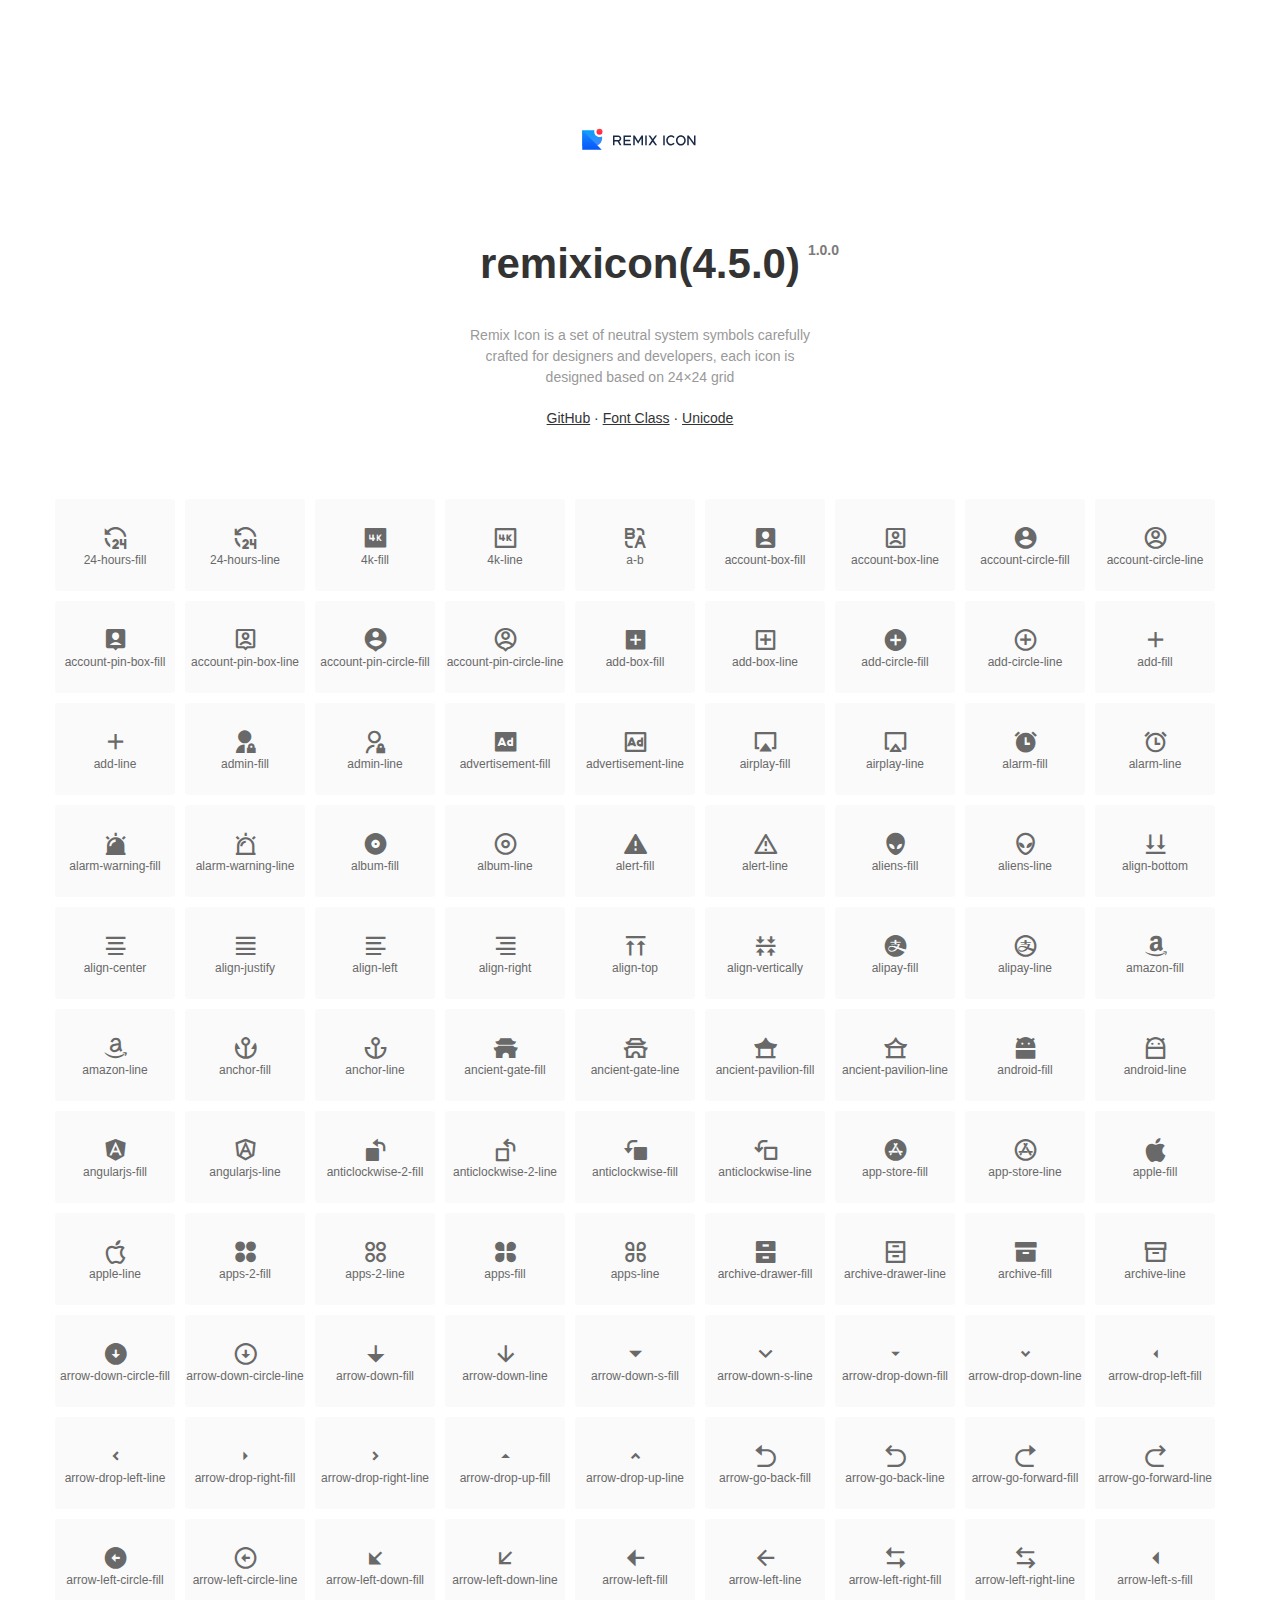
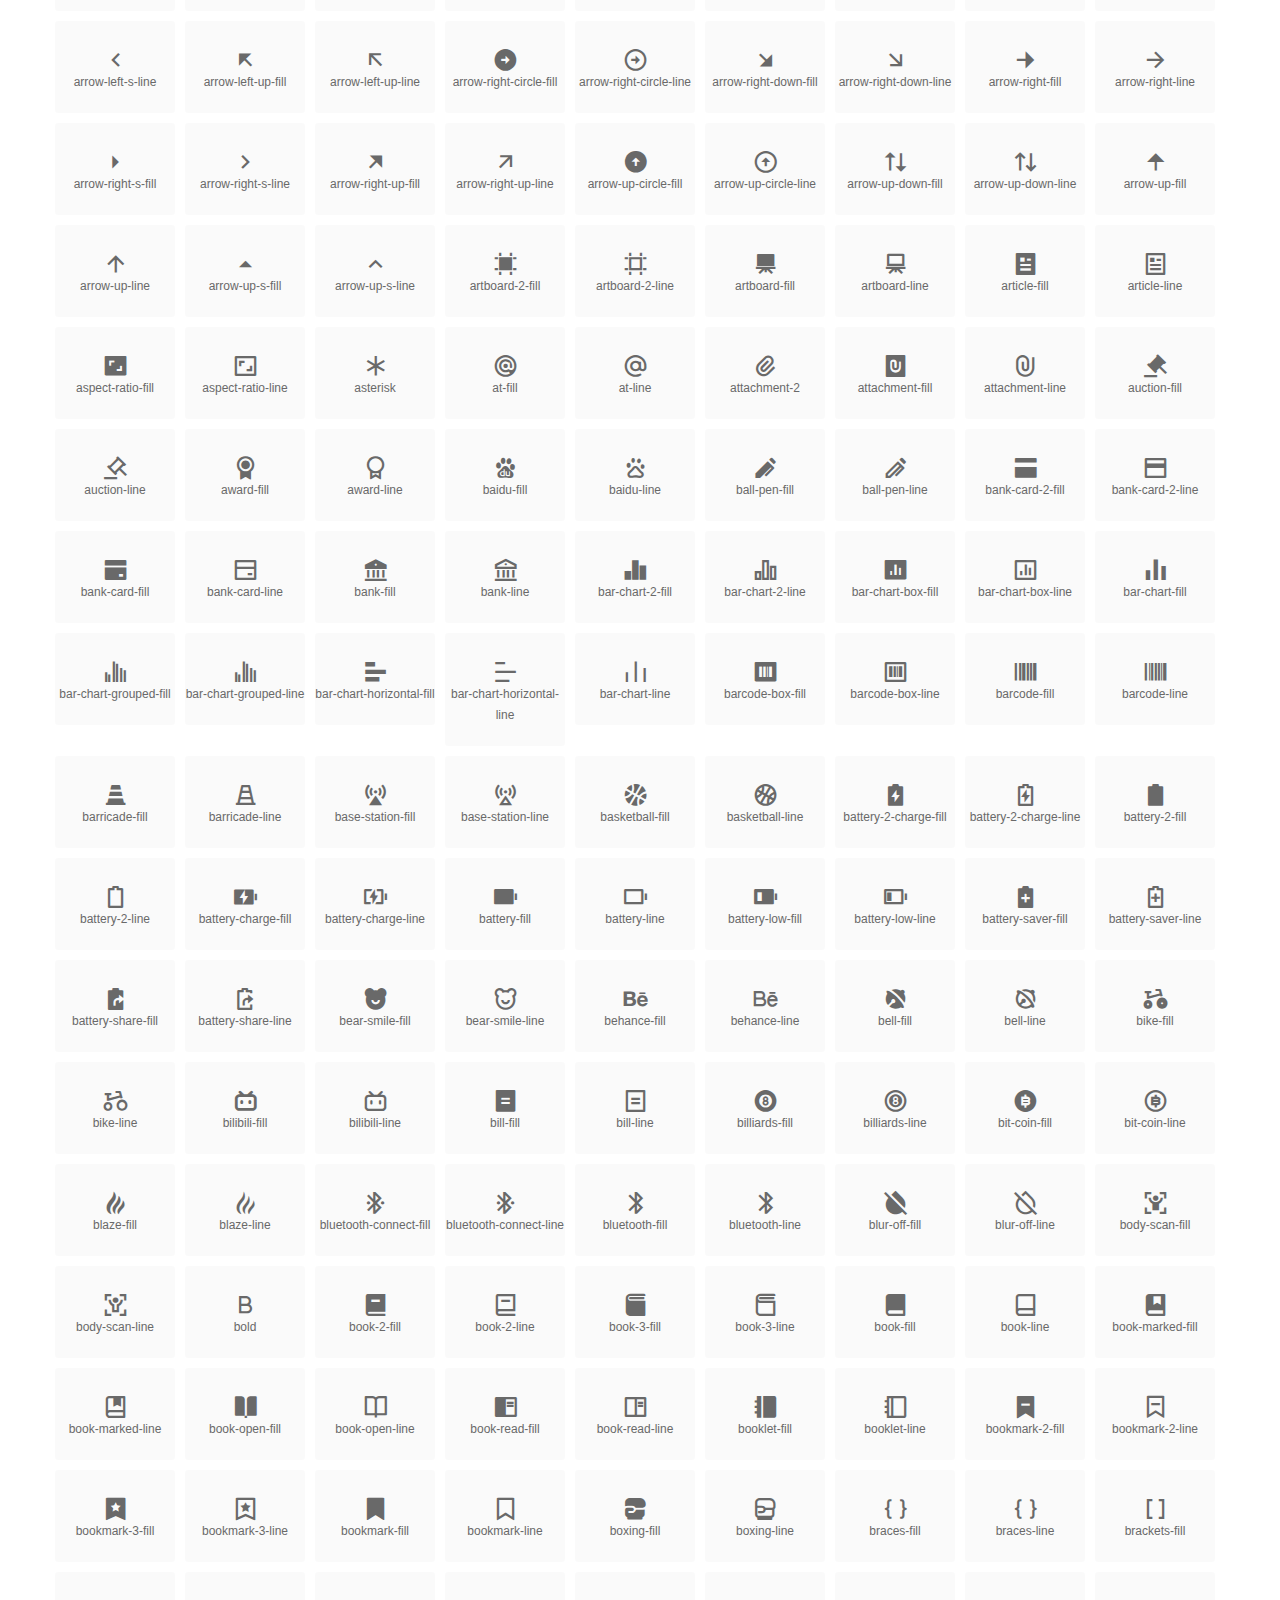
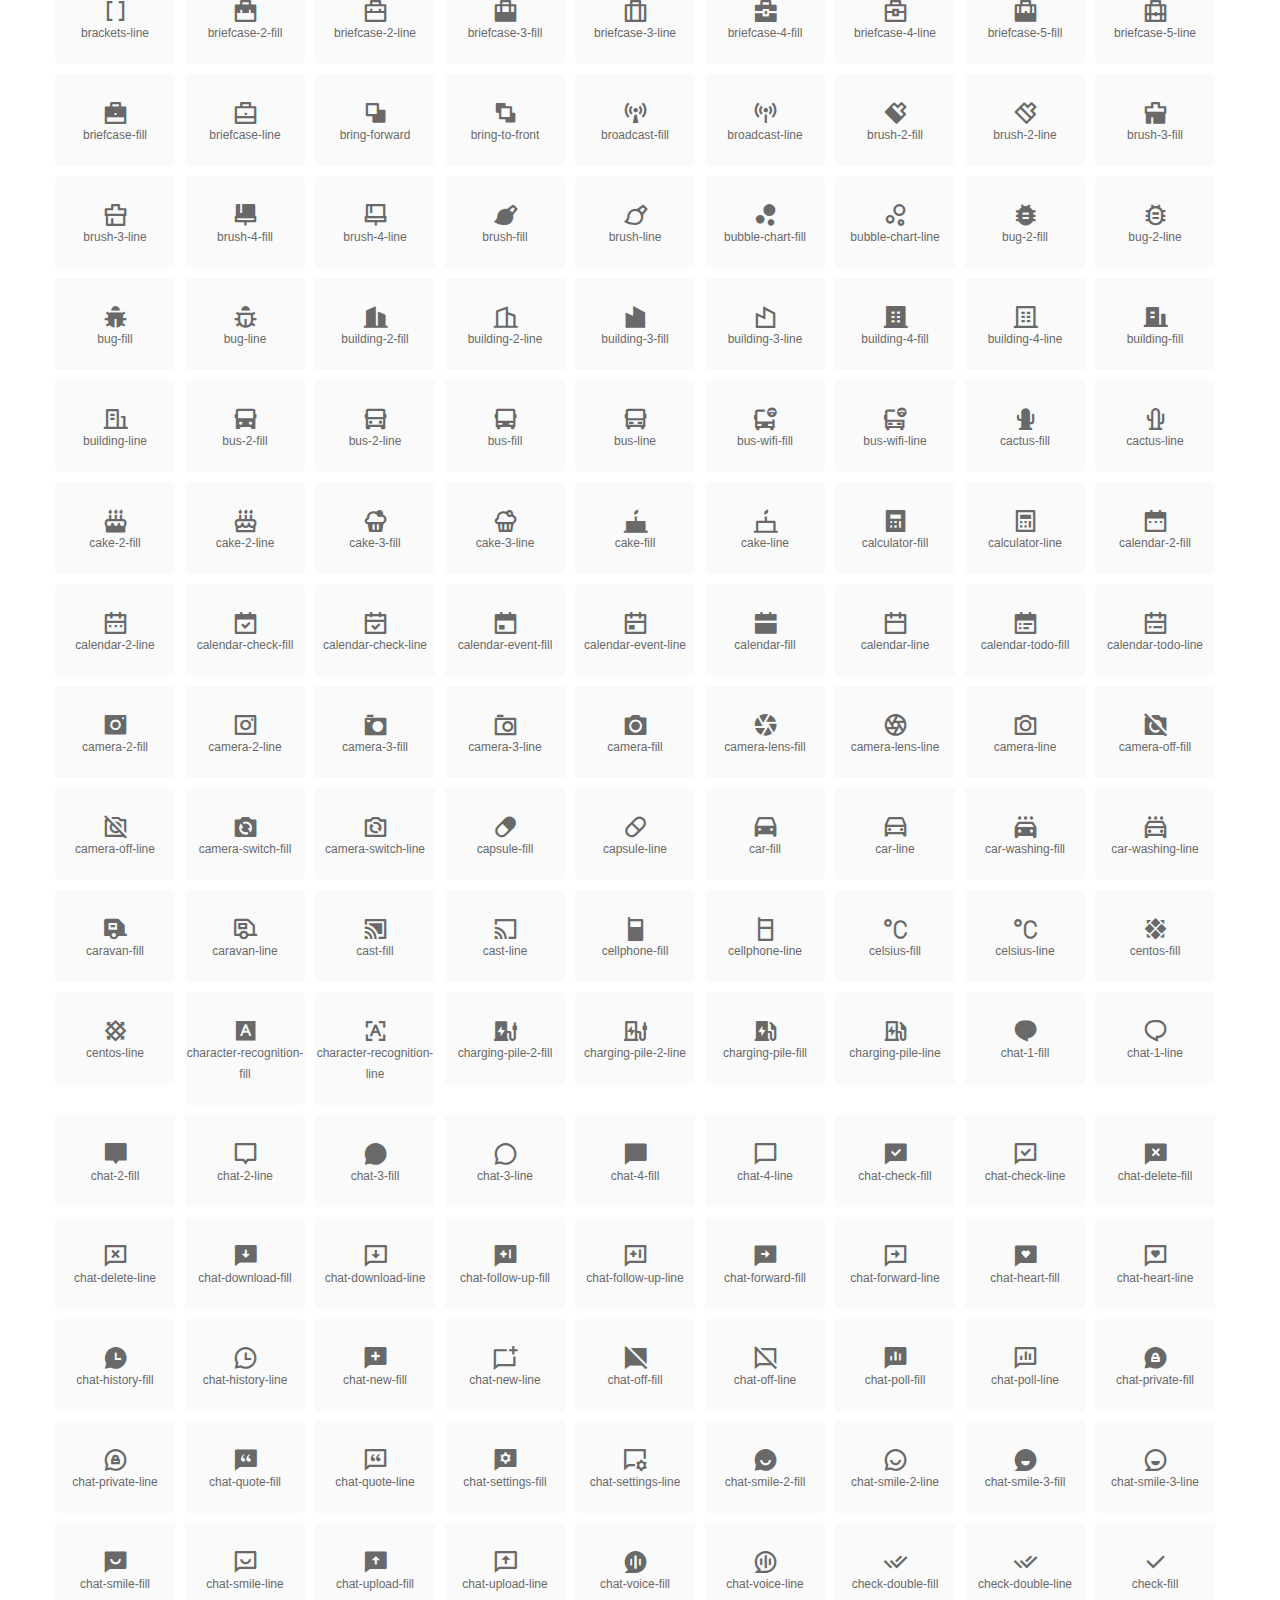
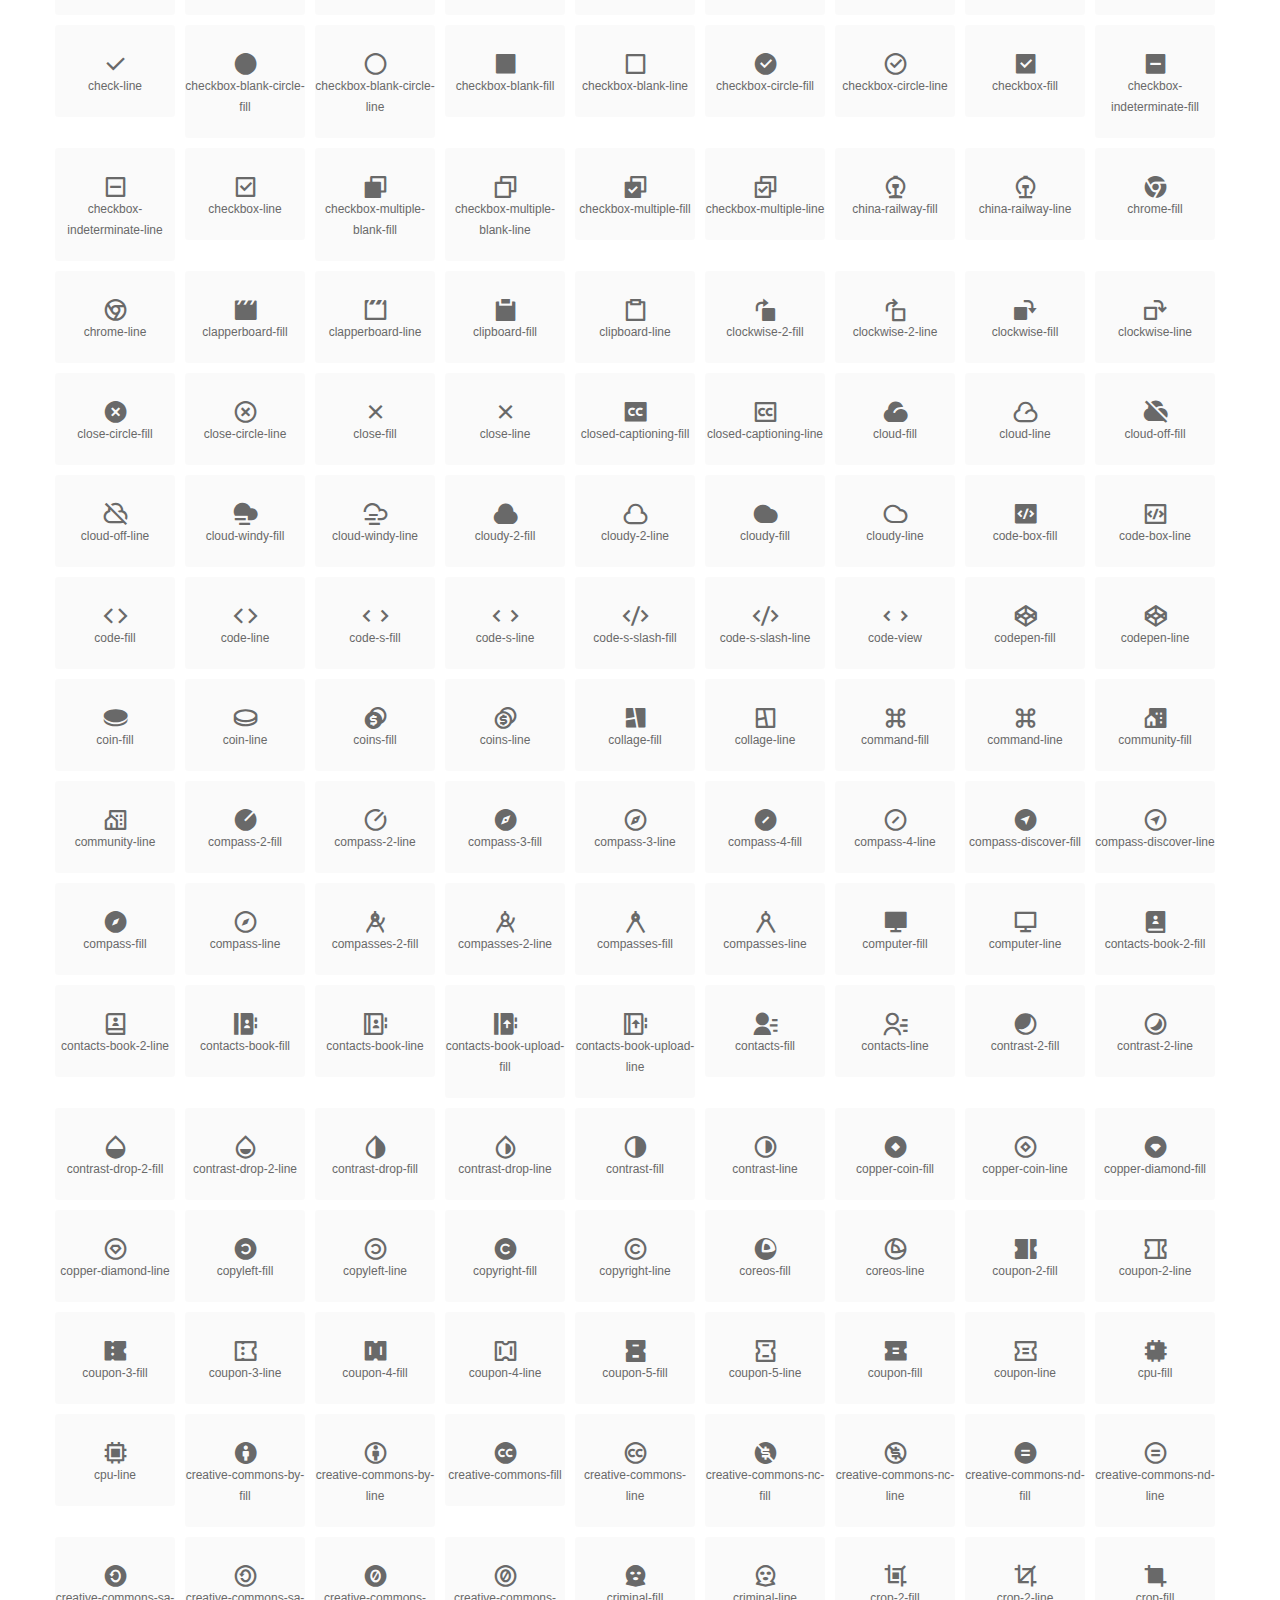
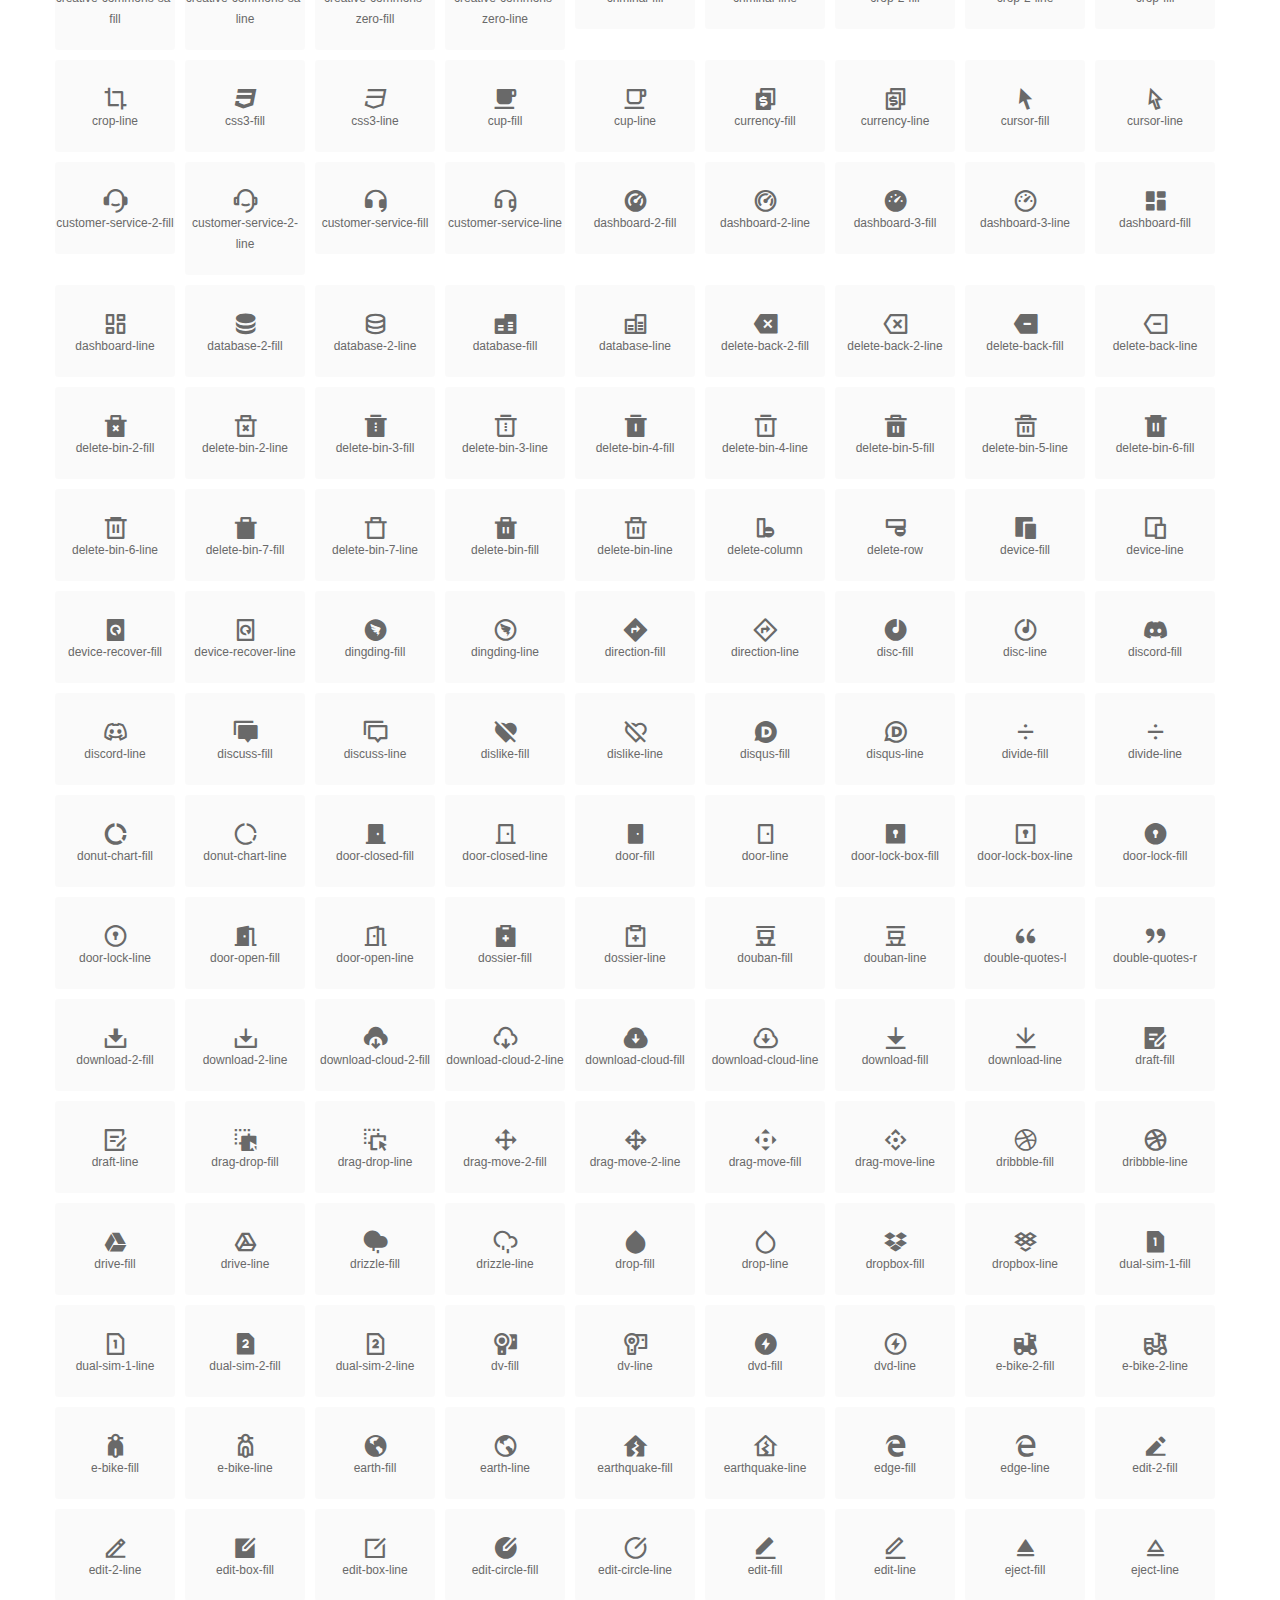
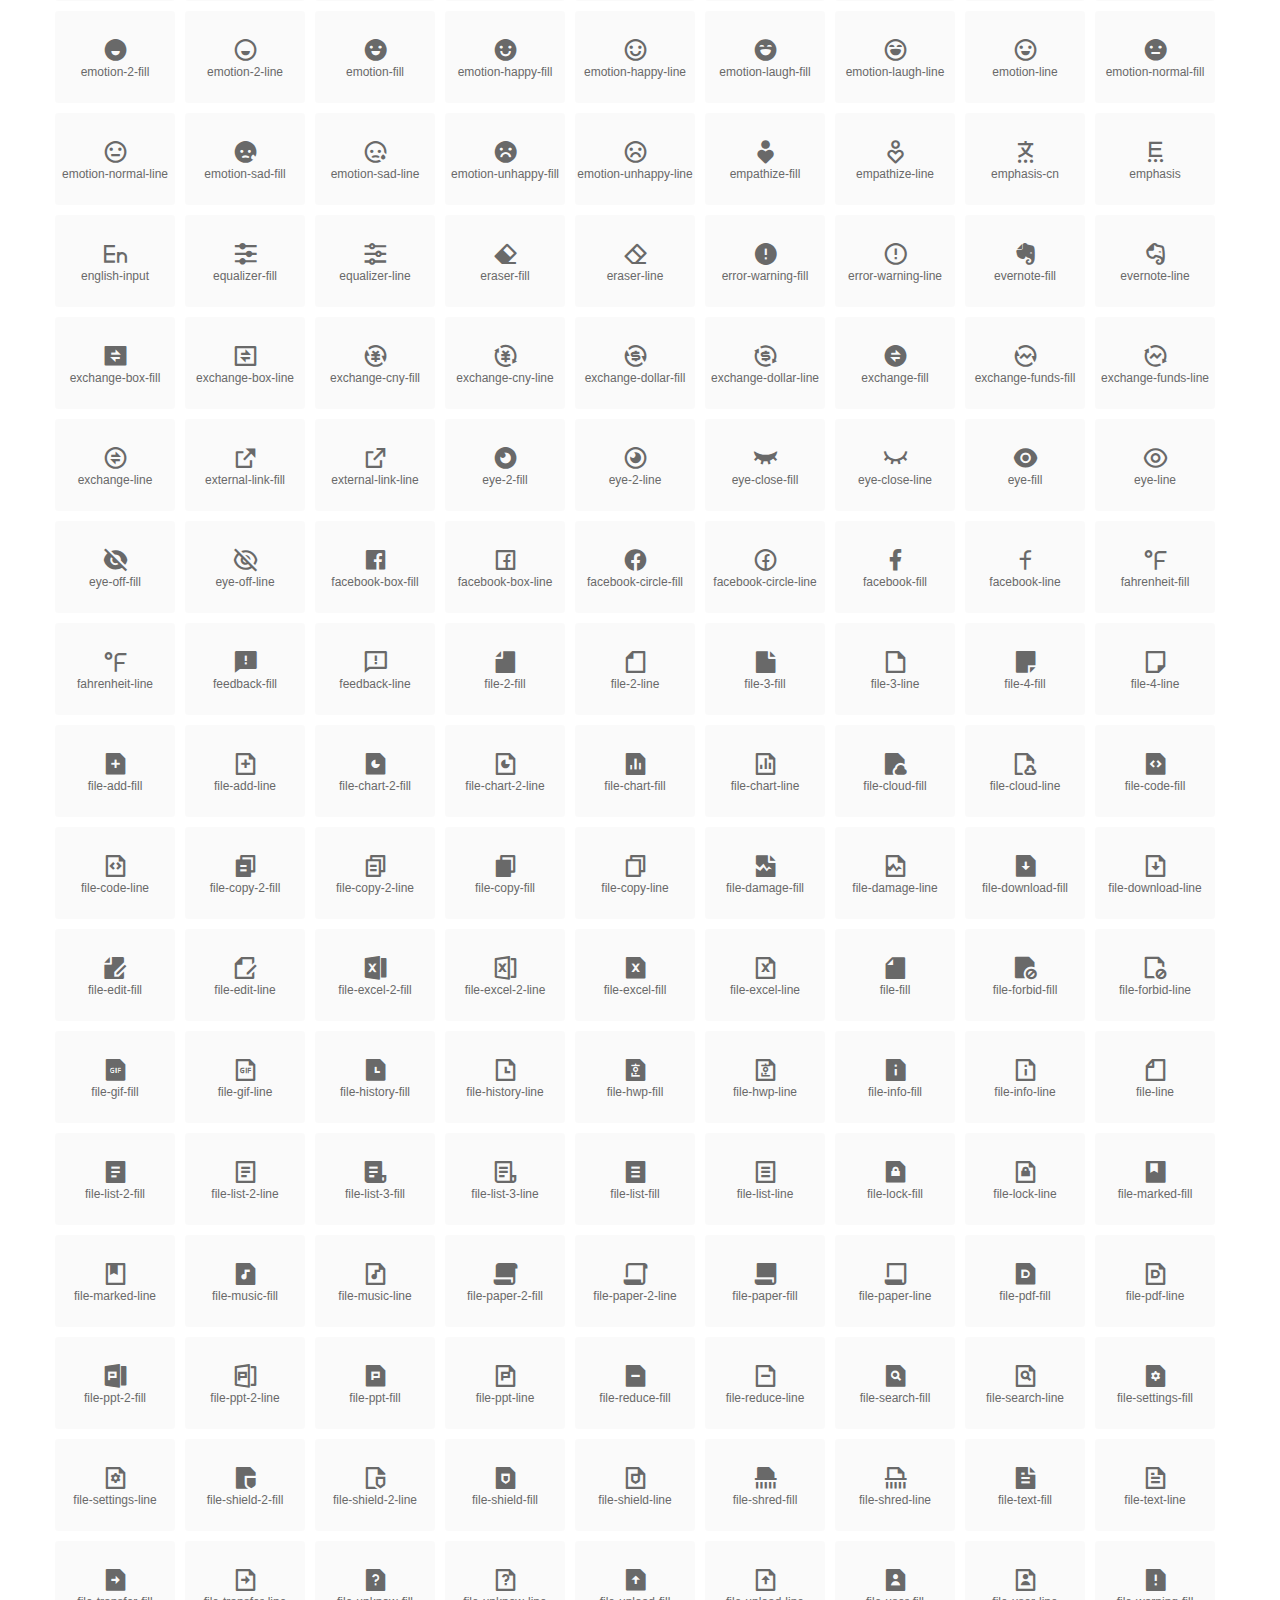
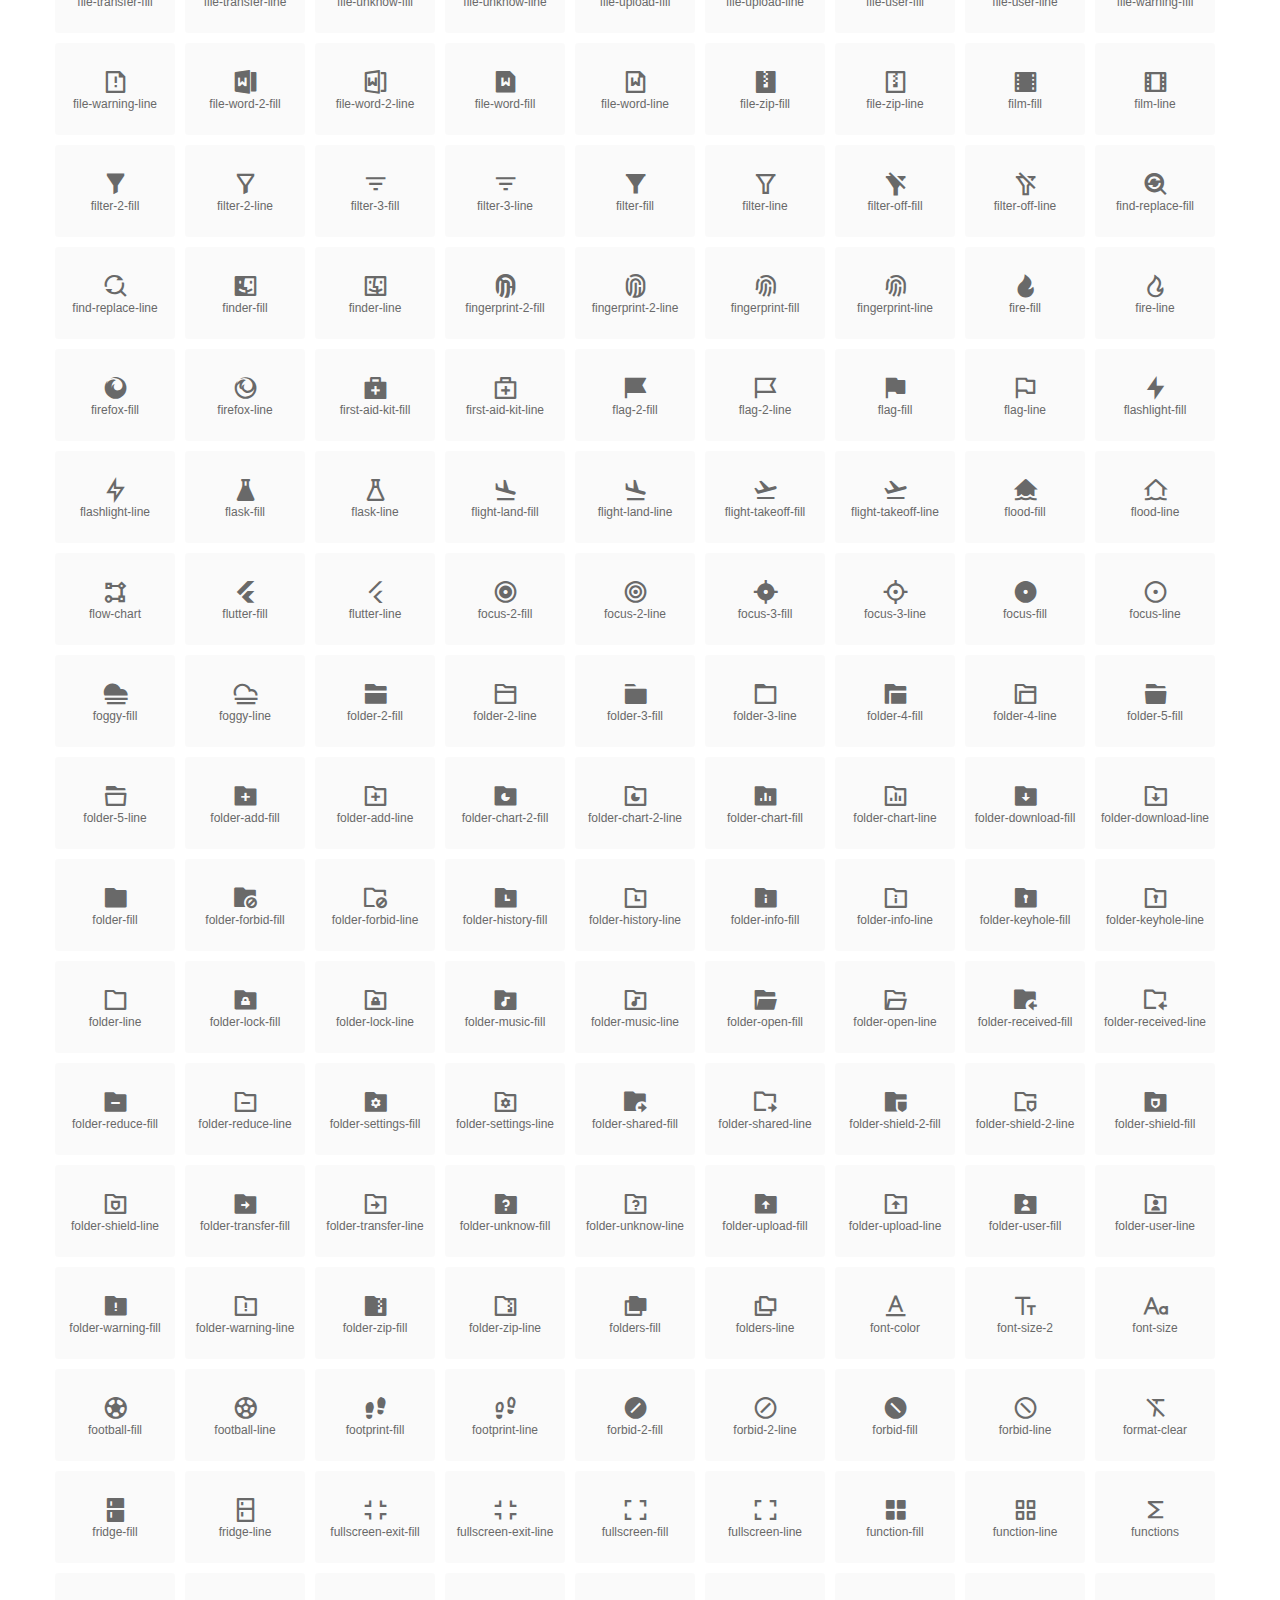
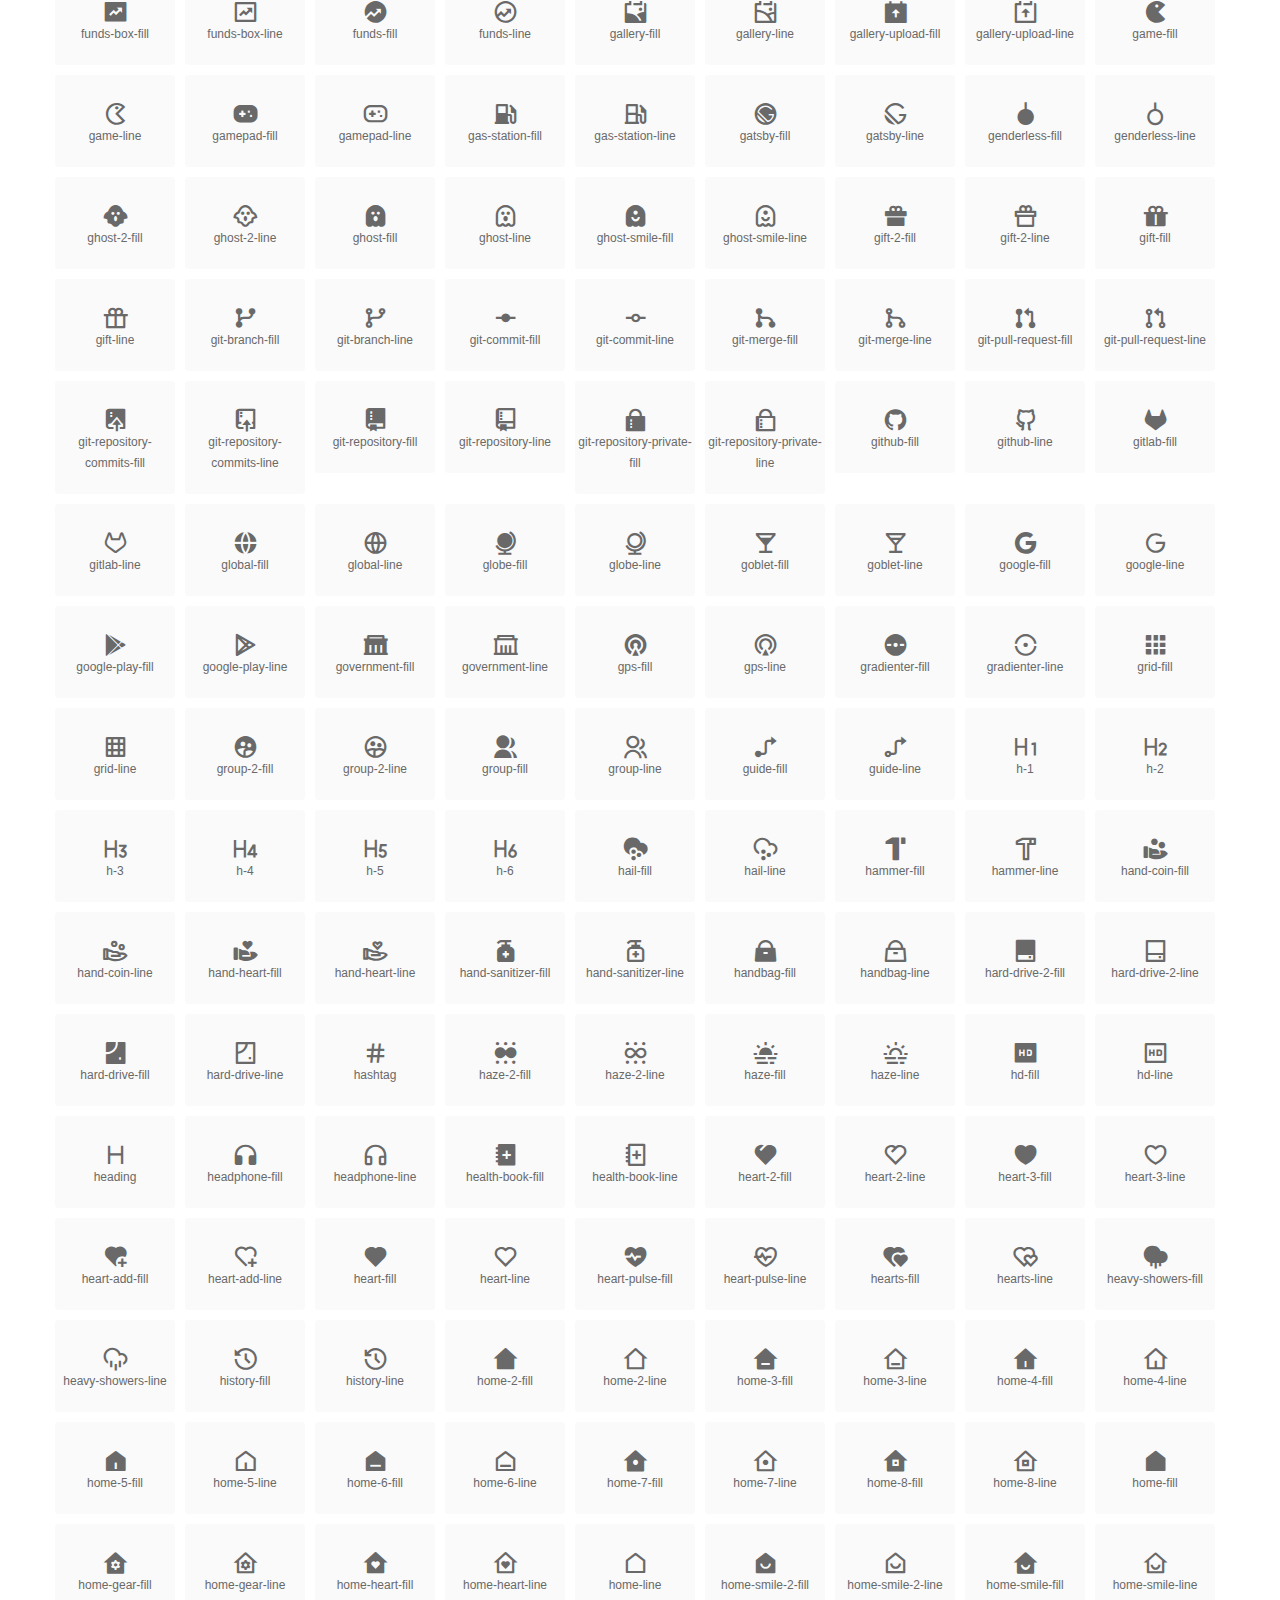
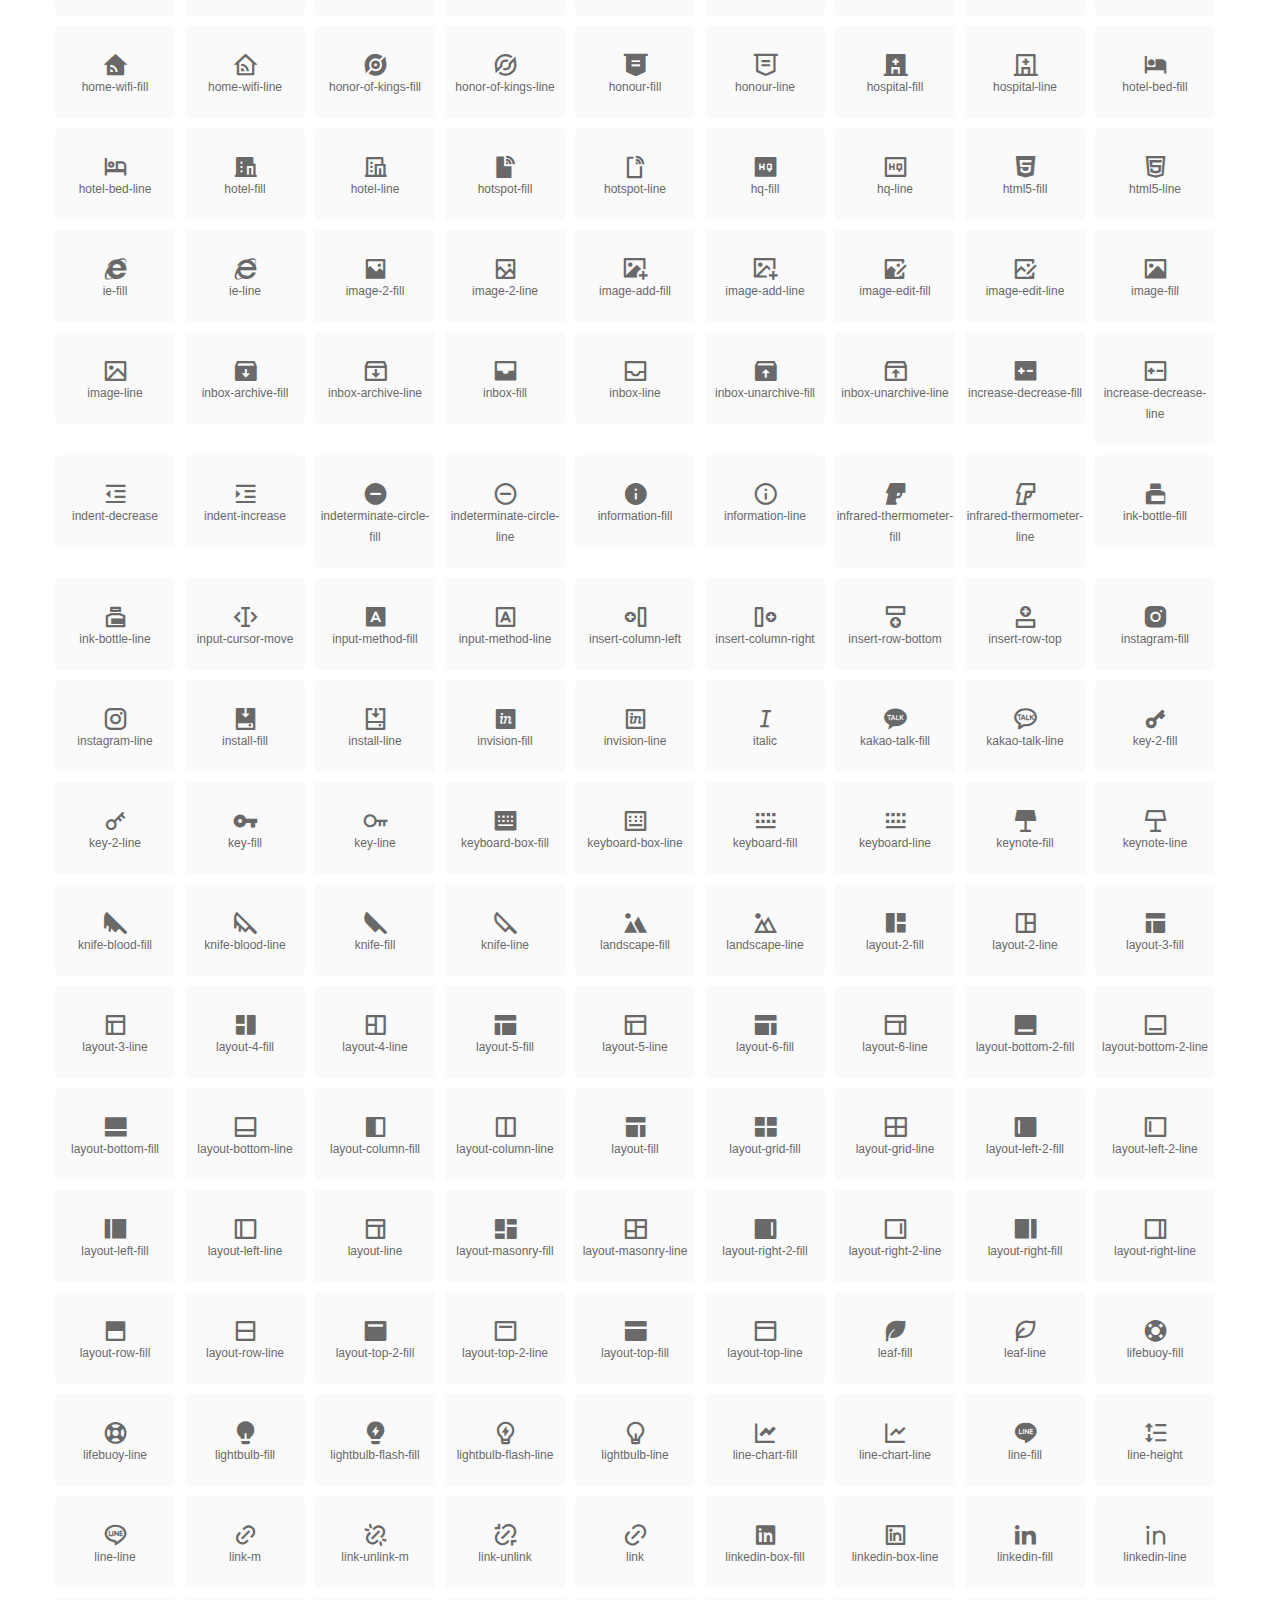
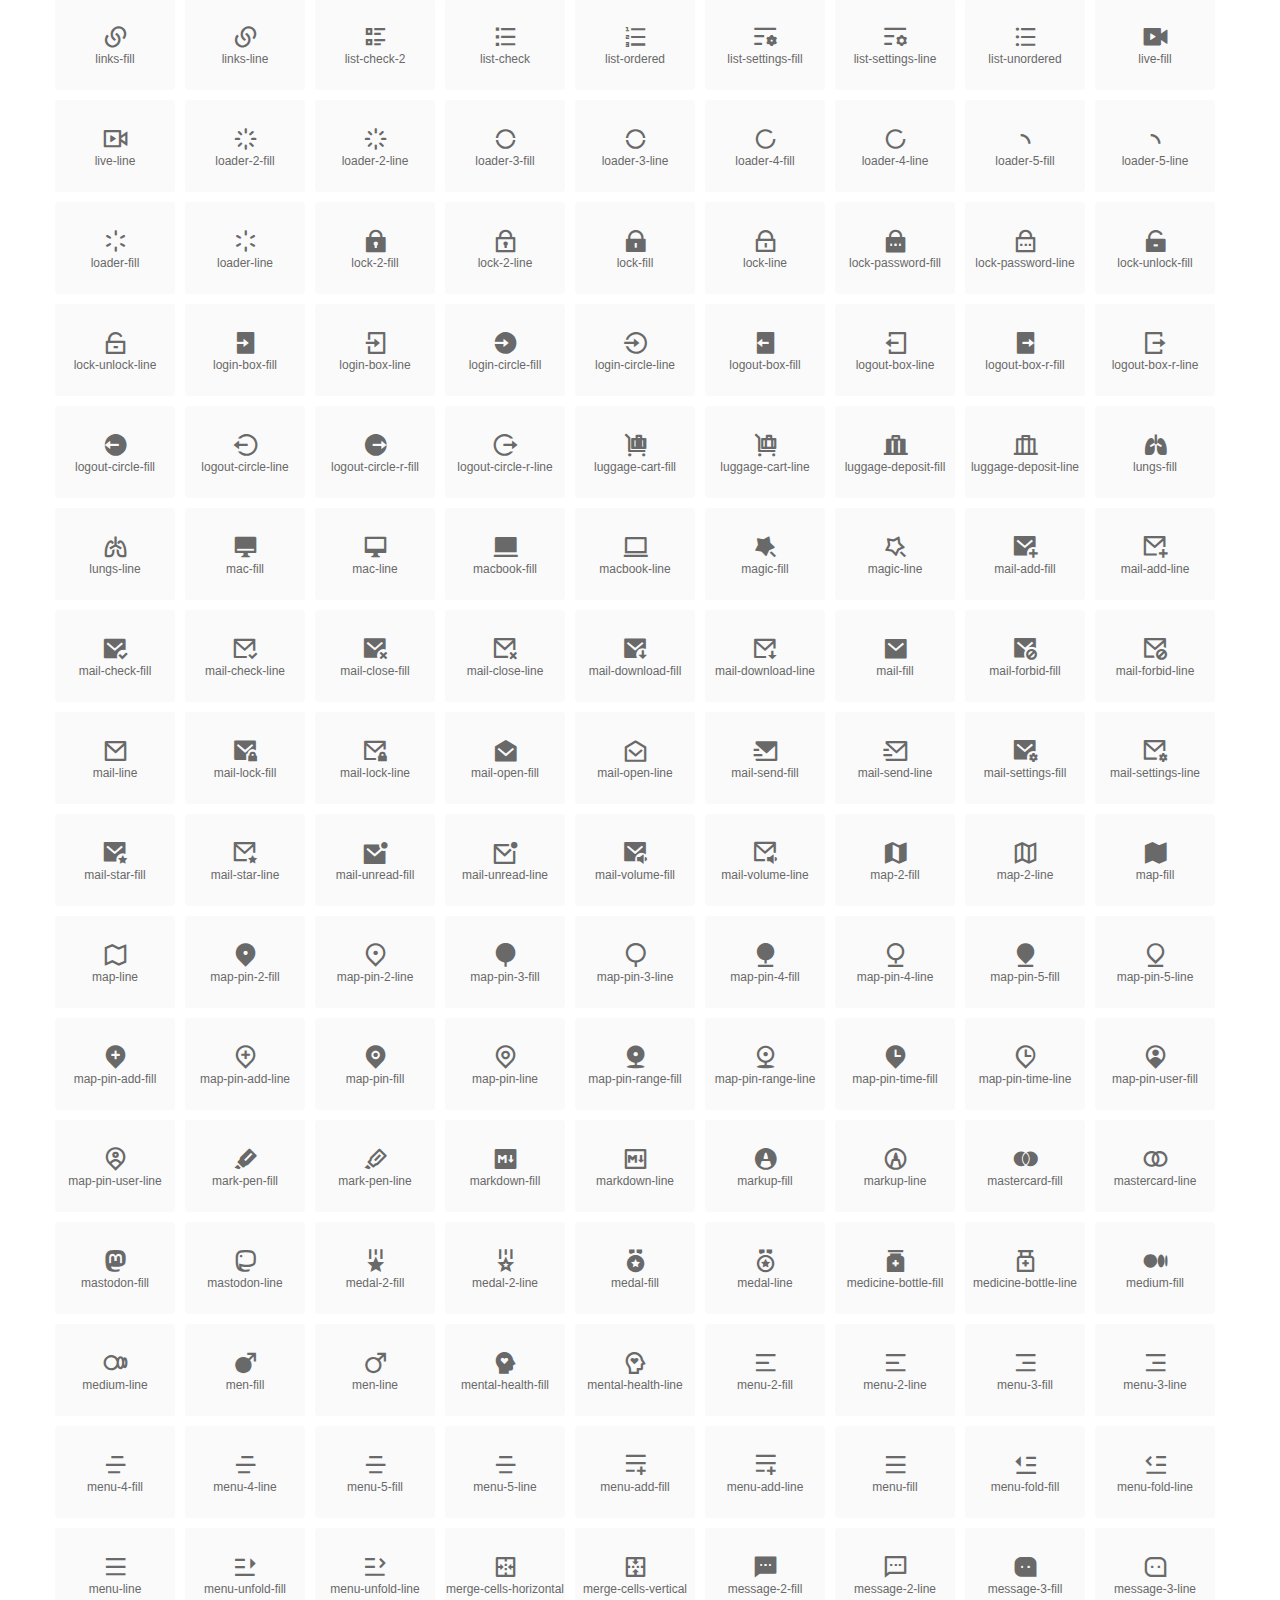
<file: Icons/index.html>
<!DOCTYPE html>
<html lang="en">
<head>
  <meta charset="UTF-8">
  <title>remixicon(4.5.0)</title>
  <meta name="viewport" content="width=device-width,minimum-scale=1.0,maximum-scale=1.0,user-scalable=no">
   
  <meta name="description" content="Remix Icon is a set of neutral system symbols carefully crafted for designers and developers, each icon is designed based on 24×24 grid">
   
  <meta name="keywords" content="remixicon,TTF,EOT,WOFF,WOFF2,SVG">
  
  
  
  <link rel="stylesheet" href="remixicon.css" />
  
  <style>
    *{margin: 0;padding: 0;list-style: none;}
    body { color: #696969; font: 12px/1.5 tahoma, arial, \5b8b\4f53, sans-serif; }
    a { color: #333; text-decoration: underline; }
    a:hover { color: rgb(9, 73, 209); }
    .header { color: #333; text-align: center; padding: 80px 0 60px 0; min-height: 153px; font-size: 14px; }
    .header .logo svg { height: 120px; width: 120px; }
    .header h1 { font-size: 42px; padding: 26px 0 10px 0; }
    .header sup {font-size: 14px; margin: 8px 0 0 8px; position: absolute; color: #7b7b7b; }
    .info {
      color: #999;
      font-weight: normal;
      max-width: 346px;
      margin: 0 auto;
      padding: 20px 0;
      font-size: 14px;
    }

    .icons { max-width: 1190px; margin: 0 auto; }
    .icons ul { text-align: center; }
    .icons ul li {
      vertical-align: top;
      width: 120px;
      display: inline-block;
      text-align: center;
      background-color: rgba(0,0,0,.02);
      border-radius: 3px;
      padding: 29px 0 10px 0;
      margin-right: 10px;
      margin-top: 10px;
      transition: all 0.6s ease;
    }
    .icons ul li:hover { background-color: rgba(0,0,0,.06); }
    .icons ul li:hover span { color: #3c75e4; opacity: 1; }
    .icons ul li .unicode { color: #8c8c8c; opacity: 0.3; }
    .icons ul li h4 {
      font-weight: normal;
      padding: 10px 0 5px 0;
      display: block;
      color: #8c8c8c;
      font-size: 14px;
      line-height: 12px;
      opacity: 0.8;
    }
    .icons ul li:hover h4 { opacity: 1; }
    .icons ul li svg { width: 24px; height: 24px; }
    .icons ul li:hover { color: #3c75e4; }
    .footer { text-align: center; padding: 10px 0 90px 0; }
    .footer a { text-align: center; padding: 10px 0 90px 0; color: #696969;}
    .footer a:hover { color: #0949d1; }
    .links { text-align: center; padding: 50px 0 0 0; font-size: 14px; }
    
    .icons ul li.class-icon { font-size: 21px; line-height: 21px; padding-bottom: 20px; }
    .icons ul li.class-icon p{ font-size: 12px; }
    .icons ul li.class-icon [class^="ri-"]{ font-size: 26px; }
    
    
    
  </style>
  
</head>

<body>
  
  <div class="header">
    
    <div class="logo">
      <a href="./"><svg width="160" height="32" viewBox="0 0 160 32" fill="none" xmlns="http://www.w3.org/2000/svg">
<path d="M121.5 9.80005C123.33 9.80005 124.984 10.5797 126.165 11.8344L124.75 13.2496C123.929 12.3549 122.773 11.8 121.5 11.8C119.029 11.8 117 13.891 117 16.5C117 19.1091 119.029 21.2 121.5 21.2C122.773 21.2 123.929 20.6452 124.75 19.7505L126.165 21.1657C124.984 22.4204 123.33 23.2 121.5 23.2C117.91 23.2 115 20.2004 115 16.5C115 12.7997 117.91 9.80005 121.5 9.80005Z" fill="#1A2947"/>
<path d="M113 10V23H111V10H113Z" fill="#1A2947"/>
<path d="M154 23V9.99988H152L152 19.6019L144.997 9.99988L143 10.0039V23H145L145 13.3969L152 23H154Z" fill="#1A2947"/>
<path d="M68 10V12H60V15.5H67V17.5H60V21H68V23H58V10H68Z" fill="#1A2947"/>
<path d="M82 10L77.4999 17.201L73 10H71V23H73V13.775L77.4999 20.975L82 13.773V23H84V10H82Z" fill="#1A2947"/>
<path d="M89 10V23H87V10H89Z" fill="#1A2947"/>
<path d="M96.9999 14.7565L93.6689 9.99951H91.2279L95.7789 16.4995L91.2289 22.9995H93.6689L96.9999 18.2435L100.33 22.9995H102.772L98.2209 16.4995L102.773 9.99951H100.33L96.9999 14.7565Z" fill="#1A2947"/>
<path fill-rule="evenodd" clip-rule="evenodd" d="M141 16.5C141 12.7997 138.09 9.80005 134.5 9.80005C130.91 9.80005 128 12.7997 128 16.5C128 20.2004 130.91 23.2 134.5 23.2C138.09 23.2 141 20.2004 141 16.5ZM130 16.5C130 13.891 132.029 11.8 134.5 11.8C136.971 11.8 139 13.891 139 16.5C139 19.1091 136.971 21.2 134.5 21.2C132.029 21.2 130 19.1091 130 16.5Z" fill="#1A2947"/>
<path fill-rule="evenodd" clip-rule="evenodd" d="M51 10C53.2091 10 55 11.7909 55 14C55 15.7175 53.9176 17.1821 52.3977 17.749L55.1901 22.999H52.9251L50.267 18H46V23H44V10H51ZM46 11.999V15.999L51 16C52.1046 16 53 15.1046 53 14C53 12.8955 52.1 12 51 12L46 11.999Z" fill="#1A2947"/>
<path fill-rule="evenodd" clip-rule="evenodd" d="M19.2887 3.00389C19.1928 3.0013 19.0965 3 19 3H3V24H19C24.799 24 29.5 19.299 29.5 13.5C29.5 12.7108 29.4129 11.942 29.2479 11.2025C28.2772 11.7119 27.1722 12 26 12C22.134 12 19 8.86599 19 5C19 4.30645 19.1009 3.63646 19.2887 3.00389Z" fill="url(#paint0_linear_960_1054)"/>
<g filter="url(#filter0_b_960_1054)">
<path fill-rule="evenodd" clip-rule="evenodd" d="M3 3L29 29H3V3Z" fill="url(#paint1_linear_960_1054)"/>
</g>
<circle cx="26" cy="5" r="4" fill="url(#paint2_linear_960_1054)"/>
<defs>
<filter id="filter0_b_960_1054" x="-2.43656" y="-2.43656" width="36.8731" height="36.8731" filterUnits="userSpaceOnUse" color-interpolation-filters="sRGB">
<feFlood flood-opacity="0" result="BackgroundImageFix"/>
<feGaussianBlur in="BackgroundImage" stdDeviation="2.71828"/>
<feComposite in2="SourceAlpha" operator="in" result="effect1_backgroundBlur_960_1054"/>
<feBlend mode="normal" in="SourceGraphic" in2="effect1_backgroundBlur_960_1054" result="shape"/>
</filter>
<linearGradient id="paint0_linear_960_1054" x1="3" y1="3" x2="3" y2="24" gradientUnits="userSpaceOnUse">
<stop stop-color="#05A0FA"/>
<stop offset="1" stop-color="#4785FF"/>
</linearGradient>
<linearGradient id="paint1_linear_960_1054" x1="3" y1="3" x2="3" y2="29" gradientUnits="userSpaceOnUse">
<stop stop-color="#1A8CFF"/>
<stop offset="1" stop-color="#0557FA"/>
</linearGradient>
<linearGradient id="paint2_linear_960_1054" x1="22" y1="1" x2="22" y2="9" gradientUnits="userSpaceOnUse">
<stop stop-color="#FF463A"/>
<stop offset="1" stop-color="#FF1F5A"/>
</linearGradient>
</defs>
</svg>
</a>
    </div>
    
    <h1>remixicon(4.5.0)<sup>1.0.0</sup></h1>
    <div class="info">
      Remix Icon is a set of neutral system symbols carefully crafted for designers and developers, each icon is designed based on 24×24 grid
    </div>
    <p>
      
      <a href="https://github.com/Remix-Design/remixicon.git">GitHub</a> · 
      
      <a href="index.html">Font Class</a> · 
      
      <a href="unicode.html">Unicode</a>
      
    </p>
  </div>
  <div class="icons">
    <ul>
      <li class="class-icon"><i class="ri-24-hours-fill"></i><p class="name">24-hours-fill</p></li><li class="class-icon"><i class="ri-24-hours-line"></i><p class="name">24-hours-line</p></li><li class="class-icon"><i class="ri-4k-fill"></i><p class="name">4k-fill</p></li><li class="class-icon"><i class="ri-4k-line"></i><p class="name">4k-line</p></li><li class="class-icon"><i class="ri-a-b"></i><p class="name">a-b</p></li><li class="class-icon"><i class="ri-account-box-fill"></i><p class="name">account-box-fill</p></li><li class="class-icon"><i class="ri-account-box-line"></i><p class="name">account-box-line</p></li><li class="class-icon"><i class="ri-account-circle-fill"></i><p class="name">account-circle-fill</p></li><li class="class-icon"><i class="ri-account-circle-line"></i><p class="name">account-circle-line</p></li><li class="class-icon"><i class="ri-account-pin-box-fill"></i><p class="name">account-pin-box-fill</p></li><li class="class-icon"><i class="ri-account-pin-box-line"></i><p class="name">account-pin-box-line</p></li><li class="class-icon"><i class="ri-account-pin-circle-fill"></i><p class="name">account-pin-circle-fill</p></li><li class="class-icon"><i class="ri-account-pin-circle-line"></i><p class="name">account-pin-circle-line</p></li><li class="class-icon"><i class="ri-add-box-fill"></i><p class="name">add-box-fill</p></li><li class="class-icon"><i class="ri-add-box-line"></i><p class="name">add-box-line</p></li><li class="class-icon"><i class="ri-add-circle-fill"></i><p class="name">add-circle-fill</p></li><li class="class-icon"><i class="ri-add-circle-line"></i><p class="name">add-circle-line</p></li><li class="class-icon"><i class="ri-add-fill"></i><p class="name">add-fill</p></li><li class="class-icon"><i class="ri-add-line"></i><p class="name">add-line</p></li><li class="class-icon"><i class="ri-admin-fill"></i><p class="name">admin-fill</p></li><li class="class-icon"><i class="ri-admin-line"></i><p class="name">admin-line</p></li><li class="class-icon"><i class="ri-advertisement-fill"></i><p class="name">advertisement-fill</p></li><li class="class-icon"><i class="ri-advertisement-line"></i><p class="name">advertisement-line</p></li><li class="class-icon"><i class="ri-airplay-fill"></i><p class="name">airplay-fill</p></li><li class="class-icon"><i class="ri-airplay-line"></i><p class="name">airplay-line</p></li><li class="class-icon"><i class="ri-alarm-fill"></i><p class="name">alarm-fill</p></li><li class="class-icon"><i class="ri-alarm-line"></i><p class="name">alarm-line</p></li><li class="class-icon"><i class="ri-alarm-warning-fill"></i><p class="name">alarm-warning-fill</p></li><li class="class-icon"><i class="ri-alarm-warning-line"></i><p class="name">alarm-warning-line</p></li><li class="class-icon"><i class="ri-album-fill"></i><p class="name">album-fill</p></li><li class="class-icon"><i class="ri-album-line"></i><p class="name">album-line</p></li><li class="class-icon"><i class="ri-alert-fill"></i><p class="name">alert-fill</p></li><li class="class-icon"><i class="ri-alert-line"></i><p class="name">alert-line</p></li><li class="class-icon"><i class="ri-aliens-fill"></i><p class="name">aliens-fill</p></li><li class="class-icon"><i class="ri-aliens-line"></i><p class="name">aliens-line</p></li><li class="class-icon"><i class="ri-align-bottom"></i><p class="name">align-bottom</p></li><li class="class-icon"><i class="ri-align-center"></i><p class="name">align-center</p></li><li class="class-icon"><i class="ri-align-justify"></i><p class="name">align-justify</p></li><li class="class-icon"><i class="ri-align-left"></i><p class="name">align-left</p></li><li class="class-icon"><i class="ri-align-right"></i><p class="name">align-right</p></li><li class="class-icon"><i class="ri-align-top"></i><p class="name">align-top</p></li><li class="class-icon"><i class="ri-align-vertically"></i><p class="name">align-vertically</p></li><li class="class-icon"><i class="ri-alipay-fill"></i><p class="name">alipay-fill</p></li><li class="class-icon"><i class="ri-alipay-line"></i><p class="name">alipay-line</p></li><li class="class-icon"><i class="ri-amazon-fill"></i><p class="name">amazon-fill</p></li><li class="class-icon"><i class="ri-amazon-line"></i><p class="name">amazon-line</p></li><li class="class-icon"><i class="ri-anchor-fill"></i><p class="name">anchor-fill</p></li><li class="class-icon"><i class="ri-anchor-line"></i><p class="name">anchor-line</p></li><li class="class-icon"><i class="ri-ancient-gate-fill"></i><p class="name">ancient-gate-fill</p></li><li class="class-icon"><i class="ri-ancient-gate-line"></i><p class="name">ancient-gate-line</p></li><li class="class-icon"><i class="ri-ancient-pavilion-fill"></i><p class="name">ancient-pavilion-fill</p></li><li class="class-icon"><i class="ri-ancient-pavilion-line"></i><p class="name">ancient-pavilion-line</p></li><li class="class-icon"><i class="ri-android-fill"></i><p class="name">android-fill</p></li><li class="class-icon"><i class="ri-android-line"></i><p class="name">android-line</p></li><li class="class-icon"><i class="ri-angularjs-fill"></i><p class="name">angularjs-fill</p></li><li class="class-icon"><i class="ri-angularjs-line"></i><p class="name">angularjs-line</p></li><li class="class-icon"><i class="ri-anticlockwise-2-fill"></i><p class="name">anticlockwise-2-fill</p></li><li class="class-icon"><i class="ri-anticlockwise-2-line"></i><p class="name">anticlockwise-2-line</p></li><li class="class-icon"><i class="ri-anticlockwise-fill"></i><p class="name">anticlockwise-fill</p></li><li class="class-icon"><i class="ri-anticlockwise-line"></i><p class="name">anticlockwise-line</p></li><li class="class-icon"><i class="ri-app-store-fill"></i><p class="name">app-store-fill</p></li><li class="class-icon"><i class="ri-app-store-line"></i><p class="name">app-store-line</p></li><li class="class-icon"><i class="ri-apple-fill"></i><p class="name">apple-fill</p></li><li class="class-icon"><i class="ri-apple-line"></i><p class="name">apple-line</p></li><li class="class-icon"><i class="ri-apps-2-fill"></i><p class="name">apps-2-fill</p></li><li class="class-icon"><i class="ri-apps-2-line"></i><p class="name">apps-2-line</p></li><li class="class-icon"><i class="ri-apps-fill"></i><p class="name">apps-fill</p></li><li class="class-icon"><i class="ri-apps-line"></i><p class="name">apps-line</p></li><li class="class-icon"><i class="ri-archive-drawer-fill"></i><p class="name">archive-drawer-fill</p></li><li class="class-icon"><i class="ri-archive-drawer-line"></i><p class="name">archive-drawer-line</p></li><li class="class-icon"><i class="ri-archive-fill"></i><p class="name">archive-fill</p></li><li class="class-icon"><i class="ri-archive-line"></i><p class="name">archive-line</p></li><li class="class-icon"><i class="ri-arrow-down-circle-fill"></i><p class="name">arrow-down-circle-fill</p></li><li class="class-icon"><i class="ri-arrow-down-circle-line"></i><p class="name">arrow-down-circle-line</p></li><li class="class-icon"><i class="ri-arrow-down-fill"></i><p class="name">arrow-down-fill</p></li><li class="class-icon"><i class="ri-arrow-down-line"></i><p class="name">arrow-down-line</p></li><li class="class-icon"><i class="ri-arrow-down-s-fill"></i><p class="name">arrow-down-s-fill</p></li><li class="class-icon"><i class="ri-arrow-down-s-line"></i><p class="name">arrow-down-s-line</p></li><li class="class-icon"><i class="ri-arrow-drop-down-fill"></i><p class="name">arrow-drop-down-fill</p></li><li class="class-icon"><i class="ri-arrow-drop-down-line"></i><p class="name">arrow-drop-down-line</p></li><li class="class-icon"><i class="ri-arrow-drop-left-fill"></i><p class="name">arrow-drop-left-fill</p></li><li class="class-icon"><i class="ri-arrow-drop-left-line"></i><p class="name">arrow-drop-left-line</p></li><li class="class-icon"><i class="ri-arrow-drop-right-fill"></i><p class="name">arrow-drop-right-fill</p></li><li class="class-icon"><i class="ri-arrow-drop-right-line"></i><p class="name">arrow-drop-right-line</p></li><li class="class-icon"><i class="ri-arrow-drop-up-fill"></i><p class="name">arrow-drop-up-fill</p></li><li class="class-icon"><i class="ri-arrow-drop-up-line"></i><p class="name">arrow-drop-up-line</p></li><li class="class-icon"><i class="ri-arrow-go-back-fill"></i><p class="name">arrow-go-back-fill</p></li><li class="class-icon"><i class="ri-arrow-go-back-line"></i><p class="name">arrow-go-back-line</p></li><li class="class-icon"><i class="ri-arrow-go-forward-fill"></i><p class="name">arrow-go-forward-fill</p></li><li class="class-icon"><i class="ri-arrow-go-forward-line"></i><p class="name">arrow-go-forward-line</p></li><li class="class-icon"><i class="ri-arrow-left-circle-fill"></i><p class="name">arrow-left-circle-fill</p></li><li class="class-icon"><i class="ri-arrow-left-circle-line"></i><p class="name">arrow-left-circle-line</p></li><li class="class-icon"><i class="ri-arrow-left-down-fill"></i><p class="name">arrow-left-down-fill</p></li><li class="class-icon"><i class="ri-arrow-left-down-line"></i><p class="name">arrow-left-down-line</p></li><li class="class-icon"><i class="ri-arrow-left-fill"></i><p class="name">arrow-left-fill</p></li><li class="class-icon"><i class="ri-arrow-left-line"></i><p class="name">arrow-left-line</p></li><li class="class-icon"><i class="ri-arrow-left-right-fill"></i><p class="name">arrow-left-right-fill</p></li><li class="class-icon"><i class="ri-arrow-left-right-line"></i><p class="name">arrow-left-right-line</p></li><li class="class-icon"><i class="ri-arrow-left-s-fill"></i><p class="name">arrow-left-s-fill</p></li><li class="class-icon"><i class="ri-arrow-left-s-line"></i><p class="name">arrow-left-s-line</p></li><li class="class-icon"><i class="ri-arrow-left-up-fill"></i><p class="name">arrow-left-up-fill</p></li><li class="class-icon"><i class="ri-arrow-left-up-line"></i><p class="name">arrow-left-up-line</p></li><li class="class-icon"><i class="ri-arrow-right-circle-fill"></i><p class="name">arrow-right-circle-fill</p></li><li class="class-icon"><i class="ri-arrow-right-circle-line"></i><p class="name">arrow-right-circle-line</p></li><li class="class-icon"><i class="ri-arrow-right-down-fill"></i><p class="name">arrow-right-down-fill</p></li><li class="class-icon"><i class="ri-arrow-right-down-line"></i><p class="name">arrow-right-down-line</p></li><li class="class-icon"><i class="ri-arrow-right-fill"></i><p class="name">arrow-right-fill</p></li><li class="class-icon"><i class="ri-arrow-right-line"></i><p class="name">arrow-right-line</p></li><li class="class-icon"><i class="ri-arrow-right-s-fill"></i><p class="name">arrow-right-s-fill</p></li><li class="class-icon"><i class="ri-arrow-right-s-line"></i><p class="name">arrow-right-s-line</p></li><li class="class-icon"><i class="ri-arrow-right-up-fill"></i><p class="name">arrow-right-up-fill</p></li><li class="class-icon"><i class="ri-arrow-right-up-line"></i><p class="name">arrow-right-up-line</p></li><li class="class-icon"><i class="ri-arrow-up-circle-fill"></i><p class="name">arrow-up-circle-fill</p></li><li class="class-icon"><i class="ri-arrow-up-circle-line"></i><p class="name">arrow-up-circle-line</p></li><li class="class-icon"><i class="ri-arrow-up-down-fill"></i><p class="name">arrow-up-down-fill</p></li><li class="class-icon"><i class="ri-arrow-up-down-line"></i><p class="name">arrow-up-down-line</p></li><li class="class-icon"><i class="ri-arrow-up-fill"></i><p class="name">arrow-up-fill</p></li><li class="class-icon"><i class="ri-arrow-up-line"></i><p class="name">arrow-up-line</p></li><li class="class-icon"><i class="ri-arrow-up-s-fill"></i><p class="name">arrow-up-s-fill</p></li><li class="class-icon"><i class="ri-arrow-up-s-line"></i><p class="name">arrow-up-s-line</p></li><li class="class-icon"><i class="ri-artboard-2-fill"></i><p class="name">artboard-2-fill</p></li><li class="class-icon"><i class="ri-artboard-2-line"></i><p class="name">artboard-2-line</p></li><li class="class-icon"><i class="ri-artboard-fill"></i><p class="name">artboard-fill</p></li><li class="class-icon"><i class="ri-artboard-line"></i><p class="name">artboard-line</p></li><li class="class-icon"><i class="ri-article-fill"></i><p class="name">article-fill</p></li><li class="class-icon"><i class="ri-article-line"></i><p class="name">article-line</p></li><li class="class-icon"><i class="ri-aspect-ratio-fill"></i><p class="name">aspect-ratio-fill</p></li><li class="class-icon"><i class="ri-aspect-ratio-line"></i><p class="name">aspect-ratio-line</p></li><li class="class-icon"><i class="ri-asterisk"></i><p class="name">asterisk</p></li><li class="class-icon"><i class="ri-at-fill"></i><p class="name">at-fill</p></li><li class="class-icon"><i class="ri-at-line"></i><p class="name">at-line</p></li><li class="class-icon"><i class="ri-attachment-2"></i><p class="name">attachment-2</p></li><li class="class-icon"><i class="ri-attachment-fill"></i><p class="name">attachment-fill</p></li><li class="class-icon"><i class="ri-attachment-line"></i><p class="name">attachment-line</p></li><li class="class-icon"><i class="ri-auction-fill"></i><p class="name">auction-fill</p></li><li class="class-icon"><i class="ri-auction-line"></i><p class="name">auction-line</p></li><li class="class-icon"><i class="ri-award-fill"></i><p class="name">award-fill</p></li><li class="class-icon"><i class="ri-award-line"></i><p class="name">award-line</p></li><li class="class-icon"><i class="ri-baidu-fill"></i><p class="name">baidu-fill</p></li><li class="class-icon"><i class="ri-baidu-line"></i><p class="name">baidu-line</p></li><li class="class-icon"><i class="ri-ball-pen-fill"></i><p class="name">ball-pen-fill</p></li><li class="class-icon"><i class="ri-ball-pen-line"></i><p class="name">ball-pen-line</p></li><li class="class-icon"><i class="ri-bank-card-2-fill"></i><p class="name">bank-card-2-fill</p></li><li class="class-icon"><i class="ri-bank-card-2-line"></i><p class="name">bank-card-2-line</p></li><li class="class-icon"><i class="ri-bank-card-fill"></i><p class="name">bank-card-fill</p></li><li class="class-icon"><i class="ri-bank-card-line"></i><p class="name">bank-card-line</p></li><li class="class-icon"><i class="ri-bank-fill"></i><p class="name">bank-fill</p></li><li class="class-icon"><i class="ri-bank-line"></i><p class="name">bank-line</p></li><li class="class-icon"><i class="ri-bar-chart-2-fill"></i><p class="name">bar-chart-2-fill</p></li><li class="class-icon"><i class="ri-bar-chart-2-line"></i><p class="name">bar-chart-2-line</p></li><li class="class-icon"><i class="ri-bar-chart-box-fill"></i><p class="name">bar-chart-box-fill</p></li><li class="class-icon"><i class="ri-bar-chart-box-line"></i><p class="name">bar-chart-box-line</p></li><li class="class-icon"><i class="ri-bar-chart-fill"></i><p class="name">bar-chart-fill</p></li><li class="class-icon"><i class="ri-bar-chart-grouped-fill"></i><p class="name">bar-chart-grouped-fill</p></li><li class="class-icon"><i class="ri-bar-chart-grouped-line"></i><p class="name">bar-chart-grouped-line</p></li><li class="class-icon"><i class="ri-bar-chart-horizontal-fill"></i><p class="name">bar-chart-horizontal-fill</p></li><li class="class-icon"><i class="ri-bar-chart-horizontal-line"></i><p class="name">bar-chart-horizontal-line</p></li><li class="class-icon"><i class="ri-bar-chart-line"></i><p class="name">bar-chart-line</p></li><li class="class-icon"><i class="ri-barcode-box-fill"></i><p class="name">barcode-box-fill</p></li><li class="class-icon"><i class="ri-barcode-box-line"></i><p class="name">barcode-box-line</p></li><li class="class-icon"><i class="ri-barcode-fill"></i><p class="name">barcode-fill</p></li><li class="class-icon"><i class="ri-barcode-line"></i><p class="name">barcode-line</p></li><li class="class-icon"><i class="ri-barricade-fill"></i><p class="name">barricade-fill</p></li><li class="class-icon"><i class="ri-barricade-line"></i><p class="name">barricade-line</p></li><li class="class-icon"><i class="ri-base-station-fill"></i><p class="name">base-station-fill</p></li><li class="class-icon"><i class="ri-base-station-line"></i><p class="name">base-station-line</p></li><li class="class-icon"><i class="ri-basketball-fill"></i><p class="name">basketball-fill</p></li><li class="class-icon"><i class="ri-basketball-line"></i><p class="name">basketball-line</p></li><li class="class-icon"><i class="ri-battery-2-charge-fill"></i><p class="name">battery-2-charge-fill</p></li><li class="class-icon"><i class="ri-battery-2-charge-line"></i><p class="name">battery-2-charge-line</p></li><li class="class-icon"><i class="ri-battery-2-fill"></i><p class="name">battery-2-fill</p></li><li class="class-icon"><i class="ri-battery-2-line"></i><p class="name">battery-2-line</p></li><li class="class-icon"><i class="ri-battery-charge-fill"></i><p class="name">battery-charge-fill</p></li><li class="class-icon"><i class="ri-battery-charge-line"></i><p class="name">battery-charge-line</p></li><li class="class-icon"><i class="ri-battery-fill"></i><p class="name">battery-fill</p></li><li class="class-icon"><i class="ri-battery-line"></i><p class="name">battery-line</p></li><li class="class-icon"><i class="ri-battery-low-fill"></i><p class="name">battery-low-fill</p></li><li class="class-icon"><i class="ri-battery-low-line"></i><p class="name">battery-low-line</p></li><li class="class-icon"><i class="ri-battery-saver-fill"></i><p class="name">battery-saver-fill</p></li><li class="class-icon"><i class="ri-battery-saver-line"></i><p class="name">battery-saver-line</p></li><li class="class-icon"><i class="ri-battery-share-fill"></i><p class="name">battery-share-fill</p></li><li class="class-icon"><i class="ri-battery-share-line"></i><p class="name">battery-share-line</p></li><li class="class-icon"><i class="ri-bear-smile-fill"></i><p class="name">bear-smile-fill</p></li><li class="class-icon"><i class="ri-bear-smile-line"></i><p class="name">bear-smile-line</p></li><li class="class-icon"><i class="ri-behance-fill"></i><p class="name">behance-fill</p></li><li class="class-icon"><i class="ri-behance-line"></i><p class="name">behance-line</p></li><li class="class-icon"><i class="ri-bell-fill"></i><p class="name">bell-fill</p></li><li class="class-icon"><i class="ri-bell-line"></i><p class="name">bell-line</p></li><li class="class-icon"><i class="ri-bike-fill"></i><p class="name">bike-fill</p></li><li class="class-icon"><i class="ri-bike-line"></i><p class="name">bike-line</p></li><li class="class-icon"><i class="ri-bilibili-fill"></i><p class="name">bilibili-fill</p></li><li class="class-icon"><i class="ri-bilibili-line"></i><p class="name">bilibili-line</p></li><li class="class-icon"><i class="ri-bill-fill"></i><p class="name">bill-fill</p></li><li class="class-icon"><i class="ri-bill-line"></i><p class="name">bill-line</p></li><li class="class-icon"><i class="ri-billiards-fill"></i><p class="name">billiards-fill</p></li><li class="class-icon"><i class="ri-billiards-line"></i><p class="name">billiards-line</p></li><li class="class-icon"><i class="ri-bit-coin-fill"></i><p class="name">bit-coin-fill</p></li><li class="class-icon"><i class="ri-bit-coin-line"></i><p class="name">bit-coin-line</p></li><li class="class-icon"><i class="ri-blaze-fill"></i><p class="name">blaze-fill</p></li><li class="class-icon"><i class="ri-blaze-line"></i><p class="name">blaze-line</p></li><li class="class-icon"><i class="ri-bluetooth-connect-fill"></i><p class="name">bluetooth-connect-fill</p></li><li class="class-icon"><i class="ri-bluetooth-connect-line"></i><p class="name">bluetooth-connect-line</p></li><li class="class-icon"><i class="ri-bluetooth-fill"></i><p class="name">bluetooth-fill</p></li><li class="class-icon"><i class="ri-bluetooth-line"></i><p class="name">bluetooth-line</p></li><li class="class-icon"><i class="ri-blur-off-fill"></i><p class="name">blur-off-fill</p></li><li class="class-icon"><i class="ri-blur-off-line"></i><p class="name">blur-off-line</p></li><li class="class-icon"><i class="ri-body-scan-fill"></i><p class="name">body-scan-fill</p></li><li class="class-icon"><i class="ri-body-scan-line"></i><p class="name">body-scan-line</p></li><li class="class-icon"><i class="ri-bold"></i><p class="name">bold</p></li><li class="class-icon"><i class="ri-book-2-fill"></i><p class="name">book-2-fill</p></li><li class="class-icon"><i class="ri-book-2-line"></i><p class="name">book-2-line</p></li><li class="class-icon"><i class="ri-book-3-fill"></i><p class="name">book-3-fill</p></li><li class="class-icon"><i class="ri-book-3-line"></i><p class="name">book-3-line</p></li><li class="class-icon"><i class="ri-book-fill"></i><p class="name">book-fill</p></li><li class="class-icon"><i class="ri-book-line"></i><p class="name">book-line</p></li><li class="class-icon"><i class="ri-book-marked-fill"></i><p class="name">book-marked-fill</p></li><li class="class-icon"><i class="ri-book-marked-line"></i><p class="name">book-marked-line</p></li><li class="class-icon"><i class="ri-book-open-fill"></i><p class="name">book-open-fill</p></li><li class="class-icon"><i class="ri-book-open-line"></i><p class="name">book-open-line</p></li><li class="class-icon"><i class="ri-book-read-fill"></i><p class="name">book-read-fill</p></li><li class="class-icon"><i class="ri-book-read-line"></i><p class="name">book-read-line</p></li><li class="class-icon"><i class="ri-booklet-fill"></i><p class="name">booklet-fill</p></li><li class="class-icon"><i class="ri-booklet-line"></i><p class="name">booklet-line</p></li><li class="class-icon"><i class="ri-bookmark-2-fill"></i><p class="name">bookmark-2-fill</p></li><li class="class-icon"><i class="ri-bookmark-2-line"></i><p class="name">bookmark-2-line</p></li><li class="class-icon"><i class="ri-bookmark-3-fill"></i><p class="name">bookmark-3-fill</p></li><li class="class-icon"><i class="ri-bookmark-3-line"></i><p class="name">bookmark-3-line</p></li><li class="class-icon"><i class="ri-bookmark-fill"></i><p class="name">bookmark-fill</p></li><li class="class-icon"><i class="ri-bookmark-line"></i><p class="name">bookmark-line</p></li><li class="class-icon"><i class="ri-boxing-fill"></i><p class="name">boxing-fill</p></li><li class="class-icon"><i class="ri-boxing-line"></i><p class="name">boxing-line</p></li><li class="class-icon"><i class="ri-braces-fill"></i><p class="name">braces-fill</p></li><li class="class-icon"><i class="ri-braces-line"></i><p class="name">braces-line</p></li><li class="class-icon"><i class="ri-brackets-fill"></i><p class="name">brackets-fill</p></li><li class="class-icon"><i class="ri-brackets-line"></i><p class="name">brackets-line</p></li><li class="class-icon"><i class="ri-briefcase-2-fill"></i><p class="name">briefcase-2-fill</p></li><li class="class-icon"><i class="ri-briefcase-2-line"></i><p class="name">briefcase-2-line</p></li><li class="class-icon"><i class="ri-briefcase-3-fill"></i><p class="name">briefcase-3-fill</p></li><li class="class-icon"><i class="ri-briefcase-3-line"></i><p class="name">briefcase-3-line</p></li><li class="class-icon"><i class="ri-briefcase-4-fill"></i><p class="name">briefcase-4-fill</p></li><li class="class-icon"><i class="ri-briefcase-4-line"></i><p class="name">briefcase-4-line</p></li><li class="class-icon"><i class="ri-briefcase-5-fill"></i><p class="name">briefcase-5-fill</p></li><li class="class-icon"><i class="ri-briefcase-5-line"></i><p class="name">briefcase-5-line</p></li><li class="class-icon"><i class="ri-briefcase-fill"></i><p class="name">briefcase-fill</p></li><li class="class-icon"><i class="ri-briefcase-line"></i><p class="name">briefcase-line</p></li><li class="class-icon"><i class="ri-bring-forward"></i><p class="name">bring-forward</p></li><li class="class-icon"><i class="ri-bring-to-front"></i><p class="name">bring-to-front</p></li><li class="class-icon"><i class="ri-broadcast-fill"></i><p class="name">broadcast-fill</p></li><li class="class-icon"><i class="ri-broadcast-line"></i><p class="name">broadcast-line</p></li><li class="class-icon"><i class="ri-brush-2-fill"></i><p class="name">brush-2-fill</p></li><li class="class-icon"><i class="ri-brush-2-line"></i><p class="name">brush-2-line</p></li><li class="class-icon"><i class="ri-brush-3-fill"></i><p class="name">brush-3-fill</p></li><li class="class-icon"><i class="ri-brush-3-line"></i><p class="name">brush-3-line</p></li><li class="class-icon"><i class="ri-brush-4-fill"></i><p class="name">brush-4-fill</p></li><li class="class-icon"><i class="ri-brush-4-line"></i><p class="name">brush-4-line</p></li><li class="class-icon"><i class="ri-brush-fill"></i><p class="name">brush-fill</p></li><li class="class-icon"><i class="ri-brush-line"></i><p class="name">brush-line</p></li><li class="class-icon"><i class="ri-bubble-chart-fill"></i><p class="name">bubble-chart-fill</p></li><li class="class-icon"><i class="ri-bubble-chart-line"></i><p class="name">bubble-chart-line</p></li><li class="class-icon"><i class="ri-bug-2-fill"></i><p class="name">bug-2-fill</p></li><li class="class-icon"><i class="ri-bug-2-line"></i><p class="name">bug-2-line</p></li><li class="class-icon"><i class="ri-bug-fill"></i><p class="name">bug-fill</p></li><li class="class-icon"><i class="ri-bug-line"></i><p class="name">bug-line</p></li><li class="class-icon"><i class="ri-building-2-fill"></i><p class="name">building-2-fill</p></li><li class="class-icon"><i class="ri-building-2-line"></i><p class="name">building-2-line</p></li><li class="class-icon"><i class="ri-building-3-fill"></i><p class="name">building-3-fill</p></li><li class="class-icon"><i class="ri-building-3-line"></i><p class="name">building-3-line</p></li><li class="class-icon"><i class="ri-building-4-fill"></i><p class="name">building-4-fill</p></li><li class="class-icon"><i class="ri-building-4-line"></i><p class="name">building-4-line</p></li><li class="class-icon"><i class="ri-building-fill"></i><p class="name">building-fill</p></li><li class="class-icon"><i class="ri-building-line"></i><p class="name">building-line</p></li><li class="class-icon"><i class="ri-bus-2-fill"></i><p class="name">bus-2-fill</p></li><li class="class-icon"><i class="ri-bus-2-line"></i><p class="name">bus-2-line</p></li><li class="class-icon"><i class="ri-bus-fill"></i><p class="name">bus-fill</p></li><li class="class-icon"><i class="ri-bus-line"></i><p class="name">bus-line</p></li><li class="class-icon"><i class="ri-bus-wifi-fill"></i><p class="name">bus-wifi-fill</p></li><li class="class-icon"><i class="ri-bus-wifi-line"></i><p class="name">bus-wifi-line</p></li><li class="class-icon"><i class="ri-cactus-fill"></i><p class="name">cactus-fill</p></li><li class="class-icon"><i class="ri-cactus-line"></i><p class="name">cactus-line</p></li><li class="class-icon"><i class="ri-cake-2-fill"></i><p class="name">cake-2-fill</p></li><li class="class-icon"><i class="ri-cake-2-line"></i><p class="name">cake-2-line</p></li><li class="class-icon"><i class="ri-cake-3-fill"></i><p class="name">cake-3-fill</p></li><li class="class-icon"><i class="ri-cake-3-line"></i><p class="name">cake-3-line</p></li><li class="class-icon"><i class="ri-cake-fill"></i><p class="name">cake-fill</p></li><li class="class-icon"><i class="ri-cake-line"></i><p class="name">cake-line</p></li><li class="class-icon"><i class="ri-calculator-fill"></i><p class="name">calculator-fill</p></li><li class="class-icon"><i class="ri-calculator-line"></i><p class="name">calculator-line</p></li><li class="class-icon"><i class="ri-calendar-2-fill"></i><p class="name">calendar-2-fill</p></li><li class="class-icon"><i class="ri-calendar-2-line"></i><p class="name">calendar-2-line</p></li><li class="class-icon"><i class="ri-calendar-check-fill"></i><p class="name">calendar-check-fill</p></li><li class="class-icon"><i class="ri-calendar-check-line"></i><p class="name">calendar-check-line</p></li><li class="class-icon"><i class="ri-calendar-event-fill"></i><p class="name">calendar-event-fill</p></li><li class="class-icon"><i class="ri-calendar-event-line"></i><p class="name">calendar-event-line</p></li><li class="class-icon"><i class="ri-calendar-fill"></i><p class="name">calendar-fill</p></li><li class="class-icon"><i class="ri-calendar-line"></i><p class="name">calendar-line</p></li><li class="class-icon"><i class="ri-calendar-todo-fill"></i><p class="name">calendar-todo-fill</p></li><li class="class-icon"><i class="ri-calendar-todo-line"></i><p class="name">calendar-todo-line</p></li><li class="class-icon"><i class="ri-camera-2-fill"></i><p class="name">camera-2-fill</p></li><li class="class-icon"><i class="ri-camera-2-line"></i><p class="name">camera-2-line</p></li><li class="class-icon"><i class="ri-camera-3-fill"></i><p class="name">camera-3-fill</p></li><li class="class-icon"><i class="ri-camera-3-line"></i><p class="name">camera-3-line</p></li><li class="class-icon"><i class="ri-camera-fill"></i><p class="name">camera-fill</p></li><li class="class-icon"><i class="ri-camera-lens-fill"></i><p class="name">camera-lens-fill</p></li><li class="class-icon"><i class="ri-camera-lens-line"></i><p class="name">camera-lens-line</p></li><li class="class-icon"><i class="ri-camera-line"></i><p class="name">camera-line</p></li><li class="class-icon"><i class="ri-camera-off-fill"></i><p class="name">camera-off-fill</p></li><li class="class-icon"><i class="ri-camera-off-line"></i><p class="name">camera-off-line</p></li><li class="class-icon"><i class="ri-camera-switch-fill"></i><p class="name">camera-switch-fill</p></li><li class="class-icon"><i class="ri-camera-switch-line"></i><p class="name">camera-switch-line</p></li><li class="class-icon"><i class="ri-capsule-fill"></i><p class="name">capsule-fill</p></li><li class="class-icon"><i class="ri-capsule-line"></i><p class="name">capsule-line</p></li><li class="class-icon"><i class="ri-car-fill"></i><p class="name">car-fill</p></li><li class="class-icon"><i class="ri-car-line"></i><p class="name">car-line</p></li><li class="class-icon"><i class="ri-car-washing-fill"></i><p class="name">car-washing-fill</p></li><li class="class-icon"><i class="ri-car-washing-line"></i><p class="name">car-washing-line</p></li><li class="class-icon"><i class="ri-caravan-fill"></i><p class="name">caravan-fill</p></li><li class="class-icon"><i class="ri-caravan-line"></i><p class="name">caravan-line</p></li><li class="class-icon"><i class="ri-cast-fill"></i><p class="name">cast-fill</p></li><li class="class-icon"><i class="ri-cast-line"></i><p class="name">cast-line</p></li><li class="class-icon"><i class="ri-cellphone-fill"></i><p class="name">cellphone-fill</p></li><li class="class-icon"><i class="ri-cellphone-line"></i><p class="name">cellphone-line</p></li><li class="class-icon"><i class="ri-celsius-fill"></i><p class="name">celsius-fill</p></li><li class="class-icon"><i class="ri-celsius-line"></i><p class="name">celsius-line</p></li><li class="class-icon"><i class="ri-centos-fill"></i><p class="name">centos-fill</p></li><li class="class-icon"><i class="ri-centos-line"></i><p class="name">centos-line</p></li><li class="class-icon"><i class="ri-character-recognition-fill"></i><p class="name">character-recognition-fill</p></li><li class="class-icon"><i class="ri-character-recognition-line"></i><p class="name">character-recognition-line</p></li><li class="class-icon"><i class="ri-charging-pile-2-fill"></i><p class="name">charging-pile-2-fill</p></li><li class="class-icon"><i class="ri-charging-pile-2-line"></i><p class="name">charging-pile-2-line</p></li><li class="class-icon"><i class="ri-charging-pile-fill"></i><p class="name">charging-pile-fill</p></li><li class="class-icon"><i class="ri-charging-pile-line"></i><p class="name">charging-pile-line</p></li><li class="class-icon"><i class="ri-chat-1-fill"></i><p class="name">chat-1-fill</p></li><li class="class-icon"><i class="ri-chat-1-line"></i><p class="name">chat-1-line</p></li><li class="class-icon"><i class="ri-chat-2-fill"></i><p class="name">chat-2-fill</p></li><li class="class-icon"><i class="ri-chat-2-line"></i><p class="name">chat-2-line</p></li><li class="class-icon"><i class="ri-chat-3-fill"></i><p class="name">chat-3-fill</p></li><li class="class-icon"><i class="ri-chat-3-line"></i><p class="name">chat-3-line</p></li><li class="class-icon"><i class="ri-chat-4-fill"></i><p class="name">chat-4-fill</p></li><li class="class-icon"><i class="ri-chat-4-line"></i><p class="name">chat-4-line</p></li><li class="class-icon"><i class="ri-chat-check-fill"></i><p class="name">chat-check-fill</p></li><li class="class-icon"><i class="ri-chat-check-line"></i><p class="name">chat-check-line</p></li><li class="class-icon"><i class="ri-chat-delete-fill"></i><p class="name">chat-delete-fill</p></li><li class="class-icon"><i class="ri-chat-delete-line"></i><p class="name">chat-delete-line</p></li><li class="class-icon"><i class="ri-chat-download-fill"></i><p class="name">chat-download-fill</p></li><li class="class-icon"><i class="ri-chat-download-line"></i><p class="name">chat-download-line</p></li><li class="class-icon"><i class="ri-chat-follow-up-fill"></i><p class="name">chat-follow-up-fill</p></li><li class="class-icon"><i class="ri-chat-follow-up-line"></i><p class="name">chat-follow-up-line</p></li><li class="class-icon"><i class="ri-chat-forward-fill"></i><p class="name">chat-forward-fill</p></li><li class="class-icon"><i class="ri-chat-forward-line"></i><p class="name">chat-forward-line</p></li><li class="class-icon"><i class="ri-chat-heart-fill"></i><p class="name">chat-heart-fill</p></li><li class="class-icon"><i class="ri-chat-heart-line"></i><p class="name">chat-heart-line</p></li><li class="class-icon"><i class="ri-chat-history-fill"></i><p class="name">chat-history-fill</p></li><li class="class-icon"><i class="ri-chat-history-line"></i><p class="name">chat-history-line</p></li><li class="class-icon"><i class="ri-chat-new-fill"></i><p class="name">chat-new-fill</p></li><li class="class-icon"><i class="ri-chat-new-line"></i><p class="name">chat-new-line</p></li><li class="class-icon"><i class="ri-chat-off-fill"></i><p class="name">chat-off-fill</p></li><li class="class-icon"><i class="ri-chat-off-line"></i><p class="name">chat-off-line</p></li><li class="class-icon"><i class="ri-chat-poll-fill"></i><p class="name">chat-poll-fill</p></li><li class="class-icon"><i class="ri-chat-poll-line"></i><p class="name">chat-poll-line</p></li><li class="class-icon"><i class="ri-chat-private-fill"></i><p class="name">chat-private-fill</p></li><li class="class-icon"><i class="ri-chat-private-line"></i><p class="name">chat-private-line</p></li><li class="class-icon"><i class="ri-chat-quote-fill"></i><p class="name">chat-quote-fill</p></li><li class="class-icon"><i class="ri-chat-quote-line"></i><p class="name">chat-quote-line</p></li><li class="class-icon"><i class="ri-chat-settings-fill"></i><p class="name">chat-settings-fill</p></li><li class="class-icon"><i class="ri-chat-settings-line"></i><p class="name">chat-settings-line</p></li><li class="class-icon"><i class="ri-chat-smile-2-fill"></i><p class="name">chat-smile-2-fill</p></li><li class="class-icon"><i class="ri-chat-smile-2-line"></i><p class="name">chat-smile-2-line</p></li><li class="class-icon"><i class="ri-chat-smile-3-fill"></i><p class="name">chat-smile-3-fill</p></li><li class="class-icon"><i class="ri-chat-smile-3-line"></i><p class="name">chat-smile-3-line</p></li><li class="class-icon"><i class="ri-chat-smile-fill"></i><p class="name">chat-smile-fill</p></li><li class="class-icon"><i class="ri-chat-smile-line"></i><p class="name">chat-smile-line</p></li><li class="class-icon"><i class="ri-chat-upload-fill"></i><p class="name">chat-upload-fill</p></li><li class="class-icon"><i class="ri-chat-upload-line"></i><p class="name">chat-upload-line</p></li><li class="class-icon"><i class="ri-chat-voice-fill"></i><p class="name">chat-voice-fill</p></li><li class="class-icon"><i class="ri-chat-voice-line"></i><p class="name">chat-voice-line</p></li><li class="class-icon"><i class="ri-check-double-fill"></i><p class="name">check-double-fill</p></li><li class="class-icon"><i class="ri-check-double-line"></i><p class="name">check-double-line</p></li><li class="class-icon"><i class="ri-check-fill"></i><p class="name">check-fill</p></li><li class="class-icon"><i class="ri-check-line"></i><p class="name">check-line</p></li><li class="class-icon"><i class="ri-checkbox-blank-circle-fill"></i><p class="name">checkbox-blank-circle-fill</p></li><li class="class-icon"><i class="ri-checkbox-blank-circle-line"></i><p class="name">checkbox-blank-circle-line</p></li><li class="class-icon"><i class="ri-checkbox-blank-fill"></i><p class="name">checkbox-blank-fill</p></li><li class="class-icon"><i class="ri-checkbox-blank-line"></i><p class="name">checkbox-blank-line</p></li><li class="class-icon"><i class="ri-checkbox-circle-fill"></i><p class="name">checkbox-circle-fill</p></li><li class="class-icon"><i class="ri-checkbox-circle-line"></i><p class="name">checkbox-circle-line</p></li><li class="class-icon"><i class="ri-checkbox-fill"></i><p class="name">checkbox-fill</p></li><li class="class-icon"><i class="ri-checkbox-indeterminate-fill"></i><p class="name">checkbox-indeterminate-fill</p></li><li class="class-icon"><i class="ri-checkbox-indeterminate-line"></i><p class="name">checkbox-indeterminate-line</p></li><li class="class-icon"><i class="ri-checkbox-line"></i><p class="name">checkbox-line</p></li><li class="class-icon"><i class="ri-checkbox-multiple-blank-fill"></i><p class="name">checkbox-multiple-blank-fill</p></li><li class="class-icon"><i class="ri-checkbox-multiple-blank-line"></i><p class="name">checkbox-multiple-blank-line</p></li><li class="class-icon"><i class="ri-checkbox-multiple-fill"></i><p class="name">checkbox-multiple-fill</p></li><li class="class-icon"><i class="ri-checkbox-multiple-line"></i><p class="name">checkbox-multiple-line</p></li><li class="class-icon"><i class="ri-china-railway-fill"></i><p class="name">china-railway-fill</p></li><li class="class-icon"><i class="ri-china-railway-line"></i><p class="name">china-railway-line</p></li><li class="class-icon"><i class="ri-chrome-fill"></i><p class="name">chrome-fill</p></li><li class="class-icon"><i class="ri-chrome-line"></i><p class="name">chrome-line</p></li><li class="class-icon"><i class="ri-clapperboard-fill"></i><p class="name">clapperboard-fill</p></li><li class="class-icon"><i class="ri-clapperboard-line"></i><p class="name">clapperboard-line</p></li><li class="class-icon"><i class="ri-clipboard-fill"></i><p class="name">clipboard-fill</p></li><li class="class-icon"><i class="ri-clipboard-line"></i><p class="name">clipboard-line</p></li><li class="class-icon"><i class="ri-clockwise-2-fill"></i><p class="name">clockwise-2-fill</p></li><li class="class-icon"><i class="ri-clockwise-2-line"></i><p class="name">clockwise-2-line</p></li><li class="class-icon"><i class="ri-clockwise-fill"></i><p class="name">clockwise-fill</p></li><li class="class-icon"><i class="ri-clockwise-line"></i><p class="name">clockwise-line</p></li><li class="class-icon"><i class="ri-close-circle-fill"></i><p class="name">close-circle-fill</p></li><li class="class-icon"><i class="ri-close-circle-line"></i><p class="name">close-circle-line</p></li><li class="class-icon"><i class="ri-close-fill"></i><p class="name">close-fill</p></li><li class="class-icon"><i class="ri-close-line"></i><p class="name">close-line</p></li><li class="class-icon"><i class="ri-closed-captioning-fill"></i><p class="name">closed-captioning-fill</p></li><li class="class-icon"><i class="ri-closed-captioning-line"></i><p class="name">closed-captioning-line</p></li><li class="class-icon"><i class="ri-cloud-fill"></i><p class="name">cloud-fill</p></li><li class="class-icon"><i class="ri-cloud-line"></i><p class="name">cloud-line</p></li><li class="class-icon"><i class="ri-cloud-off-fill"></i><p class="name">cloud-off-fill</p></li><li class="class-icon"><i class="ri-cloud-off-line"></i><p class="name">cloud-off-line</p></li><li class="class-icon"><i class="ri-cloud-windy-fill"></i><p class="name">cloud-windy-fill</p></li><li class="class-icon"><i class="ri-cloud-windy-line"></i><p class="name">cloud-windy-line</p></li><li class="class-icon"><i class="ri-cloudy-2-fill"></i><p class="name">cloudy-2-fill</p></li><li class="class-icon"><i class="ri-cloudy-2-line"></i><p class="name">cloudy-2-line</p></li><li class="class-icon"><i class="ri-cloudy-fill"></i><p class="name">cloudy-fill</p></li><li class="class-icon"><i class="ri-cloudy-line"></i><p class="name">cloudy-line</p></li><li class="class-icon"><i class="ri-code-box-fill"></i><p class="name">code-box-fill</p></li><li class="class-icon"><i class="ri-code-box-line"></i><p class="name">code-box-line</p></li><li class="class-icon"><i class="ri-code-fill"></i><p class="name">code-fill</p></li><li class="class-icon"><i class="ri-code-line"></i><p class="name">code-line</p></li><li class="class-icon"><i class="ri-code-s-fill"></i><p class="name">code-s-fill</p></li><li class="class-icon"><i class="ri-code-s-line"></i><p class="name">code-s-line</p></li><li class="class-icon"><i class="ri-code-s-slash-fill"></i><p class="name">code-s-slash-fill</p></li><li class="class-icon"><i class="ri-code-s-slash-line"></i><p class="name">code-s-slash-line</p></li><li class="class-icon"><i class="ri-code-view"></i><p class="name">code-view</p></li><li class="class-icon"><i class="ri-codepen-fill"></i><p class="name">codepen-fill</p></li><li class="class-icon"><i class="ri-codepen-line"></i><p class="name">codepen-line</p></li><li class="class-icon"><i class="ri-coin-fill"></i><p class="name">coin-fill</p></li><li class="class-icon"><i class="ri-coin-line"></i><p class="name">coin-line</p></li><li class="class-icon"><i class="ri-coins-fill"></i><p class="name">coins-fill</p></li><li class="class-icon"><i class="ri-coins-line"></i><p class="name">coins-line</p></li><li class="class-icon"><i class="ri-collage-fill"></i><p class="name">collage-fill</p></li><li class="class-icon"><i class="ri-collage-line"></i><p class="name">collage-line</p></li><li class="class-icon"><i class="ri-command-fill"></i><p class="name">command-fill</p></li><li class="class-icon"><i class="ri-command-line"></i><p class="name">command-line</p></li><li class="class-icon"><i class="ri-community-fill"></i><p class="name">community-fill</p></li><li class="class-icon"><i class="ri-community-line"></i><p class="name">community-line</p></li><li class="class-icon"><i class="ri-compass-2-fill"></i><p class="name">compass-2-fill</p></li><li class="class-icon"><i class="ri-compass-2-line"></i><p class="name">compass-2-line</p></li><li class="class-icon"><i class="ri-compass-3-fill"></i><p class="name">compass-3-fill</p></li><li class="class-icon"><i class="ri-compass-3-line"></i><p class="name">compass-3-line</p></li><li class="class-icon"><i class="ri-compass-4-fill"></i><p class="name">compass-4-fill</p></li><li class="class-icon"><i class="ri-compass-4-line"></i><p class="name">compass-4-line</p></li><li class="class-icon"><i class="ri-compass-discover-fill"></i><p class="name">compass-discover-fill</p></li><li class="class-icon"><i class="ri-compass-discover-line"></i><p class="name">compass-discover-line</p></li><li class="class-icon"><i class="ri-compass-fill"></i><p class="name">compass-fill</p></li><li class="class-icon"><i class="ri-compass-line"></i><p class="name">compass-line</p></li><li class="class-icon"><i class="ri-compasses-2-fill"></i><p class="name">compasses-2-fill</p></li><li class="class-icon"><i class="ri-compasses-2-line"></i><p class="name">compasses-2-line</p></li><li class="class-icon"><i class="ri-compasses-fill"></i><p class="name">compasses-fill</p></li><li class="class-icon"><i class="ri-compasses-line"></i><p class="name">compasses-line</p></li><li class="class-icon"><i class="ri-computer-fill"></i><p class="name">computer-fill</p></li><li class="class-icon"><i class="ri-computer-line"></i><p class="name">computer-line</p></li><li class="class-icon"><i class="ri-contacts-book-2-fill"></i><p class="name">contacts-book-2-fill</p></li><li class="class-icon"><i class="ri-contacts-book-2-line"></i><p class="name">contacts-book-2-line</p></li><li class="class-icon"><i class="ri-contacts-book-fill"></i><p class="name">contacts-book-fill</p></li><li class="class-icon"><i class="ri-contacts-book-line"></i><p class="name">contacts-book-line</p></li><li class="class-icon"><i class="ri-contacts-book-upload-fill"></i><p class="name">contacts-book-upload-fill</p></li><li class="class-icon"><i class="ri-contacts-book-upload-line"></i><p class="name">contacts-book-upload-line</p></li><li class="class-icon"><i class="ri-contacts-fill"></i><p class="name">contacts-fill</p></li><li class="class-icon"><i class="ri-contacts-line"></i><p class="name">contacts-line</p></li><li class="class-icon"><i class="ri-contrast-2-fill"></i><p class="name">contrast-2-fill</p></li><li class="class-icon"><i class="ri-contrast-2-line"></i><p class="name">contrast-2-line</p></li><li class="class-icon"><i class="ri-contrast-drop-2-fill"></i><p class="name">contrast-drop-2-fill</p></li><li class="class-icon"><i class="ri-contrast-drop-2-line"></i><p class="name">contrast-drop-2-line</p></li><li class="class-icon"><i class="ri-contrast-drop-fill"></i><p class="name">contrast-drop-fill</p></li><li class="class-icon"><i class="ri-contrast-drop-line"></i><p class="name">contrast-drop-line</p></li><li class="class-icon"><i class="ri-contrast-fill"></i><p class="name">contrast-fill</p></li><li class="class-icon"><i class="ri-contrast-line"></i><p class="name">contrast-line</p></li><li class="class-icon"><i class="ri-copper-coin-fill"></i><p class="name">copper-coin-fill</p></li><li class="class-icon"><i class="ri-copper-coin-line"></i><p class="name">copper-coin-line</p></li><li class="class-icon"><i class="ri-copper-diamond-fill"></i><p class="name">copper-diamond-fill</p></li><li class="class-icon"><i class="ri-copper-diamond-line"></i><p class="name">copper-diamond-line</p></li><li class="class-icon"><i class="ri-copyleft-fill"></i><p class="name">copyleft-fill</p></li><li class="class-icon"><i class="ri-copyleft-line"></i><p class="name">copyleft-line</p></li><li class="class-icon"><i class="ri-copyright-fill"></i><p class="name">copyright-fill</p></li><li class="class-icon"><i class="ri-copyright-line"></i><p class="name">copyright-line</p></li><li class="class-icon"><i class="ri-coreos-fill"></i><p class="name">coreos-fill</p></li><li class="class-icon"><i class="ri-coreos-line"></i><p class="name">coreos-line</p></li><li class="class-icon"><i class="ri-coupon-2-fill"></i><p class="name">coupon-2-fill</p></li><li class="class-icon"><i class="ri-coupon-2-line"></i><p class="name">coupon-2-line</p></li><li class="class-icon"><i class="ri-coupon-3-fill"></i><p class="name">coupon-3-fill</p></li><li class="class-icon"><i class="ri-coupon-3-line"></i><p class="name">coupon-3-line</p></li><li class="class-icon"><i class="ri-coupon-4-fill"></i><p class="name">coupon-4-fill</p></li><li class="class-icon"><i class="ri-coupon-4-line"></i><p class="name">coupon-4-line</p></li><li class="class-icon"><i class="ri-coupon-5-fill"></i><p class="name">coupon-5-fill</p></li><li class="class-icon"><i class="ri-coupon-5-line"></i><p class="name">coupon-5-line</p></li><li class="class-icon"><i class="ri-coupon-fill"></i><p class="name">coupon-fill</p></li><li class="class-icon"><i class="ri-coupon-line"></i><p class="name">coupon-line</p></li><li class="class-icon"><i class="ri-cpu-fill"></i><p class="name">cpu-fill</p></li><li class="class-icon"><i class="ri-cpu-line"></i><p class="name">cpu-line</p></li><li class="class-icon"><i class="ri-creative-commons-by-fill"></i><p class="name">creative-commons-by-fill</p></li><li class="class-icon"><i class="ri-creative-commons-by-line"></i><p class="name">creative-commons-by-line</p></li><li class="class-icon"><i class="ri-creative-commons-fill"></i><p class="name">creative-commons-fill</p></li><li class="class-icon"><i class="ri-creative-commons-line"></i><p class="name">creative-commons-line</p></li><li class="class-icon"><i class="ri-creative-commons-nc-fill"></i><p class="name">creative-commons-nc-fill</p></li><li class="class-icon"><i class="ri-creative-commons-nc-line"></i><p class="name">creative-commons-nc-line</p></li><li class="class-icon"><i class="ri-creative-commons-nd-fill"></i><p class="name">creative-commons-nd-fill</p></li><li class="class-icon"><i class="ri-creative-commons-nd-line"></i><p class="name">creative-commons-nd-line</p></li><li class="class-icon"><i class="ri-creative-commons-sa-fill"></i><p class="name">creative-commons-sa-fill</p></li><li class="class-icon"><i class="ri-creative-commons-sa-line"></i><p class="name">creative-commons-sa-line</p></li><li class="class-icon"><i class="ri-creative-commons-zero-fill"></i><p class="name">creative-commons-zero-fill</p></li><li class="class-icon"><i class="ri-creative-commons-zero-line"></i><p class="name">creative-commons-zero-line</p></li><li class="class-icon"><i class="ri-criminal-fill"></i><p class="name">criminal-fill</p></li><li class="class-icon"><i class="ri-criminal-line"></i><p class="name">criminal-line</p></li><li class="class-icon"><i class="ri-crop-2-fill"></i><p class="name">crop-2-fill</p></li><li class="class-icon"><i class="ri-crop-2-line"></i><p class="name">crop-2-line</p></li><li class="class-icon"><i class="ri-crop-fill"></i><p class="name">crop-fill</p></li><li class="class-icon"><i class="ri-crop-line"></i><p class="name">crop-line</p></li><li class="class-icon"><i class="ri-css3-fill"></i><p class="name">css3-fill</p></li><li class="class-icon"><i class="ri-css3-line"></i><p class="name">css3-line</p></li><li class="class-icon"><i class="ri-cup-fill"></i><p class="name">cup-fill</p></li><li class="class-icon"><i class="ri-cup-line"></i><p class="name">cup-line</p></li><li class="class-icon"><i class="ri-currency-fill"></i><p class="name">currency-fill</p></li><li class="class-icon"><i class="ri-currency-line"></i><p class="name">currency-line</p></li><li class="class-icon"><i class="ri-cursor-fill"></i><p class="name">cursor-fill</p></li><li class="class-icon"><i class="ri-cursor-line"></i><p class="name">cursor-line</p></li><li class="class-icon"><i class="ri-customer-service-2-fill"></i><p class="name">customer-service-2-fill</p></li><li class="class-icon"><i class="ri-customer-service-2-line"></i><p class="name">customer-service-2-line</p></li><li class="class-icon"><i class="ri-customer-service-fill"></i><p class="name">customer-service-fill</p></li><li class="class-icon"><i class="ri-customer-service-line"></i><p class="name">customer-service-line</p></li><li class="class-icon"><i class="ri-dashboard-2-fill"></i><p class="name">dashboard-2-fill</p></li><li class="class-icon"><i class="ri-dashboard-2-line"></i><p class="name">dashboard-2-line</p></li><li class="class-icon"><i class="ri-dashboard-3-fill"></i><p class="name">dashboard-3-fill</p></li><li class="class-icon"><i class="ri-dashboard-3-line"></i><p class="name">dashboard-3-line</p></li><li class="class-icon"><i class="ri-dashboard-fill"></i><p class="name">dashboard-fill</p></li><li class="class-icon"><i class="ri-dashboard-line"></i><p class="name">dashboard-line</p></li><li class="class-icon"><i class="ri-database-2-fill"></i><p class="name">database-2-fill</p></li><li class="class-icon"><i class="ri-database-2-line"></i><p class="name">database-2-line</p></li><li class="class-icon"><i class="ri-database-fill"></i><p class="name">database-fill</p></li><li class="class-icon"><i class="ri-database-line"></i><p class="name">database-line</p></li><li class="class-icon"><i class="ri-delete-back-2-fill"></i><p class="name">delete-back-2-fill</p></li><li class="class-icon"><i class="ri-delete-back-2-line"></i><p class="name">delete-back-2-line</p></li><li class="class-icon"><i class="ri-delete-back-fill"></i><p class="name">delete-back-fill</p></li><li class="class-icon"><i class="ri-delete-back-line"></i><p class="name">delete-back-line</p></li><li class="class-icon"><i class="ri-delete-bin-2-fill"></i><p class="name">delete-bin-2-fill</p></li><li class="class-icon"><i class="ri-delete-bin-2-line"></i><p class="name">delete-bin-2-line</p></li><li class="class-icon"><i class="ri-delete-bin-3-fill"></i><p class="name">delete-bin-3-fill</p></li><li class="class-icon"><i class="ri-delete-bin-3-line"></i><p class="name">delete-bin-3-line</p></li><li class="class-icon"><i class="ri-delete-bin-4-fill"></i><p class="name">delete-bin-4-fill</p></li><li class="class-icon"><i class="ri-delete-bin-4-line"></i><p class="name">delete-bin-4-line</p></li><li class="class-icon"><i class="ri-delete-bin-5-fill"></i><p class="name">delete-bin-5-fill</p></li><li class="class-icon"><i class="ri-delete-bin-5-line"></i><p class="name">delete-bin-5-line</p></li><li class="class-icon"><i class="ri-delete-bin-6-fill"></i><p class="name">delete-bin-6-fill</p></li><li class="class-icon"><i class="ri-delete-bin-6-line"></i><p class="name">delete-bin-6-line</p></li><li class="class-icon"><i class="ri-delete-bin-7-fill"></i><p class="name">delete-bin-7-fill</p></li><li class="class-icon"><i class="ri-delete-bin-7-line"></i><p class="name">delete-bin-7-line</p></li><li class="class-icon"><i class="ri-delete-bin-fill"></i><p class="name">delete-bin-fill</p></li><li class="class-icon"><i class="ri-delete-bin-line"></i><p class="name">delete-bin-line</p></li><li class="class-icon"><i class="ri-delete-column"></i><p class="name">delete-column</p></li><li class="class-icon"><i class="ri-delete-row"></i><p class="name">delete-row</p></li><li class="class-icon"><i class="ri-device-fill"></i><p class="name">device-fill</p></li><li class="class-icon"><i class="ri-device-line"></i><p class="name">device-line</p></li><li class="class-icon"><i class="ri-device-recover-fill"></i><p class="name">device-recover-fill</p></li><li class="class-icon"><i class="ri-device-recover-line"></i><p class="name">device-recover-line</p></li><li class="class-icon"><i class="ri-dingding-fill"></i><p class="name">dingding-fill</p></li><li class="class-icon"><i class="ri-dingding-line"></i><p class="name">dingding-line</p></li><li class="class-icon"><i class="ri-direction-fill"></i><p class="name">direction-fill</p></li><li class="class-icon"><i class="ri-direction-line"></i><p class="name">direction-line</p></li><li class="class-icon"><i class="ri-disc-fill"></i><p class="name">disc-fill</p></li><li class="class-icon"><i class="ri-disc-line"></i><p class="name">disc-line</p></li><li class="class-icon"><i class="ri-discord-fill"></i><p class="name">discord-fill</p></li><li class="class-icon"><i class="ri-discord-line"></i><p class="name">discord-line</p></li><li class="class-icon"><i class="ri-discuss-fill"></i><p class="name">discuss-fill</p></li><li class="class-icon"><i class="ri-discuss-line"></i><p class="name">discuss-line</p></li><li class="class-icon"><i class="ri-dislike-fill"></i><p class="name">dislike-fill</p></li><li class="class-icon"><i class="ri-dislike-line"></i><p class="name">dislike-line</p></li><li class="class-icon"><i class="ri-disqus-fill"></i><p class="name">disqus-fill</p></li><li class="class-icon"><i class="ri-disqus-line"></i><p class="name">disqus-line</p></li><li class="class-icon"><i class="ri-divide-fill"></i><p class="name">divide-fill</p></li><li class="class-icon"><i class="ri-divide-line"></i><p class="name">divide-line</p></li><li class="class-icon"><i class="ri-donut-chart-fill"></i><p class="name">donut-chart-fill</p></li><li class="class-icon"><i class="ri-donut-chart-line"></i><p class="name">donut-chart-line</p></li><li class="class-icon"><i class="ri-door-closed-fill"></i><p class="name">door-closed-fill</p></li><li class="class-icon"><i class="ri-door-closed-line"></i><p class="name">door-closed-line</p></li><li class="class-icon"><i class="ri-door-fill"></i><p class="name">door-fill</p></li><li class="class-icon"><i class="ri-door-line"></i><p class="name">door-line</p></li><li class="class-icon"><i class="ri-door-lock-box-fill"></i><p class="name">door-lock-box-fill</p></li><li class="class-icon"><i class="ri-door-lock-box-line"></i><p class="name">door-lock-box-line</p></li><li class="class-icon"><i class="ri-door-lock-fill"></i><p class="name">door-lock-fill</p></li><li class="class-icon"><i class="ri-door-lock-line"></i><p class="name">door-lock-line</p></li><li class="class-icon"><i class="ri-door-open-fill"></i><p class="name">door-open-fill</p></li><li class="class-icon"><i class="ri-door-open-line"></i><p class="name">door-open-line</p></li><li class="class-icon"><i class="ri-dossier-fill"></i><p class="name">dossier-fill</p></li><li class="class-icon"><i class="ri-dossier-line"></i><p class="name">dossier-line</p></li><li class="class-icon"><i class="ri-douban-fill"></i><p class="name">douban-fill</p></li><li class="class-icon"><i class="ri-douban-line"></i><p class="name">douban-line</p></li><li class="class-icon"><i class="ri-double-quotes-l"></i><p class="name">double-quotes-l</p></li><li class="class-icon"><i class="ri-double-quotes-r"></i><p class="name">double-quotes-r</p></li><li class="class-icon"><i class="ri-download-2-fill"></i><p class="name">download-2-fill</p></li><li class="class-icon"><i class="ri-download-2-line"></i><p class="name">download-2-line</p></li><li class="class-icon"><i class="ri-download-cloud-2-fill"></i><p class="name">download-cloud-2-fill</p></li><li class="class-icon"><i class="ri-download-cloud-2-line"></i><p class="name">download-cloud-2-line</p></li><li class="class-icon"><i class="ri-download-cloud-fill"></i><p class="name">download-cloud-fill</p></li><li class="class-icon"><i class="ri-download-cloud-line"></i><p class="name">download-cloud-line</p></li><li class="class-icon"><i class="ri-download-fill"></i><p class="name">download-fill</p></li><li class="class-icon"><i class="ri-download-line"></i><p class="name">download-line</p></li><li class="class-icon"><i class="ri-draft-fill"></i><p class="name">draft-fill</p></li><li class="class-icon"><i class="ri-draft-line"></i><p class="name">draft-line</p></li><li class="class-icon"><i class="ri-drag-drop-fill"></i><p class="name">drag-drop-fill</p></li><li class="class-icon"><i class="ri-drag-drop-line"></i><p class="name">drag-drop-line</p></li><li class="class-icon"><i class="ri-drag-move-2-fill"></i><p class="name">drag-move-2-fill</p></li><li class="class-icon"><i class="ri-drag-move-2-line"></i><p class="name">drag-move-2-line</p></li><li class="class-icon"><i class="ri-drag-move-fill"></i><p class="name">drag-move-fill</p></li><li class="class-icon"><i class="ri-drag-move-line"></i><p class="name">drag-move-line</p></li><li class="class-icon"><i class="ri-dribbble-fill"></i><p class="name">dribbble-fill</p></li><li class="class-icon"><i class="ri-dribbble-line"></i><p class="name">dribbble-line</p></li><li class="class-icon"><i class="ri-drive-fill"></i><p class="name">drive-fill</p></li><li class="class-icon"><i class="ri-drive-line"></i><p class="name">drive-line</p></li><li class="class-icon"><i class="ri-drizzle-fill"></i><p class="name">drizzle-fill</p></li><li class="class-icon"><i class="ri-drizzle-line"></i><p class="name">drizzle-line</p></li><li class="class-icon"><i class="ri-drop-fill"></i><p class="name">drop-fill</p></li><li class="class-icon"><i class="ri-drop-line"></i><p class="name">drop-line</p></li><li class="class-icon"><i class="ri-dropbox-fill"></i><p class="name">dropbox-fill</p></li><li class="class-icon"><i class="ri-dropbox-line"></i><p class="name">dropbox-line</p></li><li class="class-icon"><i class="ri-dual-sim-1-fill"></i><p class="name">dual-sim-1-fill</p></li><li class="class-icon"><i class="ri-dual-sim-1-line"></i><p class="name">dual-sim-1-line</p></li><li class="class-icon"><i class="ri-dual-sim-2-fill"></i><p class="name">dual-sim-2-fill</p></li><li class="class-icon"><i class="ri-dual-sim-2-line"></i><p class="name">dual-sim-2-line</p></li><li class="class-icon"><i class="ri-dv-fill"></i><p class="name">dv-fill</p></li><li class="class-icon"><i class="ri-dv-line"></i><p class="name">dv-line</p></li><li class="class-icon"><i class="ri-dvd-fill"></i><p class="name">dvd-fill</p></li><li class="class-icon"><i class="ri-dvd-line"></i><p class="name">dvd-line</p></li><li class="class-icon"><i class="ri-e-bike-2-fill"></i><p class="name">e-bike-2-fill</p></li><li class="class-icon"><i class="ri-e-bike-2-line"></i><p class="name">e-bike-2-line</p></li><li class="class-icon"><i class="ri-e-bike-fill"></i><p class="name">e-bike-fill</p></li><li class="class-icon"><i class="ri-e-bike-line"></i><p class="name">e-bike-line</p></li><li class="class-icon"><i class="ri-earth-fill"></i><p class="name">earth-fill</p></li><li class="class-icon"><i class="ri-earth-line"></i><p class="name">earth-line</p></li><li class="class-icon"><i class="ri-earthquake-fill"></i><p class="name">earthquake-fill</p></li><li class="class-icon"><i class="ri-earthquake-line"></i><p class="name">earthquake-line</p></li><li class="class-icon"><i class="ri-edge-fill"></i><p class="name">edge-fill</p></li><li class="class-icon"><i class="ri-edge-line"></i><p class="name">edge-line</p></li><li class="class-icon"><i class="ri-edit-2-fill"></i><p class="name">edit-2-fill</p></li><li class="class-icon"><i class="ri-edit-2-line"></i><p class="name">edit-2-line</p></li><li class="class-icon"><i class="ri-edit-box-fill"></i><p class="name">edit-box-fill</p></li><li class="class-icon"><i class="ri-edit-box-line"></i><p class="name">edit-box-line</p></li><li class="class-icon"><i class="ri-edit-circle-fill"></i><p class="name">edit-circle-fill</p></li><li class="class-icon"><i class="ri-edit-circle-line"></i><p class="name">edit-circle-line</p></li><li class="class-icon"><i class="ri-edit-fill"></i><p class="name">edit-fill</p></li><li class="class-icon"><i class="ri-edit-line"></i><p class="name">edit-line</p></li><li class="class-icon"><i class="ri-eject-fill"></i><p class="name">eject-fill</p></li><li class="class-icon"><i class="ri-eject-line"></i><p class="name">eject-line</p></li><li class="class-icon"><i class="ri-emotion-2-fill"></i><p class="name">emotion-2-fill</p></li><li class="class-icon"><i class="ri-emotion-2-line"></i><p class="name">emotion-2-line</p></li><li class="class-icon"><i class="ri-emotion-fill"></i><p class="name">emotion-fill</p></li><li class="class-icon"><i class="ri-emotion-happy-fill"></i><p class="name">emotion-happy-fill</p></li><li class="class-icon"><i class="ri-emotion-happy-line"></i><p class="name">emotion-happy-line</p></li><li class="class-icon"><i class="ri-emotion-laugh-fill"></i><p class="name">emotion-laugh-fill</p></li><li class="class-icon"><i class="ri-emotion-laugh-line"></i><p class="name">emotion-laugh-line</p></li><li class="class-icon"><i class="ri-emotion-line"></i><p class="name">emotion-line</p></li><li class="class-icon"><i class="ri-emotion-normal-fill"></i><p class="name">emotion-normal-fill</p></li><li class="class-icon"><i class="ri-emotion-normal-line"></i><p class="name">emotion-normal-line</p></li><li class="class-icon"><i class="ri-emotion-sad-fill"></i><p class="name">emotion-sad-fill</p></li><li class="class-icon"><i class="ri-emotion-sad-line"></i><p class="name">emotion-sad-line</p></li><li class="class-icon"><i class="ri-emotion-unhappy-fill"></i><p class="name">emotion-unhappy-fill</p></li><li class="class-icon"><i class="ri-emotion-unhappy-line"></i><p class="name">emotion-unhappy-line</p></li><li class="class-icon"><i class="ri-empathize-fill"></i><p class="name">empathize-fill</p></li><li class="class-icon"><i class="ri-empathize-line"></i><p class="name">empathize-line</p></li><li class="class-icon"><i class="ri-emphasis-cn"></i><p class="name">emphasis-cn</p></li><li class="class-icon"><i class="ri-emphasis"></i><p class="name">emphasis</p></li><li class="class-icon"><i class="ri-english-input"></i><p class="name">english-input</p></li><li class="class-icon"><i class="ri-equalizer-fill"></i><p class="name">equalizer-fill</p></li><li class="class-icon"><i class="ri-equalizer-line"></i><p class="name">equalizer-line</p></li><li class="class-icon"><i class="ri-eraser-fill"></i><p class="name">eraser-fill</p></li><li class="class-icon"><i class="ri-eraser-line"></i><p class="name">eraser-line</p></li><li class="class-icon"><i class="ri-error-warning-fill"></i><p class="name">error-warning-fill</p></li><li class="class-icon"><i class="ri-error-warning-line"></i><p class="name">error-warning-line</p></li><li class="class-icon"><i class="ri-evernote-fill"></i><p class="name">evernote-fill</p></li><li class="class-icon"><i class="ri-evernote-line"></i><p class="name">evernote-line</p></li><li class="class-icon"><i class="ri-exchange-box-fill"></i><p class="name">exchange-box-fill</p></li><li class="class-icon"><i class="ri-exchange-box-line"></i><p class="name">exchange-box-line</p></li><li class="class-icon"><i class="ri-exchange-cny-fill"></i><p class="name">exchange-cny-fill</p></li><li class="class-icon"><i class="ri-exchange-cny-line"></i><p class="name">exchange-cny-line</p></li><li class="class-icon"><i class="ri-exchange-dollar-fill"></i><p class="name">exchange-dollar-fill</p></li><li class="class-icon"><i class="ri-exchange-dollar-line"></i><p class="name">exchange-dollar-line</p></li><li class="class-icon"><i class="ri-exchange-fill"></i><p class="name">exchange-fill</p></li><li class="class-icon"><i class="ri-exchange-funds-fill"></i><p class="name">exchange-funds-fill</p></li><li class="class-icon"><i class="ri-exchange-funds-line"></i><p class="name">exchange-funds-line</p></li><li class="class-icon"><i class="ri-exchange-line"></i><p class="name">exchange-line</p></li><li class="class-icon"><i class="ri-external-link-fill"></i><p class="name">external-link-fill</p></li><li class="class-icon"><i class="ri-external-link-line"></i><p class="name">external-link-line</p></li><li class="class-icon"><i class="ri-eye-2-fill"></i><p class="name">eye-2-fill</p></li><li class="class-icon"><i class="ri-eye-2-line"></i><p class="name">eye-2-line</p></li><li class="class-icon"><i class="ri-eye-close-fill"></i><p class="name">eye-close-fill</p></li><li class="class-icon"><i class="ri-eye-close-line"></i><p class="name">eye-close-line</p></li><li class="class-icon"><i class="ri-eye-fill"></i><p class="name">eye-fill</p></li><li class="class-icon"><i class="ri-eye-line"></i><p class="name">eye-line</p></li><li class="class-icon"><i class="ri-eye-off-fill"></i><p class="name">eye-off-fill</p></li><li class="class-icon"><i class="ri-eye-off-line"></i><p class="name">eye-off-line</p></li><li class="class-icon"><i class="ri-facebook-box-fill"></i><p class="name">facebook-box-fill</p></li><li class="class-icon"><i class="ri-facebook-box-line"></i><p class="name">facebook-box-line</p></li><li class="class-icon"><i class="ri-facebook-circle-fill"></i><p class="name">facebook-circle-fill</p></li><li class="class-icon"><i class="ri-facebook-circle-line"></i><p class="name">facebook-circle-line</p></li><li class="class-icon"><i class="ri-facebook-fill"></i><p class="name">facebook-fill</p></li><li class="class-icon"><i class="ri-facebook-line"></i><p class="name">facebook-line</p></li><li class="class-icon"><i class="ri-fahrenheit-fill"></i><p class="name">fahrenheit-fill</p></li><li class="class-icon"><i class="ri-fahrenheit-line"></i><p class="name">fahrenheit-line</p></li><li class="class-icon"><i class="ri-feedback-fill"></i><p class="name">feedback-fill</p></li><li class="class-icon"><i class="ri-feedback-line"></i><p class="name">feedback-line</p></li><li class="class-icon"><i class="ri-file-2-fill"></i><p class="name">file-2-fill</p></li><li class="class-icon"><i class="ri-file-2-line"></i><p class="name">file-2-line</p></li><li class="class-icon"><i class="ri-file-3-fill"></i><p class="name">file-3-fill</p></li><li class="class-icon"><i class="ri-file-3-line"></i><p class="name">file-3-line</p></li><li class="class-icon"><i class="ri-file-4-fill"></i><p class="name">file-4-fill</p></li><li class="class-icon"><i class="ri-file-4-line"></i><p class="name">file-4-line</p></li><li class="class-icon"><i class="ri-file-add-fill"></i><p class="name">file-add-fill</p></li><li class="class-icon"><i class="ri-file-add-line"></i><p class="name">file-add-line</p></li><li class="class-icon"><i class="ri-file-chart-2-fill"></i><p class="name">file-chart-2-fill</p></li><li class="class-icon"><i class="ri-file-chart-2-line"></i><p class="name">file-chart-2-line</p></li><li class="class-icon"><i class="ri-file-chart-fill"></i><p class="name">file-chart-fill</p></li><li class="class-icon"><i class="ri-file-chart-line"></i><p class="name">file-chart-line</p></li><li class="class-icon"><i class="ri-file-cloud-fill"></i><p class="name">file-cloud-fill</p></li><li class="class-icon"><i class="ri-file-cloud-line"></i><p class="name">file-cloud-line</p></li><li class="class-icon"><i class="ri-file-code-fill"></i><p class="name">file-code-fill</p></li><li class="class-icon"><i class="ri-file-code-line"></i><p class="name">file-code-line</p></li><li class="class-icon"><i class="ri-file-copy-2-fill"></i><p class="name">file-copy-2-fill</p></li><li class="class-icon"><i class="ri-file-copy-2-line"></i><p class="name">file-copy-2-line</p></li><li class="class-icon"><i class="ri-file-copy-fill"></i><p class="name">file-copy-fill</p></li><li class="class-icon"><i class="ri-file-copy-line"></i><p class="name">file-copy-line</p></li><li class="class-icon"><i class="ri-file-damage-fill"></i><p class="name">file-damage-fill</p></li><li class="class-icon"><i class="ri-file-damage-line"></i><p class="name">file-damage-line</p></li><li class="class-icon"><i class="ri-file-download-fill"></i><p class="name">file-download-fill</p></li><li class="class-icon"><i class="ri-file-download-line"></i><p class="name">file-download-line</p></li><li class="class-icon"><i class="ri-file-edit-fill"></i><p class="name">file-edit-fill</p></li><li class="class-icon"><i class="ri-file-edit-line"></i><p class="name">file-edit-line</p></li><li class="class-icon"><i class="ri-file-excel-2-fill"></i><p class="name">file-excel-2-fill</p></li><li class="class-icon"><i class="ri-file-excel-2-line"></i><p class="name">file-excel-2-line</p></li><li class="class-icon"><i class="ri-file-excel-fill"></i><p class="name">file-excel-fill</p></li><li class="class-icon"><i class="ri-file-excel-line"></i><p class="name">file-excel-line</p></li><li class="class-icon"><i class="ri-file-fill"></i><p class="name">file-fill</p></li><li class="class-icon"><i class="ri-file-forbid-fill"></i><p class="name">file-forbid-fill</p></li><li class="class-icon"><i class="ri-file-forbid-line"></i><p class="name">file-forbid-line</p></li><li class="class-icon"><i class="ri-file-gif-fill"></i><p class="name">file-gif-fill</p></li><li class="class-icon"><i class="ri-file-gif-line"></i><p class="name">file-gif-line</p></li><li class="class-icon"><i class="ri-file-history-fill"></i><p class="name">file-history-fill</p></li><li class="class-icon"><i class="ri-file-history-line"></i><p class="name">file-history-line</p></li><li class="class-icon"><i class="ri-file-hwp-fill"></i><p class="name">file-hwp-fill</p></li><li class="class-icon"><i class="ri-file-hwp-line"></i><p class="name">file-hwp-line</p></li><li class="class-icon"><i class="ri-file-info-fill"></i><p class="name">file-info-fill</p></li><li class="class-icon"><i class="ri-file-info-line"></i><p class="name">file-info-line</p></li><li class="class-icon"><i class="ri-file-line"></i><p class="name">file-line</p></li><li class="class-icon"><i class="ri-file-list-2-fill"></i><p class="name">file-list-2-fill</p></li><li class="class-icon"><i class="ri-file-list-2-line"></i><p class="name">file-list-2-line</p></li><li class="class-icon"><i class="ri-file-list-3-fill"></i><p class="name">file-list-3-fill</p></li><li class="class-icon"><i class="ri-file-list-3-line"></i><p class="name">file-list-3-line</p></li><li class="class-icon"><i class="ri-file-list-fill"></i><p class="name">file-list-fill</p></li><li class="class-icon"><i class="ri-file-list-line"></i><p class="name">file-list-line</p></li><li class="class-icon"><i class="ri-file-lock-fill"></i><p class="name">file-lock-fill</p></li><li class="class-icon"><i class="ri-file-lock-line"></i><p class="name">file-lock-line</p></li><li class="class-icon"><i class="ri-file-marked-fill"></i><p class="name">file-marked-fill</p></li><li class="class-icon"><i class="ri-file-marked-line"></i><p class="name">file-marked-line</p></li><li class="class-icon"><i class="ri-file-music-fill"></i><p class="name">file-music-fill</p></li><li class="class-icon"><i class="ri-file-music-line"></i><p class="name">file-music-line</p></li><li class="class-icon"><i class="ri-file-paper-2-fill"></i><p class="name">file-paper-2-fill</p></li><li class="class-icon"><i class="ri-file-paper-2-line"></i><p class="name">file-paper-2-line</p></li><li class="class-icon"><i class="ri-file-paper-fill"></i><p class="name">file-paper-fill</p></li><li class="class-icon"><i class="ri-file-paper-line"></i><p class="name">file-paper-line</p></li><li class="class-icon"><i class="ri-file-pdf-fill"></i><p class="name">file-pdf-fill</p></li><li class="class-icon"><i class="ri-file-pdf-line"></i><p class="name">file-pdf-line</p></li><li class="class-icon"><i class="ri-file-ppt-2-fill"></i><p class="name">file-ppt-2-fill</p></li><li class="class-icon"><i class="ri-file-ppt-2-line"></i><p class="name">file-ppt-2-line</p></li><li class="class-icon"><i class="ri-file-ppt-fill"></i><p class="name">file-ppt-fill</p></li><li class="class-icon"><i class="ri-file-ppt-line"></i><p class="name">file-ppt-line</p></li><li class="class-icon"><i class="ri-file-reduce-fill"></i><p class="name">file-reduce-fill</p></li><li class="class-icon"><i class="ri-file-reduce-line"></i><p class="name">file-reduce-line</p></li><li class="class-icon"><i class="ri-file-search-fill"></i><p class="name">file-search-fill</p></li><li class="class-icon"><i class="ri-file-search-line"></i><p class="name">file-search-line</p></li><li class="class-icon"><i class="ri-file-settings-fill"></i><p class="name">file-settings-fill</p></li><li class="class-icon"><i class="ri-file-settings-line"></i><p class="name">file-settings-line</p></li><li class="class-icon"><i class="ri-file-shield-2-fill"></i><p class="name">file-shield-2-fill</p></li><li class="class-icon"><i class="ri-file-shield-2-line"></i><p class="name">file-shield-2-line</p></li><li class="class-icon"><i class="ri-file-shield-fill"></i><p class="name">file-shield-fill</p></li><li class="class-icon"><i class="ri-file-shield-line"></i><p class="name">file-shield-line</p></li><li class="class-icon"><i class="ri-file-shred-fill"></i><p class="name">file-shred-fill</p></li><li class="class-icon"><i class="ri-file-shred-line"></i><p class="name">file-shred-line</p></li><li class="class-icon"><i class="ri-file-text-fill"></i><p class="name">file-text-fill</p></li><li class="class-icon"><i class="ri-file-text-line"></i><p class="name">file-text-line</p></li><li class="class-icon"><i class="ri-file-transfer-fill"></i><p class="name">file-transfer-fill</p></li><li class="class-icon"><i class="ri-file-transfer-line"></i><p class="name">file-transfer-line</p></li><li class="class-icon"><i class="ri-file-unknow-fill"></i><p class="name">file-unknow-fill</p></li><li class="class-icon"><i class="ri-file-unknow-line"></i><p class="name">file-unknow-line</p></li><li class="class-icon"><i class="ri-file-upload-fill"></i><p class="name">file-upload-fill</p></li><li class="class-icon"><i class="ri-file-upload-line"></i><p class="name">file-upload-line</p></li><li class="class-icon"><i class="ri-file-user-fill"></i><p class="name">file-user-fill</p></li><li class="class-icon"><i class="ri-file-user-line"></i><p class="name">file-user-line</p></li><li class="class-icon"><i class="ri-file-warning-fill"></i><p class="name">file-warning-fill</p></li><li class="class-icon"><i class="ri-file-warning-line"></i><p class="name">file-warning-line</p></li><li class="class-icon"><i class="ri-file-word-2-fill"></i><p class="name">file-word-2-fill</p></li><li class="class-icon"><i class="ri-file-word-2-line"></i><p class="name">file-word-2-line</p></li><li class="class-icon"><i class="ri-file-word-fill"></i><p class="name">file-word-fill</p></li><li class="class-icon"><i class="ri-file-word-line"></i><p class="name">file-word-line</p></li><li class="class-icon"><i class="ri-file-zip-fill"></i><p class="name">file-zip-fill</p></li><li class="class-icon"><i class="ri-file-zip-line"></i><p class="name">file-zip-line</p></li><li class="class-icon"><i class="ri-film-fill"></i><p class="name">film-fill</p></li><li class="class-icon"><i class="ri-film-line"></i><p class="name">film-line</p></li><li class="class-icon"><i class="ri-filter-2-fill"></i><p class="name">filter-2-fill</p></li><li class="class-icon"><i class="ri-filter-2-line"></i><p class="name">filter-2-line</p></li><li class="class-icon"><i class="ri-filter-3-fill"></i><p class="name">filter-3-fill</p></li><li class="class-icon"><i class="ri-filter-3-line"></i><p class="name">filter-3-line</p></li><li class="class-icon"><i class="ri-filter-fill"></i><p class="name">filter-fill</p></li><li class="class-icon"><i class="ri-filter-line"></i><p class="name">filter-line</p></li><li class="class-icon"><i class="ri-filter-off-fill"></i><p class="name">filter-off-fill</p></li><li class="class-icon"><i class="ri-filter-off-line"></i><p class="name">filter-off-line</p></li><li class="class-icon"><i class="ri-find-replace-fill"></i><p class="name">find-replace-fill</p></li><li class="class-icon"><i class="ri-find-replace-line"></i><p class="name">find-replace-line</p></li><li class="class-icon"><i class="ri-finder-fill"></i><p class="name">finder-fill</p></li><li class="class-icon"><i class="ri-finder-line"></i><p class="name">finder-line</p></li><li class="class-icon"><i class="ri-fingerprint-2-fill"></i><p class="name">fingerprint-2-fill</p></li><li class="class-icon"><i class="ri-fingerprint-2-line"></i><p class="name">fingerprint-2-line</p></li><li class="class-icon"><i class="ri-fingerprint-fill"></i><p class="name">fingerprint-fill</p></li><li class="class-icon"><i class="ri-fingerprint-line"></i><p class="name">fingerprint-line</p></li><li class="class-icon"><i class="ri-fire-fill"></i><p class="name">fire-fill</p></li><li class="class-icon"><i class="ri-fire-line"></i><p class="name">fire-line</p></li><li class="class-icon"><i class="ri-firefox-fill"></i><p class="name">firefox-fill</p></li><li class="class-icon"><i class="ri-firefox-line"></i><p class="name">firefox-line</p></li><li class="class-icon"><i class="ri-first-aid-kit-fill"></i><p class="name">first-aid-kit-fill</p></li><li class="class-icon"><i class="ri-first-aid-kit-line"></i><p class="name">first-aid-kit-line</p></li><li class="class-icon"><i class="ri-flag-2-fill"></i><p class="name">flag-2-fill</p></li><li class="class-icon"><i class="ri-flag-2-line"></i><p class="name">flag-2-line</p></li><li class="class-icon"><i class="ri-flag-fill"></i><p class="name">flag-fill</p></li><li class="class-icon"><i class="ri-flag-line"></i><p class="name">flag-line</p></li><li class="class-icon"><i class="ri-flashlight-fill"></i><p class="name">flashlight-fill</p></li><li class="class-icon"><i class="ri-flashlight-line"></i><p class="name">flashlight-line</p></li><li class="class-icon"><i class="ri-flask-fill"></i><p class="name">flask-fill</p></li><li class="class-icon"><i class="ri-flask-line"></i><p class="name">flask-line</p></li><li class="class-icon"><i class="ri-flight-land-fill"></i><p class="name">flight-land-fill</p></li><li class="class-icon"><i class="ri-flight-land-line"></i><p class="name">flight-land-line</p></li><li class="class-icon"><i class="ri-flight-takeoff-fill"></i><p class="name">flight-takeoff-fill</p></li><li class="class-icon"><i class="ri-flight-takeoff-line"></i><p class="name">flight-takeoff-line</p></li><li class="class-icon"><i class="ri-flood-fill"></i><p class="name">flood-fill</p></li><li class="class-icon"><i class="ri-flood-line"></i><p class="name">flood-line</p></li><li class="class-icon"><i class="ri-flow-chart"></i><p class="name">flow-chart</p></li><li class="class-icon"><i class="ri-flutter-fill"></i><p class="name">flutter-fill</p></li><li class="class-icon"><i class="ri-flutter-line"></i><p class="name">flutter-line</p></li><li class="class-icon"><i class="ri-focus-2-fill"></i><p class="name">focus-2-fill</p></li><li class="class-icon"><i class="ri-focus-2-line"></i><p class="name">focus-2-line</p></li><li class="class-icon"><i class="ri-focus-3-fill"></i><p class="name">focus-3-fill</p></li><li class="class-icon"><i class="ri-focus-3-line"></i><p class="name">focus-3-line</p></li><li class="class-icon"><i class="ri-focus-fill"></i><p class="name">focus-fill</p></li><li class="class-icon"><i class="ri-focus-line"></i><p class="name">focus-line</p></li><li class="class-icon"><i class="ri-foggy-fill"></i><p class="name">foggy-fill</p></li><li class="class-icon"><i class="ri-foggy-line"></i><p class="name">foggy-line</p></li><li class="class-icon"><i class="ri-folder-2-fill"></i><p class="name">folder-2-fill</p></li><li class="class-icon"><i class="ri-folder-2-line"></i><p class="name">folder-2-line</p></li><li class="class-icon"><i class="ri-folder-3-fill"></i><p class="name">folder-3-fill</p></li><li class="class-icon"><i class="ri-folder-3-line"></i><p class="name">folder-3-line</p></li><li class="class-icon"><i class="ri-folder-4-fill"></i><p class="name">folder-4-fill</p></li><li class="class-icon"><i class="ri-folder-4-line"></i><p class="name">folder-4-line</p></li><li class="class-icon"><i class="ri-folder-5-fill"></i><p class="name">folder-5-fill</p></li><li class="class-icon"><i class="ri-folder-5-line"></i><p class="name">folder-5-line</p></li><li class="class-icon"><i class="ri-folder-add-fill"></i><p class="name">folder-add-fill</p></li><li class="class-icon"><i class="ri-folder-add-line"></i><p class="name">folder-add-line</p></li><li class="class-icon"><i class="ri-folder-chart-2-fill"></i><p class="name">folder-chart-2-fill</p></li><li class="class-icon"><i class="ri-folder-chart-2-line"></i><p class="name">folder-chart-2-line</p></li><li class="class-icon"><i class="ri-folder-chart-fill"></i><p class="name">folder-chart-fill</p></li><li class="class-icon"><i class="ri-folder-chart-line"></i><p class="name">folder-chart-line</p></li><li class="class-icon"><i class="ri-folder-download-fill"></i><p class="name">folder-download-fill</p></li><li class="class-icon"><i class="ri-folder-download-line"></i><p class="name">folder-download-line</p></li><li class="class-icon"><i class="ri-folder-fill"></i><p class="name">folder-fill</p></li><li class="class-icon"><i class="ri-folder-forbid-fill"></i><p class="name">folder-forbid-fill</p></li><li class="class-icon"><i class="ri-folder-forbid-line"></i><p class="name">folder-forbid-line</p></li><li class="class-icon"><i class="ri-folder-history-fill"></i><p class="name">folder-history-fill</p></li><li class="class-icon"><i class="ri-folder-history-line"></i><p class="name">folder-history-line</p></li><li class="class-icon"><i class="ri-folder-info-fill"></i><p class="name">folder-info-fill</p></li><li class="class-icon"><i class="ri-folder-info-line"></i><p class="name">folder-info-line</p></li><li class="class-icon"><i class="ri-folder-keyhole-fill"></i><p class="name">folder-keyhole-fill</p></li><li class="class-icon"><i class="ri-folder-keyhole-line"></i><p class="name">folder-keyhole-line</p></li><li class="class-icon"><i class="ri-folder-line"></i><p class="name">folder-line</p></li><li class="class-icon"><i class="ri-folder-lock-fill"></i><p class="name">folder-lock-fill</p></li><li class="class-icon"><i class="ri-folder-lock-line"></i><p class="name">folder-lock-line</p></li><li class="class-icon"><i class="ri-folder-music-fill"></i><p class="name">folder-music-fill</p></li><li class="class-icon"><i class="ri-folder-music-line"></i><p class="name">folder-music-line</p></li><li class="class-icon"><i class="ri-folder-open-fill"></i><p class="name">folder-open-fill</p></li><li class="class-icon"><i class="ri-folder-open-line"></i><p class="name">folder-open-line</p></li><li class="class-icon"><i class="ri-folder-received-fill"></i><p class="name">folder-received-fill</p></li><li class="class-icon"><i class="ri-folder-received-line"></i><p class="name">folder-received-line</p></li><li class="class-icon"><i class="ri-folder-reduce-fill"></i><p class="name">folder-reduce-fill</p></li><li class="class-icon"><i class="ri-folder-reduce-line"></i><p class="name">folder-reduce-line</p></li><li class="class-icon"><i class="ri-folder-settings-fill"></i><p class="name">folder-settings-fill</p></li><li class="class-icon"><i class="ri-folder-settings-line"></i><p class="name">folder-settings-line</p></li><li class="class-icon"><i class="ri-folder-shared-fill"></i><p class="name">folder-shared-fill</p></li><li class="class-icon"><i class="ri-folder-shared-line"></i><p class="name">folder-shared-line</p></li><li class="class-icon"><i class="ri-folder-shield-2-fill"></i><p class="name">folder-shield-2-fill</p></li><li class="class-icon"><i class="ri-folder-shield-2-line"></i><p class="name">folder-shield-2-line</p></li><li class="class-icon"><i class="ri-folder-shield-fill"></i><p class="name">folder-shield-fill</p></li><li class="class-icon"><i class="ri-folder-shield-line"></i><p class="name">folder-shield-line</p></li><li class="class-icon"><i class="ri-folder-transfer-fill"></i><p class="name">folder-transfer-fill</p></li><li class="class-icon"><i class="ri-folder-transfer-line"></i><p class="name">folder-transfer-line</p></li><li class="class-icon"><i class="ri-folder-unknow-fill"></i><p class="name">folder-unknow-fill</p></li><li class="class-icon"><i class="ri-folder-unknow-line"></i><p class="name">folder-unknow-line</p></li><li class="class-icon"><i class="ri-folder-upload-fill"></i><p class="name">folder-upload-fill</p></li><li class="class-icon"><i class="ri-folder-upload-line"></i><p class="name">folder-upload-line</p></li><li class="class-icon"><i class="ri-folder-user-fill"></i><p class="name">folder-user-fill</p></li><li class="class-icon"><i class="ri-folder-user-line"></i><p class="name">folder-user-line</p></li><li class="class-icon"><i class="ri-folder-warning-fill"></i><p class="name">folder-warning-fill</p></li><li class="class-icon"><i class="ri-folder-warning-line"></i><p class="name">folder-warning-line</p></li><li class="class-icon"><i class="ri-folder-zip-fill"></i><p class="name">folder-zip-fill</p></li><li class="class-icon"><i class="ri-folder-zip-line"></i><p class="name">folder-zip-line</p></li><li class="class-icon"><i class="ri-folders-fill"></i><p class="name">folders-fill</p></li><li class="class-icon"><i class="ri-folders-line"></i><p class="name">folders-line</p></li><li class="class-icon"><i class="ri-font-color"></i><p class="name">font-color</p></li><li class="class-icon"><i class="ri-font-size-2"></i><p class="name">font-size-2</p></li><li class="class-icon"><i class="ri-font-size"></i><p class="name">font-size</p></li><li class="class-icon"><i class="ri-football-fill"></i><p class="name">football-fill</p></li><li class="class-icon"><i class="ri-football-line"></i><p class="name">football-line</p></li><li class="class-icon"><i class="ri-footprint-fill"></i><p class="name">footprint-fill</p></li><li class="class-icon"><i class="ri-footprint-line"></i><p class="name">footprint-line</p></li><li class="class-icon"><i class="ri-forbid-2-fill"></i><p class="name">forbid-2-fill</p></li><li class="class-icon"><i class="ri-forbid-2-line"></i><p class="name">forbid-2-line</p></li><li class="class-icon"><i class="ri-forbid-fill"></i><p class="name">forbid-fill</p></li><li class="class-icon"><i class="ri-forbid-line"></i><p class="name">forbid-line</p></li><li class="class-icon"><i class="ri-format-clear"></i><p class="name">format-clear</p></li><li class="class-icon"><i class="ri-fridge-fill"></i><p class="name">fridge-fill</p></li><li class="class-icon"><i class="ri-fridge-line"></i><p class="name">fridge-line</p></li><li class="class-icon"><i class="ri-fullscreen-exit-fill"></i><p class="name">fullscreen-exit-fill</p></li><li class="class-icon"><i class="ri-fullscreen-exit-line"></i><p class="name">fullscreen-exit-line</p></li><li class="class-icon"><i class="ri-fullscreen-fill"></i><p class="name">fullscreen-fill</p></li><li class="class-icon"><i class="ri-fullscreen-line"></i><p class="name">fullscreen-line</p></li><li class="class-icon"><i class="ri-function-fill"></i><p class="name">function-fill</p></li><li class="class-icon"><i class="ri-function-line"></i><p class="name">function-line</p></li><li class="class-icon"><i class="ri-functions"></i><p class="name">functions</p></li><li class="class-icon"><i class="ri-funds-box-fill"></i><p class="name">funds-box-fill</p></li><li class="class-icon"><i class="ri-funds-box-line"></i><p class="name">funds-box-line</p></li><li class="class-icon"><i class="ri-funds-fill"></i><p class="name">funds-fill</p></li><li class="class-icon"><i class="ri-funds-line"></i><p class="name">funds-line</p></li><li class="class-icon"><i class="ri-gallery-fill"></i><p class="name">gallery-fill</p></li><li class="class-icon"><i class="ri-gallery-line"></i><p class="name">gallery-line</p></li><li class="class-icon"><i class="ri-gallery-upload-fill"></i><p class="name">gallery-upload-fill</p></li><li class="class-icon"><i class="ri-gallery-upload-line"></i><p class="name">gallery-upload-line</p></li><li class="class-icon"><i class="ri-game-fill"></i><p class="name">game-fill</p></li><li class="class-icon"><i class="ri-game-line"></i><p class="name">game-line</p></li><li class="class-icon"><i class="ri-gamepad-fill"></i><p class="name">gamepad-fill</p></li><li class="class-icon"><i class="ri-gamepad-line"></i><p class="name">gamepad-line</p></li><li class="class-icon"><i class="ri-gas-station-fill"></i><p class="name">gas-station-fill</p></li><li class="class-icon"><i class="ri-gas-station-line"></i><p class="name">gas-station-line</p></li><li class="class-icon"><i class="ri-gatsby-fill"></i><p class="name">gatsby-fill</p></li><li class="class-icon"><i class="ri-gatsby-line"></i><p class="name">gatsby-line</p></li><li class="class-icon"><i class="ri-genderless-fill"></i><p class="name">genderless-fill</p></li><li class="class-icon"><i class="ri-genderless-line"></i><p class="name">genderless-line</p></li><li class="class-icon"><i class="ri-ghost-2-fill"></i><p class="name">ghost-2-fill</p></li><li class="class-icon"><i class="ri-ghost-2-line"></i><p class="name">ghost-2-line</p></li><li class="class-icon"><i class="ri-ghost-fill"></i><p class="name">ghost-fill</p></li><li class="class-icon"><i class="ri-ghost-line"></i><p class="name">ghost-line</p></li><li class="class-icon"><i class="ri-ghost-smile-fill"></i><p class="name">ghost-smile-fill</p></li><li class="class-icon"><i class="ri-ghost-smile-line"></i><p class="name">ghost-smile-line</p></li><li class="class-icon"><i class="ri-gift-2-fill"></i><p class="name">gift-2-fill</p></li><li class="class-icon"><i class="ri-gift-2-line"></i><p class="name">gift-2-line</p></li><li class="class-icon"><i class="ri-gift-fill"></i><p class="name">gift-fill</p></li><li class="class-icon"><i class="ri-gift-line"></i><p class="name">gift-line</p></li><li class="class-icon"><i class="ri-git-branch-fill"></i><p class="name">git-branch-fill</p></li><li class="class-icon"><i class="ri-git-branch-line"></i><p class="name">git-branch-line</p></li><li class="class-icon"><i class="ri-git-commit-fill"></i><p class="name">git-commit-fill</p></li><li class="class-icon"><i class="ri-git-commit-line"></i><p class="name">git-commit-line</p></li><li class="class-icon"><i class="ri-git-merge-fill"></i><p class="name">git-merge-fill</p></li><li class="class-icon"><i class="ri-git-merge-line"></i><p class="name">git-merge-line</p></li><li class="class-icon"><i class="ri-git-pull-request-fill"></i><p class="name">git-pull-request-fill</p></li><li class="class-icon"><i class="ri-git-pull-request-line"></i><p class="name">git-pull-request-line</p></li><li class="class-icon"><i class="ri-git-repository-commits-fill"></i><p class="name">git-repository-commits-fill</p></li><li class="class-icon"><i class="ri-git-repository-commits-line"></i><p class="name">git-repository-commits-line</p></li><li class="class-icon"><i class="ri-git-repository-fill"></i><p class="name">git-repository-fill</p></li><li class="class-icon"><i class="ri-git-repository-line"></i><p class="name">git-repository-line</p></li><li class="class-icon"><i class="ri-git-repository-private-fill"></i><p class="name">git-repository-private-fill</p></li><li class="class-icon"><i class="ri-git-repository-private-line"></i><p class="name">git-repository-private-line</p></li><li class="class-icon"><i class="ri-github-fill"></i><p class="name">github-fill</p></li><li class="class-icon"><i class="ri-github-line"></i><p class="name">github-line</p></li><li class="class-icon"><i class="ri-gitlab-fill"></i><p class="name">gitlab-fill</p></li><li class="class-icon"><i class="ri-gitlab-line"></i><p class="name">gitlab-line</p></li><li class="class-icon"><i class="ri-global-fill"></i><p class="name">global-fill</p></li><li class="class-icon"><i class="ri-global-line"></i><p class="name">global-line</p></li><li class="class-icon"><i class="ri-globe-fill"></i><p class="name">globe-fill</p></li><li class="class-icon"><i class="ri-globe-line"></i><p class="name">globe-line</p></li><li class="class-icon"><i class="ri-goblet-fill"></i><p class="name">goblet-fill</p></li><li class="class-icon"><i class="ri-goblet-line"></i><p class="name">goblet-line</p></li><li class="class-icon"><i class="ri-google-fill"></i><p class="name">google-fill</p></li><li class="class-icon"><i class="ri-google-line"></i><p class="name">google-line</p></li><li class="class-icon"><i class="ri-google-play-fill"></i><p class="name">google-play-fill</p></li><li class="class-icon"><i class="ri-google-play-line"></i><p class="name">google-play-line</p></li><li class="class-icon"><i class="ri-government-fill"></i><p class="name">government-fill</p></li><li class="class-icon"><i class="ri-government-line"></i><p class="name">government-line</p></li><li class="class-icon"><i class="ri-gps-fill"></i><p class="name">gps-fill</p></li><li class="class-icon"><i class="ri-gps-line"></i><p class="name">gps-line</p></li><li class="class-icon"><i class="ri-gradienter-fill"></i><p class="name">gradienter-fill</p></li><li class="class-icon"><i class="ri-gradienter-line"></i><p class="name">gradienter-line</p></li><li class="class-icon"><i class="ri-grid-fill"></i><p class="name">grid-fill</p></li><li class="class-icon"><i class="ri-grid-line"></i><p class="name">grid-line</p></li><li class="class-icon"><i class="ri-group-2-fill"></i><p class="name">group-2-fill</p></li><li class="class-icon"><i class="ri-group-2-line"></i><p class="name">group-2-line</p></li><li class="class-icon"><i class="ri-group-fill"></i><p class="name">group-fill</p></li><li class="class-icon"><i class="ri-group-line"></i><p class="name">group-line</p></li><li class="class-icon"><i class="ri-guide-fill"></i><p class="name">guide-fill</p></li><li class="class-icon"><i class="ri-guide-line"></i><p class="name">guide-line</p></li><li class="class-icon"><i class="ri-h-1"></i><p class="name">h-1</p></li><li class="class-icon"><i class="ri-h-2"></i><p class="name">h-2</p></li><li class="class-icon"><i class="ri-h-3"></i><p class="name">h-3</p></li><li class="class-icon"><i class="ri-h-4"></i><p class="name">h-4</p></li><li class="class-icon"><i class="ri-h-5"></i><p class="name">h-5</p></li><li class="class-icon"><i class="ri-h-6"></i><p class="name">h-6</p></li><li class="class-icon"><i class="ri-hail-fill"></i><p class="name">hail-fill</p></li><li class="class-icon"><i class="ri-hail-line"></i><p class="name">hail-line</p></li><li class="class-icon"><i class="ri-hammer-fill"></i><p class="name">hammer-fill</p></li><li class="class-icon"><i class="ri-hammer-line"></i><p class="name">hammer-line</p></li><li class="class-icon"><i class="ri-hand-coin-fill"></i><p class="name">hand-coin-fill</p></li><li class="class-icon"><i class="ri-hand-coin-line"></i><p class="name">hand-coin-line</p></li><li class="class-icon"><i class="ri-hand-heart-fill"></i><p class="name">hand-heart-fill</p></li><li class="class-icon"><i class="ri-hand-heart-line"></i><p class="name">hand-heart-line</p></li><li class="class-icon"><i class="ri-hand-sanitizer-fill"></i><p class="name">hand-sanitizer-fill</p></li><li class="class-icon"><i class="ri-hand-sanitizer-line"></i><p class="name">hand-sanitizer-line</p></li><li class="class-icon"><i class="ri-handbag-fill"></i><p class="name">handbag-fill</p></li><li class="class-icon"><i class="ri-handbag-line"></i><p class="name">handbag-line</p></li><li class="class-icon"><i class="ri-hard-drive-2-fill"></i><p class="name">hard-drive-2-fill</p></li><li class="class-icon"><i class="ri-hard-drive-2-line"></i><p class="name">hard-drive-2-line</p></li><li class="class-icon"><i class="ri-hard-drive-fill"></i><p class="name">hard-drive-fill</p></li><li class="class-icon"><i class="ri-hard-drive-line"></i><p class="name">hard-drive-line</p></li><li class="class-icon"><i class="ri-hashtag"></i><p class="name">hashtag</p></li><li class="class-icon"><i class="ri-haze-2-fill"></i><p class="name">haze-2-fill</p></li><li class="class-icon"><i class="ri-haze-2-line"></i><p class="name">haze-2-line</p></li><li class="class-icon"><i class="ri-haze-fill"></i><p class="name">haze-fill</p></li><li class="class-icon"><i class="ri-haze-line"></i><p class="name">haze-line</p></li><li class="class-icon"><i class="ri-hd-fill"></i><p class="name">hd-fill</p></li><li class="class-icon"><i class="ri-hd-line"></i><p class="name">hd-line</p></li><li class="class-icon"><i class="ri-heading"></i><p class="name">heading</p></li><li class="class-icon"><i class="ri-headphone-fill"></i><p class="name">headphone-fill</p></li><li class="class-icon"><i class="ri-headphone-line"></i><p class="name">headphone-line</p></li><li class="class-icon"><i class="ri-health-book-fill"></i><p class="name">health-book-fill</p></li><li class="class-icon"><i class="ri-health-book-line"></i><p class="name">health-book-line</p></li><li class="class-icon"><i class="ri-heart-2-fill"></i><p class="name">heart-2-fill</p></li><li class="class-icon"><i class="ri-heart-2-line"></i><p class="name">heart-2-line</p></li><li class="class-icon"><i class="ri-heart-3-fill"></i><p class="name">heart-3-fill</p></li><li class="class-icon"><i class="ri-heart-3-line"></i><p class="name">heart-3-line</p></li><li class="class-icon"><i class="ri-heart-add-fill"></i><p class="name">heart-add-fill</p></li><li class="class-icon"><i class="ri-heart-add-line"></i><p class="name">heart-add-line</p></li><li class="class-icon"><i class="ri-heart-fill"></i><p class="name">heart-fill</p></li><li class="class-icon"><i class="ri-heart-line"></i><p class="name">heart-line</p></li><li class="class-icon"><i class="ri-heart-pulse-fill"></i><p class="name">heart-pulse-fill</p></li><li class="class-icon"><i class="ri-heart-pulse-line"></i><p class="name">heart-pulse-line</p></li><li class="class-icon"><i class="ri-hearts-fill"></i><p class="name">hearts-fill</p></li><li class="class-icon"><i class="ri-hearts-line"></i><p class="name">hearts-line</p></li><li class="class-icon"><i class="ri-heavy-showers-fill"></i><p class="name">heavy-showers-fill</p></li><li class="class-icon"><i class="ri-heavy-showers-line"></i><p class="name">heavy-showers-line</p></li><li class="class-icon"><i class="ri-history-fill"></i><p class="name">history-fill</p></li><li class="class-icon"><i class="ri-history-line"></i><p class="name">history-line</p></li><li class="class-icon"><i class="ri-home-2-fill"></i><p class="name">home-2-fill</p></li><li class="class-icon"><i class="ri-home-2-line"></i><p class="name">home-2-line</p></li><li class="class-icon"><i class="ri-home-3-fill"></i><p class="name">home-3-fill</p></li><li class="class-icon"><i class="ri-home-3-line"></i><p class="name">home-3-line</p></li><li class="class-icon"><i class="ri-home-4-fill"></i><p class="name">home-4-fill</p></li><li class="class-icon"><i class="ri-home-4-line"></i><p class="name">home-4-line</p></li><li class="class-icon"><i class="ri-home-5-fill"></i><p class="name">home-5-fill</p></li><li class="class-icon"><i class="ri-home-5-line"></i><p class="name">home-5-line</p></li><li class="class-icon"><i class="ri-home-6-fill"></i><p class="name">home-6-fill</p></li><li class="class-icon"><i class="ri-home-6-line"></i><p class="name">home-6-line</p></li><li class="class-icon"><i class="ri-home-7-fill"></i><p class="name">home-7-fill</p></li><li class="class-icon"><i class="ri-home-7-line"></i><p class="name">home-7-line</p></li><li class="class-icon"><i class="ri-home-8-fill"></i><p class="name">home-8-fill</p></li><li class="class-icon"><i class="ri-home-8-line"></i><p class="name">home-8-line</p></li><li class="class-icon"><i class="ri-home-fill"></i><p class="name">home-fill</p></li><li class="class-icon"><i class="ri-home-gear-fill"></i><p class="name">home-gear-fill</p></li><li class="class-icon"><i class="ri-home-gear-line"></i><p class="name">home-gear-line</p></li><li class="class-icon"><i class="ri-home-heart-fill"></i><p class="name">home-heart-fill</p></li><li class="class-icon"><i class="ri-home-heart-line"></i><p class="name">home-heart-line</p></li><li class="class-icon"><i class="ri-home-line"></i><p class="name">home-line</p></li><li class="class-icon"><i class="ri-home-smile-2-fill"></i><p class="name">home-smile-2-fill</p></li><li class="class-icon"><i class="ri-home-smile-2-line"></i><p class="name">home-smile-2-line</p></li><li class="class-icon"><i class="ri-home-smile-fill"></i><p class="name">home-smile-fill</p></li><li class="class-icon"><i class="ri-home-smile-line"></i><p class="name">home-smile-line</p></li><li class="class-icon"><i class="ri-home-wifi-fill"></i><p class="name">home-wifi-fill</p></li><li class="class-icon"><i class="ri-home-wifi-line"></i><p class="name">home-wifi-line</p></li><li class="class-icon"><i class="ri-honor-of-kings-fill"></i><p class="name">honor-of-kings-fill</p></li><li class="class-icon"><i class="ri-honor-of-kings-line"></i><p class="name">honor-of-kings-line</p></li><li class="class-icon"><i class="ri-honour-fill"></i><p class="name">honour-fill</p></li><li class="class-icon"><i class="ri-honour-line"></i><p class="name">honour-line</p></li><li class="class-icon"><i class="ri-hospital-fill"></i><p class="name">hospital-fill</p></li><li class="class-icon"><i class="ri-hospital-line"></i><p class="name">hospital-line</p></li><li class="class-icon"><i class="ri-hotel-bed-fill"></i><p class="name">hotel-bed-fill</p></li><li class="class-icon"><i class="ri-hotel-bed-line"></i><p class="name">hotel-bed-line</p></li><li class="class-icon"><i class="ri-hotel-fill"></i><p class="name">hotel-fill</p></li><li class="class-icon"><i class="ri-hotel-line"></i><p class="name">hotel-line</p></li><li class="class-icon"><i class="ri-hotspot-fill"></i><p class="name">hotspot-fill</p></li><li class="class-icon"><i class="ri-hotspot-line"></i><p class="name">hotspot-line</p></li><li class="class-icon"><i class="ri-hq-fill"></i><p class="name">hq-fill</p></li><li class="class-icon"><i class="ri-hq-line"></i><p class="name">hq-line</p></li><li class="class-icon"><i class="ri-html5-fill"></i><p class="name">html5-fill</p></li><li class="class-icon"><i class="ri-html5-line"></i><p class="name">html5-line</p></li><li class="class-icon"><i class="ri-ie-fill"></i><p class="name">ie-fill</p></li><li class="class-icon"><i class="ri-ie-line"></i><p class="name">ie-line</p></li><li class="class-icon"><i class="ri-image-2-fill"></i><p class="name">image-2-fill</p></li><li class="class-icon"><i class="ri-image-2-line"></i><p class="name">image-2-line</p></li><li class="class-icon"><i class="ri-image-add-fill"></i><p class="name">image-add-fill</p></li><li class="class-icon"><i class="ri-image-add-line"></i><p class="name">image-add-line</p></li><li class="class-icon"><i class="ri-image-edit-fill"></i><p class="name">image-edit-fill</p></li><li class="class-icon"><i class="ri-image-edit-line"></i><p class="name">image-edit-line</p></li><li class="class-icon"><i class="ri-image-fill"></i><p class="name">image-fill</p></li><li class="class-icon"><i class="ri-image-line"></i><p class="name">image-line</p></li><li class="class-icon"><i class="ri-inbox-archive-fill"></i><p class="name">inbox-archive-fill</p></li><li class="class-icon"><i class="ri-inbox-archive-line"></i><p class="name">inbox-archive-line</p></li><li class="class-icon"><i class="ri-inbox-fill"></i><p class="name">inbox-fill</p></li><li class="class-icon"><i class="ri-inbox-line"></i><p class="name">inbox-line</p></li><li class="class-icon"><i class="ri-inbox-unarchive-fill"></i><p class="name">inbox-unarchive-fill</p></li><li class="class-icon"><i class="ri-inbox-unarchive-line"></i><p class="name">inbox-unarchive-line</p></li><li class="class-icon"><i class="ri-increase-decrease-fill"></i><p class="name">increase-decrease-fill</p></li><li class="class-icon"><i class="ri-increase-decrease-line"></i><p class="name">increase-decrease-line</p></li><li class="class-icon"><i class="ri-indent-decrease"></i><p class="name">indent-decrease</p></li><li class="class-icon"><i class="ri-indent-increase"></i><p class="name">indent-increase</p></li><li class="class-icon"><i class="ri-indeterminate-circle-fill"></i><p class="name">indeterminate-circle-fill</p></li><li class="class-icon"><i class="ri-indeterminate-circle-line"></i><p class="name">indeterminate-circle-line</p></li><li class="class-icon"><i class="ri-information-fill"></i><p class="name">information-fill</p></li><li class="class-icon"><i class="ri-information-line"></i><p class="name">information-line</p></li><li class="class-icon"><i class="ri-infrared-thermometer-fill"></i><p class="name">infrared-thermometer-fill</p></li><li class="class-icon"><i class="ri-infrared-thermometer-line"></i><p class="name">infrared-thermometer-line</p></li><li class="class-icon"><i class="ri-ink-bottle-fill"></i><p class="name">ink-bottle-fill</p></li><li class="class-icon"><i class="ri-ink-bottle-line"></i><p class="name">ink-bottle-line</p></li><li class="class-icon"><i class="ri-input-cursor-move"></i><p class="name">input-cursor-move</p></li><li class="class-icon"><i class="ri-input-method-fill"></i><p class="name">input-method-fill</p></li><li class="class-icon"><i class="ri-input-method-line"></i><p class="name">input-method-line</p></li><li class="class-icon"><i class="ri-insert-column-left"></i><p class="name">insert-column-left</p></li><li class="class-icon"><i class="ri-insert-column-right"></i><p class="name">insert-column-right</p></li><li class="class-icon"><i class="ri-insert-row-bottom"></i><p class="name">insert-row-bottom</p></li><li class="class-icon"><i class="ri-insert-row-top"></i><p class="name">insert-row-top</p></li><li class="class-icon"><i class="ri-instagram-fill"></i><p class="name">instagram-fill</p></li><li class="class-icon"><i class="ri-instagram-line"></i><p class="name">instagram-line</p></li><li class="class-icon"><i class="ri-install-fill"></i><p class="name">install-fill</p></li><li class="class-icon"><i class="ri-install-line"></i><p class="name">install-line</p></li><li class="class-icon"><i class="ri-invision-fill"></i><p class="name">invision-fill</p></li><li class="class-icon"><i class="ri-invision-line"></i><p class="name">invision-line</p></li><li class="class-icon"><i class="ri-italic"></i><p class="name">italic</p></li><li class="class-icon"><i class="ri-kakao-talk-fill"></i><p class="name">kakao-talk-fill</p></li><li class="class-icon"><i class="ri-kakao-talk-line"></i><p class="name">kakao-talk-line</p></li><li class="class-icon"><i class="ri-key-2-fill"></i><p class="name">key-2-fill</p></li><li class="class-icon"><i class="ri-key-2-line"></i><p class="name">key-2-line</p></li><li class="class-icon"><i class="ri-key-fill"></i><p class="name">key-fill</p></li><li class="class-icon"><i class="ri-key-line"></i><p class="name">key-line</p></li><li class="class-icon"><i class="ri-keyboard-box-fill"></i><p class="name">keyboard-box-fill</p></li><li class="class-icon"><i class="ri-keyboard-box-line"></i><p class="name">keyboard-box-line</p></li><li class="class-icon"><i class="ri-keyboard-fill"></i><p class="name">keyboard-fill</p></li><li class="class-icon"><i class="ri-keyboard-line"></i><p class="name">keyboard-line</p></li><li class="class-icon"><i class="ri-keynote-fill"></i><p class="name">keynote-fill</p></li><li class="class-icon"><i class="ri-keynote-line"></i><p class="name">keynote-line</p></li><li class="class-icon"><i class="ri-knife-blood-fill"></i><p class="name">knife-blood-fill</p></li><li class="class-icon"><i class="ri-knife-blood-line"></i><p class="name">knife-blood-line</p></li><li class="class-icon"><i class="ri-knife-fill"></i><p class="name">knife-fill</p></li><li class="class-icon"><i class="ri-knife-line"></i><p class="name">knife-line</p></li><li class="class-icon"><i class="ri-landscape-fill"></i><p class="name">landscape-fill</p></li><li class="class-icon"><i class="ri-landscape-line"></i><p class="name">landscape-line</p></li><li class="class-icon"><i class="ri-layout-2-fill"></i><p class="name">layout-2-fill</p></li><li class="class-icon"><i class="ri-layout-2-line"></i><p class="name">layout-2-line</p></li><li class="class-icon"><i class="ri-layout-3-fill"></i><p class="name">layout-3-fill</p></li><li class="class-icon"><i class="ri-layout-3-line"></i><p class="name">layout-3-line</p></li><li class="class-icon"><i class="ri-layout-4-fill"></i><p class="name">layout-4-fill</p></li><li class="class-icon"><i class="ri-layout-4-line"></i><p class="name">layout-4-line</p></li><li class="class-icon"><i class="ri-layout-5-fill"></i><p class="name">layout-5-fill</p></li><li class="class-icon"><i class="ri-layout-5-line"></i><p class="name">layout-5-line</p></li><li class="class-icon"><i class="ri-layout-6-fill"></i><p class="name">layout-6-fill</p></li><li class="class-icon"><i class="ri-layout-6-line"></i><p class="name">layout-6-line</p></li><li class="class-icon"><i class="ri-layout-bottom-2-fill"></i><p class="name">layout-bottom-2-fill</p></li><li class="class-icon"><i class="ri-layout-bottom-2-line"></i><p class="name">layout-bottom-2-line</p></li><li class="class-icon"><i class="ri-layout-bottom-fill"></i><p class="name">layout-bottom-fill</p></li><li class="class-icon"><i class="ri-layout-bottom-line"></i><p class="name">layout-bottom-line</p></li><li class="class-icon"><i class="ri-layout-column-fill"></i><p class="name">layout-column-fill</p></li><li class="class-icon"><i class="ri-layout-column-line"></i><p class="name">layout-column-line</p></li><li class="class-icon"><i class="ri-layout-fill"></i><p class="name">layout-fill</p></li><li class="class-icon"><i class="ri-layout-grid-fill"></i><p class="name">layout-grid-fill</p></li><li class="class-icon"><i class="ri-layout-grid-line"></i><p class="name">layout-grid-line</p></li><li class="class-icon"><i class="ri-layout-left-2-fill"></i><p class="name">layout-left-2-fill</p></li><li class="class-icon"><i class="ri-layout-left-2-line"></i><p class="name">layout-left-2-line</p></li><li class="class-icon"><i class="ri-layout-left-fill"></i><p class="name">layout-left-fill</p></li><li class="class-icon"><i class="ri-layout-left-line"></i><p class="name">layout-left-line</p></li><li class="class-icon"><i class="ri-layout-line"></i><p class="name">layout-line</p></li><li class="class-icon"><i class="ri-layout-masonry-fill"></i><p class="name">layout-masonry-fill</p></li><li class="class-icon"><i class="ri-layout-masonry-line"></i><p class="name">layout-masonry-line</p></li><li class="class-icon"><i class="ri-layout-right-2-fill"></i><p class="name">layout-right-2-fill</p></li><li class="class-icon"><i class="ri-layout-right-2-line"></i><p class="name">layout-right-2-line</p></li><li class="class-icon"><i class="ri-layout-right-fill"></i><p class="name">layout-right-fill</p></li><li class="class-icon"><i class="ri-layout-right-line"></i><p class="name">layout-right-line</p></li><li class="class-icon"><i class="ri-layout-row-fill"></i><p class="name">layout-row-fill</p></li><li class="class-icon"><i class="ri-layout-row-line"></i><p class="name">layout-row-line</p></li><li class="class-icon"><i class="ri-layout-top-2-fill"></i><p class="name">layout-top-2-fill</p></li><li class="class-icon"><i class="ri-layout-top-2-line"></i><p class="name">layout-top-2-line</p></li><li class="class-icon"><i class="ri-layout-top-fill"></i><p class="name">layout-top-fill</p></li><li class="class-icon"><i class="ri-layout-top-line"></i><p class="name">layout-top-line</p></li><li class="class-icon"><i class="ri-leaf-fill"></i><p class="name">leaf-fill</p></li><li class="class-icon"><i class="ri-leaf-line"></i><p class="name">leaf-line</p></li><li class="class-icon"><i class="ri-lifebuoy-fill"></i><p class="name">lifebuoy-fill</p></li><li class="class-icon"><i class="ri-lifebuoy-line"></i><p class="name">lifebuoy-line</p></li><li class="class-icon"><i class="ri-lightbulb-fill"></i><p class="name">lightbulb-fill</p></li><li class="class-icon"><i class="ri-lightbulb-flash-fill"></i><p class="name">lightbulb-flash-fill</p></li><li class="class-icon"><i class="ri-lightbulb-flash-line"></i><p class="name">lightbulb-flash-line</p></li><li class="class-icon"><i class="ri-lightbulb-line"></i><p class="name">lightbulb-line</p></li><li class="class-icon"><i class="ri-line-chart-fill"></i><p class="name">line-chart-fill</p></li><li class="class-icon"><i class="ri-line-chart-line"></i><p class="name">line-chart-line</p></li><li class="class-icon"><i class="ri-line-fill"></i><p class="name">line-fill</p></li><li class="class-icon"><i class="ri-line-height"></i><p class="name">line-height</p></li><li class="class-icon"><i class="ri-line-line"></i><p class="name">line-line</p></li><li class="class-icon"><i class="ri-link-m"></i><p class="name">link-m</p></li><li class="class-icon"><i class="ri-link-unlink-m"></i><p class="name">link-unlink-m</p></li><li class="class-icon"><i class="ri-link-unlink"></i><p class="name">link-unlink</p></li><li class="class-icon"><i class="ri-link"></i><p class="name">link</p></li><li class="class-icon"><i class="ri-linkedin-box-fill"></i><p class="name">linkedin-box-fill</p></li><li class="class-icon"><i class="ri-linkedin-box-line"></i><p class="name">linkedin-box-line</p></li><li class="class-icon"><i class="ri-linkedin-fill"></i><p class="name">linkedin-fill</p></li><li class="class-icon"><i class="ri-linkedin-line"></i><p class="name">linkedin-line</p></li><li class="class-icon"><i class="ri-links-fill"></i><p class="name">links-fill</p></li><li class="class-icon"><i class="ri-links-line"></i><p class="name">links-line</p></li><li class="class-icon"><i class="ri-list-check-2"></i><p class="name">list-check-2</p></li><li class="class-icon"><i class="ri-list-check"></i><p class="name">list-check</p></li><li class="class-icon"><i class="ri-list-ordered"></i><p class="name">list-ordered</p></li><li class="class-icon"><i class="ri-list-settings-fill"></i><p class="name">list-settings-fill</p></li><li class="class-icon"><i class="ri-list-settings-line"></i><p class="name">list-settings-line</p></li><li class="class-icon"><i class="ri-list-unordered"></i><p class="name">list-unordered</p></li><li class="class-icon"><i class="ri-live-fill"></i><p class="name">live-fill</p></li><li class="class-icon"><i class="ri-live-line"></i><p class="name">live-line</p></li><li class="class-icon"><i class="ri-loader-2-fill"></i><p class="name">loader-2-fill</p></li><li class="class-icon"><i class="ri-loader-2-line"></i><p class="name">loader-2-line</p></li><li class="class-icon"><i class="ri-loader-3-fill"></i><p class="name">loader-3-fill</p></li><li class="class-icon"><i class="ri-loader-3-line"></i><p class="name">loader-3-line</p></li><li class="class-icon"><i class="ri-loader-4-fill"></i><p class="name">loader-4-fill</p></li><li class="class-icon"><i class="ri-loader-4-line"></i><p class="name">loader-4-line</p></li><li class="class-icon"><i class="ri-loader-5-fill"></i><p class="name">loader-5-fill</p></li><li class="class-icon"><i class="ri-loader-5-line"></i><p class="name">loader-5-line</p></li><li class="class-icon"><i class="ri-loader-fill"></i><p class="name">loader-fill</p></li><li class="class-icon"><i class="ri-loader-line"></i><p class="name">loader-line</p></li><li class="class-icon"><i class="ri-lock-2-fill"></i><p class="name">lock-2-fill</p></li><li class="class-icon"><i class="ri-lock-2-line"></i><p class="name">lock-2-line</p></li><li class="class-icon"><i class="ri-lock-fill"></i><p class="name">lock-fill</p></li><li class="class-icon"><i class="ri-lock-line"></i><p class="name">lock-line</p></li><li class="class-icon"><i class="ri-lock-password-fill"></i><p class="name">lock-password-fill</p></li><li class="class-icon"><i class="ri-lock-password-line"></i><p class="name">lock-password-line</p></li><li class="class-icon"><i class="ri-lock-unlock-fill"></i><p class="name">lock-unlock-fill</p></li><li class="class-icon"><i class="ri-lock-unlock-line"></i><p class="name">lock-unlock-line</p></li><li class="class-icon"><i class="ri-login-box-fill"></i><p class="name">login-box-fill</p></li><li class="class-icon"><i class="ri-login-box-line"></i><p class="name">login-box-line</p></li><li class="class-icon"><i class="ri-login-circle-fill"></i><p class="name">login-circle-fill</p></li><li class="class-icon"><i class="ri-login-circle-line"></i><p class="name">login-circle-line</p></li><li class="class-icon"><i class="ri-logout-box-fill"></i><p class="name">logout-box-fill</p></li><li class="class-icon"><i class="ri-logout-box-line"></i><p class="name">logout-box-line</p></li><li class="class-icon"><i class="ri-logout-box-r-fill"></i><p class="name">logout-box-r-fill</p></li><li class="class-icon"><i class="ri-logout-box-r-line"></i><p class="name">logout-box-r-line</p></li><li class="class-icon"><i class="ri-logout-circle-fill"></i><p class="name">logout-circle-fill</p></li><li class="class-icon"><i class="ri-logout-circle-line"></i><p class="name">logout-circle-line</p></li><li class="class-icon"><i class="ri-logout-circle-r-fill"></i><p class="name">logout-circle-r-fill</p></li><li class="class-icon"><i class="ri-logout-circle-r-line"></i><p class="name">logout-circle-r-line</p></li><li class="class-icon"><i class="ri-luggage-cart-fill"></i><p class="name">luggage-cart-fill</p></li><li class="class-icon"><i class="ri-luggage-cart-line"></i><p class="name">luggage-cart-line</p></li><li class="class-icon"><i class="ri-luggage-deposit-fill"></i><p class="name">luggage-deposit-fill</p></li><li class="class-icon"><i class="ri-luggage-deposit-line"></i><p class="name">luggage-deposit-line</p></li><li class="class-icon"><i class="ri-lungs-fill"></i><p class="name">lungs-fill</p></li><li class="class-icon"><i class="ri-lungs-line"></i><p class="name">lungs-line</p></li><li class="class-icon"><i class="ri-mac-fill"></i><p class="name">mac-fill</p></li><li class="class-icon"><i class="ri-mac-line"></i><p class="name">mac-line</p></li><li class="class-icon"><i class="ri-macbook-fill"></i><p class="name">macbook-fill</p></li><li class="class-icon"><i class="ri-macbook-line"></i><p class="name">macbook-line</p></li><li class="class-icon"><i class="ri-magic-fill"></i><p class="name">magic-fill</p></li><li class="class-icon"><i class="ri-magic-line"></i><p class="name">magic-line</p></li><li class="class-icon"><i class="ri-mail-add-fill"></i><p class="name">mail-add-fill</p></li><li class="class-icon"><i class="ri-mail-add-line"></i><p class="name">mail-add-line</p></li><li class="class-icon"><i class="ri-mail-check-fill"></i><p class="name">mail-check-fill</p></li><li class="class-icon"><i class="ri-mail-check-line"></i><p class="name">mail-check-line</p></li><li class="class-icon"><i class="ri-mail-close-fill"></i><p class="name">mail-close-fill</p></li><li class="class-icon"><i class="ri-mail-close-line"></i><p class="name">mail-close-line</p></li><li class="class-icon"><i class="ri-mail-download-fill"></i><p class="name">mail-download-fill</p></li><li class="class-icon"><i class="ri-mail-download-line"></i><p class="name">mail-download-line</p></li><li class="class-icon"><i class="ri-mail-fill"></i><p class="name">mail-fill</p></li><li class="class-icon"><i class="ri-mail-forbid-fill"></i><p class="name">mail-forbid-fill</p></li><li class="class-icon"><i class="ri-mail-forbid-line"></i><p class="name">mail-forbid-line</p></li><li class="class-icon"><i class="ri-mail-line"></i><p class="name">mail-line</p></li><li class="class-icon"><i class="ri-mail-lock-fill"></i><p class="name">mail-lock-fill</p></li><li class="class-icon"><i class="ri-mail-lock-line"></i><p class="name">mail-lock-line</p></li><li class="class-icon"><i class="ri-mail-open-fill"></i><p class="name">mail-open-fill</p></li><li class="class-icon"><i class="ri-mail-open-line"></i><p class="name">mail-open-line</p></li><li class="class-icon"><i class="ri-mail-send-fill"></i><p class="name">mail-send-fill</p></li><li class="class-icon"><i class="ri-mail-send-line"></i><p class="name">mail-send-line</p></li><li class="class-icon"><i class="ri-mail-settings-fill"></i><p class="name">mail-settings-fill</p></li><li class="class-icon"><i class="ri-mail-settings-line"></i><p class="name">mail-settings-line</p></li><li class="class-icon"><i class="ri-mail-star-fill"></i><p class="name">mail-star-fill</p></li><li class="class-icon"><i class="ri-mail-star-line"></i><p class="name">mail-star-line</p></li><li class="class-icon"><i class="ri-mail-unread-fill"></i><p class="name">mail-unread-fill</p></li><li class="class-icon"><i class="ri-mail-unread-line"></i><p class="name">mail-unread-line</p></li><li class="class-icon"><i class="ri-mail-volume-fill"></i><p class="name">mail-volume-fill</p></li><li class="class-icon"><i class="ri-mail-volume-line"></i><p class="name">mail-volume-line</p></li><li class="class-icon"><i class="ri-map-2-fill"></i><p class="name">map-2-fill</p></li><li class="class-icon"><i class="ri-map-2-line"></i><p class="name">map-2-line</p></li><li class="class-icon"><i class="ri-map-fill"></i><p class="name">map-fill</p></li><li class="class-icon"><i class="ri-map-line"></i><p class="name">map-line</p></li><li class="class-icon"><i class="ri-map-pin-2-fill"></i><p class="name">map-pin-2-fill</p></li><li class="class-icon"><i class="ri-map-pin-2-line"></i><p class="name">map-pin-2-line</p></li><li class="class-icon"><i class="ri-map-pin-3-fill"></i><p class="name">map-pin-3-fill</p></li><li class="class-icon"><i class="ri-map-pin-3-line"></i><p class="name">map-pin-3-line</p></li><li class="class-icon"><i class="ri-map-pin-4-fill"></i><p class="name">map-pin-4-fill</p></li><li class="class-icon"><i class="ri-map-pin-4-line"></i><p class="name">map-pin-4-line</p></li><li class="class-icon"><i class="ri-map-pin-5-fill"></i><p class="name">map-pin-5-fill</p></li><li class="class-icon"><i class="ri-map-pin-5-line"></i><p class="name">map-pin-5-line</p></li><li class="class-icon"><i class="ri-map-pin-add-fill"></i><p class="name">map-pin-add-fill</p></li><li class="class-icon"><i class="ri-map-pin-add-line"></i><p class="name">map-pin-add-line</p></li><li class="class-icon"><i class="ri-map-pin-fill"></i><p class="name">map-pin-fill</p></li><li class="class-icon"><i class="ri-map-pin-line"></i><p class="name">map-pin-line</p></li><li class="class-icon"><i class="ri-map-pin-range-fill"></i><p class="name">map-pin-range-fill</p></li><li class="class-icon"><i class="ri-map-pin-range-line"></i><p class="name">map-pin-range-line</p></li><li class="class-icon"><i class="ri-map-pin-time-fill"></i><p class="name">map-pin-time-fill</p></li><li class="class-icon"><i class="ri-map-pin-time-line"></i><p class="name">map-pin-time-line</p></li><li class="class-icon"><i class="ri-map-pin-user-fill"></i><p class="name">map-pin-user-fill</p></li><li class="class-icon"><i class="ri-map-pin-user-line"></i><p class="name">map-pin-user-line</p></li><li class="class-icon"><i class="ri-mark-pen-fill"></i><p class="name">mark-pen-fill</p></li><li class="class-icon"><i class="ri-mark-pen-line"></i><p class="name">mark-pen-line</p></li><li class="class-icon"><i class="ri-markdown-fill"></i><p class="name">markdown-fill</p></li><li class="class-icon"><i class="ri-markdown-line"></i><p class="name">markdown-line</p></li><li class="class-icon"><i class="ri-markup-fill"></i><p class="name">markup-fill</p></li><li class="class-icon"><i class="ri-markup-line"></i><p class="name">markup-line</p></li><li class="class-icon"><i class="ri-mastercard-fill"></i><p class="name">mastercard-fill</p></li><li class="class-icon"><i class="ri-mastercard-line"></i><p class="name">mastercard-line</p></li><li class="class-icon"><i class="ri-mastodon-fill"></i><p class="name">mastodon-fill</p></li><li class="class-icon"><i class="ri-mastodon-line"></i><p class="name">mastodon-line</p></li><li class="class-icon"><i class="ri-medal-2-fill"></i><p class="name">medal-2-fill</p></li><li class="class-icon"><i class="ri-medal-2-line"></i><p class="name">medal-2-line</p></li><li class="class-icon"><i class="ri-medal-fill"></i><p class="name">medal-fill</p></li><li class="class-icon"><i class="ri-medal-line"></i><p class="name">medal-line</p></li><li class="class-icon"><i class="ri-medicine-bottle-fill"></i><p class="name">medicine-bottle-fill</p></li><li class="class-icon"><i class="ri-medicine-bottle-line"></i><p class="name">medicine-bottle-line</p></li><li class="class-icon"><i class="ri-medium-fill"></i><p class="name">medium-fill</p></li><li class="class-icon"><i class="ri-medium-line"></i><p class="name">medium-line</p></li><li class="class-icon"><i class="ri-men-fill"></i><p class="name">men-fill</p></li><li class="class-icon"><i class="ri-men-line"></i><p class="name">men-line</p></li><li class="class-icon"><i class="ri-mental-health-fill"></i><p class="name">mental-health-fill</p></li><li class="class-icon"><i class="ri-mental-health-line"></i><p class="name">mental-health-line</p></li><li class="class-icon"><i class="ri-menu-2-fill"></i><p class="name">menu-2-fill</p></li><li class="class-icon"><i class="ri-menu-2-line"></i><p class="name">menu-2-line</p></li><li class="class-icon"><i class="ri-menu-3-fill"></i><p class="name">menu-3-fill</p></li><li class="class-icon"><i class="ri-menu-3-line"></i><p class="name">menu-3-line</p></li><li class="class-icon"><i class="ri-menu-4-fill"></i><p class="name">menu-4-fill</p></li><li class="class-icon"><i class="ri-menu-4-line"></i><p class="name">menu-4-line</p></li><li class="class-icon"><i class="ri-menu-5-fill"></i><p class="name">menu-5-fill</p></li><li class="class-icon"><i class="ri-menu-5-line"></i><p class="name">menu-5-line</p></li><li class="class-icon"><i class="ri-menu-add-fill"></i><p class="name">menu-add-fill</p></li><li class="class-icon"><i class="ri-menu-add-line"></i><p class="name">menu-add-line</p></li><li class="class-icon"><i class="ri-menu-fill"></i><p class="name">menu-fill</p></li><li class="class-icon"><i class="ri-menu-fold-fill"></i><p class="name">menu-fold-fill</p></li><li class="class-icon"><i class="ri-menu-fold-line"></i><p class="name">menu-fold-line</p></li><li class="class-icon"><i class="ri-menu-line"></i><p class="name">menu-line</p></li><li class="class-icon"><i class="ri-menu-unfold-fill"></i><p class="name">menu-unfold-fill</p></li><li class="class-icon"><i class="ri-menu-unfold-line"></i><p class="name">menu-unfold-line</p></li><li class="class-icon"><i class="ri-merge-cells-horizontal"></i><p class="name">merge-cells-horizontal</p></li><li class="class-icon"><i class="ri-merge-cells-vertical"></i><p class="name">merge-cells-vertical</p></li><li class="class-icon"><i class="ri-message-2-fill"></i><p class="name">message-2-fill</p></li><li class="class-icon"><i class="ri-message-2-line"></i><p class="name">message-2-line</p></li><li class="class-icon"><i class="ri-message-3-fill"></i><p class="name">message-3-fill</p></li><li class="class-icon"><i class="ri-message-3-line"></i><p class="name">message-3-line</p></li><li class="class-icon"><i class="ri-message-fill"></i><p class="name">message-fill</p></li><li class="class-icon"><i class="ri-message-line"></i><p class="name">message-line</p></li><li class="class-icon"><i class="ri-messenger-fill"></i><p class="name">messenger-fill</p></li><li class="class-icon"><i class="ri-messenger-line"></i><p class="name">messenger-line</p></li><li class="class-icon"><i class="ri-meteor-fill"></i><p class="name">meteor-fill</p></li><li class="class-icon"><i class="ri-meteor-line"></i><p class="name">meteor-line</p></li><li class="class-icon"><i class="ri-mic-2-fill"></i><p class="name">mic-2-fill</p></li><li class="class-icon"><i class="ri-mic-2-line"></i><p class="name">mic-2-line</p></li><li class="class-icon"><i class="ri-mic-fill"></i><p class="name">mic-fill</p></li><li class="class-icon"><i class="ri-mic-line"></i><p class="name">mic-line</p></li><li class="class-icon"><i class="ri-mic-off-fill"></i><p class="name">mic-off-fill</p></li><li class="class-icon"><i class="ri-mic-off-line"></i><p class="name">mic-off-line</p></li><li class="class-icon"><i class="ri-mickey-fill"></i><p class="name">mickey-fill</p></li><li class="class-icon"><i class="ri-mickey-line"></i><p class="name">mickey-line</p></li><li class="class-icon"><i class="ri-microscope-fill"></i><p class="name">microscope-fill</p></li><li class="class-icon"><i class="ri-microscope-line"></i><p class="name">microscope-line</p></li><li class="class-icon"><i class="ri-microsoft-fill"></i><p class="name">microsoft-fill</p></li><li class="class-icon"><i class="ri-microsoft-line"></i><p class="name">microsoft-line</p></li><li class="class-icon"><i class="ri-mind-map"></i><p class="name">mind-map</p></li><li class="class-icon"><i class="ri-mini-program-fill"></i><p class="name">mini-program-fill</p></li><li class="class-icon"><i class="ri-mini-program-line"></i><p class="name">mini-program-line</p></li><li class="class-icon"><i class="ri-mist-fill"></i><p class="name">mist-fill</p></li><li class="class-icon"><i class="ri-mist-line"></i><p class="name">mist-line</p></li><li class="class-icon"><i class="ri-money-cny-box-fill"></i><p class="name">money-cny-box-fill</p></li><li class="class-icon"><i class="ri-money-cny-box-line"></i><p class="name">money-cny-box-line</p></li><li class="class-icon"><i class="ri-money-cny-circle-fill"></i><p class="name">money-cny-circle-fill</p></li><li class="class-icon"><i class="ri-money-cny-circle-line"></i><p class="name">money-cny-circle-line</p></li><li class="class-icon"><i class="ri-money-dollar-box-fill"></i><p class="name">money-dollar-box-fill</p></li><li class="class-icon"><i class="ri-money-dollar-box-line"></i><p class="name">money-dollar-box-line</p></li><li class="class-icon"><i class="ri-money-dollar-circle-fill"></i><p class="name">money-dollar-circle-fill</p></li><li class="class-icon"><i class="ri-money-dollar-circle-line"></i><p class="name">money-dollar-circle-line</p></li><li class="class-icon"><i class="ri-money-euro-box-fill"></i><p class="name">money-euro-box-fill</p></li><li class="class-icon"><i class="ri-money-euro-box-line"></i><p class="name">money-euro-box-line</p></li><li class="class-icon"><i class="ri-money-euro-circle-fill"></i><p class="name">money-euro-circle-fill</p></li><li class="class-icon"><i class="ri-money-euro-circle-line"></i><p class="name">money-euro-circle-line</p></li><li class="class-icon"><i class="ri-money-pound-box-fill"></i><p class="name">money-pound-box-fill</p></li><li class="class-icon"><i class="ri-money-pound-box-line"></i><p class="name">money-pound-box-line</p></li><li class="class-icon"><i class="ri-money-pound-circle-fill"></i><p class="name">money-pound-circle-fill</p></li><li class="class-icon"><i class="ri-money-pound-circle-line"></i><p class="name">money-pound-circle-line</p></li><li class="class-icon"><i class="ri-moon-clear-fill"></i><p class="name">moon-clear-fill</p></li><li class="class-icon"><i class="ri-moon-clear-line"></i><p class="name">moon-clear-line</p></li><li class="class-icon"><i class="ri-moon-cloudy-fill"></i><p class="name">moon-cloudy-fill</p></li><li class="class-icon"><i class="ri-moon-cloudy-line"></i><p class="name">moon-cloudy-line</p></li><li class="class-icon"><i class="ri-moon-fill"></i><p class="name">moon-fill</p></li><li class="class-icon"><i class="ri-moon-foggy-fill"></i><p class="name">moon-foggy-fill</p></li><li class="class-icon"><i class="ri-moon-foggy-line"></i><p class="name">moon-foggy-line</p></li><li class="class-icon"><i class="ri-moon-line"></i><p class="name">moon-line</p></li><li class="class-icon"><i class="ri-more-2-fill"></i><p class="name">more-2-fill</p></li><li class="class-icon"><i class="ri-more-2-line"></i><p class="name">more-2-line</p></li><li class="class-icon"><i class="ri-more-fill"></i><p class="name">more-fill</p></li><li class="class-icon"><i class="ri-more-line"></i><p class="name">more-line</p></li><li class="class-icon"><i class="ri-motorbike-fill"></i><p class="name">motorbike-fill</p></li><li class="class-icon"><i class="ri-motorbike-line"></i><p class="name">motorbike-line</p></li><li class="class-icon"><i class="ri-mouse-fill"></i><p class="name">mouse-fill</p></li><li class="class-icon"><i class="ri-mouse-line"></i><p class="name">mouse-line</p></li><li class="class-icon"><i class="ri-movie-2-fill"></i><p class="name">movie-2-fill</p></li><li class="class-icon"><i class="ri-movie-2-line"></i><p class="name">movie-2-line</p></li><li class="class-icon"><i class="ri-movie-fill"></i><p class="name">movie-fill</p></li><li class="class-icon"><i class="ri-movie-line"></i><p class="name">movie-line</p></li><li class="class-icon"><i class="ri-music-2-fill"></i><p class="name">music-2-fill</p></li><li class="class-icon"><i class="ri-music-2-line"></i><p class="name">music-2-line</p></li><li class="class-icon"><i class="ri-music-fill"></i><p class="name">music-fill</p></li><li class="class-icon"><i class="ri-music-line"></i><p class="name">music-line</p></li><li class="class-icon"><i class="ri-mv-fill"></i><p class="name">mv-fill</p></li><li class="class-icon"><i class="ri-mv-line"></i><p class="name">mv-line</p></li><li class="class-icon"><i class="ri-navigation-fill"></i><p class="name">navigation-fill</p></li><li class="class-icon"><i class="ri-navigation-line"></i><p class="name">navigation-line</p></li><li class="class-icon"><i class="ri-netease-cloud-music-fill"></i><p class="name">netease-cloud-music-fill</p></li><li class="class-icon"><i class="ri-netease-cloud-music-line"></i><p class="name">netease-cloud-music-line</p></li><li class="class-icon"><i class="ri-netflix-fill"></i><p class="name">netflix-fill</p></li><li class="class-icon"><i class="ri-netflix-line"></i><p class="name">netflix-line</p></li><li class="class-icon"><i class="ri-newspaper-fill"></i><p class="name">newspaper-fill</p></li><li class="class-icon"><i class="ri-newspaper-line"></i><p class="name">newspaper-line</p></li><li class="class-icon"><i class="ri-node-tree"></i><p class="name">node-tree</p></li><li class="class-icon"><i class="ri-notification-2-fill"></i><p class="name">notification-2-fill</p></li><li class="class-icon"><i class="ri-notification-2-line"></i><p class="name">notification-2-line</p></li><li class="class-icon"><i class="ri-notification-3-fill"></i><p class="name">notification-3-fill</p></li><li class="class-icon"><i class="ri-notification-3-line"></i><p class="name">notification-3-line</p></li><li class="class-icon"><i class="ri-notification-4-fill"></i><p class="name">notification-4-fill</p></li><li class="class-icon"><i class="ri-notification-4-line"></i><p class="name">notification-4-line</p></li><li class="class-icon"><i class="ri-notification-badge-fill"></i><p class="name">notification-badge-fill</p></li><li class="class-icon"><i class="ri-notification-badge-line"></i><p class="name">notification-badge-line</p></li><li class="class-icon"><i class="ri-notification-fill"></i><p class="name">notification-fill</p></li><li class="class-icon"><i class="ri-notification-line"></i><p class="name">notification-line</p></li><li class="class-icon"><i class="ri-notification-off-fill"></i><p class="name">notification-off-fill</p></li><li class="class-icon"><i class="ri-notification-off-line"></i><p class="name">notification-off-line</p></li><li class="class-icon"><i class="ri-npmjs-fill"></i><p class="name">npmjs-fill</p></li><li class="class-icon"><i class="ri-npmjs-line"></i><p class="name">npmjs-line</p></li><li class="class-icon"><i class="ri-number-0"></i><p class="name">number-0</p></li><li class="class-icon"><i class="ri-number-1"></i><p class="name">number-1</p></li><li class="class-icon"><i class="ri-number-2"></i><p class="name">number-2</p></li><li class="class-icon"><i class="ri-number-3"></i><p class="name">number-3</p></li><li class="class-icon"><i class="ri-number-4"></i><p class="name">number-4</p></li><li class="class-icon"><i class="ri-number-5"></i><p class="name">number-5</p></li><li class="class-icon"><i class="ri-number-6"></i><p class="name">number-6</p></li><li class="class-icon"><i class="ri-number-7"></i><p class="name">number-7</p></li><li class="class-icon"><i class="ri-number-8"></i><p class="name">number-8</p></li><li class="class-icon"><i class="ri-number-9"></i><p class="name">number-9</p></li><li class="class-icon"><i class="ri-numbers-fill"></i><p class="name">numbers-fill</p></li><li class="class-icon"><i class="ri-numbers-line"></i><p class="name">numbers-line</p></li><li class="class-icon"><i class="ri-nurse-fill"></i><p class="name">nurse-fill</p></li><li class="class-icon"><i class="ri-nurse-line"></i><p class="name">nurse-line</p></li><li class="class-icon"><i class="ri-oil-fill"></i><p class="name">oil-fill</p></li><li class="class-icon"><i class="ri-oil-line"></i><p class="name">oil-line</p></li><li class="class-icon"><i class="ri-omega"></i><p class="name">omega</p></li><li class="class-icon"><i class="ri-open-arm-fill"></i><p class="name">open-arm-fill</p></li><li class="class-icon"><i class="ri-open-arm-line"></i><p class="name">open-arm-line</p></li><li class="class-icon"><i class="ri-open-source-fill"></i><p class="name">open-source-fill</p></li><li class="class-icon"><i class="ri-open-source-line"></i><p class="name">open-source-line</p></li><li class="class-icon"><i class="ri-opera-fill"></i><p class="name">opera-fill</p></li><li class="class-icon"><i class="ri-opera-line"></i><p class="name">opera-line</p></li><li class="class-icon"><i class="ri-order-play-fill"></i><p class="name">order-play-fill</p></li><li class="class-icon"><i class="ri-order-play-line"></i><p class="name">order-play-line</p></li><li class="class-icon"><i class="ri-organization-chart"></i><p class="name">organization-chart</p></li><li class="class-icon"><i class="ri-outlet-2-fill"></i><p class="name">outlet-2-fill</p></li><li class="class-icon"><i class="ri-outlet-2-line"></i><p class="name">outlet-2-line</p></li><li class="class-icon"><i class="ri-outlet-fill"></i><p class="name">outlet-fill</p></li><li class="class-icon"><i class="ri-outlet-line"></i><p class="name">outlet-line</p></li><li class="class-icon"><i class="ri-page-separator"></i><p class="name">page-separator</p></li><li class="class-icon"><i class="ri-pages-fill"></i><p class="name">pages-fill</p></li><li class="class-icon"><i class="ri-pages-line"></i><p class="name">pages-line</p></li><li class="class-icon"><i class="ri-paint-brush-fill"></i><p class="name">paint-brush-fill</p></li><li class="class-icon"><i class="ri-paint-brush-line"></i><p class="name">paint-brush-line</p></li><li class="class-icon"><i class="ri-paint-fill"></i><p class="name">paint-fill</p></li><li class="class-icon"><i class="ri-paint-line"></i><p class="name">paint-line</p></li><li class="class-icon"><i class="ri-palette-fill"></i><p class="name">palette-fill</p></li><li class="class-icon"><i class="ri-palette-line"></i><p class="name">palette-line</p></li><li class="class-icon"><i class="ri-pantone-fill"></i><p class="name">pantone-fill</p></li><li class="class-icon"><i class="ri-pantone-line"></i><p class="name">pantone-line</p></li><li class="class-icon"><i class="ri-paragraph"></i><p class="name">paragraph</p></li><li class="class-icon"><i class="ri-parent-fill"></i><p class="name">parent-fill</p></li><li class="class-icon"><i class="ri-parent-line"></i><p class="name">parent-line</p></li><li class="class-icon"><i class="ri-parentheses-fill"></i><p class="name">parentheses-fill</p></li><li class="class-icon"><i class="ri-parentheses-line"></i><p class="name">parentheses-line</p></li><li class="class-icon"><i class="ri-parking-box-fill"></i><p class="name">parking-box-fill</p></li><li class="class-icon"><i class="ri-parking-box-line"></i><p class="name">parking-box-line</p></li><li class="class-icon"><i class="ri-parking-fill"></i><p class="name">parking-fill</p></li><li class="class-icon"><i class="ri-parking-line"></i><p class="name">parking-line</p></li><li class="class-icon"><i class="ri-passport-fill"></i><p class="name">passport-fill</p></li><li class="class-icon"><i class="ri-passport-line"></i><p class="name">passport-line</p></li><li class="class-icon"><i class="ri-patreon-fill"></i><p class="name">patreon-fill</p></li><li class="class-icon"><i class="ri-patreon-line"></i><p class="name">patreon-line</p></li><li class="class-icon"><i class="ri-pause-circle-fill"></i><p class="name">pause-circle-fill</p></li><li class="class-icon"><i class="ri-pause-circle-line"></i><p class="name">pause-circle-line</p></li><li class="class-icon"><i class="ri-pause-fill"></i><p class="name">pause-fill</p></li><li class="class-icon"><i class="ri-pause-line"></i><p class="name">pause-line</p></li><li class="class-icon"><i class="ri-pause-mini-fill"></i><p class="name">pause-mini-fill</p></li><li class="class-icon"><i class="ri-pause-mini-line"></i><p class="name">pause-mini-line</p></li><li class="class-icon"><i class="ri-paypal-fill"></i><p class="name">paypal-fill</p></li><li class="class-icon"><i class="ri-paypal-line"></i><p class="name">paypal-line</p></li><li class="class-icon"><i class="ri-pen-nib-fill"></i><p class="name">pen-nib-fill</p></li><li class="class-icon"><i class="ri-pen-nib-line"></i><p class="name">pen-nib-line</p></li><li class="class-icon"><i class="ri-pencil-fill"></i><p class="name">pencil-fill</p></li><li class="class-icon"><i class="ri-pencil-line"></i><p class="name">pencil-line</p></li><li class="class-icon"><i class="ri-pencil-ruler-2-fill"></i><p class="name">pencil-ruler-2-fill</p></li><li class="class-icon"><i class="ri-pencil-ruler-2-line"></i><p class="name">pencil-ruler-2-line</p></li><li class="class-icon"><i class="ri-pencil-ruler-fill"></i><p class="name">pencil-ruler-fill</p></li><li class="class-icon"><i class="ri-pencil-ruler-line"></i><p class="name">pencil-ruler-line</p></li><li class="class-icon"><i class="ri-percent-fill"></i><p class="name">percent-fill</p></li><li class="class-icon"><i class="ri-percent-line"></i><p class="name">percent-line</p></li><li class="class-icon"><i class="ri-phone-camera-fill"></i><p class="name">phone-camera-fill</p></li><li class="class-icon"><i class="ri-phone-camera-line"></i><p class="name">phone-camera-line</p></li><li class="class-icon"><i class="ri-phone-fill"></i><p class="name">phone-fill</p></li><li class="class-icon"><i class="ri-phone-find-fill"></i><p class="name">phone-find-fill</p></li><li class="class-icon"><i class="ri-phone-find-line"></i><p class="name">phone-find-line</p></li><li class="class-icon"><i class="ri-phone-line"></i><p class="name">phone-line</p></li><li class="class-icon"><i class="ri-phone-lock-fill"></i><p class="name">phone-lock-fill</p></li><li class="class-icon"><i class="ri-phone-lock-line"></i><p class="name">phone-lock-line</p></li><li class="class-icon"><i class="ri-picture-in-picture-2-fill"></i><p class="name">picture-in-picture-2-fill</p></li><li class="class-icon"><i class="ri-picture-in-picture-2-line"></i><p class="name">picture-in-picture-2-line</p></li><li class="class-icon"><i class="ri-picture-in-picture-exit-fill"></i><p class="name">picture-in-picture-exit-fill</p></li><li class="class-icon"><i class="ri-picture-in-picture-exit-line"></i><p class="name">picture-in-picture-exit-line</p></li><li class="class-icon"><i class="ri-picture-in-picture-fill"></i><p class="name">picture-in-picture-fill</p></li><li class="class-icon"><i class="ri-picture-in-picture-line"></i><p class="name">picture-in-picture-line</p></li><li class="class-icon"><i class="ri-pie-chart-2-fill"></i><p class="name">pie-chart-2-fill</p></li><li class="class-icon"><i class="ri-pie-chart-2-line"></i><p class="name">pie-chart-2-line</p></li><li class="class-icon"><i class="ri-pie-chart-box-fill"></i><p class="name">pie-chart-box-fill</p></li><li class="class-icon"><i class="ri-pie-chart-box-line"></i><p class="name">pie-chart-box-line</p></li><li class="class-icon"><i class="ri-pie-chart-fill"></i><p class="name">pie-chart-fill</p></li><li class="class-icon"><i class="ri-pie-chart-line"></i><p class="name">pie-chart-line</p></li><li class="class-icon"><i class="ri-pin-distance-fill"></i><p class="name">pin-distance-fill</p></li><li class="class-icon"><i class="ri-pin-distance-line"></i><p class="name">pin-distance-line</p></li><li class="class-icon"><i class="ri-ping-pong-fill"></i><p class="name">ping-pong-fill</p></li><li class="class-icon"><i class="ri-ping-pong-line"></i><p class="name">ping-pong-line</p></li><li class="class-icon"><i class="ri-pinterest-fill"></i><p class="name">pinterest-fill</p></li><li class="class-icon"><i class="ri-pinterest-line"></i><p class="name">pinterest-line</p></li><li class="class-icon"><i class="ri-pinyin-input"></i><p class="name">pinyin-input</p></li><li class="class-icon"><i class="ri-pixelfed-fill"></i><p class="name">pixelfed-fill</p></li><li class="class-icon"><i class="ri-pixelfed-line"></i><p class="name">pixelfed-line</p></li><li class="class-icon"><i class="ri-plane-fill"></i><p class="name">plane-fill</p></li><li class="class-icon"><i class="ri-plane-line"></i><p class="name">plane-line</p></li><li class="class-icon"><i class="ri-plant-fill"></i><p class="name">plant-fill</p></li><li class="class-icon"><i class="ri-plant-line"></i><p class="name">plant-line</p></li><li class="class-icon"><i class="ri-play-circle-fill"></i><p class="name">play-circle-fill</p></li><li class="class-icon"><i class="ri-play-circle-line"></i><p class="name">play-circle-line</p></li><li class="class-icon"><i class="ri-play-fill"></i><p class="name">play-fill</p></li><li class="class-icon"><i class="ri-play-line"></i><p class="name">play-line</p></li><li class="class-icon"><i class="ri-play-list-2-fill"></i><p class="name">play-list-2-fill</p></li><li class="class-icon"><i class="ri-play-list-2-line"></i><p class="name">play-list-2-line</p></li><li class="class-icon"><i class="ri-play-list-add-fill"></i><p class="name">play-list-add-fill</p></li><li class="class-icon"><i class="ri-play-list-add-line"></i><p class="name">play-list-add-line</p></li><li class="class-icon"><i class="ri-play-list-fill"></i><p class="name">play-list-fill</p></li><li class="class-icon"><i class="ri-play-list-line"></i><p class="name">play-list-line</p></li><li class="class-icon"><i class="ri-play-mini-fill"></i><p class="name">play-mini-fill</p></li><li class="class-icon"><i class="ri-play-mini-line"></i><p class="name">play-mini-line</p></li><li class="class-icon"><i class="ri-playstation-fill"></i><p class="name">playstation-fill</p></li><li class="class-icon"><i class="ri-playstation-line"></i><p class="name">playstation-line</p></li><li class="class-icon"><i class="ri-plug-2-fill"></i><p class="name">plug-2-fill</p></li><li class="class-icon"><i class="ri-plug-2-line"></i><p class="name">plug-2-line</p></li><li class="class-icon"><i class="ri-plug-fill"></i><p class="name">plug-fill</p></li><li class="class-icon"><i class="ri-plug-line"></i><p class="name">plug-line</p></li><li class="class-icon"><i class="ri-polaroid-2-fill"></i><p class="name">polaroid-2-fill</p></li><li class="class-icon"><i class="ri-polaroid-2-line"></i><p class="name">polaroid-2-line</p></li><li class="class-icon"><i class="ri-polaroid-fill"></i><p class="name">polaroid-fill</p></li><li class="class-icon"><i class="ri-polaroid-line"></i><p class="name">polaroid-line</p></li><li class="class-icon"><i class="ri-police-car-fill"></i><p class="name">police-car-fill</p></li><li class="class-icon"><i class="ri-police-car-line"></i><p class="name">police-car-line</p></li><li class="class-icon"><i class="ri-price-tag-2-fill"></i><p class="name">price-tag-2-fill</p></li><li class="class-icon"><i class="ri-price-tag-2-line"></i><p class="name">price-tag-2-line</p></li><li class="class-icon"><i class="ri-price-tag-3-fill"></i><p class="name">price-tag-3-fill</p></li><li class="class-icon"><i class="ri-price-tag-3-line"></i><p class="name">price-tag-3-line</p></li><li class="class-icon"><i class="ri-price-tag-fill"></i><p class="name">price-tag-fill</p></li><li class="class-icon"><i class="ri-price-tag-line"></i><p class="name">price-tag-line</p></li><li class="class-icon"><i class="ri-printer-cloud-fill"></i><p class="name">printer-cloud-fill</p></li><li class="class-icon"><i class="ri-printer-cloud-line"></i><p class="name">printer-cloud-line</p></li><li class="class-icon"><i class="ri-printer-fill"></i><p class="name">printer-fill</p></li><li class="class-icon"><i class="ri-printer-line"></i><p class="name">printer-line</p></li><li class="class-icon"><i class="ri-product-hunt-fill"></i><p class="name">product-hunt-fill</p></li><li class="class-icon"><i class="ri-product-hunt-line"></i><p class="name">product-hunt-line</p></li><li class="class-icon"><i class="ri-profile-fill"></i><p class="name">profile-fill</p></li><li class="class-icon"><i class="ri-profile-line"></i><p class="name">profile-line</p></li><li class="class-icon"><i class="ri-projector-2-fill"></i><p class="name">projector-2-fill</p></li><li class="class-icon"><i class="ri-projector-2-line"></i><p class="name">projector-2-line</p></li><li class="class-icon"><i class="ri-projector-fill"></i><p class="name">projector-fill</p></li><li class="class-icon"><i class="ri-projector-line"></i><p class="name">projector-line</p></li><li class="class-icon"><i class="ri-psychotherapy-fill"></i><p class="name">psychotherapy-fill</p></li><li class="class-icon"><i class="ri-psychotherapy-line"></i><p class="name">psychotherapy-line</p></li><li class="class-icon"><i class="ri-pulse-fill"></i><p class="name">pulse-fill</p></li><li class="class-icon"><i class="ri-pulse-line"></i><p class="name">pulse-line</p></li><li class="class-icon"><i class="ri-pushpin-2-fill"></i><p class="name">pushpin-2-fill</p></li><li class="class-icon"><i class="ri-pushpin-2-line"></i><p class="name">pushpin-2-line</p></li><li class="class-icon"><i class="ri-pushpin-fill"></i><p class="name">pushpin-fill</p></li><li class="class-icon"><i class="ri-pushpin-line"></i><p class="name">pushpin-line</p></li><li class="class-icon"><i class="ri-qq-fill"></i><p class="name">qq-fill</p></li><li class="class-icon"><i class="ri-qq-line"></i><p class="name">qq-line</p></li><li class="class-icon"><i class="ri-qr-code-fill"></i><p class="name">qr-code-fill</p></li><li class="class-icon"><i class="ri-qr-code-line"></i><p class="name">qr-code-line</p></li><li class="class-icon"><i class="ri-qr-scan-2-fill"></i><p class="name">qr-scan-2-fill</p></li><li class="class-icon"><i class="ri-qr-scan-2-line"></i><p class="name">qr-scan-2-line</p></li><li class="class-icon"><i class="ri-qr-scan-fill"></i><p class="name">qr-scan-fill</p></li><li class="class-icon"><i class="ri-qr-scan-line"></i><p class="name">qr-scan-line</p></li><li class="class-icon"><i class="ri-question-answer-fill"></i><p class="name">question-answer-fill</p></li><li class="class-icon"><i class="ri-question-answer-line"></i><p class="name">question-answer-line</p></li><li class="class-icon"><i class="ri-question-fill"></i><p class="name">question-fill</p></li><li class="class-icon"><i class="ri-question-line"></i><p class="name">question-line</p></li><li class="class-icon"><i class="ri-question-mark"></i><p class="name">question-mark</p></li><li class="class-icon"><i class="ri-questionnaire-fill"></i><p class="name">questionnaire-fill</p></li><li class="class-icon"><i class="ri-questionnaire-line"></i><p class="name">questionnaire-line</p></li><li class="class-icon"><i class="ri-quill-pen-fill"></i><p class="name">quill-pen-fill</p></li><li class="class-icon"><i class="ri-quill-pen-line"></i><p class="name">quill-pen-line</p></li><li class="class-icon"><i class="ri-radar-fill"></i><p class="name">radar-fill</p></li><li class="class-icon"><i class="ri-radar-line"></i><p class="name">radar-line</p></li><li class="class-icon"><i class="ri-radio-2-fill"></i><p class="name">radio-2-fill</p></li><li class="class-icon"><i class="ri-radio-2-line"></i><p class="name">radio-2-line</p></li><li class="class-icon"><i class="ri-radio-button-fill"></i><p class="name">radio-button-fill</p></li><li class="class-icon"><i class="ri-radio-button-line"></i><p class="name">radio-button-line</p></li><li class="class-icon"><i class="ri-radio-fill"></i><p class="name">radio-fill</p></li><li class="class-icon"><i class="ri-radio-line"></i><p class="name">radio-line</p></li><li class="class-icon"><i class="ri-rainbow-fill"></i><p class="name">rainbow-fill</p></li><li class="class-icon"><i class="ri-rainbow-line"></i><p class="name">rainbow-line</p></li><li class="class-icon"><i class="ri-rainy-fill"></i><p class="name">rainy-fill</p></li><li class="class-icon"><i class="ri-rainy-line"></i><p class="name">rainy-line</p></li><li class="class-icon"><i class="ri-reactjs-fill"></i><p class="name">reactjs-fill</p></li><li class="class-icon"><i class="ri-reactjs-line"></i><p class="name">reactjs-line</p></li><li class="class-icon"><i class="ri-record-circle-fill"></i><p class="name">record-circle-fill</p></li><li class="class-icon"><i class="ri-record-circle-line"></i><p class="name">record-circle-line</p></li><li class="class-icon"><i class="ri-record-mail-fill"></i><p class="name">record-mail-fill</p></li><li class="class-icon"><i class="ri-record-mail-line"></i><p class="name">record-mail-line</p></li><li class="class-icon"><i class="ri-recycle-fill"></i><p class="name">recycle-fill</p></li><li class="class-icon"><i class="ri-recycle-line"></i><p class="name">recycle-line</p></li><li class="class-icon"><i class="ri-red-packet-fill"></i><p class="name">red-packet-fill</p></li><li class="class-icon"><i class="ri-red-packet-line"></i><p class="name">red-packet-line</p></li><li class="class-icon"><i class="ri-reddit-fill"></i><p class="name">reddit-fill</p></li><li class="class-icon"><i class="ri-reddit-line"></i><p class="name">reddit-line</p></li><li class="class-icon"><i class="ri-refresh-fill"></i><p class="name">refresh-fill</p></li><li class="class-icon"><i class="ri-refresh-line"></i><p class="name">refresh-line</p></li><li class="class-icon"><i class="ri-refund-2-fill"></i><p class="name">refund-2-fill</p></li><li class="class-icon"><i class="ri-refund-2-line"></i><p class="name">refund-2-line</p></li><li class="class-icon"><i class="ri-refund-fill"></i><p class="name">refund-fill</p></li><li class="class-icon"><i class="ri-refund-line"></i><p class="name">refund-line</p></li><li class="class-icon"><i class="ri-registered-fill"></i><p class="name">registered-fill</p></li><li class="class-icon"><i class="ri-registered-line"></i><p class="name">registered-line</p></li><li class="class-icon"><i class="ri-remixicon-fill"></i><p class="name">remixicon-fill</p></li><li class="class-icon"><i class="ri-remixicon-line"></i><p class="name">remixicon-line</p></li><li class="class-icon"><i class="ri-remote-control-2-fill"></i><p class="name">remote-control-2-fill</p></li><li class="class-icon"><i class="ri-remote-control-2-line"></i><p class="name">remote-control-2-line</p></li><li class="class-icon"><i class="ri-remote-control-fill"></i><p class="name">remote-control-fill</p></li><li class="class-icon"><i class="ri-remote-control-line"></i><p class="name">remote-control-line</p></li><li class="class-icon"><i class="ri-repeat-2-fill"></i><p class="name">repeat-2-fill</p></li><li class="class-icon"><i class="ri-repeat-2-line"></i><p class="name">repeat-2-line</p></li><li class="class-icon"><i class="ri-repeat-fill"></i><p class="name">repeat-fill</p></li><li class="class-icon"><i class="ri-repeat-line"></i><p class="name">repeat-line</p></li><li class="class-icon"><i class="ri-repeat-one-fill"></i><p class="name">repeat-one-fill</p></li><li class="class-icon"><i class="ri-repeat-one-line"></i><p class="name">repeat-one-line</p></li><li class="class-icon"><i class="ri-reply-all-fill"></i><p class="name">reply-all-fill</p></li><li class="class-icon"><i class="ri-reply-all-line"></i><p class="name">reply-all-line</p></li><li class="class-icon"><i class="ri-reply-fill"></i><p class="name">reply-fill</p></li><li class="class-icon"><i class="ri-reply-line"></i><p class="name">reply-line</p></li><li class="class-icon"><i class="ri-reserved-fill"></i><p class="name">reserved-fill</p></li><li class="class-icon"><i class="ri-reserved-line"></i><p class="name">reserved-line</p></li><li class="class-icon"><i class="ri-rest-time-fill"></i><p class="name">rest-time-fill</p></li><li class="class-icon"><i class="ri-rest-time-line"></i><p class="name">rest-time-line</p></li><li class="class-icon"><i class="ri-restart-fill"></i><p class="name">restart-fill</p></li><li class="class-icon"><i class="ri-restart-line"></i><p class="name">restart-line</p></li><li class="class-icon"><i class="ri-restaurant-2-fill"></i><p class="name">restaurant-2-fill</p></li><li class="class-icon"><i class="ri-restaurant-2-line"></i><p class="name">restaurant-2-line</p></li><li class="class-icon"><i class="ri-restaurant-fill"></i><p class="name">restaurant-fill</p></li><li class="class-icon"><i class="ri-restaurant-line"></i><p class="name">restaurant-line</p></li><li class="class-icon"><i class="ri-rewind-fill"></i><p class="name">rewind-fill</p></li><li class="class-icon"><i class="ri-rewind-line"></i><p class="name">rewind-line</p></li><li class="class-icon"><i class="ri-rewind-mini-fill"></i><p class="name">rewind-mini-fill</p></li><li class="class-icon"><i class="ri-rewind-mini-line"></i><p class="name">rewind-mini-line</p></li><li class="class-icon"><i class="ri-rhythm-fill"></i><p class="name">rhythm-fill</p></li><li class="class-icon"><i class="ri-rhythm-line"></i><p class="name">rhythm-line</p></li><li class="class-icon"><i class="ri-riding-fill"></i><p class="name">riding-fill</p></li><li class="class-icon"><i class="ri-riding-line"></i><p class="name">riding-line</p></li><li class="class-icon"><i class="ri-road-map-fill"></i><p class="name">road-map-fill</p></li><li class="class-icon"><i class="ri-road-map-line"></i><p class="name">road-map-line</p></li><li class="class-icon"><i class="ri-roadster-fill"></i><p class="name">roadster-fill</p></li><li class="class-icon"><i class="ri-roadster-line"></i><p class="name">roadster-line</p></li><li class="class-icon"><i class="ri-robot-fill"></i><p class="name">robot-fill</p></li><li class="class-icon"><i class="ri-robot-line"></i><p class="name">robot-line</p></li><li class="class-icon"><i class="ri-rocket-2-fill"></i><p class="name">rocket-2-fill</p></li><li class="class-icon"><i class="ri-rocket-2-line"></i><p class="name">rocket-2-line</p></li><li class="class-icon"><i class="ri-rocket-fill"></i><p class="name">rocket-fill</p></li><li class="class-icon"><i class="ri-rocket-line"></i><p class="name">rocket-line</p></li><li class="class-icon"><i class="ri-rotate-lock-fill"></i><p class="name">rotate-lock-fill</p></li><li class="class-icon"><i class="ri-rotate-lock-line"></i><p class="name">rotate-lock-line</p></li><li class="class-icon"><i class="ri-rounded-corner"></i><p class="name">rounded-corner</p></li><li class="class-icon"><i class="ri-route-fill"></i><p class="name">route-fill</p></li><li class="class-icon"><i class="ri-route-line"></i><p class="name">route-line</p></li><li class="class-icon"><i class="ri-router-fill"></i><p class="name">router-fill</p></li><li class="class-icon"><i class="ri-router-line"></i><p class="name">router-line</p></li><li class="class-icon"><i class="ri-rss-fill"></i><p class="name">rss-fill</p></li><li class="class-icon"><i class="ri-rss-line"></i><p class="name">rss-line</p></li><li class="class-icon"><i class="ri-ruler-2-fill"></i><p class="name">ruler-2-fill</p></li><li class="class-icon"><i class="ri-ruler-2-line"></i><p class="name">ruler-2-line</p></li><li class="class-icon"><i class="ri-ruler-fill"></i><p class="name">ruler-fill</p></li><li class="class-icon"><i class="ri-ruler-line"></i><p class="name">ruler-line</p></li><li class="class-icon"><i class="ri-run-fill"></i><p class="name">run-fill</p></li><li class="class-icon"><i class="ri-run-line"></i><p class="name">run-line</p></li><li class="class-icon"><i class="ri-safari-fill"></i><p class="name">safari-fill</p></li><li class="class-icon"><i class="ri-safari-line"></i><p class="name">safari-line</p></li><li class="class-icon"><i class="ri-safe-2-fill"></i><p class="name">safe-2-fill</p></li><li class="class-icon"><i class="ri-safe-2-line"></i><p class="name">safe-2-line</p></li><li class="class-icon"><i class="ri-safe-fill"></i><p class="name">safe-fill</p></li><li class="class-icon"><i class="ri-safe-line"></i><p class="name">safe-line</p></li><li class="class-icon"><i class="ri-sailboat-fill"></i><p class="name">sailboat-fill</p></li><li class="class-icon"><i class="ri-sailboat-line"></i><p class="name">sailboat-line</p></li><li class="class-icon"><i class="ri-save-2-fill"></i><p class="name">save-2-fill</p></li><li class="class-icon"><i class="ri-save-2-line"></i><p class="name">save-2-line</p></li><li class="class-icon"><i class="ri-save-3-fill"></i><p class="name">save-3-fill</p></li><li class="class-icon"><i class="ri-save-3-line"></i><p class="name">save-3-line</p></li><li class="class-icon"><i class="ri-save-fill"></i><p class="name">save-fill</p></li><li class="class-icon"><i class="ri-save-line"></i><p class="name">save-line</p></li><li class="class-icon"><i class="ri-scales-2-fill"></i><p class="name">scales-2-fill</p></li><li class="class-icon"><i class="ri-scales-2-line"></i><p class="name">scales-2-line</p></li><li class="class-icon"><i class="ri-scales-3-fill"></i><p class="name">scales-3-fill</p></li><li class="class-icon"><i class="ri-scales-3-line"></i><p class="name">scales-3-line</p></li><li class="class-icon"><i class="ri-scales-fill"></i><p class="name">scales-fill</p></li><li class="class-icon"><i class="ri-scales-line"></i><p class="name">scales-line</p></li><li class="class-icon"><i class="ri-scan-2-fill"></i><p class="name">scan-2-fill</p></li><li class="class-icon"><i class="ri-scan-2-line"></i><p class="name">scan-2-line</p></li><li class="class-icon"><i class="ri-scan-fill"></i><p class="name">scan-fill</p></li><li class="class-icon"><i class="ri-scan-line"></i><p class="name">scan-line</p></li><li class="class-icon"><i class="ri-scissors-2-fill"></i><p class="name">scissors-2-fill</p></li><li class="class-icon"><i class="ri-scissors-2-line"></i><p class="name">scissors-2-line</p></li><li class="class-icon"><i class="ri-scissors-cut-fill"></i><p class="name">scissors-cut-fill</p></li><li class="class-icon"><i class="ri-scissors-cut-line"></i><p class="name">scissors-cut-line</p></li><li class="class-icon"><i class="ri-scissors-fill"></i><p class="name">scissors-fill</p></li><li class="class-icon"><i class="ri-scissors-line"></i><p class="name">scissors-line</p></li><li class="class-icon"><i class="ri-screenshot-2-fill"></i><p class="name">screenshot-2-fill</p></li><li class="class-icon"><i class="ri-screenshot-2-line"></i><p class="name">screenshot-2-line</p></li><li class="class-icon"><i class="ri-screenshot-fill"></i><p class="name">screenshot-fill</p></li><li class="class-icon"><i class="ri-screenshot-line"></i><p class="name">screenshot-line</p></li><li class="class-icon"><i class="ri-sd-card-fill"></i><p class="name">sd-card-fill</p></li><li class="class-icon"><i class="ri-sd-card-line"></i><p class="name">sd-card-line</p></li><li class="class-icon"><i class="ri-sd-card-mini-fill"></i><p class="name">sd-card-mini-fill</p></li><li class="class-icon"><i class="ri-sd-card-mini-line"></i><p class="name">sd-card-mini-line</p></li><li class="class-icon"><i class="ri-search-2-fill"></i><p class="name">search-2-fill</p></li><li class="class-icon"><i class="ri-search-2-line"></i><p class="name">search-2-line</p></li><li class="class-icon"><i class="ri-search-eye-fill"></i><p class="name">search-eye-fill</p></li><li class="class-icon"><i class="ri-search-eye-line"></i><p class="name">search-eye-line</p></li><li class="class-icon"><i class="ri-search-fill"></i><p class="name">search-fill</p></li><li class="class-icon"><i class="ri-search-line"></i><p class="name">search-line</p></li><li class="class-icon"><i class="ri-secure-payment-fill"></i><p class="name">secure-payment-fill</p></li><li class="class-icon"><i class="ri-secure-payment-line"></i><p class="name">secure-payment-line</p></li><li class="class-icon"><i class="ri-seedling-fill"></i><p class="name">seedling-fill</p></li><li class="class-icon"><i class="ri-seedling-line"></i><p class="name">seedling-line</p></li><li class="class-icon"><i class="ri-send-backward"></i><p class="name">send-backward</p></li><li class="class-icon"><i class="ri-send-plane-2-fill"></i><p class="name">send-plane-2-fill</p></li><li class="class-icon"><i class="ri-send-plane-2-line"></i><p class="name">send-plane-2-line</p></li><li class="class-icon"><i class="ri-send-plane-fill"></i><p class="name">send-plane-fill</p></li><li class="class-icon"><i class="ri-send-plane-line"></i><p class="name">send-plane-line</p></li><li class="class-icon"><i class="ri-send-to-back"></i><p class="name">send-to-back</p></li><li class="class-icon"><i class="ri-sensor-fill"></i><p class="name">sensor-fill</p></li><li class="class-icon"><i class="ri-sensor-line"></i><p class="name">sensor-line</p></li><li class="class-icon"><i class="ri-separator"></i><p class="name">separator</p></li><li class="class-icon"><i class="ri-server-fill"></i><p class="name">server-fill</p></li><li class="class-icon"><i class="ri-server-line"></i><p class="name">server-line</p></li><li class="class-icon"><i class="ri-service-fill"></i><p class="name">service-fill</p></li><li class="class-icon"><i class="ri-service-line"></i><p class="name">service-line</p></li><li class="class-icon"><i class="ri-settings-2-fill"></i><p class="name">settings-2-fill</p></li><li class="class-icon"><i class="ri-settings-2-line"></i><p class="name">settings-2-line</p></li><li class="class-icon"><i class="ri-settings-3-fill"></i><p class="name">settings-3-fill</p></li><li class="class-icon"><i class="ri-settings-3-line"></i><p class="name">settings-3-line</p></li><li class="class-icon"><i class="ri-settings-4-fill"></i><p class="name">settings-4-fill</p></li><li class="class-icon"><i class="ri-settings-4-line"></i><p class="name">settings-4-line</p></li><li class="class-icon"><i class="ri-settings-5-fill"></i><p class="name">settings-5-fill</p></li><li class="class-icon"><i class="ri-settings-5-line"></i><p class="name">settings-5-line</p></li><li class="class-icon"><i class="ri-settings-6-fill"></i><p class="name">settings-6-fill</p></li><li class="class-icon"><i class="ri-settings-6-line"></i><p class="name">settings-6-line</p></li><li class="class-icon"><i class="ri-settings-fill"></i><p class="name">settings-fill</p></li><li class="class-icon"><i class="ri-settings-line"></i><p class="name">settings-line</p></li><li class="class-icon"><i class="ri-shape-2-fill"></i><p class="name">shape-2-fill</p></li><li class="class-icon"><i class="ri-shape-2-line"></i><p class="name">shape-2-line</p></li><li class="class-icon"><i class="ri-shape-fill"></i><p class="name">shape-fill</p></li><li class="class-icon"><i class="ri-shape-line"></i><p class="name">shape-line</p></li><li class="class-icon"><i class="ri-share-box-fill"></i><p class="name">share-box-fill</p></li><li class="class-icon"><i class="ri-share-box-line"></i><p class="name">share-box-line</p></li><li class="class-icon"><i class="ri-share-circle-fill"></i><p class="name">share-circle-fill</p></li><li class="class-icon"><i class="ri-share-circle-line"></i><p class="name">share-circle-line</p></li><li class="class-icon"><i class="ri-share-fill"></i><p class="name">share-fill</p></li><li class="class-icon"><i class="ri-share-forward-2-fill"></i><p class="name">share-forward-2-fill</p></li><li class="class-icon"><i class="ri-share-forward-2-line"></i><p class="name">share-forward-2-line</p></li><li class="class-icon"><i class="ri-share-forward-box-fill"></i><p class="name">share-forward-box-fill</p></li><li class="class-icon"><i class="ri-share-forward-box-line"></i><p class="name">share-forward-box-line</p></li><li class="class-icon"><i class="ri-share-forward-fill"></i><p class="name">share-forward-fill</p></li><li class="class-icon"><i class="ri-share-forward-line"></i><p class="name">share-forward-line</p></li><li class="class-icon"><i class="ri-share-line"></i><p class="name">share-line</p></li><li class="class-icon"><i class="ri-shield-check-fill"></i><p class="name">shield-check-fill</p></li><li class="class-icon"><i class="ri-shield-check-line"></i><p class="name">shield-check-line</p></li><li class="class-icon"><i class="ri-shield-cross-fill"></i><p class="name">shield-cross-fill</p></li><li class="class-icon"><i class="ri-shield-cross-line"></i><p class="name">shield-cross-line</p></li><li class="class-icon"><i class="ri-shield-fill"></i><p class="name">shield-fill</p></li><li class="class-icon"><i class="ri-shield-flash-fill"></i><p class="name">shield-flash-fill</p></li><li class="class-icon"><i class="ri-shield-flash-line"></i><p class="name">shield-flash-line</p></li><li class="class-icon"><i class="ri-shield-keyhole-fill"></i><p class="name">shield-keyhole-fill</p></li><li class="class-icon"><i class="ri-shield-keyhole-line"></i><p class="name">shield-keyhole-line</p></li><li class="class-icon"><i class="ri-shield-line"></i><p class="name">shield-line</p></li><li class="class-icon"><i class="ri-shield-star-fill"></i><p class="name">shield-star-fill</p></li><li class="class-icon"><i class="ri-shield-star-line"></i><p class="name">shield-star-line</p></li><li class="class-icon"><i class="ri-shield-user-fill"></i><p class="name">shield-user-fill</p></li><li class="class-icon"><i class="ri-shield-user-line"></i><p class="name">shield-user-line</p></li><li class="class-icon"><i class="ri-ship-2-fill"></i><p class="name">ship-2-fill</p></li><li class="class-icon"><i class="ri-ship-2-line"></i><p class="name">ship-2-line</p></li><li class="class-icon"><i class="ri-ship-fill"></i><p class="name">ship-fill</p></li><li class="class-icon"><i class="ri-ship-line"></i><p class="name">ship-line</p></li><li class="class-icon"><i class="ri-shirt-fill"></i><p class="name">shirt-fill</p></li><li class="class-icon"><i class="ri-shirt-line"></i><p class="name">shirt-line</p></li><li class="class-icon"><i class="ri-shopping-bag-2-fill"></i><p class="name">shopping-bag-2-fill</p></li><li class="class-icon"><i class="ri-shopping-bag-2-line"></i><p class="name">shopping-bag-2-line</p></li><li class="class-icon"><i class="ri-shopping-bag-3-fill"></i><p class="name">shopping-bag-3-fill</p></li><li class="class-icon"><i class="ri-shopping-bag-3-line"></i><p class="name">shopping-bag-3-line</p></li><li class="class-icon"><i class="ri-shopping-bag-fill"></i><p class="name">shopping-bag-fill</p></li><li class="class-icon"><i class="ri-shopping-bag-line"></i><p class="name">shopping-bag-line</p></li><li class="class-icon"><i class="ri-shopping-basket-2-fill"></i><p class="name">shopping-basket-2-fill</p></li><li class="class-icon"><i class="ri-shopping-basket-2-line"></i><p class="name">shopping-basket-2-line</p></li><li class="class-icon"><i class="ri-shopping-basket-fill"></i><p class="name">shopping-basket-fill</p></li><li class="class-icon"><i class="ri-shopping-basket-line"></i><p class="name">shopping-basket-line</p></li><li class="class-icon"><i class="ri-shopping-cart-2-fill"></i><p class="name">shopping-cart-2-fill</p></li><li class="class-icon"><i class="ri-shopping-cart-2-line"></i><p class="name">shopping-cart-2-line</p></li><li class="class-icon"><i class="ri-shopping-cart-fill"></i><p class="name">shopping-cart-fill</p></li><li class="class-icon"><i class="ri-shopping-cart-line"></i><p class="name">shopping-cart-line</p></li><li class="class-icon"><i class="ri-showers-fill"></i><p class="name">showers-fill</p></li><li class="class-icon"><i class="ri-showers-line"></i><p class="name">showers-line</p></li><li class="class-icon"><i class="ri-shuffle-fill"></i><p class="name">shuffle-fill</p></li><li class="class-icon"><i class="ri-shuffle-line"></i><p class="name">shuffle-line</p></li><li class="class-icon"><i class="ri-shut-down-fill"></i><p class="name">shut-down-fill</p></li><li class="class-icon"><i class="ri-shut-down-line"></i><p class="name">shut-down-line</p></li><li class="class-icon"><i class="ri-side-bar-fill"></i><p class="name">side-bar-fill</p></li><li class="class-icon"><i class="ri-side-bar-line"></i><p class="name">side-bar-line</p></li><li class="class-icon"><i class="ri-signal-tower-fill"></i><p class="name">signal-tower-fill</p></li><li class="class-icon"><i class="ri-signal-tower-line"></i><p class="name">signal-tower-line</p></li><li class="class-icon"><i class="ri-signal-wifi-1-fill"></i><p class="name">signal-wifi-1-fill</p></li><li class="class-icon"><i class="ri-signal-wifi-1-line"></i><p class="name">signal-wifi-1-line</p></li><li class="class-icon"><i class="ri-signal-wifi-2-fill"></i><p class="name">signal-wifi-2-fill</p></li><li class="class-icon"><i class="ri-signal-wifi-2-line"></i><p class="name">signal-wifi-2-line</p></li><li class="class-icon"><i class="ri-signal-wifi-3-fill"></i><p class="name">signal-wifi-3-fill</p></li><li class="class-icon"><i class="ri-signal-wifi-3-line"></i><p class="name">signal-wifi-3-line</p></li><li class="class-icon"><i class="ri-signal-wifi-error-fill"></i><p class="name">signal-wifi-error-fill</p></li><li class="class-icon"><i class="ri-signal-wifi-error-line"></i><p class="name">signal-wifi-error-line</p></li><li class="class-icon"><i class="ri-signal-wifi-fill"></i><p class="name">signal-wifi-fill</p></li><li class="class-icon"><i class="ri-signal-wifi-line"></i><p class="name">signal-wifi-line</p></li><li class="class-icon"><i class="ri-signal-wifi-off-fill"></i><p class="name">signal-wifi-off-fill</p></li><li class="class-icon"><i class="ri-signal-wifi-off-line"></i><p class="name">signal-wifi-off-line</p></li><li class="class-icon"><i class="ri-sim-card-2-fill"></i><p class="name">sim-card-2-fill</p></li><li class="class-icon"><i class="ri-sim-card-2-line"></i><p class="name">sim-card-2-line</p></li><li class="class-icon"><i class="ri-sim-card-fill"></i><p class="name">sim-card-fill</p></li><li class="class-icon"><i class="ri-sim-card-line"></i><p class="name">sim-card-line</p></li><li class="class-icon"><i class="ri-single-quotes-l"></i><p class="name">single-quotes-l</p></li><li class="class-icon"><i class="ri-single-quotes-r"></i><p class="name">single-quotes-r</p></li><li class="class-icon"><i class="ri-sip-fill"></i><p class="name">sip-fill</p></li><li class="class-icon"><i class="ri-sip-line"></i><p class="name">sip-line</p></li><li class="class-icon"><i class="ri-skip-back-fill"></i><p class="name">skip-back-fill</p></li><li class="class-icon"><i class="ri-skip-back-line"></i><p class="name">skip-back-line</p></li><li class="class-icon"><i class="ri-skip-back-mini-fill"></i><p class="name">skip-back-mini-fill</p></li><li class="class-icon"><i class="ri-skip-back-mini-line"></i><p class="name">skip-back-mini-line</p></li><li class="class-icon"><i class="ri-skip-forward-fill"></i><p class="name">skip-forward-fill</p></li><li class="class-icon"><i class="ri-skip-forward-line"></i><p class="name">skip-forward-line</p></li><li class="class-icon"><i class="ri-skip-forward-mini-fill"></i><p class="name">skip-forward-mini-fill</p></li><li class="class-icon"><i class="ri-skip-forward-mini-line"></i><p class="name">skip-forward-mini-line</p></li><li class="class-icon"><i class="ri-skull-2-fill"></i><p class="name">skull-2-fill</p></li><li class="class-icon"><i class="ri-skull-2-line"></i><p class="name">skull-2-line</p></li><li class="class-icon"><i class="ri-skull-fill"></i><p class="name">skull-fill</p></li><li class="class-icon"><i class="ri-skull-line"></i><p class="name">skull-line</p></li><li class="class-icon"><i class="ri-skype-fill"></i><p class="name">skype-fill</p></li><li class="class-icon"><i class="ri-skype-line"></i><p class="name">skype-line</p></li><li class="class-icon"><i class="ri-slack-fill"></i><p class="name">slack-fill</p></li><li class="class-icon"><i class="ri-slack-line"></i><p class="name">slack-line</p></li><li class="class-icon"><i class="ri-slice-fill"></i><p class="name">slice-fill</p></li><li class="class-icon"><i class="ri-slice-line"></i><p class="name">slice-line</p></li><li class="class-icon"><i class="ri-slideshow-2-fill"></i><p class="name">slideshow-2-fill</p></li><li class="class-icon"><i class="ri-slideshow-2-line"></i><p class="name">slideshow-2-line</p></li><li class="class-icon"><i class="ri-slideshow-3-fill"></i><p class="name">slideshow-3-fill</p></li><li class="class-icon"><i class="ri-slideshow-3-line"></i><p class="name">slideshow-3-line</p></li><li class="class-icon"><i class="ri-slideshow-4-fill"></i><p class="name">slideshow-4-fill</p></li><li class="class-icon"><i class="ri-slideshow-4-line"></i><p class="name">slideshow-4-line</p></li><li class="class-icon"><i class="ri-slideshow-fill"></i><p class="name">slideshow-fill</p></li><li class="class-icon"><i class="ri-slideshow-line"></i><p class="name">slideshow-line</p></li><li class="class-icon"><i class="ri-smartphone-fill"></i><p class="name">smartphone-fill</p></li><li class="class-icon"><i class="ri-smartphone-line"></i><p class="name">smartphone-line</p></li><li class="class-icon"><i class="ri-snapchat-fill"></i><p class="name">snapchat-fill</p></li><li class="class-icon"><i class="ri-snapchat-line"></i><p class="name">snapchat-line</p></li><li class="class-icon"><i class="ri-snowy-fill"></i><p class="name">snowy-fill</p></li><li class="class-icon"><i class="ri-snowy-line"></i><p class="name">snowy-line</p></li><li class="class-icon"><i class="ri-sort-asc"></i><p class="name">sort-asc</p></li><li class="class-icon"><i class="ri-sort-desc"></i><p class="name">sort-desc</p></li><li class="class-icon"><i class="ri-sound-module-fill"></i><p class="name">sound-module-fill</p></li><li class="class-icon"><i class="ri-sound-module-line"></i><p class="name">sound-module-line</p></li><li class="class-icon"><i class="ri-soundcloud-fill"></i><p class="name">soundcloud-fill</p></li><li class="class-icon"><i class="ri-soundcloud-line"></i><p class="name">soundcloud-line</p></li><li class="class-icon"><i class="ri-space-ship-fill"></i><p class="name">space-ship-fill</p></li><li class="class-icon"><i class="ri-space-ship-line"></i><p class="name">space-ship-line</p></li><li class="class-icon"><i class="ri-space"></i><p class="name">space</p></li><li class="class-icon"><i class="ri-spam-2-fill"></i><p class="name">spam-2-fill</p></li><li class="class-icon"><i class="ri-spam-2-line"></i><p class="name">spam-2-line</p></li><li class="class-icon"><i class="ri-spam-3-fill"></i><p class="name">spam-3-fill</p></li><li class="class-icon"><i class="ri-spam-3-line"></i><p class="name">spam-3-line</p></li><li class="class-icon"><i class="ri-spam-fill"></i><p class="name">spam-fill</p></li><li class="class-icon"><i class="ri-spam-line"></i><p class="name">spam-line</p></li><li class="class-icon"><i class="ri-speaker-2-fill"></i><p class="name">speaker-2-fill</p></li><li class="class-icon"><i class="ri-speaker-2-line"></i><p class="name">speaker-2-line</p></li><li class="class-icon"><i class="ri-speaker-3-fill"></i><p class="name">speaker-3-fill</p></li><li class="class-icon"><i class="ri-speaker-3-line"></i><p class="name">speaker-3-line</p></li><li class="class-icon"><i class="ri-speaker-fill"></i><p class="name">speaker-fill</p></li><li class="class-icon"><i class="ri-speaker-line"></i><p class="name">speaker-line</p></li><li class="class-icon"><i class="ri-spectrum-fill"></i><p class="name">spectrum-fill</p></li><li class="class-icon"><i class="ri-spectrum-line"></i><p class="name">spectrum-line</p></li><li class="class-icon"><i class="ri-speed-fill"></i><p class="name">speed-fill</p></li><li class="class-icon"><i class="ri-speed-line"></i><p class="name">speed-line</p></li><li class="class-icon"><i class="ri-speed-mini-fill"></i><p class="name">speed-mini-fill</p></li><li class="class-icon"><i class="ri-speed-mini-line"></i><p class="name">speed-mini-line</p></li><li class="class-icon"><i class="ri-split-cells-horizontal"></i><p class="name">split-cells-horizontal</p></li><li class="class-icon"><i class="ri-split-cells-vertical"></i><p class="name">split-cells-vertical</p></li><li class="class-icon"><i class="ri-spotify-fill"></i><p class="name">spotify-fill</p></li><li class="class-icon"><i class="ri-spotify-line"></i><p class="name">spotify-line</p></li><li class="class-icon"><i class="ri-spy-fill"></i><p class="name">spy-fill</p></li><li class="class-icon"><i class="ri-spy-line"></i><p class="name">spy-line</p></li><li class="class-icon"><i class="ri-stack-fill"></i><p class="name">stack-fill</p></li><li class="class-icon"><i class="ri-stack-line"></i><p class="name">stack-line</p></li><li class="class-icon"><i class="ri-stack-overflow-fill"></i><p class="name">stack-overflow-fill</p></li><li class="class-icon"><i class="ri-stack-overflow-line"></i><p class="name">stack-overflow-line</p></li><li class="class-icon"><i class="ri-stackshare-fill"></i><p class="name">stackshare-fill</p></li><li class="class-icon"><i class="ri-stackshare-line"></i><p class="name">stackshare-line</p></li><li class="class-icon"><i class="ri-star-fill"></i><p class="name">star-fill</p></li><li class="class-icon"><i class="ri-star-half-fill"></i><p class="name">star-half-fill</p></li><li class="class-icon"><i class="ri-star-half-line"></i><p class="name">star-half-line</p></li><li class="class-icon"><i class="ri-star-half-s-fill"></i><p class="name">star-half-s-fill</p></li><li class="class-icon"><i class="ri-star-half-s-line"></i><p class="name">star-half-s-line</p></li><li class="class-icon"><i class="ri-star-line"></i><p class="name">star-line</p></li><li class="class-icon"><i class="ri-star-s-fill"></i><p class="name">star-s-fill</p></li><li class="class-icon"><i class="ri-star-s-line"></i><p class="name">star-s-line</p></li><li class="class-icon"><i class="ri-star-smile-fill"></i><p class="name">star-smile-fill</p></li><li class="class-icon"><i class="ri-star-smile-line"></i><p class="name">star-smile-line</p></li><li class="class-icon"><i class="ri-steam-fill"></i><p class="name">steam-fill</p></li><li class="class-icon"><i class="ri-steam-line"></i><p class="name">steam-line</p></li><li class="class-icon"><i class="ri-steering-2-fill"></i><p class="name">steering-2-fill</p></li><li class="class-icon"><i class="ri-steering-2-line"></i><p class="name">steering-2-line</p></li><li class="class-icon"><i class="ri-steering-fill"></i><p class="name">steering-fill</p></li><li class="class-icon"><i class="ri-steering-line"></i><p class="name">steering-line</p></li><li class="class-icon"><i class="ri-stethoscope-fill"></i><p class="name">stethoscope-fill</p></li><li class="class-icon"><i class="ri-stethoscope-line"></i><p class="name">stethoscope-line</p></li><li class="class-icon"><i class="ri-sticky-note-2-fill"></i><p class="name">sticky-note-2-fill</p></li><li class="class-icon"><i class="ri-sticky-note-2-line"></i><p class="name">sticky-note-2-line</p></li><li class="class-icon"><i class="ri-sticky-note-fill"></i><p class="name">sticky-note-fill</p></li><li class="class-icon"><i class="ri-sticky-note-line"></i><p class="name">sticky-note-line</p></li><li class="class-icon"><i class="ri-stock-fill"></i><p class="name">stock-fill</p></li><li class="class-icon"><i class="ri-stock-line"></i><p class="name">stock-line</p></li><li class="class-icon"><i class="ri-stop-circle-fill"></i><p class="name">stop-circle-fill</p></li><li class="class-icon"><i class="ri-stop-circle-line"></i><p class="name">stop-circle-line</p></li><li class="class-icon"><i class="ri-stop-fill"></i><p class="name">stop-fill</p></li><li class="class-icon"><i class="ri-stop-line"></i><p class="name">stop-line</p></li><li class="class-icon"><i class="ri-stop-mini-fill"></i><p class="name">stop-mini-fill</p></li><li class="class-icon"><i class="ri-stop-mini-line"></i><p class="name">stop-mini-line</p></li><li class="class-icon"><i class="ri-store-2-fill"></i><p class="name">store-2-fill</p></li><li class="class-icon"><i class="ri-store-2-line"></i><p class="name">store-2-line</p></li><li class="class-icon"><i class="ri-store-3-fill"></i><p class="name">store-3-fill</p></li><li class="class-icon"><i class="ri-store-3-line"></i><p class="name">store-3-line</p></li><li class="class-icon"><i class="ri-store-fill"></i><p class="name">store-fill</p></li><li class="class-icon"><i class="ri-store-line"></i><p class="name">store-line</p></li><li class="class-icon"><i class="ri-strikethrough-2"></i><p class="name">strikethrough-2</p></li><li class="class-icon"><i class="ri-strikethrough"></i><p class="name">strikethrough</p></li><li class="class-icon"><i class="ri-subscript-2"></i><p class="name">subscript-2</p></li><li class="class-icon"><i class="ri-subscript"></i><p class="name">subscript</p></li><li class="class-icon"><i class="ri-subtract-fill"></i><p class="name">subtract-fill</p></li><li class="class-icon"><i class="ri-subtract-line"></i><p class="name">subtract-line</p></li><li class="class-icon"><i class="ri-subway-fill"></i><p class="name">subway-fill</p></li><li class="class-icon"><i class="ri-subway-line"></i><p class="name">subway-line</p></li><li class="class-icon"><i class="ri-subway-wifi-fill"></i><p class="name">subway-wifi-fill</p></li><li class="class-icon"><i class="ri-subway-wifi-line"></i><p class="name">subway-wifi-line</p></li><li class="class-icon"><i class="ri-suitcase-2-fill"></i><p class="name">suitcase-2-fill</p></li><li class="class-icon"><i class="ri-suitcase-2-line"></i><p class="name">suitcase-2-line</p></li><li class="class-icon"><i class="ri-suitcase-3-fill"></i><p class="name">suitcase-3-fill</p></li><li class="class-icon"><i class="ri-suitcase-3-line"></i><p class="name">suitcase-3-line</p></li><li class="class-icon"><i class="ri-suitcase-fill"></i><p class="name">suitcase-fill</p></li><li class="class-icon"><i class="ri-suitcase-line"></i><p class="name">suitcase-line</p></li><li class="class-icon"><i class="ri-sun-cloudy-fill"></i><p class="name">sun-cloudy-fill</p></li><li class="class-icon"><i class="ri-sun-cloudy-line"></i><p class="name">sun-cloudy-line</p></li><li class="class-icon"><i class="ri-sun-fill"></i><p class="name">sun-fill</p></li><li class="class-icon"><i class="ri-sun-foggy-fill"></i><p class="name">sun-foggy-fill</p></li><li class="class-icon"><i class="ri-sun-foggy-line"></i><p class="name">sun-foggy-line</p></li><li class="class-icon"><i class="ri-sun-line"></i><p class="name">sun-line</p></li><li class="class-icon"><i class="ri-superscript-2"></i><p class="name">superscript-2</p></li><li class="class-icon"><i class="ri-superscript"></i><p class="name">superscript</p></li><li class="class-icon"><i class="ri-surgical-mask-fill"></i><p class="name">surgical-mask-fill</p></li><li class="class-icon"><i class="ri-surgical-mask-line"></i><p class="name">surgical-mask-line</p></li><li class="class-icon"><i class="ri-surround-sound-fill"></i><p class="name">surround-sound-fill</p></li><li class="class-icon"><i class="ri-surround-sound-line"></i><p class="name">surround-sound-line</p></li><li class="class-icon"><i class="ri-survey-fill"></i><p class="name">survey-fill</p></li><li class="class-icon"><i class="ri-survey-line"></i><p class="name">survey-line</p></li><li class="class-icon"><i class="ri-swap-box-fill"></i><p class="name">swap-box-fill</p></li><li class="class-icon"><i class="ri-swap-box-line"></i><p class="name">swap-box-line</p></li><li class="class-icon"><i class="ri-swap-fill"></i><p class="name">swap-fill</p></li><li class="class-icon"><i class="ri-swap-line"></i><p class="name">swap-line</p></li><li class="class-icon"><i class="ri-switch-fill"></i><p class="name">switch-fill</p></li><li class="class-icon"><i class="ri-switch-line"></i><p class="name">switch-line</p></li><li class="class-icon"><i class="ri-sword-fill"></i><p class="name">sword-fill</p></li><li class="class-icon"><i class="ri-sword-line"></i><p class="name">sword-line</p></li><li class="class-icon"><i class="ri-syringe-fill"></i><p class="name">syringe-fill</p></li><li class="class-icon"><i class="ri-syringe-line"></i><p class="name">syringe-line</p></li><li class="class-icon"><i class="ri-t-box-fill"></i><p class="name">t-box-fill</p></li><li class="class-icon"><i class="ri-t-box-line"></i><p class="name">t-box-line</p></li><li class="class-icon"><i class="ri-t-shirt-2-fill"></i><p class="name">t-shirt-2-fill</p></li><li class="class-icon"><i class="ri-t-shirt-2-line"></i><p class="name">t-shirt-2-line</p></li><li class="class-icon"><i class="ri-t-shirt-air-fill"></i><p class="name">t-shirt-air-fill</p></li><li class="class-icon"><i class="ri-t-shirt-air-line"></i><p class="name">t-shirt-air-line</p></li><li class="class-icon"><i class="ri-t-shirt-fill"></i><p class="name">t-shirt-fill</p></li><li class="class-icon"><i class="ri-t-shirt-line"></i><p class="name">t-shirt-line</p></li><li class="class-icon"><i class="ri-table-2"></i><p class="name">table-2</p></li><li class="class-icon"><i class="ri-table-alt-fill"></i><p class="name">table-alt-fill</p></li><li class="class-icon"><i class="ri-table-alt-line"></i><p class="name">table-alt-line</p></li><li class="class-icon"><i class="ri-table-fill"></i><p class="name">table-fill</p></li><li class="class-icon"><i class="ri-table-line"></i><p class="name">table-line</p></li><li class="class-icon"><i class="ri-tablet-fill"></i><p class="name">tablet-fill</p></li><li class="class-icon"><i class="ri-tablet-line"></i><p class="name">tablet-line</p></li><li class="class-icon"><i class="ri-takeaway-fill"></i><p class="name">takeaway-fill</p></li><li class="class-icon"><i class="ri-takeaway-line"></i><p class="name">takeaway-line</p></li><li class="class-icon"><i class="ri-taobao-fill"></i><p class="name">taobao-fill</p></li><li class="class-icon"><i class="ri-taobao-line"></i><p class="name">taobao-line</p></li><li class="class-icon"><i class="ri-tape-fill"></i><p class="name">tape-fill</p></li><li class="class-icon"><i class="ri-tape-line"></i><p class="name">tape-line</p></li><li class="class-icon"><i class="ri-task-fill"></i><p class="name">task-fill</p></li><li class="class-icon"><i class="ri-task-line"></i><p class="name">task-line</p></li><li class="class-icon"><i class="ri-taxi-fill"></i><p class="name">taxi-fill</p></li><li class="class-icon"><i class="ri-taxi-line"></i><p class="name">taxi-line</p></li><li class="class-icon"><i class="ri-taxi-wifi-fill"></i><p class="name">taxi-wifi-fill</p></li><li class="class-icon"><i class="ri-taxi-wifi-line"></i><p class="name">taxi-wifi-line</p></li><li class="class-icon"><i class="ri-team-fill"></i><p class="name">team-fill</p></li><li class="class-icon"><i class="ri-team-line"></i><p class="name">team-line</p></li><li class="class-icon"><i class="ri-telegram-fill"></i><p class="name">telegram-fill</p></li><li class="class-icon"><i class="ri-telegram-line"></i><p class="name">telegram-line</p></li><li class="class-icon"><i class="ri-temp-cold-fill"></i><p class="name">temp-cold-fill</p></li><li class="class-icon"><i class="ri-temp-cold-line"></i><p class="name">temp-cold-line</p></li><li class="class-icon"><i class="ri-temp-hot-fill"></i><p class="name">temp-hot-fill</p></li><li class="class-icon"><i class="ri-temp-hot-line"></i><p class="name">temp-hot-line</p></li><li class="class-icon"><i class="ri-terminal-box-fill"></i><p class="name">terminal-box-fill</p></li><li class="class-icon"><i class="ri-terminal-box-line"></i><p class="name">terminal-box-line</p></li><li class="class-icon"><i class="ri-terminal-fill"></i><p class="name">terminal-fill</p></li><li class="class-icon"><i class="ri-terminal-line"></i><p class="name">terminal-line</p></li><li class="class-icon"><i class="ri-terminal-window-fill"></i><p class="name">terminal-window-fill</p></li><li class="class-icon"><i class="ri-terminal-window-line"></i><p class="name">terminal-window-line</p></li><li class="class-icon"><i class="ri-test-tube-fill"></i><p class="name">test-tube-fill</p></li><li class="class-icon"><i class="ri-test-tube-line"></i><p class="name">test-tube-line</p></li><li class="class-icon"><i class="ri-text-direction-l"></i><p class="name">text-direction-l</p></li><li class="class-icon"><i class="ri-text-direction-r"></i><p class="name">text-direction-r</p></li><li class="class-icon"><i class="ri-text-spacing"></i><p class="name">text-spacing</p></li><li class="class-icon"><i class="ri-text-wrap"></i><p class="name">text-wrap</p></li><li class="class-icon"><i class="ri-text"></i><p class="name">text</p></li><li class="class-icon"><i class="ri-thermometer-fill"></i><p class="name">thermometer-fill</p></li><li class="class-icon"><i class="ri-thermometer-line"></i><p class="name">thermometer-line</p></li><li class="class-icon"><i class="ri-thumb-down-fill"></i><p class="name">thumb-down-fill</p></li><li class="class-icon"><i class="ri-thumb-down-line"></i><p class="name">thumb-down-line</p></li><li class="class-icon"><i class="ri-thumb-up-fill"></i><p class="name">thumb-up-fill</p></li><li class="class-icon"><i class="ri-thumb-up-line"></i><p class="name">thumb-up-line</p></li><li class="class-icon"><i class="ri-thunderstorms-fill"></i><p class="name">thunderstorms-fill</p></li><li class="class-icon"><i class="ri-thunderstorms-line"></i><p class="name">thunderstorms-line</p></li><li class="class-icon"><i class="ri-ticket-2-fill"></i><p class="name">ticket-2-fill</p></li><li class="class-icon"><i class="ri-ticket-2-line"></i><p class="name">ticket-2-line</p></li><li class="class-icon"><i class="ri-ticket-fill"></i><p class="name">ticket-fill</p></li><li class="class-icon"><i class="ri-ticket-line"></i><p class="name">ticket-line</p></li><li class="class-icon"><i class="ri-time-fill"></i><p class="name">time-fill</p></li><li class="class-icon"><i class="ri-time-line"></i><p class="name">time-line</p></li><li class="class-icon"><i class="ri-timer-2-fill"></i><p class="name">timer-2-fill</p></li><li class="class-icon"><i class="ri-timer-2-line"></i><p class="name">timer-2-line</p></li><li class="class-icon"><i class="ri-timer-fill"></i><p class="name">timer-fill</p></li><li class="class-icon"><i class="ri-timer-flash-fill"></i><p class="name">timer-flash-fill</p></li><li class="class-icon"><i class="ri-timer-flash-line"></i><p class="name">timer-flash-line</p></li><li class="class-icon"><i class="ri-timer-line"></i><p class="name">timer-line</p></li><li class="class-icon"><i class="ri-todo-fill"></i><p class="name">todo-fill</p></li><li class="class-icon"><i class="ri-todo-line"></i><p class="name">todo-line</p></li><li class="class-icon"><i class="ri-toggle-fill"></i><p class="name">toggle-fill</p></li><li class="class-icon"><i class="ri-toggle-line"></i><p class="name">toggle-line</p></li><li class="class-icon"><i class="ri-tools-fill"></i><p class="name">tools-fill</p></li><li class="class-icon"><i class="ri-tools-line"></i><p class="name">tools-line</p></li><li class="class-icon"><i class="ri-tornado-fill"></i><p class="name">tornado-fill</p></li><li class="class-icon"><i class="ri-tornado-line"></i><p class="name">tornado-line</p></li><li class="class-icon"><i class="ri-trademark-fill"></i><p class="name">trademark-fill</p></li><li class="class-icon"><i class="ri-trademark-line"></i><p class="name">trademark-line</p></li><li class="class-icon"><i class="ri-traffic-light-fill"></i><p class="name">traffic-light-fill</p></li><li class="class-icon"><i class="ri-traffic-light-line"></i><p class="name">traffic-light-line</p></li><li class="class-icon"><i class="ri-train-fill"></i><p class="name">train-fill</p></li><li class="class-icon"><i class="ri-train-line"></i><p class="name">train-line</p></li><li class="class-icon"><i class="ri-train-wifi-fill"></i><p class="name">train-wifi-fill</p></li><li class="class-icon"><i class="ri-train-wifi-line"></i><p class="name">train-wifi-line</p></li><li class="class-icon"><i class="ri-translate-2"></i><p class="name">translate-2</p></li><li class="class-icon"><i class="ri-translate"></i><p class="name">translate</p></li><li class="class-icon"><i class="ri-travesti-fill"></i><p class="name">travesti-fill</p></li><li class="class-icon"><i class="ri-travesti-line"></i><p class="name">travesti-line</p></li><li class="class-icon"><i class="ri-treasure-map-fill"></i><p class="name">treasure-map-fill</p></li><li class="class-icon"><i class="ri-treasure-map-line"></i><p class="name">treasure-map-line</p></li><li class="class-icon"><i class="ri-trello-fill"></i><p class="name">trello-fill</p></li><li class="class-icon"><i class="ri-trello-line"></i><p class="name">trello-line</p></li><li class="class-icon"><i class="ri-trophy-fill"></i><p class="name">trophy-fill</p></li><li class="class-icon"><i class="ri-trophy-line"></i><p class="name">trophy-line</p></li><li class="class-icon"><i class="ri-truck-fill"></i><p class="name">truck-fill</p></li><li class="class-icon"><i class="ri-truck-line"></i><p class="name">truck-line</p></li><li class="class-icon"><i class="ri-tumblr-fill"></i><p class="name">tumblr-fill</p></li><li class="class-icon"><i class="ri-tumblr-line"></i><p class="name">tumblr-line</p></li><li class="class-icon"><i class="ri-tv-2-fill"></i><p class="name">tv-2-fill</p></li><li class="class-icon"><i class="ri-tv-2-line"></i><p class="name">tv-2-line</p></li><li class="class-icon"><i class="ri-tv-fill"></i><p class="name">tv-fill</p></li><li class="class-icon"><i class="ri-tv-line"></i><p class="name">tv-line</p></li><li class="class-icon"><i class="ri-twitch-fill"></i><p class="name">twitch-fill</p></li><li class="class-icon"><i class="ri-twitch-line"></i><p class="name">twitch-line</p></li><li class="class-icon"><i class="ri-twitter-fill"></i><p class="name">twitter-fill</p></li><li class="class-icon"><i class="ri-twitter-line"></i><p class="name">twitter-line</p></li><li class="class-icon"><i class="ri-typhoon-fill"></i><p class="name">typhoon-fill</p></li><li class="class-icon"><i class="ri-typhoon-line"></i><p class="name">typhoon-line</p></li><li class="class-icon"><i class="ri-u-disk-fill"></i><p class="name">u-disk-fill</p></li><li class="class-icon"><i class="ri-u-disk-line"></i><p class="name">u-disk-line</p></li><li class="class-icon"><i class="ri-ubuntu-fill"></i><p class="name">ubuntu-fill</p></li><li class="class-icon"><i class="ri-ubuntu-line"></i><p class="name">ubuntu-line</p></li><li class="class-icon"><i class="ri-umbrella-fill"></i><p class="name">umbrella-fill</p></li><li class="class-icon"><i class="ri-umbrella-line"></i><p class="name">umbrella-line</p></li><li class="class-icon"><i class="ri-underline"></i><p class="name">underline</p></li><li class="class-icon"><i class="ri-uninstall-fill"></i><p class="name">uninstall-fill</p></li><li class="class-icon"><i class="ri-uninstall-line"></i><p class="name">uninstall-line</p></li><li class="class-icon"><i class="ri-unsplash-fill"></i><p class="name">unsplash-fill</p></li><li class="class-icon"><i class="ri-unsplash-line"></i><p class="name">unsplash-line</p></li><li class="class-icon"><i class="ri-upload-2-fill"></i><p class="name">upload-2-fill</p></li><li class="class-icon"><i class="ri-upload-2-line"></i><p class="name">upload-2-line</p></li><li class="class-icon"><i class="ri-upload-cloud-2-fill"></i><p class="name">upload-cloud-2-fill</p></li><li class="class-icon"><i class="ri-upload-cloud-2-line"></i><p class="name">upload-cloud-2-line</p></li><li class="class-icon"><i class="ri-upload-cloud-fill"></i><p class="name">upload-cloud-fill</p></li><li class="class-icon"><i class="ri-upload-cloud-line"></i><p class="name">upload-cloud-line</p></li><li class="class-icon"><i class="ri-upload-fill"></i><p class="name">upload-fill</p></li><li class="class-icon"><i class="ri-upload-line"></i><p class="name">upload-line</p></li><li class="class-icon"><i class="ri-usb-fill"></i><p class="name">usb-fill</p></li><li class="class-icon"><i class="ri-usb-line"></i><p class="name">usb-line</p></li><li class="class-icon"><i class="ri-user-2-fill"></i><p class="name">user-2-fill</p></li><li class="class-icon"><i class="ri-user-2-line"></i><p class="name">user-2-line</p></li><li class="class-icon"><i class="ri-user-3-fill"></i><p class="name">user-3-fill</p></li><li class="class-icon"><i class="ri-user-3-line"></i><p class="name">user-3-line</p></li><li class="class-icon"><i class="ri-user-4-fill"></i><p class="name">user-4-fill</p></li><li class="class-icon"><i class="ri-user-4-line"></i><p class="name">user-4-line</p></li><li class="class-icon"><i class="ri-user-5-fill"></i><p class="name">user-5-fill</p></li><li class="class-icon"><i class="ri-user-5-line"></i><p class="name">user-5-line</p></li><li class="class-icon"><i class="ri-user-6-fill"></i><p class="name">user-6-fill</p></li><li class="class-icon"><i class="ri-user-6-line"></i><p class="name">user-6-line</p></li><li class="class-icon"><i class="ri-user-add-fill"></i><p class="name">user-add-fill</p></li><li class="class-icon"><i class="ri-user-add-line"></i><p class="name">user-add-line</p></li><li class="class-icon"><i class="ri-user-fill"></i><p class="name">user-fill</p></li><li class="class-icon"><i class="ri-user-follow-fill"></i><p class="name">user-follow-fill</p></li><li class="class-icon"><i class="ri-user-follow-line"></i><p class="name">user-follow-line</p></li><li class="class-icon"><i class="ri-user-heart-fill"></i><p class="name">user-heart-fill</p></li><li class="class-icon"><i class="ri-user-heart-line"></i><p class="name">user-heart-line</p></li><li class="class-icon"><i class="ri-user-line"></i><p class="name">user-line</p></li><li class="class-icon"><i class="ri-user-location-fill"></i><p class="name">user-location-fill</p></li><li class="class-icon"><i class="ri-user-location-line"></i><p class="name">user-location-line</p></li><li class="class-icon"><i class="ri-user-received-2-fill"></i><p class="name">user-received-2-fill</p></li><li class="class-icon"><i class="ri-user-received-2-line"></i><p class="name">user-received-2-line</p></li><li class="class-icon"><i class="ri-user-received-fill"></i><p class="name">user-received-fill</p></li><li class="class-icon"><i class="ri-user-received-line"></i><p class="name">user-received-line</p></li><li class="class-icon"><i class="ri-user-search-fill"></i><p class="name">user-search-fill</p></li><li class="class-icon"><i class="ri-user-search-line"></i><p class="name">user-search-line</p></li><li class="class-icon"><i class="ri-user-settings-fill"></i><p class="name">user-settings-fill</p></li><li class="class-icon"><i class="ri-user-settings-line"></i><p class="name">user-settings-line</p></li><li class="class-icon"><i class="ri-user-shared-2-fill"></i><p class="name">user-shared-2-fill</p></li><li class="class-icon"><i class="ri-user-shared-2-line"></i><p class="name">user-shared-2-line</p></li><li class="class-icon"><i class="ri-user-shared-fill"></i><p class="name">user-shared-fill</p></li><li class="class-icon"><i class="ri-user-shared-line"></i><p class="name">user-shared-line</p></li><li class="class-icon"><i class="ri-user-smile-fill"></i><p class="name">user-smile-fill</p></li><li class="class-icon"><i class="ri-user-smile-line"></i><p class="name">user-smile-line</p></li><li class="class-icon"><i class="ri-user-star-fill"></i><p class="name">user-star-fill</p></li><li class="class-icon"><i class="ri-user-star-line"></i><p class="name">user-star-line</p></li><li class="class-icon"><i class="ri-user-unfollow-fill"></i><p class="name">user-unfollow-fill</p></li><li class="class-icon"><i class="ri-user-unfollow-line"></i><p class="name">user-unfollow-line</p></li><li class="class-icon"><i class="ri-user-voice-fill"></i><p class="name">user-voice-fill</p></li><li class="class-icon"><i class="ri-user-voice-line"></i><p class="name">user-voice-line</p></li><li class="class-icon"><i class="ri-video-add-fill"></i><p class="name">video-add-fill</p></li><li class="class-icon"><i class="ri-video-add-line"></i><p class="name">video-add-line</p></li><li class="class-icon"><i class="ri-video-chat-fill"></i><p class="name">video-chat-fill</p></li><li class="class-icon"><i class="ri-video-chat-line"></i><p class="name">video-chat-line</p></li><li class="class-icon"><i class="ri-video-download-fill"></i><p class="name">video-download-fill</p></li><li class="class-icon"><i class="ri-video-download-line"></i><p class="name">video-download-line</p></li><li class="class-icon"><i class="ri-video-fill"></i><p class="name">video-fill</p></li><li class="class-icon"><i class="ri-video-line"></i><p class="name">video-line</p></li><li class="class-icon"><i class="ri-video-upload-fill"></i><p class="name">video-upload-fill</p></li><li class="class-icon"><i class="ri-video-upload-line"></i><p class="name">video-upload-line</p></li><li class="class-icon"><i class="ri-vidicon-2-fill"></i><p class="name">vidicon-2-fill</p></li><li class="class-icon"><i class="ri-vidicon-2-line"></i><p class="name">vidicon-2-line</p></li><li class="class-icon"><i class="ri-vidicon-fill"></i><p class="name">vidicon-fill</p></li><li class="class-icon"><i class="ri-vidicon-line"></i><p class="name">vidicon-line</p></li><li class="class-icon"><i class="ri-vimeo-fill"></i><p class="name">vimeo-fill</p></li><li class="class-icon"><i class="ri-vimeo-line"></i><p class="name">vimeo-line</p></li><li class="class-icon"><i class="ri-vip-crown-2-fill"></i><p class="name">vip-crown-2-fill</p></li><li class="class-icon"><i class="ri-vip-crown-2-line"></i><p class="name">vip-crown-2-line</p></li><li class="class-icon"><i class="ri-vip-crown-fill"></i><p class="name">vip-crown-fill</p></li><li class="class-icon"><i class="ri-vip-crown-line"></i><p class="name">vip-crown-line</p></li><li class="class-icon"><i class="ri-vip-diamond-fill"></i><p class="name">vip-diamond-fill</p></li><li class="class-icon"><i class="ri-vip-diamond-line"></i><p class="name">vip-diamond-line</p></li><li class="class-icon"><i class="ri-vip-fill"></i><p class="name">vip-fill</p></li><li class="class-icon"><i class="ri-vip-line"></i><p class="name">vip-line</p></li><li class="class-icon"><i class="ri-virus-fill"></i><p class="name">virus-fill</p></li><li class="class-icon"><i class="ri-virus-line"></i><p class="name">virus-line</p></li><li class="class-icon"><i class="ri-visa-fill"></i><p class="name">visa-fill</p></li><li class="class-icon"><i class="ri-visa-line"></i><p class="name">visa-line</p></li><li class="class-icon"><i class="ri-voice-recognition-fill"></i><p class="name">voice-recognition-fill</p></li><li class="class-icon"><i class="ri-voice-recognition-line"></i><p class="name">voice-recognition-line</p></li><li class="class-icon"><i class="ri-voiceprint-fill"></i><p class="name">voiceprint-fill</p></li><li class="class-icon"><i class="ri-voiceprint-line"></i><p class="name">voiceprint-line</p></li><li class="class-icon"><i class="ri-volume-down-fill"></i><p class="name">volume-down-fill</p></li><li class="class-icon"><i class="ri-volume-down-line"></i><p class="name">volume-down-line</p></li><li class="class-icon"><i class="ri-volume-mute-fill"></i><p class="name">volume-mute-fill</p></li><li class="class-icon"><i class="ri-volume-mute-line"></i><p class="name">volume-mute-line</p></li><li class="class-icon"><i class="ri-volume-off-vibrate-fill"></i><p class="name">volume-off-vibrate-fill</p></li><li class="class-icon"><i class="ri-volume-off-vibrate-line"></i><p class="name">volume-off-vibrate-line</p></li><li class="class-icon"><i class="ri-volume-up-fill"></i><p class="name">volume-up-fill</p></li><li class="class-icon"><i class="ri-volume-up-line"></i><p class="name">volume-up-line</p></li><li class="class-icon"><i class="ri-volume-vibrate-fill"></i><p class="name">volume-vibrate-fill</p></li><li class="class-icon"><i class="ri-volume-vibrate-line"></i><p class="name">volume-vibrate-line</p></li><li class="class-icon"><i class="ri-vuejs-fill"></i><p class="name">vuejs-fill</p></li><li class="class-icon"><i class="ri-vuejs-line"></i><p class="name">vuejs-line</p></li><li class="class-icon"><i class="ri-walk-fill"></i><p class="name">walk-fill</p></li><li class="class-icon"><i class="ri-walk-line"></i><p class="name">walk-line</p></li><li class="class-icon"><i class="ri-wallet-2-fill"></i><p class="name">wallet-2-fill</p></li><li class="class-icon"><i class="ri-wallet-2-line"></i><p class="name">wallet-2-line</p></li><li class="class-icon"><i class="ri-wallet-3-fill"></i><p class="name">wallet-3-fill</p></li><li class="class-icon"><i class="ri-wallet-3-line"></i><p class="name">wallet-3-line</p></li><li class="class-icon"><i class="ri-wallet-fill"></i><p class="name">wallet-fill</p></li><li class="class-icon"><i class="ri-wallet-line"></i><p class="name">wallet-line</p></li><li class="class-icon"><i class="ri-water-flash-fill"></i><p class="name">water-flash-fill</p></li><li class="class-icon"><i class="ri-water-flash-line"></i><p class="name">water-flash-line</p></li><li class="class-icon"><i class="ri-webcam-fill"></i><p class="name">webcam-fill</p></li><li class="class-icon"><i class="ri-webcam-line"></i><p class="name">webcam-line</p></li><li class="class-icon"><i class="ri-wechat-2-fill"></i><p class="name">wechat-2-fill</p></li><li class="class-icon"><i class="ri-wechat-2-line"></i><p class="name">wechat-2-line</p></li><li class="class-icon"><i class="ri-wechat-fill"></i><p class="name">wechat-fill</p></li><li class="class-icon"><i class="ri-wechat-line"></i><p class="name">wechat-line</p></li><li class="class-icon"><i class="ri-wechat-pay-fill"></i><p class="name">wechat-pay-fill</p></li><li class="class-icon"><i class="ri-wechat-pay-line"></i><p class="name">wechat-pay-line</p></li><li class="class-icon"><i class="ri-weibo-fill"></i><p class="name">weibo-fill</p></li><li class="class-icon"><i class="ri-weibo-line"></i><p class="name">weibo-line</p></li><li class="class-icon"><i class="ri-whatsapp-fill"></i><p class="name">whatsapp-fill</p></li><li class="class-icon"><i class="ri-whatsapp-line"></i><p class="name">whatsapp-line</p></li><li class="class-icon"><i class="ri-wheelchair-fill"></i><p class="name">wheelchair-fill</p></li><li class="class-icon"><i class="ri-wheelchair-line"></i><p class="name">wheelchair-line</p></li><li class="class-icon"><i class="ri-wifi-fill"></i><p class="name">wifi-fill</p></li><li class="class-icon"><i class="ri-wifi-line"></i><p class="name">wifi-line</p></li><li class="class-icon"><i class="ri-wifi-off-fill"></i><p class="name">wifi-off-fill</p></li><li class="class-icon"><i class="ri-wifi-off-line"></i><p class="name">wifi-off-line</p></li><li class="class-icon"><i class="ri-window-2-fill"></i><p class="name">window-2-fill</p></li><li class="class-icon"><i class="ri-window-2-line"></i><p class="name">window-2-line</p></li><li class="class-icon"><i class="ri-window-fill"></i><p class="name">window-fill</p></li><li class="class-icon"><i class="ri-window-line"></i><p class="name">window-line</p></li><li class="class-icon"><i class="ri-windows-fill"></i><p class="name">windows-fill</p></li><li class="class-icon"><i class="ri-windows-line"></i><p class="name">windows-line</p></li><li class="class-icon"><i class="ri-windy-fill"></i><p class="name">windy-fill</p></li><li class="class-icon"><i class="ri-windy-line"></i><p class="name">windy-line</p></li><li class="class-icon"><i class="ri-wireless-charging-fill"></i><p class="name">wireless-charging-fill</p></li><li class="class-icon"><i class="ri-wireless-charging-line"></i><p class="name">wireless-charging-line</p></li><li class="class-icon"><i class="ri-women-fill"></i><p class="name">women-fill</p></li><li class="class-icon"><i class="ri-women-line"></i><p class="name">women-line</p></li><li class="class-icon"><i class="ri-wubi-input"></i><p class="name">wubi-input</p></li><li class="class-icon"><i class="ri-xbox-fill"></i><p class="name">xbox-fill</p></li><li class="class-icon"><i class="ri-xbox-line"></i><p class="name">xbox-line</p></li><li class="class-icon"><i class="ri-xing-fill"></i><p class="name">xing-fill</p></li><li class="class-icon"><i class="ri-xing-line"></i><p class="name">xing-line</p></li><li class="class-icon"><i class="ri-youtube-fill"></i><p class="name">youtube-fill</p></li><li class="class-icon"><i class="ri-youtube-line"></i><p class="name">youtube-line</p></li><li class="class-icon"><i class="ri-zcool-fill"></i><p class="name">zcool-fill</p></li><li class="class-icon"><i class="ri-zcool-line"></i><p class="name">zcool-line</p></li><li class="class-icon"><i class="ri-zhihu-fill"></i><p class="name">zhihu-fill</p></li><li class="class-icon"><i class="ri-zhihu-line"></i><p class="name">zhihu-line</p></li><li class="class-icon"><i class="ri-zoom-in-fill"></i><p class="name">zoom-in-fill</p></li><li class="class-icon"><i class="ri-zoom-in-line"></i><p class="name">zoom-in-line</p></li><li class="class-icon"><i class="ri-zoom-out-fill"></i><p class="name">zoom-out-fill</p></li><li class="class-icon"><i class="ri-zoom-out-line"></i><p class="name">zoom-out-line</p></li><li class="class-icon"><i class="ri-zzz-fill"></i><p class="name">zzz-fill</p></li><li class="class-icon"><i class="ri-zzz-line"></i><p class="name">zzz-line</p></li><li class="class-icon"><i class="ri-arrow-down-double-fill"></i><p class="name">arrow-down-double-fill</p></li><li class="class-icon"><i class="ri-arrow-down-double-line"></i><p class="name">arrow-down-double-line</p></li><li class="class-icon"><i class="ri-arrow-left-double-fill"></i><p class="name">arrow-left-double-fill</p></li><li class="class-icon"><i class="ri-arrow-left-double-line"></i><p class="name">arrow-left-double-line</p></li><li class="class-icon"><i class="ri-arrow-right-double-fill"></i><p class="name">arrow-right-double-fill</p></li><li class="class-icon"><i class="ri-arrow-right-double-line"></i><p class="name">arrow-right-double-line</p></li><li class="class-icon"><i class="ri-arrow-turn-back-fill"></i><p class="name">arrow-turn-back-fill</p></li><li class="class-icon"><i class="ri-arrow-turn-back-line"></i><p class="name">arrow-turn-back-line</p></li><li class="class-icon"><i class="ri-arrow-turn-forward-fill"></i><p class="name">arrow-turn-forward-fill</p></li><li class="class-icon"><i class="ri-arrow-turn-forward-line"></i><p class="name">arrow-turn-forward-line</p></li><li class="class-icon"><i class="ri-arrow-up-double-fill"></i><p class="name">arrow-up-double-fill</p></li><li class="class-icon"><i class="ri-arrow-up-double-line"></i><p class="name">arrow-up-double-line</p></li><li class="class-icon"><i class="ri-bard-fill"></i><p class="name">bard-fill</p></li><li class="class-icon"><i class="ri-bard-line"></i><p class="name">bard-line</p></li><li class="class-icon"><i class="ri-bootstrap-fill"></i><p class="name">bootstrap-fill</p></li><li class="class-icon"><i class="ri-bootstrap-line"></i><p class="name">bootstrap-line</p></li><li class="class-icon"><i class="ri-box-1-fill"></i><p class="name">box-1-fill</p></li><li class="class-icon"><i class="ri-box-1-line"></i><p class="name">box-1-line</p></li><li class="class-icon"><i class="ri-box-2-fill"></i><p class="name">box-2-fill</p></li><li class="class-icon"><i class="ri-box-2-line"></i><p class="name">box-2-line</p></li><li class="class-icon"><i class="ri-box-3-fill"></i><p class="name">box-3-fill</p></li><li class="class-icon"><i class="ri-box-3-line"></i><p class="name">box-3-line</p></li><li class="class-icon"><i class="ri-brain-fill"></i><p class="name">brain-fill</p></li><li class="class-icon"><i class="ri-brain-line"></i><p class="name">brain-line</p></li><li class="class-icon"><i class="ri-candle-fill"></i><p class="name">candle-fill</p></li><li class="class-icon"><i class="ri-candle-line"></i><p class="name">candle-line</p></li><li class="class-icon"><i class="ri-cash-fill"></i><p class="name">cash-fill</p></li><li class="class-icon"><i class="ri-cash-line"></i><p class="name">cash-line</p></li><li class="class-icon"><i class="ri-contract-left-fill"></i><p class="name">contract-left-fill</p></li><li class="class-icon"><i class="ri-contract-left-line"></i><p class="name">contract-left-line</p></li><li class="class-icon"><i class="ri-contract-left-right-fill"></i><p class="name">contract-left-right-fill</p></li><li class="class-icon"><i class="ri-contract-left-right-line"></i><p class="name">contract-left-right-line</p></li><li class="class-icon"><i class="ri-contract-right-fill"></i><p class="name">contract-right-fill</p></li><li class="class-icon"><i class="ri-contract-right-line"></i><p class="name">contract-right-line</p></li><li class="class-icon"><i class="ri-contract-up-down-fill"></i><p class="name">contract-up-down-fill</p></li><li class="class-icon"><i class="ri-contract-up-down-line"></i><p class="name">contract-up-down-line</p></li><li class="class-icon"><i class="ri-copilot-fill"></i><p class="name">copilot-fill</p></li><li class="class-icon"><i class="ri-copilot-line"></i><p class="name">copilot-line</p></li><li class="class-icon"><i class="ri-corner-down-left-fill"></i><p class="name">corner-down-left-fill</p></li><li class="class-icon"><i class="ri-corner-down-left-line"></i><p class="name">corner-down-left-line</p></li><li class="class-icon"><i class="ri-corner-down-right-fill"></i><p class="name">corner-down-right-fill</p></li><li class="class-icon"><i class="ri-corner-down-right-line"></i><p class="name">corner-down-right-line</p></li><li class="class-icon"><i class="ri-corner-left-down-fill"></i><p class="name">corner-left-down-fill</p></li><li class="class-icon"><i class="ri-corner-left-down-line"></i><p class="name">corner-left-down-line</p></li><li class="class-icon"><i class="ri-corner-left-up-fill"></i><p class="name">corner-left-up-fill</p></li><li class="class-icon"><i class="ri-corner-left-up-line"></i><p class="name">corner-left-up-line</p></li><li class="class-icon"><i class="ri-corner-right-down-fill"></i><p class="name">corner-right-down-fill</p></li><li class="class-icon"><i class="ri-corner-right-down-line"></i><p class="name">corner-right-down-line</p></li><li class="class-icon"><i class="ri-corner-right-up-fill"></i><p class="name">corner-right-up-fill</p></li><li class="class-icon"><i class="ri-corner-right-up-line"></i><p class="name">corner-right-up-line</p></li><li class="class-icon"><i class="ri-corner-up-left-double-fill"></i><p class="name">corner-up-left-double-fill</p></li><li class="class-icon"><i class="ri-corner-up-left-double-line"></i><p class="name">corner-up-left-double-line</p></li><li class="class-icon"><i class="ri-corner-up-left-fill"></i><p class="name">corner-up-left-fill</p></li><li class="class-icon"><i class="ri-corner-up-left-line"></i><p class="name">corner-up-left-line</p></li><li class="class-icon"><i class="ri-corner-up-right-double-fill"></i><p class="name">corner-up-right-double-fill</p></li><li class="class-icon"><i class="ri-corner-up-right-double-line"></i><p class="name">corner-up-right-double-line</p></li><li class="class-icon"><i class="ri-corner-up-right-fill"></i><p class="name">corner-up-right-fill</p></li><li class="class-icon"><i class="ri-corner-up-right-line"></i><p class="name">corner-up-right-line</p></li><li class="class-icon"><i class="ri-cross-fill"></i><p class="name">cross-fill</p></li><li class="class-icon"><i class="ri-cross-line"></i><p class="name">cross-line</p></li><li class="class-icon"><i class="ri-edge-new-fill"></i><p class="name">edge-new-fill</p></li><li class="class-icon"><i class="ri-edge-new-line"></i><p class="name">edge-new-line</p></li><li class="class-icon"><i class="ri-equal-fill"></i><p class="name">equal-fill</p></li><li class="class-icon"><i class="ri-equal-line"></i><p class="name">equal-line</p></li><li class="class-icon"><i class="ri-expand-left-fill"></i><p class="name">expand-left-fill</p></li><li class="class-icon"><i class="ri-expand-left-line"></i><p class="name">expand-left-line</p></li><li class="class-icon"><i class="ri-expand-left-right-fill"></i><p class="name">expand-left-right-fill</p></li><li class="class-icon"><i class="ri-expand-left-right-line"></i><p class="name">expand-left-right-line</p></li><li class="class-icon"><i class="ri-expand-right-fill"></i><p class="name">expand-right-fill</p></li><li class="class-icon"><i class="ri-expand-right-line"></i><p class="name">expand-right-line</p></li><li class="class-icon"><i class="ri-expand-up-down-fill"></i><p class="name">expand-up-down-fill</p></li><li class="class-icon"><i class="ri-expand-up-down-line"></i><p class="name">expand-up-down-line</p></li><li class="class-icon"><i class="ri-flickr-fill"></i><p class="name">flickr-fill</p></li><li class="class-icon"><i class="ri-flickr-line"></i><p class="name">flickr-line</p></li><li class="class-icon"><i class="ri-forward-10-fill"></i><p class="name">forward-10-fill</p></li><li class="class-icon"><i class="ri-forward-10-line"></i><p class="name">forward-10-line</p></li><li class="class-icon"><i class="ri-forward-15-fill"></i><p class="name">forward-15-fill</p></li><li class="class-icon"><i class="ri-forward-15-line"></i><p class="name">forward-15-line</p></li><li class="class-icon"><i class="ri-forward-30-fill"></i><p class="name">forward-30-fill</p></li><li class="class-icon"><i class="ri-forward-30-line"></i><p class="name">forward-30-line</p></li><li class="class-icon"><i class="ri-forward-5-fill"></i><p class="name">forward-5-fill</p></li><li class="class-icon"><i class="ri-forward-5-line"></i><p class="name">forward-5-line</p></li><li class="class-icon"><i class="ri-graduation-cap-fill"></i><p class="name">graduation-cap-fill</p></li><li class="class-icon"><i class="ri-graduation-cap-line"></i><p class="name">graduation-cap-line</p></li><li class="class-icon"><i class="ri-home-office-fill"></i><p class="name">home-office-fill</p></li><li class="class-icon"><i class="ri-home-office-line"></i><p class="name">home-office-line</p></li><li class="class-icon"><i class="ri-hourglass-2-fill"></i><p class="name">hourglass-2-fill</p></li><li class="class-icon"><i class="ri-hourglass-2-line"></i><p class="name">hourglass-2-line</p></li><li class="class-icon"><i class="ri-hourglass-fill"></i><p class="name">hourglass-fill</p></li><li class="class-icon"><i class="ri-hourglass-line"></i><p class="name">hourglass-line</p></li><li class="class-icon"><i class="ri-javascript-fill"></i><p class="name">javascript-fill</p></li><li class="class-icon"><i class="ri-javascript-line"></i><p class="name">javascript-line</p></li><li class="class-icon"><i class="ri-loop-left-fill"></i><p class="name">loop-left-fill</p></li><li class="class-icon"><i class="ri-loop-left-line"></i><p class="name">loop-left-line</p></li><li class="class-icon"><i class="ri-loop-right-fill"></i><p class="name">loop-right-fill</p></li><li class="class-icon"><i class="ri-loop-right-line"></i><p class="name">loop-right-line</p></li><li class="class-icon"><i class="ri-memories-fill"></i><p class="name">memories-fill</p></li><li class="class-icon"><i class="ri-memories-line"></i><p class="name">memories-line</p></li><li class="class-icon"><i class="ri-meta-fill"></i><p class="name">meta-fill</p></li><li class="class-icon"><i class="ri-meta-line"></i><p class="name">meta-line</p></li><li class="class-icon"><i class="ri-microsoft-loop-fill"></i><p class="name">microsoft-loop-fill</p></li><li class="class-icon"><i class="ri-microsoft-loop-line"></i><p class="name">microsoft-loop-line</p></li><li class="class-icon"><i class="ri-nft-fill"></i><p class="name">nft-fill</p></li><li class="class-icon"><i class="ri-nft-line"></i><p class="name">nft-line</p></li><li class="class-icon"><i class="ri-notion-fill"></i><p class="name">notion-fill</p></li><li class="class-icon"><i class="ri-notion-line"></i><p class="name">notion-line</p></li><li class="class-icon"><i class="ri-openai-fill"></i><p class="name">openai-fill</p></li><li class="class-icon"><i class="ri-openai-line"></i><p class="name">openai-line</p></li><li class="class-icon"><i class="ri-overline"></i><p class="name">overline</p></li><li class="class-icon"><i class="ri-p2p-fill"></i><p class="name">p2p-fill</p></li><li class="class-icon"><i class="ri-p2p-line"></i><p class="name">p2p-line</p></li><li class="class-icon"><i class="ri-presentation-fill"></i><p class="name">presentation-fill</p></li><li class="class-icon"><i class="ri-presentation-line"></i><p class="name">presentation-line</p></li><li class="class-icon"><i class="ri-replay-10-fill"></i><p class="name">replay-10-fill</p></li><li class="class-icon"><i class="ri-replay-10-line"></i><p class="name">replay-10-line</p></li><li class="class-icon"><i class="ri-replay-15-fill"></i><p class="name">replay-15-fill</p></li><li class="class-icon"><i class="ri-replay-15-line"></i><p class="name">replay-15-line</p></li><li class="class-icon"><i class="ri-replay-30-fill"></i><p class="name">replay-30-fill</p></li><li class="class-icon"><i class="ri-replay-30-line"></i><p class="name">replay-30-line</p></li><li class="class-icon"><i class="ri-replay-5-fill"></i><p class="name">replay-5-fill</p></li><li class="class-icon"><i class="ri-replay-5-line"></i><p class="name">replay-5-line</p></li><li class="class-icon"><i class="ri-school-fill"></i><p class="name">school-fill</p></li><li class="class-icon"><i class="ri-school-line"></i><p class="name">school-line</p></li><li class="class-icon"><i class="ri-shining-2-fill"></i><p class="name">shining-2-fill</p></li><li class="class-icon"><i class="ri-shining-2-line"></i><p class="name">shining-2-line</p></li><li class="class-icon"><i class="ri-shining-fill"></i><p class="name">shining-fill</p></li><li class="class-icon"><i class="ri-shining-line"></i><p class="name">shining-line</p></li><li class="class-icon"><i class="ri-sketching"></i><p class="name">sketching</p></li><li class="class-icon"><i class="ri-skip-down-fill"></i><p class="name">skip-down-fill</p></li><li class="class-icon"><i class="ri-skip-down-line"></i><p class="name">skip-down-line</p></li><li class="class-icon"><i class="ri-skip-left-fill"></i><p class="name">skip-left-fill</p></li><li class="class-icon"><i class="ri-skip-left-line"></i><p class="name">skip-left-line</p></li><li class="class-icon"><i class="ri-skip-right-fill"></i><p class="name">skip-right-fill</p></li><li class="class-icon"><i class="ri-skip-right-line"></i><p class="name">skip-right-line</p></li><li class="class-icon"><i class="ri-skip-up-fill"></i><p class="name">skip-up-fill</p></li><li class="class-icon"><i class="ri-skip-up-line"></i><p class="name">skip-up-line</p></li><li class="class-icon"><i class="ri-slow-down-fill"></i><p class="name">slow-down-fill</p></li><li class="class-icon"><i class="ri-slow-down-line"></i><p class="name">slow-down-line</p></li><li class="class-icon"><i class="ri-sparkling-2-fill"></i><p class="name">sparkling-2-fill</p></li><li class="class-icon"><i class="ri-sparkling-2-line"></i><p class="name">sparkling-2-line</p></li><li class="class-icon"><i class="ri-sparkling-fill"></i><p class="name">sparkling-fill</p></li><li class="class-icon"><i class="ri-sparkling-line"></i><p class="name">sparkling-line</p></li><li class="class-icon"><i class="ri-speak-fill"></i><p class="name">speak-fill</p></li><li class="class-icon"><i class="ri-speak-line"></i><p class="name">speak-line</p></li><li class="class-icon"><i class="ri-speed-up-fill"></i><p class="name">speed-up-fill</p></li><li class="class-icon"><i class="ri-speed-up-line"></i><p class="name">speed-up-line</p></li><li class="class-icon"><i class="ri-tiktok-fill"></i><p class="name">tiktok-fill</p></li><li class="class-icon"><i class="ri-tiktok-line"></i><p class="name">tiktok-line</p></li><li class="class-icon"><i class="ri-token-swap-fill"></i><p class="name">token-swap-fill</p></li><li class="class-icon"><i class="ri-token-swap-line"></i><p class="name">token-swap-line</p></li><li class="class-icon"><i class="ri-unpin-fill"></i><p class="name">unpin-fill</p></li><li class="class-icon"><i class="ri-unpin-line"></i><p class="name">unpin-line</p></li><li class="class-icon"><i class="ri-wechat-channels-fill"></i><p class="name">wechat-channels-fill</p></li><li class="class-icon"><i class="ri-wechat-channels-line"></i><p class="name">wechat-channels-line</p></li><li class="class-icon"><i class="ri-wordpress-fill"></i><p class="name">wordpress-fill</p></li><li class="class-icon"><i class="ri-wordpress-line"></i><p class="name">wordpress-line</p></li><li class="class-icon"><i class="ri-blender-fill"></i><p class="name">blender-fill</p></li><li class="class-icon"><i class="ri-blender-line"></i><p class="name">blender-line</p></li><li class="class-icon"><i class="ri-emoji-sticker-fill"></i><p class="name">emoji-sticker-fill</p></li><li class="class-icon"><i class="ri-emoji-sticker-line"></i><p class="name">emoji-sticker-line</p></li><li class="class-icon"><i class="ri-git-close-pull-request-fill"></i><p class="name">git-close-pull-request-fill</p></li><li class="class-icon"><i class="ri-git-close-pull-request-line"></i><p class="name">git-close-pull-request-line</p></li><li class="class-icon"><i class="ri-instance-fill"></i><p class="name">instance-fill</p></li><li class="class-icon"><i class="ri-instance-line"></i><p class="name">instance-line</p></li><li class="class-icon"><i class="ri-megaphone-fill"></i><p class="name">megaphone-fill</p></li><li class="class-icon"><i class="ri-megaphone-line"></i><p class="name">megaphone-line</p></li><li class="class-icon"><i class="ri-pass-expired-fill"></i><p class="name">pass-expired-fill</p></li><li class="class-icon"><i class="ri-pass-expired-line"></i><p class="name">pass-expired-line</p></li><li class="class-icon"><i class="ri-pass-pending-fill"></i><p class="name">pass-pending-fill</p></li><li class="class-icon"><i class="ri-pass-pending-line"></i><p class="name">pass-pending-line</p></li><li class="class-icon"><i class="ri-pass-valid-fill"></i><p class="name">pass-valid-fill</p></li><li class="class-icon"><i class="ri-pass-valid-line"></i><p class="name">pass-valid-line</p></li><li class="class-icon"><i class="ri-ai-generate"></i><p class="name">ai-generate</p></li><li class="class-icon"><i class="ri-calendar-close-fill"></i><p class="name">calendar-close-fill</p></li><li class="class-icon"><i class="ri-calendar-close-line"></i><p class="name">calendar-close-line</p></li><li class="class-icon"><i class="ri-draggable"></i><p class="name">draggable</p></li><li class="class-icon"><i class="ri-font-family"></i><p class="name">font-family</p></li><li class="class-icon"><i class="ri-font-mono"></i><p class="name">font-mono</p></li><li class="class-icon"><i class="ri-font-sans-serif"></i><p class="name">font-sans-serif</p></li><li class="class-icon"><i class="ri-font-sans"></i><p class="name">font-sans</p></li><li class="class-icon"><i class="ri-hard-drive-3-fill"></i><p class="name">hard-drive-3-fill</p></li><li class="class-icon"><i class="ri-hard-drive-3-line"></i><p class="name">hard-drive-3-line</p></li><li class="class-icon"><i class="ri-kick-fill"></i><p class="name">kick-fill</p></li><li class="class-icon"><i class="ri-kick-line"></i><p class="name">kick-line</p></li><li class="class-icon"><i class="ri-list-check-3"></i><p class="name">list-check-3</p></li><li class="class-icon"><i class="ri-list-indefinite"></i><p class="name">list-indefinite</p></li><li class="class-icon"><i class="ri-list-ordered-2"></i><p class="name">list-ordered-2</p></li><li class="class-icon"><i class="ri-list-radio"></i><p class="name">list-radio</p></li><li class="class-icon"><i class="ri-openbase-fill"></i><p class="name">openbase-fill</p></li><li class="class-icon"><i class="ri-openbase-line"></i><p class="name">openbase-line</p></li><li class="class-icon"><i class="ri-planet-fill"></i><p class="name">planet-fill</p></li><li class="class-icon"><i class="ri-planet-line"></i><p class="name">planet-line</p></li><li class="class-icon"><i class="ri-prohibited-fill"></i><p class="name">prohibited-fill</p></li><li class="class-icon"><i class="ri-prohibited-line"></i><p class="name">prohibited-line</p></li><li class="class-icon"><i class="ri-quote-text"></i><p class="name">quote-text</p></li><li class="class-icon"><i class="ri-seo-fill"></i><p class="name">seo-fill</p></li><li class="class-icon"><i class="ri-seo-line"></i><p class="name">seo-line</p></li><li class="class-icon"><i class="ri-slash-commands"></i><p class="name">slash-commands</p></li><li class="class-icon"><i class="ri-archive-2-fill"></i><p class="name">archive-2-fill</p></li><li class="class-icon"><i class="ri-archive-2-line"></i><p class="name">archive-2-line</p></li><li class="class-icon"><i class="ri-inbox-2-fill"></i><p class="name">inbox-2-fill</p></li><li class="class-icon"><i class="ri-inbox-2-line"></i><p class="name">inbox-2-line</p></li><li class="class-icon"><i class="ri-shake-hands-fill"></i><p class="name">shake-hands-fill</p></li><li class="class-icon"><i class="ri-shake-hands-line"></i><p class="name">shake-hands-line</p></li><li class="class-icon"><i class="ri-supabase-fill"></i><p class="name">supabase-fill</p></li><li class="class-icon"><i class="ri-supabase-line"></i><p class="name">supabase-line</p></li><li class="class-icon"><i class="ri-water-percent-fill"></i><p class="name">water-percent-fill</p></li><li class="class-icon"><i class="ri-water-percent-line"></i><p class="name">water-percent-line</p></li><li class="class-icon"><i class="ri-yuque-fill"></i><p class="name">yuque-fill</p></li><li class="class-icon"><i class="ri-yuque-line"></i><p class="name">yuque-line</p></li><li class="class-icon"><i class="ri-crosshair-2-fill"></i><p class="name">crosshair-2-fill</p></li><li class="class-icon"><i class="ri-crosshair-2-line"></i><p class="name">crosshair-2-line</p></li><li class="class-icon"><i class="ri-crosshair-fill"></i><p class="name">crosshair-fill</p></li><li class="class-icon"><i class="ri-crosshair-line"></i><p class="name">crosshair-line</p></li><li class="class-icon"><i class="ri-file-close-fill"></i><p class="name">file-close-fill</p></li><li class="class-icon"><i class="ri-file-close-line"></i><p class="name">file-close-line</p></li><li class="class-icon"><i class="ri-infinity-fill"></i><p class="name">infinity-fill</p></li><li class="class-icon"><i class="ri-infinity-line"></i><p class="name">infinity-line</p></li><li class="class-icon"><i class="ri-rfid-fill"></i><p class="name">rfid-fill</p></li><li class="class-icon"><i class="ri-rfid-line"></i><p class="name">rfid-line</p></li><li class="class-icon"><i class="ri-slash-commands-2"></i><p class="name">slash-commands-2</p></li><li class="class-icon"><i class="ri-user-forbid-fill"></i><p class="name">user-forbid-fill</p></li><li class="class-icon"><i class="ri-user-forbid-line"></i><p class="name">user-forbid-line</p></li><li class="class-icon"><i class="ri-beer-fill"></i><p class="name">beer-fill</p></li><li class="class-icon"><i class="ri-beer-line"></i><p class="name">beer-line</p></li><li class="class-icon"><i class="ri-circle-fill"></i><p class="name">circle-fill</p></li><li class="class-icon"><i class="ri-circle-line"></i><p class="name">circle-line</p></li><li class="class-icon"><i class="ri-dropdown-list"></i><p class="name">dropdown-list</p></li><li class="class-icon"><i class="ri-file-image-fill"></i><p class="name">file-image-fill</p></li><li class="class-icon"><i class="ri-file-image-line"></i><p class="name">file-image-line</p></li><li class="class-icon"><i class="ri-file-pdf-2-fill"></i><p class="name">file-pdf-2-fill</p></li><li class="class-icon"><i class="ri-file-pdf-2-line"></i><p class="name">file-pdf-2-line</p></li><li class="class-icon"><i class="ri-file-video-fill"></i><p class="name">file-video-fill</p></li><li class="class-icon"><i class="ri-file-video-line"></i><p class="name">file-video-line</p></li><li class="class-icon"><i class="ri-folder-image-fill"></i><p class="name">folder-image-fill</p></li><li class="class-icon"><i class="ri-folder-image-line"></i><p class="name">folder-image-line</p></li><li class="class-icon"><i class="ri-folder-video-fill"></i><p class="name">folder-video-fill</p></li><li class="class-icon"><i class="ri-folder-video-line"></i><p class="name">folder-video-line</p></li><li class="class-icon"><i class="ri-hexagon-fill"></i><p class="name">hexagon-fill</p></li><li class="class-icon"><i class="ri-hexagon-line"></i><p class="name">hexagon-line</p></li><li class="class-icon"><i class="ri-menu-search-fill"></i><p class="name">menu-search-fill</p></li><li class="class-icon"><i class="ri-menu-search-line"></i><p class="name">menu-search-line</p></li><li class="class-icon"><i class="ri-octagon-fill"></i><p class="name">octagon-fill</p></li><li class="class-icon"><i class="ri-octagon-line"></i><p class="name">octagon-line</p></li><li class="class-icon"><i class="ri-pentagon-fill"></i><p class="name">pentagon-fill</p></li><li class="class-icon"><i class="ri-pentagon-line"></i><p class="name">pentagon-line</p></li><li class="class-icon"><i class="ri-rectangle-fill"></i><p class="name">rectangle-fill</p></li><li class="class-icon"><i class="ri-rectangle-line"></i><p class="name">rectangle-line</p></li><li class="class-icon"><i class="ri-robot-2-fill"></i><p class="name">robot-2-fill</p></li><li class="class-icon"><i class="ri-robot-2-line"></i><p class="name">robot-2-line</p></li><li class="class-icon"><i class="ri-shapes-fill"></i><p class="name">shapes-fill</p></li><li class="class-icon"><i class="ri-shapes-line"></i><p class="name">shapes-line</p></li><li class="class-icon"><i class="ri-square-fill"></i><p class="name">square-fill</p></li><li class="class-icon"><i class="ri-square-line"></i><p class="name">square-line</p></li><li class="class-icon"><i class="ri-tent-fill"></i><p class="name">tent-fill</p></li><li class="class-icon"><i class="ri-tent-line"></i><p class="name">tent-line</p></li><li class="class-icon"><i class="ri-threads-fill"></i><p class="name">threads-fill</p></li><li class="class-icon"><i class="ri-threads-line"></i><p class="name">threads-line</p></li><li class="class-icon"><i class="ri-tree-fill"></i><p class="name">tree-fill</p></li><li class="class-icon"><i class="ri-tree-line"></i><p class="name">tree-line</p></li><li class="class-icon"><i class="ri-triangle-fill"></i><p class="name">triangle-fill</p></li><li class="class-icon"><i class="ri-triangle-line"></i><p class="name">triangle-line</p></li><li class="class-icon"><i class="ri-twitter-x-fill"></i><p class="name">twitter-x-fill</p></li><li class="class-icon"><i class="ri-twitter-x-line"></i><p class="name">twitter-x-line</p></li><li class="class-icon"><i class="ri-verified-badge-fill"></i><p class="name">verified-badge-fill</p></li><li class="class-icon"><i class="ri-verified-badge-line"></i><p class="name">verified-badge-line</p></li><li class="class-icon"><i class="ri-armchair-fill"></i><p class="name">armchair-fill</p></li><li class="class-icon"><i class="ri-armchair-line"></i><p class="name">armchair-line</p></li><li class="class-icon"><i class="ri-bnb-fill"></i><p class="name">bnb-fill</p></li><li class="class-icon"><i class="ri-bnb-line"></i><p class="name">bnb-line</p></li><li class="class-icon"><i class="ri-bread-fill"></i><p class="name">bread-fill</p></li><li class="class-icon"><i class="ri-bread-line"></i><p class="name">bread-line</p></li><li class="class-icon"><i class="ri-btc-fill"></i><p class="name">btc-fill</p></li><li class="class-icon"><i class="ri-btc-line"></i><p class="name">btc-line</p></li><li class="class-icon"><i class="ri-calendar-schedule-fill"></i><p class="name">calendar-schedule-fill</p></li><li class="class-icon"><i class="ri-calendar-schedule-line"></i><p class="name">calendar-schedule-line</p></li><li class="class-icon"><i class="ri-dice-1-fill"></i><p class="name">dice-1-fill</p></li><li class="class-icon"><i class="ri-dice-1-line"></i><p class="name">dice-1-line</p></li><li class="class-icon"><i class="ri-dice-2-fill"></i><p class="name">dice-2-fill</p></li><li class="class-icon"><i class="ri-dice-2-line"></i><p class="name">dice-2-line</p></li><li class="class-icon"><i class="ri-dice-3-fill"></i><p class="name">dice-3-fill</p></li><li class="class-icon"><i class="ri-dice-3-line"></i><p class="name">dice-3-line</p></li><li class="class-icon"><i class="ri-dice-4-fill"></i><p class="name">dice-4-fill</p></li><li class="class-icon"><i class="ri-dice-4-line"></i><p class="name">dice-4-line</p></li><li class="class-icon"><i class="ri-dice-5-fill"></i><p class="name">dice-5-fill</p></li><li class="class-icon"><i class="ri-dice-5-line"></i><p class="name">dice-5-line</p></li><li class="class-icon"><i class="ri-dice-6-fill"></i><p class="name">dice-6-fill</p></li><li class="class-icon"><i class="ri-dice-6-line"></i><p class="name">dice-6-line</p></li><li class="class-icon"><i class="ri-dice-fill"></i><p class="name">dice-fill</p></li><li class="class-icon"><i class="ri-dice-line"></i><p class="name">dice-line</p></li><li class="class-icon"><i class="ri-drinks-fill"></i><p class="name">drinks-fill</p></li><li class="class-icon"><i class="ri-drinks-line"></i><p class="name">drinks-line</p></li><li class="class-icon"><i class="ri-equalizer-2-fill"></i><p class="name">equalizer-2-fill</p></li><li class="class-icon"><i class="ri-equalizer-2-line"></i><p class="name">equalizer-2-line</p></li><li class="class-icon"><i class="ri-equalizer-3-fill"></i><p class="name">equalizer-3-fill</p></li><li class="class-icon"><i class="ri-equalizer-3-line"></i><p class="name">equalizer-3-line</p></li><li class="class-icon"><i class="ri-eth-fill"></i><p class="name">eth-fill</p></li><li class="class-icon"><i class="ri-eth-line"></i><p class="name">eth-line</p></li><li class="class-icon"><i class="ri-flower-fill"></i><p class="name">flower-fill</p></li><li class="class-icon"><i class="ri-flower-line"></i><p class="name">flower-line</p></li><li class="class-icon"><i class="ri-glasses-2-fill"></i><p class="name">glasses-2-fill</p></li><li class="class-icon"><i class="ri-glasses-2-line"></i><p class="name">glasses-2-line</p></li><li class="class-icon"><i class="ri-glasses-fill"></i><p class="name">glasses-fill</p></li><li class="class-icon"><i class="ri-glasses-line"></i><p class="name">glasses-line</p></li><li class="class-icon"><i class="ri-goggles-fill"></i><p class="name">goggles-fill</p></li><li class="class-icon"><i class="ri-goggles-line"></i><p class="name">goggles-line</p></li><li class="class-icon"><i class="ri-image-circle-fill"></i><p class="name">image-circle-fill</p></li><li class="class-icon"><i class="ri-image-circle-line"></i><p class="name">image-circle-line</p></li><li class="class-icon"><i class="ri-info-i"></i><p class="name">info-i</p></li><li class="class-icon"><i class="ri-money-rupee-circle-fill"></i><p class="name">money-rupee-circle-fill</p></li><li class="class-icon"><i class="ri-money-rupee-circle-line"></i><p class="name">money-rupee-circle-line</p></li><li class="class-icon"><i class="ri-news-fill"></i><p class="name">news-fill</p></li><li class="class-icon"><i class="ri-news-line"></i><p class="name">news-line</p></li><li class="class-icon"><i class="ri-robot-3-fill"></i><p class="name">robot-3-fill</p></li><li class="class-icon"><i class="ri-robot-3-line"></i><p class="name">robot-3-line</p></li><li class="class-icon"><i class="ri-share-2-fill"></i><p class="name">share-2-fill</p></li><li class="class-icon"><i class="ri-share-2-line"></i><p class="name">share-2-line</p></li><li class="class-icon"><i class="ri-sofa-fill"></i><p class="name">sofa-fill</p></li><li class="class-icon"><i class="ri-sofa-line"></i><p class="name">sofa-line</p></li><li class="class-icon"><i class="ri-svelte-fill"></i><p class="name">svelte-fill</p></li><li class="class-icon"><i class="ri-svelte-line"></i><p class="name">svelte-line</p></li><li class="class-icon"><i class="ri-vk-fill"></i><p class="name">vk-fill</p></li><li class="class-icon"><i class="ri-vk-line"></i><p class="name">vk-line</p></li><li class="class-icon"><i class="ri-xrp-fill"></i><p class="name">xrp-fill</p></li><li class="class-icon"><i class="ri-xrp-line"></i><p class="name">xrp-line</p></li><li class="class-icon"><i class="ri-xtz-fill"></i><p class="name">xtz-fill</p></li><li class="class-icon"><i class="ri-xtz-line"></i><p class="name">xtz-line</p></li><li class="class-icon"><i class="ri-archive-stack-fill"></i><p class="name">archive-stack-fill</p></li><li class="class-icon"><i class="ri-archive-stack-line"></i><p class="name">archive-stack-line</p></li><li class="class-icon"><i class="ri-bowl-fill"></i><p class="name">bowl-fill</p></li><li class="class-icon"><i class="ri-bowl-line"></i><p class="name">bowl-line</p></li><li class="class-icon"><i class="ri-calendar-view"></i><p class="name">calendar-view</p></li><li class="class-icon"><i class="ri-carousel-view"></i><p class="name">carousel-view</p></li><li class="class-icon"><i class="ri-code-block"></i><p class="name">code-block</p></li><li class="class-icon"><i class="ri-color-filter-fill"></i><p class="name">color-filter-fill</p></li><li class="class-icon"><i class="ri-color-filter-line"></i><p class="name">color-filter-line</p></li><li class="class-icon"><i class="ri-contacts-book-3-fill"></i><p class="name">contacts-book-3-fill</p></li><li class="class-icon"><i class="ri-contacts-book-3-line"></i><p class="name">contacts-book-3-line</p></li><li class="class-icon"><i class="ri-contract-fill"></i><p class="name">contract-fill</p></li><li class="class-icon"><i class="ri-contract-line"></i><p class="name">contract-line</p></li><li class="class-icon"><i class="ri-drinks-2-fill"></i><p class="name">drinks-2-fill</p></li><li class="class-icon"><i class="ri-drinks-2-line"></i><p class="name">drinks-2-line</p></li><li class="class-icon"><i class="ri-export-fill"></i><p class="name">export-fill</p></li><li class="class-icon"><i class="ri-export-line"></i><p class="name">export-line</p></li><li class="class-icon"><i class="ri-file-check-fill"></i><p class="name">file-check-fill</p></li><li class="class-icon"><i class="ri-file-check-line"></i><p class="name">file-check-line</p></li><li class="class-icon"><i class="ri-focus-mode"></i><p class="name">focus-mode</p></li><li class="class-icon"><i class="ri-folder-6-fill"></i><p class="name">folder-6-fill</p></li><li class="class-icon"><i class="ri-folder-6-line"></i><p class="name">folder-6-line</p></li><li class="class-icon"><i class="ri-folder-check-fill"></i><p class="name">folder-check-fill</p></li><li class="class-icon"><i class="ri-folder-check-line"></i><p class="name">folder-check-line</p></li><li class="class-icon"><i class="ri-folder-close-fill"></i><p class="name">folder-close-fill</p></li><li class="class-icon"><i class="ri-folder-close-line"></i><p class="name">folder-close-line</p></li><li class="class-icon"><i class="ri-folder-cloud-fill"></i><p class="name">folder-cloud-fill</p></li><li class="class-icon"><i class="ri-folder-cloud-line"></i><p class="name">folder-cloud-line</p></li><li class="class-icon"><i class="ri-gallery-view-2"></i><p class="name">gallery-view-2</p></li><li class="class-icon"><i class="ri-gallery-view"></i><p class="name">gallery-view</p></li><li class="class-icon"><i class="ri-hand"></i><p class="name">hand</p></li><li class="class-icon"><i class="ri-import-fill"></i><p class="name">import-fill</p></li><li class="class-icon"><i class="ri-import-line"></i><p class="name">import-line</p></li><li class="class-icon"><i class="ri-information-2-fill"></i><p class="name">information-2-fill</p></li><li class="class-icon"><i class="ri-information-2-line"></i><p class="name">information-2-line</p></li><li class="class-icon"><i class="ri-kanban-view-2"></i><p class="name">kanban-view-2</p></li><li class="class-icon"><i class="ri-kanban-view"></i><p class="name">kanban-view</p></li><li class="class-icon"><i class="ri-list-view"></i><p class="name">list-view</p></li><li class="class-icon"><i class="ri-lock-star-fill"></i><p class="name">lock-star-fill</p></li><li class="class-icon"><i class="ri-lock-star-line"></i><p class="name">lock-star-line</p></li><li class="class-icon"><i class="ri-puzzle-2-fill"></i><p class="name">puzzle-2-fill</p></li><li class="class-icon"><i class="ri-puzzle-2-line"></i><p class="name">puzzle-2-line</p></li><li class="class-icon"><i class="ri-puzzle-fill"></i><p class="name">puzzle-fill</p></li><li class="class-icon"><i class="ri-puzzle-line"></i><p class="name">puzzle-line</p></li><li class="class-icon"><i class="ri-ram-2-fill"></i><p class="name">ram-2-fill</p></li><li class="class-icon"><i class="ri-ram-2-line"></i><p class="name">ram-2-line</p></li><li class="class-icon"><i class="ri-ram-fill"></i><p class="name">ram-fill</p></li><li class="class-icon"><i class="ri-ram-line"></i><p class="name">ram-line</p></li><li class="class-icon"><i class="ri-receipt-fill"></i><p class="name">receipt-fill</p></li><li class="class-icon"><i class="ri-receipt-line"></i><p class="name">receipt-line</p></li><li class="class-icon"><i class="ri-shadow-fill"></i><p class="name">shadow-fill</p></li><li class="class-icon"><i class="ri-shadow-line"></i><p class="name">shadow-line</p></li><li class="class-icon"><i class="ri-sidebar-fold-fill"></i><p class="name">sidebar-fold-fill</p></li><li class="class-icon"><i class="ri-sidebar-fold-line"></i><p class="name">sidebar-fold-line</p></li><li class="class-icon"><i class="ri-sidebar-unfold-fill"></i><p class="name">sidebar-unfold-fill</p></li><li class="class-icon"><i class="ri-sidebar-unfold-line"></i><p class="name">sidebar-unfold-line</p></li><li class="class-icon"><i class="ri-slideshow-view"></i><p class="name">slideshow-view</p></li><li class="class-icon"><i class="ri-sort-alphabet-asc"></i><p class="name">sort-alphabet-asc</p></li><li class="class-icon"><i class="ri-sort-alphabet-desc"></i><p class="name">sort-alphabet-desc</p></li><li class="class-icon"><i class="ri-sort-number-asc"></i><p class="name">sort-number-asc</p></li><li class="class-icon"><i class="ri-sort-number-desc"></i><p class="name">sort-number-desc</p></li><li class="class-icon"><i class="ri-stacked-view"></i><p class="name">stacked-view</p></li><li class="class-icon"><i class="ri-sticky-note-add-fill"></i><p class="name">sticky-note-add-fill</p></li><li class="class-icon"><i class="ri-sticky-note-add-line"></i><p class="name">sticky-note-add-line</p></li><li class="class-icon"><i class="ri-swap-2-fill"></i><p class="name">swap-2-fill</p></li><li class="class-icon"><i class="ri-swap-2-line"></i><p class="name">swap-2-line</p></li><li class="class-icon"><i class="ri-swap-3-fill"></i><p class="name">swap-3-fill</p></li><li class="class-icon"><i class="ri-swap-3-line"></i><p class="name">swap-3-line</p></li><li class="class-icon"><i class="ri-table-3"></i><p class="name">table-3</p></li><li class="class-icon"><i class="ri-table-view"></i><p class="name">table-view</p></li><li class="class-icon"><i class="ri-text-block"></i><p class="name">text-block</p></li><li class="class-icon"><i class="ri-text-snippet"></i><p class="name">text-snippet</p></li><li class="class-icon"><i class="ri-timeline-view"></i><p class="name">timeline-view</p></li><li class="class-icon"><i class="ri-blogger-fill"></i><p class="name">blogger-fill</p></li><li class="class-icon"><i class="ri-blogger-line"></i><p class="name">blogger-line</p></li><li class="class-icon"><i class="ri-chat-thread-fill"></i><p class="name">chat-thread-fill</p></li><li class="class-icon"><i class="ri-chat-thread-line"></i><p class="name">chat-thread-line</p></li><li class="class-icon"><i class="ri-discount-percent-fill"></i><p class="name">discount-percent-fill</p></li><li class="class-icon"><i class="ri-discount-percent-line"></i><p class="name">discount-percent-line</p></li><li class="class-icon"><i class="ri-exchange-2-fill"></i><p class="name">exchange-2-fill</p></li><li class="class-icon"><i class="ri-exchange-2-line"></i><p class="name">exchange-2-line</p></li><li class="class-icon"><i class="ri-git-fork-fill"></i><p class="name">git-fork-fill</p></li><li class="class-icon"><i class="ri-git-fork-line"></i><p class="name">git-fork-line</p></li><li class="class-icon"><i class="ri-input-field"></i><p class="name">input-field</p></li><li class="class-icon"><i class="ri-progress-1-fill"></i><p class="name">progress-1-fill</p></li><li class="class-icon"><i class="ri-progress-1-line"></i><p class="name">progress-1-line</p></li><li class="class-icon"><i class="ri-progress-2-fill"></i><p class="name">progress-2-fill</p></li><li class="class-icon"><i class="ri-progress-2-line"></i><p class="name">progress-2-line</p></li><li class="class-icon"><i class="ri-progress-3-fill"></i><p class="name">progress-3-fill</p></li><li class="class-icon"><i class="ri-progress-3-line"></i><p class="name">progress-3-line</p></li><li class="class-icon"><i class="ri-progress-4-fill"></i><p class="name">progress-4-fill</p></li><li class="class-icon"><i class="ri-progress-4-line"></i><p class="name">progress-4-line</p></li><li class="class-icon"><i class="ri-progress-5-fill"></i><p class="name">progress-5-fill</p></li><li class="class-icon"><i class="ri-progress-5-line"></i><p class="name">progress-5-line</p></li><li class="class-icon"><i class="ri-progress-6-fill"></i><p class="name">progress-6-fill</p></li><li class="class-icon"><i class="ri-progress-6-line"></i><p class="name">progress-6-line</p></li><li class="class-icon"><i class="ri-progress-7-fill"></i><p class="name">progress-7-fill</p></li><li class="class-icon"><i class="ri-progress-7-line"></i><p class="name">progress-7-line</p></li><li class="class-icon"><i class="ri-progress-8-fill"></i><p class="name">progress-8-fill</p></li><li class="class-icon"><i class="ri-progress-8-line"></i><p class="name">progress-8-line</p></li><li class="class-icon"><i class="ri-remix-run-fill"></i><p class="name">remix-run-fill</p></li><li class="class-icon"><i class="ri-remix-run-line"></i><p class="name">remix-run-line</p></li><li class="class-icon"><i class="ri-signpost-fill"></i><p class="name">signpost-fill</p></li><li class="class-icon"><i class="ri-signpost-line"></i><p class="name">signpost-line</p></li><li class="class-icon"><i class="ri-time-zone-fill"></i><p class="name">time-zone-fill</p></li><li class="class-icon"><i class="ri-time-zone-line"></i><p class="name">time-zone-line</p></li><li class="class-icon"><i class="ri-arrow-down-wide-fill"></i><p class="name">arrow-down-wide-fill</p></li><li class="class-icon"><i class="ri-arrow-down-wide-line"></i><p class="name">arrow-down-wide-line</p></li><li class="class-icon"><i class="ri-arrow-left-wide-fill"></i><p class="name">arrow-left-wide-fill</p></li><li class="class-icon"><i class="ri-arrow-left-wide-line"></i><p class="name">arrow-left-wide-line</p></li><li class="class-icon"><i class="ri-arrow-right-wide-fill"></i><p class="name">arrow-right-wide-fill</p></li><li class="class-icon"><i class="ri-arrow-right-wide-line"></i><p class="name">arrow-right-wide-line</p></li><li class="class-icon"><i class="ri-arrow-up-wide-fill"></i><p class="name">arrow-up-wide-fill</p></li><li class="class-icon"><i class="ri-arrow-up-wide-line"></i><p class="name">arrow-up-wide-line</p></li><li class="class-icon"><i class="ri-bluesky-fill"></i><p class="name">bluesky-fill</p></li><li class="class-icon"><i class="ri-bluesky-line"></i><p class="name">bluesky-line</p></li><li class="class-icon"><i class="ri-expand-height-fill"></i><p class="name">expand-height-fill</p></li><li class="class-icon"><i class="ri-expand-height-line"></i><p class="name">expand-height-line</p></li><li class="class-icon"><i class="ri-expand-width-fill"></i><p class="name">expand-width-fill</p></li><li class="class-icon"><i class="ri-expand-width-line"></i><p class="name">expand-width-line</p></li><li class="class-icon"><i class="ri-forward-end-fill"></i><p class="name">forward-end-fill</p></li><li class="class-icon"><i class="ri-forward-end-line"></i><p class="name">forward-end-line</p></li><li class="class-icon"><i class="ri-forward-end-mini-fill"></i><p class="name">forward-end-mini-fill</p></li><li class="class-icon"><i class="ri-forward-end-mini-line"></i><p class="name">forward-end-mini-line</p></li><li class="class-icon"><i class="ri-friendica-fill"></i><p class="name">friendica-fill</p></li><li class="class-icon"><i class="ri-friendica-line"></i><p class="name">friendica-line</p></li><li class="class-icon"><i class="ri-git-pr-draft-fill"></i><p class="name">git-pr-draft-fill</p></li><li class="class-icon"><i class="ri-git-pr-draft-line"></i><p class="name">git-pr-draft-line</p></li><li class="class-icon"><i class="ri-play-reverse-fill"></i><p class="name">play-reverse-fill</p></li><li class="class-icon"><i class="ri-play-reverse-line"></i><p class="name">play-reverse-line</p></li><li class="class-icon"><i class="ri-play-reverse-mini-fill"></i><p class="name">play-reverse-mini-fill</p></li><li class="class-icon"><i class="ri-play-reverse-mini-line"></i><p class="name">play-reverse-mini-line</p></li><li class="class-icon"><i class="ri-rewind-start-fill"></i><p class="name">rewind-start-fill</p></li><li class="class-icon"><i class="ri-rewind-start-line"></i><p class="name">rewind-start-line</p></li><li class="class-icon"><i class="ri-rewind-start-mini-fill"></i><p class="name">rewind-start-mini-fill</p></li><li class="class-icon"><i class="ri-rewind-start-mini-line"></i><p class="name">rewind-start-mini-line</p></li><li class="class-icon"><i class="ri-scroll-to-bottom-fill"></i><p class="name">scroll-to-bottom-fill</p></li><li class="class-icon"><i class="ri-scroll-to-bottom-line"></i><p class="name">scroll-to-bottom-line</p></li><li class="class-icon"><i class="ri-add-large-fill"></i><p class="name">add-large-fill</p></li><li class="class-icon"><i class="ri-add-large-line"></i><p class="name">add-large-line</p></li><li class="class-icon"><i class="ri-aed-electrodes-fill"></i><p class="name">aed-electrodes-fill</p></li><li class="class-icon"><i class="ri-aed-electrodes-line"></i><p class="name">aed-electrodes-line</p></li><li class="class-icon"><i class="ri-aed-fill"></i><p class="name">aed-fill</p></li><li class="class-icon"><i class="ri-aed-line"></i><p class="name">aed-line</p></li><li class="class-icon"><i class="ri-alibaba-cloud-fill"></i><p class="name">alibaba-cloud-fill</p></li><li class="class-icon"><i class="ri-alibaba-cloud-line"></i><p class="name">alibaba-cloud-line</p></li><li class="class-icon"><i class="ri-align-item-bottom-fill"></i><p class="name">align-item-bottom-fill</p></li><li class="class-icon"><i class="ri-align-item-bottom-line"></i><p class="name">align-item-bottom-line</p></li><li class="class-icon"><i class="ri-align-item-horizontal-center-fill"></i><p class="name">align-item-horizontal-center-fill</p></li><li class="class-icon"><i class="ri-align-item-horizontal-center-line"></i><p class="name">align-item-horizontal-center-line</p></li><li class="class-icon"><i class="ri-align-item-left-fill"></i><p class="name">align-item-left-fill</p></li><li class="class-icon"><i class="ri-align-item-left-line"></i><p class="name">align-item-left-line</p></li><li class="class-icon"><i class="ri-align-item-right-fill"></i><p class="name">align-item-right-fill</p></li><li class="class-icon"><i class="ri-align-item-right-line"></i><p class="name">align-item-right-line</p></li><li class="class-icon"><i class="ri-align-item-top-fill"></i><p class="name">align-item-top-fill</p></li><li class="class-icon"><i class="ri-align-item-top-line"></i><p class="name">align-item-top-line</p></li><li class="class-icon"><i class="ri-align-item-vertical-center-fill"></i><p class="name">align-item-vertical-center-fill</p></li><li class="class-icon"><i class="ri-align-item-vertical-center-line"></i><p class="name">align-item-vertical-center-line</p></li><li class="class-icon"><i class="ri-apps-2-add-fill"></i><p class="name">apps-2-add-fill</p></li><li class="class-icon"><i class="ri-apps-2-add-line"></i><p class="name">apps-2-add-line</p></li><li class="class-icon"><i class="ri-close-large-fill"></i><p class="name">close-large-fill</p></li><li class="class-icon"><i class="ri-close-large-line"></i><p class="name">close-large-line</p></li><li class="class-icon"><i class="ri-collapse-diagonal-2-fill"></i><p class="name">collapse-diagonal-2-fill</p></li><li class="class-icon"><i class="ri-collapse-diagonal-2-line"></i><p class="name">collapse-diagonal-2-line</p></li><li class="class-icon"><i class="ri-collapse-diagonal-fill"></i><p class="name">collapse-diagonal-fill</p></li><li class="class-icon"><i class="ri-collapse-diagonal-line"></i><p class="name">collapse-diagonal-line</p></li><li class="class-icon"><i class="ri-dashboard-horizontal-fill"></i><p class="name">dashboard-horizontal-fill</p></li><li class="class-icon"><i class="ri-dashboard-horizontal-line"></i><p class="name">dashboard-horizontal-line</p></li><li class="class-icon"><i class="ri-expand-diagonal-2-fill"></i><p class="name">expand-diagonal-2-fill</p></li><li class="class-icon"><i class="ri-expand-diagonal-2-line"></i><p class="name">expand-diagonal-2-line</p></li><li class="class-icon"><i class="ri-expand-diagonal-fill"></i><p class="name">expand-diagonal-fill</p></li><li class="class-icon"><i class="ri-expand-diagonal-line"></i><p class="name">expand-diagonal-line</p></li><li class="class-icon"><i class="ri-firebase-fill"></i><p class="name">firebase-fill</p></li><li class="class-icon"><i class="ri-firebase-line"></i><p class="name">firebase-line</p></li><li class="class-icon"><i class="ri-flip-horizontal-2-fill"></i><p class="name">flip-horizontal-2-fill</p></li><li class="class-icon"><i class="ri-flip-horizontal-2-line"></i><p class="name">flip-horizontal-2-line</p></li><li class="class-icon"><i class="ri-flip-horizontal-fill"></i><p class="name">flip-horizontal-fill</p></li><li class="class-icon"><i class="ri-flip-horizontal-line"></i><p class="name">flip-horizontal-line</p></li><li class="class-icon"><i class="ri-flip-vertical-2-fill"></i><p class="name">flip-vertical-2-fill</p></li><li class="class-icon"><i class="ri-flip-vertical-2-line"></i><p class="name">flip-vertical-2-line</p></li><li class="class-icon"><i class="ri-flip-vertical-fill"></i><p class="name">flip-vertical-fill</p></li><li class="class-icon"><i class="ri-flip-vertical-line"></i><p class="name">flip-vertical-line</p></li><li class="class-icon"><i class="ri-formula"></i><p class="name">formula</p></li><li class="class-icon"><i class="ri-function-add-fill"></i><p class="name">function-add-fill</p></li><li class="class-icon"><i class="ri-function-add-line"></i><p class="name">function-add-line</p></li><li class="class-icon"><i class="ri-goblet-2-fill"></i><p class="name">goblet-2-fill</p></li><li class="class-icon"><i class="ri-goblet-2-line"></i><p class="name">goblet-2-line</p></li><li class="class-icon"><i class="ri-golf-ball-fill"></i><p class="name">golf-ball-fill</p></li><li class="class-icon"><i class="ri-golf-ball-line"></i><p class="name">golf-ball-line</p></li><li class="class-icon"><i class="ri-group-3-fill"></i><p class="name">group-3-fill</p></li><li class="class-icon"><i class="ri-group-3-line"></i><p class="name">group-3-line</p></li><li class="class-icon"><i class="ri-heart-add-2-fill"></i><p class="name">heart-add-2-fill</p></li><li class="class-icon"><i class="ri-heart-add-2-line"></i><p class="name">heart-add-2-line</p></li><li class="class-icon"><i class="ri-id-card-fill"></i><p class="name">id-card-fill</p></li><li class="class-icon"><i class="ri-id-card-line"></i><p class="name">id-card-line</p></li><li class="class-icon"><i class="ri-information-off-fill"></i><p class="name">information-off-fill</p></li><li class="class-icon"><i class="ri-information-off-line"></i><p class="name">information-off-line</p></li><li class="class-icon"><i class="ri-java-fill"></i><p class="name">java-fill</p></li><li class="class-icon"><i class="ri-java-line"></i><p class="name">java-line</p></li><li class="class-icon"><i class="ri-layout-grid-2-fill"></i><p class="name">layout-grid-2-fill</p></li><li class="class-icon"><i class="ri-layout-grid-2-line"></i><p class="name">layout-grid-2-line</p></li><li class="class-icon"><i class="ri-layout-horizontal-fill"></i><p class="name">layout-horizontal-fill</p></li><li class="class-icon"><i class="ri-layout-horizontal-line"></i><p class="name">layout-horizontal-line</p></li><li class="class-icon"><i class="ri-layout-vertical-fill"></i><p class="name">layout-vertical-fill</p></li><li class="class-icon"><i class="ri-layout-vertical-line"></i><p class="name">layout-vertical-line</p></li><li class="class-icon"><i class="ri-menu-fold-2-fill"></i><p class="name">menu-fold-2-fill</p></li><li class="class-icon"><i class="ri-menu-fold-2-line"></i><p class="name">menu-fold-2-line</p></li><li class="class-icon"><i class="ri-menu-fold-3-fill"></i><p class="name">menu-fold-3-fill</p></li><li class="class-icon"><i class="ri-menu-fold-3-line"></i><p class="name">menu-fold-3-line</p></li><li class="class-icon"><i class="ri-menu-fold-4-fill"></i><p class="name">menu-fold-4-fill</p></li><li class="class-icon"><i class="ri-menu-fold-4-line"></i><p class="name">menu-fold-4-line</p></li><li class="class-icon"><i class="ri-menu-unfold-2-fill"></i><p class="name">menu-unfold-2-fill</p></li><li class="class-icon"><i class="ri-menu-unfold-2-line"></i><p class="name">menu-unfold-2-line</p></li><li class="class-icon"><i class="ri-menu-unfold-3-fill"></i><p class="name">menu-unfold-3-fill</p></li><li class="class-icon"><i class="ri-menu-unfold-3-line"></i><p class="name">menu-unfold-3-line</p></li><li class="class-icon"><i class="ri-menu-unfold-4-fill"></i><p class="name">menu-unfold-4-fill</p></li><li class="class-icon"><i class="ri-menu-unfold-4-line"></i><p class="name">menu-unfold-4-line</p></li><li class="class-icon"><i class="ri-mobile-download-fill"></i><p class="name">mobile-download-fill</p></li><li class="class-icon"><i class="ri-mobile-download-line"></i><p class="name">mobile-download-line</p></li><li class="class-icon"><i class="ri-nextjs-fill"></i><p class="name">nextjs-fill</p></li><li class="class-icon"><i class="ri-nextjs-line"></i><p class="name">nextjs-line</p></li><li class="class-icon"><i class="ri-nodejs-fill"></i><p class="name">nodejs-fill</p></li><li class="class-icon"><i class="ri-nodejs-line"></i><p class="name">nodejs-line</p></li><li class="class-icon"><i class="ri-pause-large-fill"></i><p class="name">pause-large-fill</p></li><li class="class-icon"><i class="ri-pause-large-line"></i><p class="name">pause-large-line</p></li><li class="class-icon"><i class="ri-play-large-fill"></i><p class="name">play-large-fill</p></li><li class="class-icon"><i class="ri-play-large-line"></i><p class="name">play-large-line</p></li><li class="class-icon"><i class="ri-play-reverse-large-fill"></i><p class="name">play-reverse-large-fill</p></li><li class="class-icon"><i class="ri-play-reverse-large-line"></i><p class="name">play-reverse-large-line</p></li><li class="class-icon"><i class="ri-police-badge-fill"></i><p class="name">police-badge-fill</p></li><li class="class-icon"><i class="ri-police-badge-line"></i><p class="name">police-badge-line</p></li><li class="class-icon"><i class="ri-prohibited-2-fill"></i><p class="name">prohibited-2-fill</p></li><li class="class-icon"><i class="ri-prohibited-2-line"></i><p class="name">prohibited-2-line</p></li><li class="class-icon"><i class="ri-shopping-bag-4-fill"></i><p class="name">shopping-bag-4-fill</p></li><li class="class-icon"><i class="ri-shopping-bag-4-line"></i><p class="name">shopping-bag-4-line</p></li><li class="class-icon"><i class="ri-snowflake-fill"></i><p class="name">snowflake-fill</p></li><li class="class-icon"><i class="ri-snowflake-line"></i><p class="name">snowflake-line</p></li><li class="class-icon"><i class="ri-square-root"></i><p class="name">square-root</p></li><li class="class-icon"><i class="ri-stop-large-fill"></i><p class="name">stop-large-fill</p></li><li class="class-icon"><i class="ri-stop-large-line"></i><p class="name">stop-large-line</p></li><li class="class-icon"><i class="ri-tailwind-css-fill"></i><p class="name">tailwind-css-fill</p></li><li class="class-icon"><i class="ri-tailwind-css-line"></i><p class="name">tailwind-css-line</p></li><li class="class-icon"><i class="ri-tooth-fill"></i><p class="name">tooth-fill</p></li><li class="class-icon"><i class="ri-tooth-line"></i><p class="name">tooth-line</p></li><li class="class-icon"><i class="ri-video-off-fill"></i><p class="name">video-off-fill</p></li><li class="class-icon"><i class="ri-video-off-line"></i><p class="name">video-off-line</p></li><li class="class-icon"><i class="ri-video-on-fill"></i><p class="name">video-on-fill</p></li><li class="class-icon"><i class="ri-video-on-line"></i><p class="name">video-on-line</p></li><li class="class-icon"><i class="ri-webhook-fill"></i><p class="name">webhook-fill</p></li><li class="class-icon"><i class="ri-webhook-line"></i><p class="name">webhook-line</p></li><li class="class-icon"><i class="ri-weight-fill"></i><p class="name">weight-fill</p></li><li class="class-icon"><i class="ri-weight-line"></i><p class="name">weight-line</p></li><li class="class-icon"><i class="ri-book-shelf-fill"></i><p class="name">book-shelf-fill</p></li><li class="class-icon"><i class="ri-book-shelf-line"></i><p class="name">book-shelf-line</p></li><li class="class-icon"><i class="ri-brain-2-fill"></i><p class="name">brain-2-fill</p></li><li class="class-icon"><i class="ri-brain-2-line"></i><p class="name">brain-2-line</p></li><li class="class-icon"><i class="ri-chat-search-fill"></i><p class="name">chat-search-fill</p></li><li class="class-icon"><i class="ri-chat-search-line"></i><p class="name">chat-search-line</p></li><li class="class-icon"><i class="ri-chat-unread-fill"></i><p class="name">chat-unread-fill</p></li><li class="class-icon"><i class="ri-chat-unread-line"></i><p class="name">chat-unread-line</p></li><li class="class-icon"><i class="ri-collapse-horizontal-fill"></i><p class="name">collapse-horizontal-fill</p></li><li class="class-icon"><i class="ri-collapse-horizontal-line"></i><p class="name">collapse-horizontal-line</p></li><li class="class-icon"><i class="ri-collapse-vertical-fill"></i><p class="name">collapse-vertical-fill</p></li><li class="class-icon"><i class="ri-collapse-vertical-line"></i><p class="name">collapse-vertical-line</p></li><li class="class-icon"><i class="ri-dna-fill"></i><p class="name">dna-fill</p></li><li class="class-icon"><i class="ri-dna-line"></i><p class="name">dna-line</p></li><li class="class-icon"><i class="ri-dropper-fill"></i><p class="name">dropper-fill</p></li><li class="class-icon"><i class="ri-dropper-line"></i><p class="name">dropper-line</p></li><li class="class-icon"><i class="ri-expand-diagonal-s-2-fill"></i><p class="name">expand-diagonal-s-2-fill</p></li><li class="class-icon"><i class="ri-expand-diagonal-s-2-line"></i><p class="name">expand-diagonal-s-2-line</p></li><li class="class-icon"><i class="ri-expand-diagonal-s-fill"></i><p class="name">expand-diagonal-s-fill</p></li><li class="class-icon"><i class="ri-expand-diagonal-s-line"></i><p class="name">expand-diagonal-s-line</p></li><li class="class-icon"><i class="ri-expand-horizontal-fill"></i><p class="name">expand-horizontal-fill</p></li><li class="class-icon"><i class="ri-expand-horizontal-line"></i><p class="name">expand-horizontal-line</p></li><li class="class-icon"><i class="ri-expand-horizontal-s-fill"></i><p class="name">expand-horizontal-s-fill</p></li><li class="class-icon"><i class="ri-expand-horizontal-s-line"></i><p class="name">expand-horizontal-s-line</p></li><li class="class-icon"><i class="ri-expand-vertical-fill"></i><p class="name">expand-vertical-fill</p></li><li class="class-icon"><i class="ri-expand-vertical-line"></i><p class="name">expand-vertical-line</p></li><li class="class-icon"><i class="ri-expand-vertical-s-fill"></i><p class="name">expand-vertical-s-fill</p></li><li class="class-icon"><i class="ri-expand-vertical-s-line"></i><p class="name">expand-vertical-s-line</p></li><li class="class-icon"><i class="ri-gemini-fill"></i><p class="name">gemini-fill</p></li><li class="class-icon"><i class="ri-gemini-line"></i><p class="name">gemini-line</p></li><li class="class-icon"><i class="ri-reset-left-fill"></i><p class="name">reset-left-fill</p></li><li class="class-icon"><i class="ri-reset-left-line"></i><p class="name">reset-left-line</p></li><li class="class-icon"><i class="ri-reset-right-fill"></i><p class="name">reset-right-fill</p></li><li class="class-icon"><i class="ri-reset-right-line"></i><p class="name">reset-right-line</p></li><li class="class-icon"><i class="ri-stairs-fill"></i><p class="name">stairs-fill</p></li><li class="class-icon"><i class="ri-stairs-line"></i><p class="name">stairs-line</p></li><li class="class-icon"><i class="ri-telegram-2-fill"></i><p class="name">telegram-2-fill</p></li><li class="class-icon"><i class="ri-telegram-2-line"></i><p class="name">telegram-2-line</p></li><li class="class-icon"><i class="ri-triangular-flag-fill"></i><p class="name">triangular-flag-fill</p></li><li class="class-icon"><i class="ri-triangular-flag-line"></i><p class="name">triangular-flag-line</p></li><li class="class-icon"><i class="ri-user-minus-fill"></i><p class="name">user-minus-fill</p></li><li class="class-icon"><i class="ri-user-minus-line"></i><p class="name">user-minus-line</p></li><li class="class-icon"><i class="ri-account-box-2-fill"></i><p class="name">account-box-2-fill</p></li><li class="class-icon"><i class="ri-account-box-2-line"></i><p class="name">account-box-2-line</p></li><li class="class-icon"><i class="ri-account-circle-2-fill"></i><p class="name">account-circle-2-fill</p></li><li class="class-icon"><i class="ri-account-circle-2-line"></i><p class="name">account-circle-2-line</p></li><li class="class-icon"><i class="ri-alarm-snooze-fill"></i><p class="name">alarm-snooze-fill</p></li><li class="class-icon"><i class="ri-alarm-snooze-line"></i><p class="name">alarm-snooze-line</p></li><li class="class-icon"><i class="ri-arrow-down-box-fill"></i><p class="name">arrow-down-box-fill</p></li><li class="class-icon"><i class="ri-arrow-down-box-line"></i><p class="name">arrow-down-box-line</p></li><li class="class-icon"><i class="ri-arrow-left-box-fill"></i><p class="name">arrow-left-box-fill</p></li><li class="class-icon"><i class="ri-arrow-left-box-line"></i><p class="name">arrow-left-box-line</p></li><li class="class-icon"><i class="ri-arrow-left-down-box-fill"></i><p class="name">arrow-left-down-box-fill</p></li><li class="class-icon"><i class="ri-arrow-left-down-box-line"></i><p class="name">arrow-left-down-box-line</p></li><li class="class-icon"><i class="ri-arrow-left-up-box-fill"></i><p class="name">arrow-left-up-box-fill</p></li><li class="class-icon"><i class="ri-arrow-left-up-box-line"></i><p class="name">arrow-left-up-box-line</p></li><li class="class-icon"><i class="ri-arrow-right-box-fill"></i><p class="name">arrow-right-box-fill</p></li><li class="class-icon"><i class="ri-arrow-right-box-line"></i><p class="name">arrow-right-box-line</p></li><li class="class-icon"><i class="ri-arrow-right-down-box-fill"></i><p class="name">arrow-right-down-box-fill</p></li><li class="class-icon"><i class="ri-arrow-right-down-box-line"></i><p class="name">arrow-right-down-box-line</p></li><li class="class-icon"><i class="ri-arrow-right-up-box-fill"></i><p class="name">arrow-right-up-box-fill</p></li><li class="class-icon"><i class="ri-arrow-right-up-box-line"></i><p class="name">arrow-right-up-box-line</p></li><li class="class-icon"><i class="ri-arrow-up-box-fill"></i><p class="name">arrow-up-box-fill</p></li><li class="class-icon"><i class="ri-arrow-up-box-line"></i><p class="name">arrow-up-box-line</p></li><li class="class-icon"><i class="ri-bar-chart-box-ai-fill"></i><p class="name">bar-chart-box-ai-fill</p></li><li class="class-icon"><i class="ri-bar-chart-box-ai-line"></i><p class="name">bar-chart-box-ai-line</p></li><li class="class-icon"><i class="ri-brush-ai-fill"></i><p class="name">brush-ai-fill</p></li><li class="class-icon"><i class="ri-brush-ai-line"></i><p class="name">brush-ai-line</p></li><li class="class-icon"><i class="ri-camera-ai-fill"></i><p class="name">camera-ai-fill</p></li><li class="class-icon"><i class="ri-camera-ai-line"></i><p class="name">camera-ai-line</p></li><li class="class-icon"><i class="ri-chat-ai-fill"></i><p class="name">chat-ai-fill</p></li><li class="class-icon"><i class="ri-chat-ai-line"></i><p class="name">chat-ai-line</p></li><li class="class-icon"><i class="ri-chat-smile-ai-fill"></i><p class="name">chat-smile-ai-fill</p></li><li class="class-icon"><i class="ri-chat-smile-ai-line"></i><p class="name">chat-smile-ai-line</p></li><li class="class-icon"><i class="ri-chat-voice-ai-fill"></i><p class="name">chat-voice-ai-fill</p></li><li class="class-icon"><i class="ri-chat-voice-ai-line"></i><p class="name">chat-voice-ai-line</p></li><li class="class-icon"><i class="ri-code-ai-fill"></i><p class="name">code-ai-fill</p></li><li class="class-icon"><i class="ri-code-ai-line"></i><p class="name">code-ai-line</p></li><li class="class-icon"><i class="ri-color-filter-ai-fill"></i><p class="name">color-filter-ai-fill</p></li><li class="class-icon"><i class="ri-color-filter-ai-line"></i><p class="name">color-filter-ai-line</p></li><li class="class-icon"><i class="ri-custom-size"></i><p class="name">custom-size</p></li><li class="class-icon"><i class="ri-fediverse-fill"></i><p class="name">fediverse-fill</p></li><li class="class-icon"><i class="ri-fediverse-line"></i><p class="name">fediverse-line</p></li><li class="class-icon"><i class="ri-flag-off-fill"></i><p class="name">flag-off-fill</p></li><li class="class-icon"><i class="ri-flag-off-line"></i><p class="name">flag-off-line</p></li><li class="class-icon"><i class="ri-home-9-fill"></i><p class="name">home-9-fill</p></li><li class="class-icon"><i class="ri-home-9-line"></i><p class="name">home-9-line</p></li><li class="class-icon"><i class="ri-image-ai-fill"></i><p class="name">image-ai-fill</p></li><li class="class-icon"><i class="ri-image-ai-line"></i><p class="name">image-ai-line</p></li><li class="class-icon"><i class="ri-image-circle-ai-fill"></i><p class="name">image-circle-ai-fill</p></li><li class="class-icon"><i class="ri-image-circle-ai-line"></i><p class="name">image-circle-ai-line</p></li><li class="class-icon"><i class="ri-info-card-fill"></i><p class="name">info-card-fill</p></li><li class="class-icon"><i class="ri-info-card-line"></i><p class="name">info-card-line</p></li><li class="class-icon"><i class="ri-landscape-ai-fill"></i><p class="name">landscape-ai-fill</p></li><li class="class-icon"><i class="ri-landscape-ai-line"></i><p class="name">landscape-ai-line</p></li><li class="class-icon"><i class="ri-letter-spacing-2"></i><p class="name">letter-spacing-2</p></li><li class="class-icon"><i class="ri-line-height-2"></i><p class="name">line-height-2</p></li><li class="class-icon"><i class="ri-mail-ai-fill"></i><p class="name">mail-ai-fill</p></li><li class="class-icon"><i class="ri-mail-ai-line"></i><p class="name">mail-ai-line</p></li><li class="class-icon"><i class="ri-mic-2-ai-fill"></i><p class="name">mic-2-ai-fill</p></li><li class="class-icon"><i class="ri-mic-2-ai-line"></i><p class="name">mic-2-ai-line</p></li><li class="class-icon"><i class="ri-mic-ai-fill"></i><p class="name">mic-ai-fill</p></li><li class="class-icon"><i class="ri-mic-ai-line"></i><p class="name">mic-ai-line</p></li><li class="class-icon"><i class="ri-movie-ai-fill"></i><p class="name">movie-ai-fill</p></li><li class="class-icon"><i class="ri-movie-ai-line"></i><p class="name">movie-ai-line</p></li><li class="class-icon"><i class="ri-music-ai-fill"></i><p class="name">music-ai-fill</p></li><li class="class-icon"><i class="ri-music-ai-line"></i><p class="name">music-ai-line</p></li><li class="class-icon"><i class="ri-notification-snooze-fill"></i><p class="name">notification-snooze-fill</p></li><li class="class-icon"><i class="ri-notification-snooze-line"></i><p class="name">notification-snooze-line</p></li><li class="class-icon"><i class="ri-php-fill"></i><p class="name">php-fill</p></li><li class="class-icon"><i class="ri-php-line"></i><p class="name">php-line</p></li><li class="class-icon"><i class="ri-pix-fill"></i><p class="name">pix-fill</p></li><li class="class-icon"><i class="ri-pix-line"></i><p class="name">pix-line</p></li><li class="class-icon"><i class="ri-pulse-ai-fill"></i><p class="name">pulse-ai-fill</p></li><li class="class-icon"><i class="ri-pulse-ai-line"></i><p class="name">pulse-ai-line</p></li><li class="class-icon"><i class="ri-quill-pen-ai-fill"></i><p class="name">quill-pen-ai-fill</p></li><li class="class-icon"><i class="ri-quill-pen-ai-line"></i><p class="name">quill-pen-ai-line</p></li><li class="class-icon"><i class="ri-speak-ai-fill"></i><p class="name">speak-ai-fill</p></li><li class="class-icon"><i class="ri-speak-ai-line"></i><p class="name">speak-ai-line</p></li><li class="class-icon"><i class="ri-star-off-fill"></i><p class="name">star-off-fill</p></li><li class="class-icon"><i class="ri-star-off-line"></i><p class="name">star-off-line</p></li><li class="class-icon"><i class="ri-translate-ai-2"></i><p class="name">translate-ai-2</p></li><li class="class-icon"><i class="ri-translate-ai"></i><p class="name">translate-ai</p></li><li class="class-icon"><i class="ri-user-community-fill"></i><p class="name">user-community-fill</p></li><li class="class-icon"><i class="ri-user-community-line"></i><p class="name">user-community-line</p></li><li class="class-icon"><i class="ri-vercel-fill"></i><p class="name">vercel-fill</p></li><li class="class-icon"><i class="ri-vercel-line"></i><p class="name">vercel-line</p></li><li class="class-icon"><i class="ri-video-ai-fill"></i><p class="name">video-ai-fill</p></li><li class="class-icon"><i class="ri-video-ai-line"></i><p class="name">video-ai-line</p></li><li class="class-icon"><i class="ri-video-on-ai-fill"></i><p class="name">video-on-ai-fill</p></li><li class="class-icon"><i class="ri-video-on-ai-line"></i><p class="name">video-on-ai-line</p></li><li class="class-icon"><i class="ri-voice-ai-fill"></i><p class="name">voice-ai-fill</p></li><li class="class-icon"><i class="ri-voice-ai-line"></i><p class="name">voice-ai-line</p></li><li class="class-icon"><i class="ri-ai-generate-2"></i><p class="name">ai-generate-2</p></li><li class="class-icon"><i class="ri-ai-generate-text"></i><p class="name">ai-generate-text</p></li><li class="class-icon"><i class="ri-anthropic-fill"></i><p class="name">anthropic-fill</p></li><li class="class-icon"><i class="ri-anthropic-line"></i><p class="name">anthropic-line</p></li><li class="class-icon"><i class="ri-apps-2-ai-fill"></i><p class="name">apps-2-ai-fill</p></li><li class="class-icon"><i class="ri-apps-2-ai-line"></i><p class="name">apps-2-ai-line</p></li><li class="class-icon"><i class="ri-camera-lens-ai-fill"></i><p class="name">camera-lens-ai-fill</p></li><li class="class-icon"><i class="ri-camera-lens-ai-line"></i><p class="name">camera-lens-ai-line</p></li><li class="class-icon"><i class="ri-clapperboard-ai-fill"></i><p class="name">clapperboard-ai-fill</p></li><li class="class-icon"><i class="ri-clapperboard-ai-line"></i><p class="name">clapperboard-ai-line</p></li><li class="class-icon"><i class="ri-claude-fill"></i><p class="name">claude-fill</p></li><li class="class-icon"><i class="ri-claude-line"></i><p class="name">claude-line</p></li><li class="class-icon"><i class="ri-closed-captioning-ai-fill"></i><p class="name">closed-captioning-ai-fill</p></li><li class="class-icon"><i class="ri-closed-captioning-ai-line"></i><p class="name">closed-captioning-ai-line</p></li><li class="class-icon"><i class="ri-dvd-ai-fill"></i><p class="name">dvd-ai-fill</p></li><li class="class-icon"><i class="ri-dvd-ai-line"></i><p class="name">dvd-ai-line</p></li><li class="class-icon"><i class="ri-film-ai-fill"></i><p class="name">film-ai-fill</p></li><li class="class-icon"><i class="ri-film-ai-line"></i><p class="name">film-ai-line</p></li><li class="class-icon"><i class="ri-font-size-ai"></i><p class="name">font-size-ai</p></li><li class="class-icon"><i class="ri-mixtral-fill"></i><p class="name">mixtral-fill</p></li><li class="class-icon"><i class="ri-mixtral-line"></i><p class="name">mixtral-line</p></li><li class="class-icon"><i class="ri-movie-2-ai-fill"></i><p class="name">movie-2-ai-fill</p></li><li class="class-icon"><i class="ri-movie-2-ai-line"></i><p class="name">movie-2-ai-line</p></li><li class="class-icon"><i class="ri-mv-ai-fill"></i><p class="name">mv-ai-fill</p></li><li class="class-icon"><i class="ri-mv-ai-line"></i><p class="name">mv-ai-line</p></li><li class="class-icon"><i class="ri-perplexity-fill"></i><p class="name">perplexity-fill</p></li><li class="class-icon"><i class="ri-perplexity-line"></i><p class="name">perplexity-line</p></li><li class="class-icon"><i class="ri-poker-clubs-fill"></i><p class="name">poker-clubs-fill</p></li><li class="class-icon"><i class="ri-poker-clubs-line"></i><p class="name">poker-clubs-line</p></li><li class="class-icon"><i class="ri-poker-diamonds-fill"></i><p class="name">poker-diamonds-fill</p></li><li class="class-icon"><i class="ri-poker-diamonds-line"></i><p class="name">poker-diamonds-line</p></li><li class="class-icon"><i class="ri-poker-hearts-fill"></i><p class="name">poker-hearts-fill</p></li><li class="class-icon"><i class="ri-poker-hearts-line"></i><p class="name">poker-hearts-line</p></li><li class="class-icon"><i class="ri-poker-spades-fill"></i><p class="name">poker-spades-fill</p></li><li class="class-icon"><i class="ri-poker-spades-line"></i><p class="name">poker-spades-line</p></li><li class="class-icon"><i class="ri-safe-3-fill"></i><p class="name">safe-3-fill</p></li><li class="class-icon"><i class="ri-safe-3-line"></i><p class="name">safe-3-line</p></li>
    </ul>
  </div>
  <p class="links">
    
    <a href="https://github.com/Remix-Design/remixicon.git">GitHub</a> · 
    
    <a href="index.html">Font Class</a> · 
    
    <a href="unicode.html">Unicode</a>
    
  </p>
  <div class="footer">
    Licensed under MIT. (Yes it's free and <a href="https://github.com/Remix-Design/remixicon">open-sourced</a>)
    <div><a target="_blank" href="https://github.com/jaywcjlove/svgtofont">Created By svgtofont</a></div>
  </div>
</body>

</html>
</file>
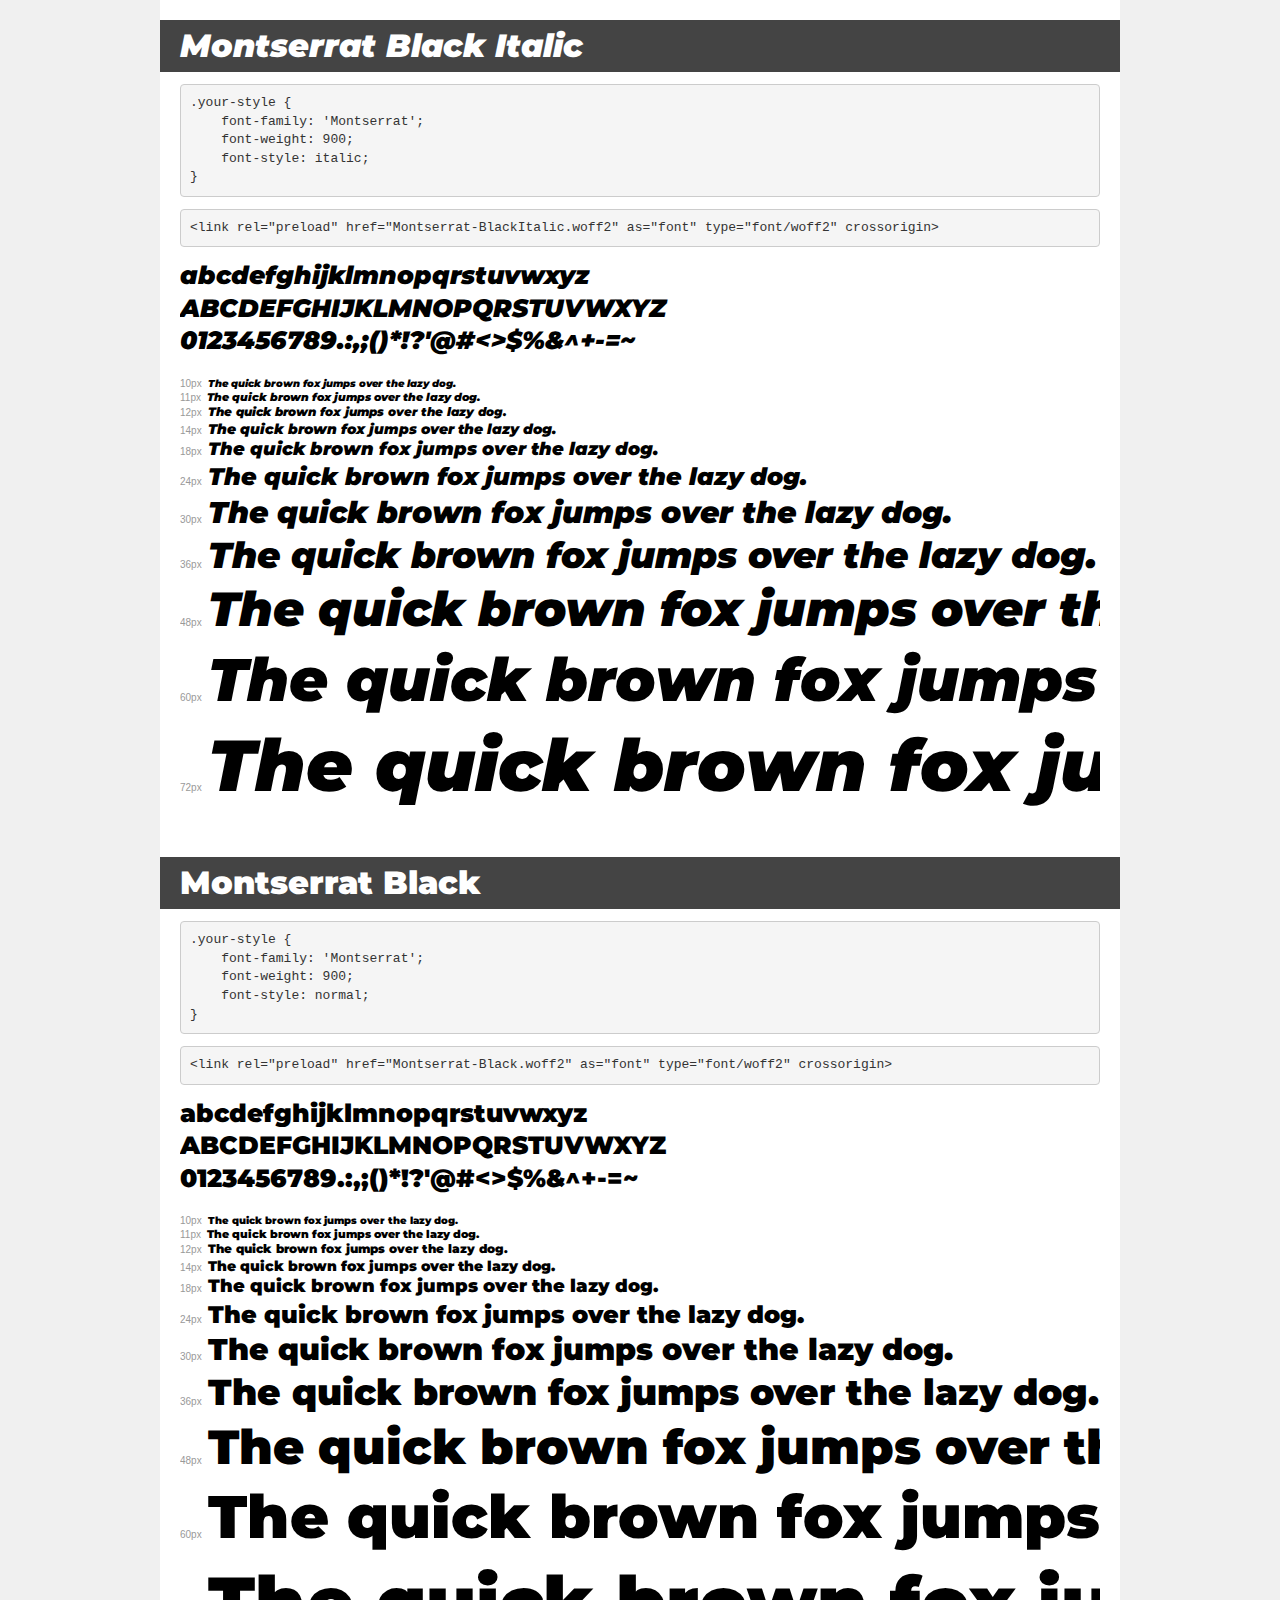
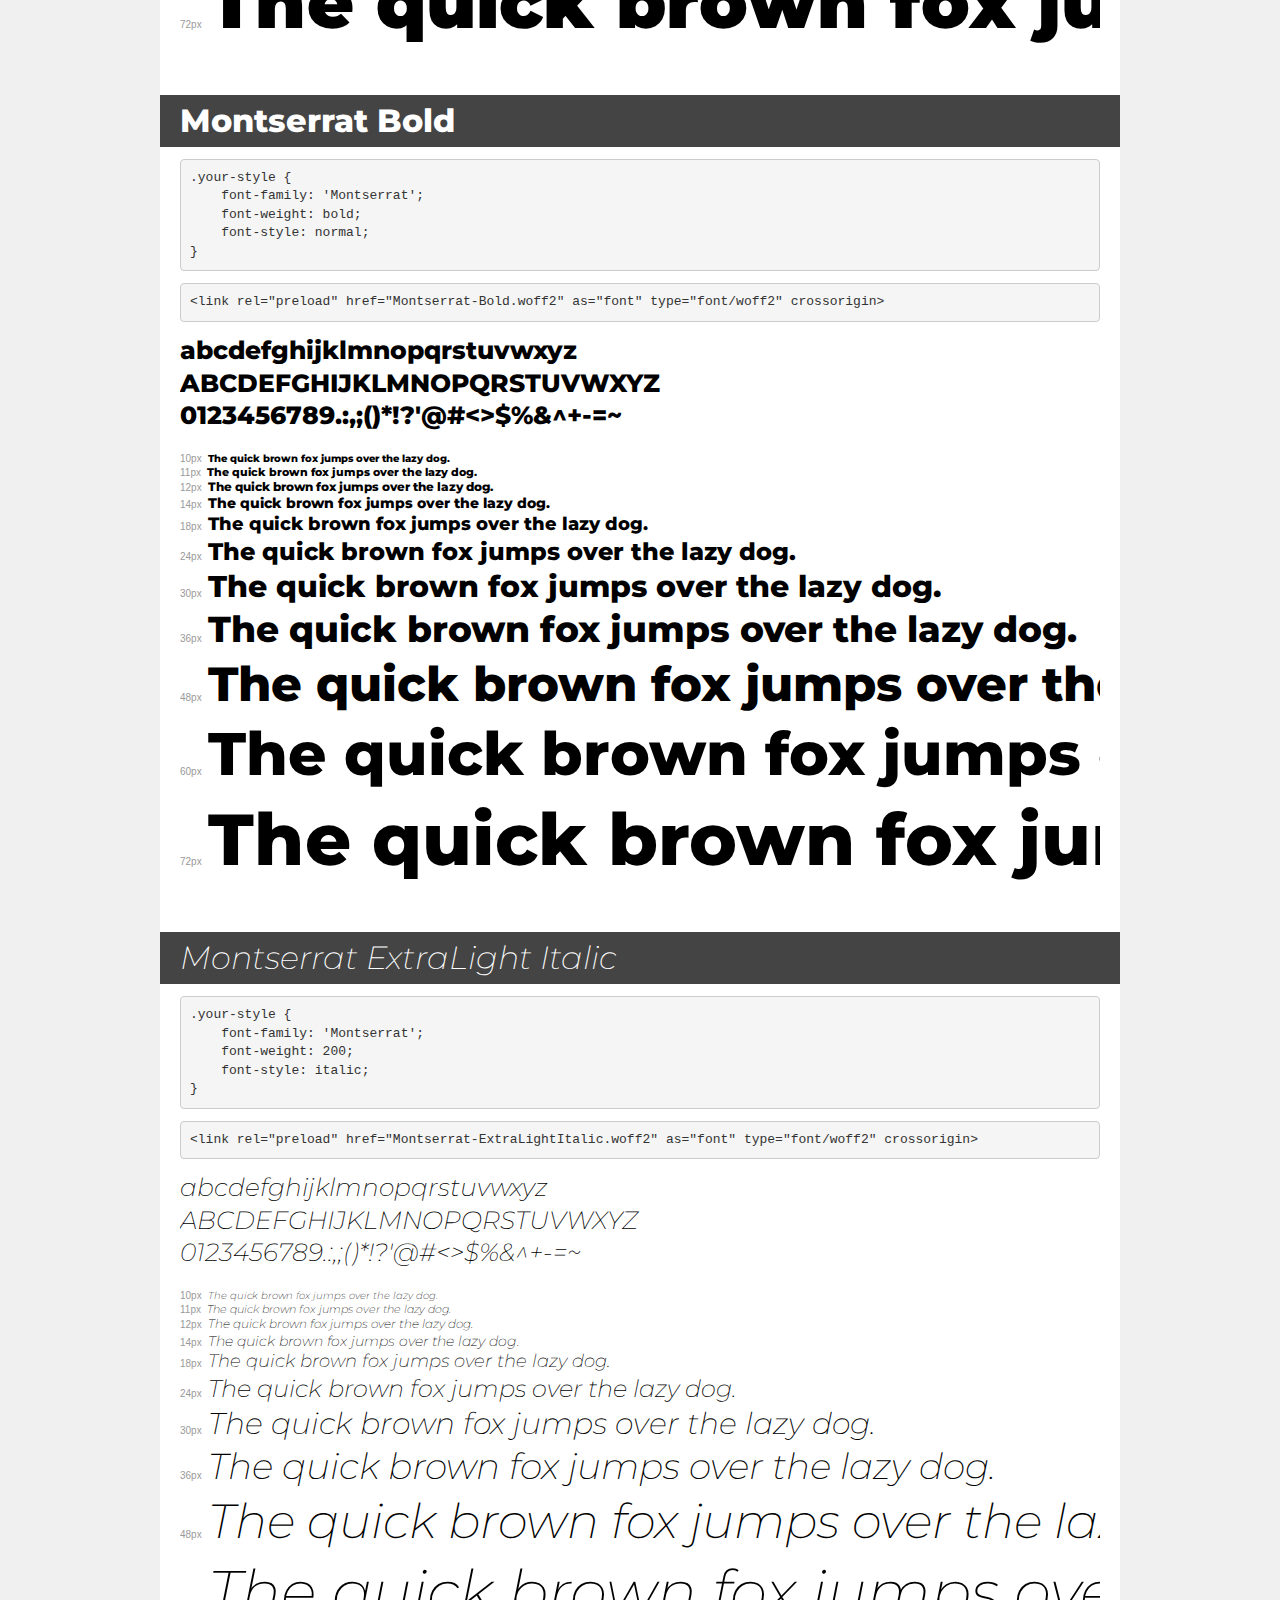
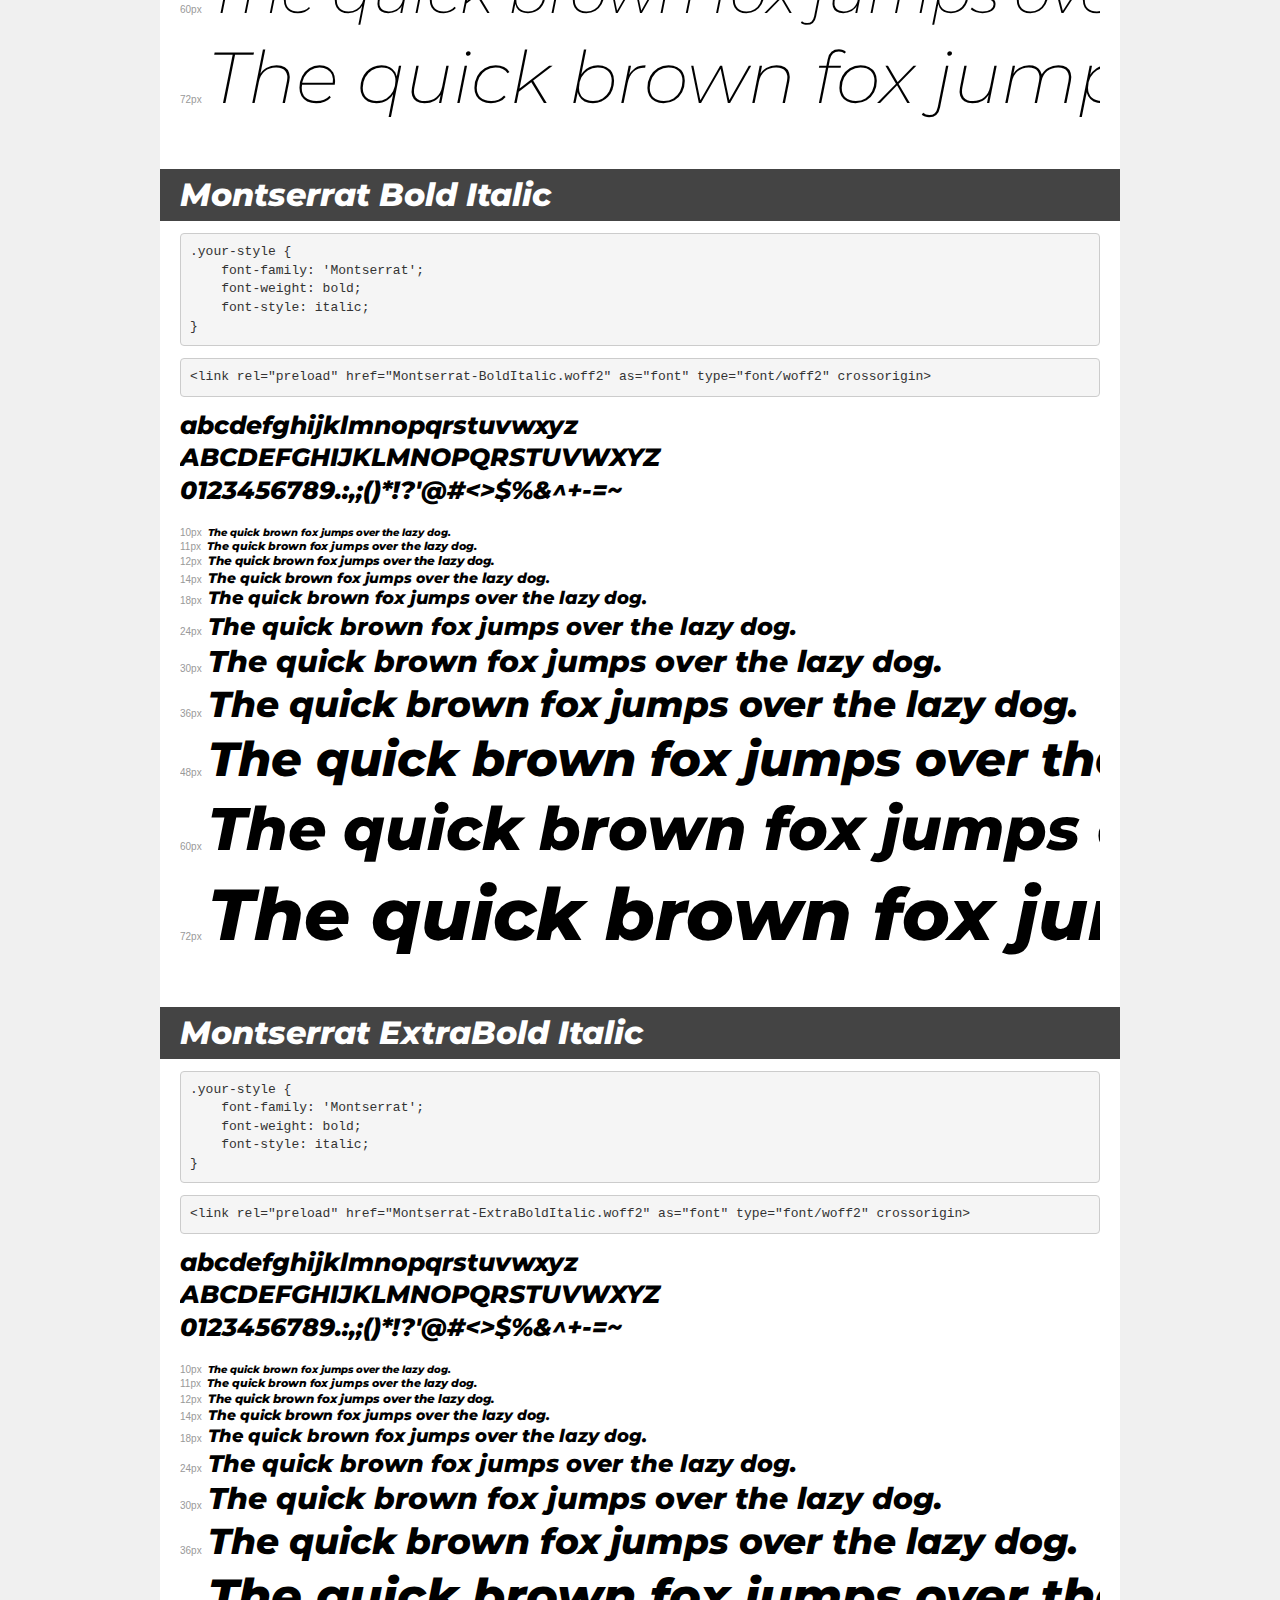
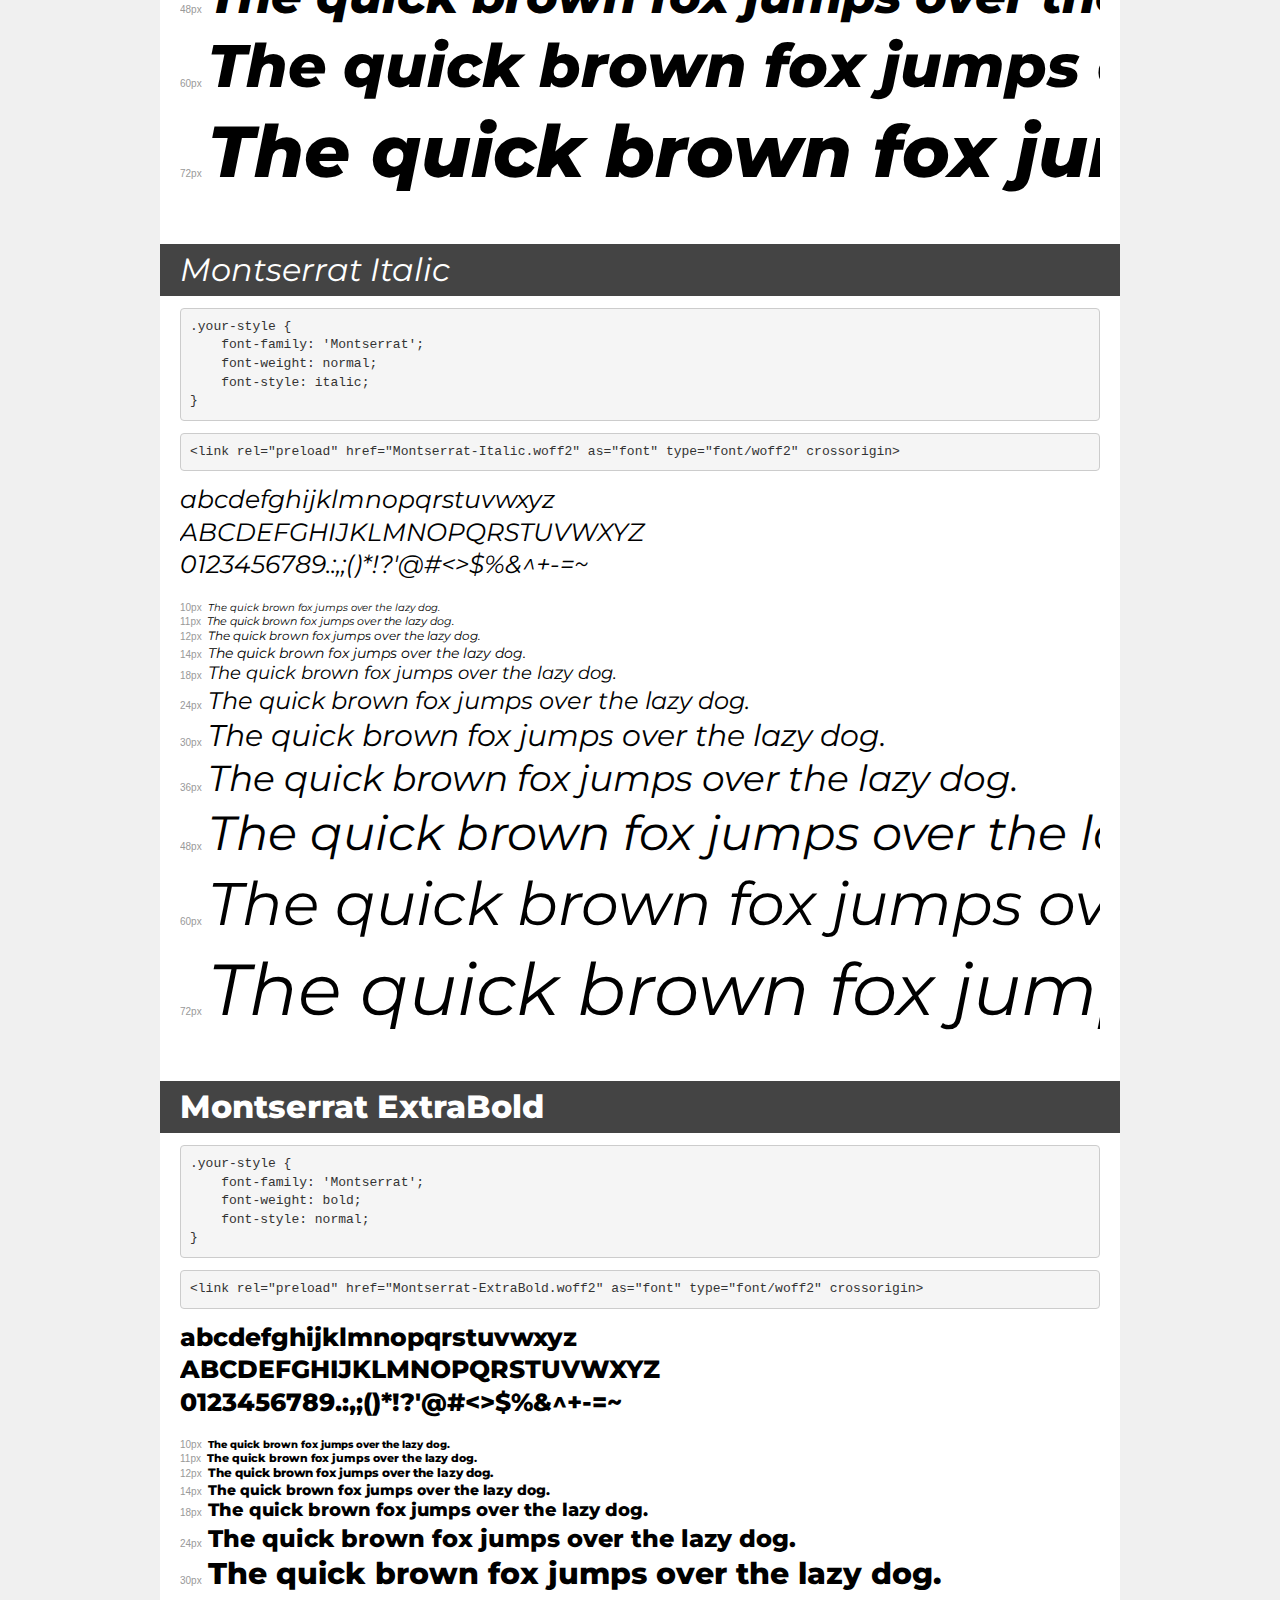
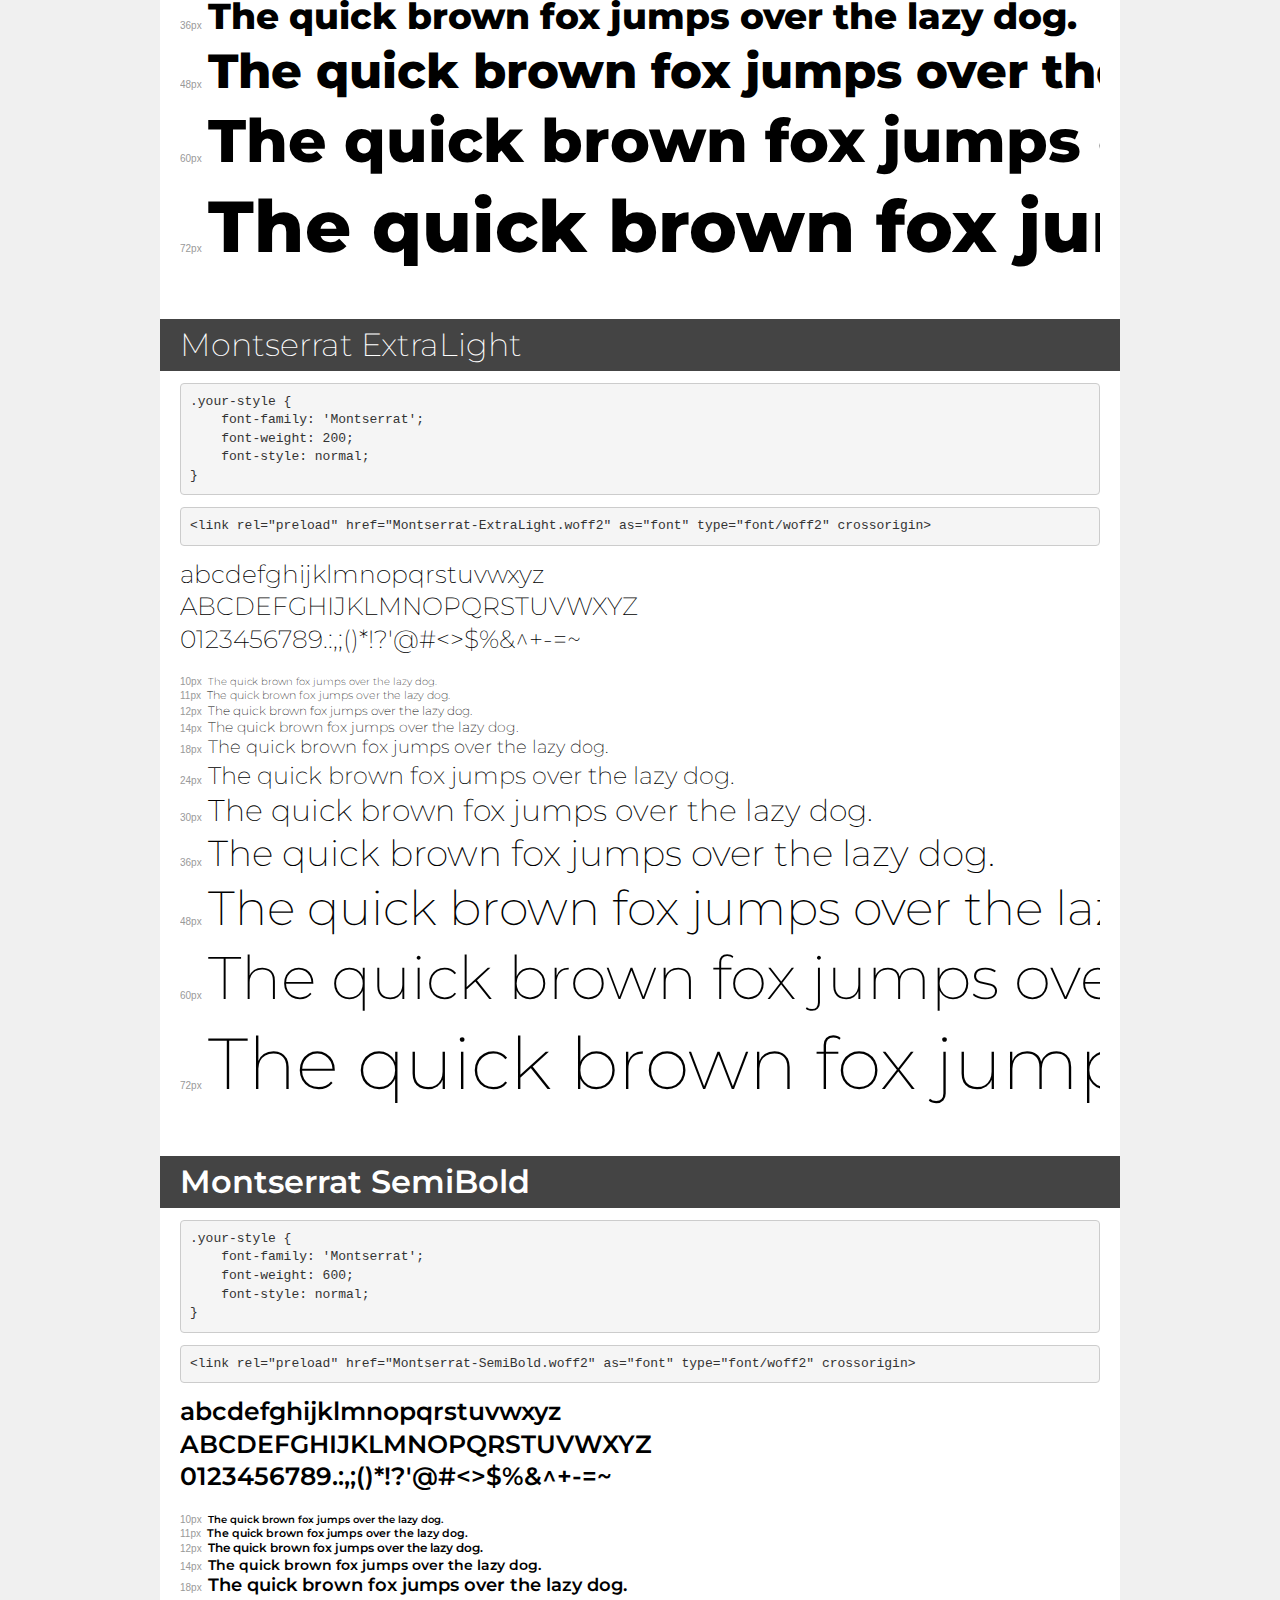
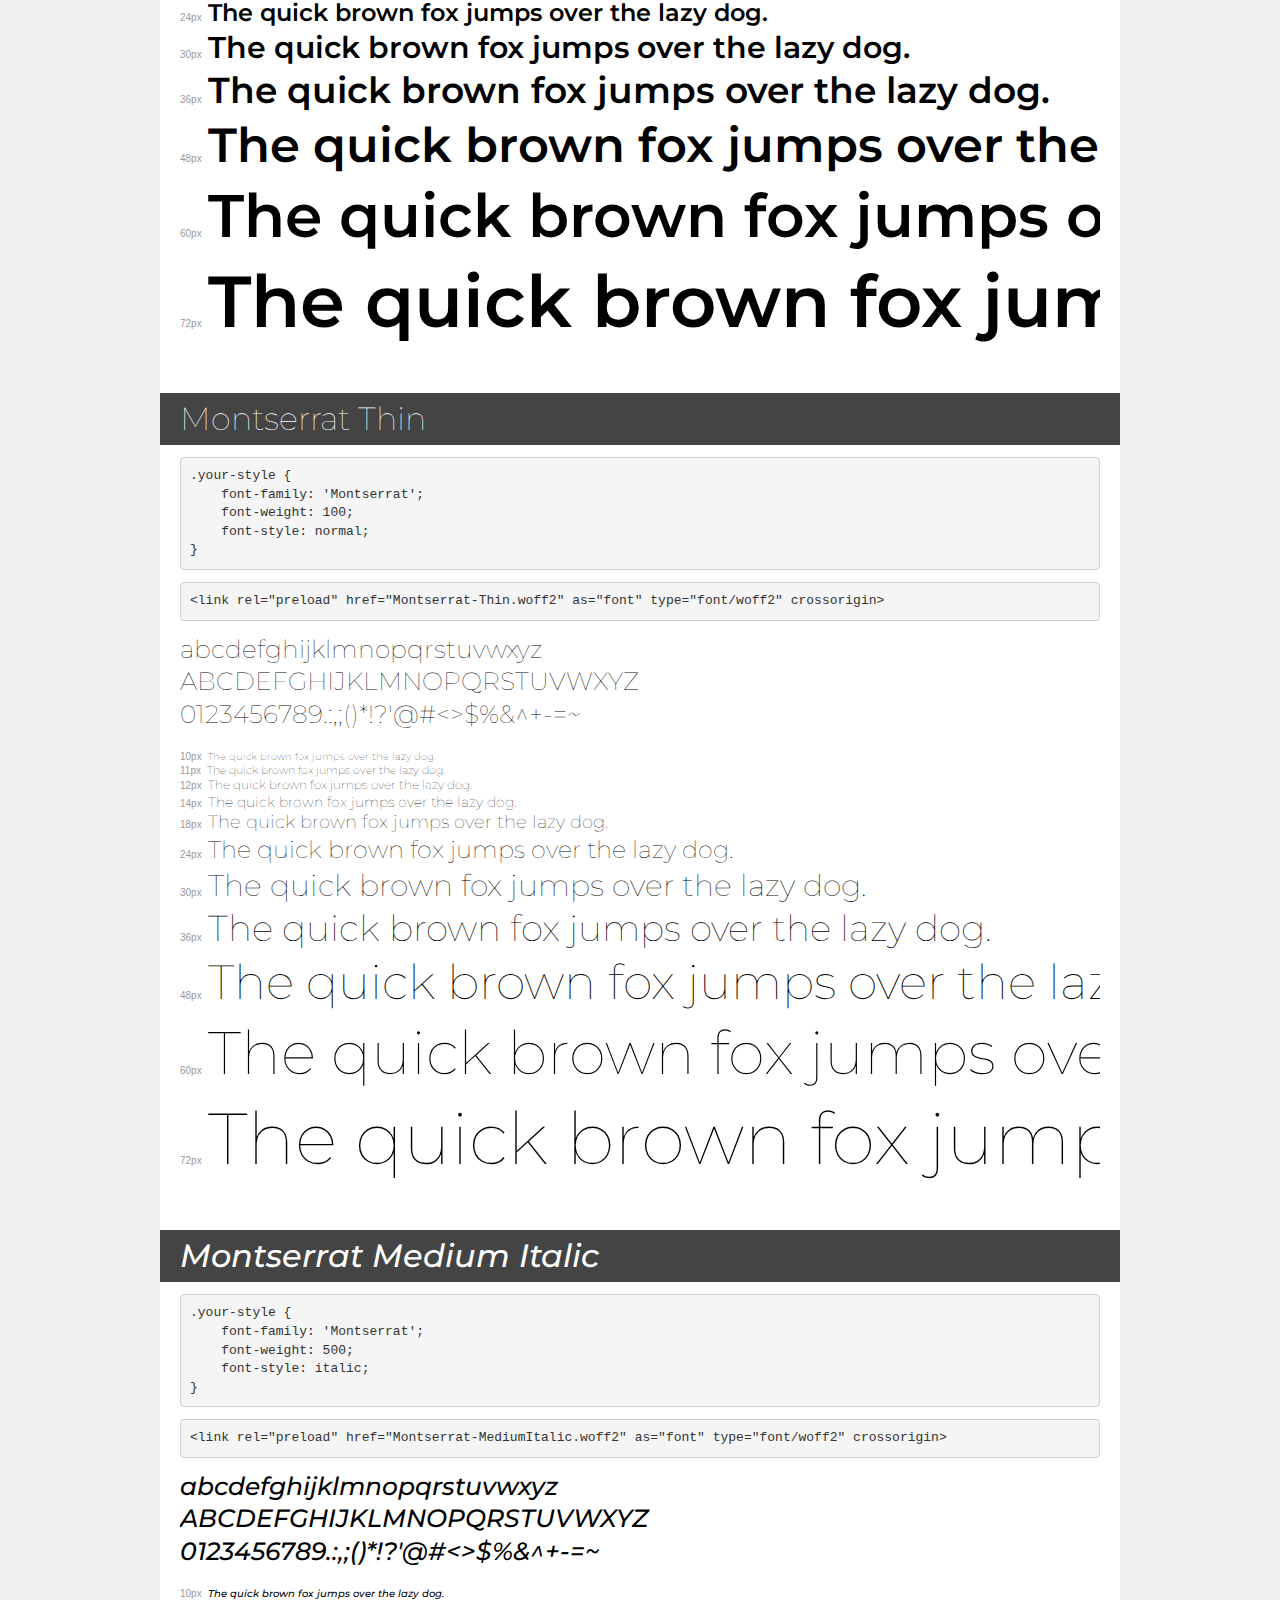
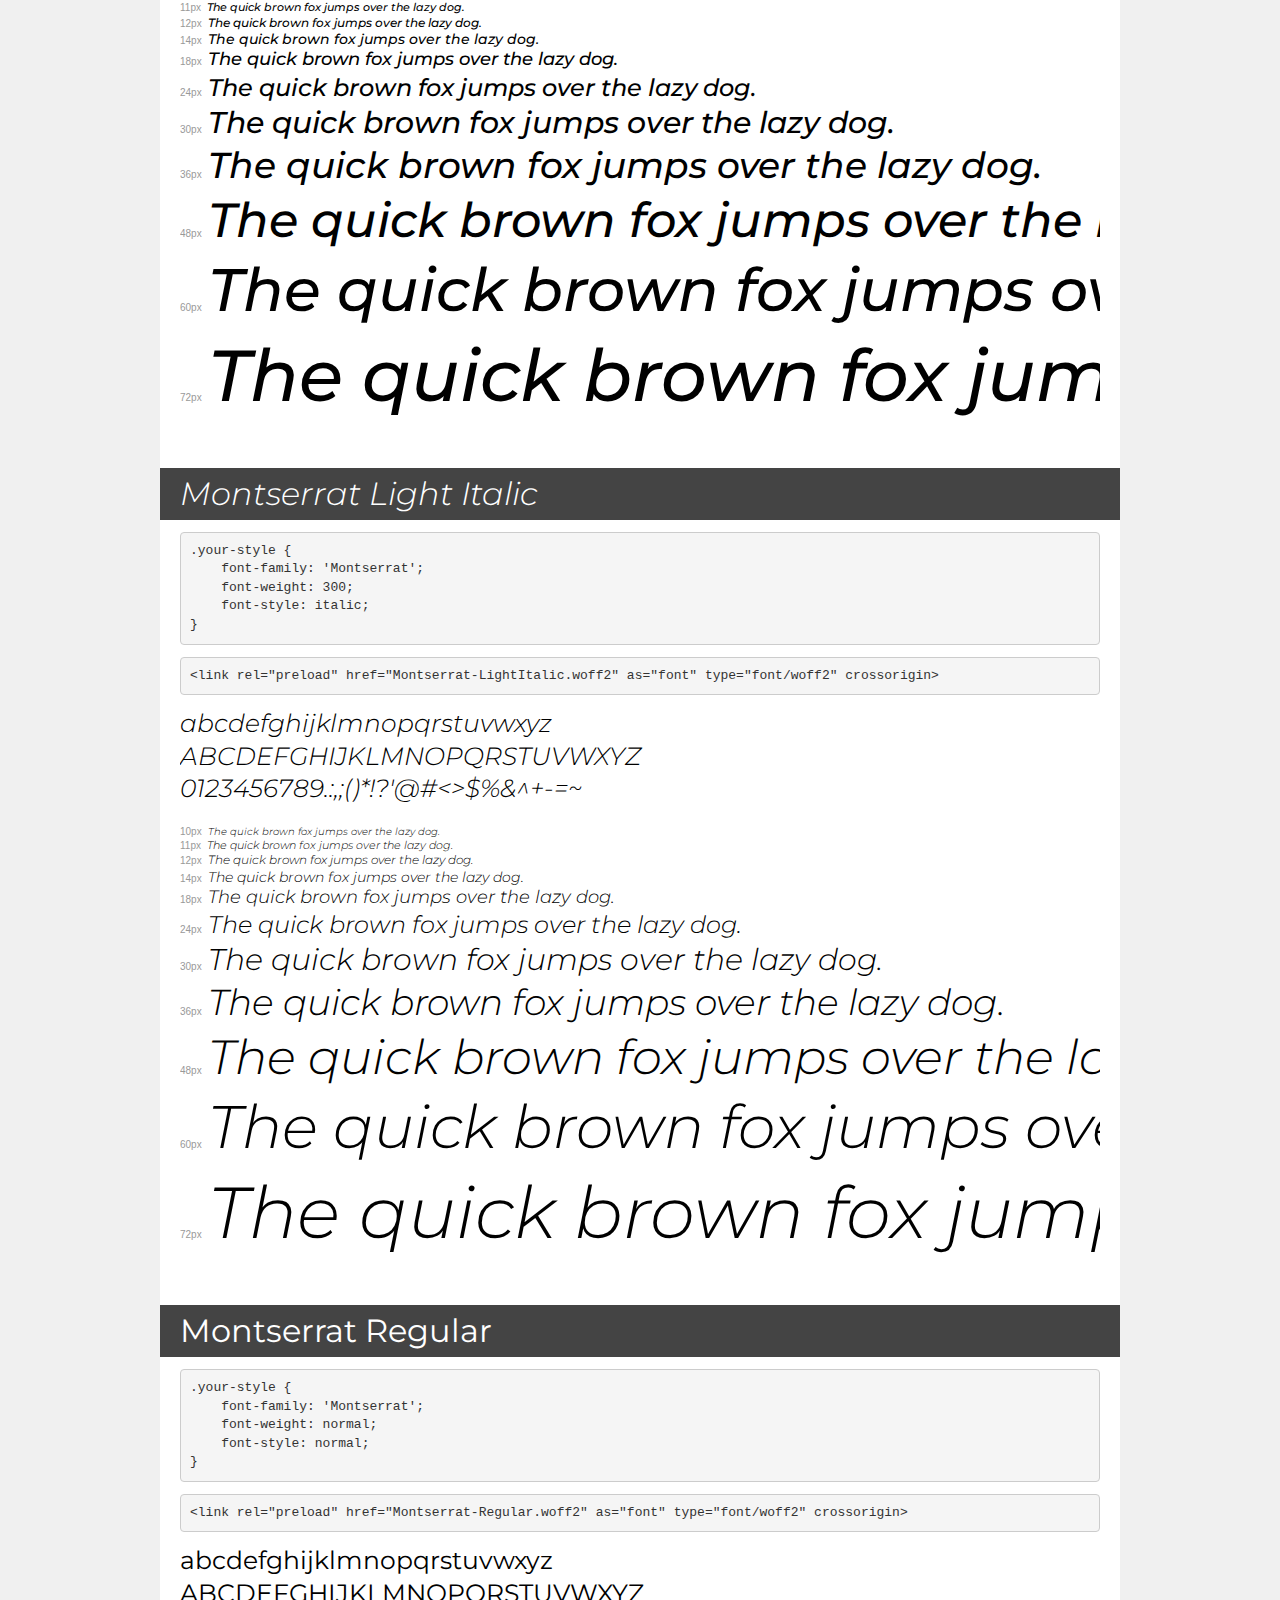
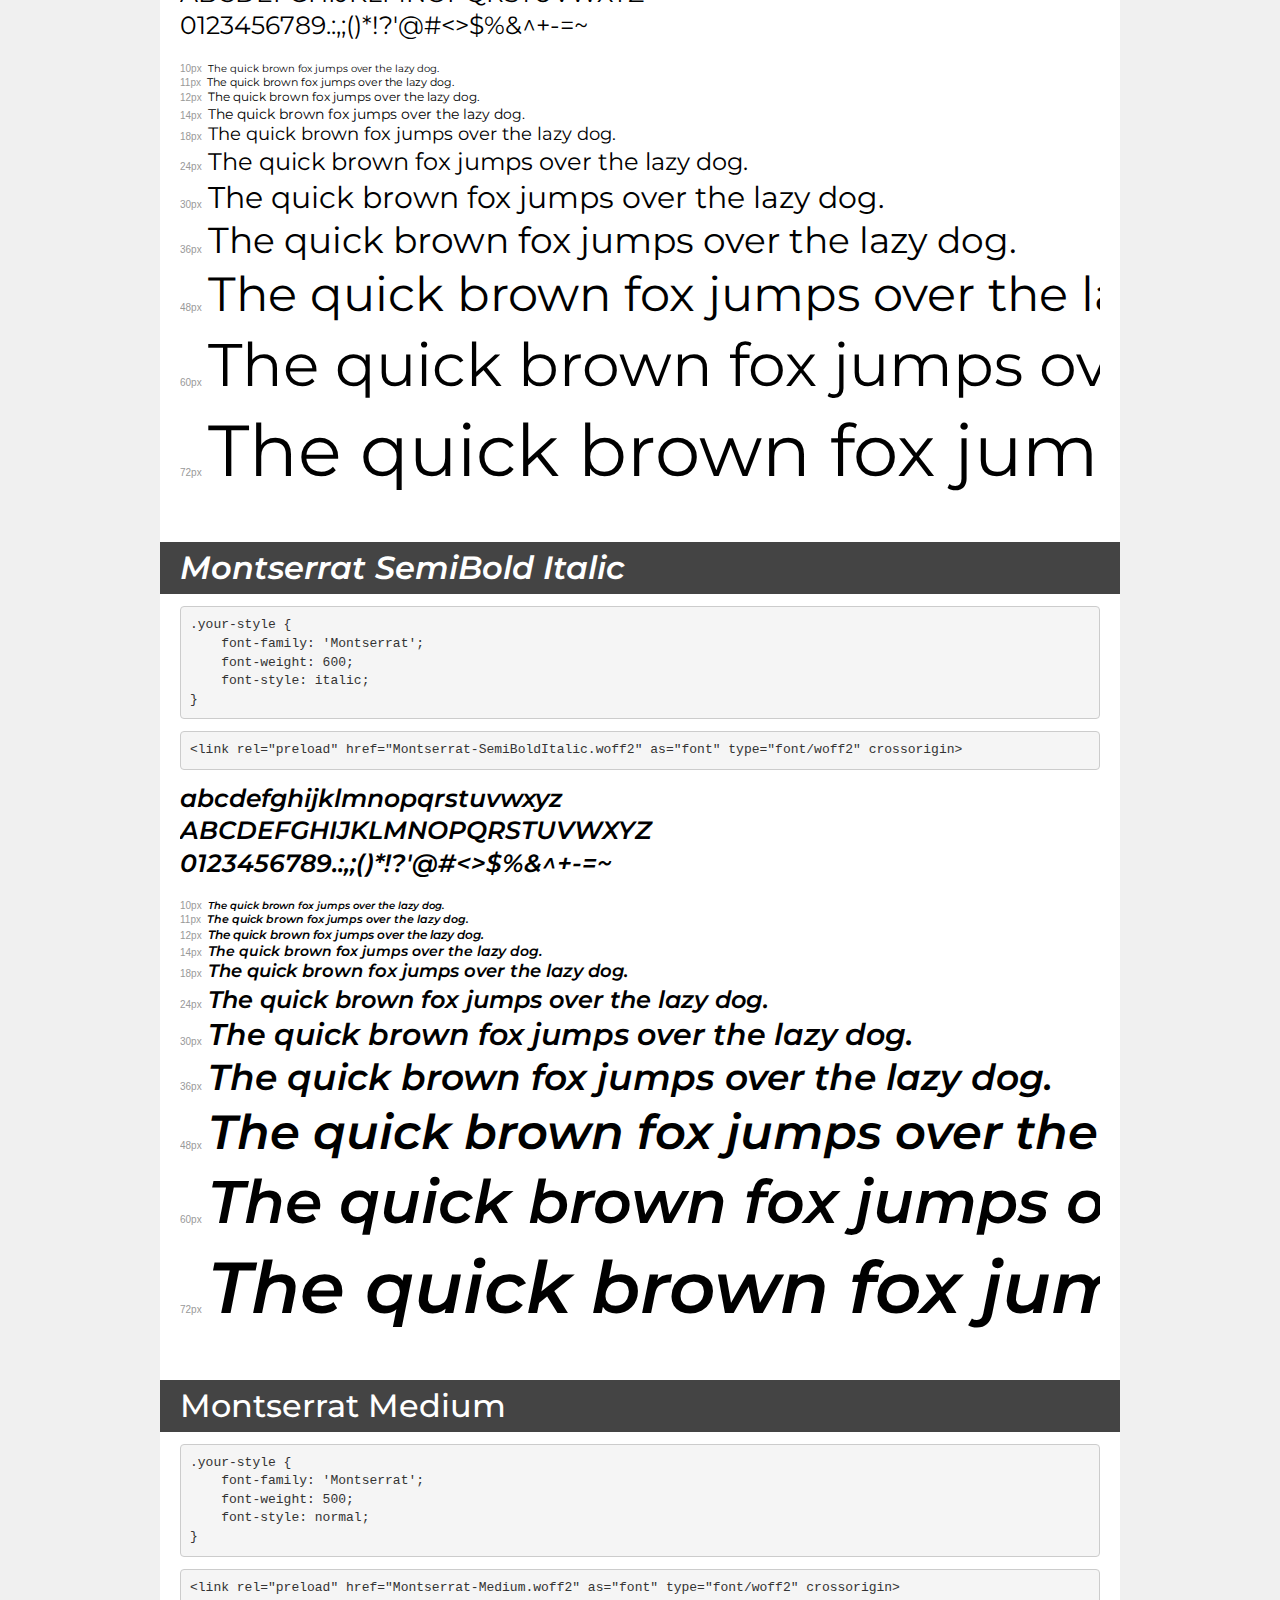
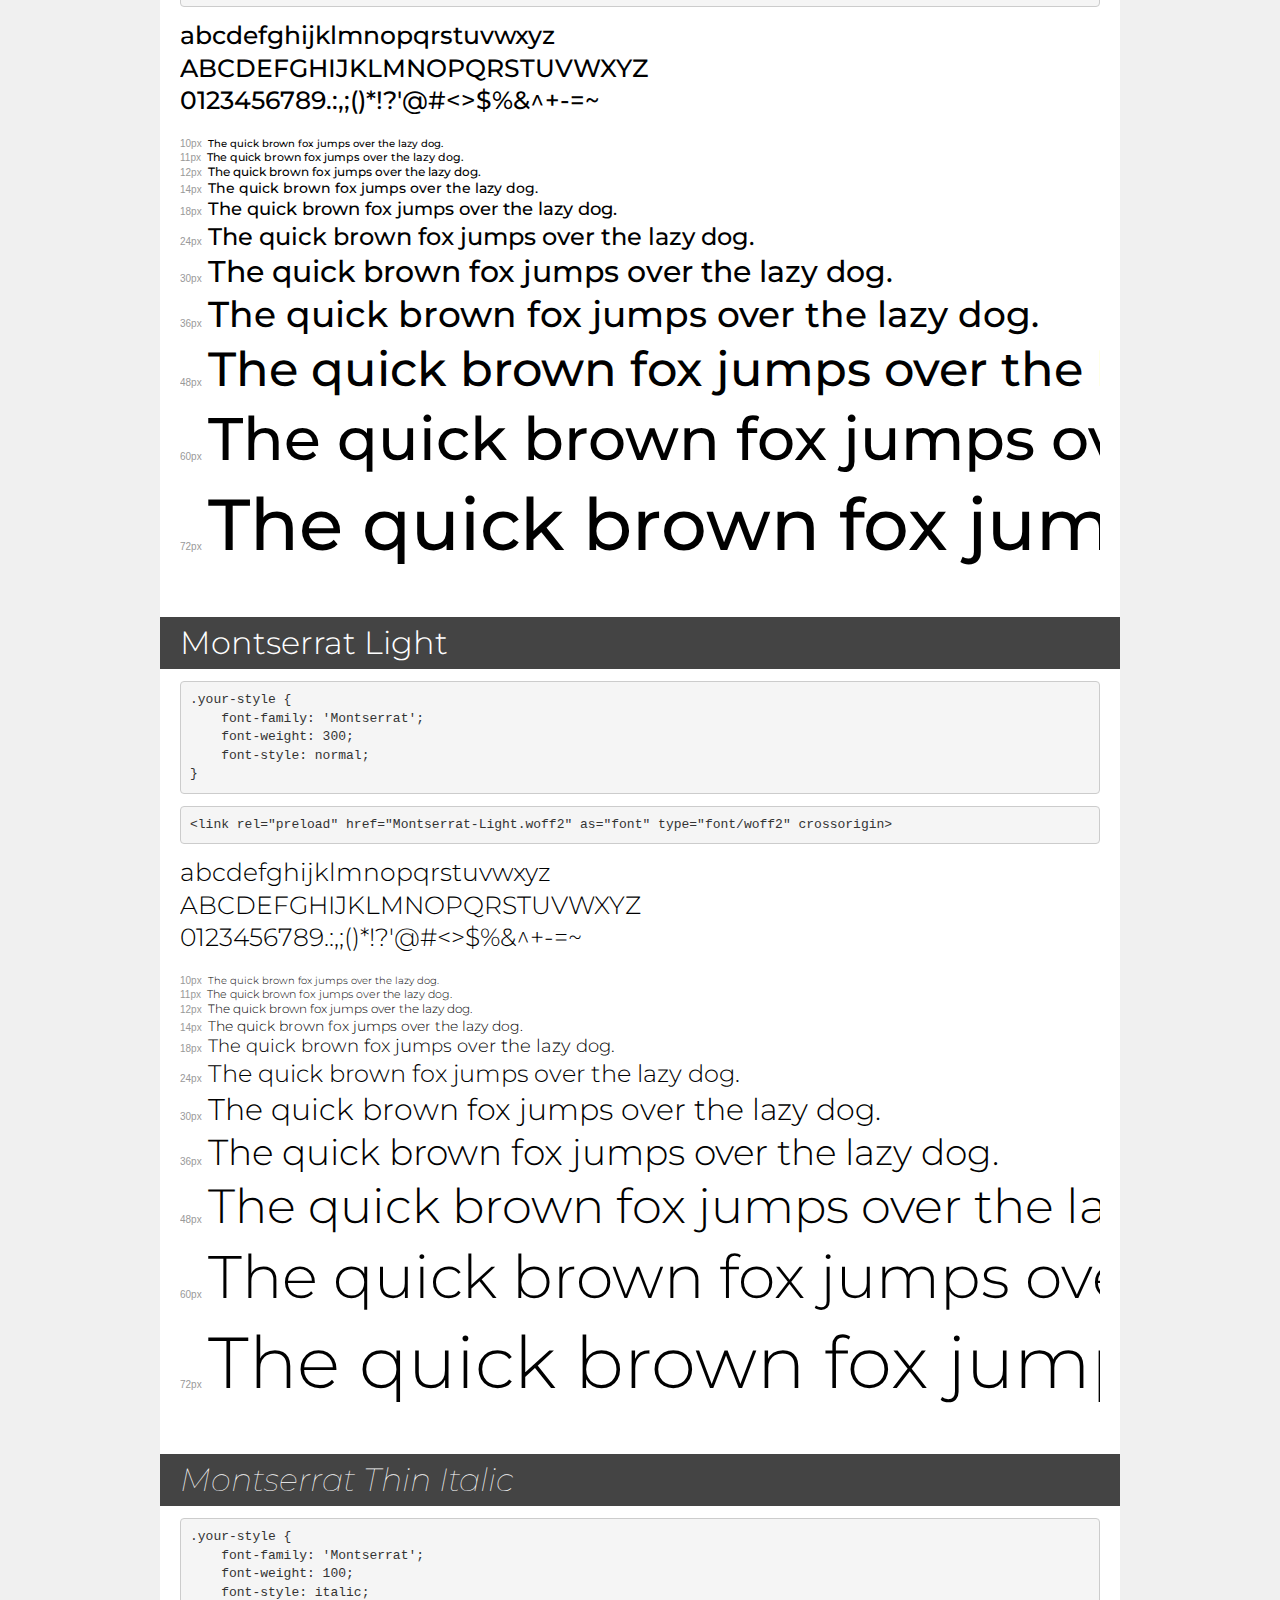
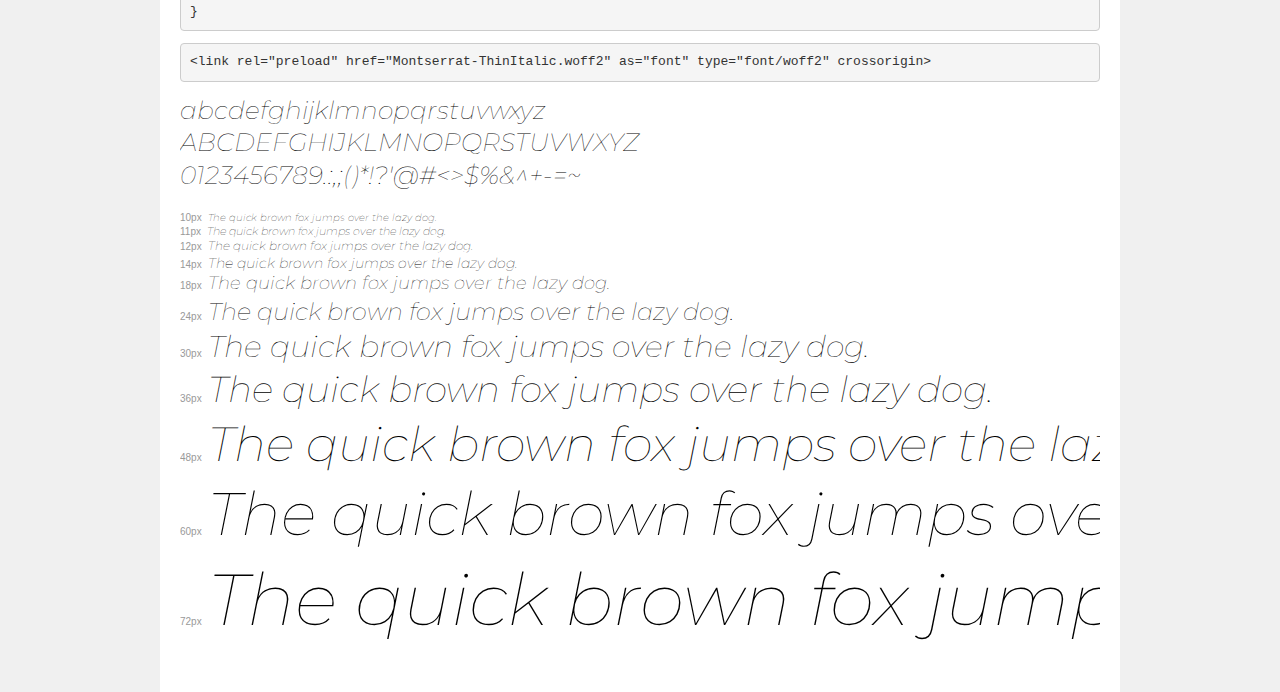
<file: Font/demo.html>
<!DOCTYPE html>
<html lang="en">
<head>
    <meta charset="utf-8">
    <meta http-equiv="X-UA-Compatible" content="IE=edge">
    <meta name="viewport" content="width=device-width, initial-scale=1">
    <meta name="robots" content="noindex, noarchive">
    <meta name="format-detection" content="telephone=no">
    <title>Transfonter demo</title>
    <link href="stylesheet.css" rel="stylesheet">
    <style>
        /*
        http://meyerweb.com/eric/tools/css/reset/
        v2.0 | 20110126
        License: none (public domain)
        */
        html, body, div, span, applet, object, iframe,
        h1, h2, h3, h4, h5, h6, p, blockquote, pre,
        a, abbr, acronym, address, big, cite, code,
        del, dfn, em, img, ins, kbd, q, s, samp,
        small, strike, strong, sub, sup, tt, var,
        b, u, i, center,
        dl, dt, dd, ol, ul, li,
        fieldset, form, label, legend,
        table, caption, tbody, tfoot, thead, tr, th, td,
        article, aside, canvas, details, embed,
        figure, figcaption, footer, header, hgroup,
        menu, nav, output, ruby, section, summary,
        time, mark, audio, video {
            margin: 0;
            padding: 0;
            border: 0;
            font-size: 100%;
            font: inherit;
            vertical-align: baseline;
        }
        /* HTML5 display-role reset for older browsers */
        article, aside, details, figcaption, figure,
        footer, header, hgroup, menu, nav, section {
            display: block;
        }
        body {
            line-height: 1;
        }
        ol, ul {
            list-style: none;
        }
        blockquote, q {
            quotes: none;
        }
        blockquote:before, blockquote:after,
        q:before, q:after {
            content: '';
            content: none;
        }
        table {
            border-collapse: collapse;
            border-spacing: 0;
        }
        /* demo styles */
        body {
            background: #f0f0f0;
            color: #000;
        }
        .page {
            background: #fff;
            width: 920px;
            margin: 0 auto;
            padding: 20px 20px 0 20px;
            overflow: hidden;
        }
        .font-container {
            overflow-x: auto;
            overflow-y: hidden;
            margin-bottom: 40px;
            line-height: 1.3;
            white-space: nowrap;
            padding-bottom: 5px;
        }
        h1 {
            position: relative;
            background: #444;
            font-size: 32px;
            color: #fff;
            padding: 10px 20px;
            margin: 0 -20px 12px -20px;
        }
        .letters {
            font-size: 25px;
            margin-bottom: 20px;
        }
        .s10:before {
            content: '10px';
        }
        .s11:before {
            content: '11px';
        }
        .s12:before {
            content: '12px';
        }
        .s14:before {
            content: '14px';
        }
        .s18:before {
            content: '18px';
        }
        .s24:before {
            content: '24px';
        }
        .s30:before {
            content: '30px';
        }
        .s36:before {
            content: '36px';
        }
        .s48:before {
            content: '48px';
        }
        .s60:before {
            content: '60px';
        }
        .s72:before {
            content: '72px';
        }
        .s10:before, .s11:before, .s12:before, .s14:before,
        .s18:before, .s24:before, .s30:before, .s36:before,
        .s48:before, .s60:before, .s72:before {
            font-family: Arial, sans-serif;
            font-size: 10px;
            font-weight: normal;
            font-style: normal;
            color: #999;
            padding-right: 6px;
        }
        pre {
            display: block;
            padding: 9px;
            margin: 0 0 12px;
            font-family: Monaco, Menlo, Consolas, "Courier New", monospace;
            font-size: 13px;
            line-height: 1.428571429;
            color: #333;
            font-weight: normal;
            font-style: normal;
            background-color: #f5f5f5;
            border: 1px solid #ccc;
            overflow-x: auto;
            border-radius: 4px;
        }
        /* responsive */
        @media (max-width: 959px) {
            .page {
                width: auto;
                margin: 0;
            }
        }
    </style>
</head>
<body>
<div class="page">
    <div class="demo">
        <h1 style="font-family: 'Montserrat'; font-weight: 900; font-style: italic;">Montserrat Black Italic</h1>
        <pre title="Usage">.your-style {
    font-family: 'Montserrat';
    font-weight: 900;
    font-style: italic;
}</pre>
        <pre title="Preload (optional)">
&lt;link rel=&quot;preload&quot; href=&quot;Montserrat-BlackItalic.woff2&quot; as=&quot;font&quot; type=&quot;font/woff2&quot; crossorigin&gt;</pre>
        <div class="font-container" style="font-family: 'Montserrat'; font-weight: 900; font-style: italic;">
            <p class="letters">
                abcdefghijklmnopqrstuvwxyz<br>
ABCDEFGHIJKLMNOPQRSTUVWXYZ<br>
                0123456789.:,;()*!?'@#&lt;&gt;$%&^+-=~
            </p>
            <p class="s10" style="font-size: 10px;">The quick brown fox jumps over the lazy dog.</p>
            <p class="s11" style="font-size: 11px;">The quick brown fox jumps over the lazy dog.</p>
            <p class="s12" style="font-size: 12px;">The quick brown fox jumps over the lazy dog.</p>
            <p class="s14" style="font-size: 14px;">The quick brown fox jumps over the lazy dog.</p>
            <p class="s18" style="font-size: 18px;">The quick brown fox jumps over the lazy dog.</p>
            <p class="s24" style="font-size: 24px;">The quick brown fox jumps over the lazy dog.</p>
            <p class="s30" style="font-size: 30px;">The quick brown fox jumps over the lazy dog.</p>
            <p class="s36" style="font-size: 36px;">The quick brown fox jumps over the lazy dog.</p>
            <p class="s48" style="font-size: 48px;">The quick brown fox jumps over the lazy dog.</p>
            <p class="s60" style="font-size: 60px;">The quick brown fox jumps over the lazy dog.</p>
            <p class="s72" style="font-size: 72px;">The quick brown fox jumps over the lazy dog.</p>
        </div>
    </div>

    <div class="demo">
        <h1 style="font-family: 'Montserrat'; font-weight: 900; font-style: normal;">Montserrat Black</h1>
        <pre title="Usage">.your-style {
    font-family: 'Montserrat';
    font-weight: 900;
    font-style: normal;
}</pre>
        <pre title="Preload (optional)">
&lt;link rel=&quot;preload&quot; href=&quot;Montserrat-Black.woff2&quot; as=&quot;font&quot; type=&quot;font/woff2&quot; crossorigin&gt;</pre>
        <div class="font-container" style="font-family: 'Montserrat'; font-weight: 900; font-style: normal;">
            <p class="letters">
                abcdefghijklmnopqrstuvwxyz<br>
ABCDEFGHIJKLMNOPQRSTUVWXYZ<br>
                0123456789.:,;()*!?'@#&lt;&gt;$%&^+-=~
            </p>
            <p class="s10" style="font-size: 10px;">The quick brown fox jumps over the lazy dog.</p>
            <p class="s11" style="font-size: 11px;">The quick brown fox jumps over the lazy dog.</p>
            <p class="s12" style="font-size: 12px;">The quick brown fox jumps over the lazy dog.</p>
            <p class="s14" style="font-size: 14px;">The quick brown fox jumps over the lazy dog.</p>
            <p class="s18" style="font-size: 18px;">The quick brown fox jumps over the lazy dog.</p>
            <p class="s24" style="font-size: 24px;">The quick brown fox jumps over the lazy dog.</p>
            <p class="s30" style="font-size: 30px;">The quick brown fox jumps over the lazy dog.</p>
            <p class="s36" style="font-size: 36px;">The quick brown fox jumps over the lazy dog.</p>
            <p class="s48" style="font-size: 48px;">The quick brown fox jumps over the lazy dog.</p>
            <p class="s60" style="font-size: 60px;">The quick brown fox jumps over the lazy dog.</p>
            <p class="s72" style="font-size: 72px;">The quick brown fox jumps over the lazy dog.</p>
        </div>
    </div>

    <div class="demo">
        <h1 style="font-family: 'Montserrat'; font-weight: bold; font-style: normal;">Montserrat Bold</h1>
        <pre title="Usage">.your-style {
    font-family: 'Montserrat';
    font-weight: bold;
    font-style: normal;
}</pre>
        <pre title="Preload (optional)">
&lt;link rel=&quot;preload&quot; href=&quot;Montserrat-Bold.woff2&quot; as=&quot;font&quot; type=&quot;font/woff2&quot; crossorigin&gt;</pre>
        <div class="font-container" style="font-family: 'Montserrat'; font-weight: bold; font-style: normal;">
            <p class="letters">
                abcdefghijklmnopqrstuvwxyz<br>
ABCDEFGHIJKLMNOPQRSTUVWXYZ<br>
                0123456789.:,;()*!?'@#&lt;&gt;$%&^+-=~
            </p>
            <p class="s10" style="font-size: 10px;">The quick brown fox jumps over the lazy dog.</p>
            <p class="s11" style="font-size: 11px;">The quick brown fox jumps over the lazy dog.</p>
            <p class="s12" style="font-size: 12px;">The quick brown fox jumps over the lazy dog.</p>
            <p class="s14" style="font-size: 14px;">The quick brown fox jumps over the lazy dog.</p>
            <p class="s18" style="font-size: 18px;">The quick brown fox jumps over the lazy dog.</p>
            <p class="s24" style="font-size: 24px;">The quick brown fox jumps over the lazy dog.</p>
            <p class="s30" style="font-size: 30px;">The quick brown fox jumps over the lazy dog.</p>
            <p class="s36" style="font-size: 36px;">The quick brown fox jumps over the lazy dog.</p>
            <p class="s48" style="font-size: 48px;">The quick brown fox jumps over the lazy dog.</p>
            <p class="s60" style="font-size: 60px;">The quick brown fox jumps over the lazy dog.</p>
            <p class="s72" style="font-size: 72px;">The quick brown fox jumps over the lazy dog.</p>
        </div>
    </div>

    <div class="demo">
        <h1 style="font-family: 'Montserrat'; font-weight: 200; font-style: italic;">Montserrat ExtraLight Italic</h1>
        <pre title="Usage">.your-style {
    font-family: 'Montserrat';
    font-weight: 200;
    font-style: italic;
}</pre>
        <pre title="Preload (optional)">
&lt;link rel=&quot;preload&quot; href=&quot;Montserrat-ExtraLightItalic.woff2&quot; as=&quot;font&quot; type=&quot;font/woff2&quot; crossorigin&gt;</pre>
        <div class="font-container" style="font-family: 'Montserrat'; font-weight: 200; font-style: italic;">
            <p class="letters">
                abcdefghijklmnopqrstuvwxyz<br>
ABCDEFGHIJKLMNOPQRSTUVWXYZ<br>
                0123456789.:,;()*!?'@#&lt;&gt;$%&^+-=~
            </p>
            <p class="s10" style="font-size: 10px;">The quick brown fox jumps over the lazy dog.</p>
            <p class="s11" style="font-size: 11px;">The quick brown fox jumps over the lazy dog.</p>
            <p class="s12" style="font-size: 12px;">The quick brown fox jumps over the lazy dog.</p>
            <p class="s14" style="font-size: 14px;">The quick brown fox jumps over the lazy dog.</p>
            <p class="s18" style="font-size: 18px;">The quick brown fox jumps over the lazy dog.</p>
            <p class="s24" style="font-size: 24px;">The quick brown fox jumps over the lazy dog.</p>
            <p class="s30" style="font-size: 30px;">The quick brown fox jumps over the lazy dog.</p>
            <p class="s36" style="font-size: 36px;">The quick brown fox jumps over the lazy dog.</p>
            <p class="s48" style="font-size: 48px;">The quick brown fox jumps over the lazy dog.</p>
            <p class="s60" style="font-size: 60px;">The quick brown fox jumps over the lazy dog.</p>
            <p class="s72" style="font-size: 72px;">The quick brown fox jumps over the lazy dog.</p>
        </div>
    </div>

    <div class="demo">
        <h1 style="font-family: 'Montserrat'; font-weight: bold; font-style: italic;">Montserrat Bold Italic</h1>
        <pre title="Usage">.your-style {
    font-family: 'Montserrat';
    font-weight: bold;
    font-style: italic;
}</pre>
        <pre title="Preload (optional)">
&lt;link rel=&quot;preload&quot; href=&quot;Montserrat-BoldItalic.woff2&quot; as=&quot;font&quot; type=&quot;font/woff2&quot; crossorigin&gt;</pre>
        <div class="font-container" style="font-family: 'Montserrat'; font-weight: bold; font-style: italic;">
            <p class="letters">
                abcdefghijklmnopqrstuvwxyz<br>
ABCDEFGHIJKLMNOPQRSTUVWXYZ<br>
                0123456789.:,;()*!?'@#&lt;&gt;$%&^+-=~
            </p>
            <p class="s10" style="font-size: 10px;">The quick brown fox jumps over the lazy dog.</p>
            <p class="s11" style="font-size: 11px;">The quick brown fox jumps over the lazy dog.</p>
            <p class="s12" style="font-size: 12px;">The quick brown fox jumps over the lazy dog.</p>
            <p class="s14" style="font-size: 14px;">The quick brown fox jumps over the lazy dog.</p>
            <p class="s18" style="font-size: 18px;">The quick brown fox jumps over the lazy dog.</p>
            <p class="s24" style="font-size: 24px;">The quick brown fox jumps over the lazy dog.</p>
            <p class="s30" style="font-size: 30px;">The quick brown fox jumps over the lazy dog.</p>
            <p class="s36" style="font-size: 36px;">The quick brown fox jumps over the lazy dog.</p>
            <p class="s48" style="font-size: 48px;">The quick brown fox jumps over the lazy dog.</p>
            <p class="s60" style="font-size: 60px;">The quick brown fox jumps over the lazy dog.</p>
            <p class="s72" style="font-size: 72px;">The quick brown fox jumps over the lazy dog.</p>
        </div>
    </div>

    <div class="demo">
        <h1 style="font-family: 'Montserrat'; font-weight: bold; font-style: italic;">Montserrat ExtraBold Italic</h1>
        <pre title="Usage">.your-style {
    font-family: 'Montserrat';
    font-weight: bold;
    font-style: italic;
}</pre>
        <pre title="Preload (optional)">
&lt;link rel=&quot;preload&quot; href=&quot;Montserrat-ExtraBoldItalic.woff2&quot; as=&quot;font&quot; type=&quot;font/woff2&quot; crossorigin&gt;</pre>
        <div class="font-container" style="font-family: 'Montserrat'; font-weight: bold; font-style: italic;">
            <p class="letters">
                abcdefghijklmnopqrstuvwxyz<br>
ABCDEFGHIJKLMNOPQRSTUVWXYZ<br>
                0123456789.:,;()*!?'@#&lt;&gt;$%&^+-=~
            </p>
            <p class="s10" style="font-size: 10px;">The quick brown fox jumps over the lazy dog.</p>
            <p class="s11" style="font-size: 11px;">The quick brown fox jumps over the lazy dog.</p>
            <p class="s12" style="font-size: 12px;">The quick brown fox jumps over the lazy dog.</p>
            <p class="s14" style="font-size: 14px;">The quick brown fox jumps over the lazy dog.</p>
            <p class="s18" style="font-size: 18px;">The quick brown fox jumps over the lazy dog.</p>
            <p class="s24" style="font-size: 24px;">The quick brown fox jumps over the lazy dog.</p>
            <p class="s30" style="font-size: 30px;">The quick brown fox jumps over the lazy dog.</p>
            <p class="s36" style="font-size: 36px;">The quick brown fox jumps over the lazy dog.</p>
            <p class="s48" style="font-size: 48px;">The quick brown fox jumps over the lazy dog.</p>
            <p class="s60" style="font-size: 60px;">The quick brown fox jumps over the lazy dog.</p>
            <p class="s72" style="font-size: 72px;">The quick brown fox jumps over the lazy dog.</p>
        </div>
    </div>

    <div class="demo">
        <h1 style="font-family: 'Montserrat'; font-weight: normal; font-style: italic;">Montserrat Italic</h1>
        <pre title="Usage">.your-style {
    font-family: 'Montserrat';
    font-weight: normal;
    font-style: italic;
}</pre>
        <pre title="Preload (optional)">
&lt;link rel=&quot;preload&quot; href=&quot;Montserrat-Italic.woff2&quot; as=&quot;font&quot; type=&quot;font/woff2&quot; crossorigin&gt;</pre>
        <div class="font-container" style="font-family: 'Montserrat'; font-weight: normal; font-style: italic;">
            <p class="letters">
                abcdefghijklmnopqrstuvwxyz<br>
ABCDEFGHIJKLMNOPQRSTUVWXYZ<br>
                0123456789.:,;()*!?'@#&lt;&gt;$%&^+-=~
            </p>
            <p class="s10" style="font-size: 10px;">The quick brown fox jumps over the lazy dog.</p>
            <p class="s11" style="font-size: 11px;">The quick brown fox jumps over the lazy dog.</p>
            <p class="s12" style="font-size: 12px;">The quick brown fox jumps over the lazy dog.</p>
            <p class="s14" style="font-size: 14px;">The quick brown fox jumps over the lazy dog.</p>
            <p class="s18" style="font-size: 18px;">The quick brown fox jumps over the lazy dog.</p>
            <p class="s24" style="font-size: 24px;">The quick brown fox jumps over the lazy dog.</p>
            <p class="s30" style="font-size: 30px;">The quick brown fox jumps over the lazy dog.</p>
            <p class="s36" style="font-size: 36px;">The quick brown fox jumps over the lazy dog.</p>
            <p class="s48" style="font-size: 48px;">The quick brown fox jumps over the lazy dog.</p>
            <p class="s60" style="font-size: 60px;">The quick brown fox jumps over the lazy dog.</p>
            <p class="s72" style="font-size: 72px;">The quick brown fox jumps over the lazy dog.</p>
        </div>
    </div>

    <div class="demo">
        <h1 style="font-family: 'Montserrat'; font-weight: bold; font-style: normal;">Montserrat ExtraBold</h1>
        <pre title="Usage">.your-style {
    font-family: 'Montserrat';
    font-weight: bold;
    font-style: normal;
}</pre>
        <pre title="Preload (optional)">
&lt;link rel=&quot;preload&quot; href=&quot;Montserrat-ExtraBold.woff2&quot; as=&quot;font&quot; type=&quot;font/woff2&quot; crossorigin&gt;</pre>
        <div class="font-container" style="font-family: 'Montserrat'; font-weight: bold; font-style: normal;">
            <p class="letters">
                abcdefghijklmnopqrstuvwxyz<br>
ABCDEFGHIJKLMNOPQRSTUVWXYZ<br>
                0123456789.:,;()*!?'@#&lt;&gt;$%&^+-=~
            </p>
            <p class="s10" style="font-size: 10px;">The quick brown fox jumps over the lazy dog.</p>
            <p class="s11" style="font-size: 11px;">The quick brown fox jumps over the lazy dog.</p>
            <p class="s12" style="font-size: 12px;">The quick brown fox jumps over the lazy dog.</p>
            <p class="s14" style="font-size: 14px;">The quick brown fox jumps over the lazy dog.</p>
            <p class="s18" style="font-size: 18px;">The quick brown fox jumps over the lazy dog.</p>
            <p class="s24" style="font-size: 24px;">The quick brown fox jumps over the lazy dog.</p>
            <p class="s30" style="font-size: 30px;">The quick brown fox jumps over the lazy dog.</p>
            <p class="s36" style="font-size: 36px;">The quick brown fox jumps over the lazy dog.</p>
            <p class="s48" style="font-size: 48px;">The quick brown fox jumps over the lazy dog.</p>
            <p class="s60" style="font-size: 60px;">The quick brown fox jumps over the lazy dog.</p>
            <p class="s72" style="font-size: 72px;">The quick brown fox jumps over the lazy dog.</p>
        </div>
    </div>

    <div class="demo">
        <h1 style="font-family: 'Montserrat'; font-weight: 200; font-style: normal;">Montserrat ExtraLight</h1>
        <pre title="Usage">.your-style {
    font-family: 'Montserrat';
    font-weight: 200;
    font-style: normal;
}</pre>
        <pre title="Preload (optional)">
&lt;link rel=&quot;preload&quot; href=&quot;Montserrat-ExtraLight.woff2&quot; as=&quot;font&quot; type=&quot;font/woff2&quot; crossorigin&gt;</pre>
        <div class="font-container" style="font-family: 'Montserrat'; font-weight: 200; font-style: normal;">
            <p class="letters">
                abcdefghijklmnopqrstuvwxyz<br>
ABCDEFGHIJKLMNOPQRSTUVWXYZ<br>
                0123456789.:,;()*!?'@#&lt;&gt;$%&^+-=~
            </p>
            <p class="s10" style="font-size: 10px;">The quick brown fox jumps over the lazy dog.</p>
            <p class="s11" style="font-size: 11px;">The quick brown fox jumps over the lazy dog.</p>
            <p class="s12" style="font-size: 12px;">The quick brown fox jumps over the lazy dog.</p>
            <p class="s14" style="font-size: 14px;">The quick brown fox jumps over the lazy dog.</p>
            <p class="s18" style="font-size: 18px;">The quick brown fox jumps over the lazy dog.</p>
            <p class="s24" style="font-size: 24px;">The quick brown fox jumps over the lazy dog.</p>
            <p class="s30" style="font-size: 30px;">The quick brown fox jumps over the lazy dog.</p>
            <p class="s36" style="font-size: 36px;">The quick brown fox jumps over the lazy dog.</p>
            <p class="s48" style="font-size: 48px;">The quick brown fox jumps over the lazy dog.</p>
            <p class="s60" style="font-size: 60px;">The quick brown fox jumps over the lazy dog.</p>
            <p class="s72" style="font-size: 72px;">The quick brown fox jumps over the lazy dog.</p>
        </div>
    </div>

    <div class="demo">
        <h1 style="font-family: 'Montserrat'; font-weight: 600; font-style: normal;">Montserrat SemiBold</h1>
        <pre title="Usage">.your-style {
    font-family: 'Montserrat';
    font-weight: 600;
    font-style: normal;
}</pre>
        <pre title="Preload (optional)">
&lt;link rel=&quot;preload&quot; href=&quot;Montserrat-SemiBold.woff2&quot; as=&quot;font&quot; type=&quot;font/woff2&quot; crossorigin&gt;</pre>
        <div class="font-container" style="font-family: 'Montserrat'; font-weight: 600; font-style: normal;">
            <p class="letters">
                abcdefghijklmnopqrstuvwxyz<br>
ABCDEFGHIJKLMNOPQRSTUVWXYZ<br>
                0123456789.:,;()*!?'@#&lt;&gt;$%&^+-=~
            </p>
            <p class="s10" style="font-size: 10px;">The quick brown fox jumps over the lazy dog.</p>
            <p class="s11" style="font-size: 11px;">The quick brown fox jumps over the lazy dog.</p>
            <p class="s12" style="font-size: 12px;">The quick brown fox jumps over the lazy dog.</p>
            <p class="s14" style="font-size: 14px;">The quick brown fox jumps over the lazy dog.</p>
            <p class="s18" style="font-size: 18px;">The quick brown fox jumps over the lazy dog.</p>
            <p class="s24" style="font-size: 24px;">The quick brown fox jumps over the lazy dog.</p>
            <p class="s30" style="font-size: 30px;">The quick brown fox jumps over the lazy dog.</p>
            <p class="s36" style="font-size: 36px;">The quick brown fox jumps over the lazy dog.</p>
            <p class="s48" style="font-size: 48px;">The quick brown fox jumps over the lazy dog.</p>
            <p class="s60" style="font-size: 60px;">The quick brown fox jumps over the lazy dog.</p>
            <p class="s72" style="font-size: 72px;">The quick brown fox jumps over the lazy dog.</p>
        </div>
    </div>

    <div class="demo">
        <h1 style="font-family: 'Montserrat'; font-weight: 100; font-style: normal;">Montserrat Thin</h1>
        <pre title="Usage">.your-style {
    font-family: 'Montserrat';
    font-weight: 100;
    font-style: normal;
}</pre>
        <pre title="Preload (optional)">
&lt;link rel=&quot;preload&quot; href=&quot;Montserrat-Thin.woff2&quot; as=&quot;font&quot; type=&quot;font/woff2&quot; crossorigin&gt;</pre>
        <div class="font-container" style="font-family: 'Montserrat'; font-weight: 100; font-style: normal;">
            <p class="letters">
                abcdefghijklmnopqrstuvwxyz<br>
ABCDEFGHIJKLMNOPQRSTUVWXYZ<br>
                0123456789.:,;()*!?'@#&lt;&gt;$%&^+-=~
            </p>
            <p class="s10" style="font-size: 10px;">The quick brown fox jumps over the lazy dog.</p>
            <p class="s11" style="font-size: 11px;">The quick brown fox jumps over the lazy dog.</p>
            <p class="s12" style="font-size: 12px;">The quick brown fox jumps over the lazy dog.</p>
            <p class="s14" style="font-size: 14px;">The quick brown fox jumps over the lazy dog.</p>
            <p class="s18" style="font-size: 18px;">The quick brown fox jumps over the lazy dog.</p>
            <p class="s24" style="font-size: 24px;">The quick brown fox jumps over the lazy dog.</p>
            <p class="s30" style="font-size: 30px;">The quick brown fox jumps over the lazy dog.</p>
            <p class="s36" style="font-size: 36px;">The quick brown fox jumps over the lazy dog.</p>
            <p class="s48" style="font-size: 48px;">The quick brown fox jumps over the lazy dog.</p>
            <p class="s60" style="font-size: 60px;">The quick brown fox jumps over the lazy dog.</p>
            <p class="s72" style="font-size: 72px;">The quick brown fox jumps over the lazy dog.</p>
        </div>
    </div>

    <div class="demo">
        <h1 style="font-family: 'Montserrat'; font-weight: 500; font-style: italic;">Montserrat Medium Italic</h1>
        <pre title="Usage">.your-style {
    font-family: 'Montserrat';
    font-weight: 500;
    font-style: italic;
}</pre>
        <pre title="Preload (optional)">
&lt;link rel=&quot;preload&quot; href=&quot;Montserrat-MediumItalic.woff2&quot; as=&quot;font&quot; type=&quot;font/woff2&quot; crossorigin&gt;</pre>
        <div class="font-container" style="font-family: 'Montserrat'; font-weight: 500; font-style: italic;">
            <p class="letters">
                abcdefghijklmnopqrstuvwxyz<br>
ABCDEFGHIJKLMNOPQRSTUVWXYZ<br>
                0123456789.:,;()*!?'@#&lt;&gt;$%&^+-=~
            </p>
            <p class="s10" style="font-size: 10px;">The quick brown fox jumps over the lazy dog.</p>
            <p class="s11" style="font-size: 11px;">The quick brown fox jumps over the lazy dog.</p>
            <p class="s12" style="font-size: 12px;">The quick brown fox jumps over the lazy dog.</p>
            <p class="s14" style="font-size: 14px;">The quick brown fox jumps over the lazy dog.</p>
            <p class="s18" style="font-size: 18px;">The quick brown fox jumps over the lazy dog.</p>
            <p class="s24" style="font-size: 24px;">The quick brown fox jumps over the lazy dog.</p>
            <p class="s30" style="font-size: 30px;">The quick brown fox jumps over the lazy dog.</p>
            <p class="s36" style="font-size: 36px;">The quick brown fox jumps over the lazy dog.</p>
            <p class="s48" style="font-size: 48px;">The quick brown fox jumps over the lazy dog.</p>
            <p class="s60" style="font-size: 60px;">The quick brown fox jumps over the lazy dog.</p>
            <p class="s72" style="font-size: 72px;">The quick brown fox jumps over the lazy dog.</p>
        </div>
    </div>

    <div class="demo">
        <h1 style="font-family: 'Montserrat'; font-weight: 300; font-style: italic;">Montserrat Light Italic</h1>
        <pre title="Usage">.your-style {
    font-family: 'Montserrat';
    font-weight: 300;
    font-style: italic;
}</pre>
        <pre title="Preload (optional)">
&lt;link rel=&quot;preload&quot; href=&quot;Montserrat-LightItalic.woff2&quot; as=&quot;font&quot; type=&quot;font/woff2&quot; crossorigin&gt;</pre>
        <div class="font-container" style="font-family: 'Montserrat'; font-weight: 300; font-style: italic;">
            <p class="letters">
                abcdefghijklmnopqrstuvwxyz<br>
ABCDEFGHIJKLMNOPQRSTUVWXYZ<br>
                0123456789.:,;()*!?'@#&lt;&gt;$%&^+-=~
            </p>
            <p class="s10" style="font-size: 10px;">The quick brown fox jumps over the lazy dog.</p>
            <p class="s11" style="font-size: 11px;">The quick brown fox jumps over the lazy dog.</p>
            <p class="s12" style="font-size: 12px;">The quick brown fox jumps over the lazy dog.</p>
            <p class="s14" style="font-size: 14px;">The quick brown fox jumps over the lazy dog.</p>
            <p class="s18" style="font-size: 18px;">The quick brown fox jumps over the lazy dog.</p>
            <p class="s24" style="font-size: 24px;">The quick brown fox jumps over the lazy dog.</p>
            <p class="s30" style="font-size: 30px;">The quick brown fox jumps over the lazy dog.</p>
            <p class="s36" style="font-size: 36px;">The quick brown fox jumps over the lazy dog.</p>
            <p class="s48" style="font-size: 48px;">The quick brown fox jumps over the lazy dog.</p>
            <p class="s60" style="font-size: 60px;">The quick brown fox jumps over the lazy dog.</p>
            <p class="s72" style="font-size: 72px;">The quick brown fox jumps over the lazy dog.</p>
        </div>
    </div>

    <div class="demo">
        <h1 style="font-family: 'Montserrat'; font-weight: normal; font-style: normal;">Montserrat Regular</h1>
        <pre title="Usage">.your-style {
    font-family: 'Montserrat';
    font-weight: normal;
    font-style: normal;
}</pre>
        <pre title="Preload (optional)">
&lt;link rel=&quot;preload&quot; href=&quot;Montserrat-Regular.woff2&quot; as=&quot;font&quot; type=&quot;font/woff2&quot; crossorigin&gt;</pre>
        <div class="font-container" style="font-family: 'Montserrat'; font-weight: normal; font-style: normal;">
            <p class="letters">
                abcdefghijklmnopqrstuvwxyz<br>
ABCDEFGHIJKLMNOPQRSTUVWXYZ<br>
                0123456789.:,;()*!?'@#&lt;&gt;$%&^+-=~
            </p>
            <p class="s10" style="font-size: 10px;">The quick brown fox jumps over the lazy dog.</p>
            <p class="s11" style="font-size: 11px;">The quick brown fox jumps over the lazy dog.</p>
            <p class="s12" style="font-size: 12px;">The quick brown fox jumps over the lazy dog.</p>
            <p class="s14" style="font-size: 14px;">The quick brown fox jumps over the lazy dog.</p>
            <p class="s18" style="font-size: 18px;">The quick brown fox jumps over the lazy dog.</p>
            <p class="s24" style="font-size: 24px;">The quick brown fox jumps over the lazy dog.</p>
            <p class="s30" style="font-size: 30px;">The quick brown fox jumps over the lazy dog.</p>
            <p class="s36" style="font-size: 36px;">The quick brown fox jumps over the lazy dog.</p>
            <p class="s48" style="font-size: 48px;">The quick brown fox jumps over the lazy dog.</p>
            <p class="s60" style="font-size: 60px;">The quick brown fox jumps over the lazy dog.</p>
            <p class="s72" style="font-size: 72px;">The quick brown fox jumps over the lazy dog.</p>
        </div>
    </div>

    <div class="demo">
        <h1 style="font-family: 'Montserrat'; font-weight: 600; font-style: italic;">Montserrat SemiBold Italic</h1>
        <pre title="Usage">.your-style {
    font-family: 'Montserrat';
    font-weight: 600;
    font-style: italic;
}</pre>
        <pre title="Preload (optional)">
&lt;link rel=&quot;preload&quot; href=&quot;Montserrat-SemiBoldItalic.woff2&quot; as=&quot;font&quot; type=&quot;font/woff2&quot; crossorigin&gt;</pre>
        <div class="font-container" style="font-family: 'Montserrat'; font-weight: 600; font-style: italic;">
            <p class="letters">
                abcdefghijklmnopqrstuvwxyz<br>
ABCDEFGHIJKLMNOPQRSTUVWXYZ<br>
                0123456789.:,;()*!?'@#&lt;&gt;$%&^+-=~
            </p>
            <p class="s10" style="font-size: 10px;">The quick brown fox jumps over the lazy dog.</p>
            <p class="s11" style="font-size: 11px;">The quick brown fox jumps over the lazy dog.</p>
            <p class="s12" style="font-size: 12px;">The quick brown fox jumps over the lazy dog.</p>
            <p class="s14" style="font-size: 14px;">The quick brown fox jumps over the lazy dog.</p>
            <p class="s18" style="font-size: 18px;">The quick brown fox jumps over the lazy dog.</p>
            <p class="s24" style="font-size: 24px;">The quick brown fox jumps over the lazy dog.</p>
            <p class="s30" style="font-size: 30px;">The quick brown fox jumps over the lazy dog.</p>
            <p class="s36" style="font-size: 36px;">The quick brown fox jumps over the lazy dog.</p>
            <p class="s48" style="font-size: 48px;">The quick brown fox jumps over the lazy dog.</p>
            <p class="s60" style="font-size: 60px;">The quick brown fox jumps over the lazy dog.</p>
            <p class="s72" style="font-size: 72px;">The quick brown fox jumps over the lazy dog.</p>
        </div>
    </div>

    <div class="demo">
        <h1 style="font-family: 'Montserrat'; font-weight: 500; font-style: normal;">Montserrat Medium</h1>
        <pre title="Usage">.your-style {
    font-family: 'Montserrat';
    font-weight: 500;
    font-style: normal;
}</pre>
        <pre title="Preload (optional)">
&lt;link rel=&quot;preload&quot; href=&quot;Montserrat-Medium.woff2&quot; as=&quot;font&quot; type=&quot;font/woff2&quot; crossorigin&gt;</pre>
        <div class="font-container" style="font-family: 'Montserrat'; font-weight: 500; font-style: normal;">
            <p class="letters">
                abcdefghijklmnopqrstuvwxyz<br>
ABCDEFGHIJKLMNOPQRSTUVWXYZ<br>
                0123456789.:,;()*!?'@#&lt;&gt;$%&^+-=~
            </p>
            <p class="s10" style="font-size: 10px;">The quick brown fox jumps over the lazy dog.</p>
            <p class="s11" style="font-size: 11px;">The quick brown fox jumps over the lazy dog.</p>
            <p class="s12" style="font-size: 12px;">The quick brown fox jumps over the lazy dog.</p>
            <p class="s14" style="font-size: 14px;">The quick brown fox jumps over the lazy dog.</p>
            <p class="s18" style="font-size: 18px;">The quick brown fox jumps over the lazy dog.</p>
            <p class="s24" style="font-size: 24px;">The quick brown fox jumps over the lazy dog.</p>
            <p class="s30" style="font-size: 30px;">The quick brown fox jumps over the lazy dog.</p>
            <p class="s36" style="font-size: 36px;">The quick brown fox jumps over the lazy dog.</p>
            <p class="s48" style="font-size: 48px;">The quick brown fox jumps over the lazy dog.</p>
            <p class="s60" style="font-size: 60px;">The quick brown fox jumps over the lazy dog.</p>
            <p class="s72" style="font-size: 72px;">The quick brown fox jumps over the lazy dog.</p>
        </div>
    </div>

    <div class="demo">
        <h1 style="font-family: 'Montserrat'; font-weight: 300; font-style: normal;">Montserrat Light</h1>
        <pre title="Usage">.your-style {
    font-family: 'Montserrat';
    font-weight: 300;
    font-style: normal;
}</pre>
        <pre title="Preload (optional)">
&lt;link rel=&quot;preload&quot; href=&quot;Montserrat-Light.woff2&quot; as=&quot;font&quot; type=&quot;font/woff2&quot; crossorigin&gt;</pre>
        <div class="font-container" style="font-family: 'Montserrat'; font-weight: 300; font-style: normal;">
            <p class="letters">
                abcdefghijklmnopqrstuvwxyz<br>
ABCDEFGHIJKLMNOPQRSTUVWXYZ<br>
                0123456789.:,;()*!?'@#&lt;&gt;$%&^+-=~
            </p>
            <p class="s10" style="font-size: 10px;">The quick brown fox jumps over the lazy dog.</p>
            <p class="s11" style="font-size: 11px;">The quick brown fox jumps over the lazy dog.</p>
            <p class="s12" style="font-size: 12px;">The quick brown fox jumps over the lazy dog.</p>
            <p class="s14" style="font-size: 14px;">The quick brown fox jumps over the lazy dog.</p>
            <p class="s18" style="font-size: 18px;">The quick brown fox jumps over the lazy dog.</p>
            <p class="s24" style="font-size: 24px;">The quick brown fox jumps over the lazy dog.</p>
            <p class="s30" style="font-size: 30px;">The quick brown fox jumps over the lazy dog.</p>
            <p class="s36" style="font-size: 36px;">The quick brown fox jumps over the lazy dog.</p>
            <p class="s48" style="font-size: 48px;">The quick brown fox jumps over the lazy dog.</p>
            <p class="s60" style="font-size: 60px;">The quick brown fox jumps over the lazy dog.</p>
            <p class="s72" style="font-size: 72px;">The quick brown fox jumps over the lazy dog.</p>
        </div>
    </div>

    <div class="demo">
        <h1 style="font-family: 'Montserrat'; font-weight: 100; font-style: italic;">Montserrat Thin Italic</h1>
        <pre title="Usage">.your-style {
    font-family: 'Montserrat';
    font-weight: 100;
    font-style: italic;
}</pre>
        <pre title="Preload (optional)">
&lt;link rel=&quot;preload&quot; href=&quot;Montserrat-ThinItalic.woff2&quot; as=&quot;font&quot; type=&quot;font/woff2&quot; crossorigin&gt;</pre>
        <div class="font-container" style="font-family: 'Montserrat'; font-weight: 100; font-style: italic;">
            <p class="letters">
                abcdefghijklmnopqrstuvwxyz<br>
ABCDEFGHIJKLMNOPQRSTUVWXYZ<br>
                0123456789.:,;()*!?'@#&lt;&gt;$%&^+-=~
            </p>
            <p class="s10" style="font-size: 10px;">The quick brown fox jumps over the lazy dog.</p>
            <p class="s11" style="font-size: 11px;">The quick brown fox jumps over the lazy dog.</p>
            <p class="s12" style="font-size: 12px;">The quick brown fox jumps over the lazy dog.</p>
            <p class="s14" style="font-size: 14px;">The quick brown fox jumps over the lazy dog.</p>
            <p class="s18" style="font-size: 18px;">The quick brown fox jumps over the lazy dog.</p>
            <p class="s24" style="font-size: 24px;">The quick brown fox jumps over the lazy dog.</p>
            <p class="s30" style="font-size: 30px;">The quick brown fox jumps over the lazy dog.</p>
            <p class="s36" style="font-size: 36px;">The quick brown fox jumps over the lazy dog.</p>
            <p class="s48" style="font-size: 48px;">The quick brown fox jumps over the lazy dog.</p>
            <p class="s60" style="font-size: 60px;">The quick brown fox jumps over the lazy dog.</p>
            <p class="s72" style="font-size: 72px;">The quick brown fox jumps over the lazy dog.</p>
        </div>
    </div>

</div>
</body>
</html>
</file>
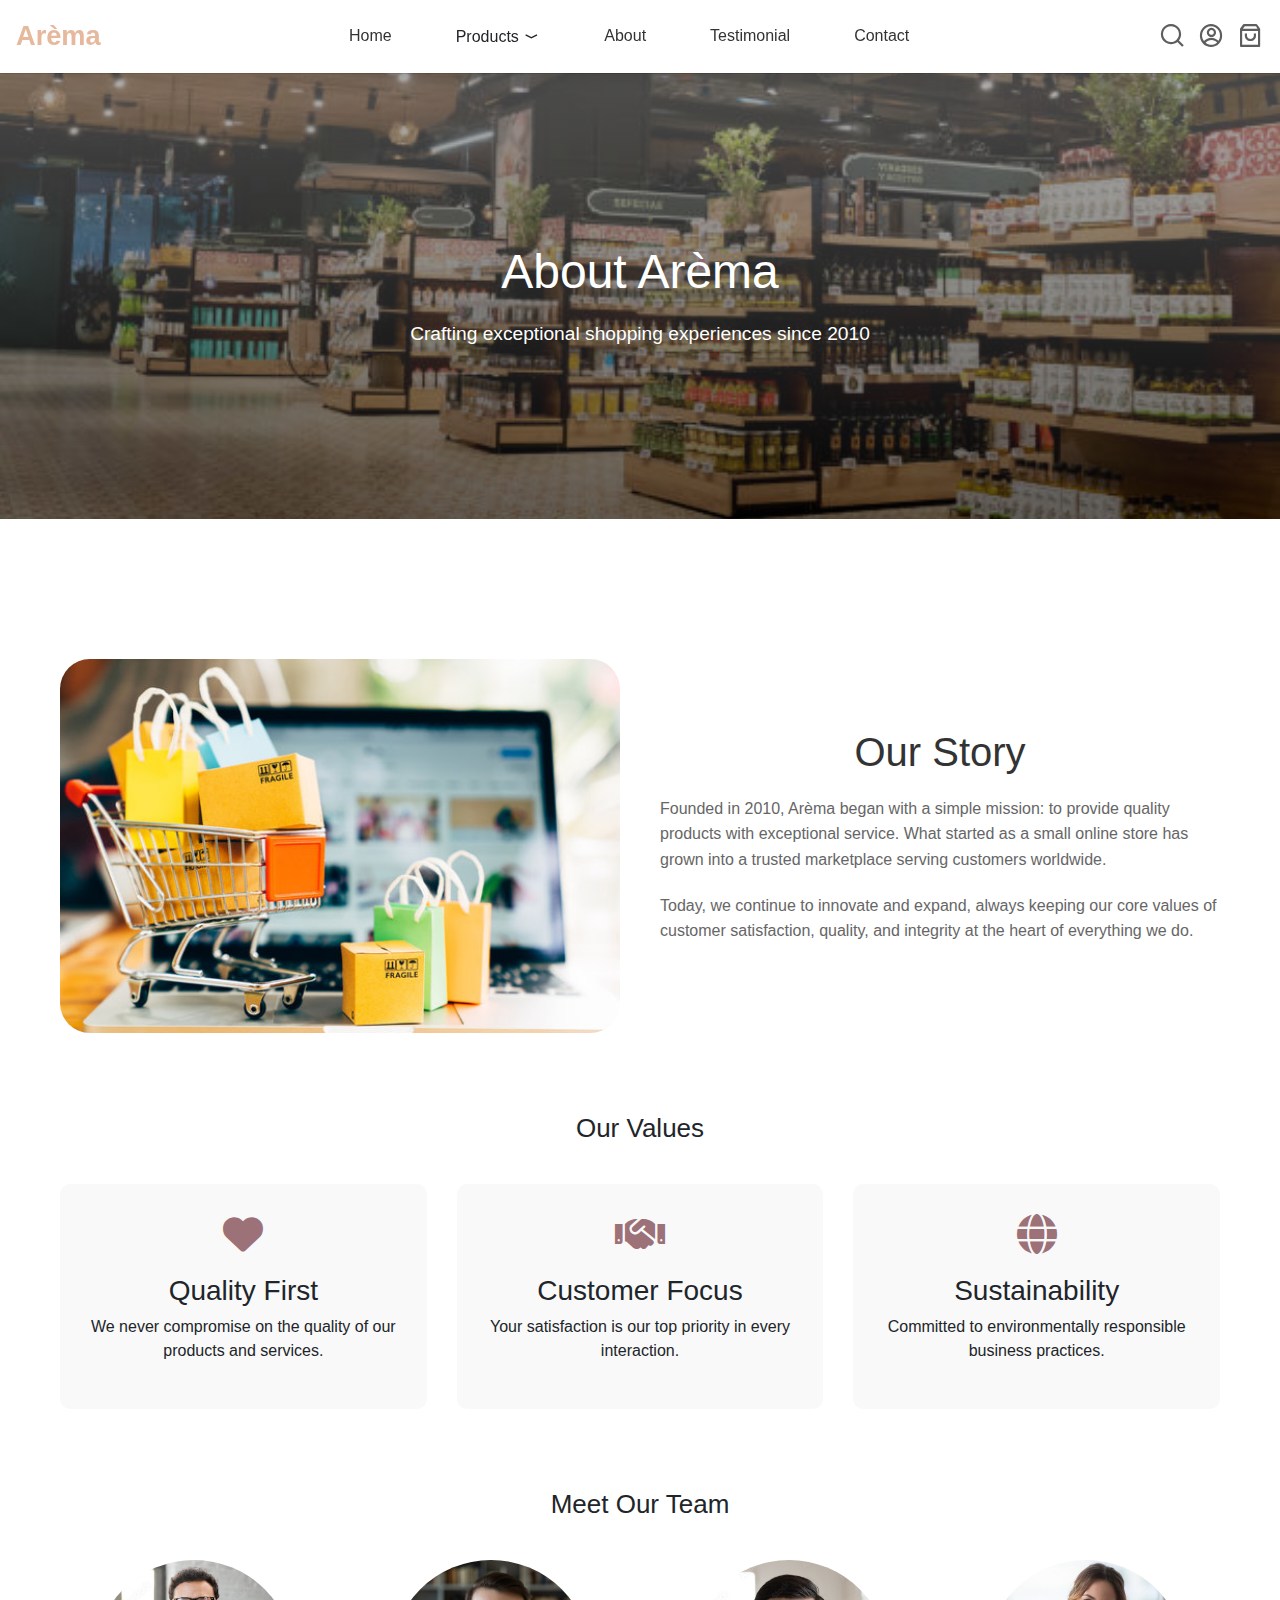
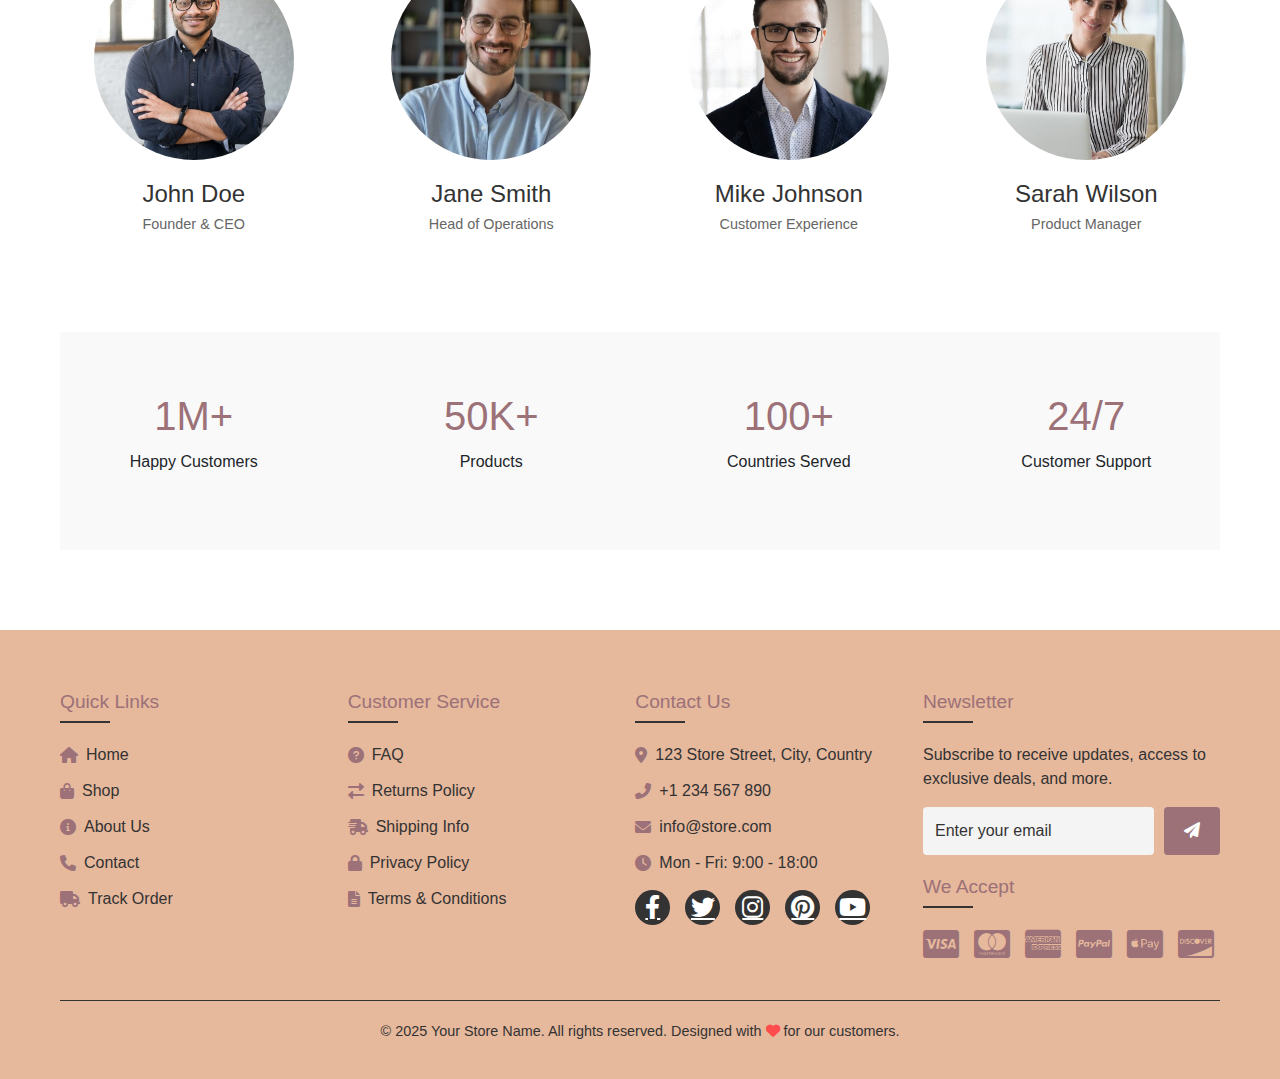
<file: HTML/About.html>
<!DOCTYPE html>
<html lang="en">

<head>
    <meta charset="UTF-8">
    <meta name="viewport" content="width=device-width, initial-scale=1.0">
    <title>Testimonials | Arèma</title>
    <link rel="stylesheet" href="../CSS/BT-CSS/bootstrap.min.css">
    <link rel="stylesheet" href="https://cdnjs.cloudflare.com/ajax/libs/font-awesome/6.0.0/css/all.min.css">
    <link rel="stylesheet" href="../Icons/remixicon.css">
    <link rel="stylesheet" href="../Font/stylesheet.css">
    <link rel="stylesheet" href="../CSS/WEB-CSS/Main.css">
</head>

<body onresize="sizechange()">
    <nav class="Navbar">
        <div class="Nav-container">
            <a href="#" class="Logo">Arèma</a>
            <div class="Nav-Links">
                <a href="../index.html">Home</a>
                <div class="dropdown mt-2 me-3 ms-3">
                    <div class="dropbtn">Products <i class="ri-arrow-down-wide-line"></i></div>
                    <div class="dropdown-content">
                        <a href="#Catalog">Catalog</a>
                        <a href="#categories">Categories</a>
                    </div>
                </div>
                <a href="About.html">About</a>
                <a href="Testimonial.html">Testimonial</a>
                <a href="Contact.html">Contact</a>
            </div>
            <div class="Auth-Icons">
                <a class="Auth-Icon" href=""><i class="ri-search-line Icons"></i></a>
                <a class="Auth-Icon" href="Login.html"><i class="ri-account-circle-line Icons"></i></a>
                <a class="Auth-Icon" href=""><i class="ri-shopping-bag-3-line Icons"></i></a>
            </div>
            <div class="Hamburger" onclick="clickme()">
                <span></span>
                <span></span>
                <span></span>
            </div>
            <i class="ri-close-large-line close-1" onclick="clickmeone()"></i>
        </div>
    </nav>
    <div class="divhide">
        <div class="Nav-Links ham-links">
            <a href="../index.html">Home</a>
            <div class="dropdown mt-2 me-3 ms-3">
                <div class="dropbtn">Products <i class="ri-arrow-down-wide-line"></i></div>
                <div class="dropdown-content">
                    <a href="#Catalog">Catalog</a>
                    <a href="#categories">Categories</a>
                </div>
            </div>
            <a href="About.html">About</a>
            <a href="Testimonial.html">Testimonial</a>
            <a href="Contact.html">Contact</a>
        </div>
        <div class="ham-icons">
            <a class="Ham-Icon" href=""><i class="ri-search-line Icons-1"></i></a>
            <a class="Ham-Icon" href="Login.html"><i class="ri-account-circle-line Icons-1"></i></a>
            <a class="Ham-Icon" href=""><i class="ri-shopping-bag-3-line Icons-1"></i></a>
        </div>
    </div>

    <!-- Hero Section -->
    <section class="about-hero">
        <h1>About Arèma</h1>
        <p>Crafting exceptional shopping experiences since 2010</p>
    </section>

    <!-- Main Content -->
    <div class="about-section">
        <!-- Our Story -->
        <section class="our-story">
            <div class="story-image">
                <img src="../Images/About-2.jpg" alt="Our Story"
                    style="width: 100%; height: auto; border-radius: 30px;">
            </div>
            <div class="story-content">
                <h2>Our Story</h2>
                <p>Founded in 2010, Arèma began with a simple mission: to provide quality products with exceptional
                    service. What started as a small online store has grown into a trusted marketplace serving customers
                    worldwide.</p>
                <p>Today, we continue to innovate and expand, always keeping our core values of customer satisfaction,
                    quality, and integrity at the heart of everything we do.</p>
            </div>
        </section>

        <!-- Our Values -->
        <section class="our-values">
            <h2>Our Values</h2>
            <div class="values-grid">
                <div class="value-card">
                    <i class="fas fa-heart icon"></i>
                    <h3>Quality First</h3>
                    <p>We never compromise on the quality of our products and services.</p>
                </div>
                <div class="value-card">
                    <i class="fas fa-handshake icon"></i>
                    <h3>Customer Focus</h3>
                    <p>Your satisfaction is our top priority in every interaction.</p>
                </div>
                <div class="value-card">
                    <i class="fas fa-globe icon"></i>
                    <h3>Sustainability</h3>
                    <p>Committed to environmentally responsible business practices.</p>
                </div>
            </div>
        </section>

        <!-- Our Team -->
        <section class="our-team">
            <h2>Meet Our Team</h2>
            <div class="team-grid">
                <div class="team-member">
                    <img src="../Images/E-1.jpg" alt="Team Member 1">
                    <h4>John Doe</h4>
                    <p>Founder & CEO</p>
                </div>
                <div class="team-member">
                    <img src="../Images/E-2.jpg" alt="Team Member 2">
                    <h4>Jane Smith</h4>
                    <p>Head of Operations</p>
                </div>
                <div class="team-member">
                    <img src="../Images/E-3.jpg" alt="Team Member 3">
                    <h4>Mike Johnson</h4>
                    <p>Customer Experience</p>
                </div>
                <div class="team-member">
                    <img src="../Images/E-4.jpg" alt="Team Member 4">
                    <h4>Sarah Wilson</h4>
                    <p>Product Manager</p>
                </div>
            </div>
        </section>

        <!-- Stats Section -->
        <section class="stats-section">
            <div class="stats-grid">
                <div class="stat-item">
                    <h3 class="icon">1M+</h3>
                    <p>Happy Customers</p>
                </div>
                <div class="stat-item">
                    <h3 class="icon">50K+</h3>
                    <p>Products</p>
                </div>
                <div class="stat-item">
                    <h3 class="icon">100+</h3>
                    <p>Countries Served</p>
                </div>
                <div class="stat-item">
                    <h3 class="icon">24/7</h3>
                    <p>Customer Support</p>
                </div>
            </div>
        </section>
    </div>
    <footer class="footer">
        <div class="footer-content">
            <div class="footer-grid">
                <!-- Quick Links -->
                <div class="footer-column">
                    <h3>Quick Links</h3>
                    <ul>
                        <li><a href="../index.html"><i class="fas fa-home icon"></i> Home</a></li>
                        <li><a href="#"><i class="fas fa-shopping-bag icon"></i> Shop</a></li>
                        <li><a href="About.html"><i class="fas fa-info-circle icon"></i> About Us</a></li>
                        <li><a href="Contact.html"><i class="fas fa-phone icon"></i> Contact</a></li>
                        <li><a href="#"><i class="fas fa-truck icon"></i> Track Order</a></li>
                    </ul>
                </div>

                <!-- Customer Service -->
                <div class="footer-column">
                    <h3>Customer Service</h3>
                    <ul>
                        <li><a href="#"><i class="fas fa-question-circle icon"></i> FAQ</a></li>
                        <li><a href="#"><i class="fas fa-exchange-alt icon"></i> Returns Policy</a></li>
                        <li><a href="#"><i class="fas fa-shipping-fast icon"></i> Shipping Info</a></li>
                        <li><a href="#"><i class="fas fa-lock icon"></i> Privacy Policy</a></li>
                        <li><a href="#"><i class="fas fa-file-alt icon"></i> Terms & Conditions</a></li>
                    </ul>
                </div>

                <!-- Contact Info -->
                <div class="footer-column">
                    <h3>Contact Us</h3>
                    <ul>
                        <li><a href="#"><i class="fas fa-map-marker-alt icon"></i> 123 Store Street, City, Country</a>
                        </li>
                        <li><a href="tel:+1234567890"><i class="fas fa-phone-alt icon"></i> +1 234 567 890</a></li>
                        <li><a href="mailto:info@store.com"><i class="fas fa-envelope icon"></i> info@store.com</a></li>
                        <li><a href="#"><i class="fas fa-clock icon"></i> Mon - Fri: 9:00 - 18:00</a></li>
                    </ul>
                    <div class="social-links icon">
                        <a href="#"><i class="fab fa-facebook-f"></i></a>
                        <a href="#"><i class="fab fa-twitter"></i></a>
                        <a href="#"><i class="fab fa-instagram"></i></a>
                        <a href="#"><i class="fab fa-pinterest"></i></a>
                        <a href="#"><i class="fab fa-youtube"></i></a>
                    </div>
                </div>

                <!-- Newsletter -->
                <div class="footer-column">
                    <h3>Newsletter</h3>
                    <p>Subscribe to receive updates, access to exclusive deals, and more.</p>
                    <form class="newsletter-form">
                        <input type="email" placeholder="Enter your email">
                        <button type="submit"><i class="fas fa-paper-plane"></i></button>
                    </form>
                    <h3 style="margin-top: 20px;">We Accept</h3>
                    <div class="payment-methods">
                        <i class="fab fa-cc-visa"></i>
                        <i class="fab fa-cc-mastercard"></i>
                        <i class="fab fa-cc-amex"></i>
                        <i class="fab fa-cc-paypal"></i>
                        <i class="fab fa-cc-apple-pay"></i>
                        <i class="fab fa-cc-discover"></i>
                    </div>
                </div>
            </div>

            <!-- Footer Bottom -->
            <div class="footer-bottom">
                <p>&copy; 2025 Your Store Name. All rights reserved. Designed with <i class="fas fa-heart"
                        style="color: #ff4d4d;"></i> for our customers.</p>
            </div>
        </div>
    </footer>

    <script src="../JS/BT-JS/bootstrap.bundle.min.js"></script>
    <script src="../JS/WEB-JS/Web.js"></script>
</body>

</html>
</file>
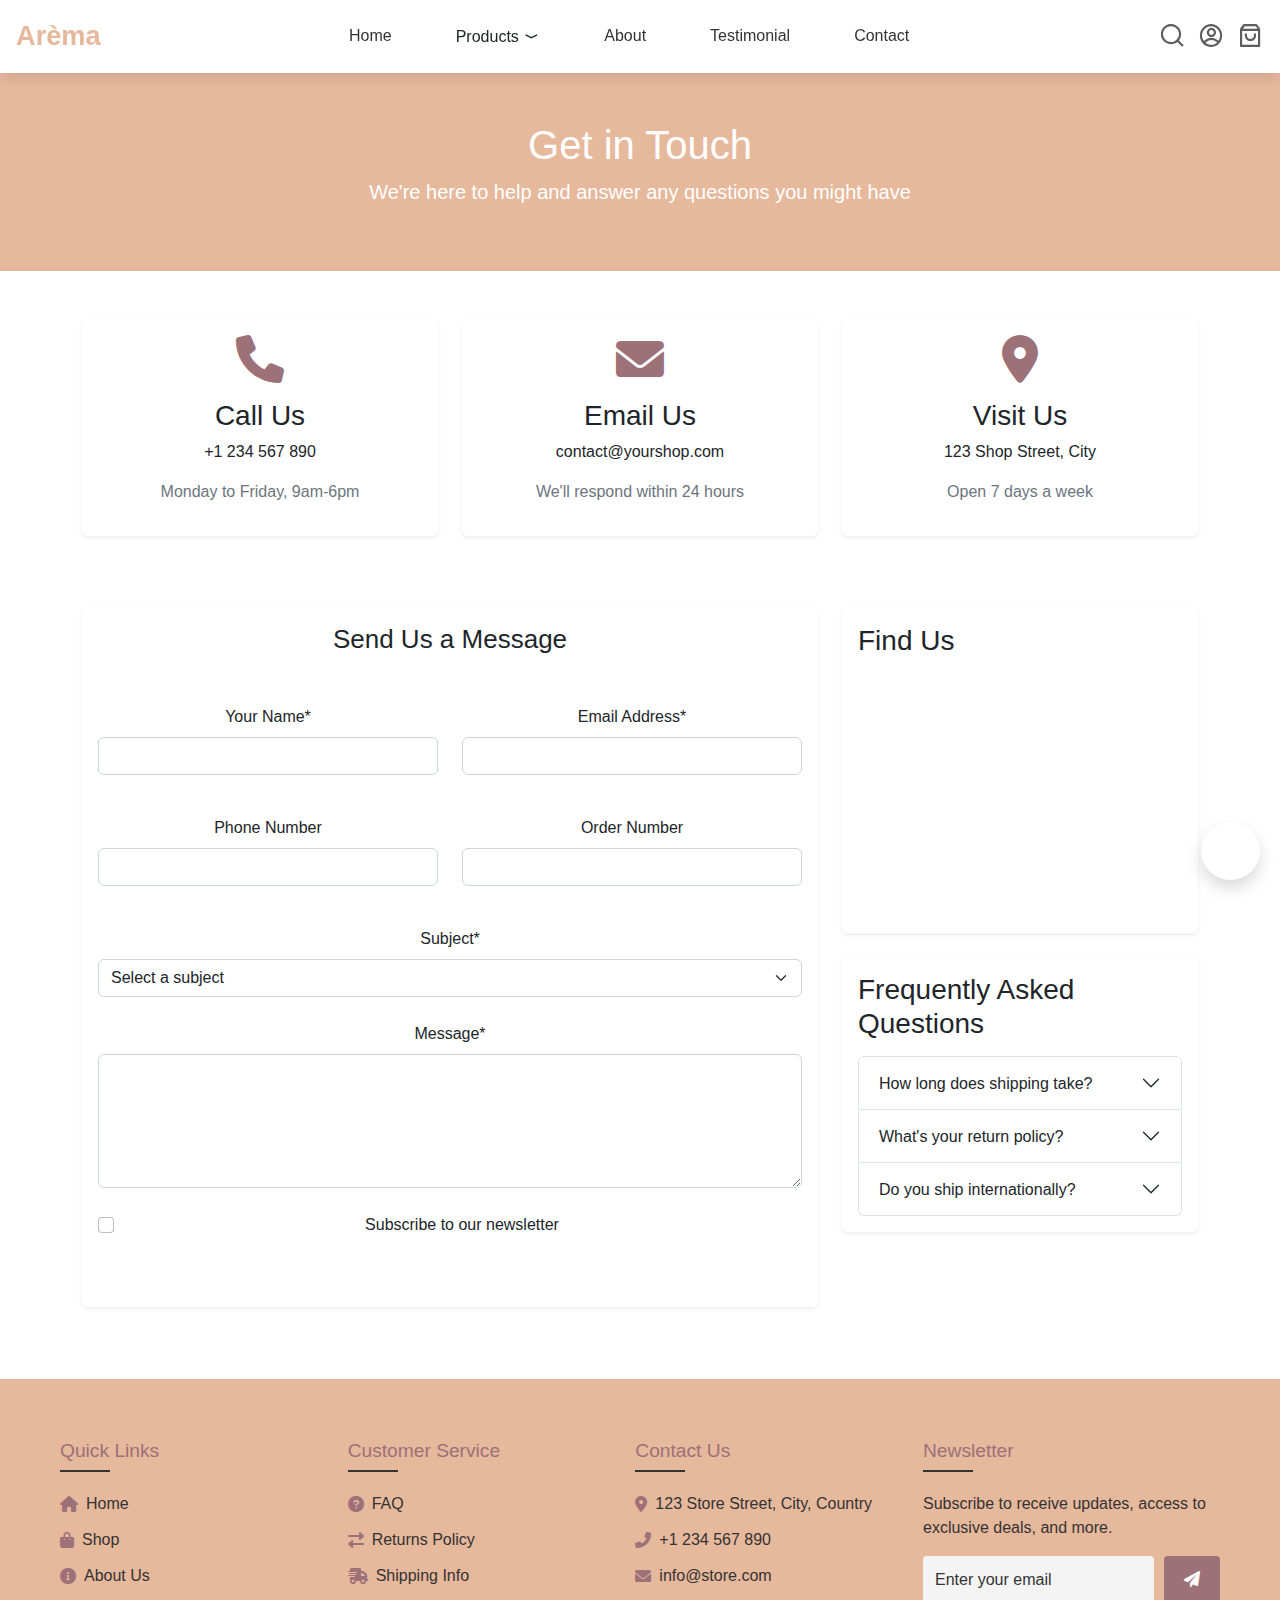
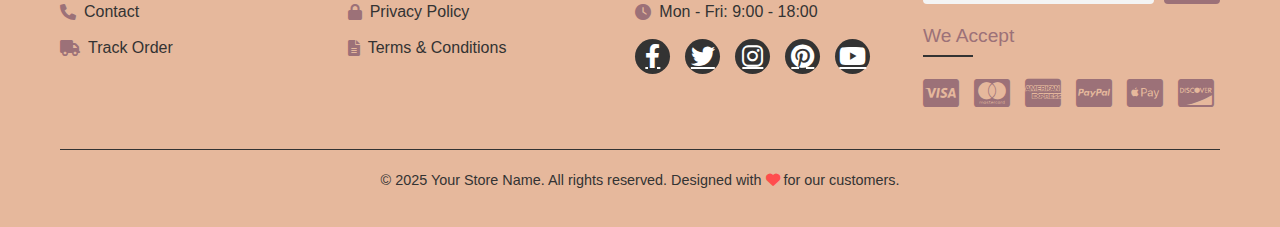
<file: HTML/Contact.html>
<!DOCTYPE html>
<html lang="en">

<head>
    <meta charset="UTF-8">
    <meta name="viewport" content="width=device-width, initial-scale=1.0">
    <title>Contact Us | Arèma</title>
    <link rel="stylesheet" href="../CSS/BT-CSS/bootstrap.min.css">
    <link rel="stylesheet" href="https://cdnjs.cloudflare.com/ajax/libs/font-awesome/6.0.0/css/all.min.css">
    <link rel="stylesheet" href="../Icons/remixicon.css">
    <link rel="stylesheet" href="../Font/stylesheet.css">
    <link rel="stylesheet" href="../CSS/WEB-CSS/Main.css">
    <style>
        .bg-custom-primary {
            background-color: var();
            color: white;
        }

        .btn-custom-primary {
            background-color: var(--primary-color);
            color: white;
        }

        .btn-custom-primary:hover {
            background-color: #357abd;
            color: white;
        }

        .chat-widget {
            position: fixed;
            bottom: 20px;
            right: 20px;
            z-index: 1000;
        }

        .accordion-button:not(.collapsed) {
            background-color: var(--primary-color);
            color: white;
        }
    </style>
</head>

<body onresize="sizechange()">
    <!-- Navigation -->
    <nav class="Navbar">
        <div class="Nav-container">
            <a href="#" class="Logo">Arèma</a>
            <div class="Nav-Links">
                <a href="../index.html">Home</a>
                <div class="dropdown mt-2 me-3 ms-3">
                    <div class="dropbtn">Products <i class="ri-arrow-down-wide-line"></i></div>
                    <div class="dropdown-content">
                        <a href="#Catalog">Catalog</a>
                        <a href="#categories">Categories</a>
                    </div>
                </div>
                <a href="About.html">About</a>
                <a href="Testimonial.html">Testimonial</a>
                <a href="Contact.html">Contact</a>
            </div>
            <div class="Auth-Icons">
                <a class="Auth-Icon" href=""><i class="ri-search-line Icons"></i></a>
                <a class="Auth-Icon" href="Login.html"><i class="ri-account-circle-line Icons"></i></a>
                <a class="Auth-Icon" href=""><i class="ri-shopping-bag-3-line Icons"></i></a>
            </div>
            <div class="Hamburger" onclick="clickme()">
                <span></span>
                <span></span>
                <span></span>
            </div>
            <i class="ri-close-large-line close-1" onclick="clickmeone()"></i>
        </div>
    </nav>
    <div class="divhide">
        <div class="Nav-Links ham-links">
            <a href="../index.html">Home</a>
            <div class="dropdown mt-2 me-3 ms-3">
                <div class="dropbtn">Products <i class="ri-arrow-down-wide-line"></i></div>
                <div class="dropdown-content">
                    <a href="#Catalog">Catalog</a>
                    <a href="#categories">Categories</a>
                </div>
            </div>
            <a href="About.html">About</a>
            <a href="Testimonial.html">Testimonial</a>
            <a href="Contact.html">Contact</a>
        </div>
        <div class="ham-icons">
            <a class="Ham-Icon" href=""><i class="ri-search-line Icons-1"></i></a>
            <a class="Ham-Icon" href="Login.html"><i class="ri-account-circle-line Icons-1"></i></a>
            <a class="Ham-Icon" href=""><i class="ri-shopping-bag-3-line Icons-1"></i></a>
        </div>
    </div>

    <!-- Hero Section -->
    <div class="bg-custom-primary py-5 mb-5">
        <div class="container text-center text-white">
            <h1>Get in Touch</h1>
            <p class="lead">We're here to help and answer any questions you might have</p>
        </div>
    </div>

    <!-- Main Content -->
    <div class="container my-5">
        <!-- Contact Options -->
        <div class="row mb-5">
            <div class="col-md-4 text-center mb-4">
                <div class="card h-100 shadow-sm">
                    <div class="card-body">
                        <i class="fas fa-phone fa-3x mb-3 text-primary icon"></i>
                        <h3>Call Us</h3>
                        <p>+1 234 567 890</p>
                        <p class="text-muted">Monday to Friday, 9am-6pm</p>
                    </div>
                </div>
            </div>
            <div class="col-md-4 text-center mb-4">
                <div class="card h-100 shadow-sm">
                    <div class="card-body">
                        <i class="fas fa-envelope fa-3x mb-3 text-primary icon"></i>
                        <h3>Email Us</h3>
                        <p>contact@yourshop.com</p>
                        <p class="text-muted">We'll respond within 24 hours</p>
                    </div>
                </div>
            </div>
            <div class="col-md-4 text-center mb-4">
                <div class="card h-100 shadow-sm">
                    <div class="card-body">
                        <i class="fas fa-location-dot fa-3x mb-3 text-primary icon"></i>
                        <h3>Visit Us</h3>
                        <p>123 Shop Street, City</p>
                        <p class="text-muted">Open 7 days a week</p>
                    </div>
                </div>
            </div>
        </div>

        <div class="row">
            <!-- Enhanced Contact Form -->
            <div class="col-lg-8 mb-4">
                <div class="card shadow-sm">
                    <div class="card-body">
                        <h2 class="mb-4">Send Us a Message</h2>
                        <form>
                            <div class="row">
                                <div class="col-md-6 mb-3">
                                    <label for="name" class="form-label">Your Name*</label>
                                    <input type="text" class="form-control" id="name" required>
                                </div>
                                <div class="col-md-6 mb-3">
                                    <label for="email" class="form-label">Email Address*</label>
                                    <input type="email" class="form-control" id="email" required>
                                </div>
                            </div>
                            <div class="row">
                                <div class="col-md-6 mb-3">
                                    <label for="phone" class="form-label">Phone Number</label>
                                    <input type="tel" class="form-control" id="phone">
                                </div>
                                <div class="col-md-6 mb-3">
                                    <label for="order" class="form-label">Order Number</label>
                                    <input type="text" class="form-control" id="order">
                                </div>
                            </div>
                            <div class="mb-3">
                                <label for="subject" class="form-label">Subject*</label>
                                <select class="form-select" id="subject" required>
                                    <option value="">Select a subject</option>
                                    <option value="order">Order Inquiry</option>
                                    <option value="return">Returns & Refunds</option>
                                    <option value="product">Product Information</option>
                                    <option value="other">Other</option>
                                </select>
                            </div>
                            <div class="mb-3">
                                <label for="message" class="form-label">Message*</label>
                                <textarea class="form-control" id="message" rows="5" required></textarea>
                            </div>
                            <div class="mb-3 form-check">
                                <input type="checkbox" class="form-check-input" id="newsletter">
                                <label class="form-check-label" for="newsletter">Subscribe to our newsletter</label>
                            </div>
                            <button type="submit" class="btn btn-custom-primary">Send Message</button>
                        </form>
                    </div>
                </div>
            </div>

            <!-- Map and FAQ Section -->
            <div class="col-lg-4">
                <!-- Google Maps Embed -->
                <div class="card shadow-sm mb-4">
                    <div class="card-body">
                        <h3 class="mb-3">Find Us</h3>
                        <div class="ratio ratio-4x3">
                            <iframe
                                src="https://www.google.com/maps/embed?pb=!1m18!1m12!1m3!1d12345.6789!2d-123.456789!3d12.345678!2m3!1f0!2f0!3f0!3m2!1i1024!2i768!4f13.1!3m3!1m2!1s0x0%3A0x0!2zM40zMCcwMC4wIk4gMTIwwrAwMCcwMC4wIlc!5e0!3m2!1sen!2sus!4v1234567890"
                                style="border:0;" allowfullscreen="" loading="lazy">
                            </iframe>
                        </div>
                    </div>
                </div>

                <!-- FAQ Section -->
                <div class="card shadow-sm">
                    <div class="card-body">
                        <h3 class="mb-3">Frequently Asked Questions</h3>
                        <div class="accordion" id="faqAccordion">
                            <div class="accordion-item">
                                <h2 class="accordion-header">
                                    <button class="accordion-button collapsed" type="button" data-bs-toggle="collapse"
                                        data-bs-target="#faq1">
                                        How long does shipping take?
                                    </button>
                                </h2>
                                <div id="faq1" class="accordion-collapse collapse" data-bs-parent="#faqAccordion">
                                    <div class="accordion-body">
                                        Standard shipping takes 3-5 business days within the continental US.
                                    </div>
                                </div>
                            </div>
                            <div class="accordion-item">
                                <h2 class="accordion-header">
                                    <button class="accordion-button collapsed" type="button" data-bs-toggle="collapse"
                                        data-bs-target="#faq2">
                                        What's your return policy?
                                    </button>
                                </h2>
                                <div id="faq2" class="accordion-collapse collapse" data-bs-parent="#faqAccordion">
                                    <div class="accordion-body">
                                        We offer a 30-day return policy for unused items in original packaging.
                                    </div>
                                </div>
                            </div>
                            <div class="accordion-item">
                                <h2 class="accordion-header">
                                    <button class="accordion-button collapsed" type="button" data-bs-toggle="collapse"
                                        data-bs-target="#faq3">
                                        Do you ship internationally?
                                    </button>
                                </h2>
                                <div id="faq3" class="accordion-collapse collapse" data-bs-parent="#faqAccordion">
                                    <div class="accordion-body">
                                        Yes, we ship to most countries. International shipping times vary by location.
                                    </div>
                                </div>
                            </div>
                        </div>
                    </div>
                </div>
            </div>
        </div>
    </div>

    <!-- Live Chat Widget -->
    <div class="chat-widget">
        <button class="btn btn-custom-primary rounded-circle p-3 shadow" data-bs-toggle="modal"
            data-bs-target="#chatModal">
            <i class="fas fa-comments fa-lg"></i>
        </button>
    </div>

    <!-- Chat Modal -->
    <div class="modal fade" id="chatModal" tabindex="-1">
        <div class="modal-dialog">
            <div class="modal-content">
                <div class="modal-header bg-custom-primary text-white">
                    <h5 class="modal-title">Live Chat</h5>
                    <button type="button" class="btn-close btn-close-white" data-bs-dismiss="modal"></button>
                </div>
                <div class="modal-body">
                    <div class="text-center py-4">
                        <i class="fas fa-headset fa-3x mb-3 text-primary"></i>
                        <h4>Start a Conversation</h4>
                        <p>Our team is here to help!</p>
                        <button class="btn btn-custom-primary">Start Chat</button>
                    </div>
                </div>
            </div>
        </div>
    </div>

    <!-- Footer -->
    <footer class="footer">
        <div class="footer-content">
            <div class="footer-grid">
                <!-- Quick Links -->
                <div class="footer-column">
                    <h3>Quick Links</h3>
                    <ul>
                        <li><a href="../index.html"><i class="fas fa-home icon"></i> Home</a></li>
                        <li><a href="#"><i class="fas fa-shopping-bag icon"></i> Shop</a></li>
                        <li><a href="About.html"><i class="fas fa-info-circle icon"></i> About Us</a></li>
                        <li><a href="Contact.html"><i class="fas fa-phone icon"></i> Contact</a></li>
                        <li><a href="#"><i class="fas fa-truck icon"></i> Track Order</a></li>
                    </ul>
                </div>

                <!-- Customer Service -->
                <div class="footer-column">
                    <h3>Customer Service</h3>
                    <ul>
                        <li><a href="#"><i class="fas fa-question-circle icon"></i> FAQ</a></li>
                        <li><a href="#"><i class="fas fa-exchange-alt icon"></i> Returns Policy</a></li>
                        <li><a href="#"><i class="fas fa-shipping-fast icon"></i> Shipping Info</a></li>
                        <li><a href="#"><i class="fas fa-lock icon"></i> Privacy Policy</a></li>
                        <li><a href="#"><i class="fas fa-file-alt icon"></i> Terms & Conditions</a></li>
                    </ul>
                </div>

                <!-- Contact Info -->
                <div class="footer-column">
                    <h3>Contact Us</h3>
                    <ul>
                        <li><a href="#"><i class="fas fa-map-marker-alt icon"></i> 123 Store Street, City, Country</a>
                        </li>
                        <li><a href="tel:+1234567890"><i class="fas fa-phone-alt icon"></i> +1 234 567 890</a></li>
                        <li><a href="mailto:info@store.com"><i class="fas fa-envelope icon"></i> info@store.com</a></li>
                        <li><a href="#"><i class="fas fa-clock icon"></i> Mon - Fri: 9:00 - 18:00</a></li>
                    </ul>
                    <div class="social-links icon">
                        <a href="#"><i class="fab fa-facebook-f"></i></a>
                        <a href="#"><i class="fab fa-twitter"></i></a>
                        <a href="#"><i class="fab fa-instagram"></i></a>
                        <a href="#"><i class="fab fa-pinterest"></i></a>
                        <a href="#"><i class="fab fa-youtube"></i></a>
                    </div>
                </div>

                <!-- Newsletter -->
                <div class="footer-column">
                    <h3>Newsletter</h3>
                    <p>Subscribe to receive updates, access to exclusive deals, and more.</p>
                    <form class="newsletter-form">
                        <input type="email" placeholder="Enter your email">
                        <button type="submit"><i class="fas fa-paper-plane"></i></button>
                    </form>
                    <h3 style="margin-top: 20px;">We Accept</h3>
                    <div class="payment-methods">
                        <i class="fab fa-cc-visa"></i>
                        <i class="fab fa-cc-mastercard"></i>
                        <i class="fab fa-cc-amex"></i>
                        <i class="fab fa-cc-paypal"></i>
                        <i class="fab fa-cc-apple-pay"></i>
                        <i class="fab fa-cc-discover"></i>
                    </div>
                </div>
            </div>

            <!-- Footer Bottom -->
            <div class="footer-bottom">
                <p>&copy; 2025 Your Store Name. All rights reserved. Designed with <i class="fas fa-heart"
                        style="color: #ff4d4d;"></i> for our customers.</p>
            </div>
        </div>
    </footer>

    <script src="https://cdn.jsdelivr.net/npm/bootstrap@5.3.0/dist/js/bootstrap.bundle.min.js"></script>
    <script src="../JS/WEB-JS/Web.js"></script>
</body>

</html>
</file>
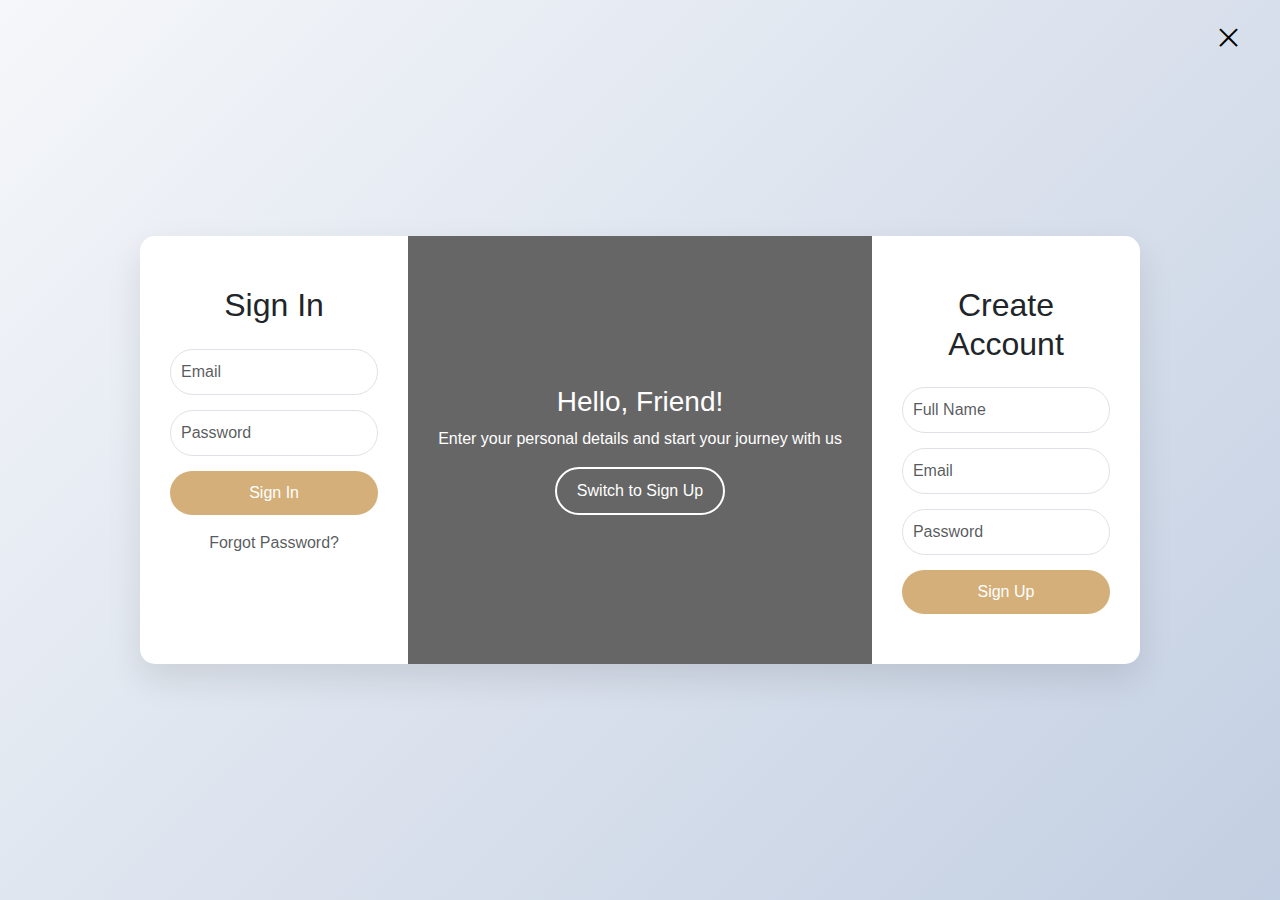
<file: HTML/Login.html>
<!DOCTYPE html>
<html lang="en">

<head>
    <meta charset="UTF-8">
    <meta name="viewport" content="width=device-width, initial-scale=1.0">
    <title>Login/Signup</title>
    <link href="https://cdn.jsdelivr.net/npm/bootstrap@5.3.0/dist/css/bootstrap.min.css" rel="stylesheet">
    <link rel="stylesheet" href="../Icons/remixicon.css">
    <style>
        :root {
            --primary-color: #d4af7a;
            --secondary-color: #8fa1c7;
        }

        .login-main {
            font-family: 'Arial', sans-serif;
            background: linear-gradient(135deg, #f5f7fa 0%, #c3cfe2 100%);
            display: flex;
            justify-content: center;
            align-items: center;
            min-height: 100vh;
            margin: 0;
            padding: 15px;
        }

        .login-container {
            width: 100%;
            max-width: 1000px;
            background: white;
            border-radius: 15px;
            box-shadow: 0 15px 35px rgba(0, 0, 0, 0.1);
            overflow: hidden;
            position: relative;
        }

        .login-wrapper {
            display: flex;
            transition: transform 1.2s ease-in-out;
        }

        .login-form,
        .signup-form {
            flex: 1;
            padding: 50px 30px;
            text-align: center;
        }

        .form-switch {
            position: relative;
            background-size: cover;
            background-position: center;
            display: flex;
            align-items: center;
            justify-content: center;
            color: white;
            text-align: center;
            padding: 30px;
            transition: all 0.6s ease;
        }

        .form-switch::before {
            content: '';
            position: absolute;
            top: 0;
            left: 0;
            width: 100%;
            height: 100%;
            background: rgba(0, 0, 0, 0.6);
        }

        .switch-content {
            position: relative;
            z-index: 1;
        }

        .toggle-btn {
            background: transparent;
            border: 2px solid white;
            color: white;
            padding: 10px 20px;
            border-radius: 25px;
            cursor: pointer;
            transition: all 0.3s ease;
        }

        .toggle-btn:hover {
            background: rgba(255, 255, 255, 0.2);
        }

        .form-control {
            margin-bottom: 15px;
            padding: 10px;
            border-radius: 25px;
        }

        .submit-btn {
            width: 100%;
            padding: 10px;
            background-color: var(--primary-color);
            color: white;
            border: none;
            border-radius: 25px;
            transition: all 0.3s ease;
        }

        .submit-btn:hover {
            opacity: 0.9;
        }

        .close-2 {
            position: absolute;
            top: 20px;
            left: 95%;
            font-size: 1.5rem;
            color: black;
            z-index: 10;
        }

        /* Responsive Adjustments */
        @media (max-width: 768px) {
            .login-wrapper {
                flex-direction: column;
            }

            .login-form,
            .signup-form,
            .form-switch {
                flex: none;
                width: 100%;
            }

            .form-switch {
                order: -1;
                height: 200px;
            }

            .login-main {
                height: 200vh;
            }

            .close-2 {
                position: absolute;
                top: 15px;
                left: 90%;
            }
        }

        /* Animation for form switch */
        .login-container.signup-mode .login-wrapper {
            transform: translateX(-50%);
        }
    </style>
</head>

<body>
    <div id="Close-2">
        <i class="ri-close-large-line close-2"></i>
    </div>
    <div class="login-main">
        <div class="login-container">
            <div class="login-wrapper">
                <!-- Login Form -->
                <div class="login-form">
                    <h2 class="mb-4">Sign In</h2>
                    <form>
                        <input type="email" class="form-control" placeholder="Email" required>
                        <input type="password" class="form-control" placeholder="Password" required>
                        <button type="submit" class="submit-btn">Sign In</button>
                        <p class="mt-3 text-muted">Forgot Password?</p>
                    </form>
                </div>

                <!-- Form Switch Section -->
                <div class="form-switch"
                    style="background-image: url('https://source.unsplash.com/random/800x600?landscape');">
                    <div class="switch-content">
                        <h3>Hello, Friend!</h3>
                        <p>Enter your personal details and start your journey with us</p>
                        <button class="toggle-btn" id="switchBtn">Switch to Sign Up</button>
                    </div>
                </div>

                <!-- Signup Form -->
                <div class="signup-form">
                    <h2 class="mb-4">Create Account</h2>
                    <form>
                        <input type="text" class="form-control" placeholder="Full Name" required>
                        <input type="email" class="form-control" placeholder="Email" required>
                        <input type="password" class="form-control" placeholder="Password" required>
                        <button type="submit" class="submit-btn">Sign Up</button>
                    </form>
                </div>
            </div>
        </div>
    </div>

    <script>
        document.getElementById('switchBtn').addEventListener('click', function () {
            document.querySelector('.login-container').classList.toggle('signup-mode');
        });
    </script>
    <script src="../JS/WEB-JS/Web.js"></script>
</body>

</html>
</file>
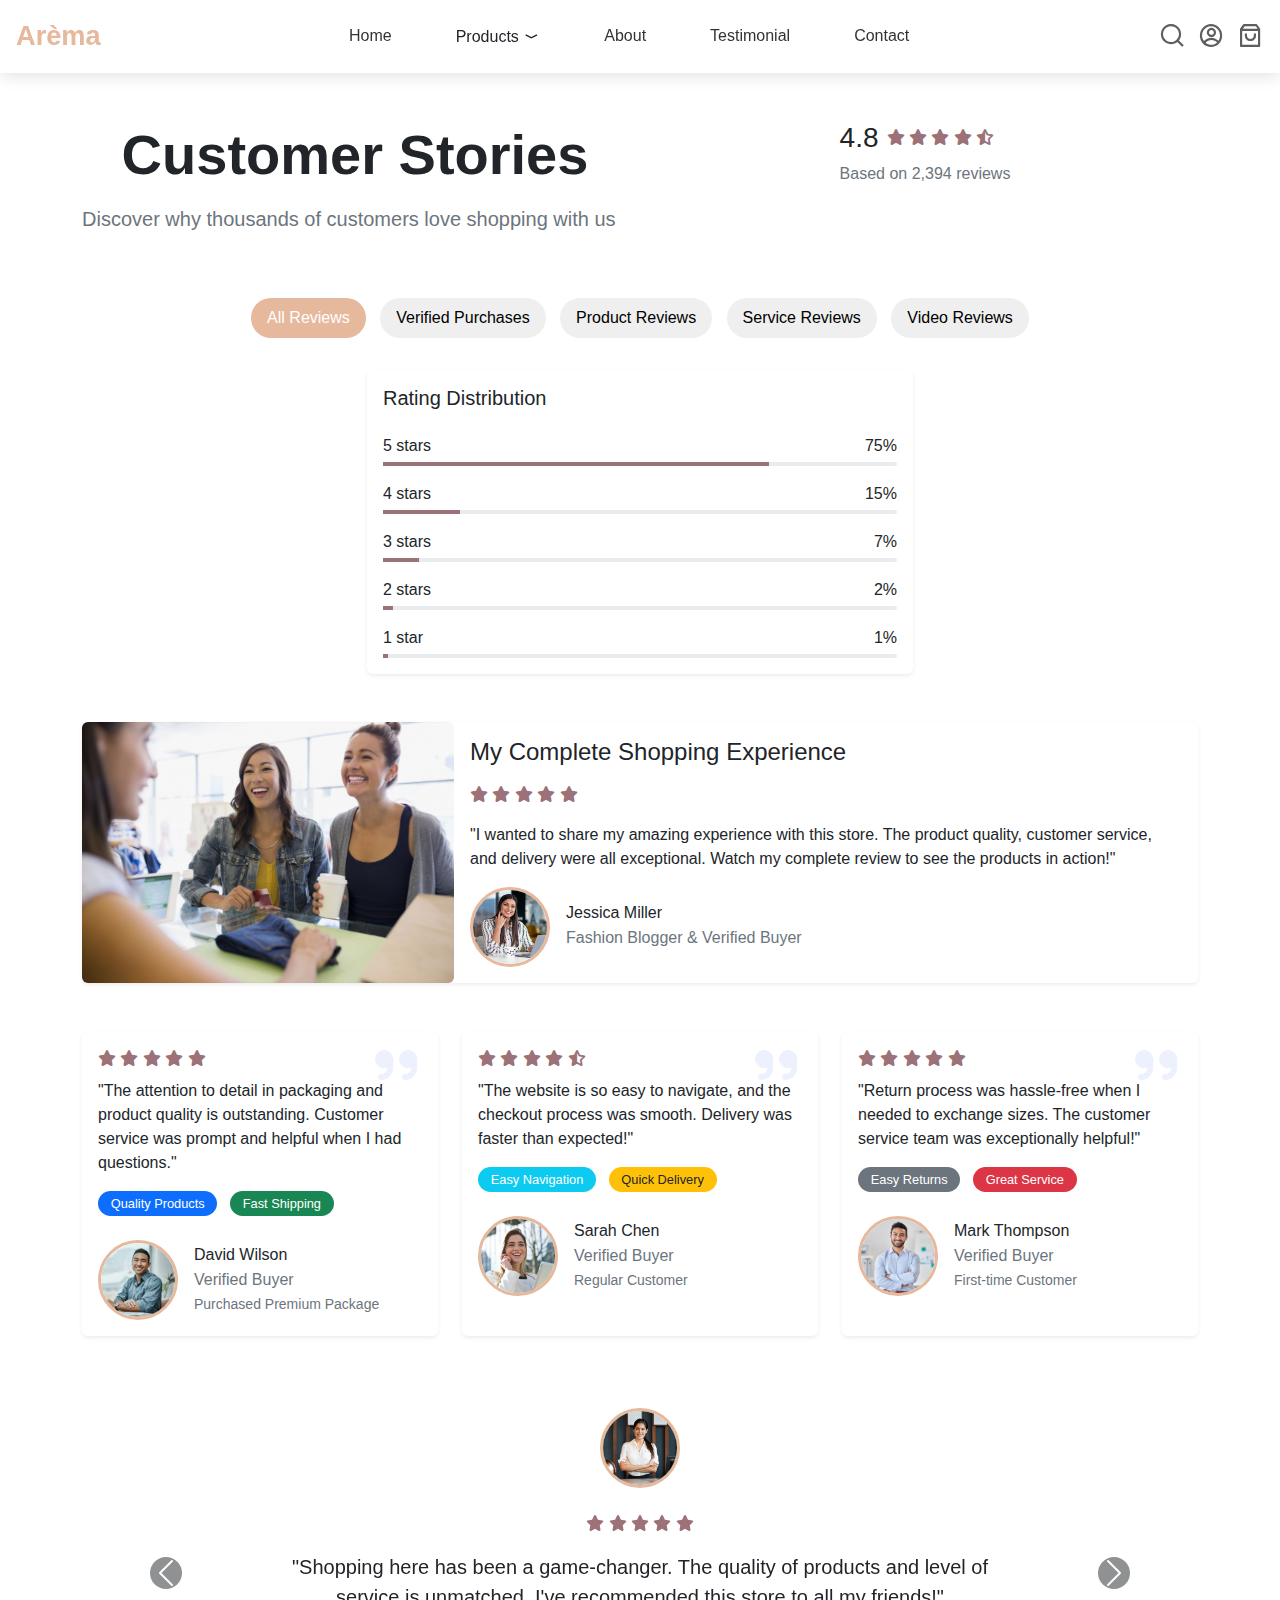
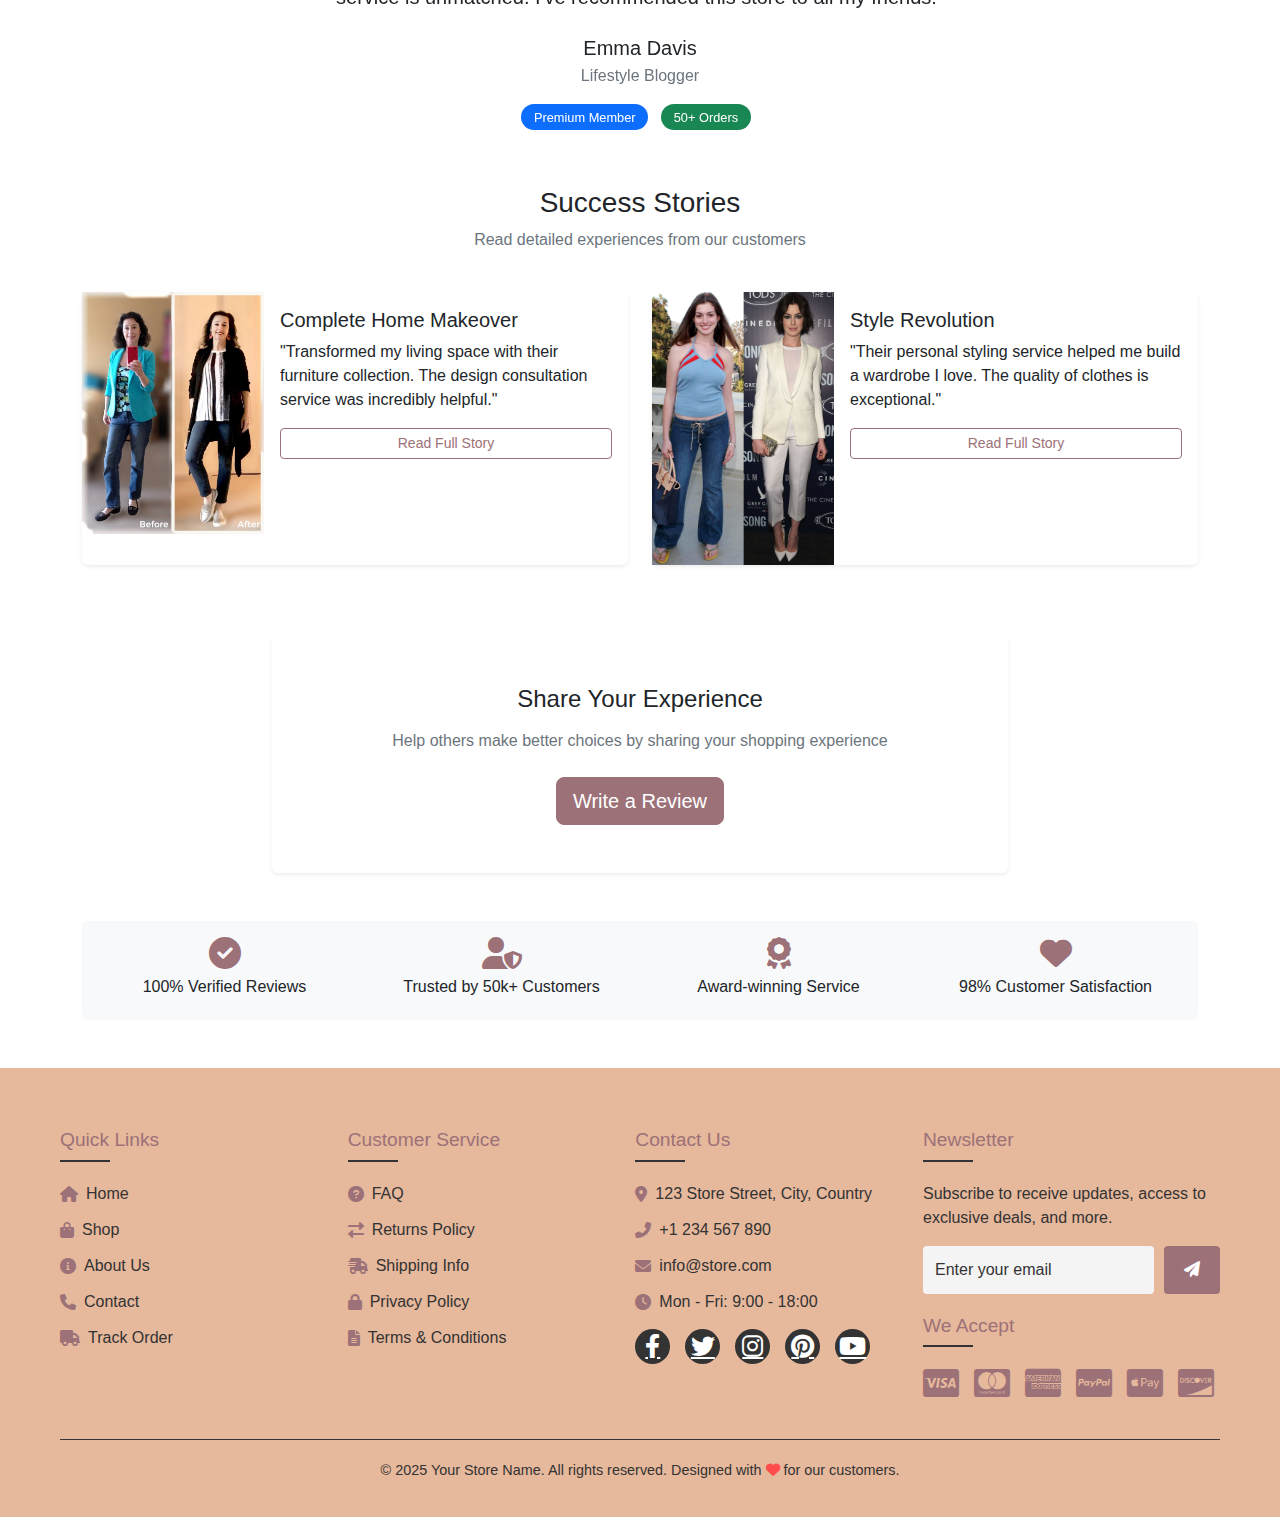
<file: HTML/Testimonial.html>
<!DOCTYPE html>
<html lang="en">

<head>
    <meta charset="UTF-8">
    <meta name="viewport" content="width=device-width, initial-scale=1.0">
    <title>Testimonials | Arèma</title>
    <link rel="stylesheet" href="../CSS/BT-CSS/bootstrap.min.css">
    <link rel="stylesheet" href="https://cdnjs.cloudflare.com/ajax/libs/font-awesome/6.0.0/css/all.min.css">
    <link rel="stylesheet" href="../Icons/remixicon.css">
    <link rel="stylesheet" href="../Font/stylesheet.css">
    <link rel="stylesheet" href="../CSS/WEB-CSS/Main.css">
</head>

<body onresize="sizechange()">

    <nav class="Navbar">
        <div class="Nav-container">
            <a href="#" class="Logo">Arèma</a>
            <div class="Nav-Links">
                <a href="../index.html">Home</a>
                <div class="dropdown mt-2 me-3 ms-3">
                    <div class="dropbtn">Products <i class="ri-arrow-down-wide-line"></i></div>
                    <div class="dropdown-content">
                        <a href="#Catalog">Catalog</a>
                        <a href="#categories">Categories</a>
                    </div>
                </div>
                <a href="About.html">About</a>
                <a href="Testimonial.html">Testimonial</a>
                <a href="Contact.html">Contact</a>
            </div>
            <div class="Auth-Icons">
                <a class="Auth-Icon" href=""><i class="ri-search-line Icons"></i></a>
                <a class="Auth-Icon" href="Login.html"><i class="ri-account-circle-line Icons"></i></a>
                <a class="Auth-Icon" href=""><i class="ri-shopping-bag-3-line Icons"></i></a>
            </div>
            <div class="Hamburger" onclick="clickme()">
                <span></span>
                <span></span>
                <span></span>
            </div>
            <i class="ri-close-large-line close-1" onclick="clickmeone()"></i>
        </div>
    </nav>
    <div class="divhide">
        <div class="Nav-Links ham-links">
            <a href="../index.html">Home</a>
            <div class="dropdown mt-2 me-3 ms-3">
                <div class="dropbtn">Products <i class="ri-arrow-down-wide-line"></i></div>
                <div class="dropdown-content">
                    <a href="#Catalog">Catalog</a>
                    <a href="#categories">Categories</a>
                </div>
            </div>
            <a href="About.html">About</a>
            <a href="Testimonial.html">Testimonial</a>
            <a href="Contact.html">Contact</a>
        </div>
        <div class="ham-icons">
            <a class="Ham-Icon" href=""><i class="ri-search-line Icons-1"></i></a>
            <a class="Ham-Icon" href="Login.html"><i class="ri-account-circle-line Icons-1"></i></a>
            <a class="Ham-Icon" href=""><i class="ri-shopping-bag-3-line Icons-1"></i></a>
        </div>
    </div>

    <section class="py-5">
        <div class="container">
            <!-- Header Section -->
            <div class="row mb-5">
                <div class="col-lg-6 text-center text-lg-start">
                    <h2 class="display-4 fw-bold mb-3">Customer Stories</h2>
                    <p class="lead text-muted">Discover why thousands of customers love shopping with us</p>
                </div>
                <div class="col-lg-6">
                    <div class="row align-items-center justify-content-center">
                        <div class="col-auto">
                            <div class="d-flex align-items-center mb-2">
                                <h3 class="mb-0 me-2">4.8</h3>
                                <div class="testimonial-rating">
                                    <i class="fas fa-star"></i>
                                    <i class="fas fa-star"></i>
                                    <i class="fas fa-star"></i>
                                    <i class="fas fa-star"></i>
                                    <i class="fas fa-star-half-alt"></i>
                                </div>
                            </div>
                            <p class="text-muted mb-0">Based on 2,394 reviews</p>
                        </div>
                    </div>
                </div>
            </div>

            <!-- Filter Buttons -->
            <div class="row mb-4">
                <div class="col-12 text-center">
                    <button class="filter-button active mb-2">All Reviews</button>
                    <button class="filter-button mb-2">Verified Purchases</button>
                    <button class="filter-button mb-2">Product Reviews</button>
                    <button class="filter-button mb-2">Service Reviews</button>
                    <button class="filter-button mb-2">Video Reviews</button>
                </div>
            </div>

            <!-- Rating Statistics -->
            <div class="row mb-5">
                <div class="col-md-6 mx-auto">
                    <div class="card shadow-sm">
                        <div class="card-body">
                            <h5 class="mb-4">Rating Distribution</h5>
                            <div class="mb-3">
                                <div class="d-flex justify-content-between mb-1">
                                    <span>5 stars</span>
                                    <span>75%</span>
                                </div>
                                <div class="review-stats">
                                    <div class="review-stats-fill" style="width: 75%"></div>
                                </div>
                            </div>
                            <div class="mb-3">
                                <div class="d-flex justify-content-between mb-1">
                                    <span>4 stars</span>
                                    <span>15%</span>
                                </div>
                                <div class="review-stats">
                                    <div class="review-stats-fill" style="width: 15%"></div>
                                </div>
                            </div>
                            <div class="mb-3">
                                <div class="d-flex justify-content-between mb-1">
                                    <span>3 stars</span>
                                    <span>7%</span>
                                </div>
                                <div class="review-stats">
                                    <div class="review-stats-fill" style="width: 7%"></div>
                                </div>
                            </div>
                            <div class="mb-3">
                                <div class="d-flex justify-content-between mb-1">
                                    <span>2 stars</span>
                                    <span>2%</span>
                                </div>
                                <div class="review-stats">
                                    <div class="review-stats-fill" style="width: 2%"></div>
                                </div>
                            </div>
                            <div>
                                <div class="d-flex justify-content-between mb-1">
                                    <span>1 star</span>
                                    <span>1%</span>
                                </div>
                                <div class="review-stats">
                                    <div class="review-stats-fill" style="width: 1%"></div>
                                </div>
                            </div>
                        </div>
                    </div>
                </div>
            </div>

            <!-- Featured Video Review -->
            <div class="row mb-5">
                <div class="col-12">
                    <div class="card shadow-sm testimonial-video">
                        <div class="row g-0">
                            <div class="col-md-4">
                                <img src="../Images/C-1.jpeg" alt="Video thumbnail"
                                    class="img-fluid h-100 object-fit-cover rounded">
                            </div>
                            <div class="col-md-8">
                                <div class="card-body">
                                    <h4 class="mb-3">My Complete Shopping Experience</h4>
                                    <div class="testimonial-rating mb-3">
                                        <i class="fas fa-star"></i>
                                        <i class="fas fa-star"></i>
                                        <i class="fas fa-star"></i>
                                        <i class="fas fa-star"></i>
                                        <i class="fas fa-star"></i>
                                    </div>
                                    <p class="card-text">"I wanted to share my amazing experience with this store. The
                                        product quality, customer service, and delivery were all exceptional. Watch my
                                        complete review to see the products in action!"</p>
                                    <div class="d-flex align-items-center">
                                        <img src="../Images/C-2.jpg" alt="Jessica Miller"
                                            class="rounded-circle customer-image me-3">
                                        <div>
                                            <h6 class="mb-1">Jessica Miller</h6>
                                            <p class="mb-0 text-muted">Fashion Blogger & Verified Buyer</p>
                                        </div>
                                    </div>
                                </div>
                            </div>
                        </div>
                    </div>
                </div>
            </div>

            <!-- Written Reviews Grid -->
            <div class="row">
                <div class="col-md-6 col-lg-4 mb-4">
                    <div class="card h-100 shadow-sm testimonial-card">
                        <div class="card-body position-relative">
                            <i class="fas fa-quote-right testimonial-quote"></i>
                            <div class="testimonial-rating mb-2">
                                <i class="fas fa-star"></i>
                                <i class="fas fa-star"></i>
                                <i class="fas fa-star"></i>
                                <i class="fas fa-star"></i>
                                <i class="fas fa-star"></i>
                            </div>
                            <p class="card-text mb-3">"The attention to detail in packaging and product quality is
                                outstanding. Customer service was prompt and helpful when I had questions."</p>
                            <div class="mb-3">
                                <span class="testimonial-tag bg-primary text-white">Quality Products</span>
                                <span class="testimonial-tag bg-success text-white">Fast Shipping</span>
                            </div>
                            <div class="d-flex align-items-center">
                                <img src="../Images/E-6.jpg" alt="David Wilson"
                                    class="rounded-circle customer-image me-3">
                                <div>
                                    <h6 class="mb-1">David Wilson</h6>
                                    <p class="mb-0 text-muted">Verified Buyer</p>
                                    <small class="text-muted">Purchased Premium Package</small>
                                </div>
                            </div>
                        </div>
                    </div>
                </div>

                <div class="col-md-6 col-lg-4 mb-4">
                    <div class="card h-100 shadow-sm testimonial-card">
                        <div class="card-body position-relative">
                            <i class="fas fa-quote-right testimonial-quote"></i>
                            <div class="testimonial-rating mb-2">
                                <i class="fas fa-star"></i>
                                <i class="fas fa-star"></i>
                                <i class="fas fa-star"></i>
                                <i class="fas fa-star"></i>
                                <i class="fas fa-star-half-alt"></i>
                            </div>
                            <p class="card-text mb-3">"The website is so easy to navigate, and the checkout process was
                                smooth. Delivery was faster than expected!"</p>
                            <div class="mb-3">
                                <span class="testimonial-tag bg-info text-white">Easy Navigation</span>
                                <span class="testimonial-tag bg-warning text-dark">Quick Delivery</span>
                            </div>
                            <div class="d-flex align-items-center">
                                <img src="../Images/E-5.jpg" alt="Sarah Chen"
                                    class="rounded-circle customer-image me-3">
                                <div>
                                    <h6 class="mb-1">Sarah Chen</h6>
                                    <p class="mb-0 text-muted">Verified Buyer</p>
                                    <small class="text-muted">Regular Customer</small>
                                </div>
                            </div>
                        </div>
                    </div>
                </div>

                <div class="col-md-6 col-lg-4 mb-4">
                    <div class="card h-100 shadow-sm testimonial-card">
                        <div class="card-body position-relative">
                            <i class="fas fa-quote-right testimonial-quote"></i>
                            <div class="testimonial-rating mb-2">
                                <i class="fas fa-star"></i>
                                <i class="fas fa-star"></i>
                                <i class="fas fa-star"></i>
                                <i class="fas fa-star"></i>
                                <i class="fas fa-star"></i>
                            </div>
                            <p class="card-text mb-3">"Return process was hassle-free when I needed to exchange sizes.
                                The customer service team was exceptionally helpful!"</p>
                            <div class="mb-3">
                                <span class="testimonial-tag bg-secondary text-white">Easy Returns</span>
                                <span class="testimonial-tag bg-danger text-white">Great Service</span>
                            </div>
                            <div class="d-flex align-items-center">
                                <img src="../Images/E-7.jpg" alt="Mark Thompson"
                                    class="rounded-circle customer-image me-3">
                                <div>
                                    <h6 class="mb-1">Mark Thompson</h6>
                                    <p class="mb-0 text-muted">Verified Buyer</p>
                                    <small class="text-muted">First-time Customer</small>
                                </div>
                            </div>
                        </div>
                    </div>
                </div>
            </div>

            <!-- Testimonial Carousel -->
            <div class="row mt-5">
                <div class="col-12">
                    <div id="testimonialCarousel" class="carousel slide" data-bs-ride="carousel">
                        <div class="carousel-inner">
                            <div class="carousel-item active">
                                <div class="row justify-content-center">
                                    <div class="col-md-8 text-center">
                                        <img src="../Images/C-3.jpg" alt="Emma Davis"
                                            class="rounded-circle mb-4 customer-image">
                                        <div class="testimonial-rating mb-3">
                                            <i class="fas fa-star"></i>
                                            <i class="fas fa-star"></i>
                                            <i class="fas fa-star"></i>
                                            <i class="fas fa-star"></i>
                                            <i class="fas fa-star"></i>
                                        </div>
                                        <p class="lead mb-4">"Shopping here has been a game-changer. The quality of
                                            products and level of service is unmatched. I've recommended this store to
                                            all my friends!"</p>
                                        <h5 class="mb-1">Emma Davis</h5>
                                        <p class="text-muted mb-0">Lifestyle Blogger</p>
                                        <div class="mt-3">
                                            <span class="testimonial-tag bg-primary text-white">Premium Member</span>
                                            <span class="testimonial-tag bg-success text-white">50+ Orders</span>
                                        </div>
                                    </div>
                                </div>
                            </div>
                            <div class="carousel-item">
                                <div class="row justify-content-center">
                                    <div class="col-md-8 text-center">
                                        <img src="../Images/C-4.jpg" alt="James Wilson"
                                            class="rounded-circle mb-4 customer-image">
                                        <div class="testimonial-rating mb-3">
                                            <i class="fas fa-star"></i>
                                            <i class="fas fa-star"></i>
                                            <i class="fas fa-star"></i>
                                            <i class="fas fa-star"></i>
                                            <i class="fas fa-star"></i>
                                        </div>
                                        <p class="lead mb-4">"The loyalty program is fantastic! I've earned great
                                            rewards, and the exclusive deals for members make shopping here even more
                                            worthwhile."</p>
                                        <h5 class="mb-1">James Wilson</h5>
                                        <p class="text-muted mb-0">Gold Member</p>
                                        <div class="mt-3">
                                            <span class="testimonial-tag bg-warning text-dark">VIP Customer</span>
                                            <span class="testimonial-tag bg-info text-white">Loyal Since 2022</span>
                                        </div>
                                    </div>
                                </div>
                            </div>
                        </div>
                        <button class="carousel-control-prev" type="button" data-bs-target="#testimonialCarousel"
                            data-bs-slide="prev">
                            <span class="carousel-control-prev-icon bg-dark rounded-circle" aria-hidden="true"></span>
                            <span class="visually-hidden">Previous</span>
                        </button>
                        <button class="carousel-control-next" type="button" data-bs-target="#testimonialCarousel"
                            data-bs-slide="next">
                            <span class="carousel-control-next-icon bg-dark rounded-circle" aria-hidden="true"></span>
                            <span class="visually-hidden">Next</span>
                        </button>
                    </div>
                </div>
            </div>

            <!-- Customer Success Stories -->
            <div class="row mt-5">
                <div class="col-12 text-center mb-4">
                    <h3>Success Stories</h3>
                    <p class="text-muted">Read detailed experiences from our customers</p>
                </div>

                <div class="col-md-6 mb-4">
                    <div class="card h-100 shadow-sm">
                        <div class="row g-0">
                            <div class="col-md-4">
                                <img src="../Images/T-1.jpg" alt="Before-After"
                                    class="img-fluid h-100 object-fit-cover">
                            </div>
                            <div class="col-md-8">
                                <div class="card-body">
                                    <h5 class="card-title">Complete Home Makeover</h5>
                                    <div class="d-flex flex-column justify-content-between">
                                        <p class="card-text">"Transformed my living space with their furniture
                                            collection.
                                            The design consultation service was incredibly helpful."</p>
                                        <a href="#" class="btn btn-outline-primary btn-sm button-t">Read Full Story</a>
                                    </div>
                                </div>
                            </div>
                        </div>
                    </div>
                </div>

                <div class="col-md-6 mb-4">
                    <div class="card h-100 shadow-sm">
                        <div class="row g-0">
                            <div class="col-md-4">
                                <img src="../Images/T-2.jpg" alt="Style Transformation"
                                    class="img-fluid h-100 object-fit-cover">
                            </div>
                            <div class="col-md-8">
                                <div class="card-body">
                                    <h5 class="card-title">Style Revolution</h5>
                                    <div class="d-flex flex-column justify-content-between">
                                        <p class="card-text">"Their personal styling service helped me build a wardrobe
                                            I
                                            love. The quality of clothes is exceptional."</p>
                                        <a href="#" class="btn btn-outline-primary btn-sm button-t">Read Full Story</a>
                                    </div>
                                </div>
                            </div>
                        </div>
                    </div>
                </div>
            </div>

            <!-- Write a Review Section -->
            <div class="row mt-5">
                <div class="col-md-8 mx-auto text-center">
                    <div class="card shadow-sm">
                        <div class="card-body py-5">
                            <h4 class="mb-3">Share Your Experience</h4>
                            <p class="text-muted mb-4">Help others make better choices by sharing your shopping
                                experience</p>
                            <button class="btn btn-primary btn-lg button-t-1" data-bs-toggle="modal"
                                data-bs-target="#reviewModal">
                                Write a Review
                            </button>
                        </div>
                    </div>
                </div>
            </div>

            <!-- Trust Indicators -->
            <div class="row mt-5">
                <div class="col-12">
                    <div class="card bg-light border-0">
                        <div class="card-body">
                            <div class="row text-center">
                                <div class="col-md-3 mb-3 mb-md-0">
                                    <i class="fas fa-check-circle fa-2x text-primary mb-2 icon"></i>
                                    <h6>100% Verified Reviews</h6>
                                </div>
                                <div class="col-md-3 mb-3 mb-md-0">
                                    <i class="fas fa-user-shield fa-2x text-primary mb-2 icon"></i>
                                    <h6>Trusted by 50k+ Customers</h6>
                                </div>
                                <div class="col-md-3 mb-3 mb-md-0">
                                    <i class="fas fa-award fa-2x text-primary mb-2 icon"></i>
                                    <h6>Award-winning Service</h6>
                                </div>
                                <div class="col-md-3">
                                    <i class="fas fa-heart fa-2x text-primary mb-2 icon"></i>
                                    <h6>98% Customer Satisfaction</h6>
                                </div>
                            </div>
                        </div>
                    </div>
                </div>
            </div>
        </div>

        <!-- Review Modal -->
        <div class="modal fade" id="reviewModal" tabindex="-1">
            <div class="modal-dialog modal-lg">
                <div class="modal-content">
                    <div class="modal-header">
                        <h5 class="modal-title">Write Your Review</h5>
                        <button type="button" class="btn-close" data-bs-dismiss="modal"></button>
                    </div>
                    <div class="modal-body">
                        <form>
                            <div class="mb-3">
                                <label class="form-label">Your Rating</label>
                                <div class="testimonial-rating">
                                    <i class="far fa-star fa-lg me-2" style="cursor: pointer"></i>
                                    <i class="far fa-star fa-lg me-2" style="cursor: pointer"></i>
                                    <i class="far fa-star fa-lg me-2" style="cursor: pointer"></i>
                                    <i class="far fa-star fa-lg me-2" style="cursor: pointer"></i>
                                    <i class="far fa-star fa-lg" style="cursor: pointer"></i>
                                </div>
                            </div>
                            <div class="mb-3">
                                <label class="form-label">Review Title</label>
                                <input type="text" class="form-control">
                            </div>
                            <div class="mb-3">
                                <label class="form-label">Your Review</label>
                                <textarea class="form-control" rows="5"></textarea>
                            </div>
                            <div class="mb-3">
                                <label class="form-label">Add Photos/Videos</label>
                                <input type="file" class="form-control" multiple>
                            </div>
                            <div class="form-check mb-3">
                                <input type="checkbox" class="form-check-input" id="verifyPurchase">
                                <label class="form-check-label" for="verifyPurchase">I confirm this is a genuine
                                    experience</label>
                            </div>
                        </form>
                    </div>
                    <div class="modal-footer">
                        <button type="button" class="btn btn-secondary" data-bs-dismiss="modal">Cancel</button>
                        <button type="button" class="btn btn-primary">Submit Review</button>
                    </div>
                </div>
            </div>
        </div>
    </section>
    <footer class="footer">
        <div class="footer-content">
            <div class="footer-grid">
                <!-- Quick Links -->
                <div class="footer-column">
                    <h3>Quick Links</h3>
                    <ul>
                        <li><a href="../index.html"><i class="fas fa-home icon"></i> Home</a></li>
                        <li><a href="#"><i class="fas fa-shopping-bag icon"></i> Shop</a></li>
                        <li><a href="About.html"><i class="fas fa-info-circle icon"></i> About Us</a></li>
                        <li><a href="Contact.html"><i class="fas fa-phone icon"></i> Contact</a></li>
                        <li><a href="#"><i class="fas fa-truck icon"></i> Track Order</a></li>
                    </ul>
                </div>

                <!-- Customer Service -->
                <div class="footer-column">
                    <h3>Customer Service</h3>
                    <ul>
                        <li><a href="#"><i class="fas fa-question-circle icon"></i> FAQ</a></li>
                        <li><a href="#"><i class="fas fa-exchange-alt icon"></i> Returns Policy</a></li>
                        <li><a href="#"><i class="fas fa-shipping-fast icon"></i> Shipping Info</a></li>
                        <li><a href="#"><i class="fas fa-lock icon"></i> Privacy Policy</a></li>
                        <li><a href="#"><i class="fas fa-file-alt icon"></i> Terms & Conditions</a></li>
                    </ul>
                </div>

                <!-- Contact Info -->
                <div class="footer-column">
                    <h3>Contact Us</h3>
                    <ul>
                        <li><a href="#"><i class="fas fa-map-marker-alt icon"></i> 123 Store Street, City, Country</a>
                        </li>
                        <li><a href="tel:+1234567890"><i class="fas fa-phone-alt icon"></i> +1 234 567 890</a></li>
                        <li><a href="mailto:info@store.com"><i class="fas fa-envelope icon"></i> info@store.com</a></li>
                        <li><a href="#"><i class="fas fa-clock icon"></i> Mon - Fri: 9:00 - 18:00</a></li>
                    </ul>
                    <div class="social-links icon">
                        <a href="#"><i class="fab fa-facebook-f"></i></a>
                        <a href="#"><i class="fab fa-twitter"></i></a>
                        <a href="#"><i class="fab fa-instagram"></i></a>
                        <a href="#"><i class="fab fa-pinterest"></i></a>
                        <a href="#"><i class="fab fa-youtube"></i></a>
                    </div>
                </div>

                <!-- Newsletter -->
                <div class="footer-column">
                    <h3>Newsletter</h3>
                    <p>Subscribe to receive updates, access to exclusive deals, and more.</p>
                    <form class="newsletter-form">
                        <input type="email" placeholder="Enter your email">
                        <button type="submit"><i class="fas fa-paper-plane"></i></button>
                    </form>
                    <h3 style="margin-top: 20px;">We Accept</h3>
                    <div class="payment-methods">
                        <i class="fab fa-cc-visa"></i>
                        <i class="fab fa-cc-mastercard"></i>
                        <i class="fab fa-cc-amex"></i>
                        <i class="fab fa-cc-paypal"></i>
                        <i class="fab fa-cc-apple-pay"></i>
                        <i class="fab fa-cc-discover"></i>
                    </div>
                </div>
            </div>

            <!-- Footer Bottom -->
            <div class="footer-bottom">
                <p>&copy; 2025 Your Store Name. All rights reserved. Designed with <i class="fas fa-heart"
                        style="color: #ff4d4d;"></i> for our customers.</p>
            </div>
        </div>
    </footer>

    <script src="https://cdn.jsdelivr.net/npm/bootstrap@5.3.0/dist/js/bootstrap.bundle.min.js"></script>
    <script src="../JS/WEB-JS/Web.js"></script>
</body>

</html>
</file>
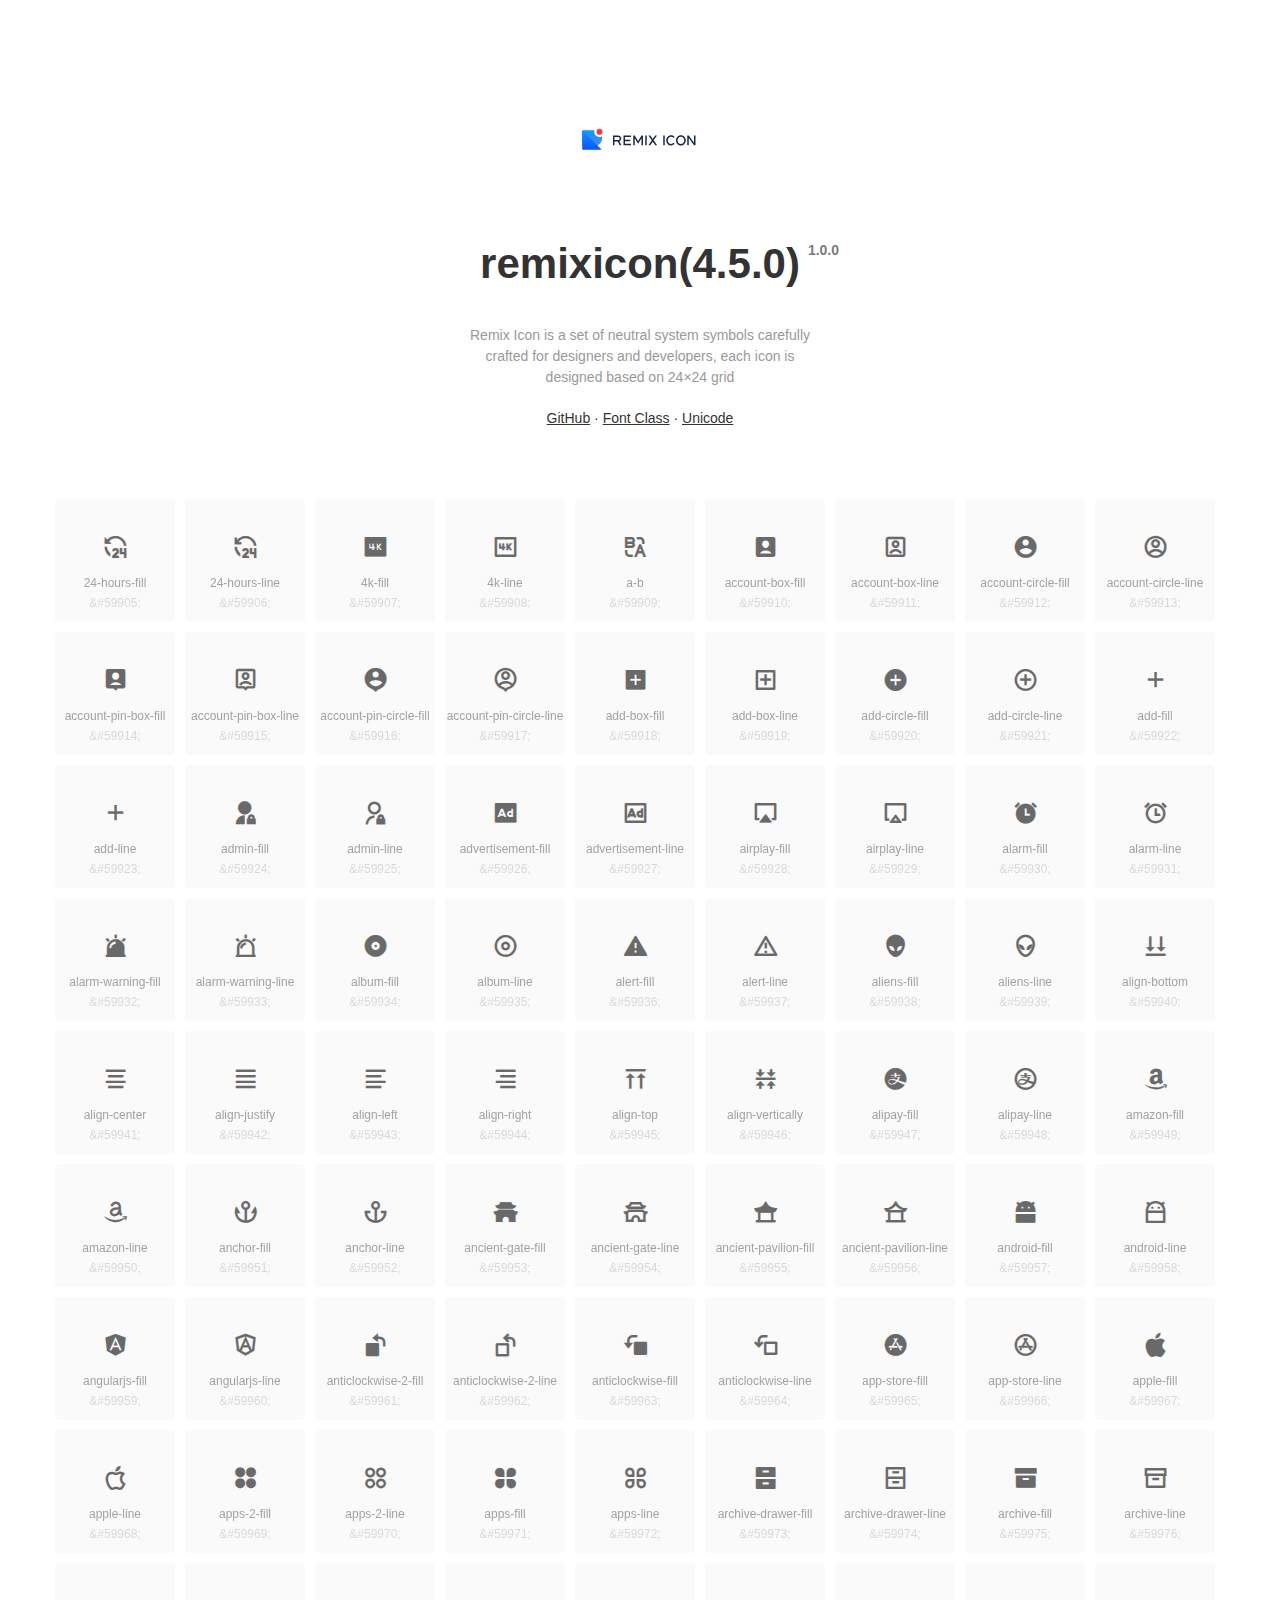
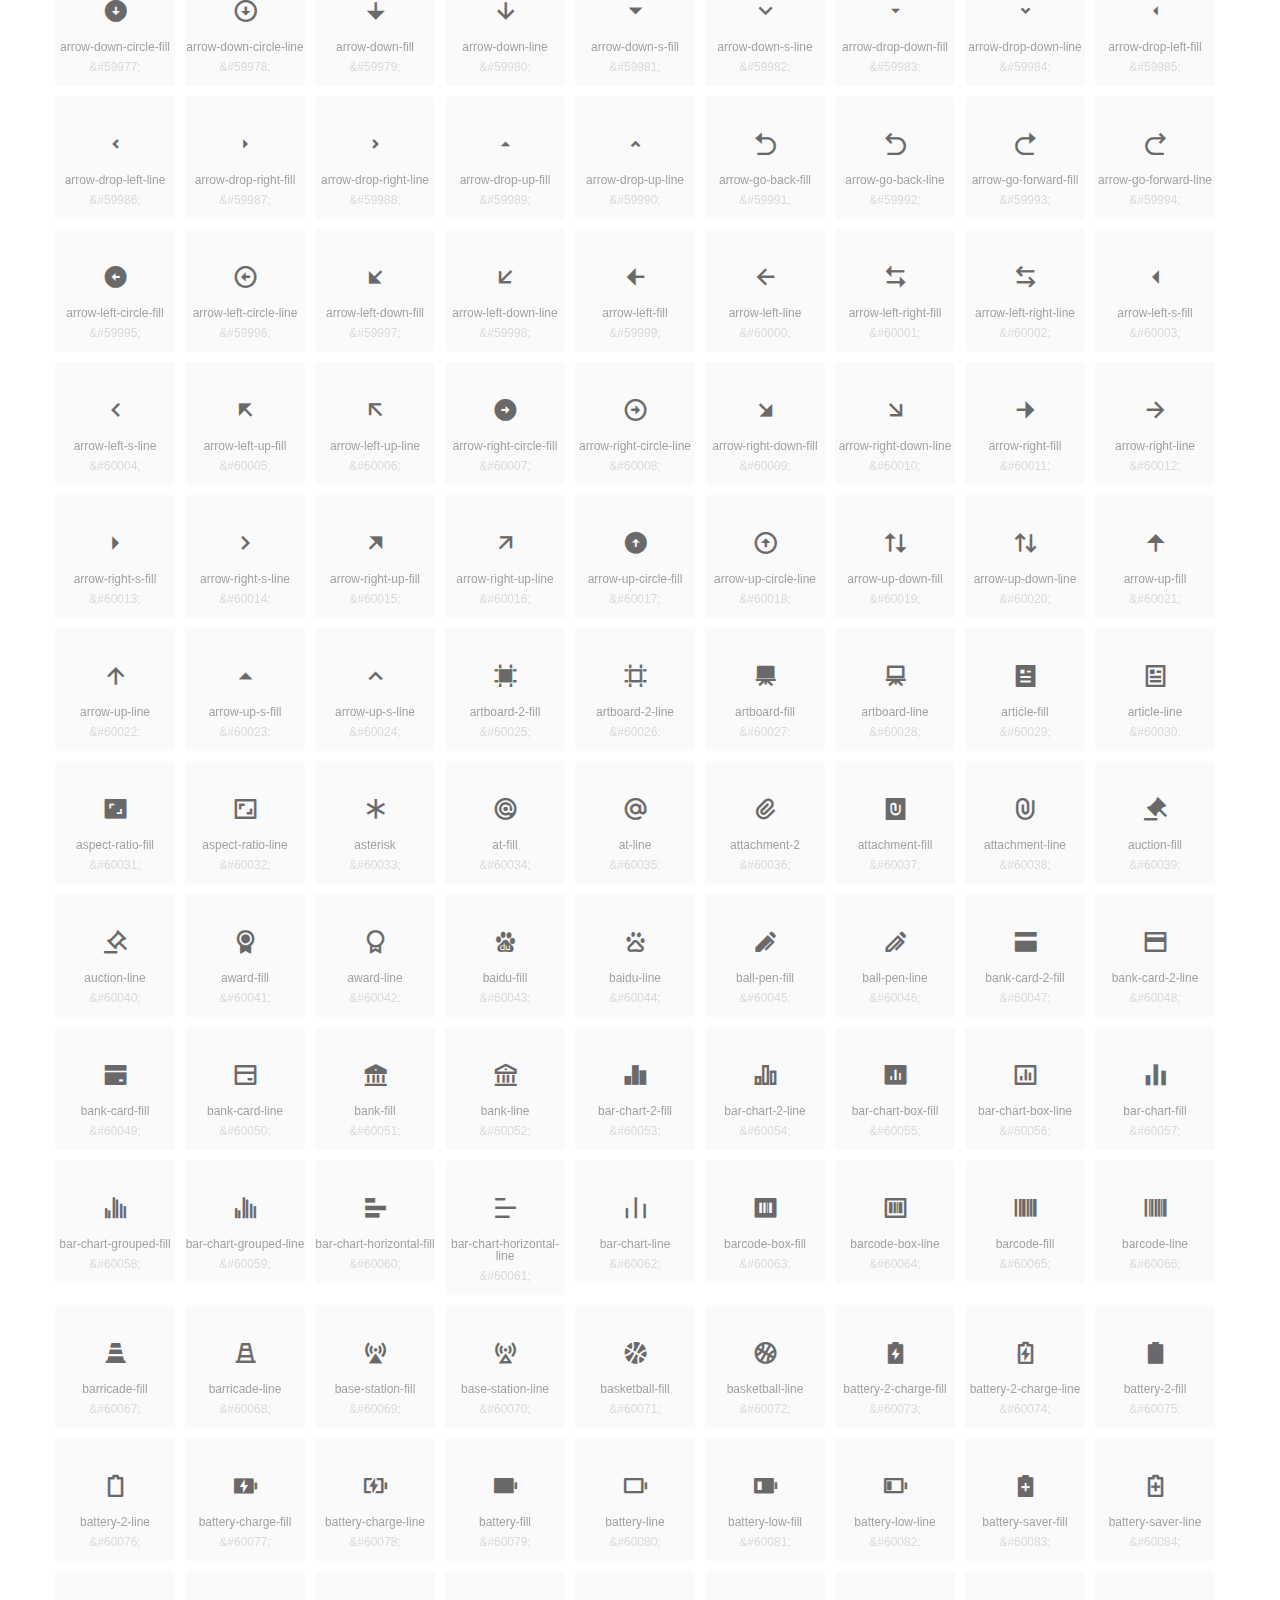
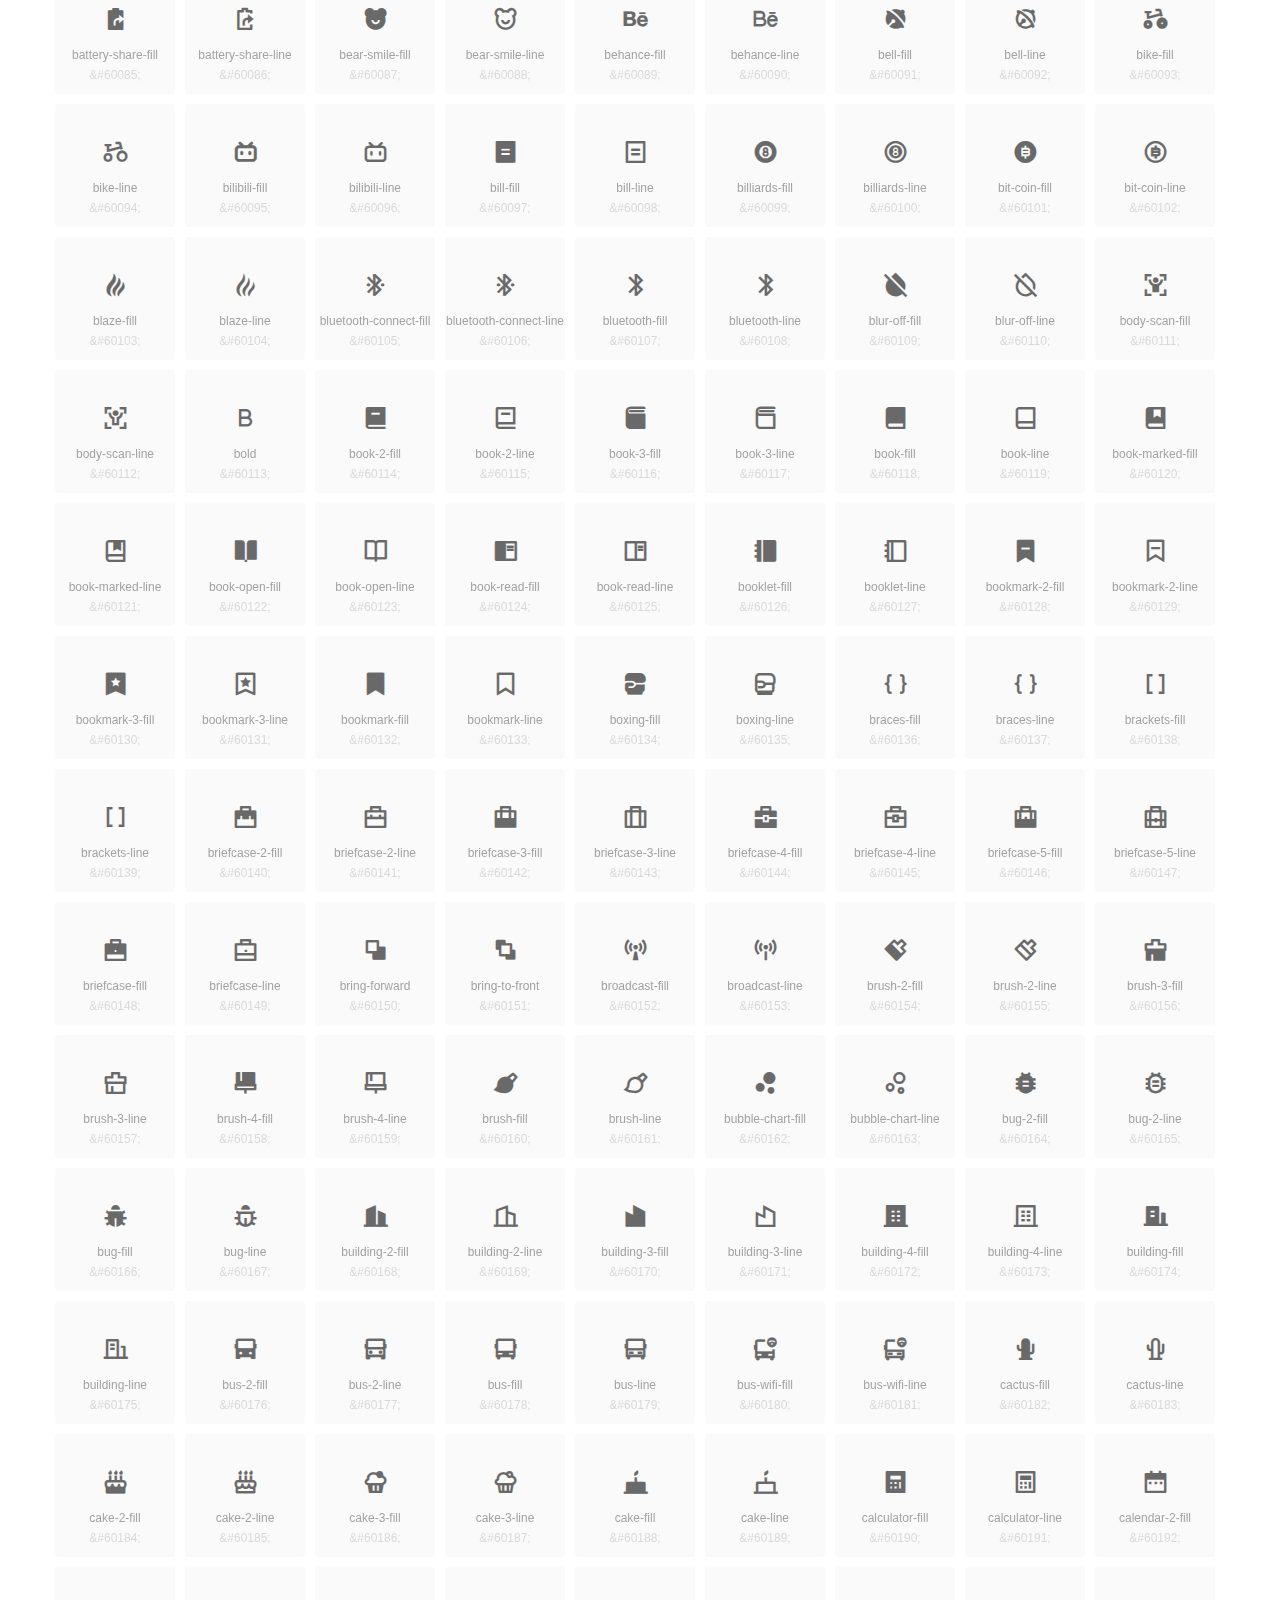
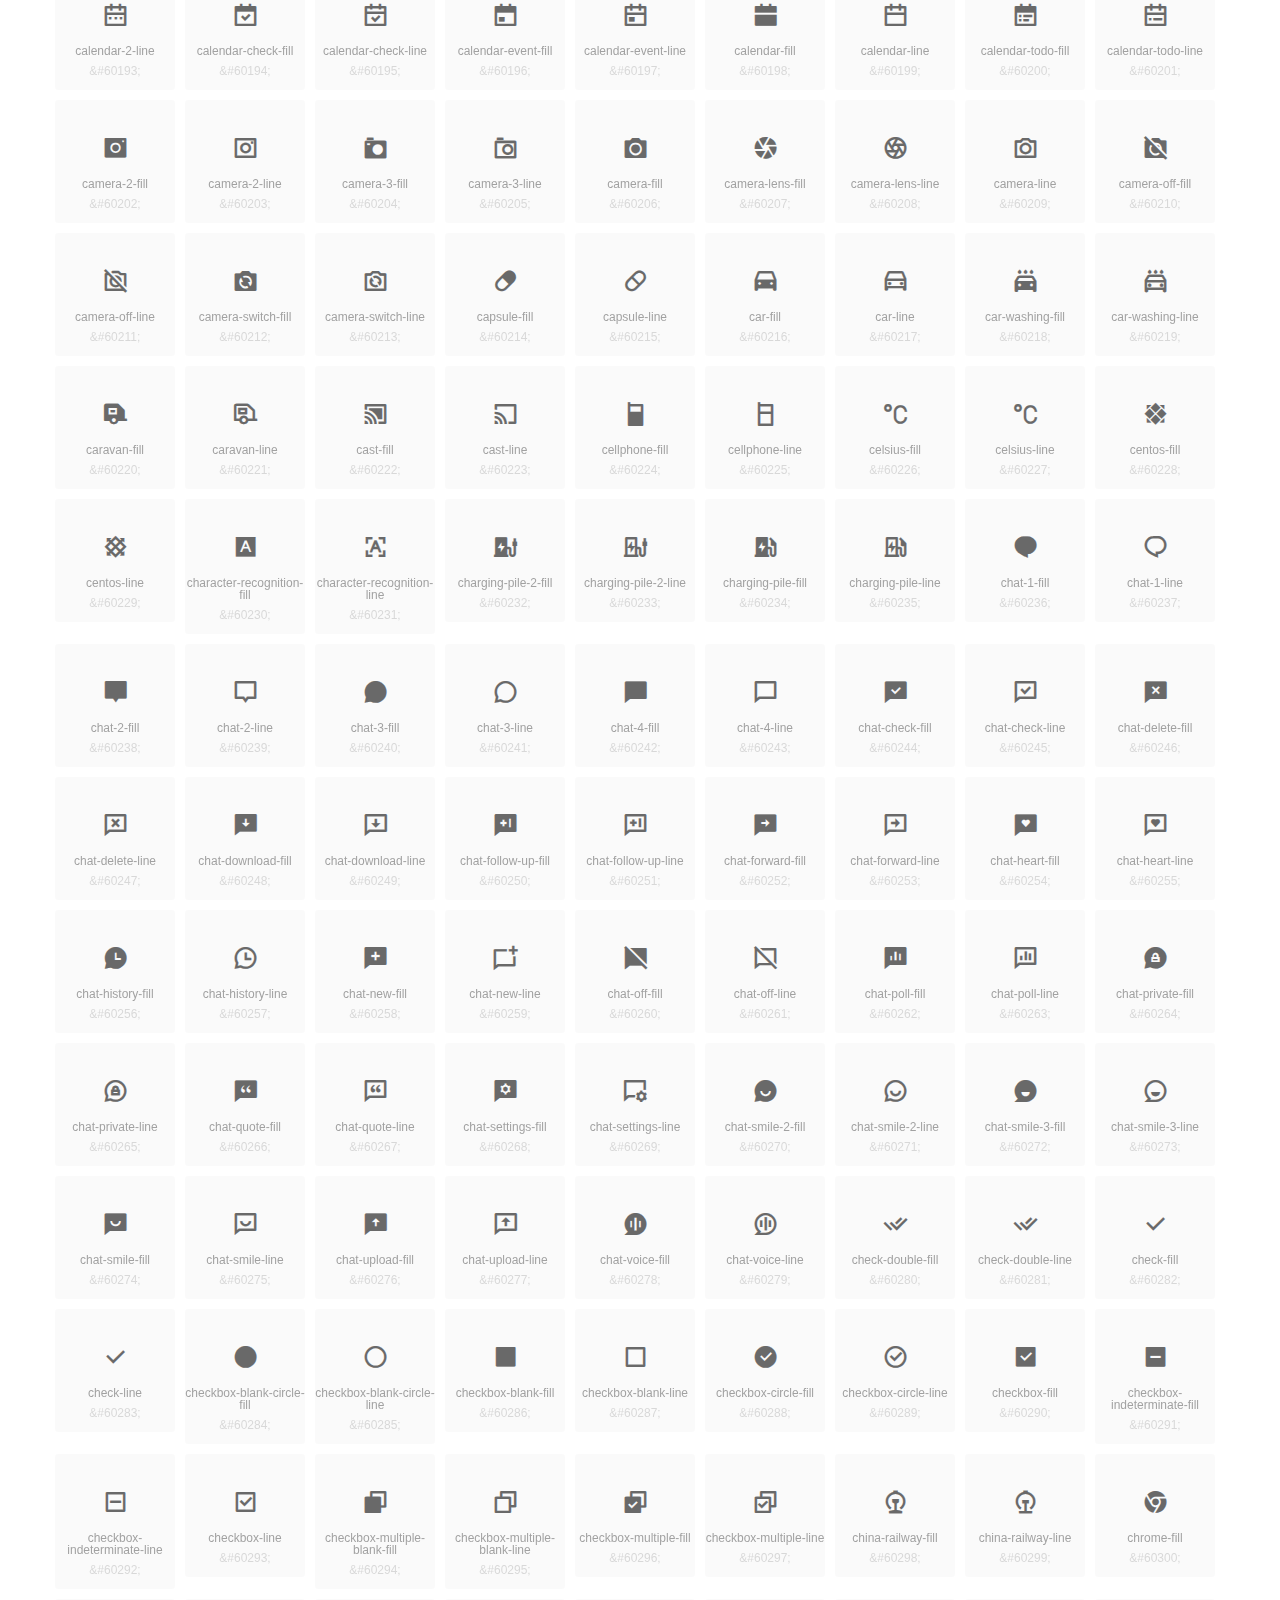
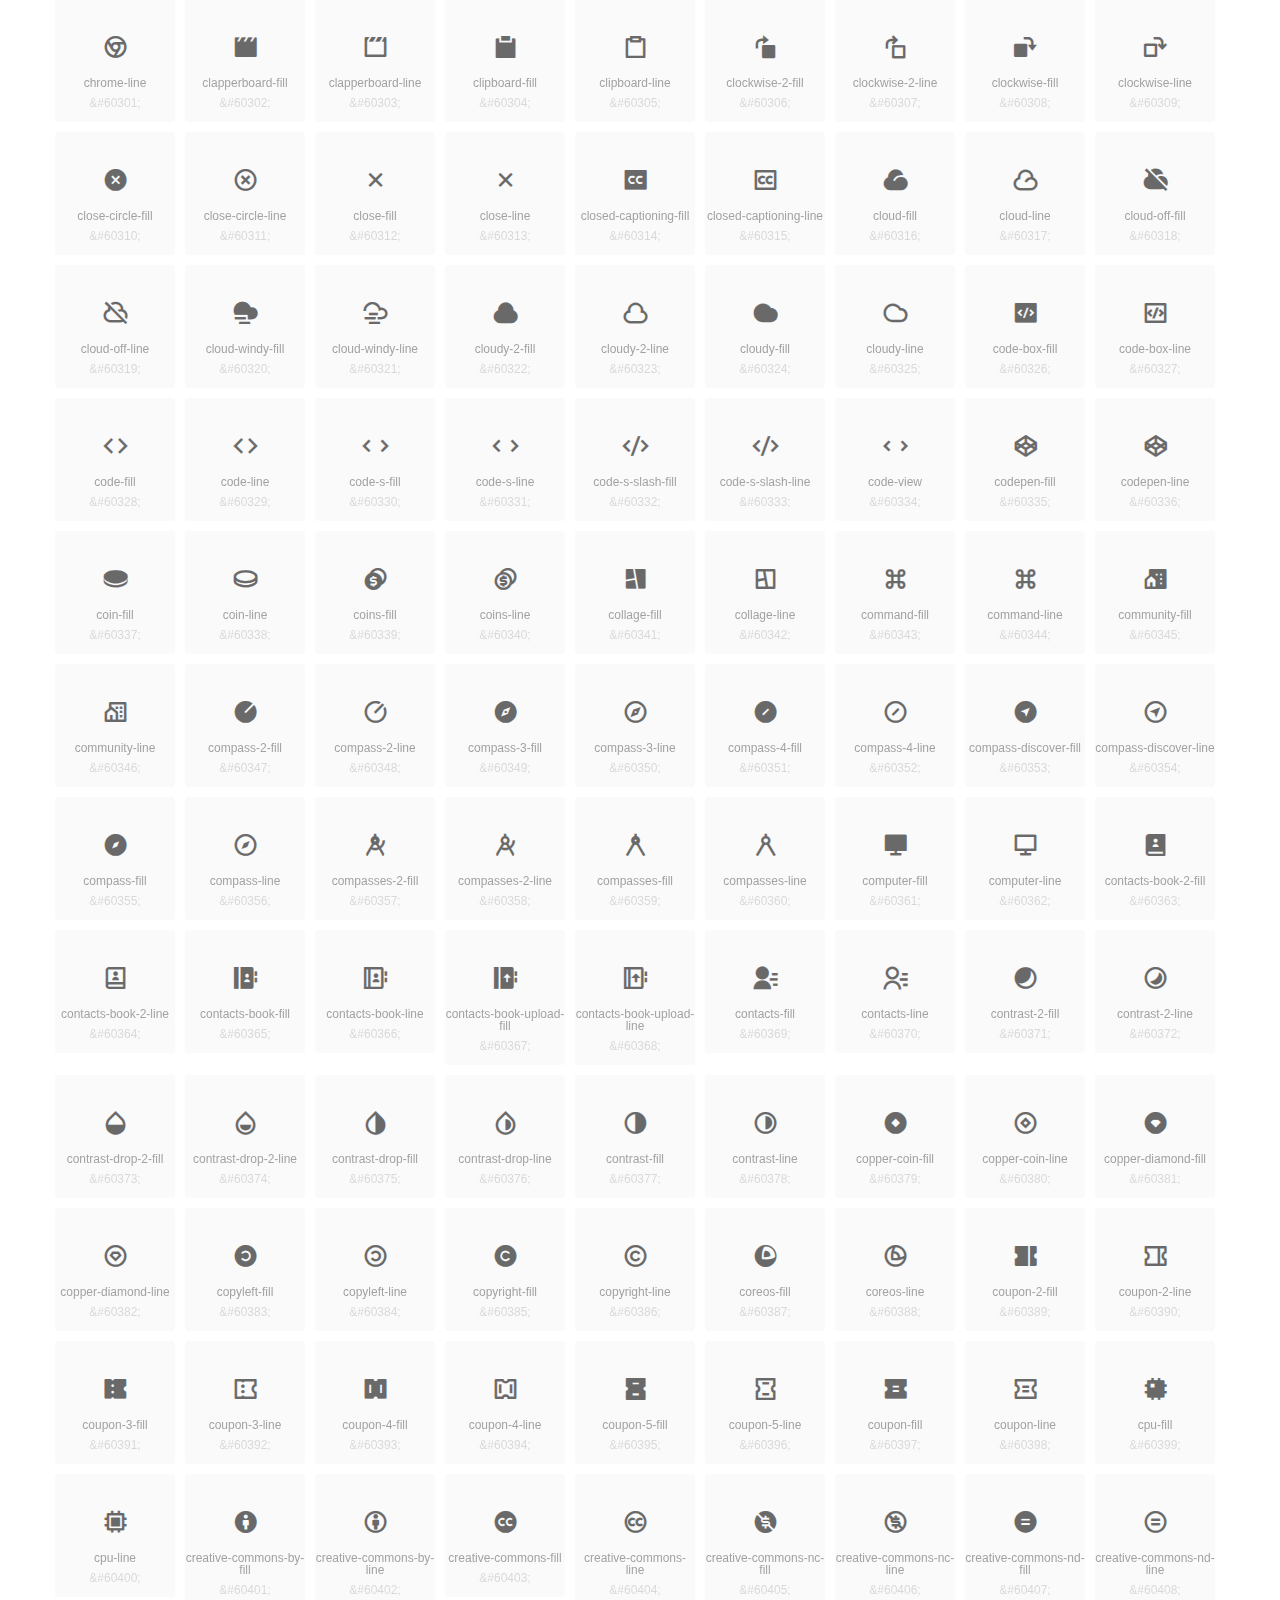
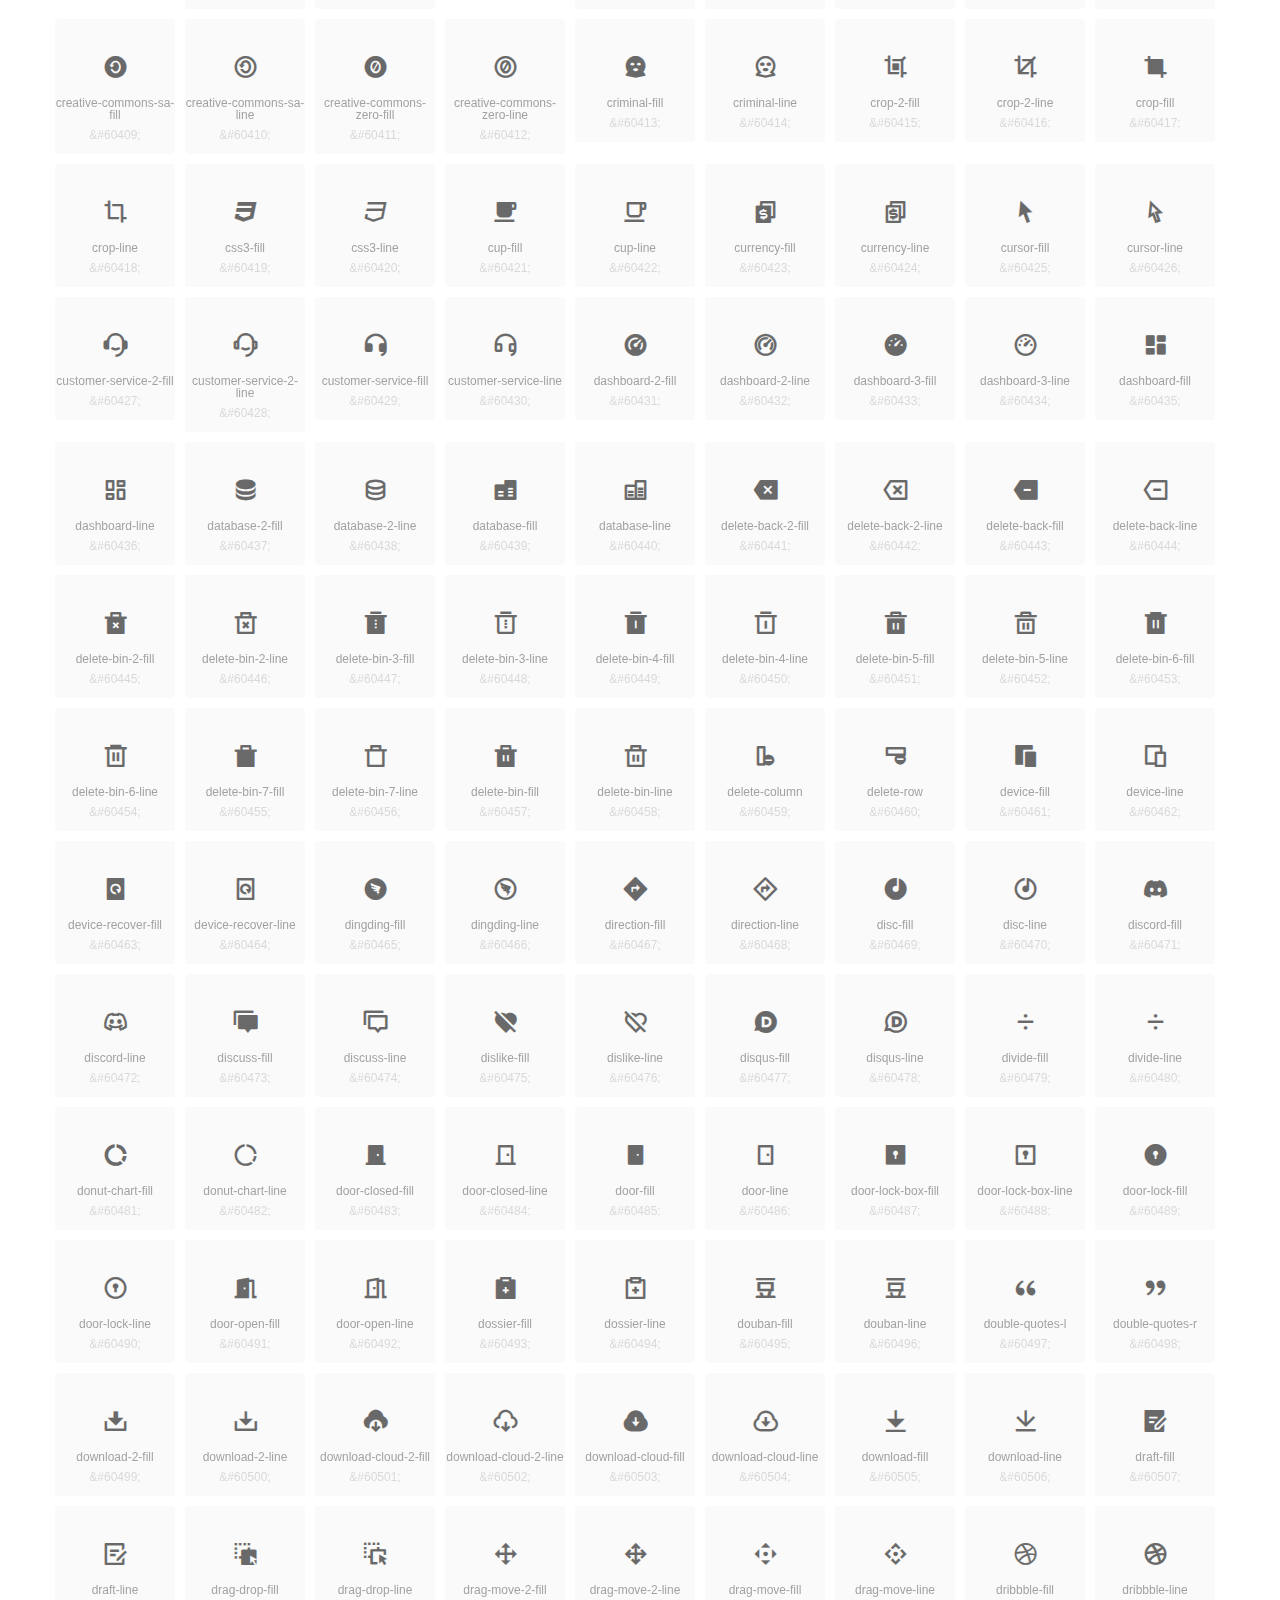
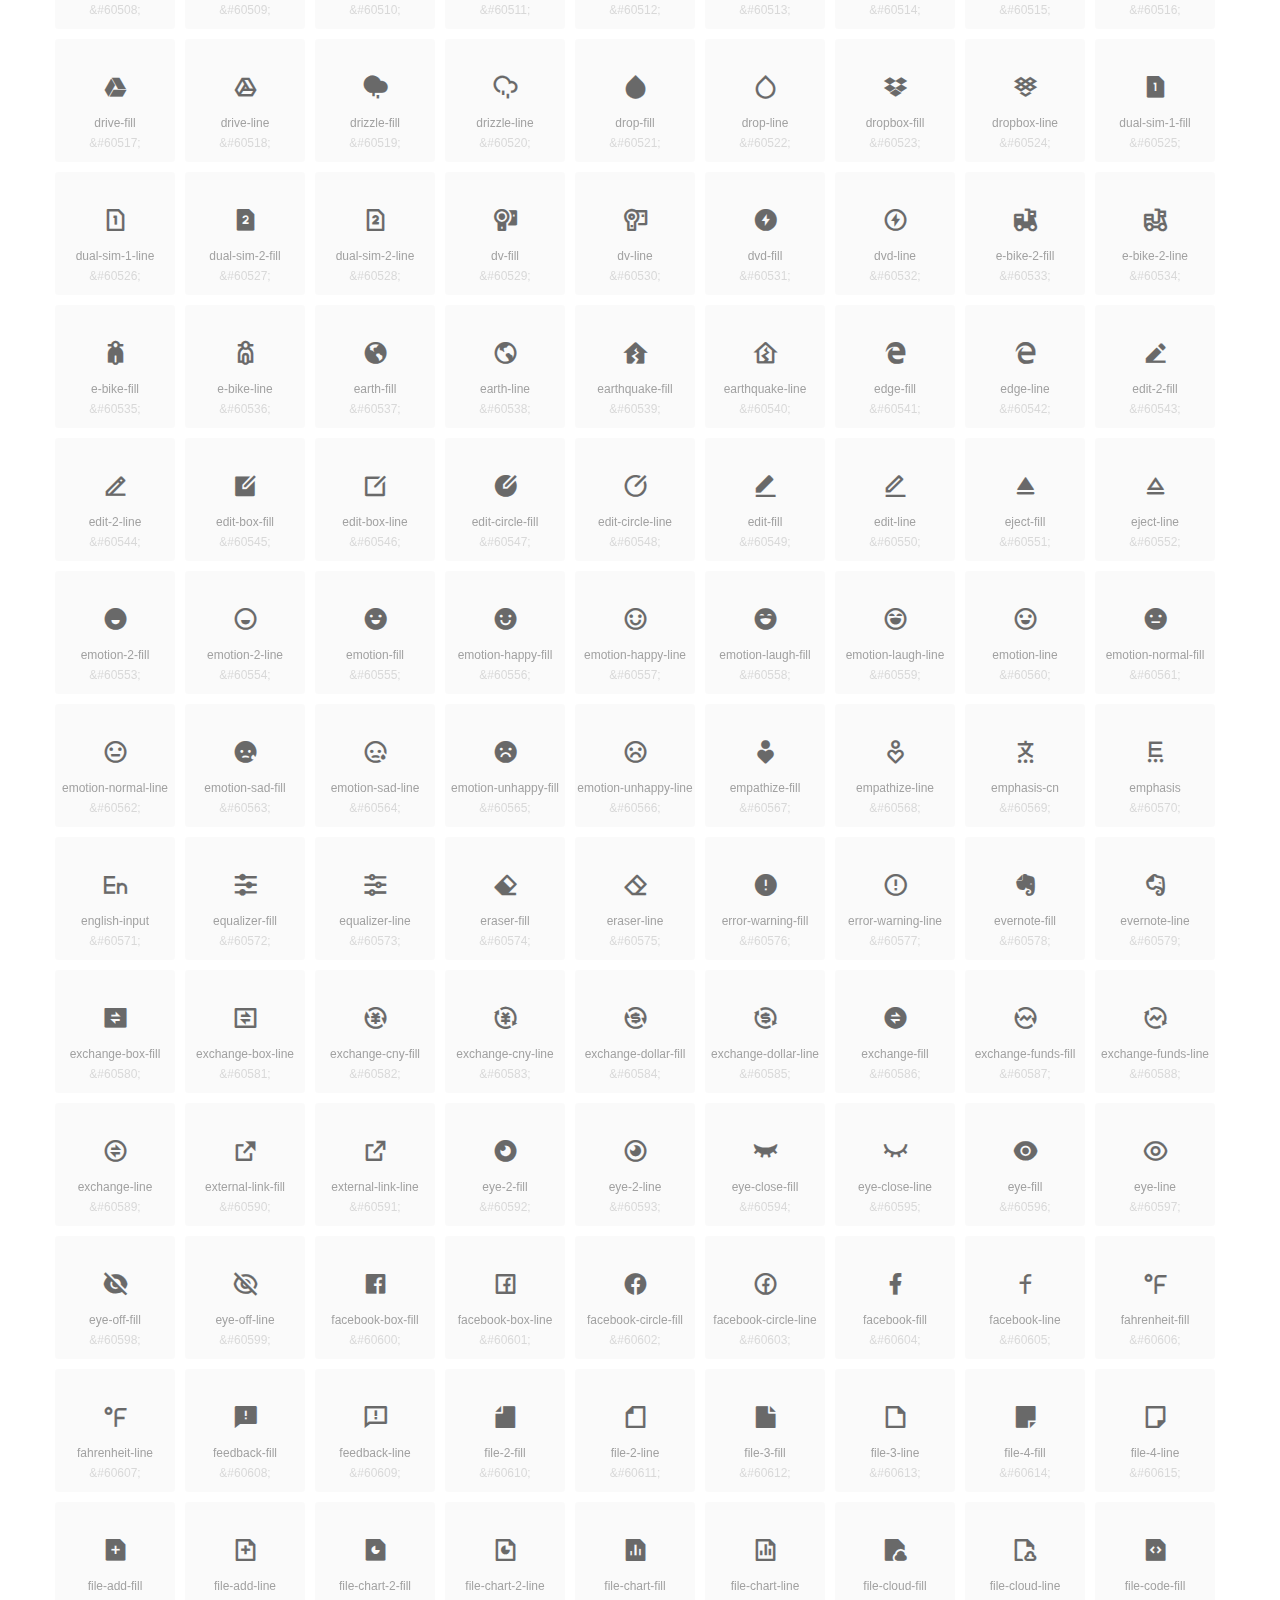
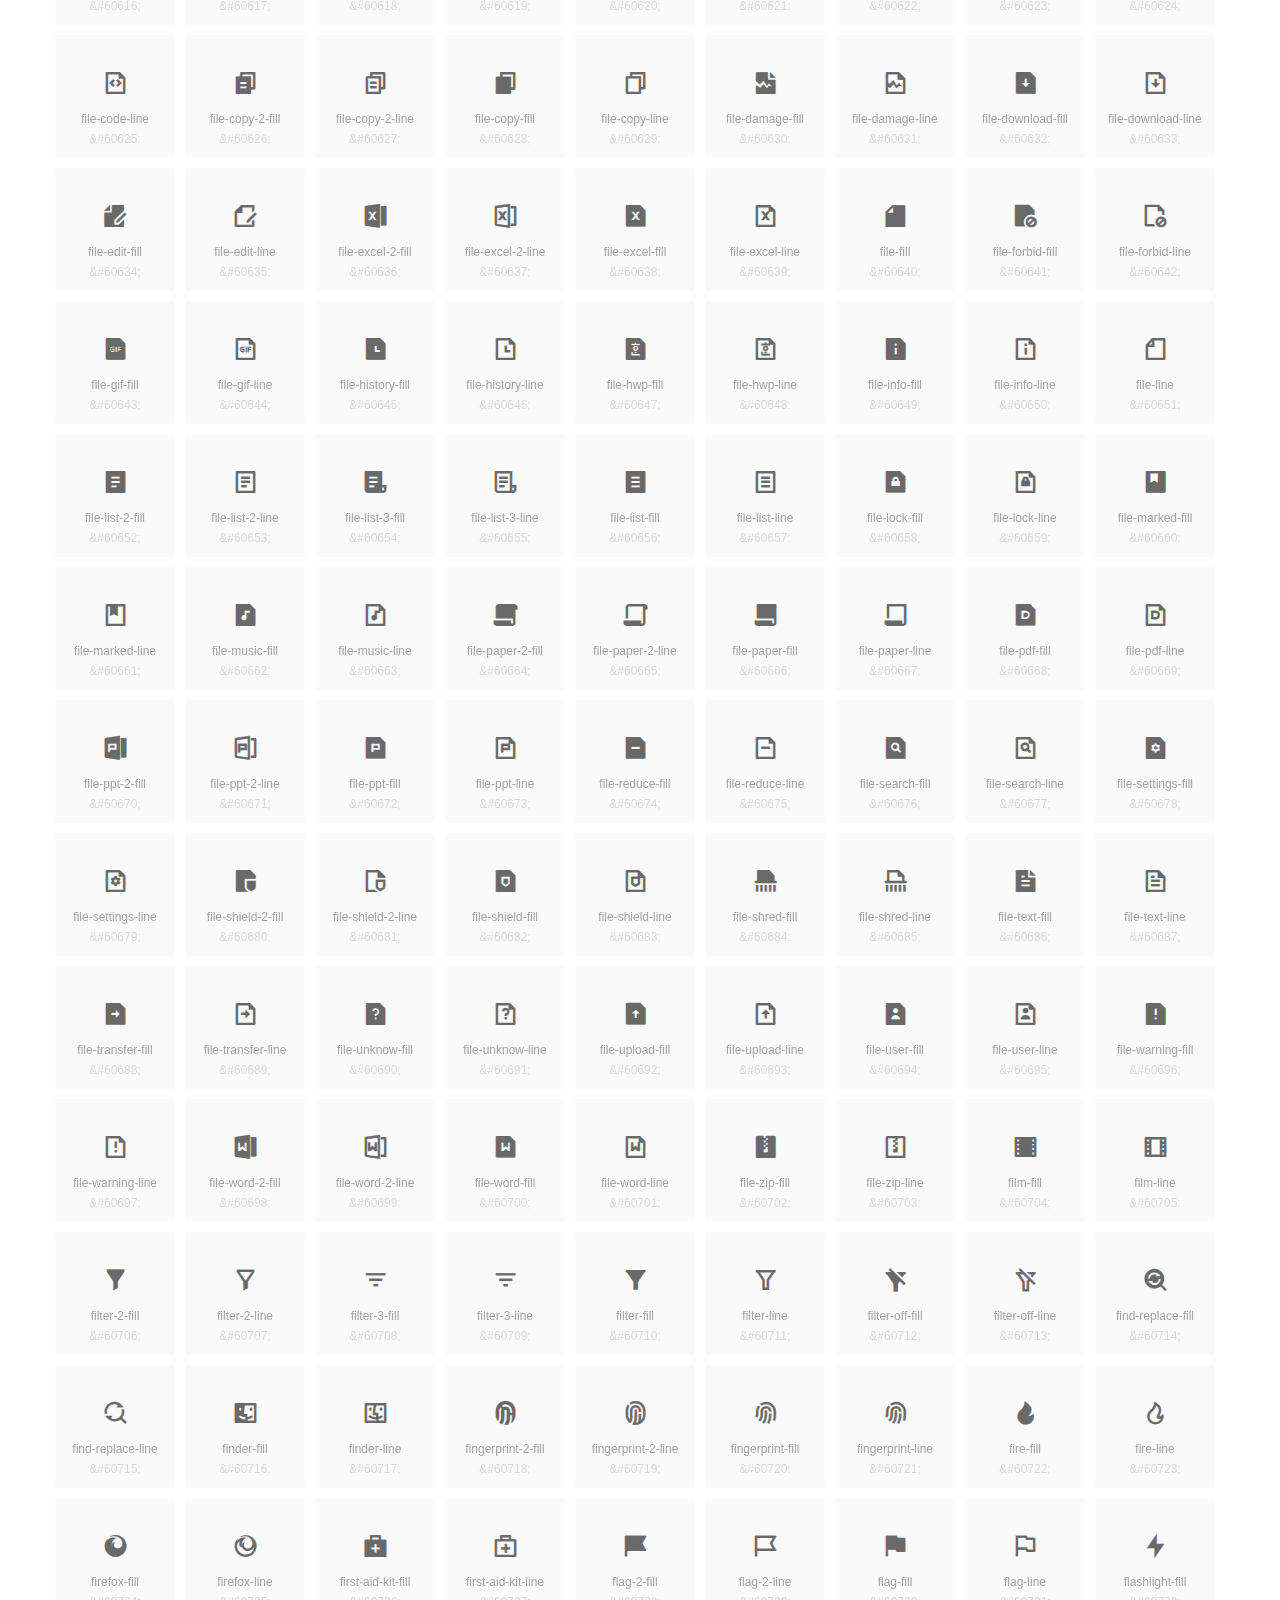
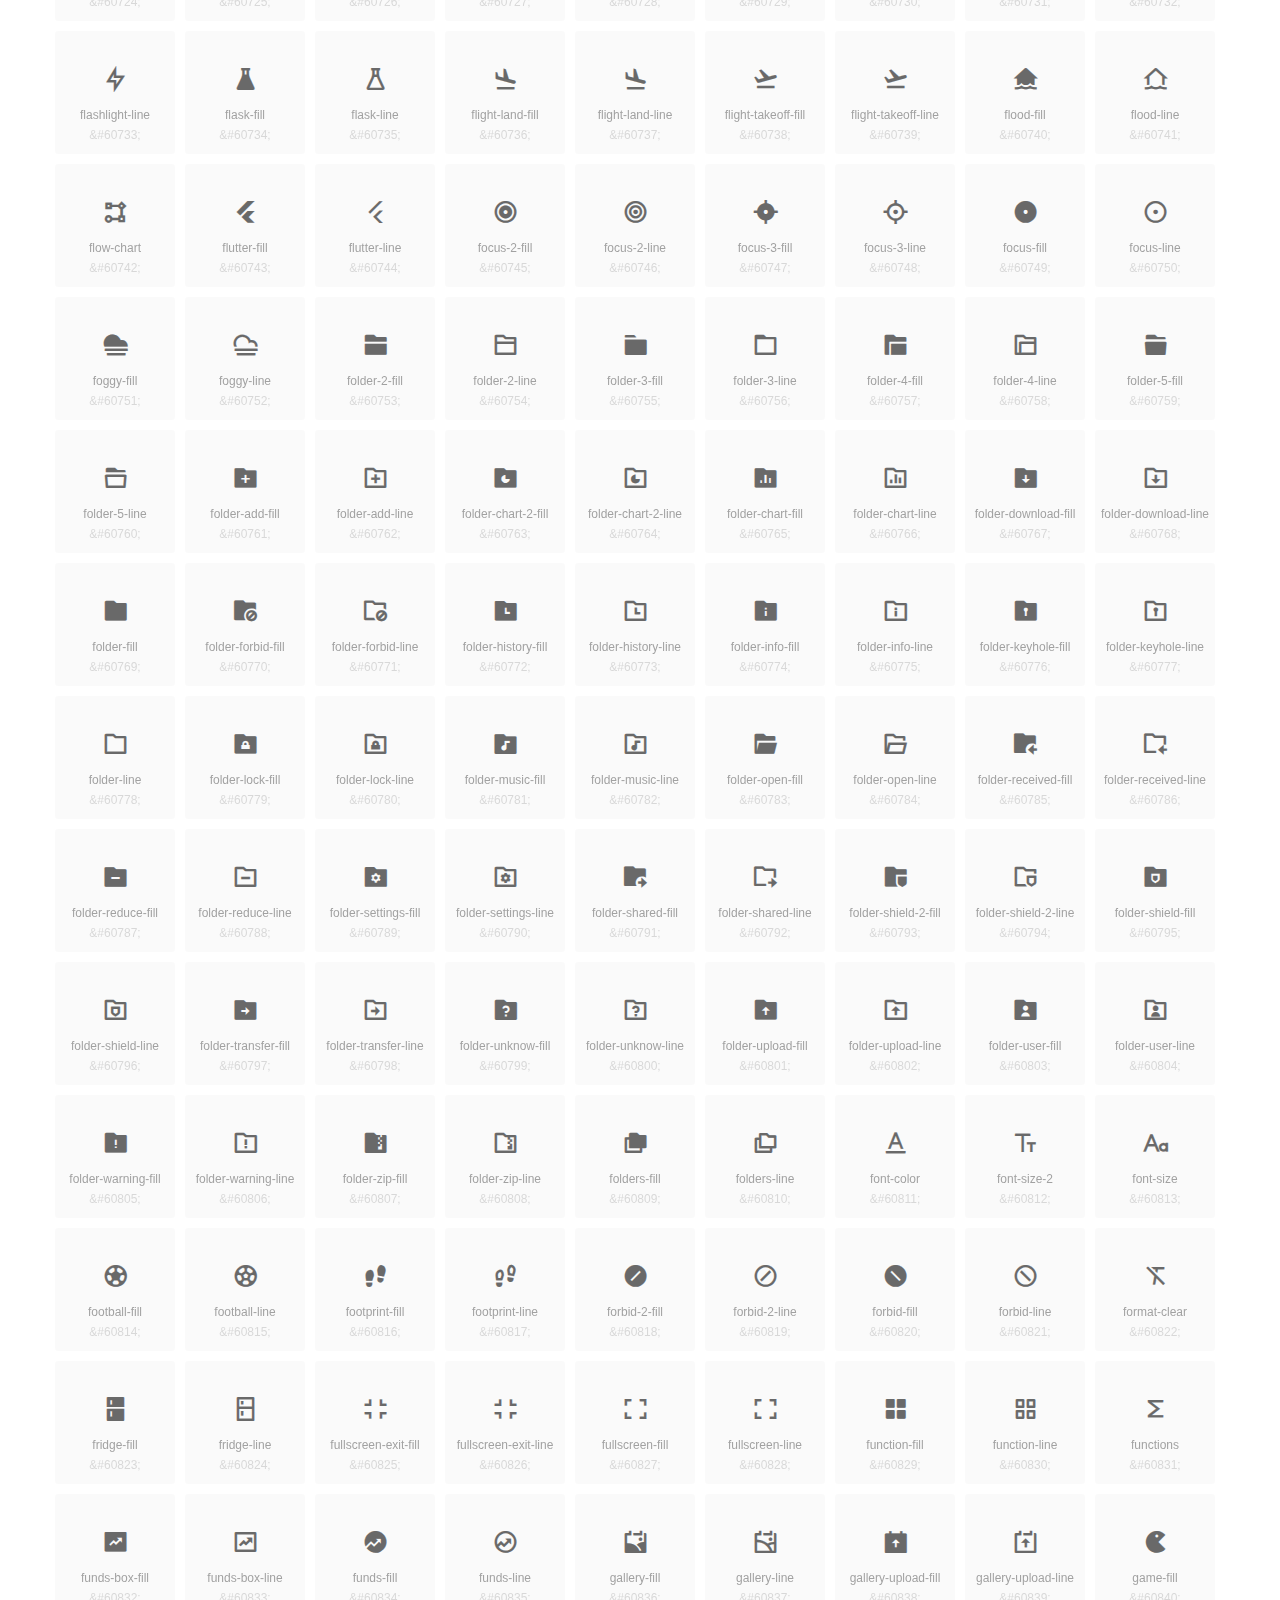
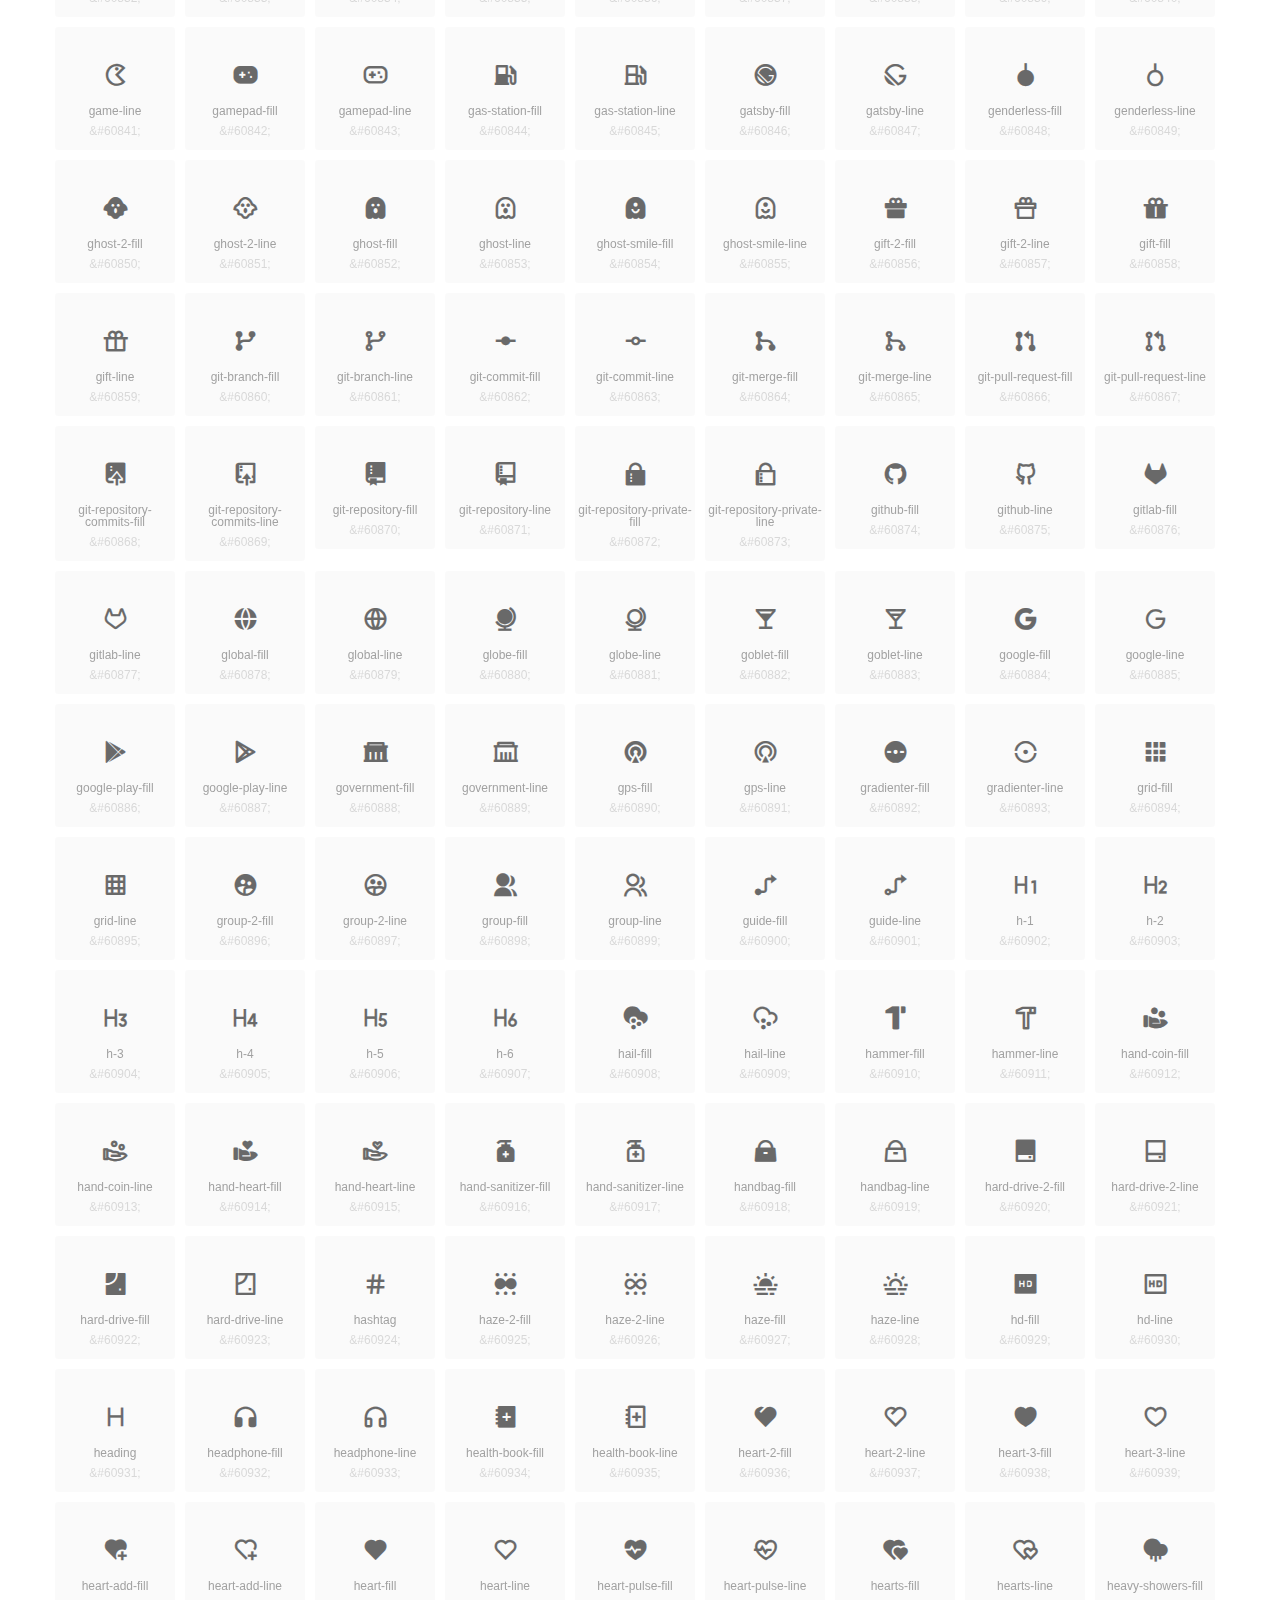
<file: Icons/unicode.html>
<!DOCTYPE html>
<html lang="en">
<head>
  <meta charset="UTF-8">
  <title>remixicon(4.5.0)</title>
  <meta name="viewport" content="width=device-width,minimum-scale=1.0,maximum-scale=1.0,user-scalable=no">
   
  <meta name="description" content="Remix Icon is a set of neutral system symbols carefully crafted for designers and developers, each icon is designed based on 24×24 grid">
   
  <meta name="keywords" content="remixicon,TTF,EOT,WOFF,WOFF2,SVG">
  
  
  
  <style>
    *{margin: 0;padding: 0;list-style: none;}
    body { color: #696969; font: 12px/1.5 tahoma, arial, \5b8b\4f53, sans-serif; }
    a { color: #333; text-decoration: underline; }
    a:hover { color: rgb(9, 73, 209); }
    .header { color: #333; text-align: center; padding: 80px 0 60px 0; min-height: 153px; font-size: 14px; }
    .header .logo svg { height: 120px; width: 120px; }
    .header h1 { font-size: 42px; padding: 26px 0 10px 0; }
    .header sup {font-size: 14px; margin: 8px 0 0 8px; position: absolute; color: #7b7b7b; }
    .info {
      color: #999;
      font-weight: normal;
      max-width: 346px;
      margin: 0 auto;
      padding: 20px 0;
      font-size: 14px;
    }

    .icons { max-width: 1190px; margin: 0 auto; }
    .icons ul { text-align: center; }
    .icons ul li {
      vertical-align: top;
      width: 120px;
      display: inline-block;
      text-align: center;
      background-color: rgba(0,0,0,.02);
      border-radius: 3px;
      padding: 29px 0 10px 0;
      margin-right: 10px;
      margin-top: 10px;
      transition: all 0.6s ease;
    }
    .icons ul li:hover { background-color: rgba(0,0,0,.06); }
    .icons ul li:hover span { color: #3c75e4; opacity: 1; }
    .icons ul li .unicode { color: #8c8c8c; opacity: 0.3; }
    .icons ul li h4 {
      font-weight: normal;
      padding: 10px 0 5px 0;
      display: block;
      color: #8c8c8c;
      font-size: 14px;
      line-height: 12px;
      opacity: 0.8;
    }
    .icons ul li:hover h4 { opacity: 1; }
    .icons ul li svg { width: 24px; height: 24px; }
    .icons ul li:hover { color: #3c75e4; }
    .footer { text-align: center; padding: 10px 0 90px 0; }
    .footer a { text-align: center; padding: 10px 0 90px 0; color: #696969;}
    .footer a:hover { color: #0949d1; }
    .links { text-align: center; padding: 50px 0 0 0; font-size: 14px; }
    
    
    .icons ul .unicode-icon span { display: block; }
    .icons ul .unicode-icon h4 { font-size: 12px; }
    @font-face {
      font-family: "remixicon";
      src: url("remixicon.eot");
      /* IE9*/
      src: url("remixicon.eot#iefix") format("embedded-opentype"),
      /* IE6-IE8 */
      url("remixicon.woff2?1730118419938") format("woff2"),
      url("remixicon.woff?1730118419938") format("woff"),
      /* chrome, firefox */
      url("remixicon.ttf?1730118419938") format("truetype"),
      /* chrome, firefox, opera, Safari, Android, iOS 4.2+*/
      url("remixicon.svg#remixicon?1730118419938") format("svg");
      /* iOS 4.1- */
    }
    .iconfont {
      font-family: "remixicon" !important;
      font-size: 26px;
      font-style: normal;
      -webkit-font-smoothing: antialiased;
      -webkit-text-stroke-width: 0.2px;
      -moz-osx-font-smoothing: grayscale;
    }
    
    
  </style>
  
</head>

<body>
  
  <div class="header">
    
    <div class="logo">
      <a href="./"><svg width="160" height="32" viewBox="0 0 160 32" fill="none" xmlns="http://www.w3.org/2000/svg">
<path d="M121.5 9.80005C123.33 9.80005 124.984 10.5797 126.165 11.8344L124.75 13.2496C123.929 12.3549 122.773 11.8 121.5 11.8C119.029 11.8 117 13.891 117 16.5C117 19.1091 119.029 21.2 121.5 21.2C122.773 21.2 123.929 20.6452 124.75 19.7505L126.165 21.1657C124.984 22.4204 123.33 23.2 121.5 23.2C117.91 23.2 115 20.2004 115 16.5C115 12.7997 117.91 9.80005 121.5 9.80005Z" fill="#1A2947"/>
<path d="M113 10V23H111V10H113Z" fill="#1A2947"/>
<path d="M154 23V9.99988H152L152 19.6019L144.997 9.99988L143 10.0039V23H145L145 13.3969L152 23H154Z" fill="#1A2947"/>
<path d="M68 10V12H60V15.5H67V17.5H60V21H68V23H58V10H68Z" fill="#1A2947"/>
<path d="M82 10L77.4999 17.201L73 10H71V23H73V13.775L77.4999 20.975L82 13.773V23H84V10H82Z" fill="#1A2947"/>
<path d="M89 10V23H87V10H89Z" fill="#1A2947"/>
<path d="M96.9999 14.7565L93.6689 9.99951H91.2279L95.7789 16.4995L91.2289 22.9995H93.6689L96.9999 18.2435L100.33 22.9995H102.772L98.2209 16.4995L102.773 9.99951H100.33L96.9999 14.7565Z" fill="#1A2947"/>
<path fill-rule="evenodd" clip-rule="evenodd" d="M141 16.5C141 12.7997 138.09 9.80005 134.5 9.80005C130.91 9.80005 128 12.7997 128 16.5C128 20.2004 130.91 23.2 134.5 23.2C138.09 23.2 141 20.2004 141 16.5ZM130 16.5C130 13.891 132.029 11.8 134.5 11.8C136.971 11.8 139 13.891 139 16.5C139 19.1091 136.971 21.2 134.5 21.2C132.029 21.2 130 19.1091 130 16.5Z" fill="#1A2947"/>
<path fill-rule="evenodd" clip-rule="evenodd" d="M51 10C53.2091 10 55 11.7909 55 14C55 15.7175 53.9176 17.1821 52.3977 17.749L55.1901 22.999H52.9251L50.267 18H46V23H44V10H51ZM46 11.999V15.999L51 16C52.1046 16 53 15.1046 53 14C53 12.8955 52.1 12 51 12L46 11.999Z" fill="#1A2947"/>
<path fill-rule="evenodd" clip-rule="evenodd" d="M19.2887 3.00389C19.1928 3.0013 19.0965 3 19 3H3V24H19C24.799 24 29.5 19.299 29.5 13.5C29.5 12.7108 29.4129 11.942 29.2479 11.2025C28.2772 11.7119 27.1722 12 26 12C22.134 12 19 8.86599 19 5C19 4.30645 19.1009 3.63646 19.2887 3.00389Z" fill="url(#paint0_linear_960_1054)"/>
<g filter="url(#filter0_b_960_1054)">
<path fill-rule="evenodd" clip-rule="evenodd" d="M3 3L29 29H3V3Z" fill="url(#paint1_linear_960_1054)"/>
</g>
<circle cx="26" cy="5" r="4" fill="url(#paint2_linear_960_1054)"/>
<defs>
<filter id="filter0_b_960_1054" x="-2.43656" y="-2.43656" width="36.8731" height="36.8731" filterUnits="userSpaceOnUse" color-interpolation-filters="sRGB">
<feFlood flood-opacity="0" result="BackgroundImageFix"/>
<feGaussianBlur in="BackgroundImage" stdDeviation="2.71828"/>
<feComposite in2="SourceAlpha" operator="in" result="effect1_backgroundBlur_960_1054"/>
<feBlend mode="normal" in="SourceGraphic" in2="effect1_backgroundBlur_960_1054" result="shape"/>
</filter>
<linearGradient id="paint0_linear_960_1054" x1="3" y1="3" x2="3" y2="24" gradientUnits="userSpaceOnUse">
<stop stop-color="#05A0FA"/>
<stop offset="1" stop-color="#4785FF"/>
</linearGradient>
<linearGradient id="paint1_linear_960_1054" x1="3" y1="3" x2="3" y2="29" gradientUnits="userSpaceOnUse">
<stop stop-color="#1A8CFF"/>
<stop offset="1" stop-color="#0557FA"/>
</linearGradient>
<linearGradient id="paint2_linear_960_1054" x1="22" y1="1" x2="22" y2="9" gradientUnits="userSpaceOnUse">
<stop stop-color="#FF463A"/>
<stop offset="1" stop-color="#FF1F5A"/>
</linearGradient>
</defs>
</svg>
</a>
    </div>
    
    <h1>remixicon(4.5.0)<sup>1.0.0</sup></h1>
    <div class="info">
      Remix Icon is a set of neutral system symbols carefully crafted for designers and developers, each icon is designed based on 24×24 grid
    </div>
    <p>
      
      <a href="https://github.com/Remix-Design/remixicon.git">GitHub</a> · 
      
      <a href="index.html">Font Class</a> · 
      
      <a href="unicode.html">Unicode</a>
      
    </p>
  </div>
  <div class="icons">
    <ul>
      <li class="unicode-icon"><span class="iconfont"></span><h4>24-hours-fill</h4><span class="unicode">&amp;#59905;</span></li><li class="unicode-icon"><span class="iconfont"></span><h4>24-hours-line</h4><span class="unicode">&amp;#59906;</span></li><li class="unicode-icon"><span class="iconfont"></span><h4>4k-fill</h4><span class="unicode">&amp;#59907;</span></li><li class="unicode-icon"><span class="iconfont"></span><h4>4k-line</h4><span class="unicode">&amp;#59908;</span></li><li class="unicode-icon"><span class="iconfont"></span><h4>a-b</h4><span class="unicode">&amp;#59909;</span></li><li class="unicode-icon"><span class="iconfont"></span><h4>account-box-fill</h4><span class="unicode">&amp;#59910;</span></li><li class="unicode-icon"><span class="iconfont"></span><h4>account-box-line</h4><span class="unicode">&amp;#59911;</span></li><li class="unicode-icon"><span class="iconfont"></span><h4>account-circle-fill</h4><span class="unicode">&amp;#59912;</span></li><li class="unicode-icon"><span class="iconfont"></span><h4>account-circle-line</h4><span class="unicode">&amp;#59913;</span></li><li class="unicode-icon"><span class="iconfont"></span><h4>account-pin-box-fill</h4><span class="unicode">&amp;#59914;</span></li><li class="unicode-icon"><span class="iconfont"></span><h4>account-pin-box-line</h4><span class="unicode">&amp;#59915;</span></li><li class="unicode-icon"><span class="iconfont"></span><h4>account-pin-circle-fill</h4><span class="unicode">&amp;#59916;</span></li><li class="unicode-icon"><span class="iconfont"></span><h4>account-pin-circle-line</h4><span class="unicode">&amp;#59917;</span></li><li class="unicode-icon"><span class="iconfont"></span><h4>add-box-fill</h4><span class="unicode">&amp;#59918;</span></li><li class="unicode-icon"><span class="iconfont"></span><h4>add-box-line</h4><span class="unicode">&amp;#59919;</span></li><li class="unicode-icon"><span class="iconfont"></span><h4>add-circle-fill</h4><span class="unicode">&amp;#59920;</span></li><li class="unicode-icon"><span class="iconfont"></span><h4>add-circle-line</h4><span class="unicode">&amp;#59921;</span></li><li class="unicode-icon"><span class="iconfont"></span><h4>add-fill</h4><span class="unicode">&amp;#59922;</span></li><li class="unicode-icon"><span class="iconfont"></span><h4>add-line</h4><span class="unicode">&amp;#59923;</span></li><li class="unicode-icon"><span class="iconfont"></span><h4>admin-fill</h4><span class="unicode">&amp;#59924;</span></li><li class="unicode-icon"><span class="iconfont"></span><h4>admin-line</h4><span class="unicode">&amp;#59925;</span></li><li class="unicode-icon"><span class="iconfont"></span><h4>advertisement-fill</h4><span class="unicode">&amp;#59926;</span></li><li class="unicode-icon"><span class="iconfont"></span><h4>advertisement-line</h4><span class="unicode">&amp;#59927;</span></li><li class="unicode-icon"><span class="iconfont"></span><h4>airplay-fill</h4><span class="unicode">&amp;#59928;</span></li><li class="unicode-icon"><span class="iconfont"></span><h4>airplay-line</h4><span class="unicode">&amp;#59929;</span></li><li class="unicode-icon"><span class="iconfont"></span><h4>alarm-fill</h4><span class="unicode">&amp;#59930;</span></li><li class="unicode-icon"><span class="iconfont"></span><h4>alarm-line</h4><span class="unicode">&amp;#59931;</span></li><li class="unicode-icon"><span class="iconfont"></span><h4>alarm-warning-fill</h4><span class="unicode">&amp;#59932;</span></li><li class="unicode-icon"><span class="iconfont"></span><h4>alarm-warning-line</h4><span class="unicode">&amp;#59933;</span></li><li class="unicode-icon"><span class="iconfont"></span><h4>album-fill</h4><span class="unicode">&amp;#59934;</span></li><li class="unicode-icon"><span class="iconfont"></span><h4>album-line</h4><span class="unicode">&amp;#59935;</span></li><li class="unicode-icon"><span class="iconfont"></span><h4>alert-fill</h4><span class="unicode">&amp;#59936;</span></li><li class="unicode-icon"><span class="iconfont"></span><h4>alert-line</h4><span class="unicode">&amp;#59937;</span></li><li class="unicode-icon"><span class="iconfont"></span><h4>aliens-fill</h4><span class="unicode">&amp;#59938;</span></li><li class="unicode-icon"><span class="iconfont"></span><h4>aliens-line</h4><span class="unicode">&amp;#59939;</span></li><li class="unicode-icon"><span class="iconfont"></span><h4>align-bottom</h4><span class="unicode">&amp;#59940;</span></li><li class="unicode-icon"><span class="iconfont"></span><h4>align-center</h4><span class="unicode">&amp;#59941;</span></li><li class="unicode-icon"><span class="iconfont"></span><h4>align-justify</h4><span class="unicode">&amp;#59942;</span></li><li class="unicode-icon"><span class="iconfont"></span><h4>align-left</h4><span class="unicode">&amp;#59943;</span></li><li class="unicode-icon"><span class="iconfont"></span><h4>align-right</h4><span class="unicode">&amp;#59944;</span></li><li class="unicode-icon"><span class="iconfont"></span><h4>align-top</h4><span class="unicode">&amp;#59945;</span></li><li class="unicode-icon"><span class="iconfont"></span><h4>align-vertically</h4><span class="unicode">&amp;#59946;</span></li><li class="unicode-icon"><span class="iconfont"></span><h4>alipay-fill</h4><span class="unicode">&amp;#59947;</span></li><li class="unicode-icon"><span class="iconfont"></span><h4>alipay-line</h4><span class="unicode">&amp;#59948;</span></li><li class="unicode-icon"><span class="iconfont"></span><h4>amazon-fill</h4><span class="unicode">&amp;#59949;</span></li><li class="unicode-icon"><span class="iconfont"></span><h4>amazon-line</h4><span class="unicode">&amp;#59950;</span></li><li class="unicode-icon"><span class="iconfont"></span><h4>anchor-fill</h4><span class="unicode">&amp;#59951;</span></li><li class="unicode-icon"><span class="iconfont"></span><h4>anchor-line</h4><span class="unicode">&amp;#59952;</span></li><li class="unicode-icon"><span class="iconfont"></span><h4>ancient-gate-fill</h4><span class="unicode">&amp;#59953;</span></li><li class="unicode-icon"><span class="iconfont"></span><h4>ancient-gate-line</h4><span class="unicode">&amp;#59954;</span></li><li class="unicode-icon"><span class="iconfont"></span><h4>ancient-pavilion-fill</h4><span class="unicode">&amp;#59955;</span></li><li class="unicode-icon"><span class="iconfont"></span><h4>ancient-pavilion-line</h4><span class="unicode">&amp;#59956;</span></li><li class="unicode-icon"><span class="iconfont"></span><h4>android-fill</h4><span class="unicode">&amp;#59957;</span></li><li class="unicode-icon"><span class="iconfont"></span><h4>android-line</h4><span class="unicode">&amp;#59958;</span></li><li class="unicode-icon"><span class="iconfont"></span><h4>angularjs-fill</h4><span class="unicode">&amp;#59959;</span></li><li class="unicode-icon"><span class="iconfont"></span><h4>angularjs-line</h4><span class="unicode">&amp;#59960;</span></li><li class="unicode-icon"><span class="iconfont"></span><h4>anticlockwise-2-fill</h4><span class="unicode">&amp;#59961;</span></li><li class="unicode-icon"><span class="iconfont"></span><h4>anticlockwise-2-line</h4><span class="unicode">&amp;#59962;</span></li><li class="unicode-icon"><span class="iconfont"></span><h4>anticlockwise-fill</h4><span class="unicode">&amp;#59963;</span></li><li class="unicode-icon"><span class="iconfont"></span><h4>anticlockwise-line</h4><span class="unicode">&amp;#59964;</span></li><li class="unicode-icon"><span class="iconfont"></span><h4>app-store-fill</h4><span class="unicode">&amp;#59965;</span></li><li class="unicode-icon"><span class="iconfont"></span><h4>app-store-line</h4><span class="unicode">&amp;#59966;</span></li><li class="unicode-icon"><span class="iconfont"></span><h4>apple-fill</h4><span class="unicode">&amp;#59967;</span></li><li class="unicode-icon"><span class="iconfont"></span><h4>apple-line</h4><span class="unicode">&amp;#59968;</span></li><li class="unicode-icon"><span class="iconfont"></span><h4>apps-2-fill</h4><span class="unicode">&amp;#59969;</span></li><li class="unicode-icon"><span class="iconfont"></span><h4>apps-2-line</h4><span class="unicode">&amp;#59970;</span></li><li class="unicode-icon"><span class="iconfont"></span><h4>apps-fill</h4><span class="unicode">&amp;#59971;</span></li><li class="unicode-icon"><span class="iconfont"></span><h4>apps-line</h4><span class="unicode">&amp;#59972;</span></li><li class="unicode-icon"><span class="iconfont"></span><h4>archive-drawer-fill</h4><span class="unicode">&amp;#59973;</span></li><li class="unicode-icon"><span class="iconfont"></span><h4>archive-drawer-line</h4><span class="unicode">&amp;#59974;</span></li><li class="unicode-icon"><span class="iconfont"></span><h4>archive-fill</h4><span class="unicode">&amp;#59975;</span></li><li class="unicode-icon"><span class="iconfont"></span><h4>archive-line</h4><span class="unicode">&amp;#59976;</span></li><li class="unicode-icon"><span class="iconfont"></span><h4>arrow-down-circle-fill</h4><span class="unicode">&amp;#59977;</span></li><li class="unicode-icon"><span class="iconfont"></span><h4>arrow-down-circle-line</h4><span class="unicode">&amp;#59978;</span></li><li class="unicode-icon"><span class="iconfont"></span><h4>arrow-down-fill</h4><span class="unicode">&amp;#59979;</span></li><li class="unicode-icon"><span class="iconfont"></span><h4>arrow-down-line</h4><span class="unicode">&amp;#59980;</span></li><li class="unicode-icon"><span class="iconfont"></span><h4>arrow-down-s-fill</h4><span class="unicode">&amp;#59981;</span></li><li class="unicode-icon"><span class="iconfont"></span><h4>arrow-down-s-line</h4><span class="unicode">&amp;#59982;</span></li><li class="unicode-icon"><span class="iconfont"></span><h4>arrow-drop-down-fill</h4><span class="unicode">&amp;#59983;</span></li><li class="unicode-icon"><span class="iconfont"></span><h4>arrow-drop-down-line</h4><span class="unicode">&amp;#59984;</span></li><li class="unicode-icon"><span class="iconfont"></span><h4>arrow-drop-left-fill</h4><span class="unicode">&amp;#59985;</span></li><li class="unicode-icon"><span class="iconfont"></span><h4>arrow-drop-left-line</h4><span class="unicode">&amp;#59986;</span></li><li class="unicode-icon"><span class="iconfont"></span><h4>arrow-drop-right-fill</h4><span class="unicode">&amp;#59987;</span></li><li class="unicode-icon"><span class="iconfont"></span><h4>arrow-drop-right-line</h4><span class="unicode">&amp;#59988;</span></li><li class="unicode-icon"><span class="iconfont"></span><h4>arrow-drop-up-fill</h4><span class="unicode">&amp;#59989;</span></li><li class="unicode-icon"><span class="iconfont"></span><h4>arrow-drop-up-line</h4><span class="unicode">&amp;#59990;</span></li><li class="unicode-icon"><span class="iconfont"></span><h4>arrow-go-back-fill</h4><span class="unicode">&amp;#59991;</span></li><li class="unicode-icon"><span class="iconfont"></span><h4>arrow-go-back-line</h4><span class="unicode">&amp;#59992;</span></li><li class="unicode-icon"><span class="iconfont"></span><h4>arrow-go-forward-fill</h4><span class="unicode">&amp;#59993;</span></li><li class="unicode-icon"><span class="iconfont"></span><h4>arrow-go-forward-line</h4><span class="unicode">&amp;#59994;</span></li><li class="unicode-icon"><span class="iconfont"></span><h4>arrow-left-circle-fill</h4><span class="unicode">&amp;#59995;</span></li><li class="unicode-icon"><span class="iconfont"></span><h4>arrow-left-circle-line</h4><span class="unicode">&amp;#59996;</span></li><li class="unicode-icon"><span class="iconfont"></span><h4>arrow-left-down-fill</h4><span class="unicode">&amp;#59997;</span></li><li class="unicode-icon"><span class="iconfont"></span><h4>arrow-left-down-line</h4><span class="unicode">&amp;#59998;</span></li><li class="unicode-icon"><span class="iconfont"></span><h4>arrow-left-fill</h4><span class="unicode">&amp;#59999;</span></li><li class="unicode-icon"><span class="iconfont"></span><h4>arrow-left-line</h4><span class="unicode">&amp;#60000;</span></li><li class="unicode-icon"><span class="iconfont"></span><h4>arrow-left-right-fill</h4><span class="unicode">&amp;#60001;</span></li><li class="unicode-icon"><span class="iconfont"></span><h4>arrow-left-right-line</h4><span class="unicode">&amp;#60002;</span></li><li class="unicode-icon"><span class="iconfont"></span><h4>arrow-left-s-fill</h4><span class="unicode">&amp;#60003;</span></li><li class="unicode-icon"><span class="iconfont"></span><h4>arrow-left-s-line</h4><span class="unicode">&amp;#60004;</span></li><li class="unicode-icon"><span class="iconfont"></span><h4>arrow-left-up-fill</h4><span class="unicode">&amp;#60005;</span></li><li class="unicode-icon"><span class="iconfont"></span><h4>arrow-left-up-line</h4><span class="unicode">&amp;#60006;</span></li><li class="unicode-icon"><span class="iconfont"></span><h4>arrow-right-circle-fill</h4><span class="unicode">&amp;#60007;</span></li><li class="unicode-icon"><span class="iconfont"></span><h4>arrow-right-circle-line</h4><span class="unicode">&amp;#60008;</span></li><li class="unicode-icon"><span class="iconfont"></span><h4>arrow-right-down-fill</h4><span class="unicode">&amp;#60009;</span></li><li class="unicode-icon"><span class="iconfont"></span><h4>arrow-right-down-line</h4><span class="unicode">&amp;#60010;</span></li><li class="unicode-icon"><span class="iconfont"></span><h4>arrow-right-fill</h4><span class="unicode">&amp;#60011;</span></li><li class="unicode-icon"><span class="iconfont"></span><h4>arrow-right-line</h4><span class="unicode">&amp;#60012;</span></li><li class="unicode-icon"><span class="iconfont"></span><h4>arrow-right-s-fill</h4><span class="unicode">&amp;#60013;</span></li><li class="unicode-icon"><span class="iconfont"></span><h4>arrow-right-s-line</h4><span class="unicode">&amp;#60014;</span></li><li class="unicode-icon"><span class="iconfont"></span><h4>arrow-right-up-fill</h4><span class="unicode">&amp;#60015;</span></li><li class="unicode-icon"><span class="iconfont"></span><h4>arrow-right-up-line</h4><span class="unicode">&amp;#60016;</span></li><li class="unicode-icon"><span class="iconfont"></span><h4>arrow-up-circle-fill</h4><span class="unicode">&amp;#60017;</span></li><li class="unicode-icon"><span class="iconfont"></span><h4>arrow-up-circle-line</h4><span class="unicode">&amp;#60018;</span></li><li class="unicode-icon"><span class="iconfont"></span><h4>arrow-up-down-fill</h4><span class="unicode">&amp;#60019;</span></li><li class="unicode-icon"><span class="iconfont"></span><h4>arrow-up-down-line</h4><span class="unicode">&amp;#60020;</span></li><li class="unicode-icon"><span class="iconfont"></span><h4>arrow-up-fill</h4><span class="unicode">&amp;#60021;</span></li><li class="unicode-icon"><span class="iconfont"></span><h4>arrow-up-line</h4><span class="unicode">&amp;#60022;</span></li><li class="unicode-icon"><span class="iconfont"></span><h4>arrow-up-s-fill</h4><span class="unicode">&amp;#60023;</span></li><li class="unicode-icon"><span class="iconfont"></span><h4>arrow-up-s-line</h4><span class="unicode">&amp;#60024;</span></li><li class="unicode-icon"><span class="iconfont"></span><h4>artboard-2-fill</h4><span class="unicode">&amp;#60025;</span></li><li class="unicode-icon"><span class="iconfont"></span><h4>artboard-2-line</h4><span class="unicode">&amp;#60026;</span></li><li class="unicode-icon"><span class="iconfont"></span><h4>artboard-fill</h4><span class="unicode">&amp;#60027;</span></li><li class="unicode-icon"><span class="iconfont"></span><h4>artboard-line</h4><span class="unicode">&amp;#60028;</span></li><li class="unicode-icon"><span class="iconfont"></span><h4>article-fill</h4><span class="unicode">&amp;#60029;</span></li><li class="unicode-icon"><span class="iconfont"></span><h4>article-line</h4><span class="unicode">&amp;#60030;</span></li><li class="unicode-icon"><span class="iconfont"></span><h4>aspect-ratio-fill</h4><span class="unicode">&amp;#60031;</span></li><li class="unicode-icon"><span class="iconfont"></span><h4>aspect-ratio-line</h4><span class="unicode">&amp;#60032;</span></li><li class="unicode-icon"><span class="iconfont"></span><h4>asterisk</h4><span class="unicode">&amp;#60033;</span></li><li class="unicode-icon"><span class="iconfont"></span><h4>at-fill</h4><span class="unicode">&amp;#60034;</span></li><li class="unicode-icon"><span class="iconfont"></span><h4>at-line</h4><span class="unicode">&amp;#60035;</span></li><li class="unicode-icon"><span class="iconfont"></span><h4>attachment-2</h4><span class="unicode">&amp;#60036;</span></li><li class="unicode-icon"><span class="iconfont"></span><h4>attachment-fill</h4><span class="unicode">&amp;#60037;</span></li><li class="unicode-icon"><span class="iconfont"></span><h4>attachment-line</h4><span class="unicode">&amp;#60038;</span></li><li class="unicode-icon"><span class="iconfont"></span><h4>auction-fill</h4><span class="unicode">&amp;#60039;</span></li><li class="unicode-icon"><span class="iconfont"></span><h4>auction-line</h4><span class="unicode">&amp;#60040;</span></li><li class="unicode-icon"><span class="iconfont"></span><h4>award-fill</h4><span class="unicode">&amp;#60041;</span></li><li class="unicode-icon"><span class="iconfont"></span><h4>award-line</h4><span class="unicode">&amp;#60042;</span></li><li class="unicode-icon"><span class="iconfont"></span><h4>baidu-fill</h4><span class="unicode">&amp;#60043;</span></li><li class="unicode-icon"><span class="iconfont"></span><h4>baidu-line</h4><span class="unicode">&amp;#60044;</span></li><li class="unicode-icon"><span class="iconfont"></span><h4>ball-pen-fill</h4><span class="unicode">&amp;#60045;</span></li><li class="unicode-icon"><span class="iconfont"></span><h4>ball-pen-line</h4><span class="unicode">&amp;#60046;</span></li><li class="unicode-icon"><span class="iconfont"></span><h4>bank-card-2-fill</h4><span class="unicode">&amp;#60047;</span></li><li class="unicode-icon"><span class="iconfont"></span><h4>bank-card-2-line</h4><span class="unicode">&amp;#60048;</span></li><li class="unicode-icon"><span class="iconfont"></span><h4>bank-card-fill</h4><span class="unicode">&amp;#60049;</span></li><li class="unicode-icon"><span class="iconfont"></span><h4>bank-card-line</h4><span class="unicode">&amp;#60050;</span></li><li class="unicode-icon"><span class="iconfont"></span><h4>bank-fill</h4><span class="unicode">&amp;#60051;</span></li><li class="unicode-icon"><span class="iconfont"></span><h4>bank-line</h4><span class="unicode">&amp;#60052;</span></li><li class="unicode-icon"><span class="iconfont"></span><h4>bar-chart-2-fill</h4><span class="unicode">&amp;#60053;</span></li><li class="unicode-icon"><span class="iconfont"></span><h4>bar-chart-2-line</h4><span class="unicode">&amp;#60054;</span></li><li class="unicode-icon"><span class="iconfont"></span><h4>bar-chart-box-fill</h4><span class="unicode">&amp;#60055;</span></li><li class="unicode-icon"><span class="iconfont"></span><h4>bar-chart-box-line</h4><span class="unicode">&amp;#60056;</span></li><li class="unicode-icon"><span class="iconfont"></span><h4>bar-chart-fill</h4><span class="unicode">&amp;#60057;</span></li><li class="unicode-icon"><span class="iconfont"></span><h4>bar-chart-grouped-fill</h4><span class="unicode">&amp;#60058;</span></li><li class="unicode-icon"><span class="iconfont"></span><h4>bar-chart-grouped-line</h4><span class="unicode">&amp;#60059;</span></li><li class="unicode-icon"><span class="iconfont"></span><h4>bar-chart-horizontal-fill</h4><span class="unicode">&amp;#60060;</span></li><li class="unicode-icon"><span class="iconfont"></span><h4>bar-chart-horizontal-line</h4><span class="unicode">&amp;#60061;</span></li><li class="unicode-icon"><span class="iconfont"></span><h4>bar-chart-line</h4><span class="unicode">&amp;#60062;</span></li><li class="unicode-icon"><span class="iconfont"></span><h4>barcode-box-fill</h4><span class="unicode">&amp;#60063;</span></li><li class="unicode-icon"><span class="iconfont"></span><h4>barcode-box-line</h4><span class="unicode">&amp;#60064;</span></li><li class="unicode-icon"><span class="iconfont"></span><h4>barcode-fill</h4><span class="unicode">&amp;#60065;</span></li><li class="unicode-icon"><span class="iconfont"></span><h4>barcode-line</h4><span class="unicode">&amp;#60066;</span></li><li class="unicode-icon"><span class="iconfont"></span><h4>barricade-fill</h4><span class="unicode">&amp;#60067;</span></li><li class="unicode-icon"><span class="iconfont"></span><h4>barricade-line</h4><span class="unicode">&amp;#60068;</span></li><li class="unicode-icon"><span class="iconfont"></span><h4>base-station-fill</h4><span class="unicode">&amp;#60069;</span></li><li class="unicode-icon"><span class="iconfont"></span><h4>base-station-line</h4><span class="unicode">&amp;#60070;</span></li><li class="unicode-icon"><span class="iconfont"></span><h4>basketball-fill</h4><span class="unicode">&amp;#60071;</span></li><li class="unicode-icon"><span class="iconfont"></span><h4>basketball-line</h4><span class="unicode">&amp;#60072;</span></li><li class="unicode-icon"><span class="iconfont"></span><h4>battery-2-charge-fill</h4><span class="unicode">&amp;#60073;</span></li><li class="unicode-icon"><span class="iconfont"></span><h4>battery-2-charge-line</h4><span class="unicode">&amp;#60074;</span></li><li class="unicode-icon"><span class="iconfont"></span><h4>battery-2-fill</h4><span class="unicode">&amp;#60075;</span></li><li class="unicode-icon"><span class="iconfont"></span><h4>battery-2-line</h4><span class="unicode">&amp;#60076;</span></li><li class="unicode-icon"><span class="iconfont"></span><h4>battery-charge-fill</h4><span class="unicode">&amp;#60077;</span></li><li class="unicode-icon"><span class="iconfont"></span><h4>battery-charge-line</h4><span class="unicode">&amp;#60078;</span></li><li class="unicode-icon"><span class="iconfont"></span><h4>battery-fill</h4><span class="unicode">&amp;#60079;</span></li><li class="unicode-icon"><span class="iconfont"></span><h4>battery-line</h4><span class="unicode">&amp;#60080;</span></li><li class="unicode-icon"><span class="iconfont"></span><h4>battery-low-fill</h4><span class="unicode">&amp;#60081;</span></li><li class="unicode-icon"><span class="iconfont"></span><h4>battery-low-line</h4><span class="unicode">&amp;#60082;</span></li><li class="unicode-icon"><span class="iconfont"></span><h4>battery-saver-fill</h4><span class="unicode">&amp;#60083;</span></li><li class="unicode-icon"><span class="iconfont"></span><h4>battery-saver-line</h4><span class="unicode">&amp;#60084;</span></li><li class="unicode-icon"><span class="iconfont"></span><h4>battery-share-fill</h4><span class="unicode">&amp;#60085;</span></li><li class="unicode-icon"><span class="iconfont"></span><h4>battery-share-line</h4><span class="unicode">&amp;#60086;</span></li><li class="unicode-icon"><span class="iconfont"></span><h4>bear-smile-fill</h4><span class="unicode">&amp;#60087;</span></li><li class="unicode-icon"><span class="iconfont"></span><h4>bear-smile-line</h4><span class="unicode">&amp;#60088;</span></li><li class="unicode-icon"><span class="iconfont"></span><h4>behance-fill</h4><span class="unicode">&amp;#60089;</span></li><li class="unicode-icon"><span class="iconfont"></span><h4>behance-line</h4><span class="unicode">&amp;#60090;</span></li><li class="unicode-icon"><span class="iconfont"></span><h4>bell-fill</h4><span class="unicode">&amp;#60091;</span></li><li class="unicode-icon"><span class="iconfont"></span><h4>bell-line</h4><span class="unicode">&amp;#60092;</span></li><li class="unicode-icon"><span class="iconfont"></span><h4>bike-fill</h4><span class="unicode">&amp;#60093;</span></li><li class="unicode-icon"><span class="iconfont"></span><h4>bike-line</h4><span class="unicode">&amp;#60094;</span></li><li class="unicode-icon"><span class="iconfont"></span><h4>bilibili-fill</h4><span class="unicode">&amp;#60095;</span></li><li class="unicode-icon"><span class="iconfont"></span><h4>bilibili-line</h4><span class="unicode">&amp;#60096;</span></li><li class="unicode-icon"><span class="iconfont"></span><h4>bill-fill</h4><span class="unicode">&amp;#60097;</span></li><li class="unicode-icon"><span class="iconfont"></span><h4>bill-line</h4><span class="unicode">&amp;#60098;</span></li><li class="unicode-icon"><span class="iconfont"></span><h4>billiards-fill</h4><span class="unicode">&amp;#60099;</span></li><li class="unicode-icon"><span class="iconfont"></span><h4>billiards-line</h4><span class="unicode">&amp;#60100;</span></li><li class="unicode-icon"><span class="iconfont"></span><h4>bit-coin-fill</h4><span class="unicode">&amp;#60101;</span></li><li class="unicode-icon"><span class="iconfont"></span><h4>bit-coin-line</h4><span class="unicode">&amp;#60102;</span></li><li class="unicode-icon"><span class="iconfont"></span><h4>blaze-fill</h4><span class="unicode">&amp;#60103;</span></li><li class="unicode-icon"><span class="iconfont"></span><h4>blaze-line</h4><span class="unicode">&amp;#60104;</span></li><li class="unicode-icon"><span class="iconfont"></span><h4>bluetooth-connect-fill</h4><span class="unicode">&amp;#60105;</span></li><li class="unicode-icon"><span class="iconfont"></span><h4>bluetooth-connect-line</h4><span class="unicode">&amp;#60106;</span></li><li class="unicode-icon"><span class="iconfont"></span><h4>bluetooth-fill</h4><span class="unicode">&amp;#60107;</span></li><li class="unicode-icon"><span class="iconfont"></span><h4>bluetooth-line</h4><span class="unicode">&amp;#60108;</span></li><li class="unicode-icon"><span class="iconfont"></span><h4>blur-off-fill</h4><span class="unicode">&amp;#60109;</span></li><li class="unicode-icon"><span class="iconfont"></span><h4>blur-off-line</h4><span class="unicode">&amp;#60110;</span></li><li class="unicode-icon"><span class="iconfont"></span><h4>body-scan-fill</h4><span class="unicode">&amp;#60111;</span></li><li class="unicode-icon"><span class="iconfont"></span><h4>body-scan-line</h4><span class="unicode">&amp;#60112;</span></li><li class="unicode-icon"><span class="iconfont"></span><h4>bold</h4><span class="unicode">&amp;#60113;</span></li><li class="unicode-icon"><span class="iconfont"></span><h4>book-2-fill</h4><span class="unicode">&amp;#60114;</span></li><li class="unicode-icon"><span class="iconfont"></span><h4>book-2-line</h4><span class="unicode">&amp;#60115;</span></li><li class="unicode-icon"><span class="iconfont"></span><h4>book-3-fill</h4><span class="unicode">&amp;#60116;</span></li><li class="unicode-icon"><span class="iconfont"></span><h4>book-3-line</h4><span class="unicode">&amp;#60117;</span></li><li class="unicode-icon"><span class="iconfont"></span><h4>book-fill</h4><span class="unicode">&amp;#60118;</span></li><li class="unicode-icon"><span class="iconfont"></span><h4>book-line</h4><span class="unicode">&amp;#60119;</span></li><li class="unicode-icon"><span class="iconfont"></span><h4>book-marked-fill</h4><span class="unicode">&amp;#60120;</span></li><li class="unicode-icon"><span class="iconfont"></span><h4>book-marked-line</h4><span class="unicode">&amp;#60121;</span></li><li class="unicode-icon"><span class="iconfont"></span><h4>book-open-fill</h4><span class="unicode">&amp;#60122;</span></li><li class="unicode-icon"><span class="iconfont"></span><h4>book-open-line</h4><span class="unicode">&amp;#60123;</span></li><li class="unicode-icon"><span class="iconfont"></span><h4>book-read-fill</h4><span class="unicode">&amp;#60124;</span></li><li class="unicode-icon"><span class="iconfont"></span><h4>book-read-line</h4><span class="unicode">&amp;#60125;</span></li><li class="unicode-icon"><span class="iconfont"></span><h4>booklet-fill</h4><span class="unicode">&amp;#60126;</span></li><li class="unicode-icon"><span class="iconfont"></span><h4>booklet-line</h4><span class="unicode">&amp;#60127;</span></li><li class="unicode-icon"><span class="iconfont"></span><h4>bookmark-2-fill</h4><span class="unicode">&amp;#60128;</span></li><li class="unicode-icon"><span class="iconfont"></span><h4>bookmark-2-line</h4><span class="unicode">&amp;#60129;</span></li><li class="unicode-icon"><span class="iconfont"></span><h4>bookmark-3-fill</h4><span class="unicode">&amp;#60130;</span></li><li class="unicode-icon"><span class="iconfont"></span><h4>bookmark-3-line</h4><span class="unicode">&amp;#60131;</span></li><li class="unicode-icon"><span class="iconfont"></span><h4>bookmark-fill</h4><span class="unicode">&amp;#60132;</span></li><li class="unicode-icon"><span class="iconfont"></span><h4>bookmark-line</h4><span class="unicode">&amp;#60133;</span></li><li class="unicode-icon"><span class="iconfont"></span><h4>boxing-fill</h4><span class="unicode">&amp;#60134;</span></li><li class="unicode-icon"><span class="iconfont"></span><h4>boxing-line</h4><span class="unicode">&amp;#60135;</span></li><li class="unicode-icon"><span class="iconfont"></span><h4>braces-fill</h4><span class="unicode">&amp;#60136;</span></li><li class="unicode-icon"><span class="iconfont"></span><h4>braces-line</h4><span class="unicode">&amp;#60137;</span></li><li class="unicode-icon"><span class="iconfont"></span><h4>brackets-fill</h4><span class="unicode">&amp;#60138;</span></li><li class="unicode-icon"><span class="iconfont"></span><h4>brackets-line</h4><span class="unicode">&amp;#60139;</span></li><li class="unicode-icon"><span class="iconfont"></span><h4>briefcase-2-fill</h4><span class="unicode">&amp;#60140;</span></li><li class="unicode-icon"><span class="iconfont"></span><h4>briefcase-2-line</h4><span class="unicode">&amp;#60141;</span></li><li class="unicode-icon"><span class="iconfont"></span><h4>briefcase-3-fill</h4><span class="unicode">&amp;#60142;</span></li><li class="unicode-icon"><span class="iconfont"></span><h4>briefcase-3-line</h4><span class="unicode">&amp;#60143;</span></li><li class="unicode-icon"><span class="iconfont"></span><h4>briefcase-4-fill</h4><span class="unicode">&amp;#60144;</span></li><li class="unicode-icon"><span class="iconfont"></span><h4>briefcase-4-line</h4><span class="unicode">&amp;#60145;</span></li><li class="unicode-icon"><span class="iconfont"></span><h4>briefcase-5-fill</h4><span class="unicode">&amp;#60146;</span></li><li class="unicode-icon"><span class="iconfont"></span><h4>briefcase-5-line</h4><span class="unicode">&amp;#60147;</span></li><li class="unicode-icon"><span class="iconfont"></span><h4>briefcase-fill</h4><span class="unicode">&amp;#60148;</span></li><li class="unicode-icon"><span class="iconfont"></span><h4>briefcase-line</h4><span class="unicode">&amp;#60149;</span></li><li class="unicode-icon"><span class="iconfont"></span><h4>bring-forward</h4><span class="unicode">&amp;#60150;</span></li><li class="unicode-icon"><span class="iconfont"></span><h4>bring-to-front</h4><span class="unicode">&amp;#60151;</span></li><li class="unicode-icon"><span class="iconfont"></span><h4>broadcast-fill</h4><span class="unicode">&amp;#60152;</span></li><li class="unicode-icon"><span class="iconfont"></span><h4>broadcast-line</h4><span class="unicode">&amp;#60153;</span></li><li class="unicode-icon"><span class="iconfont"></span><h4>brush-2-fill</h4><span class="unicode">&amp;#60154;</span></li><li class="unicode-icon"><span class="iconfont"></span><h4>brush-2-line</h4><span class="unicode">&amp;#60155;</span></li><li class="unicode-icon"><span class="iconfont"></span><h4>brush-3-fill</h4><span class="unicode">&amp;#60156;</span></li><li class="unicode-icon"><span class="iconfont"></span><h4>brush-3-line</h4><span class="unicode">&amp;#60157;</span></li><li class="unicode-icon"><span class="iconfont"></span><h4>brush-4-fill</h4><span class="unicode">&amp;#60158;</span></li><li class="unicode-icon"><span class="iconfont"></span><h4>brush-4-line</h4><span class="unicode">&amp;#60159;</span></li><li class="unicode-icon"><span class="iconfont"></span><h4>brush-fill</h4><span class="unicode">&amp;#60160;</span></li><li class="unicode-icon"><span class="iconfont"></span><h4>brush-line</h4><span class="unicode">&amp;#60161;</span></li><li class="unicode-icon"><span class="iconfont"></span><h4>bubble-chart-fill</h4><span class="unicode">&amp;#60162;</span></li><li class="unicode-icon"><span class="iconfont"></span><h4>bubble-chart-line</h4><span class="unicode">&amp;#60163;</span></li><li class="unicode-icon"><span class="iconfont"></span><h4>bug-2-fill</h4><span class="unicode">&amp;#60164;</span></li><li class="unicode-icon"><span class="iconfont"></span><h4>bug-2-line</h4><span class="unicode">&amp;#60165;</span></li><li class="unicode-icon"><span class="iconfont"></span><h4>bug-fill</h4><span class="unicode">&amp;#60166;</span></li><li class="unicode-icon"><span class="iconfont"></span><h4>bug-line</h4><span class="unicode">&amp;#60167;</span></li><li class="unicode-icon"><span class="iconfont"></span><h4>building-2-fill</h4><span class="unicode">&amp;#60168;</span></li><li class="unicode-icon"><span class="iconfont"></span><h4>building-2-line</h4><span class="unicode">&amp;#60169;</span></li><li class="unicode-icon"><span class="iconfont"></span><h4>building-3-fill</h4><span class="unicode">&amp;#60170;</span></li><li class="unicode-icon"><span class="iconfont"></span><h4>building-3-line</h4><span class="unicode">&amp;#60171;</span></li><li class="unicode-icon"><span class="iconfont"></span><h4>building-4-fill</h4><span class="unicode">&amp;#60172;</span></li><li class="unicode-icon"><span class="iconfont"></span><h4>building-4-line</h4><span class="unicode">&amp;#60173;</span></li><li class="unicode-icon"><span class="iconfont"></span><h4>building-fill</h4><span class="unicode">&amp;#60174;</span></li><li class="unicode-icon"><span class="iconfont"></span><h4>building-line</h4><span class="unicode">&amp;#60175;</span></li><li class="unicode-icon"><span class="iconfont"></span><h4>bus-2-fill</h4><span class="unicode">&amp;#60176;</span></li><li class="unicode-icon"><span class="iconfont"></span><h4>bus-2-line</h4><span class="unicode">&amp;#60177;</span></li><li class="unicode-icon"><span class="iconfont"></span><h4>bus-fill</h4><span class="unicode">&amp;#60178;</span></li><li class="unicode-icon"><span class="iconfont"></span><h4>bus-line</h4><span class="unicode">&amp;#60179;</span></li><li class="unicode-icon"><span class="iconfont"></span><h4>bus-wifi-fill</h4><span class="unicode">&amp;#60180;</span></li><li class="unicode-icon"><span class="iconfont"></span><h4>bus-wifi-line</h4><span class="unicode">&amp;#60181;</span></li><li class="unicode-icon"><span class="iconfont"></span><h4>cactus-fill</h4><span class="unicode">&amp;#60182;</span></li><li class="unicode-icon"><span class="iconfont"></span><h4>cactus-line</h4><span class="unicode">&amp;#60183;</span></li><li class="unicode-icon"><span class="iconfont"></span><h4>cake-2-fill</h4><span class="unicode">&amp;#60184;</span></li><li class="unicode-icon"><span class="iconfont"></span><h4>cake-2-line</h4><span class="unicode">&amp;#60185;</span></li><li class="unicode-icon"><span class="iconfont"></span><h4>cake-3-fill</h4><span class="unicode">&amp;#60186;</span></li><li class="unicode-icon"><span class="iconfont"></span><h4>cake-3-line</h4><span class="unicode">&amp;#60187;</span></li><li class="unicode-icon"><span class="iconfont"></span><h4>cake-fill</h4><span class="unicode">&amp;#60188;</span></li><li class="unicode-icon"><span class="iconfont"></span><h4>cake-line</h4><span class="unicode">&amp;#60189;</span></li><li class="unicode-icon"><span class="iconfont"></span><h4>calculator-fill</h4><span class="unicode">&amp;#60190;</span></li><li class="unicode-icon"><span class="iconfont"></span><h4>calculator-line</h4><span class="unicode">&amp;#60191;</span></li><li class="unicode-icon"><span class="iconfont"></span><h4>calendar-2-fill</h4><span class="unicode">&amp;#60192;</span></li><li class="unicode-icon"><span class="iconfont"></span><h4>calendar-2-line</h4><span class="unicode">&amp;#60193;</span></li><li class="unicode-icon"><span class="iconfont"></span><h4>calendar-check-fill</h4><span class="unicode">&amp;#60194;</span></li><li class="unicode-icon"><span class="iconfont"></span><h4>calendar-check-line</h4><span class="unicode">&amp;#60195;</span></li><li class="unicode-icon"><span class="iconfont"></span><h4>calendar-event-fill</h4><span class="unicode">&amp;#60196;</span></li><li class="unicode-icon"><span class="iconfont"></span><h4>calendar-event-line</h4><span class="unicode">&amp;#60197;</span></li><li class="unicode-icon"><span class="iconfont"></span><h4>calendar-fill</h4><span class="unicode">&amp;#60198;</span></li><li class="unicode-icon"><span class="iconfont"></span><h4>calendar-line</h4><span class="unicode">&amp;#60199;</span></li><li class="unicode-icon"><span class="iconfont"></span><h4>calendar-todo-fill</h4><span class="unicode">&amp;#60200;</span></li><li class="unicode-icon"><span class="iconfont"></span><h4>calendar-todo-line</h4><span class="unicode">&amp;#60201;</span></li><li class="unicode-icon"><span class="iconfont"></span><h4>camera-2-fill</h4><span class="unicode">&amp;#60202;</span></li><li class="unicode-icon"><span class="iconfont"></span><h4>camera-2-line</h4><span class="unicode">&amp;#60203;</span></li><li class="unicode-icon"><span class="iconfont"></span><h4>camera-3-fill</h4><span class="unicode">&amp;#60204;</span></li><li class="unicode-icon"><span class="iconfont"></span><h4>camera-3-line</h4><span class="unicode">&amp;#60205;</span></li><li class="unicode-icon"><span class="iconfont"></span><h4>camera-fill</h4><span class="unicode">&amp;#60206;</span></li><li class="unicode-icon"><span class="iconfont"></span><h4>camera-lens-fill</h4><span class="unicode">&amp;#60207;</span></li><li class="unicode-icon"><span class="iconfont"></span><h4>camera-lens-line</h4><span class="unicode">&amp;#60208;</span></li><li class="unicode-icon"><span class="iconfont"></span><h4>camera-line</h4><span class="unicode">&amp;#60209;</span></li><li class="unicode-icon"><span class="iconfont"></span><h4>camera-off-fill</h4><span class="unicode">&amp;#60210;</span></li><li class="unicode-icon"><span class="iconfont"></span><h4>camera-off-line</h4><span class="unicode">&amp;#60211;</span></li><li class="unicode-icon"><span class="iconfont"></span><h4>camera-switch-fill</h4><span class="unicode">&amp;#60212;</span></li><li class="unicode-icon"><span class="iconfont"></span><h4>camera-switch-line</h4><span class="unicode">&amp;#60213;</span></li><li class="unicode-icon"><span class="iconfont"></span><h4>capsule-fill</h4><span class="unicode">&amp;#60214;</span></li><li class="unicode-icon"><span class="iconfont"></span><h4>capsule-line</h4><span class="unicode">&amp;#60215;</span></li><li class="unicode-icon"><span class="iconfont"></span><h4>car-fill</h4><span class="unicode">&amp;#60216;</span></li><li class="unicode-icon"><span class="iconfont"></span><h4>car-line</h4><span class="unicode">&amp;#60217;</span></li><li class="unicode-icon"><span class="iconfont"></span><h4>car-washing-fill</h4><span class="unicode">&amp;#60218;</span></li><li class="unicode-icon"><span class="iconfont"></span><h4>car-washing-line</h4><span class="unicode">&amp;#60219;</span></li><li class="unicode-icon"><span class="iconfont"></span><h4>caravan-fill</h4><span class="unicode">&amp;#60220;</span></li><li class="unicode-icon"><span class="iconfont"></span><h4>caravan-line</h4><span class="unicode">&amp;#60221;</span></li><li class="unicode-icon"><span class="iconfont"></span><h4>cast-fill</h4><span class="unicode">&amp;#60222;</span></li><li class="unicode-icon"><span class="iconfont"></span><h4>cast-line</h4><span class="unicode">&amp;#60223;</span></li><li class="unicode-icon"><span class="iconfont"></span><h4>cellphone-fill</h4><span class="unicode">&amp;#60224;</span></li><li class="unicode-icon"><span class="iconfont"></span><h4>cellphone-line</h4><span class="unicode">&amp;#60225;</span></li><li class="unicode-icon"><span class="iconfont"></span><h4>celsius-fill</h4><span class="unicode">&amp;#60226;</span></li><li class="unicode-icon"><span class="iconfont"></span><h4>celsius-line</h4><span class="unicode">&amp;#60227;</span></li><li class="unicode-icon"><span class="iconfont"></span><h4>centos-fill</h4><span class="unicode">&amp;#60228;</span></li><li class="unicode-icon"><span class="iconfont"></span><h4>centos-line</h4><span class="unicode">&amp;#60229;</span></li><li class="unicode-icon"><span class="iconfont"></span><h4>character-recognition-fill</h4><span class="unicode">&amp;#60230;</span></li><li class="unicode-icon"><span class="iconfont"></span><h4>character-recognition-line</h4><span class="unicode">&amp;#60231;</span></li><li class="unicode-icon"><span class="iconfont"></span><h4>charging-pile-2-fill</h4><span class="unicode">&amp;#60232;</span></li><li class="unicode-icon"><span class="iconfont"></span><h4>charging-pile-2-line</h4><span class="unicode">&amp;#60233;</span></li><li class="unicode-icon"><span class="iconfont"></span><h4>charging-pile-fill</h4><span class="unicode">&amp;#60234;</span></li><li class="unicode-icon"><span class="iconfont"></span><h4>charging-pile-line</h4><span class="unicode">&amp;#60235;</span></li><li class="unicode-icon"><span class="iconfont"></span><h4>chat-1-fill</h4><span class="unicode">&amp;#60236;</span></li><li class="unicode-icon"><span class="iconfont"></span><h4>chat-1-line</h4><span class="unicode">&amp;#60237;</span></li><li class="unicode-icon"><span class="iconfont"></span><h4>chat-2-fill</h4><span class="unicode">&amp;#60238;</span></li><li class="unicode-icon"><span class="iconfont"></span><h4>chat-2-line</h4><span class="unicode">&amp;#60239;</span></li><li class="unicode-icon"><span class="iconfont"></span><h4>chat-3-fill</h4><span class="unicode">&amp;#60240;</span></li><li class="unicode-icon"><span class="iconfont"></span><h4>chat-3-line</h4><span class="unicode">&amp;#60241;</span></li><li class="unicode-icon"><span class="iconfont"></span><h4>chat-4-fill</h4><span class="unicode">&amp;#60242;</span></li><li class="unicode-icon"><span class="iconfont"></span><h4>chat-4-line</h4><span class="unicode">&amp;#60243;</span></li><li class="unicode-icon"><span class="iconfont"></span><h4>chat-check-fill</h4><span class="unicode">&amp;#60244;</span></li><li class="unicode-icon"><span class="iconfont"></span><h4>chat-check-line</h4><span class="unicode">&amp;#60245;</span></li><li class="unicode-icon"><span class="iconfont"></span><h4>chat-delete-fill</h4><span class="unicode">&amp;#60246;</span></li><li class="unicode-icon"><span class="iconfont"></span><h4>chat-delete-line</h4><span class="unicode">&amp;#60247;</span></li><li class="unicode-icon"><span class="iconfont"></span><h4>chat-download-fill</h4><span class="unicode">&amp;#60248;</span></li><li class="unicode-icon"><span class="iconfont"></span><h4>chat-download-line</h4><span class="unicode">&amp;#60249;</span></li><li class="unicode-icon"><span class="iconfont"></span><h4>chat-follow-up-fill</h4><span class="unicode">&amp;#60250;</span></li><li class="unicode-icon"><span class="iconfont"></span><h4>chat-follow-up-line</h4><span class="unicode">&amp;#60251;</span></li><li class="unicode-icon"><span class="iconfont"></span><h4>chat-forward-fill</h4><span class="unicode">&amp;#60252;</span></li><li class="unicode-icon"><span class="iconfont"></span><h4>chat-forward-line</h4><span class="unicode">&amp;#60253;</span></li><li class="unicode-icon"><span class="iconfont"></span><h4>chat-heart-fill</h4><span class="unicode">&amp;#60254;</span></li><li class="unicode-icon"><span class="iconfont"></span><h4>chat-heart-line</h4><span class="unicode">&amp;#60255;</span></li><li class="unicode-icon"><span class="iconfont"></span><h4>chat-history-fill</h4><span class="unicode">&amp;#60256;</span></li><li class="unicode-icon"><span class="iconfont"></span><h4>chat-history-line</h4><span class="unicode">&amp;#60257;</span></li><li class="unicode-icon"><span class="iconfont"></span><h4>chat-new-fill</h4><span class="unicode">&amp;#60258;</span></li><li class="unicode-icon"><span class="iconfont"></span><h4>chat-new-line</h4><span class="unicode">&amp;#60259;</span></li><li class="unicode-icon"><span class="iconfont"></span><h4>chat-off-fill</h4><span class="unicode">&amp;#60260;</span></li><li class="unicode-icon"><span class="iconfont"></span><h4>chat-off-line</h4><span class="unicode">&amp;#60261;</span></li><li class="unicode-icon"><span class="iconfont"></span><h4>chat-poll-fill</h4><span class="unicode">&amp;#60262;</span></li><li class="unicode-icon"><span class="iconfont"></span><h4>chat-poll-line</h4><span class="unicode">&amp;#60263;</span></li><li class="unicode-icon"><span class="iconfont"></span><h4>chat-private-fill</h4><span class="unicode">&amp;#60264;</span></li><li class="unicode-icon"><span class="iconfont"></span><h4>chat-private-line</h4><span class="unicode">&amp;#60265;</span></li><li class="unicode-icon"><span class="iconfont"></span><h4>chat-quote-fill</h4><span class="unicode">&amp;#60266;</span></li><li class="unicode-icon"><span class="iconfont"></span><h4>chat-quote-line</h4><span class="unicode">&amp;#60267;</span></li><li class="unicode-icon"><span class="iconfont"></span><h4>chat-settings-fill</h4><span class="unicode">&amp;#60268;</span></li><li class="unicode-icon"><span class="iconfont"></span><h4>chat-settings-line</h4><span class="unicode">&amp;#60269;</span></li><li class="unicode-icon"><span class="iconfont"></span><h4>chat-smile-2-fill</h4><span class="unicode">&amp;#60270;</span></li><li class="unicode-icon"><span class="iconfont"></span><h4>chat-smile-2-line</h4><span class="unicode">&amp;#60271;</span></li><li class="unicode-icon"><span class="iconfont"></span><h4>chat-smile-3-fill</h4><span class="unicode">&amp;#60272;</span></li><li class="unicode-icon"><span class="iconfont"></span><h4>chat-smile-3-line</h4><span class="unicode">&amp;#60273;</span></li><li class="unicode-icon"><span class="iconfont"></span><h4>chat-smile-fill</h4><span class="unicode">&amp;#60274;</span></li><li class="unicode-icon"><span class="iconfont"></span><h4>chat-smile-line</h4><span class="unicode">&amp;#60275;</span></li><li class="unicode-icon"><span class="iconfont"></span><h4>chat-upload-fill</h4><span class="unicode">&amp;#60276;</span></li><li class="unicode-icon"><span class="iconfont"></span><h4>chat-upload-line</h4><span class="unicode">&amp;#60277;</span></li><li class="unicode-icon"><span class="iconfont"></span><h4>chat-voice-fill</h4><span class="unicode">&amp;#60278;</span></li><li class="unicode-icon"><span class="iconfont"></span><h4>chat-voice-line</h4><span class="unicode">&amp;#60279;</span></li><li class="unicode-icon"><span class="iconfont"></span><h4>check-double-fill</h4><span class="unicode">&amp;#60280;</span></li><li class="unicode-icon"><span class="iconfont"></span><h4>check-double-line</h4><span class="unicode">&amp;#60281;</span></li><li class="unicode-icon"><span class="iconfont"></span><h4>check-fill</h4><span class="unicode">&amp;#60282;</span></li><li class="unicode-icon"><span class="iconfont"></span><h4>check-line</h4><span class="unicode">&amp;#60283;</span></li><li class="unicode-icon"><span class="iconfont"></span><h4>checkbox-blank-circle-fill</h4><span class="unicode">&amp;#60284;</span></li><li class="unicode-icon"><span class="iconfont"></span><h4>checkbox-blank-circle-line</h4><span class="unicode">&amp;#60285;</span></li><li class="unicode-icon"><span class="iconfont"></span><h4>checkbox-blank-fill</h4><span class="unicode">&amp;#60286;</span></li><li class="unicode-icon"><span class="iconfont"></span><h4>checkbox-blank-line</h4><span class="unicode">&amp;#60287;</span></li><li class="unicode-icon"><span class="iconfont"></span><h4>checkbox-circle-fill</h4><span class="unicode">&amp;#60288;</span></li><li class="unicode-icon"><span class="iconfont"></span><h4>checkbox-circle-line</h4><span class="unicode">&amp;#60289;</span></li><li class="unicode-icon"><span class="iconfont"></span><h4>checkbox-fill</h4><span class="unicode">&amp;#60290;</span></li><li class="unicode-icon"><span class="iconfont"></span><h4>checkbox-indeterminate-fill</h4><span class="unicode">&amp;#60291;</span></li><li class="unicode-icon"><span class="iconfont"></span><h4>checkbox-indeterminate-line</h4><span class="unicode">&amp;#60292;</span></li><li class="unicode-icon"><span class="iconfont"></span><h4>checkbox-line</h4><span class="unicode">&amp;#60293;</span></li><li class="unicode-icon"><span class="iconfont"></span><h4>checkbox-multiple-blank-fill</h4><span class="unicode">&amp;#60294;</span></li><li class="unicode-icon"><span class="iconfont"></span><h4>checkbox-multiple-blank-line</h4><span class="unicode">&amp;#60295;</span></li><li class="unicode-icon"><span class="iconfont"></span><h4>checkbox-multiple-fill</h4><span class="unicode">&amp;#60296;</span></li><li class="unicode-icon"><span class="iconfont"></span><h4>checkbox-multiple-line</h4><span class="unicode">&amp;#60297;</span></li><li class="unicode-icon"><span class="iconfont"></span><h4>china-railway-fill</h4><span class="unicode">&amp;#60298;</span></li><li class="unicode-icon"><span class="iconfont"></span><h4>china-railway-line</h4><span class="unicode">&amp;#60299;</span></li><li class="unicode-icon"><span class="iconfont"></span><h4>chrome-fill</h4><span class="unicode">&amp;#60300;</span></li><li class="unicode-icon"><span class="iconfont"></span><h4>chrome-line</h4><span class="unicode">&amp;#60301;</span></li><li class="unicode-icon"><span class="iconfont"></span><h4>clapperboard-fill</h4><span class="unicode">&amp;#60302;</span></li><li class="unicode-icon"><span class="iconfont"></span><h4>clapperboard-line</h4><span class="unicode">&amp;#60303;</span></li><li class="unicode-icon"><span class="iconfont"></span><h4>clipboard-fill</h4><span class="unicode">&amp;#60304;</span></li><li class="unicode-icon"><span class="iconfont"></span><h4>clipboard-line</h4><span class="unicode">&amp;#60305;</span></li><li class="unicode-icon"><span class="iconfont"></span><h4>clockwise-2-fill</h4><span class="unicode">&amp;#60306;</span></li><li class="unicode-icon"><span class="iconfont"></span><h4>clockwise-2-line</h4><span class="unicode">&amp;#60307;</span></li><li class="unicode-icon"><span class="iconfont"></span><h4>clockwise-fill</h4><span class="unicode">&amp;#60308;</span></li><li class="unicode-icon"><span class="iconfont"></span><h4>clockwise-line</h4><span class="unicode">&amp;#60309;</span></li><li class="unicode-icon"><span class="iconfont"></span><h4>close-circle-fill</h4><span class="unicode">&amp;#60310;</span></li><li class="unicode-icon"><span class="iconfont"></span><h4>close-circle-line</h4><span class="unicode">&amp;#60311;</span></li><li class="unicode-icon"><span class="iconfont"></span><h4>close-fill</h4><span class="unicode">&amp;#60312;</span></li><li class="unicode-icon"><span class="iconfont"></span><h4>close-line</h4><span class="unicode">&amp;#60313;</span></li><li class="unicode-icon"><span class="iconfont"></span><h4>closed-captioning-fill</h4><span class="unicode">&amp;#60314;</span></li><li class="unicode-icon"><span class="iconfont"></span><h4>closed-captioning-line</h4><span class="unicode">&amp;#60315;</span></li><li class="unicode-icon"><span class="iconfont"></span><h4>cloud-fill</h4><span class="unicode">&amp;#60316;</span></li><li class="unicode-icon"><span class="iconfont"></span><h4>cloud-line</h4><span class="unicode">&amp;#60317;</span></li><li class="unicode-icon"><span class="iconfont"></span><h4>cloud-off-fill</h4><span class="unicode">&amp;#60318;</span></li><li class="unicode-icon"><span class="iconfont"></span><h4>cloud-off-line</h4><span class="unicode">&amp;#60319;</span></li><li class="unicode-icon"><span class="iconfont"></span><h4>cloud-windy-fill</h4><span class="unicode">&amp;#60320;</span></li><li class="unicode-icon"><span class="iconfont"></span><h4>cloud-windy-line</h4><span class="unicode">&amp;#60321;</span></li><li class="unicode-icon"><span class="iconfont"></span><h4>cloudy-2-fill</h4><span class="unicode">&amp;#60322;</span></li><li class="unicode-icon"><span class="iconfont"></span><h4>cloudy-2-line</h4><span class="unicode">&amp;#60323;</span></li><li class="unicode-icon"><span class="iconfont"></span><h4>cloudy-fill</h4><span class="unicode">&amp;#60324;</span></li><li class="unicode-icon"><span class="iconfont"></span><h4>cloudy-line</h4><span class="unicode">&amp;#60325;</span></li><li class="unicode-icon"><span class="iconfont"></span><h4>code-box-fill</h4><span class="unicode">&amp;#60326;</span></li><li class="unicode-icon"><span class="iconfont"></span><h4>code-box-line</h4><span class="unicode">&amp;#60327;</span></li><li class="unicode-icon"><span class="iconfont"></span><h4>code-fill</h4><span class="unicode">&amp;#60328;</span></li><li class="unicode-icon"><span class="iconfont"></span><h4>code-line</h4><span class="unicode">&amp;#60329;</span></li><li class="unicode-icon"><span class="iconfont"></span><h4>code-s-fill</h4><span class="unicode">&amp;#60330;</span></li><li class="unicode-icon"><span class="iconfont"></span><h4>code-s-line</h4><span class="unicode">&amp;#60331;</span></li><li class="unicode-icon"><span class="iconfont"></span><h4>code-s-slash-fill</h4><span class="unicode">&amp;#60332;</span></li><li class="unicode-icon"><span class="iconfont"></span><h4>code-s-slash-line</h4><span class="unicode">&amp;#60333;</span></li><li class="unicode-icon"><span class="iconfont"></span><h4>code-view</h4><span class="unicode">&amp;#60334;</span></li><li class="unicode-icon"><span class="iconfont"></span><h4>codepen-fill</h4><span class="unicode">&amp;#60335;</span></li><li class="unicode-icon"><span class="iconfont"></span><h4>codepen-line</h4><span class="unicode">&amp;#60336;</span></li><li class="unicode-icon"><span class="iconfont"></span><h4>coin-fill</h4><span class="unicode">&amp;#60337;</span></li><li class="unicode-icon"><span class="iconfont"></span><h4>coin-line</h4><span class="unicode">&amp;#60338;</span></li><li class="unicode-icon"><span class="iconfont"></span><h4>coins-fill</h4><span class="unicode">&amp;#60339;</span></li><li class="unicode-icon"><span class="iconfont"></span><h4>coins-line</h4><span class="unicode">&amp;#60340;</span></li><li class="unicode-icon"><span class="iconfont"></span><h4>collage-fill</h4><span class="unicode">&amp;#60341;</span></li><li class="unicode-icon"><span class="iconfont"></span><h4>collage-line</h4><span class="unicode">&amp;#60342;</span></li><li class="unicode-icon"><span class="iconfont"></span><h4>command-fill</h4><span class="unicode">&amp;#60343;</span></li><li class="unicode-icon"><span class="iconfont"></span><h4>command-line</h4><span class="unicode">&amp;#60344;</span></li><li class="unicode-icon"><span class="iconfont"></span><h4>community-fill</h4><span class="unicode">&amp;#60345;</span></li><li class="unicode-icon"><span class="iconfont"></span><h4>community-line</h4><span class="unicode">&amp;#60346;</span></li><li class="unicode-icon"><span class="iconfont"></span><h4>compass-2-fill</h4><span class="unicode">&amp;#60347;</span></li><li class="unicode-icon"><span class="iconfont"></span><h4>compass-2-line</h4><span class="unicode">&amp;#60348;</span></li><li class="unicode-icon"><span class="iconfont"></span><h4>compass-3-fill</h4><span class="unicode">&amp;#60349;</span></li><li class="unicode-icon"><span class="iconfont"></span><h4>compass-3-line</h4><span class="unicode">&amp;#60350;</span></li><li class="unicode-icon"><span class="iconfont"></span><h4>compass-4-fill</h4><span class="unicode">&amp;#60351;</span></li><li class="unicode-icon"><span class="iconfont"></span><h4>compass-4-line</h4><span class="unicode">&amp;#60352;</span></li><li class="unicode-icon"><span class="iconfont"></span><h4>compass-discover-fill</h4><span class="unicode">&amp;#60353;</span></li><li class="unicode-icon"><span class="iconfont"></span><h4>compass-discover-line</h4><span class="unicode">&amp;#60354;</span></li><li class="unicode-icon"><span class="iconfont"></span><h4>compass-fill</h4><span class="unicode">&amp;#60355;</span></li><li class="unicode-icon"><span class="iconfont"></span><h4>compass-line</h4><span class="unicode">&amp;#60356;</span></li><li class="unicode-icon"><span class="iconfont"></span><h4>compasses-2-fill</h4><span class="unicode">&amp;#60357;</span></li><li class="unicode-icon"><span class="iconfont"></span><h4>compasses-2-line</h4><span class="unicode">&amp;#60358;</span></li><li class="unicode-icon"><span class="iconfont"></span><h4>compasses-fill</h4><span class="unicode">&amp;#60359;</span></li><li class="unicode-icon"><span class="iconfont"></span><h4>compasses-line</h4><span class="unicode">&amp;#60360;</span></li><li class="unicode-icon"><span class="iconfont"></span><h4>computer-fill</h4><span class="unicode">&amp;#60361;</span></li><li class="unicode-icon"><span class="iconfont"></span><h4>computer-line</h4><span class="unicode">&amp;#60362;</span></li><li class="unicode-icon"><span class="iconfont"></span><h4>contacts-book-2-fill</h4><span class="unicode">&amp;#60363;</span></li><li class="unicode-icon"><span class="iconfont"></span><h4>contacts-book-2-line</h4><span class="unicode">&amp;#60364;</span></li><li class="unicode-icon"><span class="iconfont"></span><h4>contacts-book-fill</h4><span class="unicode">&amp;#60365;</span></li><li class="unicode-icon"><span class="iconfont"></span><h4>contacts-book-line</h4><span class="unicode">&amp;#60366;</span></li><li class="unicode-icon"><span class="iconfont"></span><h4>contacts-book-upload-fill</h4><span class="unicode">&amp;#60367;</span></li><li class="unicode-icon"><span class="iconfont"></span><h4>contacts-book-upload-line</h4><span class="unicode">&amp;#60368;</span></li><li class="unicode-icon"><span class="iconfont"></span><h4>contacts-fill</h4><span class="unicode">&amp;#60369;</span></li><li class="unicode-icon"><span class="iconfont"></span><h4>contacts-line</h4><span class="unicode">&amp;#60370;</span></li><li class="unicode-icon"><span class="iconfont"></span><h4>contrast-2-fill</h4><span class="unicode">&amp;#60371;</span></li><li class="unicode-icon"><span class="iconfont"></span><h4>contrast-2-line</h4><span class="unicode">&amp;#60372;</span></li><li class="unicode-icon"><span class="iconfont"></span><h4>contrast-drop-2-fill</h4><span class="unicode">&amp;#60373;</span></li><li class="unicode-icon"><span class="iconfont"></span><h4>contrast-drop-2-line</h4><span class="unicode">&amp;#60374;</span></li><li class="unicode-icon"><span class="iconfont"></span><h4>contrast-drop-fill</h4><span class="unicode">&amp;#60375;</span></li><li class="unicode-icon"><span class="iconfont"></span><h4>contrast-drop-line</h4><span class="unicode">&amp;#60376;</span></li><li class="unicode-icon"><span class="iconfont"></span><h4>contrast-fill</h4><span class="unicode">&amp;#60377;</span></li><li class="unicode-icon"><span class="iconfont"></span><h4>contrast-line</h4><span class="unicode">&amp;#60378;</span></li><li class="unicode-icon"><span class="iconfont"></span><h4>copper-coin-fill</h4><span class="unicode">&amp;#60379;</span></li><li class="unicode-icon"><span class="iconfont"></span><h4>copper-coin-line</h4><span class="unicode">&amp;#60380;</span></li><li class="unicode-icon"><span class="iconfont"></span><h4>copper-diamond-fill</h4><span class="unicode">&amp;#60381;</span></li><li class="unicode-icon"><span class="iconfont"></span><h4>copper-diamond-line</h4><span class="unicode">&amp;#60382;</span></li><li class="unicode-icon"><span class="iconfont"></span><h4>copyleft-fill</h4><span class="unicode">&amp;#60383;</span></li><li class="unicode-icon"><span class="iconfont"></span><h4>copyleft-line</h4><span class="unicode">&amp;#60384;</span></li><li class="unicode-icon"><span class="iconfont"></span><h4>copyright-fill</h4><span class="unicode">&amp;#60385;</span></li><li class="unicode-icon"><span class="iconfont"></span><h4>copyright-line</h4><span class="unicode">&amp;#60386;</span></li><li class="unicode-icon"><span class="iconfont"></span><h4>coreos-fill</h4><span class="unicode">&amp;#60387;</span></li><li class="unicode-icon"><span class="iconfont"></span><h4>coreos-line</h4><span class="unicode">&amp;#60388;</span></li><li class="unicode-icon"><span class="iconfont"></span><h4>coupon-2-fill</h4><span class="unicode">&amp;#60389;</span></li><li class="unicode-icon"><span class="iconfont"></span><h4>coupon-2-line</h4><span class="unicode">&amp;#60390;</span></li><li class="unicode-icon"><span class="iconfont"></span><h4>coupon-3-fill</h4><span class="unicode">&amp;#60391;</span></li><li class="unicode-icon"><span class="iconfont"></span><h4>coupon-3-line</h4><span class="unicode">&amp;#60392;</span></li><li class="unicode-icon"><span class="iconfont"></span><h4>coupon-4-fill</h4><span class="unicode">&amp;#60393;</span></li><li class="unicode-icon"><span class="iconfont"></span><h4>coupon-4-line</h4><span class="unicode">&amp;#60394;</span></li><li class="unicode-icon"><span class="iconfont"></span><h4>coupon-5-fill</h4><span class="unicode">&amp;#60395;</span></li><li class="unicode-icon"><span class="iconfont"></span><h4>coupon-5-line</h4><span class="unicode">&amp;#60396;</span></li><li class="unicode-icon"><span class="iconfont"></span><h4>coupon-fill</h4><span class="unicode">&amp;#60397;</span></li><li class="unicode-icon"><span class="iconfont"></span><h4>coupon-line</h4><span class="unicode">&amp;#60398;</span></li><li class="unicode-icon"><span class="iconfont"></span><h4>cpu-fill</h4><span class="unicode">&amp;#60399;</span></li><li class="unicode-icon"><span class="iconfont"></span><h4>cpu-line</h4><span class="unicode">&amp;#60400;</span></li><li class="unicode-icon"><span class="iconfont"></span><h4>creative-commons-by-fill</h4><span class="unicode">&amp;#60401;</span></li><li class="unicode-icon"><span class="iconfont"></span><h4>creative-commons-by-line</h4><span class="unicode">&amp;#60402;</span></li><li class="unicode-icon"><span class="iconfont"></span><h4>creative-commons-fill</h4><span class="unicode">&amp;#60403;</span></li><li class="unicode-icon"><span class="iconfont"></span><h4>creative-commons-line</h4><span class="unicode">&amp;#60404;</span></li><li class="unicode-icon"><span class="iconfont"></span><h4>creative-commons-nc-fill</h4><span class="unicode">&amp;#60405;</span></li><li class="unicode-icon"><span class="iconfont"></span><h4>creative-commons-nc-line</h4><span class="unicode">&amp;#60406;</span></li><li class="unicode-icon"><span class="iconfont"></span><h4>creative-commons-nd-fill</h4><span class="unicode">&amp;#60407;</span></li><li class="unicode-icon"><span class="iconfont"></span><h4>creative-commons-nd-line</h4><span class="unicode">&amp;#60408;</span></li><li class="unicode-icon"><span class="iconfont"></span><h4>creative-commons-sa-fill</h4><span class="unicode">&amp;#60409;</span></li><li class="unicode-icon"><span class="iconfont"></span><h4>creative-commons-sa-line</h4><span class="unicode">&amp;#60410;</span></li><li class="unicode-icon"><span class="iconfont"></span><h4>creative-commons-zero-fill</h4><span class="unicode">&amp;#60411;</span></li><li class="unicode-icon"><span class="iconfont"></span><h4>creative-commons-zero-line</h4><span class="unicode">&amp;#60412;</span></li><li class="unicode-icon"><span class="iconfont"></span><h4>criminal-fill</h4><span class="unicode">&amp;#60413;</span></li><li class="unicode-icon"><span class="iconfont"></span><h4>criminal-line</h4><span class="unicode">&amp;#60414;</span></li><li class="unicode-icon"><span class="iconfont"></span><h4>crop-2-fill</h4><span class="unicode">&amp;#60415;</span></li><li class="unicode-icon"><span class="iconfont"></span><h4>crop-2-line</h4><span class="unicode">&amp;#60416;</span></li><li class="unicode-icon"><span class="iconfont"></span><h4>crop-fill</h4><span class="unicode">&amp;#60417;</span></li><li class="unicode-icon"><span class="iconfont"></span><h4>crop-line</h4><span class="unicode">&amp;#60418;</span></li><li class="unicode-icon"><span class="iconfont"></span><h4>css3-fill</h4><span class="unicode">&amp;#60419;</span></li><li class="unicode-icon"><span class="iconfont"></span><h4>css3-line</h4><span class="unicode">&amp;#60420;</span></li><li class="unicode-icon"><span class="iconfont"></span><h4>cup-fill</h4><span class="unicode">&amp;#60421;</span></li><li class="unicode-icon"><span class="iconfont"></span><h4>cup-line</h4><span class="unicode">&amp;#60422;</span></li><li class="unicode-icon"><span class="iconfont"></span><h4>currency-fill</h4><span class="unicode">&amp;#60423;</span></li><li class="unicode-icon"><span class="iconfont"></span><h4>currency-line</h4><span class="unicode">&amp;#60424;</span></li><li class="unicode-icon"><span class="iconfont"></span><h4>cursor-fill</h4><span class="unicode">&amp;#60425;</span></li><li class="unicode-icon"><span class="iconfont"></span><h4>cursor-line</h4><span class="unicode">&amp;#60426;</span></li><li class="unicode-icon"><span class="iconfont"></span><h4>customer-service-2-fill</h4><span class="unicode">&amp;#60427;</span></li><li class="unicode-icon"><span class="iconfont"></span><h4>customer-service-2-line</h4><span class="unicode">&amp;#60428;</span></li><li class="unicode-icon"><span class="iconfont"></span><h4>customer-service-fill</h4><span class="unicode">&amp;#60429;</span></li><li class="unicode-icon"><span class="iconfont"></span><h4>customer-service-line</h4><span class="unicode">&amp;#60430;</span></li><li class="unicode-icon"><span class="iconfont"></span><h4>dashboard-2-fill</h4><span class="unicode">&amp;#60431;</span></li><li class="unicode-icon"><span class="iconfont"></span><h4>dashboard-2-line</h4><span class="unicode">&amp;#60432;</span></li><li class="unicode-icon"><span class="iconfont"></span><h4>dashboard-3-fill</h4><span class="unicode">&amp;#60433;</span></li><li class="unicode-icon"><span class="iconfont"></span><h4>dashboard-3-line</h4><span class="unicode">&amp;#60434;</span></li><li class="unicode-icon"><span class="iconfont"></span><h4>dashboard-fill</h4><span class="unicode">&amp;#60435;</span></li><li class="unicode-icon"><span class="iconfont"></span><h4>dashboard-line</h4><span class="unicode">&amp;#60436;</span></li><li class="unicode-icon"><span class="iconfont"></span><h4>database-2-fill</h4><span class="unicode">&amp;#60437;</span></li><li class="unicode-icon"><span class="iconfont"></span><h4>database-2-line</h4><span class="unicode">&amp;#60438;</span></li><li class="unicode-icon"><span class="iconfont"></span><h4>database-fill</h4><span class="unicode">&amp;#60439;</span></li><li class="unicode-icon"><span class="iconfont"></span><h4>database-line</h4><span class="unicode">&amp;#60440;</span></li><li class="unicode-icon"><span class="iconfont"></span><h4>delete-back-2-fill</h4><span class="unicode">&amp;#60441;</span></li><li class="unicode-icon"><span class="iconfont"></span><h4>delete-back-2-line</h4><span class="unicode">&amp;#60442;</span></li><li class="unicode-icon"><span class="iconfont"></span><h4>delete-back-fill</h4><span class="unicode">&amp;#60443;</span></li><li class="unicode-icon"><span class="iconfont"></span><h4>delete-back-line</h4><span class="unicode">&amp;#60444;</span></li><li class="unicode-icon"><span class="iconfont"></span><h4>delete-bin-2-fill</h4><span class="unicode">&amp;#60445;</span></li><li class="unicode-icon"><span class="iconfont"></span><h4>delete-bin-2-line</h4><span class="unicode">&amp;#60446;</span></li><li class="unicode-icon"><span class="iconfont"></span><h4>delete-bin-3-fill</h4><span class="unicode">&amp;#60447;</span></li><li class="unicode-icon"><span class="iconfont"></span><h4>delete-bin-3-line</h4><span class="unicode">&amp;#60448;</span></li><li class="unicode-icon"><span class="iconfont"></span><h4>delete-bin-4-fill</h4><span class="unicode">&amp;#60449;</span></li><li class="unicode-icon"><span class="iconfont"></span><h4>delete-bin-4-line</h4><span class="unicode">&amp;#60450;</span></li><li class="unicode-icon"><span class="iconfont"></span><h4>delete-bin-5-fill</h4><span class="unicode">&amp;#60451;</span></li><li class="unicode-icon"><span class="iconfont"></span><h4>delete-bin-5-line</h4><span class="unicode">&amp;#60452;</span></li><li class="unicode-icon"><span class="iconfont"></span><h4>delete-bin-6-fill</h4><span class="unicode">&amp;#60453;</span></li><li class="unicode-icon"><span class="iconfont"></span><h4>delete-bin-6-line</h4><span class="unicode">&amp;#60454;</span></li><li class="unicode-icon"><span class="iconfont"></span><h4>delete-bin-7-fill</h4><span class="unicode">&amp;#60455;</span></li><li class="unicode-icon"><span class="iconfont"></span><h4>delete-bin-7-line</h4><span class="unicode">&amp;#60456;</span></li><li class="unicode-icon"><span class="iconfont"></span><h4>delete-bin-fill</h4><span class="unicode">&amp;#60457;</span></li><li class="unicode-icon"><span class="iconfont"></span><h4>delete-bin-line</h4><span class="unicode">&amp;#60458;</span></li><li class="unicode-icon"><span class="iconfont"></span><h4>delete-column</h4><span class="unicode">&amp;#60459;</span></li><li class="unicode-icon"><span class="iconfont"></span><h4>delete-row</h4><span class="unicode">&amp;#60460;</span></li><li class="unicode-icon"><span class="iconfont"></span><h4>device-fill</h4><span class="unicode">&amp;#60461;</span></li><li class="unicode-icon"><span class="iconfont"></span><h4>device-line</h4><span class="unicode">&amp;#60462;</span></li><li class="unicode-icon"><span class="iconfont"></span><h4>device-recover-fill</h4><span class="unicode">&amp;#60463;</span></li><li class="unicode-icon"><span class="iconfont"></span><h4>device-recover-line</h4><span class="unicode">&amp;#60464;</span></li><li class="unicode-icon"><span class="iconfont"></span><h4>dingding-fill</h4><span class="unicode">&amp;#60465;</span></li><li class="unicode-icon"><span class="iconfont"></span><h4>dingding-line</h4><span class="unicode">&amp;#60466;</span></li><li class="unicode-icon"><span class="iconfont"></span><h4>direction-fill</h4><span class="unicode">&amp;#60467;</span></li><li class="unicode-icon"><span class="iconfont"></span><h4>direction-line</h4><span class="unicode">&amp;#60468;</span></li><li class="unicode-icon"><span class="iconfont"></span><h4>disc-fill</h4><span class="unicode">&amp;#60469;</span></li><li class="unicode-icon"><span class="iconfont"></span><h4>disc-line</h4><span class="unicode">&amp;#60470;</span></li><li class="unicode-icon"><span class="iconfont"></span><h4>discord-fill</h4><span class="unicode">&amp;#60471;</span></li><li class="unicode-icon"><span class="iconfont"></span><h4>discord-line</h4><span class="unicode">&amp;#60472;</span></li><li class="unicode-icon"><span class="iconfont"></span><h4>discuss-fill</h4><span class="unicode">&amp;#60473;</span></li><li class="unicode-icon"><span class="iconfont"></span><h4>discuss-line</h4><span class="unicode">&amp;#60474;</span></li><li class="unicode-icon"><span class="iconfont"></span><h4>dislike-fill</h4><span class="unicode">&amp;#60475;</span></li><li class="unicode-icon"><span class="iconfont"></span><h4>dislike-line</h4><span class="unicode">&amp;#60476;</span></li><li class="unicode-icon"><span class="iconfont"></span><h4>disqus-fill</h4><span class="unicode">&amp;#60477;</span></li><li class="unicode-icon"><span class="iconfont"></span><h4>disqus-line</h4><span class="unicode">&amp;#60478;</span></li><li class="unicode-icon"><span class="iconfont"></span><h4>divide-fill</h4><span class="unicode">&amp;#60479;</span></li><li class="unicode-icon"><span class="iconfont"></span><h4>divide-line</h4><span class="unicode">&amp;#60480;</span></li><li class="unicode-icon"><span class="iconfont"></span><h4>donut-chart-fill</h4><span class="unicode">&amp;#60481;</span></li><li class="unicode-icon"><span class="iconfont"></span><h4>donut-chart-line</h4><span class="unicode">&amp;#60482;</span></li><li class="unicode-icon"><span class="iconfont"></span><h4>door-closed-fill</h4><span class="unicode">&amp;#60483;</span></li><li class="unicode-icon"><span class="iconfont"></span><h4>door-closed-line</h4><span class="unicode">&amp;#60484;</span></li><li class="unicode-icon"><span class="iconfont"></span><h4>door-fill</h4><span class="unicode">&amp;#60485;</span></li><li class="unicode-icon"><span class="iconfont"></span><h4>door-line</h4><span class="unicode">&amp;#60486;</span></li><li class="unicode-icon"><span class="iconfont"></span><h4>door-lock-box-fill</h4><span class="unicode">&amp;#60487;</span></li><li class="unicode-icon"><span class="iconfont"></span><h4>door-lock-box-line</h4><span class="unicode">&amp;#60488;</span></li><li class="unicode-icon"><span class="iconfont"></span><h4>door-lock-fill</h4><span class="unicode">&amp;#60489;</span></li><li class="unicode-icon"><span class="iconfont"></span><h4>door-lock-line</h4><span class="unicode">&amp;#60490;</span></li><li class="unicode-icon"><span class="iconfont"></span><h4>door-open-fill</h4><span class="unicode">&amp;#60491;</span></li><li class="unicode-icon"><span class="iconfont"></span><h4>door-open-line</h4><span class="unicode">&amp;#60492;</span></li><li class="unicode-icon"><span class="iconfont"></span><h4>dossier-fill</h4><span class="unicode">&amp;#60493;</span></li><li class="unicode-icon"><span class="iconfont"></span><h4>dossier-line</h4><span class="unicode">&amp;#60494;</span></li><li class="unicode-icon"><span class="iconfont"></span><h4>douban-fill</h4><span class="unicode">&amp;#60495;</span></li><li class="unicode-icon"><span class="iconfont"></span><h4>douban-line</h4><span class="unicode">&amp;#60496;</span></li><li class="unicode-icon"><span class="iconfont"></span><h4>double-quotes-l</h4><span class="unicode">&amp;#60497;</span></li><li class="unicode-icon"><span class="iconfont"></span><h4>double-quotes-r</h4><span class="unicode">&amp;#60498;</span></li><li class="unicode-icon"><span class="iconfont"></span><h4>download-2-fill</h4><span class="unicode">&amp;#60499;</span></li><li class="unicode-icon"><span class="iconfont"></span><h4>download-2-line</h4><span class="unicode">&amp;#60500;</span></li><li class="unicode-icon"><span class="iconfont"></span><h4>download-cloud-2-fill</h4><span class="unicode">&amp;#60501;</span></li><li class="unicode-icon"><span class="iconfont"></span><h4>download-cloud-2-line</h4><span class="unicode">&amp;#60502;</span></li><li class="unicode-icon"><span class="iconfont"></span><h4>download-cloud-fill</h4><span class="unicode">&amp;#60503;</span></li><li class="unicode-icon"><span class="iconfont"></span><h4>download-cloud-line</h4><span class="unicode">&amp;#60504;</span></li><li class="unicode-icon"><span class="iconfont"></span><h4>download-fill</h4><span class="unicode">&amp;#60505;</span></li><li class="unicode-icon"><span class="iconfont"></span><h4>download-line</h4><span class="unicode">&amp;#60506;</span></li><li class="unicode-icon"><span class="iconfont"></span><h4>draft-fill</h4><span class="unicode">&amp;#60507;</span></li><li class="unicode-icon"><span class="iconfont"></span><h4>draft-line</h4><span class="unicode">&amp;#60508;</span></li><li class="unicode-icon"><span class="iconfont"></span><h4>drag-drop-fill</h4><span class="unicode">&amp;#60509;</span></li><li class="unicode-icon"><span class="iconfont"></span><h4>drag-drop-line</h4><span class="unicode">&amp;#60510;</span></li><li class="unicode-icon"><span class="iconfont"></span><h4>drag-move-2-fill</h4><span class="unicode">&amp;#60511;</span></li><li class="unicode-icon"><span class="iconfont"></span><h4>drag-move-2-line</h4><span class="unicode">&amp;#60512;</span></li><li class="unicode-icon"><span class="iconfont"></span><h4>drag-move-fill</h4><span class="unicode">&amp;#60513;</span></li><li class="unicode-icon"><span class="iconfont"></span><h4>drag-move-line</h4><span class="unicode">&amp;#60514;</span></li><li class="unicode-icon"><span class="iconfont"></span><h4>dribbble-fill</h4><span class="unicode">&amp;#60515;</span></li><li class="unicode-icon"><span class="iconfont"></span><h4>dribbble-line</h4><span class="unicode">&amp;#60516;</span></li><li class="unicode-icon"><span class="iconfont"></span><h4>drive-fill</h4><span class="unicode">&amp;#60517;</span></li><li class="unicode-icon"><span class="iconfont"></span><h4>drive-line</h4><span class="unicode">&amp;#60518;</span></li><li class="unicode-icon"><span class="iconfont"></span><h4>drizzle-fill</h4><span class="unicode">&amp;#60519;</span></li><li class="unicode-icon"><span class="iconfont"></span><h4>drizzle-line</h4><span class="unicode">&amp;#60520;</span></li><li class="unicode-icon"><span class="iconfont"></span><h4>drop-fill</h4><span class="unicode">&amp;#60521;</span></li><li class="unicode-icon"><span class="iconfont"></span><h4>drop-line</h4><span class="unicode">&amp;#60522;</span></li><li class="unicode-icon"><span class="iconfont"></span><h4>dropbox-fill</h4><span class="unicode">&amp;#60523;</span></li><li class="unicode-icon"><span class="iconfont"></span><h4>dropbox-line</h4><span class="unicode">&amp;#60524;</span></li><li class="unicode-icon"><span class="iconfont"></span><h4>dual-sim-1-fill</h4><span class="unicode">&amp;#60525;</span></li><li class="unicode-icon"><span class="iconfont"></span><h4>dual-sim-1-line</h4><span class="unicode">&amp;#60526;</span></li><li class="unicode-icon"><span class="iconfont"></span><h4>dual-sim-2-fill</h4><span class="unicode">&amp;#60527;</span></li><li class="unicode-icon"><span class="iconfont"></span><h4>dual-sim-2-line</h4><span class="unicode">&amp;#60528;</span></li><li class="unicode-icon"><span class="iconfont"></span><h4>dv-fill</h4><span class="unicode">&amp;#60529;</span></li><li class="unicode-icon"><span class="iconfont"></span><h4>dv-line</h4><span class="unicode">&amp;#60530;</span></li><li class="unicode-icon"><span class="iconfont"></span><h4>dvd-fill</h4><span class="unicode">&amp;#60531;</span></li><li class="unicode-icon"><span class="iconfont"></span><h4>dvd-line</h4><span class="unicode">&amp;#60532;</span></li><li class="unicode-icon"><span class="iconfont"></span><h4>e-bike-2-fill</h4><span class="unicode">&amp;#60533;</span></li><li class="unicode-icon"><span class="iconfont"></span><h4>e-bike-2-line</h4><span class="unicode">&amp;#60534;</span></li><li class="unicode-icon"><span class="iconfont"></span><h4>e-bike-fill</h4><span class="unicode">&amp;#60535;</span></li><li class="unicode-icon"><span class="iconfont"></span><h4>e-bike-line</h4><span class="unicode">&amp;#60536;</span></li><li class="unicode-icon"><span class="iconfont"></span><h4>earth-fill</h4><span class="unicode">&amp;#60537;</span></li><li class="unicode-icon"><span class="iconfont"></span><h4>earth-line</h4><span class="unicode">&amp;#60538;</span></li><li class="unicode-icon"><span class="iconfont"></span><h4>earthquake-fill</h4><span class="unicode">&amp;#60539;</span></li><li class="unicode-icon"><span class="iconfont"></span><h4>earthquake-line</h4><span class="unicode">&amp;#60540;</span></li><li class="unicode-icon"><span class="iconfont"></span><h4>edge-fill</h4><span class="unicode">&amp;#60541;</span></li><li class="unicode-icon"><span class="iconfont"></span><h4>edge-line</h4><span class="unicode">&amp;#60542;</span></li><li class="unicode-icon"><span class="iconfont"></span><h4>edit-2-fill</h4><span class="unicode">&amp;#60543;</span></li><li class="unicode-icon"><span class="iconfont"></span><h4>edit-2-line</h4><span class="unicode">&amp;#60544;</span></li><li class="unicode-icon"><span class="iconfont"></span><h4>edit-box-fill</h4><span class="unicode">&amp;#60545;</span></li><li class="unicode-icon"><span class="iconfont"></span><h4>edit-box-line</h4><span class="unicode">&amp;#60546;</span></li><li class="unicode-icon"><span class="iconfont"></span><h4>edit-circle-fill</h4><span class="unicode">&amp;#60547;</span></li><li class="unicode-icon"><span class="iconfont"></span><h4>edit-circle-line</h4><span class="unicode">&amp;#60548;</span></li><li class="unicode-icon"><span class="iconfont"></span><h4>edit-fill</h4><span class="unicode">&amp;#60549;</span></li><li class="unicode-icon"><span class="iconfont"></span><h4>edit-line</h4><span class="unicode">&amp;#60550;</span></li><li class="unicode-icon"><span class="iconfont"></span><h4>eject-fill</h4><span class="unicode">&amp;#60551;</span></li><li class="unicode-icon"><span class="iconfont"></span><h4>eject-line</h4><span class="unicode">&amp;#60552;</span></li><li class="unicode-icon"><span class="iconfont"></span><h4>emotion-2-fill</h4><span class="unicode">&amp;#60553;</span></li><li class="unicode-icon"><span class="iconfont"></span><h4>emotion-2-line</h4><span class="unicode">&amp;#60554;</span></li><li class="unicode-icon"><span class="iconfont"></span><h4>emotion-fill</h4><span class="unicode">&amp;#60555;</span></li><li class="unicode-icon"><span class="iconfont"></span><h4>emotion-happy-fill</h4><span class="unicode">&amp;#60556;</span></li><li class="unicode-icon"><span class="iconfont"></span><h4>emotion-happy-line</h4><span class="unicode">&amp;#60557;</span></li><li class="unicode-icon"><span class="iconfont"></span><h4>emotion-laugh-fill</h4><span class="unicode">&amp;#60558;</span></li><li class="unicode-icon"><span class="iconfont"></span><h4>emotion-laugh-line</h4><span class="unicode">&amp;#60559;</span></li><li class="unicode-icon"><span class="iconfont"></span><h4>emotion-line</h4><span class="unicode">&amp;#60560;</span></li><li class="unicode-icon"><span class="iconfont"></span><h4>emotion-normal-fill</h4><span class="unicode">&amp;#60561;</span></li><li class="unicode-icon"><span class="iconfont"></span><h4>emotion-normal-line</h4><span class="unicode">&amp;#60562;</span></li><li class="unicode-icon"><span class="iconfont"></span><h4>emotion-sad-fill</h4><span class="unicode">&amp;#60563;</span></li><li class="unicode-icon"><span class="iconfont"></span><h4>emotion-sad-line</h4><span class="unicode">&amp;#60564;</span></li><li class="unicode-icon"><span class="iconfont"></span><h4>emotion-unhappy-fill</h4><span class="unicode">&amp;#60565;</span></li><li class="unicode-icon"><span class="iconfont"></span><h4>emotion-unhappy-line</h4><span class="unicode">&amp;#60566;</span></li><li class="unicode-icon"><span class="iconfont"></span><h4>empathize-fill</h4><span class="unicode">&amp;#60567;</span></li><li class="unicode-icon"><span class="iconfont"></span><h4>empathize-line</h4><span class="unicode">&amp;#60568;</span></li><li class="unicode-icon"><span class="iconfont"></span><h4>emphasis-cn</h4><span class="unicode">&amp;#60569;</span></li><li class="unicode-icon"><span class="iconfont"></span><h4>emphasis</h4><span class="unicode">&amp;#60570;</span></li><li class="unicode-icon"><span class="iconfont"></span><h4>english-input</h4><span class="unicode">&amp;#60571;</span></li><li class="unicode-icon"><span class="iconfont"></span><h4>equalizer-fill</h4><span class="unicode">&amp;#60572;</span></li><li class="unicode-icon"><span class="iconfont"></span><h4>equalizer-line</h4><span class="unicode">&amp;#60573;</span></li><li class="unicode-icon"><span class="iconfont"></span><h4>eraser-fill</h4><span class="unicode">&amp;#60574;</span></li><li class="unicode-icon"><span class="iconfont"></span><h4>eraser-line</h4><span class="unicode">&amp;#60575;</span></li><li class="unicode-icon"><span class="iconfont"></span><h4>error-warning-fill</h4><span class="unicode">&amp;#60576;</span></li><li class="unicode-icon"><span class="iconfont"></span><h4>error-warning-line</h4><span class="unicode">&amp;#60577;</span></li><li class="unicode-icon"><span class="iconfont"></span><h4>evernote-fill</h4><span class="unicode">&amp;#60578;</span></li><li class="unicode-icon"><span class="iconfont"></span><h4>evernote-line</h4><span class="unicode">&amp;#60579;</span></li><li class="unicode-icon"><span class="iconfont"></span><h4>exchange-box-fill</h4><span class="unicode">&amp;#60580;</span></li><li class="unicode-icon"><span class="iconfont"></span><h4>exchange-box-line</h4><span class="unicode">&amp;#60581;</span></li><li class="unicode-icon"><span class="iconfont"></span><h4>exchange-cny-fill</h4><span class="unicode">&amp;#60582;</span></li><li class="unicode-icon"><span class="iconfont"></span><h4>exchange-cny-line</h4><span class="unicode">&amp;#60583;</span></li><li class="unicode-icon"><span class="iconfont"></span><h4>exchange-dollar-fill</h4><span class="unicode">&amp;#60584;</span></li><li class="unicode-icon"><span class="iconfont"></span><h4>exchange-dollar-line</h4><span class="unicode">&amp;#60585;</span></li><li class="unicode-icon"><span class="iconfont"></span><h4>exchange-fill</h4><span class="unicode">&amp;#60586;</span></li><li class="unicode-icon"><span class="iconfont"></span><h4>exchange-funds-fill</h4><span class="unicode">&amp;#60587;</span></li><li class="unicode-icon"><span class="iconfont"></span><h4>exchange-funds-line</h4><span class="unicode">&amp;#60588;</span></li><li class="unicode-icon"><span class="iconfont"></span><h4>exchange-line</h4><span class="unicode">&amp;#60589;</span></li><li class="unicode-icon"><span class="iconfont"></span><h4>external-link-fill</h4><span class="unicode">&amp;#60590;</span></li><li class="unicode-icon"><span class="iconfont"></span><h4>external-link-line</h4><span class="unicode">&amp;#60591;</span></li><li class="unicode-icon"><span class="iconfont"></span><h4>eye-2-fill</h4><span class="unicode">&amp;#60592;</span></li><li class="unicode-icon"><span class="iconfont"></span><h4>eye-2-line</h4><span class="unicode">&amp;#60593;</span></li><li class="unicode-icon"><span class="iconfont"></span><h4>eye-close-fill</h4><span class="unicode">&amp;#60594;</span></li><li class="unicode-icon"><span class="iconfont"></span><h4>eye-close-line</h4><span class="unicode">&amp;#60595;</span></li><li class="unicode-icon"><span class="iconfont"></span><h4>eye-fill</h4><span class="unicode">&amp;#60596;</span></li><li class="unicode-icon"><span class="iconfont"></span><h4>eye-line</h4><span class="unicode">&amp;#60597;</span></li><li class="unicode-icon"><span class="iconfont"></span><h4>eye-off-fill</h4><span class="unicode">&amp;#60598;</span></li><li class="unicode-icon"><span class="iconfont"></span><h4>eye-off-line</h4><span class="unicode">&amp;#60599;</span></li><li class="unicode-icon"><span class="iconfont"></span><h4>facebook-box-fill</h4><span class="unicode">&amp;#60600;</span></li><li class="unicode-icon"><span class="iconfont"></span><h4>facebook-box-line</h4><span class="unicode">&amp;#60601;</span></li><li class="unicode-icon"><span class="iconfont"></span><h4>facebook-circle-fill</h4><span class="unicode">&amp;#60602;</span></li><li class="unicode-icon"><span class="iconfont"></span><h4>facebook-circle-line</h4><span class="unicode">&amp;#60603;</span></li><li class="unicode-icon"><span class="iconfont"></span><h4>facebook-fill</h4><span class="unicode">&amp;#60604;</span></li><li class="unicode-icon"><span class="iconfont"></span><h4>facebook-line</h4><span class="unicode">&amp;#60605;</span></li><li class="unicode-icon"><span class="iconfont"></span><h4>fahrenheit-fill</h4><span class="unicode">&amp;#60606;</span></li><li class="unicode-icon"><span class="iconfont"></span><h4>fahrenheit-line</h4><span class="unicode">&amp;#60607;</span></li><li class="unicode-icon"><span class="iconfont"></span><h4>feedback-fill</h4><span class="unicode">&amp;#60608;</span></li><li class="unicode-icon"><span class="iconfont"></span><h4>feedback-line</h4><span class="unicode">&amp;#60609;</span></li><li class="unicode-icon"><span class="iconfont"></span><h4>file-2-fill</h4><span class="unicode">&amp;#60610;</span></li><li class="unicode-icon"><span class="iconfont"></span><h4>file-2-line</h4><span class="unicode">&amp;#60611;</span></li><li class="unicode-icon"><span class="iconfont"></span><h4>file-3-fill</h4><span class="unicode">&amp;#60612;</span></li><li class="unicode-icon"><span class="iconfont"></span><h4>file-3-line</h4><span class="unicode">&amp;#60613;</span></li><li class="unicode-icon"><span class="iconfont"></span><h4>file-4-fill</h4><span class="unicode">&amp;#60614;</span></li><li class="unicode-icon"><span class="iconfont"></span><h4>file-4-line</h4><span class="unicode">&amp;#60615;</span></li><li class="unicode-icon"><span class="iconfont"></span><h4>file-add-fill</h4><span class="unicode">&amp;#60616;</span></li><li class="unicode-icon"><span class="iconfont"></span><h4>file-add-line</h4><span class="unicode">&amp;#60617;</span></li><li class="unicode-icon"><span class="iconfont"></span><h4>file-chart-2-fill</h4><span class="unicode">&amp;#60618;</span></li><li class="unicode-icon"><span class="iconfont"></span><h4>file-chart-2-line</h4><span class="unicode">&amp;#60619;</span></li><li class="unicode-icon"><span class="iconfont"></span><h4>file-chart-fill</h4><span class="unicode">&amp;#60620;</span></li><li class="unicode-icon"><span class="iconfont"></span><h4>file-chart-line</h4><span class="unicode">&amp;#60621;</span></li><li class="unicode-icon"><span class="iconfont"></span><h4>file-cloud-fill</h4><span class="unicode">&amp;#60622;</span></li><li class="unicode-icon"><span class="iconfont"></span><h4>file-cloud-line</h4><span class="unicode">&amp;#60623;</span></li><li class="unicode-icon"><span class="iconfont"></span><h4>file-code-fill</h4><span class="unicode">&amp;#60624;</span></li><li class="unicode-icon"><span class="iconfont"></span><h4>file-code-line</h4><span class="unicode">&amp;#60625;</span></li><li class="unicode-icon"><span class="iconfont"></span><h4>file-copy-2-fill</h4><span class="unicode">&amp;#60626;</span></li><li class="unicode-icon"><span class="iconfont"></span><h4>file-copy-2-line</h4><span class="unicode">&amp;#60627;</span></li><li class="unicode-icon"><span class="iconfont"></span><h4>file-copy-fill</h4><span class="unicode">&amp;#60628;</span></li><li class="unicode-icon"><span class="iconfont"></span><h4>file-copy-line</h4><span class="unicode">&amp;#60629;</span></li><li class="unicode-icon"><span class="iconfont"></span><h4>file-damage-fill</h4><span class="unicode">&amp;#60630;</span></li><li class="unicode-icon"><span class="iconfont"></span><h4>file-damage-line</h4><span class="unicode">&amp;#60631;</span></li><li class="unicode-icon"><span class="iconfont"></span><h4>file-download-fill</h4><span class="unicode">&amp;#60632;</span></li><li class="unicode-icon"><span class="iconfont"></span><h4>file-download-line</h4><span class="unicode">&amp;#60633;</span></li><li class="unicode-icon"><span class="iconfont"></span><h4>file-edit-fill</h4><span class="unicode">&amp;#60634;</span></li><li class="unicode-icon"><span class="iconfont"></span><h4>file-edit-line</h4><span class="unicode">&amp;#60635;</span></li><li class="unicode-icon"><span class="iconfont"></span><h4>file-excel-2-fill</h4><span class="unicode">&amp;#60636;</span></li><li class="unicode-icon"><span class="iconfont"></span><h4>file-excel-2-line</h4><span class="unicode">&amp;#60637;</span></li><li class="unicode-icon"><span class="iconfont"></span><h4>file-excel-fill</h4><span class="unicode">&amp;#60638;</span></li><li class="unicode-icon"><span class="iconfont"></span><h4>file-excel-line</h4><span class="unicode">&amp;#60639;</span></li><li class="unicode-icon"><span class="iconfont"></span><h4>file-fill</h4><span class="unicode">&amp;#60640;</span></li><li class="unicode-icon"><span class="iconfont"></span><h4>file-forbid-fill</h4><span class="unicode">&amp;#60641;</span></li><li class="unicode-icon"><span class="iconfont"></span><h4>file-forbid-line</h4><span class="unicode">&amp;#60642;</span></li><li class="unicode-icon"><span class="iconfont"></span><h4>file-gif-fill</h4><span class="unicode">&amp;#60643;</span></li><li class="unicode-icon"><span class="iconfont"></span><h4>file-gif-line</h4><span class="unicode">&amp;#60644;</span></li><li class="unicode-icon"><span class="iconfont"></span><h4>file-history-fill</h4><span class="unicode">&amp;#60645;</span></li><li class="unicode-icon"><span class="iconfont"></span><h4>file-history-line</h4><span class="unicode">&amp;#60646;</span></li><li class="unicode-icon"><span class="iconfont"></span><h4>file-hwp-fill</h4><span class="unicode">&amp;#60647;</span></li><li class="unicode-icon"><span class="iconfont"></span><h4>file-hwp-line</h4><span class="unicode">&amp;#60648;</span></li><li class="unicode-icon"><span class="iconfont"></span><h4>file-info-fill</h4><span class="unicode">&amp;#60649;</span></li><li class="unicode-icon"><span class="iconfont"></span><h4>file-info-line</h4><span class="unicode">&amp;#60650;</span></li><li class="unicode-icon"><span class="iconfont"></span><h4>file-line</h4><span class="unicode">&amp;#60651;</span></li><li class="unicode-icon"><span class="iconfont"></span><h4>file-list-2-fill</h4><span class="unicode">&amp;#60652;</span></li><li class="unicode-icon"><span class="iconfont"></span><h4>file-list-2-line</h4><span class="unicode">&amp;#60653;</span></li><li class="unicode-icon"><span class="iconfont"></span><h4>file-list-3-fill</h4><span class="unicode">&amp;#60654;</span></li><li class="unicode-icon"><span class="iconfont"></span><h4>file-list-3-line</h4><span class="unicode">&amp;#60655;</span></li><li class="unicode-icon"><span class="iconfont"></span><h4>file-list-fill</h4><span class="unicode">&amp;#60656;</span></li><li class="unicode-icon"><span class="iconfont"></span><h4>file-list-line</h4><span class="unicode">&amp;#60657;</span></li><li class="unicode-icon"><span class="iconfont"></span><h4>file-lock-fill</h4><span class="unicode">&amp;#60658;</span></li><li class="unicode-icon"><span class="iconfont"></span><h4>file-lock-line</h4><span class="unicode">&amp;#60659;</span></li><li class="unicode-icon"><span class="iconfont"></span><h4>file-marked-fill</h4><span class="unicode">&amp;#60660;</span></li><li class="unicode-icon"><span class="iconfont"></span><h4>file-marked-line</h4><span class="unicode">&amp;#60661;</span></li><li class="unicode-icon"><span class="iconfont"></span><h4>file-music-fill</h4><span class="unicode">&amp;#60662;</span></li><li class="unicode-icon"><span class="iconfont"></span><h4>file-music-line</h4><span class="unicode">&amp;#60663;</span></li><li class="unicode-icon"><span class="iconfont"></span><h4>file-paper-2-fill</h4><span class="unicode">&amp;#60664;</span></li><li class="unicode-icon"><span class="iconfont"></span><h4>file-paper-2-line</h4><span class="unicode">&amp;#60665;</span></li><li class="unicode-icon"><span class="iconfont"></span><h4>file-paper-fill</h4><span class="unicode">&amp;#60666;</span></li><li class="unicode-icon"><span class="iconfont"></span><h4>file-paper-line</h4><span class="unicode">&amp;#60667;</span></li><li class="unicode-icon"><span class="iconfont"></span><h4>file-pdf-fill</h4><span class="unicode">&amp;#60668;</span></li><li class="unicode-icon"><span class="iconfont"></span><h4>file-pdf-line</h4><span class="unicode">&amp;#60669;</span></li><li class="unicode-icon"><span class="iconfont"></span><h4>file-ppt-2-fill</h4><span class="unicode">&amp;#60670;</span></li><li class="unicode-icon"><span class="iconfont"></span><h4>file-ppt-2-line</h4><span class="unicode">&amp;#60671;</span></li><li class="unicode-icon"><span class="iconfont"></span><h4>file-ppt-fill</h4><span class="unicode">&amp;#60672;</span></li><li class="unicode-icon"><span class="iconfont"></span><h4>file-ppt-line</h4><span class="unicode">&amp;#60673;</span></li><li class="unicode-icon"><span class="iconfont"></span><h4>file-reduce-fill</h4><span class="unicode">&amp;#60674;</span></li><li class="unicode-icon"><span class="iconfont"></span><h4>file-reduce-line</h4><span class="unicode">&amp;#60675;</span></li><li class="unicode-icon"><span class="iconfont"></span><h4>file-search-fill</h4><span class="unicode">&amp;#60676;</span></li><li class="unicode-icon"><span class="iconfont"></span><h4>file-search-line</h4><span class="unicode">&amp;#60677;</span></li><li class="unicode-icon"><span class="iconfont"></span><h4>file-settings-fill</h4><span class="unicode">&amp;#60678;</span></li><li class="unicode-icon"><span class="iconfont"></span><h4>file-settings-line</h4><span class="unicode">&amp;#60679;</span></li><li class="unicode-icon"><span class="iconfont"></span><h4>file-shield-2-fill</h4><span class="unicode">&amp;#60680;</span></li><li class="unicode-icon"><span class="iconfont"></span><h4>file-shield-2-line</h4><span class="unicode">&amp;#60681;</span></li><li class="unicode-icon"><span class="iconfont"></span><h4>file-shield-fill</h4><span class="unicode">&amp;#60682;</span></li><li class="unicode-icon"><span class="iconfont"></span><h4>file-shield-line</h4><span class="unicode">&amp;#60683;</span></li><li class="unicode-icon"><span class="iconfont"></span><h4>file-shred-fill</h4><span class="unicode">&amp;#60684;</span></li><li class="unicode-icon"><span class="iconfont"></span><h4>file-shred-line</h4><span class="unicode">&amp;#60685;</span></li><li class="unicode-icon"><span class="iconfont"></span><h4>file-text-fill</h4><span class="unicode">&amp;#60686;</span></li><li class="unicode-icon"><span class="iconfont"></span><h4>file-text-line</h4><span class="unicode">&amp;#60687;</span></li><li class="unicode-icon"><span class="iconfont"></span><h4>file-transfer-fill</h4><span class="unicode">&amp;#60688;</span></li><li class="unicode-icon"><span class="iconfont"></span><h4>file-transfer-line</h4><span class="unicode">&amp;#60689;</span></li><li class="unicode-icon"><span class="iconfont"></span><h4>file-unknow-fill</h4><span class="unicode">&amp;#60690;</span></li><li class="unicode-icon"><span class="iconfont"></span><h4>file-unknow-line</h4><span class="unicode">&amp;#60691;</span></li><li class="unicode-icon"><span class="iconfont"></span><h4>file-upload-fill</h4><span class="unicode">&amp;#60692;</span></li><li class="unicode-icon"><span class="iconfont"></span><h4>file-upload-line</h4><span class="unicode">&amp;#60693;</span></li><li class="unicode-icon"><span class="iconfont"></span><h4>file-user-fill</h4><span class="unicode">&amp;#60694;</span></li><li class="unicode-icon"><span class="iconfont"></span><h4>file-user-line</h4><span class="unicode">&amp;#60695;</span></li><li class="unicode-icon"><span class="iconfont"></span><h4>file-warning-fill</h4><span class="unicode">&amp;#60696;</span></li><li class="unicode-icon"><span class="iconfont"></span><h4>file-warning-line</h4><span class="unicode">&amp;#60697;</span></li><li class="unicode-icon"><span class="iconfont"></span><h4>file-word-2-fill</h4><span class="unicode">&amp;#60698;</span></li><li class="unicode-icon"><span class="iconfont"></span><h4>file-word-2-line</h4><span class="unicode">&amp;#60699;</span></li><li class="unicode-icon"><span class="iconfont"></span><h4>file-word-fill</h4><span class="unicode">&amp;#60700;</span></li><li class="unicode-icon"><span class="iconfont"></span><h4>file-word-line</h4><span class="unicode">&amp;#60701;</span></li><li class="unicode-icon"><span class="iconfont"></span><h4>file-zip-fill</h4><span class="unicode">&amp;#60702;</span></li><li class="unicode-icon"><span class="iconfont"></span><h4>file-zip-line</h4><span class="unicode">&amp;#60703;</span></li><li class="unicode-icon"><span class="iconfont"></span><h4>film-fill</h4><span class="unicode">&amp;#60704;</span></li><li class="unicode-icon"><span class="iconfont"></span><h4>film-line</h4><span class="unicode">&amp;#60705;</span></li><li class="unicode-icon"><span class="iconfont"></span><h4>filter-2-fill</h4><span class="unicode">&amp;#60706;</span></li><li class="unicode-icon"><span class="iconfont"></span><h4>filter-2-line</h4><span class="unicode">&amp;#60707;</span></li><li class="unicode-icon"><span class="iconfont"></span><h4>filter-3-fill</h4><span class="unicode">&amp;#60708;</span></li><li class="unicode-icon"><span class="iconfont"></span><h4>filter-3-line</h4><span class="unicode">&amp;#60709;</span></li><li class="unicode-icon"><span class="iconfont"></span><h4>filter-fill</h4><span class="unicode">&amp;#60710;</span></li><li class="unicode-icon"><span class="iconfont"></span><h4>filter-line</h4><span class="unicode">&amp;#60711;</span></li><li class="unicode-icon"><span class="iconfont"></span><h4>filter-off-fill</h4><span class="unicode">&amp;#60712;</span></li><li class="unicode-icon"><span class="iconfont"></span><h4>filter-off-line</h4><span class="unicode">&amp;#60713;</span></li><li class="unicode-icon"><span class="iconfont"></span><h4>find-replace-fill</h4><span class="unicode">&amp;#60714;</span></li><li class="unicode-icon"><span class="iconfont"></span><h4>find-replace-line</h4><span class="unicode">&amp;#60715;</span></li><li class="unicode-icon"><span class="iconfont"></span><h4>finder-fill</h4><span class="unicode">&amp;#60716;</span></li><li class="unicode-icon"><span class="iconfont"></span><h4>finder-line</h4><span class="unicode">&amp;#60717;</span></li><li class="unicode-icon"><span class="iconfont"></span><h4>fingerprint-2-fill</h4><span class="unicode">&amp;#60718;</span></li><li class="unicode-icon"><span class="iconfont"></span><h4>fingerprint-2-line</h4><span class="unicode">&amp;#60719;</span></li><li class="unicode-icon"><span class="iconfont"></span><h4>fingerprint-fill</h4><span class="unicode">&amp;#60720;</span></li><li class="unicode-icon"><span class="iconfont"></span><h4>fingerprint-line</h4><span class="unicode">&amp;#60721;</span></li><li class="unicode-icon"><span class="iconfont"></span><h4>fire-fill</h4><span class="unicode">&amp;#60722;</span></li><li class="unicode-icon"><span class="iconfont"></span><h4>fire-line</h4><span class="unicode">&amp;#60723;</span></li><li class="unicode-icon"><span class="iconfont"></span><h4>firefox-fill</h4><span class="unicode">&amp;#60724;</span></li><li class="unicode-icon"><span class="iconfont"></span><h4>firefox-line</h4><span class="unicode">&amp;#60725;</span></li><li class="unicode-icon"><span class="iconfont"></span><h4>first-aid-kit-fill</h4><span class="unicode">&amp;#60726;</span></li><li class="unicode-icon"><span class="iconfont"></span><h4>first-aid-kit-line</h4><span class="unicode">&amp;#60727;</span></li><li class="unicode-icon"><span class="iconfont"></span><h4>flag-2-fill</h4><span class="unicode">&amp;#60728;</span></li><li class="unicode-icon"><span class="iconfont"></span><h4>flag-2-line</h4><span class="unicode">&amp;#60729;</span></li><li class="unicode-icon"><span class="iconfont"></span><h4>flag-fill</h4><span class="unicode">&amp;#60730;</span></li><li class="unicode-icon"><span class="iconfont"></span><h4>flag-line</h4><span class="unicode">&amp;#60731;</span></li><li class="unicode-icon"><span class="iconfont"></span><h4>flashlight-fill</h4><span class="unicode">&amp;#60732;</span></li><li class="unicode-icon"><span class="iconfont"></span><h4>flashlight-line</h4><span class="unicode">&amp;#60733;</span></li><li class="unicode-icon"><span class="iconfont"></span><h4>flask-fill</h4><span class="unicode">&amp;#60734;</span></li><li class="unicode-icon"><span class="iconfont"></span><h4>flask-line</h4><span class="unicode">&amp;#60735;</span></li><li class="unicode-icon"><span class="iconfont"></span><h4>flight-land-fill</h4><span class="unicode">&amp;#60736;</span></li><li class="unicode-icon"><span class="iconfont"></span><h4>flight-land-line</h4><span class="unicode">&amp;#60737;</span></li><li class="unicode-icon"><span class="iconfont"></span><h4>flight-takeoff-fill</h4><span class="unicode">&amp;#60738;</span></li><li class="unicode-icon"><span class="iconfont"></span><h4>flight-takeoff-line</h4><span class="unicode">&amp;#60739;</span></li><li class="unicode-icon"><span class="iconfont"></span><h4>flood-fill</h4><span class="unicode">&amp;#60740;</span></li><li class="unicode-icon"><span class="iconfont"></span><h4>flood-line</h4><span class="unicode">&amp;#60741;</span></li><li class="unicode-icon"><span class="iconfont"></span><h4>flow-chart</h4><span class="unicode">&amp;#60742;</span></li><li class="unicode-icon"><span class="iconfont"></span><h4>flutter-fill</h4><span class="unicode">&amp;#60743;</span></li><li class="unicode-icon"><span class="iconfont"></span><h4>flutter-line</h4><span class="unicode">&amp;#60744;</span></li><li class="unicode-icon"><span class="iconfont"></span><h4>focus-2-fill</h4><span class="unicode">&amp;#60745;</span></li><li class="unicode-icon"><span class="iconfont"></span><h4>focus-2-line</h4><span class="unicode">&amp;#60746;</span></li><li class="unicode-icon"><span class="iconfont"></span><h4>focus-3-fill</h4><span class="unicode">&amp;#60747;</span></li><li class="unicode-icon"><span class="iconfont"></span><h4>focus-3-line</h4><span class="unicode">&amp;#60748;</span></li><li class="unicode-icon"><span class="iconfont"></span><h4>focus-fill</h4><span class="unicode">&amp;#60749;</span></li><li class="unicode-icon"><span class="iconfont"></span><h4>focus-line</h4><span class="unicode">&amp;#60750;</span></li><li class="unicode-icon"><span class="iconfont"></span><h4>foggy-fill</h4><span class="unicode">&amp;#60751;</span></li><li class="unicode-icon"><span class="iconfont"></span><h4>foggy-line</h4><span class="unicode">&amp;#60752;</span></li><li class="unicode-icon"><span class="iconfont"></span><h4>folder-2-fill</h4><span class="unicode">&amp;#60753;</span></li><li class="unicode-icon"><span class="iconfont"></span><h4>folder-2-line</h4><span class="unicode">&amp;#60754;</span></li><li class="unicode-icon"><span class="iconfont"></span><h4>folder-3-fill</h4><span class="unicode">&amp;#60755;</span></li><li class="unicode-icon"><span class="iconfont"></span><h4>folder-3-line</h4><span class="unicode">&amp;#60756;</span></li><li class="unicode-icon"><span class="iconfont"></span><h4>folder-4-fill</h4><span class="unicode">&amp;#60757;</span></li><li class="unicode-icon"><span class="iconfont"></span><h4>folder-4-line</h4><span class="unicode">&amp;#60758;</span></li><li class="unicode-icon"><span class="iconfont"></span><h4>folder-5-fill</h4><span class="unicode">&amp;#60759;</span></li><li class="unicode-icon"><span class="iconfont"></span><h4>folder-5-line</h4><span class="unicode">&amp;#60760;</span></li><li class="unicode-icon"><span class="iconfont"></span><h4>folder-add-fill</h4><span class="unicode">&amp;#60761;</span></li><li class="unicode-icon"><span class="iconfont"></span><h4>folder-add-line</h4><span class="unicode">&amp;#60762;</span></li><li class="unicode-icon"><span class="iconfont"></span><h4>folder-chart-2-fill</h4><span class="unicode">&amp;#60763;</span></li><li class="unicode-icon"><span class="iconfont"></span><h4>folder-chart-2-line</h4><span class="unicode">&amp;#60764;</span></li><li class="unicode-icon"><span class="iconfont"></span><h4>folder-chart-fill</h4><span class="unicode">&amp;#60765;</span></li><li class="unicode-icon"><span class="iconfont"></span><h4>folder-chart-line</h4><span class="unicode">&amp;#60766;</span></li><li class="unicode-icon"><span class="iconfont"></span><h4>folder-download-fill</h4><span class="unicode">&amp;#60767;</span></li><li class="unicode-icon"><span class="iconfont"></span><h4>folder-download-line</h4><span class="unicode">&amp;#60768;</span></li><li class="unicode-icon"><span class="iconfont"></span><h4>folder-fill</h4><span class="unicode">&amp;#60769;</span></li><li class="unicode-icon"><span class="iconfont"></span><h4>folder-forbid-fill</h4><span class="unicode">&amp;#60770;</span></li><li class="unicode-icon"><span class="iconfont"></span><h4>folder-forbid-line</h4><span class="unicode">&amp;#60771;</span></li><li class="unicode-icon"><span class="iconfont"></span><h4>folder-history-fill</h4><span class="unicode">&amp;#60772;</span></li><li class="unicode-icon"><span class="iconfont"></span><h4>folder-history-line</h4><span class="unicode">&amp;#60773;</span></li><li class="unicode-icon"><span class="iconfont"></span><h4>folder-info-fill</h4><span class="unicode">&amp;#60774;</span></li><li class="unicode-icon"><span class="iconfont"></span><h4>folder-info-line</h4><span class="unicode">&amp;#60775;</span></li><li class="unicode-icon"><span class="iconfont"></span><h4>folder-keyhole-fill</h4><span class="unicode">&amp;#60776;</span></li><li class="unicode-icon"><span class="iconfont"></span><h4>folder-keyhole-line</h4><span class="unicode">&amp;#60777;</span></li><li class="unicode-icon"><span class="iconfont"></span><h4>folder-line</h4><span class="unicode">&amp;#60778;</span></li><li class="unicode-icon"><span class="iconfont"></span><h4>folder-lock-fill</h4><span class="unicode">&amp;#60779;</span></li><li class="unicode-icon"><span class="iconfont"></span><h4>folder-lock-line</h4><span class="unicode">&amp;#60780;</span></li><li class="unicode-icon"><span class="iconfont"></span><h4>folder-music-fill</h4><span class="unicode">&amp;#60781;</span></li><li class="unicode-icon"><span class="iconfont"></span><h4>folder-music-line</h4><span class="unicode">&amp;#60782;</span></li><li class="unicode-icon"><span class="iconfont"></span><h4>folder-open-fill</h4><span class="unicode">&amp;#60783;</span></li><li class="unicode-icon"><span class="iconfont"></span><h4>folder-open-line</h4><span class="unicode">&amp;#60784;</span></li><li class="unicode-icon"><span class="iconfont"></span><h4>folder-received-fill</h4><span class="unicode">&amp;#60785;</span></li><li class="unicode-icon"><span class="iconfont"></span><h4>folder-received-line</h4><span class="unicode">&amp;#60786;</span></li><li class="unicode-icon"><span class="iconfont"></span><h4>folder-reduce-fill</h4><span class="unicode">&amp;#60787;</span></li><li class="unicode-icon"><span class="iconfont"></span><h4>folder-reduce-line</h4><span class="unicode">&amp;#60788;</span></li><li class="unicode-icon"><span class="iconfont"></span><h4>folder-settings-fill</h4><span class="unicode">&amp;#60789;</span></li><li class="unicode-icon"><span class="iconfont"></span><h4>folder-settings-line</h4><span class="unicode">&amp;#60790;</span></li><li class="unicode-icon"><span class="iconfont"></span><h4>folder-shared-fill</h4><span class="unicode">&amp;#60791;</span></li><li class="unicode-icon"><span class="iconfont"></span><h4>folder-shared-line</h4><span class="unicode">&amp;#60792;</span></li><li class="unicode-icon"><span class="iconfont"></span><h4>folder-shield-2-fill</h4><span class="unicode">&amp;#60793;</span></li><li class="unicode-icon"><span class="iconfont"></span><h4>folder-shield-2-line</h4><span class="unicode">&amp;#60794;</span></li><li class="unicode-icon"><span class="iconfont"></span><h4>folder-shield-fill</h4><span class="unicode">&amp;#60795;</span></li><li class="unicode-icon"><span class="iconfont"></span><h4>folder-shield-line</h4><span class="unicode">&amp;#60796;</span></li><li class="unicode-icon"><span class="iconfont"></span><h4>folder-transfer-fill</h4><span class="unicode">&amp;#60797;</span></li><li class="unicode-icon"><span class="iconfont"></span><h4>folder-transfer-line</h4><span class="unicode">&amp;#60798;</span></li><li class="unicode-icon"><span class="iconfont"></span><h4>folder-unknow-fill</h4><span class="unicode">&amp;#60799;</span></li><li class="unicode-icon"><span class="iconfont"></span><h4>folder-unknow-line</h4><span class="unicode">&amp;#60800;</span></li><li class="unicode-icon"><span class="iconfont"></span><h4>folder-upload-fill</h4><span class="unicode">&amp;#60801;</span></li><li class="unicode-icon"><span class="iconfont"></span><h4>folder-upload-line</h4><span class="unicode">&amp;#60802;</span></li><li class="unicode-icon"><span class="iconfont"></span><h4>folder-user-fill</h4><span class="unicode">&amp;#60803;</span></li><li class="unicode-icon"><span class="iconfont"></span><h4>folder-user-line</h4><span class="unicode">&amp;#60804;</span></li><li class="unicode-icon"><span class="iconfont"></span><h4>folder-warning-fill</h4><span class="unicode">&amp;#60805;</span></li><li class="unicode-icon"><span class="iconfont"></span><h4>folder-warning-line</h4><span class="unicode">&amp;#60806;</span></li><li class="unicode-icon"><span class="iconfont"></span><h4>folder-zip-fill</h4><span class="unicode">&amp;#60807;</span></li><li class="unicode-icon"><span class="iconfont"></span><h4>folder-zip-line</h4><span class="unicode">&amp;#60808;</span></li><li class="unicode-icon"><span class="iconfont"></span><h4>folders-fill</h4><span class="unicode">&amp;#60809;</span></li><li class="unicode-icon"><span class="iconfont"></span><h4>folders-line</h4><span class="unicode">&amp;#60810;</span></li><li class="unicode-icon"><span class="iconfont"></span><h4>font-color</h4><span class="unicode">&amp;#60811;</span></li><li class="unicode-icon"><span class="iconfont"></span><h4>font-size-2</h4><span class="unicode">&amp;#60812;</span></li><li class="unicode-icon"><span class="iconfont"></span><h4>font-size</h4><span class="unicode">&amp;#60813;</span></li><li class="unicode-icon"><span class="iconfont"></span><h4>football-fill</h4><span class="unicode">&amp;#60814;</span></li><li class="unicode-icon"><span class="iconfont"></span><h4>football-line</h4><span class="unicode">&amp;#60815;</span></li><li class="unicode-icon"><span class="iconfont"></span><h4>footprint-fill</h4><span class="unicode">&amp;#60816;</span></li><li class="unicode-icon"><span class="iconfont"></span><h4>footprint-line</h4><span class="unicode">&amp;#60817;</span></li><li class="unicode-icon"><span class="iconfont"></span><h4>forbid-2-fill</h4><span class="unicode">&amp;#60818;</span></li><li class="unicode-icon"><span class="iconfont"></span><h4>forbid-2-line</h4><span class="unicode">&amp;#60819;</span></li><li class="unicode-icon"><span class="iconfont"></span><h4>forbid-fill</h4><span class="unicode">&amp;#60820;</span></li><li class="unicode-icon"><span class="iconfont"></span><h4>forbid-line</h4><span class="unicode">&amp;#60821;</span></li><li class="unicode-icon"><span class="iconfont"></span><h4>format-clear</h4><span class="unicode">&amp;#60822;</span></li><li class="unicode-icon"><span class="iconfont"></span><h4>fridge-fill</h4><span class="unicode">&amp;#60823;</span></li><li class="unicode-icon"><span class="iconfont"></span><h4>fridge-line</h4><span class="unicode">&amp;#60824;</span></li><li class="unicode-icon"><span class="iconfont"></span><h4>fullscreen-exit-fill</h4><span class="unicode">&amp;#60825;</span></li><li class="unicode-icon"><span class="iconfont"></span><h4>fullscreen-exit-line</h4><span class="unicode">&amp;#60826;</span></li><li class="unicode-icon"><span class="iconfont"></span><h4>fullscreen-fill</h4><span class="unicode">&amp;#60827;</span></li><li class="unicode-icon"><span class="iconfont"></span><h4>fullscreen-line</h4><span class="unicode">&amp;#60828;</span></li><li class="unicode-icon"><span class="iconfont"></span><h4>function-fill</h4><span class="unicode">&amp;#60829;</span></li><li class="unicode-icon"><span class="iconfont"></span><h4>function-line</h4><span class="unicode">&amp;#60830;</span></li><li class="unicode-icon"><span class="iconfont"></span><h4>functions</h4><span class="unicode">&amp;#60831;</span></li><li class="unicode-icon"><span class="iconfont"></span><h4>funds-box-fill</h4><span class="unicode">&amp;#60832;</span></li><li class="unicode-icon"><span class="iconfont"></span><h4>funds-box-line</h4><span class="unicode">&amp;#60833;</span></li><li class="unicode-icon"><span class="iconfont"></span><h4>funds-fill</h4><span class="unicode">&amp;#60834;</span></li><li class="unicode-icon"><span class="iconfont"></span><h4>funds-line</h4><span class="unicode">&amp;#60835;</span></li><li class="unicode-icon"><span class="iconfont"></span><h4>gallery-fill</h4><span class="unicode">&amp;#60836;</span></li><li class="unicode-icon"><span class="iconfont"></span><h4>gallery-line</h4><span class="unicode">&amp;#60837;</span></li><li class="unicode-icon"><span class="iconfont"></span><h4>gallery-upload-fill</h4><span class="unicode">&amp;#60838;</span></li><li class="unicode-icon"><span class="iconfont"></span><h4>gallery-upload-line</h4><span class="unicode">&amp;#60839;</span></li><li class="unicode-icon"><span class="iconfont"></span><h4>game-fill</h4><span class="unicode">&amp;#60840;</span></li><li class="unicode-icon"><span class="iconfont"></span><h4>game-line</h4><span class="unicode">&amp;#60841;</span></li><li class="unicode-icon"><span class="iconfont"></span><h4>gamepad-fill</h4><span class="unicode">&amp;#60842;</span></li><li class="unicode-icon"><span class="iconfont"></span><h4>gamepad-line</h4><span class="unicode">&amp;#60843;</span></li><li class="unicode-icon"><span class="iconfont"></span><h4>gas-station-fill</h4><span class="unicode">&amp;#60844;</span></li><li class="unicode-icon"><span class="iconfont"></span><h4>gas-station-line</h4><span class="unicode">&amp;#60845;</span></li><li class="unicode-icon"><span class="iconfont"></span><h4>gatsby-fill</h4><span class="unicode">&amp;#60846;</span></li><li class="unicode-icon"><span class="iconfont"></span><h4>gatsby-line</h4><span class="unicode">&amp;#60847;</span></li><li class="unicode-icon"><span class="iconfont"></span><h4>genderless-fill</h4><span class="unicode">&amp;#60848;</span></li><li class="unicode-icon"><span class="iconfont"></span><h4>genderless-line</h4><span class="unicode">&amp;#60849;</span></li><li class="unicode-icon"><span class="iconfont"></span><h4>ghost-2-fill</h4><span class="unicode">&amp;#60850;</span></li><li class="unicode-icon"><span class="iconfont"></span><h4>ghost-2-line</h4><span class="unicode">&amp;#60851;</span></li><li class="unicode-icon"><span class="iconfont"></span><h4>ghost-fill</h4><span class="unicode">&amp;#60852;</span></li><li class="unicode-icon"><span class="iconfont"></span><h4>ghost-line</h4><span class="unicode">&amp;#60853;</span></li><li class="unicode-icon"><span class="iconfont"></span><h4>ghost-smile-fill</h4><span class="unicode">&amp;#60854;</span></li><li class="unicode-icon"><span class="iconfont"></span><h4>ghost-smile-line</h4><span class="unicode">&amp;#60855;</span></li><li class="unicode-icon"><span class="iconfont"></span><h4>gift-2-fill</h4><span class="unicode">&amp;#60856;</span></li><li class="unicode-icon"><span class="iconfont"></span><h4>gift-2-line</h4><span class="unicode">&amp;#60857;</span></li><li class="unicode-icon"><span class="iconfont"></span><h4>gift-fill</h4><span class="unicode">&amp;#60858;</span></li><li class="unicode-icon"><span class="iconfont"></span><h4>gift-line</h4><span class="unicode">&amp;#60859;</span></li><li class="unicode-icon"><span class="iconfont"></span><h4>git-branch-fill</h4><span class="unicode">&amp;#60860;</span></li><li class="unicode-icon"><span class="iconfont"></span><h4>git-branch-line</h4><span class="unicode">&amp;#60861;</span></li><li class="unicode-icon"><span class="iconfont"></span><h4>git-commit-fill</h4><span class="unicode">&amp;#60862;</span></li><li class="unicode-icon"><span class="iconfont"></span><h4>git-commit-line</h4><span class="unicode">&amp;#60863;</span></li><li class="unicode-icon"><span class="iconfont"></span><h4>git-merge-fill</h4><span class="unicode">&amp;#60864;</span></li><li class="unicode-icon"><span class="iconfont"></span><h4>git-merge-line</h4><span class="unicode">&amp;#60865;</span></li><li class="unicode-icon"><span class="iconfont"></span><h4>git-pull-request-fill</h4><span class="unicode">&amp;#60866;</span></li><li class="unicode-icon"><span class="iconfont"></span><h4>git-pull-request-line</h4><span class="unicode">&amp;#60867;</span></li><li class="unicode-icon"><span class="iconfont"></span><h4>git-repository-commits-fill</h4><span class="unicode">&amp;#60868;</span></li><li class="unicode-icon"><span class="iconfont"></span><h4>git-repository-commits-line</h4><span class="unicode">&amp;#60869;</span></li><li class="unicode-icon"><span class="iconfont"></span><h4>git-repository-fill</h4><span class="unicode">&amp;#60870;</span></li><li class="unicode-icon"><span class="iconfont"></span><h4>git-repository-line</h4><span class="unicode">&amp;#60871;</span></li><li class="unicode-icon"><span class="iconfont"></span><h4>git-repository-private-fill</h4><span class="unicode">&amp;#60872;</span></li><li class="unicode-icon"><span class="iconfont"></span><h4>git-repository-private-line</h4><span class="unicode">&amp;#60873;</span></li><li class="unicode-icon"><span class="iconfont"></span><h4>github-fill</h4><span class="unicode">&amp;#60874;</span></li><li class="unicode-icon"><span class="iconfont"></span><h4>github-line</h4><span class="unicode">&amp;#60875;</span></li><li class="unicode-icon"><span class="iconfont"></span><h4>gitlab-fill</h4><span class="unicode">&amp;#60876;</span></li><li class="unicode-icon"><span class="iconfont"></span><h4>gitlab-line</h4><span class="unicode">&amp;#60877;</span></li><li class="unicode-icon"><span class="iconfont"></span><h4>global-fill</h4><span class="unicode">&amp;#60878;</span></li><li class="unicode-icon"><span class="iconfont"></span><h4>global-line</h4><span class="unicode">&amp;#60879;</span></li><li class="unicode-icon"><span class="iconfont"></span><h4>globe-fill</h4><span class="unicode">&amp;#60880;</span></li><li class="unicode-icon"><span class="iconfont"></span><h4>globe-line</h4><span class="unicode">&amp;#60881;</span></li><li class="unicode-icon"><span class="iconfont"></span><h4>goblet-fill</h4><span class="unicode">&amp;#60882;</span></li><li class="unicode-icon"><span class="iconfont"></span><h4>goblet-line</h4><span class="unicode">&amp;#60883;</span></li><li class="unicode-icon"><span class="iconfont"></span><h4>google-fill</h4><span class="unicode">&amp;#60884;</span></li><li class="unicode-icon"><span class="iconfont"></span><h4>google-line</h4><span class="unicode">&amp;#60885;</span></li><li class="unicode-icon"><span class="iconfont"></span><h4>google-play-fill</h4><span class="unicode">&amp;#60886;</span></li><li class="unicode-icon"><span class="iconfont"></span><h4>google-play-line</h4><span class="unicode">&amp;#60887;</span></li><li class="unicode-icon"><span class="iconfont"></span><h4>government-fill</h4><span class="unicode">&amp;#60888;</span></li><li class="unicode-icon"><span class="iconfont"></span><h4>government-line</h4><span class="unicode">&amp;#60889;</span></li><li class="unicode-icon"><span class="iconfont"></span><h4>gps-fill</h4><span class="unicode">&amp;#60890;</span></li><li class="unicode-icon"><span class="iconfont"></span><h4>gps-line</h4><span class="unicode">&amp;#60891;</span></li><li class="unicode-icon"><span class="iconfont"></span><h4>gradienter-fill</h4><span class="unicode">&amp;#60892;</span></li><li class="unicode-icon"><span class="iconfont"></span><h4>gradienter-line</h4><span class="unicode">&amp;#60893;</span></li><li class="unicode-icon"><span class="iconfont"></span><h4>grid-fill</h4><span class="unicode">&amp;#60894;</span></li><li class="unicode-icon"><span class="iconfont"></span><h4>grid-line</h4><span class="unicode">&amp;#60895;</span></li><li class="unicode-icon"><span class="iconfont"></span><h4>group-2-fill</h4><span class="unicode">&amp;#60896;</span></li><li class="unicode-icon"><span class="iconfont"></span><h4>group-2-line</h4><span class="unicode">&amp;#60897;</span></li><li class="unicode-icon"><span class="iconfont"></span><h4>group-fill</h4><span class="unicode">&amp;#60898;</span></li><li class="unicode-icon"><span class="iconfont"></span><h4>group-line</h4><span class="unicode">&amp;#60899;</span></li><li class="unicode-icon"><span class="iconfont"></span><h4>guide-fill</h4><span class="unicode">&amp;#60900;</span></li><li class="unicode-icon"><span class="iconfont"></span><h4>guide-line</h4><span class="unicode">&amp;#60901;</span></li><li class="unicode-icon"><span class="iconfont"></span><h4>h-1</h4><span class="unicode">&amp;#60902;</span></li><li class="unicode-icon"><span class="iconfont"></span><h4>h-2</h4><span class="unicode">&amp;#60903;</span></li><li class="unicode-icon"><span class="iconfont"></span><h4>h-3</h4><span class="unicode">&amp;#60904;</span></li><li class="unicode-icon"><span class="iconfont"></span><h4>h-4</h4><span class="unicode">&amp;#60905;</span></li><li class="unicode-icon"><span class="iconfont"></span><h4>h-5</h4><span class="unicode">&amp;#60906;</span></li><li class="unicode-icon"><span class="iconfont"></span><h4>h-6</h4><span class="unicode">&amp;#60907;</span></li><li class="unicode-icon"><span class="iconfont"></span><h4>hail-fill</h4><span class="unicode">&amp;#60908;</span></li><li class="unicode-icon"><span class="iconfont"></span><h4>hail-line</h4><span class="unicode">&amp;#60909;</span></li><li class="unicode-icon"><span class="iconfont"></span><h4>hammer-fill</h4><span class="unicode">&amp;#60910;</span></li><li class="unicode-icon"><span class="iconfont"></span><h4>hammer-line</h4><span class="unicode">&amp;#60911;</span></li><li class="unicode-icon"><span class="iconfont"></span><h4>hand-coin-fill</h4><span class="unicode">&amp;#60912;</span></li><li class="unicode-icon"><span class="iconfont"></span><h4>hand-coin-line</h4><span class="unicode">&amp;#60913;</span></li><li class="unicode-icon"><span class="iconfont"></span><h4>hand-heart-fill</h4><span class="unicode">&amp;#60914;</span></li><li class="unicode-icon"><span class="iconfont"></span><h4>hand-heart-line</h4><span class="unicode">&amp;#60915;</span></li><li class="unicode-icon"><span class="iconfont"></span><h4>hand-sanitizer-fill</h4><span class="unicode">&amp;#60916;</span></li><li class="unicode-icon"><span class="iconfont"></span><h4>hand-sanitizer-line</h4><span class="unicode">&amp;#60917;</span></li><li class="unicode-icon"><span class="iconfont"></span><h4>handbag-fill</h4><span class="unicode">&amp;#60918;</span></li><li class="unicode-icon"><span class="iconfont"></span><h4>handbag-line</h4><span class="unicode">&amp;#60919;</span></li><li class="unicode-icon"><span class="iconfont"></span><h4>hard-drive-2-fill</h4><span class="unicode">&amp;#60920;</span></li><li class="unicode-icon"><span class="iconfont"></span><h4>hard-drive-2-line</h4><span class="unicode">&amp;#60921;</span></li><li class="unicode-icon"><span class="iconfont"></span><h4>hard-drive-fill</h4><span class="unicode">&amp;#60922;</span></li><li class="unicode-icon"><span class="iconfont"></span><h4>hard-drive-line</h4><span class="unicode">&amp;#60923;</span></li><li class="unicode-icon"><span class="iconfont"></span><h4>hashtag</h4><span class="unicode">&amp;#60924;</span></li><li class="unicode-icon"><span class="iconfont"></span><h4>haze-2-fill</h4><span class="unicode">&amp;#60925;</span></li><li class="unicode-icon"><span class="iconfont"></span><h4>haze-2-line</h4><span class="unicode">&amp;#60926;</span></li><li class="unicode-icon"><span class="iconfont"></span><h4>haze-fill</h4><span class="unicode">&amp;#60927;</span></li><li class="unicode-icon"><span class="iconfont"></span><h4>haze-line</h4><span class="unicode">&amp;#60928;</span></li><li class="unicode-icon"><span class="iconfont"></span><h4>hd-fill</h4><span class="unicode">&amp;#60929;</span></li><li class="unicode-icon"><span class="iconfont"></span><h4>hd-line</h4><span class="unicode">&amp;#60930;</span></li><li class="unicode-icon"><span class="iconfont"></span><h4>heading</h4><span class="unicode">&amp;#60931;</span></li><li class="unicode-icon"><span class="iconfont"></span><h4>headphone-fill</h4><span class="unicode">&amp;#60932;</span></li><li class="unicode-icon"><span class="iconfont"></span><h4>headphone-line</h4><span class="unicode">&amp;#60933;</span></li><li class="unicode-icon"><span class="iconfont"></span><h4>health-book-fill</h4><span class="unicode">&amp;#60934;</span></li><li class="unicode-icon"><span class="iconfont"></span><h4>health-book-line</h4><span class="unicode">&amp;#60935;</span></li><li class="unicode-icon"><span class="iconfont"></span><h4>heart-2-fill</h4><span class="unicode">&amp;#60936;</span></li><li class="unicode-icon"><span class="iconfont"></span><h4>heart-2-line</h4><span class="unicode">&amp;#60937;</span></li><li class="unicode-icon"><span class="iconfont"></span><h4>heart-3-fill</h4><span class="unicode">&amp;#60938;</span></li><li class="unicode-icon"><span class="iconfont"></span><h4>heart-3-line</h4><span class="unicode">&amp;#60939;</span></li><li class="unicode-icon"><span class="iconfont"></span><h4>heart-add-fill</h4><span class="unicode">&amp;#60940;</span></li><li class="unicode-icon"><span class="iconfont"></span><h4>heart-add-line</h4><span class="unicode">&amp;#60941;</span></li><li class="unicode-icon"><span class="iconfont"></span><h4>heart-fill</h4><span class="unicode">&amp;#60942;</span></li><li class="unicode-icon"><span class="iconfont"></span><h4>heart-line</h4><span class="unicode">&amp;#60943;</span></li><li class="unicode-icon"><span class="iconfont"></span><h4>heart-pulse-fill</h4><span class="unicode">&amp;#60944;</span></li><li class="unicode-icon"><span class="iconfont"></span><h4>heart-pulse-line</h4><span class="unicode">&amp;#60945;</span></li><li class="unicode-icon"><span class="iconfont"></span><h4>hearts-fill</h4><span class="unicode">&amp;#60946;</span></li><li class="unicode-icon"><span class="iconfont"></span><h4>hearts-line</h4><span class="unicode">&amp;#60947;</span></li><li class="unicode-icon"><span class="iconfont"></span><h4>heavy-showers-fill</h4><span class="unicode">&amp;#60948;</span></li><li class="unicode-icon"><span class="iconfont"></span><h4>heavy-showers-line</h4><span class="unicode">&amp;#60949;</span></li><li class="unicode-icon"><span class="iconfont"></span><h4>history-fill</h4><span class="unicode">&amp;#60950;</span></li><li class="unicode-icon"><span class="iconfont"></span><h4>history-line</h4><span class="unicode">&amp;#60951;</span></li><li class="unicode-icon"><span class="iconfont"></span><h4>home-2-fill</h4><span class="unicode">&amp;#60952;</span></li><li class="unicode-icon"><span class="iconfont"></span><h4>home-2-line</h4><span class="unicode">&amp;#60953;</span></li><li class="unicode-icon"><span class="iconfont"></span><h4>home-3-fill</h4><span class="unicode">&amp;#60954;</span></li><li class="unicode-icon"><span class="iconfont"></span><h4>home-3-line</h4><span class="unicode">&amp;#60955;</span></li><li class="unicode-icon"><span class="iconfont"></span><h4>home-4-fill</h4><span class="unicode">&amp;#60956;</span></li><li class="unicode-icon"><span class="iconfont"></span><h4>home-4-line</h4><span class="unicode">&amp;#60957;</span></li><li class="unicode-icon"><span class="iconfont"></span><h4>home-5-fill</h4><span class="unicode">&amp;#60958;</span></li><li class="unicode-icon"><span class="iconfont"></span><h4>home-5-line</h4><span class="unicode">&amp;#60959;</span></li><li class="unicode-icon"><span class="iconfont"></span><h4>home-6-fill</h4><span class="unicode">&amp;#60960;</span></li><li class="unicode-icon"><span class="iconfont"></span><h4>home-6-line</h4><span class="unicode">&amp;#60961;</span></li><li class="unicode-icon"><span class="iconfont"></span><h4>home-7-fill</h4><span class="unicode">&amp;#60962;</span></li><li class="unicode-icon"><span class="iconfont"></span><h4>home-7-line</h4><span class="unicode">&amp;#60963;</span></li><li class="unicode-icon"><span class="iconfont"></span><h4>home-8-fill</h4><span class="unicode">&amp;#60964;</span></li><li class="unicode-icon"><span class="iconfont"></span><h4>home-8-line</h4><span class="unicode">&amp;#60965;</span></li><li class="unicode-icon"><span class="iconfont"></span><h4>home-fill</h4><span class="unicode">&amp;#60966;</span></li><li class="unicode-icon"><span class="iconfont"></span><h4>home-gear-fill</h4><span class="unicode">&amp;#60967;</span></li><li class="unicode-icon"><span class="iconfont"></span><h4>home-gear-line</h4><span class="unicode">&amp;#60968;</span></li><li class="unicode-icon"><span class="iconfont"></span><h4>home-heart-fill</h4><span class="unicode">&amp;#60969;</span></li><li class="unicode-icon"><span class="iconfont"></span><h4>home-heart-line</h4><span class="unicode">&amp;#60970;</span></li><li class="unicode-icon"><span class="iconfont"></span><h4>home-line</h4><span class="unicode">&amp;#60971;</span></li><li class="unicode-icon"><span class="iconfont"></span><h4>home-smile-2-fill</h4><span class="unicode">&amp;#60972;</span></li><li class="unicode-icon"><span class="iconfont"></span><h4>home-smile-2-line</h4><span class="unicode">&amp;#60973;</span></li><li class="unicode-icon"><span class="iconfont"></span><h4>home-smile-fill</h4><span class="unicode">&amp;#60974;</span></li><li class="unicode-icon"><span class="iconfont"></span><h4>home-smile-line</h4><span class="unicode">&amp;#60975;</span></li><li class="unicode-icon"><span class="iconfont"></span><h4>home-wifi-fill</h4><span class="unicode">&amp;#60976;</span></li><li class="unicode-icon"><span class="iconfont"></span><h4>home-wifi-line</h4><span class="unicode">&amp;#60977;</span></li><li class="unicode-icon"><span class="iconfont"></span><h4>honor-of-kings-fill</h4><span class="unicode">&amp;#60978;</span></li><li class="unicode-icon"><span class="iconfont"></span><h4>honor-of-kings-line</h4><span class="unicode">&amp;#60979;</span></li><li class="unicode-icon"><span class="iconfont"></span><h4>honour-fill</h4><span class="unicode">&amp;#60980;</span></li><li class="unicode-icon"><span class="iconfont"></span><h4>honour-line</h4><span class="unicode">&amp;#60981;</span></li><li class="unicode-icon"><span class="iconfont"></span><h4>hospital-fill</h4><span class="unicode">&amp;#60982;</span></li><li class="unicode-icon"><span class="iconfont"></span><h4>hospital-line</h4><span class="unicode">&amp;#60983;</span></li><li class="unicode-icon"><span class="iconfont"></span><h4>hotel-bed-fill</h4><span class="unicode">&amp;#60984;</span></li><li class="unicode-icon"><span class="iconfont"></span><h4>hotel-bed-line</h4><span class="unicode">&amp;#60985;</span></li><li class="unicode-icon"><span class="iconfont"></span><h4>hotel-fill</h4><span class="unicode">&amp;#60986;</span></li><li class="unicode-icon"><span class="iconfont"></span><h4>hotel-line</h4><span class="unicode">&amp;#60987;</span></li><li class="unicode-icon"><span class="iconfont"></span><h4>hotspot-fill</h4><span class="unicode">&amp;#60988;</span></li><li class="unicode-icon"><span class="iconfont"></span><h4>hotspot-line</h4><span class="unicode">&amp;#60989;</span></li><li class="unicode-icon"><span class="iconfont"></span><h4>hq-fill</h4><span class="unicode">&amp;#60990;</span></li><li class="unicode-icon"><span class="iconfont"></span><h4>hq-line</h4><span class="unicode">&amp;#60991;</span></li><li class="unicode-icon"><span class="iconfont"></span><h4>html5-fill</h4><span class="unicode">&amp;#60992;</span></li><li class="unicode-icon"><span class="iconfont"></span><h4>html5-line</h4><span class="unicode">&amp;#60993;</span></li><li class="unicode-icon"><span class="iconfont"></span><h4>ie-fill</h4><span class="unicode">&amp;#60994;</span></li><li class="unicode-icon"><span class="iconfont"></span><h4>ie-line</h4><span class="unicode">&amp;#60995;</span></li><li class="unicode-icon"><span class="iconfont"></span><h4>image-2-fill</h4><span class="unicode">&amp;#60996;</span></li><li class="unicode-icon"><span class="iconfont"></span><h4>image-2-line</h4><span class="unicode">&amp;#60997;</span></li><li class="unicode-icon"><span class="iconfont"></span><h4>image-add-fill</h4><span class="unicode">&amp;#60998;</span></li><li class="unicode-icon"><span class="iconfont"></span><h4>image-add-line</h4><span class="unicode">&amp;#60999;</span></li><li class="unicode-icon"><span class="iconfont"></span><h4>image-edit-fill</h4><span class="unicode">&amp;#61000;</span></li><li class="unicode-icon"><span class="iconfont"></span><h4>image-edit-line</h4><span class="unicode">&amp;#61001;</span></li><li class="unicode-icon"><span class="iconfont"></span><h4>image-fill</h4><span class="unicode">&amp;#61002;</span></li><li class="unicode-icon"><span class="iconfont"></span><h4>image-line</h4><span class="unicode">&amp;#61003;</span></li><li class="unicode-icon"><span class="iconfont"></span><h4>inbox-archive-fill</h4><span class="unicode">&amp;#61004;</span></li><li class="unicode-icon"><span class="iconfont"></span><h4>inbox-archive-line</h4><span class="unicode">&amp;#61005;</span></li><li class="unicode-icon"><span class="iconfont"></span><h4>inbox-fill</h4><span class="unicode">&amp;#61006;</span></li><li class="unicode-icon"><span class="iconfont"></span><h4>inbox-line</h4><span class="unicode">&amp;#61007;</span></li><li class="unicode-icon"><span class="iconfont"></span><h4>inbox-unarchive-fill</h4><span class="unicode">&amp;#61008;</span></li><li class="unicode-icon"><span class="iconfont"></span><h4>inbox-unarchive-line</h4><span class="unicode">&amp;#61009;</span></li><li class="unicode-icon"><span class="iconfont"></span><h4>increase-decrease-fill</h4><span class="unicode">&amp;#61010;</span></li><li class="unicode-icon"><span class="iconfont"></span><h4>increase-decrease-line</h4><span class="unicode">&amp;#61011;</span></li><li class="unicode-icon"><span class="iconfont"></span><h4>indent-decrease</h4><span class="unicode">&amp;#61012;</span></li><li class="unicode-icon"><span class="iconfont"></span><h4>indent-increase</h4><span class="unicode">&amp;#61013;</span></li><li class="unicode-icon"><span class="iconfont"></span><h4>indeterminate-circle-fill</h4><span class="unicode">&amp;#61014;</span></li><li class="unicode-icon"><span class="iconfont"></span><h4>indeterminate-circle-line</h4><span class="unicode">&amp;#61015;</span></li><li class="unicode-icon"><span class="iconfont"></span><h4>information-fill</h4><span class="unicode">&amp;#61016;</span></li><li class="unicode-icon"><span class="iconfont"></span><h4>information-line</h4><span class="unicode">&amp;#61017;</span></li><li class="unicode-icon"><span class="iconfont"></span><h4>infrared-thermometer-fill</h4><span class="unicode">&amp;#61018;</span></li><li class="unicode-icon"><span class="iconfont"></span><h4>infrared-thermometer-line</h4><span class="unicode">&amp;#61019;</span></li><li class="unicode-icon"><span class="iconfont"></span><h4>ink-bottle-fill</h4><span class="unicode">&amp;#61020;</span></li><li class="unicode-icon"><span class="iconfont"></span><h4>ink-bottle-line</h4><span class="unicode">&amp;#61021;</span></li><li class="unicode-icon"><span class="iconfont"></span><h4>input-cursor-move</h4><span class="unicode">&amp;#61022;</span></li><li class="unicode-icon"><span class="iconfont"></span><h4>input-method-fill</h4><span class="unicode">&amp;#61023;</span></li><li class="unicode-icon"><span class="iconfont"></span><h4>input-method-line</h4><span class="unicode">&amp;#61024;</span></li><li class="unicode-icon"><span class="iconfont"></span><h4>insert-column-left</h4><span class="unicode">&amp;#61025;</span></li><li class="unicode-icon"><span class="iconfont"></span><h4>insert-column-right</h4><span class="unicode">&amp;#61026;</span></li><li class="unicode-icon"><span class="iconfont"></span><h4>insert-row-bottom</h4><span class="unicode">&amp;#61027;</span></li><li class="unicode-icon"><span class="iconfont"></span><h4>insert-row-top</h4><span class="unicode">&amp;#61028;</span></li><li class="unicode-icon"><span class="iconfont"></span><h4>instagram-fill</h4><span class="unicode">&amp;#61029;</span></li><li class="unicode-icon"><span class="iconfont"></span><h4>instagram-line</h4><span class="unicode">&amp;#61030;</span></li><li class="unicode-icon"><span class="iconfont"></span><h4>install-fill</h4><span class="unicode">&amp;#61031;</span></li><li class="unicode-icon"><span class="iconfont"></span><h4>install-line</h4><span class="unicode">&amp;#61032;</span></li><li class="unicode-icon"><span class="iconfont"></span><h4>invision-fill</h4><span class="unicode">&amp;#61033;</span></li><li class="unicode-icon"><span class="iconfont"></span><h4>invision-line</h4><span class="unicode">&amp;#61034;</span></li><li class="unicode-icon"><span class="iconfont"></span><h4>italic</h4><span class="unicode">&amp;#61035;</span></li><li class="unicode-icon"><span class="iconfont"></span><h4>kakao-talk-fill</h4><span class="unicode">&amp;#61036;</span></li><li class="unicode-icon"><span class="iconfont"></span><h4>kakao-talk-line</h4><span class="unicode">&amp;#61037;</span></li><li class="unicode-icon"><span class="iconfont"></span><h4>key-2-fill</h4><span class="unicode">&amp;#61038;</span></li><li class="unicode-icon"><span class="iconfont"></span><h4>key-2-line</h4><span class="unicode">&amp;#61039;</span></li><li class="unicode-icon"><span class="iconfont"></span><h4>key-fill</h4><span class="unicode">&amp;#61040;</span></li><li class="unicode-icon"><span class="iconfont"></span><h4>key-line</h4><span class="unicode">&amp;#61041;</span></li><li class="unicode-icon"><span class="iconfont"></span><h4>keyboard-box-fill</h4><span class="unicode">&amp;#61042;</span></li><li class="unicode-icon"><span class="iconfont"></span><h4>keyboard-box-line</h4><span class="unicode">&amp;#61043;</span></li><li class="unicode-icon"><span class="iconfont"></span><h4>keyboard-fill</h4><span class="unicode">&amp;#61044;</span></li><li class="unicode-icon"><span class="iconfont"></span><h4>keyboard-line</h4><span class="unicode">&amp;#61045;</span></li><li class="unicode-icon"><span class="iconfont"></span><h4>keynote-fill</h4><span class="unicode">&amp;#61046;</span></li><li class="unicode-icon"><span class="iconfont"></span><h4>keynote-line</h4><span class="unicode">&amp;#61047;</span></li><li class="unicode-icon"><span class="iconfont"></span><h4>knife-blood-fill</h4><span class="unicode">&amp;#61048;</span></li><li class="unicode-icon"><span class="iconfont"></span><h4>knife-blood-line</h4><span class="unicode">&amp;#61049;</span></li><li class="unicode-icon"><span class="iconfont"></span><h4>knife-fill</h4><span class="unicode">&amp;#61050;</span></li><li class="unicode-icon"><span class="iconfont"></span><h4>knife-line</h4><span class="unicode">&amp;#61051;</span></li><li class="unicode-icon"><span class="iconfont"></span><h4>landscape-fill</h4><span class="unicode">&amp;#61052;</span></li><li class="unicode-icon"><span class="iconfont"></span><h4>landscape-line</h4><span class="unicode">&amp;#61053;</span></li><li class="unicode-icon"><span class="iconfont"></span><h4>layout-2-fill</h4><span class="unicode">&amp;#61054;</span></li><li class="unicode-icon"><span class="iconfont"></span><h4>layout-2-line</h4><span class="unicode">&amp;#61055;</span></li><li class="unicode-icon"><span class="iconfont"></span><h4>layout-3-fill</h4><span class="unicode">&amp;#61056;</span></li><li class="unicode-icon"><span class="iconfont"></span><h4>layout-3-line</h4><span class="unicode">&amp;#61057;</span></li><li class="unicode-icon"><span class="iconfont"></span><h4>layout-4-fill</h4><span class="unicode">&amp;#61058;</span></li><li class="unicode-icon"><span class="iconfont"></span><h4>layout-4-line</h4><span class="unicode">&amp;#61059;</span></li><li class="unicode-icon"><span class="iconfont"></span><h4>layout-5-fill</h4><span class="unicode">&amp;#61060;</span></li><li class="unicode-icon"><span class="iconfont"></span><h4>layout-5-line</h4><span class="unicode">&amp;#61061;</span></li><li class="unicode-icon"><span class="iconfont"></span><h4>layout-6-fill</h4><span class="unicode">&amp;#61062;</span></li><li class="unicode-icon"><span class="iconfont"></span><h4>layout-6-line</h4><span class="unicode">&amp;#61063;</span></li><li class="unicode-icon"><span class="iconfont"></span><h4>layout-bottom-2-fill</h4><span class="unicode">&amp;#61064;</span></li><li class="unicode-icon"><span class="iconfont"></span><h4>layout-bottom-2-line</h4><span class="unicode">&amp;#61065;</span></li><li class="unicode-icon"><span class="iconfont"></span><h4>layout-bottom-fill</h4><span class="unicode">&amp;#61066;</span></li><li class="unicode-icon"><span class="iconfont"></span><h4>layout-bottom-line</h4><span class="unicode">&amp;#61067;</span></li><li class="unicode-icon"><span class="iconfont"></span><h4>layout-column-fill</h4><span class="unicode">&amp;#61068;</span></li><li class="unicode-icon"><span class="iconfont"></span><h4>layout-column-line</h4><span class="unicode">&amp;#61069;</span></li><li class="unicode-icon"><span class="iconfont"></span><h4>layout-fill</h4><span class="unicode">&amp;#61070;</span></li><li class="unicode-icon"><span class="iconfont"></span><h4>layout-grid-fill</h4><span class="unicode">&amp;#61071;</span></li><li class="unicode-icon"><span class="iconfont"></span><h4>layout-grid-line</h4><span class="unicode">&amp;#61072;</span></li><li class="unicode-icon"><span class="iconfont"></span><h4>layout-left-2-fill</h4><span class="unicode">&amp;#61073;</span></li><li class="unicode-icon"><span class="iconfont"></span><h4>layout-left-2-line</h4><span class="unicode">&amp;#61074;</span></li><li class="unicode-icon"><span class="iconfont"></span><h4>layout-left-fill</h4><span class="unicode">&amp;#61075;</span></li><li class="unicode-icon"><span class="iconfont"></span><h4>layout-left-line</h4><span class="unicode">&amp;#61076;</span></li><li class="unicode-icon"><span class="iconfont"></span><h4>layout-line</h4><span class="unicode">&amp;#61077;</span></li><li class="unicode-icon"><span class="iconfont"></span><h4>layout-masonry-fill</h4><span class="unicode">&amp;#61078;</span></li><li class="unicode-icon"><span class="iconfont"></span><h4>layout-masonry-line</h4><span class="unicode">&amp;#61079;</span></li><li class="unicode-icon"><span class="iconfont"></span><h4>layout-right-2-fill</h4><span class="unicode">&amp;#61080;</span></li><li class="unicode-icon"><span class="iconfont"></span><h4>layout-right-2-line</h4><span class="unicode">&amp;#61081;</span></li><li class="unicode-icon"><span class="iconfont"></span><h4>layout-right-fill</h4><span class="unicode">&amp;#61082;</span></li><li class="unicode-icon"><span class="iconfont"></span><h4>layout-right-line</h4><span class="unicode">&amp;#61083;</span></li><li class="unicode-icon"><span class="iconfont"></span><h4>layout-row-fill</h4><span class="unicode">&amp;#61084;</span></li><li class="unicode-icon"><span class="iconfont"></span><h4>layout-row-line</h4><span class="unicode">&amp;#61085;</span></li><li class="unicode-icon"><span class="iconfont"></span><h4>layout-top-2-fill</h4><span class="unicode">&amp;#61086;</span></li><li class="unicode-icon"><span class="iconfont"></span><h4>layout-top-2-line</h4><span class="unicode">&amp;#61087;</span></li><li class="unicode-icon"><span class="iconfont"></span><h4>layout-top-fill</h4><span class="unicode">&amp;#61088;</span></li><li class="unicode-icon"><span class="iconfont"></span><h4>layout-top-line</h4><span class="unicode">&amp;#61089;</span></li><li class="unicode-icon"><span class="iconfont"></span><h4>leaf-fill</h4><span class="unicode">&amp;#61090;</span></li><li class="unicode-icon"><span class="iconfont"></span><h4>leaf-line</h4><span class="unicode">&amp;#61091;</span></li><li class="unicode-icon"><span class="iconfont"></span><h4>lifebuoy-fill</h4><span class="unicode">&amp;#61092;</span></li><li class="unicode-icon"><span class="iconfont"></span><h4>lifebuoy-line</h4><span class="unicode">&amp;#61093;</span></li><li class="unicode-icon"><span class="iconfont"></span><h4>lightbulb-fill</h4><span class="unicode">&amp;#61094;</span></li><li class="unicode-icon"><span class="iconfont"></span><h4>lightbulb-flash-fill</h4><span class="unicode">&amp;#61095;</span></li><li class="unicode-icon"><span class="iconfont"></span><h4>lightbulb-flash-line</h4><span class="unicode">&amp;#61096;</span></li><li class="unicode-icon"><span class="iconfont"></span><h4>lightbulb-line</h4><span class="unicode">&amp;#61097;</span></li><li class="unicode-icon"><span class="iconfont"></span><h4>line-chart-fill</h4><span class="unicode">&amp;#61098;</span></li><li class="unicode-icon"><span class="iconfont"></span><h4>line-chart-line</h4><span class="unicode">&amp;#61099;</span></li><li class="unicode-icon"><span class="iconfont"></span><h4>line-fill</h4><span class="unicode">&amp;#61100;</span></li><li class="unicode-icon"><span class="iconfont"></span><h4>line-height</h4><span class="unicode">&amp;#61101;</span></li><li class="unicode-icon"><span class="iconfont"></span><h4>line-line</h4><span class="unicode">&amp;#61102;</span></li><li class="unicode-icon"><span class="iconfont"></span><h4>link-m</h4><span class="unicode">&amp;#61103;</span></li><li class="unicode-icon"><span class="iconfont"></span><h4>link-unlink-m</h4><span class="unicode">&amp;#61104;</span></li><li class="unicode-icon"><span class="iconfont"></span><h4>link-unlink</h4><span class="unicode">&amp;#61105;</span></li><li class="unicode-icon"><span class="iconfont"></span><h4>link</h4><span class="unicode">&amp;#61106;</span></li><li class="unicode-icon"><span class="iconfont"></span><h4>linkedin-box-fill</h4><span class="unicode">&amp;#61107;</span></li><li class="unicode-icon"><span class="iconfont"></span><h4>linkedin-box-line</h4><span class="unicode">&amp;#61108;</span></li><li class="unicode-icon"><span class="iconfont"></span><h4>linkedin-fill</h4><span class="unicode">&amp;#61109;</span></li><li class="unicode-icon"><span class="iconfont"></span><h4>linkedin-line</h4><span class="unicode">&amp;#61110;</span></li><li class="unicode-icon"><span class="iconfont"></span><h4>links-fill</h4><span class="unicode">&amp;#61111;</span></li><li class="unicode-icon"><span class="iconfont"></span><h4>links-line</h4><span class="unicode">&amp;#61112;</span></li><li class="unicode-icon"><span class="iconfont"></span><h4>list-check-2</h4><span class="unicode">&amp;#61113;</span></li><li class="unicode-icon"><span class="iconfont"></span><h4>list-check</h4><span class="unicode">&amp;#61114;</span></li><li class="unicode-icon"><span class="iconfont"></span><h4>list-ordered</h4><span class="unicode">&amp;#61115;</span></li><li class="unicode-icon"><span class="iconfont"></span><h4>list-settings-fill</h4><span class="unicode">&amp;#61116;</span></li><li class="unicode-icon"><span class="iconfont"></span><h4>list-settings-line</h4><span class="unicode">&amp;#61117;</span></li><li class="unicode-icon"><span class="iconfont"></span><h4>list-unordered</h4><span class="unicode">&amp;#61118;</span></li><li class="unicode-icon"><span class="iconfont"></span><h4>live-fill</h4><span class="unicode">&amp;#61119;</span></li><li class="unicode-icon"><span class="iconfont"></span><h4>live-line</h4><span class="unicode">&amp;#61120;</span></li><li class="unicode-icon"><span class="iconfont"></span><h4>loader-2-fill</h4><span class="unicode">&amp;#61121;</span></li><li class="unicode-icon"><span class="iconfont"></span><h4>loader-2-line</h4><span class="unicode">&amp;#61122;</span></li><li class="unicode-icon"><span class="iconfont"></span><h4>loader-3-fill</h4><span class="unicode">&amp;#61123;</span></li><li class="unicode-icon"><span class="iconfont"></span><h4>loader-3-line</h4><span class="unicode">&amp;#61124;</span></li><li class="unicode-icon"><span class="iconfont"></span><h4>loader-4-fill</h4><span class="unicode">&amp;#61125;</span></li><li class="unicode-icon"><span class="iconfont"></span><h4>loader-4-line</h4><span class="unicode">&amp;#61126;</span></li><li class="unicode-icon"><span class="iconfont"></span><h4>loader-5-fill</h4><span class="unicode">&amp;#61127;</span></li><li class="unicode-icon"><span class="iconfont"></span><h4>loader-5-line</h4><span class="unicode">&amp;#61128;</span></li><li class="unicode-icon"><span class="iconfont"></span><h4>loader-fill</h4><span class="unicode">&amp;#61129;</span></li><li class="unicode-icon"><span class="iconfont"></span><h4>loader-line</h4><span class="unicode">&amp;#61130;</span></li><li class="unicode-icon"><span class="iconfont"></span><h4>lock-2-fill</h4><span class="unicode">&amp;#61131;</span></li><li class="unicode-icon"><span class="iconfont"></span><h4>lock-2-line</h4><span class="unicode">&amp;#61132;</span></li><li class="unicode-icon"><span class="iconfont"></span><h4>lock-fill</h4><span class="unicode">&amp;#61133;</span></li><li class="unicode-icon"><span class="iconfont"></span><h4>lock-line</h4><span class="unicode">&amp;#61134;</span></li><li class="unicode-icon"><span class="iconfont"></span><h4>lock-password-fill</h4><span class="unicode">&amp;#61135;</span></li><li class="unicode-icon"><span class="iconfont"></span><h4>lock-password-line</h4><span class="unicode">&amp;#61136;</span></li><li class="unicode-icon"><span class="iconfont"></span><h4>lock-unlock-fill</h4><span class="unicode">&amp;#61137;</span></li><li class="unicode-icon"><span class="iconfont"></span><h4>lock-unlock-line</h4><span class="unicode">&amp;#61138;</span></li><li class="unicode-icon"><span class="iconfont"></span><h4>login-box-fill</h4><span class="unicode">&amp;#61139;</span></li><li class="unicode-icon"><span class="iconfont"></span><h4>login-box-line</h4><span class="unicode">&amp;#61140;</span></li><li class="unicode-icon"><span class="iconfont"></span><h4>login-circle-fill</h4><span class="unicode">&amp;#61141;</span></li><li class="unicode-icon"><span class="iconfont"></span><h4>login-circle-line</h4><span class="unicode">&amp;#61142;</span></li><li class="unicode-icon"><span class="iconfont"></span><h4>logout-box-fill</h4><span class="unicode">&amp;#61143;</span></li><li class="unicode-icon"><span class="iconfont"></span><h4>logout-box-line</h4><span class="unicode">&amp;#61144;</span></li><li class="unicode-icon"><span class="iconfont"></span><h4>logout-box-r-fill</h4><span class="unicode">&amp;#61145;</span></li><li class="unicode-icon"><span class="iconfont"></span><h4>logout-box-r-line</h4><span class="unicode">&amp;#61146;</span></li><li class="unicode-icon"><span class="iconfont"></span><h4>logout-circle-fill</h4><span class="unicode">&amp;#61147;</span></li><li class="unicode-icon"><span class="iconfont"></span><h4>logout-circle-line</h4><span class="unicode">&amp;#61148;</span></li><li class="unicode-icon"><span class="iconfont"></span><h4>logout-circle-r-fill</h4><span class="unicode">&amp;#61149;</span></li><li class="unicode-icon"><span class="iconfont"></span><h4>logout-circle-r-line</h4><span class="unicode">&amp;#61150;</span></li><li class="unicode-icon"><span class="iconfont"></span><h4>luggage-cart-fill</h4><span class="unicode">&amp;#61151;</span></li><li class="unicode-icon"><span class="iconfont"></span><h4>luggage-cart-line</h4><span class="unicode">&amp;#61152;</span></li><li class="unicode-icon"><span class="iconfont"></span><h4>luggage-deposit-fill</h4><span class="unicode">&amp;#61153;</span></li><li class="unicode-icon"><span class="iconfont"></span><h4>luggage-deposit-line</h4><span class="unicode">&amp;#61154;</span></li><li class="unicode-icon"><span class="iconfont"></span><h4>lungs-fill</h4><span class="unicode">&amp;#61155;</span></li><li class="unicode-icon"><span class="iconfont"></span><h4>lungs-line</h4><span class="unicode">&amp;#61156;</span></li><li class="unicode-icon"><span class="iconfont"></span><h4>mac-fill</h4><span class="unicode">&amp;#61157;</span></li><li class="unicode-icon"><span class="iconfont"></span><h4>mac-line</h4><span class="unicode">&amp;#61158;</span></li><li class="unicode-icon"><span class="iconfont"></span><h4>macbook-fill</h4><span class="unicode">&amp;#61159;</span></li><li class="unicode-icon"><span class="iconfont"></span><h4>macbook-line</h4><span class="unicode">&amp;#61160;</span></li><li class="unicode-icon"><span class="iconfont"></span><h4>magic-fill</h4><span class="unicode">&amp;#61161;</span></li><li class="unicode-icon"><span class="iconfont"></span><h4>magic-line</h4><span class="unicode">&amp;#61162;</span></li><li class="unicode-icon"><span class="iconfont"></span><h4>mail-add-fill</h4><span class="unicode">&amp;#61163;</span></li><li class="unicode-icon"><span class="iconfont"></span><h4>mail-add-line</h4><span class="unicode">&amp;#61164;</span></li><li class="unicode-icon"><span class="iconfont"></span><h4>mail-check-fill</h4><span class="unicode">&amp;#61165;</span></li><li class="unicode-icon"><span class="iconfont"></span><h4>mail-check-line</h4><span class="unicode">&amp;#61166;</span></li><li class="unicode-icon"><span class="iconfont"></span><h4>mail-close-fill</h4><span class="unicode">&amp;#61167;</span></li><li class="unicode-icon"><span class="iconfont"></span><h4>mail-close-line</h4><span class="unicode">&amp;#61168;</span></li><li class="unicode-icon"><span class="iconfont"></span><h4>mail-download-fill</h4><span class="unicode">&amp;#61169;</span></li><li class="unicode-icon"><span class="iconfont"></span><h4>mail-download-line</h4><span class="unicode">&amp;#61170;</span></li><li class="unicode-icon"><span class="iconfont"></span><h4>mail-fill</h4><span class="unicode">&amp;#61171;</span></li><li class="unicode-icon"><span class="iconfont"></span><h4>mail-forbid-fill</h4><span class="unicode">&amp;#61172;</span></li><li class="unicode-icon"><span class="iconfont"></span><h4>mail-forbid-line</h4><span class="unicode">&amp;#61173;</span></li><li class="unicode-icon"><span class="iconfont"></span><h4>mail-line</h4><span class="unicode">&amp;#61174;</span></li><li class="unicode-icon"><span class="iconfont"></span><h4>mail-lock-fill</h4><span class="unicode">&amp;#61175;</span></li><li class="unicode-icon"><span class="iconfont"></span><h4>mail-lock-line</h4><span class="unicode">&amp;#61176;</span></li><li class="unicode-icon"><span class="iconfont"></span><h4>mail-open-fill</h4><span class="unicode">&amp;#61177;</span></li><li class="unicode-icon"><span class="iconfont"></span><h4>mail-open-line</h4><span class="unicode">&amp;#61178;</span></li><li class="unicode-icon"><span class="iconfont"></span><h4>mail-send-fill</h4><span class="unicode">&amp;#61179;</span></li><li class="unicode-icon"><span class="iconfont"></span><h4>mail-send-line</h4><span class="unicode">&amp;#61180;</span></li><li class="unicode-icon"><span class="iconfont"></span><h4>mail-settings-fill</h4><span class="unicode">&amp;#61181;</span></li><li class="unicode-icon"><span class="iconfont"></span><h4>mail-settings-line</h4><span class="unicode">&amp;#61182;</span></li><li class="unicode-icon"><span class="iconfont"></span><h4>mail-star-fill</h4><span class="unicode">&amp;#61183;</span></li><li class="unicode-icon"><span class="iconfont"></span><h4>mail-star-line</h4><span class="unicode">&amp;#61184;</span></li><li class="unicode-icon"><span class="iconfont"></span><h4>mail-unread-fill</h4><span class="unicode">&amp;#61185;</span></li><li class="unicode-icon"><span class="iconfont"></span><h4>mail-unread-line</h4><span class="unicode">&amp;#61186;</span></li><li class="unicode-icon"><span class="iconfont"></span><h4>mail-volume-fill</h4><span class="unicode">&amp;#61187;</span></li><li class="unicode-icon"><span class="iconfont"></span><h4>mail-volume-line</h4><span class="unicode">&amp;#61188;</span></li><li class="unicode-icon"><span class="iconfont"></span><h4>map-2-fill</h4><span class="unicode">&amp;#61189;</span></li><li class="unicode-icon"><span class="iconfont"></span><h4>map-2-line</h4><span class="unicode">&amp;#61190;</span></li><li class="unicode-icon"><span class="iconfont"></span><h4>map-fill</h4><span class="unicode">&amp;#61191;</span></li><li class="unicode-icon"><span class="iconfont"></span><h4>map-line</h4><span class="unicode">&amp;#61192;</span></li><li class="unicode-icon"><span class="iconfont"></span><h4>map-pin-2-fill</h4><span class="unicode">&amp;#61193;</span></li><li class="unicode-icon"><span class="iconfont"></span><h4>map-pin-2-line</h4><span class="unicode">&amp;#61194;</span></li><li class="unicode-icon"><span class="iconfont"></span><h4>map-pin-3-fill</h4><span class="unicode">&amp;#61195;</span></li><li class="unicode-icon"><span class="iconfont"></span><h4>map-pin-3-line</h4><span class="unicode">&amp;#61196;</span></li><li class="unicode-icon"><span class="iconfont"></span><h4>map-pin-4-fill</h4><span class="unicode">&amp;#61197;</span></li><li class="unicode-icon"><span class="iconfont"></span><h4>map-pin-4-line</h4><span class="unicode">&amp;#61198;</span></li><li class="unicode-icon"><span class="iconfont"></span><h4>map-pin-5-fill</h4><span class="unicode">&amp;#61199;</span></li><li class="unicode-icon"><span class="iconfont"></span><h4>map-pin-5-line</h4><span class="unicode">&amp;#61200;</span></li><li class="unicode-icon"><span class="iconfont"></span><h4>map-pin-add-fill</h4><span class="unicode">&amp;#61201;</span></li><li class="unicode-icon"><span class="iconfont"></span><h4>map-pin-add-line</h4><span class="unicode">&amp;#61202;</span></li><li class="unicode-icon"><span class="iconfont"></span><h4>map-pin-fill</h4><span class="unicode">&amp;#61203;</span></li><li class="unicode-icon"><span class="iconfont"></span><h4>map-pin-line</h4><span class="unicode">&amp;#61204;</span></li><li class="unicode-icon"><span class="iconfont"></span><h4>map-pin-range-fill</h4><span class="unicode">&amp;#61205;</span></li><li class="unicode-icon"><span class="iconfont"></span><h4>map-pin-range-line</h4><span class="unicode">&amp;#61206;</span></li><li class="unicode-icon"><span class="iconfont"></span><h4>map-pin-time-fill</h4><span class="unicode">&amp;#61207;</span></li><li class="unicode-icon"><span class="iconfont"></span><h4>map-pin-time-line</h4><span class="unicode">&amp;#61208;</span></li><li class="unicode-icon"><span class="iconfont"></span><h4>map-pin-user-fill</h4><span class="unicode">&amp;#61209;</span></li><li class="unicode-icon"><span class="iconfont"></span><h4>map-pin-user-line</h4><span class="unicode">&amp;#61210;</span></li><li class="unicode-icon"><span class="iconfont"></span><h4>mark-pen-fill</h4><span class="unicode">&amp;#61211;</span></li><li class="unicode-icon"><span class="iconfont"></span><h4>mark-pen-line</h4><span class="unicode">&amp;#61212;</span></li><li class="unicode-icon"><span class="iconfont"></span><h4>markdown-fill</h4><span class="unicode">&amp;#61213;</span></li><li class="unicode-icon"><span class="iconfont"></span><h4>markdown-line</h4><span class="unicode">&amp;#61214;</span></li><li class="unicode-icon"><span class="iconfont"></span><h4>markup-fill</h4><span class="unicode">&amp;#61215;</span></li><li class="unicode-icon"><span class="iconfont"></span><h4>markup-line</h4><span class="unicode">&amp;#61216;</span></li><li class="unicode-icon"><span class="iconfont"></span><h4>mastercard-fill</h4><span class="unicode">&amp;#61217;</span></li><li class="unicode-icon"><span class="iconfont"></span><h4>mastercard-line</h4><span class="unicode">&amp;#61218;</span></li><li class="unicode-icon"><span class="iconfont"></span><h4>mastodon-fill</h4><span class="unicode">&amp;#61219;</span></li><li class="unicode-icon"><span class="iconfont"></span><h4>mastodon-line</h4><span class="unicode">&amp;#61220;</span></li><li class="unicode-icon"><span class="iconfont"></span><h4>medal-2-fill</h4><span class="unicode">&amp;#61221;</span></li><li class="unicode-icon"><span class="iconfont"></span><h4>medal-2-line</h4><span class="unicode">&amp;#61222;</span></li><li class="unicode-icon"><span class="iconfont"></span><h4>medal-fill</h4><span class="unicode">&amp;#61223;</span></li><li class="unicode-icon"><span class="iconfont"></span><h4>medal-line</h4><span class="unicode">&amp;#61224;</span></li><li class="unicode-icon"><span class="iconfont"></span><h4>medicine-bottle-fill</h4><span class="unicode">&amp;#61225;</span></li><li class="unicode-icon"><span class="iconfont"></span><h4>medicine-bottle-line</h4><span class="unicode">&amp;#61226;</span></li><li class="unicode-icon"><span class="iconfont"></span><h4>medium-fill</h4><span class="unicode">&amp;#61227;</span></li><li class="unicode-icon"><span class="iconfont"></span><h4>medium-line</h4><span class="unicode">&amp;#61228;</span></li><li class="unicode-icon"><span class="iconfont"></span><h4>men-fill</h4><span class="unicode">&amp;#61229;</span></li><li class="unicode-icon"><span class="iconfont"></span><h4>men-line</h4><span class="unicode">&amp;#61230;</span></li><li class="unicode-icon"><span class="iconfont"></span><h4>mental-health-fill</h4><span class="unicode">&amp;#61231;</span></li><li class="unicode-icon"><span class="iconfont"></span><h4>mental-health-line</h4><span class="unicode">&amp;#61232;</span></li><li class="unicode-icon"><span class="iconfont"></span><h4>menu-2-fill</h4><span class="unicode">&amp;#61233;</span></li><li class="unicode-icon"><span class="iconfont"></span><h4>menu-2-line</h4><span class="unicode">&amp;#61234;</span></li><li class="unicode-icon"><span class="iconfont"></span><h4>menu-3-fill</h4><span class="unicode">&amp;#61235;</span></li><li class="unicode-icon"><span class="iconfont"></span><h4>menu-3-line</h4><span class="unicode">&amp;#61236;</span></li><li class="unicode-icon"><span class="iconfont"></span><h4>menu-4-fill</h4><span class="unicode">&amp;#61237;</span></li><li class="unicode-icon"><span class="iconfont"></span><h4>menu-4-line</h4><span class="unicode">&amp;#61238;</span></li><li class="unicode-icon"><span class="iconfont"></span><h4>menu-5-fill</h4><span class="unicode">&amp;#61239;</span></li><li class="unicode-icon"><span class="iconfont"></span><h4>menu-5-line</h4><span class="unicode">&amp;#61240;</span></li><li class="unicode-icon"><span class="iconfont"></span><h4>menu-add-fill</h4><span class="unicode">&amp;#61241;</span></li><li class="unicode-icon"><span class="iconfont"></span><h4>menu-add-line</h4><span class="unicode">&amp;#61242;</span></li><li class="unicode-icon"><span class="iconfont"></span><h4>menu-fill</h4><span class="unicode">&amp;#61243;</span></li><li class="unicode-icon"><span class="iconfont"></span><h4>menu-fold-fill</h4><span class="unicode">&amp;#61244;</span></li><li class="unicode-icon"><span class="iconfont"></span><h4>menu-fold-line</h4><span class="unicode">&amp;#61245;</span></li><li class="unicode-icon"><span class="iconfont"></span><h4>menu-line</h4><span class="unicode">&amp;#61246;</span></li><li class="unicode-icon"><span class="iconfont"></span><h4>menu-unfold-fill</h4><span class="unicode">&amp;#61247;</span></li><li class="unicode-icon"><span class="iconfont"></span><h4>menu-unfold-line</h4><span class="unicode">&amp;#61248;</span></li><li class="unicode-icon"><span class="iconfont"></span><h4>merge-cells-horizontal</h4><span class="unicode">&amp;#61249;</span></li><li class="unicode-icon"><span class="iconfont"></span><h4>merge-cells-vertical</h4><span class="unicode">&amp;#61250;</span></li><li class="unicode-icon"><span class="iconfont"></span><h4>message-2-fill</h4><span class="unicode">&amp;#61251;</span></li><li class="unicode-icon"><span class="iconfont"></span><h4>message-2-line</h4><span class="unicode">&amp;#61252;</span></li><li class="unicode-icon"><span class="iconfont"></span><h4>message-3-fill</h4><span class="unicode">&amp;#61253;</span></li><li class="unicode-icon"><span class="iconfont"></span><h4>message-3-line</h4><span class="unicode">&amp;#61254;</span></li><li class="unicode-icon"><span class="iconfont"></span><h4>message-fill</h4><span class="unicode">&amp;#61255;</span></li><li class="unicode-icon"><span class="iconfont"></span><h4>message-line</h4><span class="unicode">&amp;#61256;</span></li><li class="unicode-icon"><span class="iconfont"></span><h4>messenger-fill</h4><span class="unicode">&amp;#61257;</span></li><li class="unicode-icon"><span class="iconfont"></span><h4>messenger-line</h4><span class="unicode">&amp;#61258;</span></li><li class="unicode-icon"><span class="iconfont"></span><h4>meteor-fill</h4><span class="unicode">&amp;#61259;</span></li><li class="unicode-icon"><span class="iconfont"></span><h4>meteor-line</h4><span class="unicode">&amp;#61260;</span></li><li class="unicode-icon"><span class="iconfont"></span><h4>mic-2-fill</h4><span class="unicode">&amp;#61261;</span></li><li class="unicode-icon"><span class="iconfont"></span><h4>mic-2-line</h4><span class="unicode">&amp;#61262;</span></li><li class="unicode-icon"><span class="iconfont"></span><h4>mic-fill</h4><span class="unicode">&amp;#61263;</span></li><li class="unicode-icon"><span class="iconfont"></span><h4>mic-line</h4><span class="unicode">&amp;#61264;</span></li><li class="unicode-icon"><span class="iconfont"></span><h4>mic-off-fill</h4><span class="unicode">&amp;#61265;</span></li><li class="unicode-icon"><span class="iconfont"></span><h4>mic-off-line</h4><span class="unicode">&amp;#61266;</span></li><li class="unicode-icon"><span class="iconfont"></span><h4>mickey-fill</h4><span class="unicode">&amp;#61267;</span></li><li class="unicode-icon"><span class="iconfont"></span><h4>mickey-line</h4><span class="unicode">&amp;#61268;</span></li><li class="unicode-icon"><span class="iconfont"></span><h4>microscope-fill</h4><span class="unicode">&amp;#61269;</span></li><li class="unicode-icon"><span class="iconfont"></span><h4>microscope-line</h4><span class="unicode">&amp;#61270;</span></li><li class="unicode-icon"><span class="iconfont"></span><h4>microsoft-fill</h4><span class="unicode">&amp;#61271;</span></li><li class="unicode-icon"><span class="iconfont"></span><h4>microsoft-line</h4><span class="unicode">&amp;#61272;</span></li><li class="unicode-icon"><span class="iconfont"></span><h4>mind-map</h4><span class="unicode">&amp;#61273;</span></li><li class="unicode-icon"><span class="iconfont"></span><h4>mini-program-fill</h4><span class="unicode">&amp;#61274;</span></li><li class="unicode-icon"><span class="iconfont"></span><h4>mini-program-line</h4><span class="unicode">&amp;#61275;</span></li><li class="unicode-icon"><span class="iconfont"></span><h4>mist-fill</h4><span class="unicode">&amp;#61276;</span></li><li class="unicode-icon"><span class="iconfont"></span><h4>mist-line</h4><span class="unicode">&amp;#61277;</span></li><li class="unicode-icon"><span class="iconfont"></span><h4>money-cny-box-fill</h4><span class="unicode">&amp;#61278;</span></li><li class="unicode-icon"><span class="iconfont"></span><h4>money-cny-box-line</h4><span class="unicode">&amp;#61279;</span></li><li class="unicode-icon"><span class="iconfont"></span><h4>money-cny-circle-fill</h4><span class="unicode">&amp;#61280;</span></li><li class="unicode-icon"><span class="iconfont"></span><h4>money-cny-circle-line</h4><span class="unicode">&amp;#61281;</span></li><li class="unicode-icon"><span class="iconfont"></span><h4>money-dollar-box-fill</h4><span class="unicode">&amp;#61282;</span></li><li class="unicode-icon"><span class="iconfont"></span><h4>money-dollar-box-line</h4><span class="unicode">&amp;#61283;</span></li><li class="unicode-icon"><span class="iconfont"></span><h4>money-dollar-circle-fill</h4><span class="unicode">&amp;#61284;</span></li><li class="unicode-icon"><span class="iconfont"></span><h4>money-dollar-circle-line</h4><span class="unicode">&amp;#61285;</span></li><li class="unicode-icon"><span class="iconfont"></span><h4>money-euro-box-fill</h4><span class="unicode">&amp;#61286;</span></li><li class="unicode-icon"><span class="iconfont"></span><h4>money-euro-box-line</h4><span class="unicode">&amp;#61287;</span></li><li class="unicode-icon"><span class="iconfont"></span><h4>money-euro-circle-fill</h4><span class="unicode">&amp;#61288;</span></li><li class="unicode-icon"><span class="iconfont"></span><h4>money-euro-circle-line</h4><span class="unicode">&amp;#61289;</span></li><li class="unicode-icon"><span class="iconfont"></span><h4>money-pound-box-fill</h4><span class="unicode">&amp;#61290;</span></li><li class="unicode-icon"><span class="iconfont"></span><h4>money-pound-box-line</h4><span class="unicode">&amp;#61291;</span></li><li class="unicode-icon"><span class="iconfont"></span><h4>money-pound-circle-fill</h4><span class="unicode">&amp;#61292;</span></li><li class="unicode-icon"><span class="iconfont"></span><h4>money-pound-circle-line</h4><span class="unicode">&amp;#61293;</span></li><li class="unicode-icon"><span class="iconfont"></span><h4>moon-clear-fill</h4><span class="unicode">&amp;#61294;</span></li><li class="unicode-icon"><span class="iconfont"></span><h4>moon-clear-line</h4><span class="unicode">&amp;#61295;</span></li><li class="unicode-icon"><span class="iconfont"></span><h4>moon-cloudy-fill</h4><span class="unicode">&amp;#61296;</span></li><li class="unicode-icon"><span class="iconfont"></span><h4>moon-cloudy-line</h4><span class="unicode">&amp;#61297;</span></li><li class="unicode-icon"><span class="iconfont"></span><h4>moon-fill</h4><span class="unicode">&amp;#61298;</span></li><li class="unicode-icon"><span class="iconfont"></span><h4>moon-foggy-fill</h4><span class="unicode">&amp;#61299;</span></li><li class="unicode-icon"><span class="iconfont"></span><h4>moon-foggy-line</h4><span class="unicode">&amp;#61300;</span></li><li class="unicode-icon"><span class="iconfont"></span><h4>moon-line</h4><span class="unicode">&amp;#61301;</span></li><li class="unicode-icon"><span class="iconfont"></span><h4>more-2-fill</h4><span class="unicode">&amp;#61302;</span></li><li class="unicode-icon"><span class="iconfont"></span><h4>more-2-line</h4><span class="unicode">&amp;#61303;</span></li><li class="unicode-icon"><span class="iconfont"></span><h4>more-fill</h4><span class="unicode">&amp;#61304;</span></li><li class="unicode-icon"><span class="iconfont"></span><h4>more-line</h4><span class="unicode">&amp;#61305;</span></li><li class="unicode-icon"><span class="iconfont"></span><h4>motorbike-fill</h4><span class="unicode">&amp;#61306;</span></li><li class="unicode-icon"><span class="iconfont"></span><h4>motorbike-line</h4><span class="unicode">&amp;#61307;</span></li><li class="unicode-icon"><span class="iconfont"></span><h4>mouse-fill</h4><span class="unicode">&amp;#61308;</span></li><li class="unicode-icon"><span class="iconfont"></span><h4>mouse-line</h4><span class="unicode">&amp;#61309;</span></li><li class="unicode-icon"><span class="iconfont"></span><h4>movie-2-fill</h4><span class="unicode">&amp;#61310;</span></li><li class="unicode-icon"><span class="iconfont"></span><h4>movie-2-line</h4><span class="unicode">&amp;#61311;</span></li><li class="unicode-icon"><span class="iconfont"></span><h4>movie-fill</h4><span class="unicode">&amp;#61312;</span></li><li class="unicode-icon"><span class="iconfont"></span><h4>movie-line</h4><span class="unicode">&amp;#61313;</span></li><li class="unicode-icon"><span class="iconfont"></span><h4>music-2-fill</h4><span class="unicode">&amp;#61314;</span></li><li class="unicode-icon"><span class="iconfont"></span><h4>music-2-line</h4><span class="unicode">&amp;#61315;</span></li><li class="unicode-icon"><span class="iconfont"></span><h4>music-fill</h4><span class="unicode">&amp;#61316;</span></li><li class="unicode-icon"><span class="iconfont"></span><h4>music-line</h4><span class="unicode">&amp;#61317;</span></li><li class="unicode-icon"><span class="iconfont"></span><h4>mv-fill</h4><span class="unicode">&amp;#61318;</span></li><li class="unicode-icon"><span class="iconfont"></span><h4>mv-line</h4><span class="unicode">&amp;#61319;</span></li><li class="unicode-icon"><span class="iconfont"></span><h4>navigation-fill</h4><span class="unicode">&amp;#61320;</span></li><li class="unicode-icon"><span class="iconfont"></span><h4>navigation-line</h4><span class="unicode">&amp;#61321;</span></li><li class="unicode-icon"><span class="iconfont"></span><h4>netease-cloud-music-fill</h4><span class="unicode">&amp;#61322;</span></li><li class="unicode-icon"><span class="iconfont"></span><h4>netease-cloud-music-line</h4><span class="unicode">&amp;#61323;</span></li><li class="unicode-icon"><span class="iconfont"></span><h4>netflix-fill</h4><span class="unicode">&amp;#61324;</span></li><li class="unicode-icon"><span class="iconfont"></span><h4>netflix-line</h4><span class="unicode">&amp;#61325;</span></li><li class="unicode-icon"><span class="iconfont"></span><h4>newspaper-fill</h4><span class="unicode">&amp;#61326;</span></li><li class="unicode-icon"><span class="iconfont"></span><h4>newspaper-line</h4><span class="unicode">&amp;#61327;</span></li><li class="unicode-icon"><span class="iconfont"></span><h4>node-tree</h4><span class="unicode">&amp;#61328;</span></li><li class="unicode-icon"><span class="iconfont"></span><h4>notification-2-fill</h4><span class="unicode">&amp;#61329;</span></li><li class="unicode-icon"><span class="iconfont"></span><h4>notification-2-line</h4><span class="unicode">&amp;#61330;</span></li><li class="unicode-icon"><span class="iconfont"></span><h4>notification-3-fill</h4><span class="unicode">&amp;#61331;</span></li><li class="unicode-icon"><span class="iconfont"></span><h4>notification-3-line</h4><span class="unicode">&amp;#61332;</span></li><li class="unicode-icon"><span class="iconfont"></span><h4>notification-4-fill</h4><span class="unicode">&amp;#61333;</span></li><li class="unicode-icon"><span class="iconfont"></span><h4>notification-4-line</h4><span class="unicode">&amp;#61334;</span></li><li class="unicode-icon"><span class="iconfont"></span><h4>notification-badge-fill</h4><span class="unicode">&amp;#61335;</span></li><li class="unicode-icon"><span class="iconfont"></span><h4>notification-badge-line</h4><span class="unicode">&amp;#61336;</span></li><li class="unicode-icon"><span class="iconfont"></span><h4>notification-fill</h4><span class="unicode">&amp;#61337;</span></li><li class="unicode-icon"><span class="iconfont"></span><h4>notification-line</h4><span class="unicode">&amp;#61338;</span></li><li class="unicode-icon"><span class="iconfont"></span><h4>notification-off-fill</h4><span class="unicode">&amp;#61339;</span></li><li class="unicode-icon"><span class="iconfont"></span><h4>notification-off-line</h4><span class="unicode">&amp;#61340;</span></li><li class="unicode-icon"><span class="iconfont"></span><h4>npmjs-fill</h4><span class="unicode">&amp;#61341;</span></li><li class="unicode-icon"><span class="iconfont"></span><h4>npmjs-line</h4><span class="unicode">&amp;#61342;</span></li><li class="unicode-icon"><span class="iconfont"></span><h4>number-0</h4><span class="unicode">&amp;#61343;</span></li><li class="unicode-icon"><span class="iconfont"></span><h4>number-1</h4><span class="unicode">&amp;#61344;</span></li><li class="unicode-icon"><span class="iconfont"></span><h4>number-2</h4><span class="unicode">&amp;#61345;</span></li><li class="unicode-icon"><span class="iconfont"></span><h4>number-3</h4><span class="unicode">&amp;#61346;</span></li><li class="unicode-icon"><span class="iconfont"></span><h4>number-4</h4><span class="unicode">&amp;#61347;</span></li><li class="unicode-icon"><span class="iconfont"></span><h4>number-5</h4><span class="unicode">&amp;#61348;</span></li><li class="unicode-icon"><span class="iconfont"></span><h4>number-6</h4><span class="unicode">&amp;#61349;</span></li><li class="unicode-icon"><span class="iconfont"></span><h4>number-7</h4><span class="unicode">&amp;#61350;</span></li><li class="unicode-icon"><span class="iconfont"></span><h4>number-8</h4><span class="unicode">&amp;#61351;</span></li><li class="unicode-icon"><span class="iconfont"></span><h4>number-9</h4><span class="unicode">&amp;#61352;</span></li><li class="unicode-icon"><span class="iconfont"></span><h4>numbers-fill</h4><span class="unicode">&amp;#61353;</span></li><li class="unicode-icon"><span class="iconfont"></span><h4>numbers-line</h4><span class="unicode">&amp;#61354;</span></li><li class="unicode-icon"><span class="iconfont"></span><h4>nurse-fill</h4><span class="unicode">&amp;#61355;</span></li><li class="unicode-icon"><span class="iconfont"></span><h4>nurse-line</h4><span class="unicode">&amp;#61356;</span></li><li class="unicode-icon"><span class="iconfont"></span><h4>oil-fill</h4><span class="unicode">&amp;#61357;</span></li><li class="unicode-icon"><span class="iconfont"></span><h4>oil-line</h4><span class="unicode">&amp;#61358;</span></li><li class="unicode-icon"><span class="iconfont"></span><h4>omega</h4><span class="unicode">&amp;#61359;</span></li><li class="unicode-icon"><span class="iconfont"></span><h4>open-arm-fill</h4><span class="unicode">&amp;#61360;</span></li><li class="unicode-icon"><span class="iconfont"></span><h4>open-arm-line</h4><span class="unicode">&amp;#61361;</span></li><li class="unicode-icon"><span class="iconfont"></span><h4>open-source-fill</h4><span class="unicode">&amp;#61362;</span></li><li class="unicode-icon"><span class="iconfont"></span><h4>open-source-line</h4><span class="unicode">&amp;#61363;</span></li><li class="unicode-icon"><span class="iconfont"></span><h4>opera-fill</h4><span class="unicode">&amp;#61364;</span></li><li class="unicode-icon"><span class="iconfont"></span><h4>opera-line</h4><span class="unicode">&amp;#61365;</span></li><li class="unicode-icon"><span class="iconfont"></span><h4>order-play-fill</h4><span class="unicode">&amp;#61366;</span></li><li class="unicode-icon"><span class="iconfont"></span><h4>order-play-line</h4><span class="unicode">&amp;#61367;</span></li><li class="unicode-icon"><span class="iconfont"></span><h4>organization-chart</h4><span class="unicode">&amp;#61368;</span></li><li class="unicode-icon"><span class="iconfont"></span><h4>outlet-2-fill</h4><span class="unicode">&amp;#61369;</span></li><li class="unicode-icon"><span class="iconfont"></span><h4>outlet-2-line</h4><span class="unicode">&amp;#61370;</span></li><li class="unicode-icon"><span class="iconfont"></span><h4>outlet-fill</h4><span class="unicode">&amp;#61371;</span></li><li class="unicode-icon"><span class="iconfont"></span><h4>outlet-line</h4><span class="unicode">&amp;#61372;</span></li><li class="unicode-icon"><span class="iconfont"></span><h4>page-separator</h4><span class="unicode">&amp;#61373;</span></li><li class="unicode-icon"><span class="iconfont"></span><h4>pages-fill</h4><span class="unicode">&amp;#61374;</span></li><li class="unicode-icon"><span class="iconfont"></span><h4>pages-line</h4><span class="unicode">&amp;#61375;</span></li><li class="unicode-icon"><span class="iconfont"></span><h4>paint-brush-fill</h4><span class="unicode">&amp;#61376;</span></li><li class="unicode-icon"><span class="iconfont"></span><h4>paint-brush-line</h4><span class="unicode">&amp;#61377;</span></li><li class="unicode-icon"><span class="iconfont"></span><h4>paint-fill</h4><span class="unicode">&amp;#61378;</span></li><li class="unicode-icon"><span class="iconfont"></span><h4>paint-line</h4><span class="unicode">&amp;#61379;</span></li><li class="unicode-icon"><span class="iconfont"></span><h4>palette-fill</h4><span class="unicode">&amp;#61380;</span></li><li class="unicode-icon"><span class="iconfont"></span><h4>palette-line</h4><span class="unicode">&amp;#61381;</span></li><li class="unicode-icon"><span class="iconfont"></span><h4>pantone-fill</h4><span class="unicode">&amp;#61382;</span></li><li class="unicode-icon"><span class="iconfont"></span><h4>pantone-line</h4><span class="unicode">&amp;#61383;</span></li><li class="unicode-icon"><span class="iconfont"></span><h4>paragraph</h4><span class="unicode">&amp;#61384;</span></li><li class="unicode-icon"><span class="iconfont"></span><h4>parent-fill</h4><span class="unicode">&amp;#61385;</span></li><li class="unicode-icon"><span class="iconfont"></span><h4>parent-line</h4><span class="unicode">&amp;#61386;</span></li><li class="unicode-icon"><span class="iconfont"></span><h4>parentheses-fill</h4><span class="unicode">&amp;#61387;</span></li><li class="unicode-icon"><span class="iconfont"></span><h4>parentheses-line</h4><span class="unicode">&amp;#61388;</span></li><li class="unicode-icon"><span class="iconfont"></span><h4>parking-box-fill</h4><span class="unicode">&amp;#61389;</span></li><li class="unicode-icon"><span class="iconfont"></span><h4>parking-box-line</h4><span class="unicode">&amp;#61390;</span></li><li class="unicode-icon"><span class="iconfont"></span><h4>parking-fill</h4><span class="unicode">&amp;#61391;</span></li><li class="unicode-icon"><span class="iconfont"></span><h4>parking-line</h4><span class="unicode">&amp;#61392;</span></li><li class="unicode-icon"><span class="iconfont"></span><h4>passport-fill</h4><span class="unicode">&amp;#61393;</span></li><li class="unicode-icon"><span class="iconfont"></span><h4>passport-line</h4><span class="unicode">&amp;#61394;</span></li><li class="unicode-icon"><span class="iconfont"></span><h4>patreon-fill</h4><span class="unicode">&amp;#61395;</span></li><li class="unicode-icon"><span class="iconfont"></span><h4>patreon-line</h4><span class="unicode">&amp;#61396;</span></li><li class="unicode-icon"><span class="iconfont"></span><h4>pause-circle-fill</h4><span class="unicode">&amp;#61397;</span></li><li class="unicode-icon"><span class="iconfont"></span><h4>pause-circle-line</h4><span class="unicode">&amp;#61398;</span></li><li class="unicode-icon"><span class="iconfont"></span><h4>pause-fill</h4><span class="unicode">&amp;#61399;</span></li><li class="unicode-icon"><span class="iconfont"></span><h4>pause-line</h4><span class="unicode">&amp;#61400;</span></li><li class="unicode-icon"><span class="iconfont"></span><h4>pause-mini-fill</h4><span class="unicode">&amp;#61401;</span></li><li class="unicode-icon"><span class="iconfont"></span><h4>pause-mini-line</h4><span class="unicode">&amp;#61402;</span></li><li class="unicode-icon"><span class="iconfont"></span><h4>paypal-fill</h4><span class="unicode">&amp;#61403;</span></li><li class="unicode-icon"><span class="iconfont"></span><h4>paypal-line</h4><span class="unicode">&amp;#61404;</span></li><li class="unicode-icon"><span class="iconfont"></span><h4>pen-nib-fill</h4><span class="unicode">&amp;#61405;</span></li><li class="unicode-icon"><span class="iconfont"></span><h4>pen-nib-line</h4><span class="unicode">&amp;#61406;</span></li><li class="unicode-icon"><span class="iconfont"></span><h4>pencil-fill</h4><span class="unicode">&amp;#61407;</span></li><li class="unicode-icon"><span class="iconfont"></span><h4>pencil-line</h4><span class="unicode">&amp;#61408;</span></li><li class="unicode-icon"><span class="iconfont"></span><h4>pencil-ruler-2-fill</h4><span class="unicode">&amp;#61409;</span></li><li class="unicode-icon"><span class="iconfont"></span><h4>pencil-ruler-2-line</h4><span class="unicode">&amp;#61410;</span></li><li class="unicode-icon"><span class="iconfont"></span><h4>pencil-ruler-fill</h4><span class="unicode">&amp;#61411;</span></li><li class="unicode-icon"><span class="iconfont"></span><h4>pencil-ruler-line</h4><span class="unicode">&amp;#61412;</span></li><li class="unicode-icon"><span class="iconfont"></span><h4>percent-fill</h4><span class="unicode">&amp;#61413;</span></li><li class="unicode-icon"><span class="iconfont"></span><h4>percent-line</h4><span class="unicode">&amp;#61414;</span></li><li class="unicode-icon"><span class="iconfont"></span><h4>phone-camera-fill</h4><span class="unicode">&amp;#61415;</span></li><li class="unicode-icon"><span class="iconfont"></span><h4>phone-camera-line</h4><span class="unicode">&amp;#61416;</span></li><li class="unicode-icon"><span class="iconfont"></span><h4>phone-fill</h4><span class="unicode">&amp;#61417;</span></li><li class="unicode-icon"><span class="iconfont"></span><h4>phone-find-fill</h4><span class="unicode">&amp;#61418;</span></li><li class="unicode-icon"><span class="iconfont"></span><h4>phone-find-line</h4><span class="unicode">&amp;#61419;</span></li><li class="unicode-icon"><span class="iconfont"></span><h4>phone-line</h4><span class="unicode">&amp;#61420;</span></li><li class="unicode-icon"><span class="iconfont"></span><h4>phone-lock-fill</h4><span class="unicode">&amp;#61421;</span></li><li class="unicode-icon"><span class="iconfont"></span><h4>phone-lock-line</h4><span class="unicode">&amp;#61422;</span></li><li class="unicode-icon"><span class="iconfont"></span><h4>picture-in-picture-2-fill</h4><span class="unicode">&amp;#61423;</span></li><li class="unicode-icon"><span class="iconfont"></span><h4>picture-in-picture-2-line</h4><span class="unicode">&amp;#61424;</span></li><li class="unicode-icon"><span class="iconfont"></span><h4>picture-in-picture-exit-fill</h4><span class="unicode">&amp;#61425;</span></li><li class="unicode-icon"><span class="iconfont"></span><h4>picture-in-picture-exit-line</h4><span class="unicode">&amp;#61426;</span></li><li class="unicode-icon"><span class="iconfont"></span><h4>picture-in-picture-fill</h4><span class="unicode">&amp;#61427;</span></li><li class="unicode-icon"><span class="iconfont"></span><h4>picture-in-picture-line</h4><span class="unicode">&amp;#61428;</span></li><li class="unicode-icon"><span class="iconfont"></span><h4>pie-chart-2-fill</h4><span class="unicode">&amp;#61429;</span></li><li class="unicode-icon"><span class="iconfont"></span><h4>pie-chart-2-line</h4><span class="unicode">&amp;#61430;</span></li><li class="unicode-icon"><span class="iconfont"></span><h4>pie-chart-box-fill</h4><span class="unicode">&amp;#61431;</span></li><li class="unicode-icon"><span class="iconfont"></span><h4>pie-chart-box-line</h4><span class="unicode">&amp;#61432;</span></li><li class="unicode-icon"><span class="iconfont"></span><h4>pie-chart-fill</h4><span class="unicode">&amp;#61433;</span></li><li class="unicode-icon"><span class="iconfont"></span><h4>pie-chart-line</h4><span class="unicode">&amp;#61434;</span></li><li class="unicode-icon"><span class="iconfont"></span><h4>pin-distance-fill</h4><span class="unicode">&amp;#61435;</span></li><li class="unicode-icon"><span class="iconfont"></span><h4>pin-distance-line</h4><span class="unicode">&amp;#61436;</span></li><li class="unicode-icon"><span class="iconfont"></span><h4>ping-pong-fill</h4><span class="unicode">&amp;#61437;</span></li><li class="unicode-icon"><span class="iconfont"></span><h4>ping-pong-line</h4><span class="unicode">&amp;#61438;</span></li><li class="unicode-icon"><span class="iconfont"></span><h4>pinterest-fill</h4><span class="unicode">&amp;#61439;</span></li><li class="unicode-icon"><span class="iconfont"></span><h4>pinterest-line</h4><span class="unicode">&amp;#61440;</span></li><li class="unicode-icon"><span class="iconfont"></span><h4>pinyin-input</h4><span class="unicode">&amp;#61441;</span></li><li class="unicode-icon"><span class="iconfont"></span><h4>pixelfed-fill</h4><span class="unicode">&amp;#61442;</span></li><li class="unicode-icon"><span class="iconfont"></span><h4>pixelfed-line</h4><span class="unicode">&amp;#61443;</span></li><li class="unicode-icon"><span class="iconfont"></span><h4>plane-fill</h4><span class="unicode">&amp;#61444;</span></li><li class="unicode-icon"><span class="iconfont"></span><h4>plane-line</h4><span class="unicode">&amp;#61445;</span></li><li class="unicode-icon"><span class="iconfont"></span><h4>plant-fill</h4><span class="unicode">&amp;#61446;</span></li><li class="unicode-icon"><span class="iconfont"></span><h4>plant-line</h4><span class="unicode">&amp;#61447;</span></li><li class="unicode-icon"><span class="iconfont"></span><h4>play-circle-fill</h4><span class="unicode">&amp;#61448;</span></li><li class="unicode-icon"><span class="iconfont"></span><h4>play-circle-line</h4><span class="unicode">&amp;#61449;</span></li><li class="unicode-icon"><span class="iconfont"></span><h4>play-fill</h4><span class="unicode">&amp;#61450;</span></li><li class="unicode-icon"><span class="iconfont"></span><h4>play-line</h4><span class="unicode">&amp;#61451;</span></li><li class="unicode-icon"><span class="iconfont"></span><h4>play-list-2-fill</h4><span class="unicode">&amp;#61452;</span></li><li class="unicode-icon"><span class="iconfont"></span><h4>play-list-2-line</h4><span class="unicode">&amp;#61453;</span></li><li class="unicode-icon"><span class="iconfont"></span><h4>play-list-add-fill</h4><span class="unicode">&amp;#61454;</span></li><li class="unicode-icon"><span class="iconfont"></span><h4>play-list-add-line</h4><span class="unicode">&amp;#61455;</span></li><li class="unicode-icon"><span class="iconfont"></span><h4>play-list-fill</h4><span class="unicode">&amp;#61456;</span></li><li class="unicode-icon"><span class="iconfont"></span><h4>play-list-line</h4><span class="unicode">&amp;#61457;</span></li><li class="unicode-icon"><span class="iconfont"></span><h4>play-mini-fill</h4><span class="unicode">&amp;#61458;</span></li><li class="unicode-icon"><span class="iconfont"></span><h4>play-mini-line</h4><span class="unicode">&amp;#61459;</span></li><li class="unicode-icon"><span class="iconfont"></span><h4>playstation-fill</h4><span class="unicode">&amp;#61460;</span></li><li class="unicode-icon"><span class="iconfont"></span><h4>playstation-line</h4><span class="unicode">&amp;#61461;</span></li><li class="unicode-icon"><span class="iconfont"></span><h4>plug-2-fill</h4><span class="unicode">&amp;#61462;</span></li><li class="unicode-icon"><span class="iconfont"></span><h4>plug-2-line</h4><span class="unicode">&amp;#61463;</span></li><li class="unicode-icon"><span class="iconfont"></span><h4>plug-fill</h4><span class="unicode">&amp;#61464;</span></li><li class="unicode-icon"><span class="iconfont"></span><h4>plug-line</h4><span class="unicode">&amp;#61465;</span></li><li class="unicode-icon"><span class="iconfont"></span><h4>polaroid-2-fill</h4><span class="unicode">&amp;#61466;</span></li><li class="unicode-icon"><span class="iconfont"></span><h4>polaroid-2-line</h4><span class="unicode">&amp;#61467;</span></li><li class="unicode-icon"><span class="iconfont"></span><h4>polaroid-fill</h4><span class="unicode">&amp;#61468;</span></li><li class="unicode-icon"><span class="iconfont"></span><h4>polaroid-line</h4><span class="unicode">&amp;#61469;</span></li><li class="unicode-icon"><span class="iconfont"></span><h4>police-car-fill</h4><span class="unicode">&amp;#61470;</span></li><li class="unicode-icon"><span class="iconfont"></span><h4>police-car-line</h4><span class="unicode">&amp;#61471;</span></li><li class="unicode-icon"><span class="iconfont"></span><h4>price-tag-2-fill</h4><span class="unicode">&amp;#61472;</span></li><li class="unicode-icon"><span class="iconfont"></span><h4>price-tag-2-line</h4><span class="unicode">&amp;#61473;</span></li><li class="unicode-icon"><span class="iconfont"></span><h4>price-tag-3-fill</h4><span class="unicode">&amp;#61474;</span></li><li class="unicode-icon"><span class="iconfont"></span><h4>price-tag-3-line</h4><span class="unicode">&amp;#61475;</span></li><li class="unicode-icon"><span class="iconfont"></span><h4>price-tag-fill</h4><span class="unicode">&amp;#61476;</span></li><li class="unicode-icon"><span class="iconfont"></span><h4>price-tag-line</h4><span class="unicode">&amp;#61477;</span></li><li class="unicode-icon"><span class="iconfont"></span><h4>printer-cloud-fill</h4><span class="unicode">&amp;#61478;</span></li><li class="unicode-icon"><span class="iconfont"></span><h4>printer-cloud-line</h4><span class="unicode">&amp;#61479;</span></li><li class="unicode-icon"><span class="iconfont"></span><h4>printer-fill</h4><span class="unicode">&amp;#61480;</span></li><li class="unicode-icon"><span class="iconfont"></span><h4>printer-line</h4><span class="unicode">&amp;#61481;</span></li><li class="unicode-icon"><span class="iconfont"></span><h4>product-hunt-fill</h4><span class="unicode">&amp;#61482;</span></li><li class="unicode-icon"><span class="iconfont"></span><h4>product-hunt-line</h4><span class="unicode">&amp;#61483;</span></li><li class="unicode-icon"><span class="iconfont"></span><h4>profile-fill</h4><span class="unicode">&amp;#61484;</span></li><li class="unicode-icon"><span class="iconfont"></span><h4>profile-line</h4><span class="unicode">&amp;#61485;</span></li><li class="unicode-icon"><span class="iconfont"></span><h4>projector-2-fill</h4><span class="unicode">&amp;#61486;</span></li><li class="unicode-icon"><span class="iconfont"></span><h4>projector-2-line</h4><span class="unicode">&amp;#61487;</span></li><li class="unicode-icon"><span class="iconfont"></span><h4>projector-fill</h4><span class="unicode">&amp;#61488;</span></li><li class="unicode-icon"><span class="iconfont"></span><h4>projector-line</h4><span class="unicode">&amp;#61489;</span></li><li class="unicode-icon"><span class="iconfont"></span><h4>psychotherapy-fill</h4><span class="unicode">&amp;#61490;</span></li><li class="unicode-icon"><span class="iconfont"></span><h4>psychotherapy-line</h4><span class="unicode">&amp;#61491;</span></li><li class="unicode-icon"><span class="iconfont"></span><h4>pulse-fill</h4><span class="unicode">&amp;#61492;</span></li><li class="unicode-icon"><span class="iconfont"></span><h4>pulse-line</h4><span class="unicode">&amp;#61493;</span></li><li class="unicode-icon"><span class="iconfont"></span><h4>pushpin-2-fill</h4><span class="unicode">&amp;#61494;</span></li><li class="unicode-icon"><span class="iconfont"></span><h4>pushpin-2-line</h4><span class="unicode">&amp;#61495;</span></li><li class="unicode-icon"><span class="iconfont"></span><h4>pushpin-fill</h4><span class="unicode">&amp;#61496;</span></li><li class="unicode-icon"><span class="iconfont"></span><h4>pushpin-line</h4><span class="unicode">&amp;#61497;</span></li><li class="unicode-icon"><span class="iconfont"></span><h4>qq-fill</h4><span class="unicode">&amp;#61498;</span></li><li class="unicode-icon"><span class="iconfont"></span><h4>qq-line</h4><span class="unicode">&amp;#61499;</span></li><li class="unicode-icon"><span class="iconfont"></span><h4>qr-code-fill</h4><span class="unicode">&amp;#61500;</span></li><li class="unicode-icon"><span class="iconfont"></span><h4>qr-code-line</h4><span class="unicode">&amp;#61501;</span></li><li class="unicode-icon"><span class="iconfont"></span><h4>qr-scan-2-fill</h4><span class="unicode">&amp;#61502;</span></li><li class="unicode-icon"><span class="iconfont"></span><h4>qr-scan-2-line</h4><span class="unicode">&amp;#61503;</span></li><li class="unicode-icon"><span class="iconfont"></span><h4>qr-scan-fill</h4><span class="unicode">&amp;#61504;</span></li><li class="unicode-icon"><span class="iconfont"></span><h4>qr-scan-line</h4><span class="unicode">&amp;#61505;</span></li><li class="unicode-icon"><span class="iconfont"></span><h4>question-answer-fill</h4><span class="unicode">&amp;#61506;</span></li><li class="unicode-icon"><span class="iconfont"></span><h4>question-answer-line</h4><span class="unicode">&amp;#61507;</span></li><li class="unicode-icon"><span class="iconfont"></span><h4>question-fill</h4><span class="unicode">&amp;#61508;</span></li><li class="unicode-icon"><span class="iconfont"></span><h4>question-line</h4><span class="unicode">&amp;#61509;</span></li><li class="unicode-icon"><span class="iconfont"></span><h4>question-mark</h4><span class="unicode">&amp;#61510;</span></li><li class="unicode-icon"><span class="iconfont"></span><h4>questionnaire-fill</h4><span class="unicode">&amp;#61511;</span></li><li class="unicode-icon"><span class="iconfont"></span><h4>questionnaire-line</h4><span class="unicode">&amp;#61512;</span></li><li class="unicode-icon"><span class="iconfont"></span><h4>quill-pen-fill</h4><span class="unicode">&amp;#61513;</span></li><li class="unicode-icon"><span class="iconfont"></span><h4>quill-pen-line</h4><span class="unicode">&amp;#61514;</span></li><li class="unicode-icon"><span class="iconfont"></span><h4>radar-fill</h4><span class="unicode">&amp;#61515;</span></li><li class="unicode-icon"><span class="iconfont"></span><h4>radar-line</h4><span class="unicode">&amp;#61516;</span></li><li class="unicode-icon"><span class="iconfont"></span><h4>radio-2-fill</h4><span class="unicode">&amp;#61517;</span></li><li class="unicode-icon"><span class="iconfont"></span><h4>radio-2-line</h4><span class="unicode">&amp;#61518;</span></li><li class="unicode-icon"><span class="iconfont"></span><h4>radio-button-fill</h4><span class="unicode">&amp;#61519;</span></li><li class="unicode-icon"><span class="iconfont"></span><h4>radio-button-line</h4><span class="unicode">&amp;#61520;</span></li><li class="unicode-icon"><span class="iconfont"></span><h4>radio-fill</h4><span class="unicode">&amp;#61521;</span></li><li class="unicode-icon"><span class="iconfont"></span><h4>radio-line</h4><span class="unicode">&amp;#61522;</span></li><li class="unicode-icon"><span class="iconfont"></span><h4>rainbow-fill</h4><span class="unicode">&amp;#61523;</span></li><li class="unicode-icon"><span class="iconfont"></span><h4>rainbow-line</h4><span class="unicode">&amp;#61524;</span></li><li class="unicode-icon"><span class="iconfont"></span><h4>rainy-fill</h4><span class="unicode">&amp;#61525;</span></li><li class="unicode-icon"><span class="iconfont"></span><h4>rainy-line</h4><span class="unicode">&amp;#61526;</span></li><li class="unicode-icon"><span class="iconfont"></span><h4>reactjs-fill</h4><span class="unicode">&amp;#61527;</span></li><li class="unicode-icon"><span class="iconfont"></span><h4>reactjs-line</h4><span class="unicode">&amp;#61528;</span></li><li class="unicode-icon"><span class="iconfont"></span><h4>record-circle-fill</h4><span class="unicode">&amp;#61529;</span></li><li class="unicode-icon"><span class="iconfont"></span><h4>record-circle-line</h4><span class="unicode">&amp;#61530;</span></li><li class="unicode-icon"><span class="iconfont"></span><h4>record-mail-fill</h4><span class="unicode">&amp;#61531;</span></li><li class="unicode-icon"><span class="iconfont"></span><h4>record-mail-line</h4><span class="unicode">&amp;#61532;</span></li><li class="unicode-icon"><span class="iconfont"></span><h4>recycle-fill</h4><span class="unicode">&amp;#61533;</span></li><li class="unicode-icon"><span class="iconfont"></span><h4>recycle-line</h4><span class="unicode">&amp;#61534;</span></li><li class="unicode-icon"><span class="iconfont"></span><h4>red-packet-fill</h4><span class="unicode">&amp;#61535;</span></li><li class="unicode-icon"><span class="iconfont"></span><h4>red-packet-line</h4><span class="unicode">&amp;#61536;</span></li><li class="unicode-icon"><span class="iconfont"></span><h4>reddit-fill</h4><span class="unicode">&amp;#61537;</span></li><li class="unicode-icon"><span class="iconfont"></span><h4>reddit-line</h4><span class="unicode">&amp;#61538;</span></li><li class="unicode-icon"><span class="iconfont"></span><h4>refresh-fill</h4><span class="unicode">&amp;#61539;</span></li><li class="unicode-icon"><span class="iconfont"></span><h4>refresh-line</h4><span class="unicode">&amp;#61540;</span></li><li class="unicode-icon"><span class="iconfont"></span><h4>refund-2-fill</h4><span class="unicode">&amp;#61541;</span></li><li class="unicode-icon"><span class="iconfont"></span><h4>refund-2-line</h4><span class="unicode">&amp;#61542;</span></li><li class="unicode-icon"><span class="iconfont"></span><h4>refund-fill</h4><span class="unicode">&amp;#61543;</span></li><li class="unicode-icon"><span class="iconfont"></span><h4>refund-line</h4><span class="unicode">&amp;#61544;</span></li><li class="unicode-icon"><span class="iconfont"></span><h4>registered-fill</h4><span class="unicode">&amp;#61545;</span></li><li class="unicode-icon"><span class="iconfont"></span><h4>registered-line</h4><span class="unicode">&amp;#61546;</span></li><li class="unicode-icon"><span class="iconfont"></span><h4>remixicon-fill</h4><span class="unicode">&amp;#61547;</span></li><li class="unicode-icon"><span class="iconfont"></span><h4>remixicon-line</h4><span class="unicode">&amp;#61548;</span></li><li class="unicode-icon"><span class="iconfont"></span><h4>remote-control-2-fill</h4><span class="unicode">&amp;#61549;</span></li><li class="unicode-icon"><span class="iconfont"></span><h4>remote-control-2-line</h4><span class="unicode">&amp;#61550;</span></li><li class="unicode-icon"><span class="iconfont"></span><h4>remote-control-fill</h4><span class="unicode">&amp;#61551;</span></li><li class="unicode-icon"><span class="iconfont"></span><h4>remote-control-line</h4><span class="unicode">&amp;#61552;</span></li><li class="unicode-icon"><span class="iconfont"></span><h4>repeat-2-fill</h4><span class="unicode">&amp;#61553;</span></li><li class="unicode-icon"><span class="iconfont"></span><h4>repeat-2-line</h4><span class="unicode">&amp;#61554;</span></li><li class="unicode-icon"><span class="iconfont"></span><h4>repeat-fill</h4><span class="unicode">&amp;#61555;</span></li><li class="unicode-icon"><span class="iconfont"></span><h4>repeat-line</h4><span class="unicode">&amp;#61556;</span></li><li class="unicode-icon"><span class="iconfont"></span><h4>repeat-one-fill</h4><span class="unicode">&amp;#61557;</span></li><li class="unicode-icon"><span class="iconfont"></span><h4>repeat-one-line</h4><span class="unicode">&amp;#61558;</span></li><li class="unicode-icon"><span class="iconfont"></span><h4>reply-all-fill</h4><span class="unicode">&amp;#61559;</span></li><li class="unicode-icon"><span class="iconfont"></span><h4>reply-all-line</h4><span class="unicode">&amp;#61560;</span></li><li class="unicode-icon"><span class="iconfont"></span><h4>reply-fill</h4><span class="unicode">&amp;#61561;</span></li><li class="unicode-icon"><span class="iconfont"></span><h4>reply-line</h4><span class="unicode">&amp;#61562;</span></li><li class="unicode-icon"><span class="iconfont"></span><h4>reserved-fill</h4><span class="unicode">&amp;#61563;</span></li><li class="unicode-icon"><span class="iconfont"></span><h4>reserved-line</h4><span class="unicode">&amp;#61564;</span></li><li class="unicode-icon"><span class="iconfont"></span><h4>rest-time-fill</h4><span class="unicode">&amp;#61565;</span></li><li class="unicode-icon"><span class="iconfont"></span><h4>rest-time-line</h4><span class="unicode">&amp;#61566;</span></li><li class="unicode-icon"><span class="iconfont"></span><h4>restart-fill</h4><span class="unicode">&amp;#61567;</span></li><li class="unicode-icon"><span class="iconfont"></span><h4>restart-line</h4><span class="unicode">&amp;#61568;</span></li><li class="unicode-icon"><span class="iconfont"></span><h4>restaurant-2-fill</h4><span class="unicode">&amp;#61569;</span></li><li class="unicode-icon"><span class="iconfont"></span><h4>restaurant-2-line</h4><span class="unicode">&amp;#61570;</span></li><li class="unicode-icon"><span class="iconfont"></span><h4>restaurant-fill</h4><span class="unicode">&amp;#61571;</span></li><li class="unicode-icon"><span class="iconfont"></span><h4>restaurant-line</h4><span class="unicode">&amp;#61572;</span></li><li class="unicode-icon"><span class="iconfont"></span><h4>rewind-fill</h4><span class="unicode">&amp;#61573;</span></li><li class="unicode-icon"><span class="iconfont"></span><h4>rewind-line</h4><span class="unicode">&amp;#61574;</span></li><li class="unicode-icon"><span class="iconfont"></span><h4>rewind-mini-fill</h4><span class="unicode">&amp;#61575;</span></li><li class="unicode-icon"><span class="iconfont"></span><h4>rewind-mini-line</h4><span class="unicode">&amp;#61576;</span></li><li class="unicode-icon"><span class="iconfont"></span><h4>rhythm-fill</h4><span class="unicode">&amp;#61577;</span></li><li class="unicode-icon"><span class="iconfont"></span><h4>rhythm-line</h4><span class="unicode">&amp;#61578;</span></li><li class="unicode-icon"><span class="iconfont"></span><h4>riding-fill</h4><span class="unicode">&amp;#61579;</span></li><li class="unicode-icon"><span class="iconfont"></span><h4>riding-line</h4><span class="unicode">&amp;#61580;</span></li><li class="unicode-icon"><span class="iconfont"></span><h4>road-map-fill</h4><span class="unicode">&amp;#61581;</span></li><li class="unicode-icon"><span class="iconfont"></span><h4>road-map-line</h4><span class="unicode">&amp;#61582;</span></li><li class="unicode-icon"><span class="iconfont"></span><h4>roadster-fill</h4><span class="unicode">&amp;#61583;</span></li><li class="unicode-icon"><span class="iconfont"></span><h4>roadster-line</h4><span class="unicode">&amp;#61584;</span></li><li class="unicode-icon"><span class="iconfont"></span><h4>robot-fill</h4><span class="unicode">&amp;#61585;</span></li><li class="unicode-icon"><span class="iconfont"></span><h4>robot-line</h4><span class="unicode">&amp;#61586;</span></li><li class="unicode-icon"><span class="iconfont"></span><h4>rocket-2-fill</h4><span class="unicode">&amp;#61587;</span></li><li class="unicode-icon"><span class="iconfont"></span><h4>rocket-2-line</h4><span class="unicode">&amp;#61588;</span></li><li class="unicode-icon"><span class="iconfont"></span><h4>rocket-fill</h4><span class="unicode">&amp;#61589;</span></li><li class="unicode-icon"><span class="iconfont"></span><h4>rocket-line</h4><span class="unicode">&amp;#61590;</span></li><li class="unicode-icon"><span class="iconfont"></span><h4>rotate-lock-fill</h4><span class="unicode">&amp;#61591;</span></li><li class="unicode-icon"><span class="iconfont"></span><h4>rotate-lock-line</h4><span class="unicode">&amp;#61592;</span></li><li class="unicode-icon"><span class="iconfont"></span><h4>rounded-corner</h4><span class="unicode">&amp;#61593;</span></li><li class="unicode-icon"><span class="iconfont"></span><h4>route-fill</h4><span class="unicode">&amp;#61594;</span></li><li class="unicode-icon"><span class="iconfont"></span><h4>route-line</h4><span class="unicode">&amp;#61595;</span></li><li class="unicode-icon"><span class="iconfont"></span><h4>router-fill</h4><span class="unicode">&amp;#61596;</span></li><li class="unicode-icon"><span class="iconfont"></span><h4>router-line</h4><span class="unicode">&amp;#61597;</span></li><li class="unicode-icon"><span class="iconfont"></span><h4>rss-fill</h4><span class="unicode">&amp;#61598;</span></li><li class="unicode-icon"><span class="iconfont"></span><h4>rss-line</h4><span class="unicode">&amp;#61599;</span></li><li class="unicode-icon"><span class="iconfont"></span><h4>ruler-2-fill</h4><span class="unicode">&amp;#61600;</span></li><li class="unicode-icon"><span class="iconfont"></span><h4>ruler-2-line</h4><span class="unicode">&amp;#61601;</span></li><li class="unicode-icon"><span class="iconfont"></span><h4>ruler-fill</h4><span class="unicode">&amp;#61602;</span></li><li class="unicode-icon"><span class="iconfont"></span><h4>ruler-line</h4><span class="unicode">&amp;#61603;</span></li><li class="unicode-icon"><span class="iconfont"></span><h4>run-fill</h4><span class="unicode">&amp;#61604;</span></li><li class="unicode-icon"><span class="iconfont"></span><h4>run-line</h4><span class="unicode">&amp;#61605;</span></li><li class="unicode-icon"><span class="iconfont"></span><h4>safari-fill</h4><span class="unicode">&amp;#61606;</span></li><li class="unicode-icon"><span class="iconfont"></span><h4>safari-line</h4><span class="unicode">&amp;#61607;</span></li><li class="unicode-icon"><span class="iconfont"></span><h4>safe-2-fill</h4><span class="unicode">&amp;#61608;</span></li><li class="unicode-icon"><span class="iconfont"></span><h4>safe-2-line</h4><span class="unicode">&amp;#61609;</span></li><li class="unicode-icon"><span class="iconfont"></span><h4>safe-fill</h4><span class="unicode">&amp;#61610;</span></li><li class="unicode-icon"><span class="iconfont"></span><h4>safe-line</h4><span class="unicode">&amp;#61611;</span></li><li class="unicode-icon"><span class="iconfont"></span><h4>sailboat-fill</h4><span class="unicode">&amp;#61612;</span></li><li class="unicode-icon"><span class="iconfont"></span><h4>sailboat-line</h4><span class="unicode">&amp;#61613;</span></li><li class="unicode-icon"><span class="iconfont"></span><h4>save-2-fill</h4><span class="unicode">&amp;#61614;</span></li><li class="unicode-icon"><span class="iconfont"></span><h4>save-2-line</h4><span class="unicode">&amp;#61615;</span></li><li class="unicode-icon"><span class="iconfont"></span><h4>save-3-fill</h4><span class="unicode">&amp;#61616;</span></li><li class="unicode-icon"><span class="iconfont"></span><h4>save-3-line</h4><span class="unicode">&amp;#61617;</span></li><li class="unicode-icon"><span class="iconfont"></span><h4>save-fill</h4><span class="unicode">&amp;#61618;</span></li><li class="unicode-icon"><span class="iconfont"></span><h4>save-line</h4><span class="unicode">&amp;#61619;</span></li><li class="unicode-icon"><span class="iconfont"></span><h4>scales-2-fill</h4><span class="unicode">&amp;#61620;</span></li><li class="unicode-icon"><span class="iconfont"></span><h4>scales-2-line</h4><span class="unicode">&amp;#61621;</span></li><li class="unicode-icon"><span class="iconfont"></span><h4>scales-3-fill</h4><span class="unicode">&amp;#61622;</span></li><li class="unicode-icon"><span class="iconfont"></span><h4>scales-3-line</h4><span class="unicode">&amp;#61623;</span></li><li class="unicode-icon"><span class="iconfont"></span><h4>scales-fill</h4><span class="unicode">&amp;#61624;</span></li><li class="unicode-icon"><span class="iconfont"></span><h4>scales-line</h4><span class="unicode">&amp;#61625;</span></li><li class="unicode-icon"><span class="iconfont"></span><h4>scan-2-fill</h4><span class="unicode">&amp;#61626;</span></li><li class="unicode-icon"><span class="iconfont"></span><h4>scan-2-line</h4><span class="unicode">&amp;#61627;</span></li><li class="unicode-icon"><span class="iconfont"></span><h4>scan-fill</h4><span class="unicode">&amp;#61628;</span></li><li class="unicode-icon"><span class="iconfont"></span><h4>scan-line</h4><span class="unicode">&amp;#61629;</span></li><li class="unicode-icon"><span class="iconfont"></span><h4>scissors-2-fill</h4><span class="unicode">&amp;#61630;</span></li><li class="unicode-icon"><span class="iconfont"></span><h4>scissors-2-line</h4><span class="unicode">&amp;#61631;</span></li><li class="unicode-icon"><span class="iconfont"></span><h4>scissors-cut-fill</h4><span class="unicode">&amp;#61632;</span></li><li class="unicode-icon"><span class="iconfont"></span><h4>scissors-cut-line</h4><span class="unicode">&amp;#61633;</span></li><li class="unicode-icon"><span class="iconfont"></span><h4>scissors-fill</h4><span class="unicode">&amp;#61634;</span></li><li class="unicode-icon"><span class="iconfont"></span><h4>scissors-line</h4><span class="unicode">&amp;#61635;</span></li><li class="unicode-icon"><span class="iconfont"></span><h4>screenshot-2-fill</h4><span class="unicode">&amp;#61636;</span></li><li class="unicode-icon"><span class="iconfont"></span><h4>screenshot-2-line</h4><span class="unicode">&amp;#61637;</span></li><li class="unicode-icon"><span class="iconfont"></span><h4>screenshot-fill</h4><span class="unicode">&amp;#61638;</span></li><li class="unicode-icon"><span class="iconfont"></span><h4>screenshot-line</h4><span class="unicode">&amp;#61639;</span></li><li class="unicode-icon"><span class="iconfont"></span><h4>sd-card-fill</h4><span class="unicode">&amp;#61640;</span></li><li class="unicode-icon"><span class="iconfont"></span><h4>sd-card-line</h4><span class="unicode">&amp;#61641;</span></li><li class="unicode-icon"><span class="iconfont"></span><h4>sd-card-mini-fill</h4><span class="unicode">&amp;#61642;</span></li><li class="unicode-icon"><span class="iconfont"></span><h4>sd-card-mini-line</h4><span class="unicode">&amp;#61643;</span></li><li class="unicode-icon"><span class="iconfont"></span><h4>search-2-fill</h4><span class="unicode">&amp;#61644;</span></li><li class="unicode-icon"><span class="iconfont"></span><h4>search-2-line</h4><span class="unicode">&amp;#61645;</span></li><li class="unicode-icon"><span class="iconfont"></span><h4>search-eye-fill</h4><span class="unicode">&amp;#61646;</span></li><li class="unicode-icon"><span class="iconfont"></span><h4>search-eye-line</h4><span class="unicode">&amp;#61647;</span></li><li class="unicode-icon"><span class="iconfont"></span><h4>search-fill</h4><span class="unicode">&amp;#61648;</span></li><li class="unicode-icon"><span class="iconfont"></span><h4>search-line</h4><span class="unicode">&amp;#61649;</span></li><li class="unicode-icon"><span class="iconfont"></span><h4>secure-payment-fill</h4><span class="unicode">&amp;#61650;</span></li><li class="unicode-icon"><span class="iconfont"></span><h4>secure-payment-line</h4><span class="unicode">&amp;#61651;</span></li><li class="unicode-icon"><span class="iconfont"></span><h4>seedling-fill</h4><span class="unicode">&amp;#61652;</span></li><li class="unicode-icon"><span class="iconfont"></span><h4>seedling-line</h4><span class="unicode">&amp;#61653;</span></li><li class="unicode-icon"><span class="iconfont"></span><h4>send-backward</h4><span class="unicode">&amp;#61654;</span></li><li class="unicode-icon"><span class="iconfont"></span><h4>send-plane-2-fill</h4><span class="unicode">&amp;#61655;</span></li><li class="unicode-icon"><span class="iconfont"></span><h4>send-plane-2-line</h4><span class="unicode">&amp;#61656;</span></li><li class="unicode-icon"><span class="iconfont"></span><h4>send-plane-fill</h4><span class="unicode">&amp;#61657;</span></li><li class="unicode-icon"><span class="iconfont"></span><h4>send-plane-line</h4><span class="unicode">&amp;#61658;</span></li><li class="unicode-icon"><span class="iconfont"></span><h4>send-to-back</h4><span class="unicode">&amp;#61659;</span></li><li class="unicode-icon"><span class="iconfont"></span><h4>sensor-fill</h4><span class="unicode">&amp;#61660;</span></li><li class="unicode-icon"><span class="iconfont"></span><h4>sensor-line</h4><span class="unicode">&amp;#61661;</span></li><li class="unicode-icon"><span class="iconfont"></span><h4>separator</h4><span class="unicode">&amp;#61662;</span></li><li class="unicode-icon"><span class="iconfont"></span><h4>server-fill</h4><span class="unicode">&amp;#61663;</span></li><li class="unicode-icon"><span class="iconfont"></span><h4>server-line</h4><span class="unicode">&amp;#61664;</span></li><li class="unicode-icon"><span class="iconfont"></span><h4>service-fill</h4><span class="unicode">&amp;#61665;</span></li><li class="unicode-icon"><span class="iconfont"></span><h4>service-line</h4><span class="unicode">&amp;#61666;</span></li><li class="unicode-icon"><span class="iconfont"></span><h4>settings-2-fill</h4><span class="unicode">&amp;#61667;</span></li><li class="unicode-icon"><span class="iconfont"></span><h4>settings-2-line</h4><span class="unicode">&amp;#61668;</span></li><li class="unicode-icon"><span class="iconfont"></span><h4>settings-3-fill</h4><span class="unicode">&amp;#61669;</span></li><li class="unicode-icon"><span class="iconfont"></span><h4>settings-3-line</h4><span class="unicode">&amp;#61670;</span></li><li class="unicode-icon"><span class="iconfont"></span><h4>settings-4-fill</h4><span class="unicode">&amp;#61671;</span></li><li class="unicode-icon"><span class="iconfont"></span><h4>settings-4-line</h4><span class="unicode">&amp;#61672;</span></li><li class="unicode-icon"><span class="iconfont"></span><h4>settings-5-fill</h4><span class="unicode">&amp;#61673;</span></li><li class="unicode-icon"><span class="iconfont"></span><h4>settings-5-line</h4><span class="unicode">&amp;#61674;</span></li><li class="unicode-icon"><span class="iconfont"></span><h4>settings-6-fill</h4><span class="unicode">&amp;#61675;</span></li><li class="unicode-icon"><span class="iconfont"></span><h4>settings-6-line</h4><span class="unicode">&amp;#61676;</span></li><li class="unicode-icon"><span class="iconfont"></span><h4>settings-fill</h4><span class="unicode">&amp;#61677;</span></li><li class="unicode-icon"><span class="iconfont"></span><h4>settings-line</h4><span class="unicode">&amp;#61678;</span></li><li class="unicode-icon"><span class="iconfont"></span><h4>shape-2-fill</h4><span class="unicode">&amp;#61679;</span></li><li class="unicode-icon"><span class="iconfont"></span><h4>shape-2-line</h4><span class="unicode">&amp;#61680;</span></li><li class="unicode-icon"><span class="iconfont"></span><h4>shape-fill</h4><span class="unicode">&amp;#61681;</span></li><li class="unicode-icon"><span class="iconfont"></span><h4>shape-line</h4><span class="unicode">&amp;#61682;</span></li><li class="unicode-icon"><span class="iconfont"></span><h4>share-box-fill</h4><span class="unicode">&amp;#61683;</span></li><li class="unicode-icon"><span class="iconfont"></span><h4>share-box-line</h4><span class="unicode">&amp;#61684;</span></li><li class="unicode-icon"><span class="iconfont"></span><h4>share-circle-fill</h4><span class="unicode">&amp;#61685;</span></li><li class="unicode-icon"><span class="iconfont"></span><h4>share-circle-line</h4><span class="unicode">&amp;#61686;</span></li><li class="unicode-icon"><span class="iconfont"></span><h4>share-fill</h4><span class="unicode">&amp;#61687;</span></li><li class="unicode-icon"><span class="iconfont"></span><h4>share-forward-2-fill</h4><span class="unicode">&amp;#61688;</span></li><li class="unicode-icon"><span class="iconfont"></span><h4>share-forward-2-line</h4><span class="unicode">&amp;#61689;</span></li><li class="unicode-icon"><span class="iconfont"></span><h4>share-forward-box-fill</h4><span class="unicode">&amp;#61690;</span></li><li class="unicode-icon"><span class="iconfont"></span><h4>share-forward-box-line</h4><span class="unicode">&amp;#61691;</span></li><li class="unicode-icon"><span class="iconfont"></span><h4>share-forward-fill</h4><span class="unicode">&amp;#61692;</span></li><li class="unicode-icon"><span class="iconfont"></span><h4>share-forward-line</h4><span class="unicode">&amp;#61693;</span></li><li class="unicode-icon"><span class="iconfont"></span><h4>share-line</h4><span class="unicode">&amp;#61694;</span></li><li class="unicode-icon"><span class="iconfont"></span><h4>shield-check-fill</h4><span class="unicode">&amp;#61695;</span></li><li class="unicode-icon"><span class="iconfont"></span><h4>shield-check-line</h4><span class="unicode">&amp;#61696;</span></li><li class="unicode-icon"><span class="iconfont"></span><h4>shield-cross-fill</h4><span class="unicode">&amp;#61697;</span></li><li class="unicode-icon"><span class="iconfont"></span><h4>shield-cross-line</h4><span class="unicode">&amp;#61698;</span></li><li class="unicode-icon"><span class="iconfont"></span><h4>shield-fill</h4><span class="unicode">&amp;#61699;</span></li><li class="unicode-icon"><span class="iconfont"></span><h4>shield-flash-fill</h4><span class="unicode">&amp;#61700;</span></li><li class="unicode-icon"><span class="iconfont"></span><h4>shield-flash-line</h4><span class="unicode">&amp;#61701;</span></li><li class="unicode-icon"><span class="iconfont"></span><h4>shield-keyhole-fill</h4><span class="unicode">&amp;#61702;</span></li><li class="unicode-icon"><span class="iconfont"></span><h4>shield-keyhole-line</h4><span class="unicode">&amp;#61703;</span></li><li class="unicode-icon"><span class="iconfont"></span><h4>shield-line</h4><span class="unicode">&amp;#61704;</span></li><li class="unicode-icon"><span class="iconfont"></span><h4>shield-star-fill</h4><span class="unicode">&amp;#61705;</span></li><li class="unicode-icon"><span class="iconfont"></span><h4>shield-star-line</h4><span class="unicode">&amp;#61706;</span></li><li class="unicode-icon"><span class="iconfont"></span><h4>shield-user-fill</h4><span class="unicode">&amp;#61707;</span></li><li class="unicode-icon"><span class="iconfont"></span><h4>shield-user-line</h4><span class="unicode">&amp;#61708;</span></li><li class="unicode-icon"><span class="iconfont"></span><h4>ship-2-fill</h4><span class="unicode">&amp;#61709;</span></li><li class="unicode-icon"><span class="iconfont"></span><h4>ship-2-line</h4><span class="unicode">&amp;#61710;</span></li><li class="unicode-icon"><span class="iconfont"></span><h4>ship-fill</h4><span class="unicode">&amp;#61711;</span></li><li class="unicode-icon"><span class="iconfont"></span><h4>ship-line</h4><span class="unicode">&amp;#61712;</span></li><li class="unicode-icon"><span class="iconfont"></span><h4>shirt-fill</h4><span class="unicode">&amp;#61713;</span></li><li class="unicode-icon"><span class="iconfont"></span><h4>shirt-line</h4><span class="unicode">&amp;#61714;</span></li><li class="unicode-icon"><span class="iconfont"></span><h4>shopping-bag-2-fill</h4><span class="unicode">&amp;#61715;</span></li><li class="unicode-icon"><span class="iconfont"></span><h4>shopping-bag-2-line</h4><span class="unicode">&amp;#61716;</span></li><li class="unicode-icon"><span class="iconfont"></span><h4>shopping-bag-3-fill</h4><span class="unicode">&amp;#61717;</span></li><li class="unicode-icon"><span class="iconfont"></span><h4>shopping-bag-3-line</h4><span class="unicode">&amp;#61718;</span></li><li class="unicode-icon"><span class="iconfont"></span><h4>shopping-bag-fill</h4><span class="unicode">&amp;#61719;</span></li><li class="unicode-icon"><span class="iconfont"></span><h4>shopping-bag-line</h4><span class="unicode">&amp;#61720;</span></li><li class="unicode-icon"><span class="iconfont"></span><h4>shopping-basket-2-fill</h4><span class="unicode">&amp;#61721;</span></li><li class="unicode-icon"><span class="iconfont"></span><h4>shopping-basket-2-line</h4><span class="unicode">&amp;#61722;</span></li><li class="unicode-icon"><span class="iconfont"></span><h4>shopping-basket-fill</h4><span class="unicode">&amp;#61723;</span></li><li class="unicode-icon"><span class="iconfont"></span><h4>shopping-basket-line</h4><span class="unicode">&amp;#61724;</span></li><li class="unicode-icon"><span class="iconfont"></span><h4>shopping-cart-2-fill</h4><span class="unicode">&amp;#61725;</span></li><li class="unicode-icon"><span class="iconfont"></span><h4>shopping-cart-2-line</h4><span class="unicode">&amp;#61726;</span></li><li class="unicode-icon"><span class="iconfont"></span><h4>shopping-cart-fill</h4><span class="unicode">&amp;#61727;</span></li><li class="unicode-icon"><span class="iconfont"></span><h4>shopping-cart-line</h4><span class="unicode">&amp;#61728;</span></li><li class="unicode-icon"><span class="iconfont"></span><h4>showers-fill</h4><span class="unicode">&amp;#61729;</span></li><li class="unicode-icon"><span class="iconfont"></span><h4>showers-line</h4><span class="unicode">&amp;#61730;</span></li><li class="unicode-icon"><span class="iconfont"></span><h4>shuffle-fill</h4><span class="unicode">&amp;#61731;</span></li><li class="unicode-icon"><span class="iconfont"></span><h4>shuffle-line</h4><span class="unicode">&amp;#61732;</span></li><li class="unicode-icon"><span class="iconfont"></span><h4>shut-down-fill</h4><span class="unicode">&amp;#61733;</span></li><li class="unicode-icon"><span class="iconfont"></span><h4>shut-down-line</h4><span class="unicode">&amp;#61734;</span></li><li class="unicode-icon"><span class="iconfont"></span><h4>side-bar-fill</h4><span class="unicode">&amp;#61735;</span></li><li class="unicode-icon"><span class="iconfont"></span><h4>side-bar-line</h4><span class="unicode">&amp;#61736;</span></li><li class="unicode-icon"><span class="iconfont"></span><h4>signal-tower-fill</h4><span class="unicode">&amp;#61737;</span></li><li class="unicode-icon"><span class="iconfont"></span><h4>signal-tower-line</h4><span class="unicode">&amp;#61738;</span></li><li class="unicode-icon"><span class="iconfont"></span><h4>signal-wifi-1-fill</h4><span class="unicode">&amp;#61739;</span></li><li class="unicode-icon"><span class="iconfont"></span><h4>signal-wifi-1-line</h4><span class="unicode">&amp;#61740;</span></li><li class="unicode-icon"><span class="iconfont"></span><h4>signal-wifi-2-fill</h4><span class="unicode">&amp;#61741;</span></li><li class="unicode-icon"><span class="iconfont"></span><h4>signal-wifi-2-line</h4><span class="unicode">&amp;#61742;</span></li><li class="unicode-icon"><span class="iconfont"></span><h4>signal-wifi-3-fill</h4><span class="unicode">&amp;#61743;</span></li><li class="unicode-icon"><span class="iconfont"></span><h4>signal-wifi-3-line</h4><span class="unicode">&amp;#61744;</span></li><li class="unicode-icon"><span class="iconfont"></span><h4>signal-wifi-error-fill</h4><span class="unicode">&amp;#61745;</span></li><li class="unicode-icon"><span class="iconfont"></span><h4>signal-wifi-error-line</h4><span class="unicode">&amp;#61746;</span></li><li class="unicode-icon"><span class="iconfont"></span><h4>signal-wifi-fill</h4><span class="unicode">&amp;#61747;</span></li><li class="unicode-icon"><span class="iconfont"></span><h4>signal-wifi-line</h4><span class="unicode">&amp;#61748;</span></li><li class="unicode-icon"><span class="iconfont"></span><h4>signal-wifi-off-fill</h4><span class="unicode">&amp;#61749;</span></li><li class="unicode-icon"><span class="iconfont"></span><h4>signal-wifi-off-line</h4><span class="unicode">&amp;#61750;</span></li><li class="unicode-icon"><span class="iconfont"></span><h4>sim-card-2-fill</h4><span class="unicode">&amp;#61751;</span></li><li class="unicode-icon"><span class="iconfont"></span><h4>sim-card-2-line</h4><span class="unicode">&amp;#61752;</span></li><li class="unicode-icon"><span class="iconfont"></span><h4>sim-card-fill</h4><span class="unicode">&amp;#61753;</span></li><li class="unicode-icon"><span class="iconfont"></span><h4>sim-card-line</h4><span class="unicode">&amp;#61754;</span></li><li class="unicode-icon"><span class="iconfont"></span><h4>single-quotes-l</h4><span class="unicode">&amp;#61755;</span></li><li class="unicode-icon"><span class="iconfont"></span><h4>single-quotes-r</h4><span class="unicode">&amp;#61756;</span></li><li class="unicode-icon"><span class="iconfont"></span><h4>sip-fill</h4><span class="unicode">&amp;#61757;</span></li><li class="unicode-icon"><span class="iconfont"></span><h4>sip-line</h4><span class="unicode">&amp;#61758;</span></li><li class="unicode-icon"><span class="iconfont"></span><h4>skip-back-fill</h4><span class="unicode">&amp;#61759;</span></li><li class="unicode-icon"><span class="iconfont"></span><h4>skip-back-line</h4><span class="unicode">&amp;#61760;</span></li><li class="unicode-icon"><span class="iconfont"></span><h4>skip-back-mini-fill</h4><span class="unicode">&amp;#61761;</span></li><li class="unicode-icon"><span class="iconfont"></span><h4>skip-back-mini-line</h4><span class="unicode">&amp;#61762;</span></li><li class="unicode-icon"><span class="iconfont"></span><h4>skip-forward-fill</h4><span class="unicode">&amp;#61763;</span></li><li class="unicode-icon"><span class="iconfont"></span><h4>skip-forward-line</h4><span class="unicode">&amp;#61764;</span></li><li class="unicode-icon"><span class="iconfont"></span><h4>skip-forward-mini-fill</h4><span class="unicode">&amp;#61765;</span></li><li class="unicode-icon"><span class="iconfont"></span><h4>skip-forward-mini-line</h4><span class="unicode">&amp;#61766;</span></li><li class="unicode-icon"><span class="iconfont"></span><h4>skull-2-fill</h4><span class="unicode">&amp;#61767;</span></li><li class="unicode-icon"><span class="iconfont"></span><h4>skull-2-line</h4><span class="unicode">&amp;#61768;</span></li><li class="unicode-icon"><span class="iconfont"></span><h4>skull-fill</h4><span class="unicode">&amp;#61769;</span></li><li class="unicode-icon"><span class="iconfont"></span><h4>skull-line</h4><span class="unicode">&amp;#61770;</span></li><li class="unicode-icon"><span class="iconfont"></span><h4>skype-fill</h4><span class="unicode">&amp;#61771;</span></li><li class="unicode-icon"><span class="iconfont"></span><h4>skype-line</h4><span class="unicode">&amp;#61772;</span></li><li class="unicode-icon"><span class="iconfont"></span><h4>slack-fill</h4><span class="unicode">&amp;#61773;</span></li><li class="unicode-icon"><span class="iconfont"></span><h4>slack-line</h4><span class="unicode">&amp;#61774;</span></li><li class="unicode-icon"><span class="iconfont"></span><h4>slice-fill</h4><span class="unicode">&amp;#61775;</span></li><li class="unicode-icon"><span class="iconfont"></span><h4>slice-line</h4><span class="unicode">&amp;#61776;</span></li><li class="unicode-icon"><span class="iconfont"></span><h4>slideshow-2-fill</h4><span class="unicode">&amp;#61777;</span></li><li class="unicode-icon"><span class="iconfont"></span><h4>slideshow-2-line</h4><span class="unicode">&amp;#61778;</span></li><li class="unicode-icon"><span class="iconfont"></span><h4>slideshow-3-fill</h4><span class="unicode">&amp;#61779;</span></li><li class="unicode-icon"><span class="iconfont"></span><h4>slideshow-3-line</h4><span class="unicode">&amp;#61780;</span></li><li class="unicode-icon"><span class="iconfont"></span><h4>slideshow-4-fill</h4><span class="unicode">&amp;#61781;</span></li><li class="unicode-icon"><span class="iconfont"></span><h4>slideshow-4-line</h4><span class="unicode">&amp;#61782;</span></li><li class="unicode-icon"><span class="iconfont"></span><h4>slideshow-fill</h4><span class="unicode">&amp;#61783;</span></li><li class="unicode-icon"><span class="iconfont"></span><h4>slideshow-line</h4><span class="unicode">&amp;#61784;</span></li><li class="unicode-icon"><span class="iconfont"></span><h4>smartphone-fill</h4><span class="unicode">&amp;#61785;</span></li><li class="unicode-icon"><span class="iconfont"></span><h4>smartphone-line</h4><span class="unicode">&amp;#61786;</span></li><li class="unicode-icon"><span class="iconfont"></span><h4>snapchat-fill</h4><span class="unicode">&amp;#61787;</span></li><li class="unicode-icon"><span class="iconfont"></span><h4>snapchat-line</h4><span class="unicode">&amp;#61788;</span></li><li class="unicode-icon"><span class="iconfont"></span><h4>snowy-fill</h4><span class="unicode">&amp;#61789;</span></li><li class="unicode-icon"><span class="iconfont"></span><h4>snowy-line</h4><span class="unicode">&amp;#61790;</span></li><li class="unicode-icon"><span class="iconfont"></span><h4>sort-asc</h4><span class="unicode">&amp;#61791;</span></li><li class="unicode-icon"><span class="iconfont"></span><h4>sort-desc</h4><span class="unicode">&amp;#61792;</span></li><li class="unicode-icon"><span class="iconfont"></span><h4>sound-module-fill</h4><span class="unicode">&amp;#61793;</span></li><li class="unicode-icon"><span class="iconfont"></span><h4>sound-module-line</h4><span class="unicode">&amp;#61794;</span></li><li class="unicode-icon"><span class="iconfont"></span><h4>soundcloud-fill</h4><span class="unicode">&amp;#61795;</span></li><li class="unicode-icon"><span class="iconfont"></span><h4>soundcloud-line</h4><span class="unicode">&amp;#61796;</span></li><li class="unicode-icon"><span class="iconfont"></span><h4>space-ship-fill</h4><span class="unicode">&amp;#61797;</span></li><li class="unicode-icon"><span class="iconfont"></span><h4>space-ship-line</h4><span class="unicode">&amp;#61798;</span></li><li class="unicode-icon"><span class="iconfont"></span><h4>space</h4><span class="unicode">&amp;#61799;</span></li><li class="unicode-icon"><span class="iconfont"></span><h4>spam-2-fill</h4><span class="unicode">&amp;#61800;</span></li><li class="unicode-icon"><span class="iconfont"></span><h4>spam-2-line</h4><span class="unicode">&amp;#61801;</span></li><li class="unicode-icon"><span class="iconfont"></span><h4>spam-3-fill</h4><span class="unicode">&amp;#61802;</span></li><li class="unicode-icon"><span class="iconfont"></span><h4>spam-3-line</h4><span class="unicode">&amp;#61803;</span></li><li class="unicode-icon"><span class="iconfont"></span><h4>spam-fill</h4><span class="unicode">&amp;#61804;</span></li><li class="unicode-icon"><span class="iconfont"></span><h4>spam-line</h4><span class="unicode">&amp;#61805;</span></li><li class="unicode-icon"><span class="iconfont"></span><h4>speaker-2-fill</h4><span class="unicode">&amp;#61806;</span></li><li class="unicode-icon"><span class="iconfont"></span><h4>speaker-2-line</h4><span class="unicode">&amp;#61807;</span></li><li class="unicode-icon"><span class="iconfont"></span><h4>speaker-3-fill</h4><span class="unicode">&amp;#61808;</span></li><li class="unicode-icon"><span class="iconfont"></span><h4>speaker-3-line</h4><span class="unicode">&amp;#61809;</span></li><li class="unicode-icon"><span class="iconfont"></span><h4>speaker-fill</h4><span class="unicode">&amp;#61810;</span></li><li class="unicode-icon"><span class="iconfont"></span><h4>speaker-line</h4><span class="unicode">&amp;#61811;</span></li><li class="unicode-icon"><span class="iconfont"></span><h4>spectrum-fill</h4><span class="unicode">&amp;#61812;</span></li><li class="unicode-icon"><span class="iconfont"></span><h4>spectrum-line</h4><span class="unicode">&amp;#61813;</span></li><li class="unicode-icon"><span class="iconfont"></span><h4>speed-fill</h4><span class="unicode">&amp;#61814;</span></li><li class="unicode-icon"><span class="iconfont"></span><h4>speed-line</h4><span class="unicode">&amp;#61815;</span></li><li class="unicode-icon"><span class="iconfont"></span><h4>speed-mini-fill</h4><span class="unicode">&amp;#61816;</span></li><li class="unicode-icon"><span class="iconfont"></span><h4>speed-mini-line</h4><span class="unicode">&amp;#61817;</span></li><li class="unicode-icon"><span class="iconfont"></span><h4>split-cells-horizontal</h4><span class="unicode">&amp;#61818;</span></li><li class="unicode-icon"><span class="iconfont"></span><h4>split-cells-vertical</h4><span class="unicode">&amp;#61819;</span></li><li class="unicode-icon"><span class="iconfont"></span><h4>spotify-fill</h4><span class="unicode">&amp;#61820;</span></li><li class="unicode-icon"><span class="iconfont"></span><h4>spotify-line</h4><span class="unicode">&amp;#61821;</span></li><li class="unicode-icon"><span class="iconfont"></span><h4>spy-fill</h4><span class="unicode">&amp;#61822;</span></li><li class="unicode-icon"><span class="iconfont"></span><h4>spy-line</h4><span class="unicode">&amp;#61823;</span></li><li class="unicode-icon"><span class="iconfont"></span><h4>stack-fill</h4><span class="unicode">&amp;#61824;</span></li><li class="unicode-icon"><span class="iconfont"></span><h4>stack-line</h4><span class="unicode">&amp;#61825;</span></li><li class="unicode-icon"><span class="iconfont"></span><h4>stack-overflow-fill</h4><span class="unicode">&amp;#61826;</span></li><li class="unicode-icon"><span class="iconfont"></span><h4>stack-overflow-line</h4><span class="unicode">&amp;#61827;</span></li><li class="unicode-icon"><span class="iconfont"></span><h4>stackshare-fill</h4><span class="unicode">&amp;#61828;</span></li><li class="unicode-icon"><span class="iconfont"></span><h4>stackshare-line</h4><span class="unicode">&amp;#61829;</span></li><li class="unicode-icon"><span class="iconfont"></span><h4>star-fill</h4><span class="unicode">&amp;#61830;</span></li><li class="unicode-icon"><span class="iconfont"></span><h4>star-half-fill</h4><span class="unicode">&amp;#61831;</span></li><li class="unicode-icon"><span class="iconfont"></span><h4>star-half-line</h4><span class="unicode">&amp;#61832;</span></li><li class="unicode-icon"><span class="iconfont"></span><h4>star-half-s-fill</h4><span class="unicode">&amp;#61833;</span></li><li class="unicode-icon"><span class="iconfont"></span><h4>star-half-s-line</h4><span class="unicode">&amp;#61834;</span></li><li class="unicode-icon"><span class="iconfont"></span><h4>star-line</h4><span class="unicode">&amp;#61835;</span></li><li class="unicode-icon"><span class="iconfont"></span><h4>star-s-fill</h4><span class="unicode">&amp;#61836;</span></li><li class="unicode-icon"><span class="iconfont"></span><h4>star-s-line</h4><span class="unicode">&amp;#61837;</span></li><li class="unicode-icon"><span class="iconfont"></span><h4>star-smile-fill</h4><span class="unicode">&amp;#61838;</span></li><li class="unicode-icon"><span class="iconfont"></span><h4>star-smile-line</h4><span class="unicode">&amp;#61839;</span></li><li class="unicode-icon"><span class="iconfont"></span><h4>steam-fill</h4><span class="unicode">&amp;#61840;</span></li><li class="unicode-icon"><span class="iconfont"></span><h4>steam-line</h4><span class="unicode">&amp;#61841;</span></li><li class="unicode-icon"><span class="iconfont"></span><h4>steering-2-fill</h4><span class="unicode">&amp;#61842;</span></li><li class="unicode-icon"><span class="iconfont"></span><h4>steering-2-line</h4><span class="unicode">&amp;#61843;</span></li><li class="unicode-icon"><span class="iconfont"></span><h4>steering-fill</h4><span class="unicode">&amp;#61844;</span></li><li class="unicode-icon"><span class="iconfont"></span><h4>steering-line</h4><span class="unicode">&amp;#61845;</span></li><li class="unicode-icon"><span class="iconfont"></span><h4>stethoscope-fill</h4><span class="unicode">&amp;#61846;</span></li><li class="unicode-icon"><span class="iconfont"></span><h4>stethoscope-line</h4><span class="unicode">&amp;#61847;</span></li><li class="unicode-icon"><span class="iconfont"></span><h4>sticky-note-2-fill</h4><span class="unicode">&amp;#61848;</span></li><li class="unicode-icon"><span class="iconfont"></span><h4>sticky-note-2-line</h4><span class="unicode">&amp;#61849;</span></li><li class="unicode-icon"><span class="iconfont"></span><h4>sticky-note-fill</h4><span class="unicode">&amp;#61850;</span></li><li class="unicode-icon"><span class="iconfont"></span><h4>sticky-note-line</h4><span class="unicode">&amp;#61851;</span></li><li class="unicode-icon"><span class="iconfont"></span><h4>stock-fill</h4><span class="unicode">&amp;#61852;</span></li><li class="unicode-icon"><span class="iconfont"></span><h4>stock-line</h4><span class="unicode">&amp;#61853;</span></li><li class="unicode-icon"><span class="iconfont"></span><h4>stop-circle-fill</h4><span class="unicode">&amp;#61854;</span></li><li class="unicode-icon"><span class="iconfont"></span><h4>stop-circle-line</h4><span class="unicode">&amp;#61855;</span></li><li class="unicode-icon"><span class="iconfont"></span><h4>stop-fill</h4><span class="unicode">&amp;#61856;</span></li><li class="unicode-icon"><span class="iconfont"></span><h4>stop-line</h4><span class="unicode">&amp;#61857;</span></li><li class="unicode-icon"><span class="iconfont"></span><h4>stop-mini-fill</h4><span class="unicode">&amp;#61858;</span></li><li class="unicode-icon"><span class="iconfont"></span><h4>stop-mini-line</h4><span class="unicode">&amp;#61859;</span></li><li class="unicode-icon"><span class="iconfont"></span><h4>store-2-fill</h4><span class="unicode">&amp;#61860;</span></li><li class="unicode-icon"><span class="iconfont"></span><h4>store-2-line</h4><span class="unicode">&amp;#61861;</span></li><li class="unicode-icon"><span class="iconfont"></span><h4>store-3-fill</h4><span class="unicode">&amp;#61862;</span></li><li class="unicode-icon"><span class="iconfont"></span><h4>store-3-line</h4><span class="unicode">&amp;#61863;</span></li><li class="unicode-icon"><span class="iconfont"></span><h4>store-fill</h4><span class="unicode">&amp;#61864;</span></li><li class="unicode-icon"><span class="iconfont"></span><h4>store-line</h4><span class="unicode">&amp;#61865;</span></li><li class="unicode-icon"><span class="iconfont"></span><h4>strikethrough-2</h4><span class="unicode">&amp;#61866;</span></li><li class="unicode-icon"><span class="iconfont"></span><h4>strikethrough</h4><span class="unicode">&amp;#61867;</span></li><li class="unicode-icon"><span class="iconfont"></span><h4>subscript-2</h4><span class="unicode">&amp;#61868;</span></li><li class="unicode-icon"><span class="iconfont"></span><h4>subscript</h4><span class="unicode">&amp;#61869;</span></li><li class="unicode-icon"><span class="iconfont"></span><h4>subtract-fill</h4><span class="unicode">&amp;#61870;</span></li><li class="unicode-icon"><span class="iconfont"></span><h4>subtract-line</h4><span class="unicode">&amp;#61871;</span></li><li class="unicode-icon"><span class="iconfont"></span><h4>subway-fill</h4><span class="unicode">&amp;#61872;</span></li><li class="unicode-icon"><span class="iconfont"></span><h4>subway-line</h4><span class="unicode">&amp;#61873;</span></li><li class="unicode-icon"><span class="iconfont"></span><h4>subway-wifi-fill</h4><span class="unicode">&amp;#61874;</span></li><li class="unicode-icon"><span class="iconfont"></span><h4>subway-wifi-line</h4><span class="unicode">&amp;#61875;</span></li><li class="unicode-icon"><span class="iconfont"></span><h4>suitcase-2-fill</h4><span class="unicode">&amp;#61876;</span></li><li class="unicode-icon"><span class="iconfont"></span><h4>suitcase-2-line</h4><span class="unicode">&amp;#61877;</span></li><li class="unicode-icon"><span class="iconfont"></span><h4>suitcase-3-fill</h4><span class="unicode">&amp;#61878;</span></li><li class="unicode-icon"><span class="iconfont"></span><h4>suitcase-3-line</h4><span class="unicode">&amp;#61879;</span></li><li class="unicode-icon"><span class="iconfont"></span><h4>suitcase-fill</h4><span class="unicode">&amp;#61880;</span></li><li class="unicode-icon"><span class="iconfont"></span><h4>suitcase-line</h4><span class="unicode">&amp;#61881;</span></li><li class="unicode-icon"><span class="iconfont"></span><h4>sun-cloudy-fill</h4><span class="unicode">&amp;#61882;</span></li><li class="unicode-icon"><span class="iconfont"></span><h4>sun-cloudy-line</h4><span class="unicode">&amp;#61883;</span></li><li class="unicode-icon"><span class="iconfont"></span><h4>sun-fill</h4><span class="unicode">&amp;#61884;</span></li><li class="unicode-icon"><span class="iconfont"></span><h4>sun-foggy-fill</h4><span class="unicode">&amp;#61885;</span></li><li class="unicode-icon"><span class="iconfont"></span><h4>sun-foggy-line</h4><span class="unicode">&amp;#61886;</span></li><li class="unicode-icon"><span class="iconfont"></span><h4>sun-line</h4><span class="unicode">&amp;#61887;</span></li><li class="unicode-icon"><span class="iconfont"></span><h4>superscript-2</h4><span class="unicode">&amp;#61888;</span></li><li class="unicode-icon"><span class="iconfont"></span><h4>superscript</h4><span class="unicode">&amp;#61889;</span></li><li class="unicode-icon"><span class="iconfont"></span><h4>surgical-mask-fill</h4><span class="unicode">&amp;#61890;</span></li><li class="unicode-icon"><span class="iconfont"></span><h4>surgical-mask-line</h4><span class="unicode">&amp;#61891;</span></li><li class="unicode-icon"><span class="iconfont"></span><h4>surround-sound-fill</h4><span class="unicode">&amp;#61892;</span></li><li class="unicode-icon"><span class="iconfont"></span><h4>surround-sound-line</h4><span class="unicode">&amp;#61893;</span></li><li class="unicode-icon"><span class="iconfont"></span><h4>survey-fill</h4><span class="unicode">&amp;#61894;</span></li><li class="unicode-icon"><span class="iconfont"></span><h4>survey-line</h4><span class="unicode">&amp;#61895;</span></li><li class="unicode-icon"><span class="iconfont"></span><h4>swap-box-fill</h4><span class="unicode">&amp;#61896;</span></li><li class="unicode-icon"><span class="iconfont"></span><h4>swap-box-line</h4><span class="unicode">&amp;#61897;</span></li><li class="unicode-icon"><span class="iconfont"></span><h4>swap-fill</h4><span class="unicode">&amp;#61898;</span></li><li class="unicode-icon"><span class="iconfont"></span><h4>swap-line</h4><span class="unicode">&amp;#61899;</span></li><li class="unicode-icon"><span class="iconfont"></span><h4>switch-fill</h4><span class="unicode">&amp;#61900;</span></li><li class="unicode-icon"><span class="iconfont"></span><h4>switch-line</h4><span class="unicode">&amp;#61901;</span></li><li class="unicode-icon"><span class="iconfont"></span><h4>sword-fill</h4><span class="unicode">&amp;#61902;</span></li><li class="unicode-icon"><span class="iconfont"></span><h4>sword-line</h4><span class="unicode">&amp;#61903;</span></li><li class="unicode-icon"><span class="iconfont"></span><h4>syringe-fill</h4><span class="unicode">&amp;#61904;</span></li><li class="unicode-icon"><span class="iconfont"></span><h4>syringe-line</h4><span class="unicode">&amp;#61905;</span></li><li class="unicode-icon"><span class="iconfont"></span><h4>t-box-fill</h4><span class="unicode">&amp;#61906;</span></li><li class="unicode-icon"><span class="iconfont"></span><h4>t-box-line</h4><span class="unicode">&amp;#61907;</span></li><li class="unicode-icon"><span class="iconfont"></span><h4>t-shirt-2-fill</h4><span class="unicode">&amp;#61908;</span></li><li class="unicode-icon"><span class="iconfont"></span><h4>t-shirt-2-line</h4><span class="unicode">&amp;#61909;</span></li><li class="unicode-icon"><span class="iconfont"></span><h4>t-shirt-air-fill</h4><span class="unicode">&amp;#61910;</span></li><li class="unicode-icon"><span class="iconfont"></span><h4>t-shirt-air-line</h4><span class="unicode">&amp;#61911;</span></li><li class="unicode-icon"><span class="iconfont"></span><h4>t-shirt-fill</h4><span class="unicode">&amp;#61912;</span></li><li class="unicode-icon"><span class="iconfont"></span><h4>t-shirt-line</h4><span class="unicode">&amp;#61913;</span></li><li class="unicode-icon"><span class="iconfont"></span><h4>table-2</h4><span class="unicode">&amp;#61914;</span></li><li class="unicode-icon"><span class="iconfont"></span><h4>table-alt-fill</h4><span class="unicode">&amp;#61915;</span></li><li class="unicode-icon"><span class="iconfont"></span><h4>table-alt-line</h4><span class="unicode">&amp;#61916;</span></li><li class="unicode-icon"><span class="iconfont"></span><h4>table-fill</h4><span class="unicode">&amp;#61917;</span></li><li class="unicode-icon"><span class="iconfont"></span><h4>table-line</h4><span class="unicode">&amp;#61918;</span></li><li class="unicode-icon"><span class="iconfont"></span><h4>tablet-fill</h4><span class="unicode">&amp;#61919;</span></li><li class="unicode-icon"><span class="iconfont"></span><h4>tablet-line</h4><span class="unicode">&amp;#61920;</span></li><li class="unicode-icon"><span class="iconfont"></span><h4>takeaway-fill</h4><span class="unicode">&amp;#61921;</span></li><li class="unicode-icon"><span class="iconfont"></span><h4>takeaway-line</h4><span class="unicode">&amp;#61922;</span></li><li class="unicode-icon"><span class="iconfont"></span><h4>taobao-fill</h4><span class="unicode">&amp;#61923;</span></li><li class="unicode-icon"><span class="iconfont"></span><h4>taobao-line</h4><span class="unicode">&amp;#61924;</span></li><li class="unicode-icon"><span class="iconfont"></span><h4>tape-fill</h4><span class="unicode">&amp;#61925;</span></li><li class="unicode-icon"><span class="iconfont"></span><h4>tape-line</h4><span class="unicode">&amp;#61926;</span></li><li class="unicode-icon"><span class="iconfont"></span><h4>task-fill</h4><span class="unicode">&amp;#61927;</span></li><li class="unicode-icon"><span class="iconfont"></span><h4>task-line</h4><span class="unicode">&amp;#61928;</span></li><li class="unicode-icon"><span class="iconfont"></span><h4>taxi-fill</h4><span class="unicode">&amp;#61929;</span></li><li class="unicode-icon"><span class="iconfont"></span><h4>taxi-line</h4><span class="unicode">&amp;#61930;</span></li><li class="unicode-icon"><span class="iconfont"></span><h4>taxi-wifi-fill</h4><span class="unicode">&amp;#61931;</span></li><li class="unicode-icon"><span class="iconfont"></span><h4>taxi-wifi-line</h4><span class="unicode">&amp;#61932;</span></li><li class="unicode-icon"><span class="iconfont"></span><h4>team-fill</h4><span class="unicode">&amp;#61933;</span></li><li class="unicode-icon"><span class="iconfont"></span><h4>team-line</h4><span class="unicode">&amp;#61934;</span></li><li class="unicode-icon"><span class="iconfont"></span><h4>telegram-fill</h4><span class="unicode">&amp;#61935;</span></li><li class="unicode-icon"><span class="iconfont"></span><h4>telegram-line</h4><span class="unicode">&amp;#61936;</span></li><li class="unicode-icon"><span class="iconfont"></span><h4>temp-cold-fill</h4><span class="unicode">&amp;#61937;</span></li><li class="unicode-icon"><span class="iconfont"></span><h4>temp-cold-line</h4><span class="unicode">&amp;#61938;</span></li><li class="unicode-icon"><span class="iconfont"></span><h4>temp-hot-fill</h4><span class="unicode">&amp;#61939;</span></li><li class="unicode-icon"><span class="iconfont"></span><h4>temp-hot-line</h4><span class="unicode">&amp;#61940;</span></li><li class="unicode-icon"><span class="iconfont"></span><h4>terminal-box-fill</h4><span class="unicode">&amp;#61941;</span></li><li class="unicode-icon"><span class="iconfont"></span><h4>terminal-box-line</h4><span class="unicode">&amp;#61942;</span></li><li class="unicode-icon"><span class="iconfont"></span><h4>terminal-fill</h4><span class="unicode">&amp;#61943;</span></li><li class="unicode-icon"><span class="iconfont"></span><h4>terminal-line</h4><span class="unicode">&amp;#61944;</span></li><li class="unicode-icon"><span class="iconfont"></span><h4>terminal-window-fill</h4><span class="unicode">&amp;#61945;</span></li><li class="unicode-icon"><span class="iconfont"></span><h4>terminal-window-line</h4><span class="unicode">&amp;#61946;</span></li><li class="unicode-icon"><span class="iconfont"></span><h4>test-tube-fill</h4><span class="unicode">&amp;#61947;</span></li><li class="unicode-icon"><span class="iconfont"></span><h4>test-tube-line</h4><span class="unicode">&amp;#61948;</span></li><li class="unicode-icon"><span class="iconfont"></span><h4>text-direction-l</h4><span class="unicode">&amp;#61949;</span></li><li class="unicode-icon"><span class="iconfont"></span><h4>text-direction-r</h4><span class="unicode">&amp;#61950;</span></li><li class="unicode-icon"><span class="iconfont"></span><h4>text-spacing</h4><span class="unicode">&amp;#61951;</span></li><li class="unicode-icon"><span class="iconfont"></span><h4>text-wrap</h4><span class="unicode">&amp;#61952;</span></li><li class="unicode-icon"><span class="iconfont"></span><h4>text</h4><span class="unicode">&amp;#61953;</span></li><li class="unicode-icon"><span class="iconfont"></span><h4>thermometer-fill</h4><span class="unicode">&amp;#61954;</span></li><li class="unicode-icon"><span class="iconfont"></span><h4>thermometer-line</h4><span class="unicode">&amp;#61955;</span></li><li class="unicode-icon"><span class="iconfont"></span><h4>thumb-down-fill</h4><span class="unicode">&amp;#61956;</span></li><li class="unicode-icon"><span class="iconfont"></span><h4>thumb-down-line</h4><span class="unicode">&amp;#61957;</span></li><li class="unicode-icon"><span class="iconfont"></span><h4>thumb-up-fill</h4><span class="unicode">&amp;#61958;</span></li><li class="unicode-icon"><span class="iconfont"></span><h4>thumb-up-line</h4><span class="unicode">&amp;#61959;</span></li><li class="unicode-icon"><span class="iconfont"></span><h4>thunderstorms-fill</h4><span class="unicode">&amp;#61960;</span></li><li class="unicode-icon"><span class="iconfont"></span><h4>thunderstorms-line</h4><span class="unicode">&amp;#61961;</span></li><li class="unicode-icon"><span class="iconfont"></span><h4>ticket-2-fill</h4><span class="unicode">&amp;#61962;</span></li><li class="unicode-icon"><span class="iconfont"></span><h4>ticket-2-line</h4><span class="unicode">&amp;#61963;</span></li><li class="unicode-icon"><span class="iconfont"></span><h4>ticket-fill</h4><span class="unicode">&amp;#61964;</span></li><li class="unicode-icon"><span class="iconfont"></span><h4>ticket-line</h4><span class="unicode">&amp;#61965;</span></li><li class="unicode-icon"><span class="iconfont"></span><h4>time-fill</h4><span class="unicode">&amp;#61966;</span></li><li class="unicode-icon"><span class="iconfont"></span><h4>time-line</h4><span class="unicode">&amp;#61967;</span></li><li class="unicode-icon"><span class="iconfont"></span><h4>timer-2-fill</h4><span class="unicode">&amp;#61968;</span></li><li class="unicode-icon"><span class="iconfont"></span><h4>timer-2-line</h4><span class="unicode">&amp;#61969;</span></li><li class="unicode-icon"><span class="iconfont"></span><h4>timer-fill</h4><span class="unicode">&amp;#61970;</span></li><li class="unicode-icon"><span class="iconfont"></span><h4>timer-flash-fill</h4><span class="unicode">&amp;#61971;</span></li><li class="unicode-icon"><span class="iconfont"></span><h4>timer-flash-line</h4><span class="unicode">&amp;#61972;</span></li><li class="unicode-icon"><span class="iconfont"></span><h4>timer-line</h4><span class="unicode">&amp;#61973;</span></li><li class="unicode-icon"><span class="iconfont"></span><h4>todo-fill</h4><span class="unicode">&amp;#61974;</span></li><li class="unicode-icon"><span class="iconfont"></span><h4>todo-line</h4><span class="unicode">&amp;#61975;</span></li><li class="unicode-icon"><span class="iconfont"></span><h4>toggle-fill</h4><span class="unicode">&amp;#61976;</span></li><li class="unicode-icon"><span class="iconfont"></span><h4>toggle-line</h4><span class="unicode">&amp;#61977;</span></li><li class="unicode-icon"><span class="iconfont"></span><h4>tools-fill</h4><span class="unicode">&amp;#61978;</span></li><li class="unicode-icon"><span class="iconfont"></span><h4>tools-line</h4><span class="unicode">&amp;#61979;</span></li><li class="unicode-icon"><span class="iconfont"></span><h4>tornado-fill</h4><span class="unicode">&amp;#61980;</span></li><li class="unicode-icon"><span class="iconfont"></span><h4>tornado-line</h4><span class="unicode">&amp;#61981;</span></li><li class="unicode-icon"><span class="iconfont"></span><h4>trademark-fill</h4><span class="unicode">&amp;#61982;</span></li><li class="unicode-icon"><span class="iconfont"></span><h4>trademark-line</h4><span class="unicode">&amp;#61983;</span></li><li class="unicode-icon"><span class="iconfont"></span><h4>traffic-light-fill</h4><span class="unicode">&amp;#61984;</span></li><li class="unicode-icon"><span class="iconfont"></span><h4>traffic-light-line</h4><span class="unicode">&amp;#61985;</span></li><li class="unicode-icon"><span class="iconfont"></span><h4>train-fill</h4><span class="unicode">&amp;#61986;</span></li><li class="unicode-icon"><span class="iconfont"></span><h4>train-line</h4><span class="unicode">&amp;#61987;</span></li><li class="unicode-icon"><span class="iconfont"></span><h4>train-wifi-fill</h4><span class="unicode">&amp;#61988;</span></li><li class="unicode-icon"><span class="iconfont"></span><h4>train-wifi-line</h4><span class="unicode">&amp;#61989;</span></li><li class="unicode-icon"><span class="iconfont"></span><h4>translate-2</h4><span class="unicode">&amp;#61990;</span></li><li class="unicode-icon"><span class="iconfont"></span><h4>translate</h4><span class="unicode">&amp;#61991;</span></li><li class="unicode-icon"><span class="iconfont"></span><h4>travesti-fill</h4><span class="unicode">&amp;#61992;</span></li><li class="unicode-icon"><span class="iconfont"></span><h4>travesti-line</h4><span class="unicode">&amp;#61993;</span></li><li class="unicode-icon"><span class="iconfont"></span><h4>treasure-map-fill</h4><span class="unicode">&amp;#61994;</span></li><li class="unicode-icon"><span class="iconfont"></span><h4>treasure-map-line</h4><span class="unicode">&amp;#61995;</span></li><li class="unicode-icon"><span class="iconfont"></span><h4>trello-fill</h4><span class="unicode">&amp;#61996;</span></li><li class="unicode-icon"><span class="iconfont"></span><h4>trello-line</h4><span class="unicode">&amp;#61997;</span></li><li class="unicode-icon"><span class="iconfont"></span><h4>trophy-fill</h4><span class="unicode">&amp;#61998;</span></li><li class="unicode-icon"><span class="iconfont"></span><h4>trophy-line</h4><span class="unicode">&amp;#61999;</span></li><li class="unicode-icon"><span class="iconfont"></span><h4>truck-fill</h4><span class="unicode">&amp;#62000;</span></li><li class="unicode-icon"><span class="iconfont"></span><h4>truck-line</h4><span class="unicode">&amp;#62001;</span></li><li class="unicode-icon"><span class="iconfont"></span><h4>tumblr-fill</h4><span class="unicode">&amp;#62002;</span></li><li class="unicode-icon"><span class="iconfont"></span><h4>tumblr-line</h4><span class="unicode">&amp;#62003;</span></li><li class="unicode-icon"><span class="iconfont"></span><h4>tv-2-fill</h4><span class="unicode">&amp;#62004;</span></li><li class="unicode-icon"><span class="iconfont"></span><h4>tv-2-line</h4><span class="unicode">&amp;#62005;</span></li><li class="unicode-icon"><span class="iconfont"></span><h4>tv-fill</h4><span class="unicode">&amp;#62006;</span></li><li class="unicode-icon"><span class="iconfont"></span><h4>tv-line</h4><span class="unicode">&amp;#62007;</span></li><li class="unicode-icon"><span class="iconfont"></span><h4>twitch-fill</h4><span class="unicode">&amp;#62008;</span></li><li class="unicode-icon"><span class="iconfont"></span><h4>twitch-line</h4><span class="unicode">&amp;#62009;</span></li><li class="unicode-icon"><span class="iconfont"></span><h4>twitter-fill</h4><span class="unicode">&amp;#62010;</span></li><li class="unicode-icon"><span class="iconfont"></span><h4>twitter-line</h4><span class="unicode">&amp;#62011;</span></li><li class="unicode-icon"><span class="iconfont"></span><h4>typhoon-fill</h4><span class="unicode">&amp;#62012;</span></li><li class="unicode-icon"><span class="iconfont"></span><h4>typhoon-line</h4><span class="unicode">&amp;#62013;</span></li><li class="unicode-icon"><span class="iconfont"></span><h4>u-disk-fill</h4><span class="unicode">&amp;#62014;</span></li><li class="unicode-icon"><span class="iconfont"></span><h4>u-disk-line</h4><span class="unicode">&amp;#62015;</span></li><li class="unicode-icon"><span class="iconfont"></span><h4>ubuntu-fill</h4><span class="unicode">&amp;#62016;</span></li><li class="unicode-icon"><span class="iconfont"></span><h4>ubuntu-line</h4><span class="unicode">&amp;#62017;</span></li><li class="unicode-icon"><span class="iconfont"></span><h4>umbrella-fill</h4><span class="unicode">&amp;#62018;</span></li><li class="unicode-icon"><span class="iconfont"></span><h4>umbrella-line</h4><span class="unicode">&amp;#62019;</span></li><li class="unicode-icon"><span class="iconfont"></span><h4>underline</h4><span class="unicode">&amp;#62020;</span></li><li class="unicode-icon"><span class="iconfont"></span><h4>uninstall-fill</h4><span class="unicode">&amp;#62021;</span></li><li class="unicode-icon"><span class="iconfont"></span><h4>uninstall-line</h4><span class="unicode">&amp;#62022;</span></li><li class="unicode-icon"><span class="iconfont"></span><h4>unsplash-fill</h4><span class="unicode">&amp;#62023;</span></li><li class="unicode-icon"><span class="iconfont"></span><h4>unsplash-line</h4><span class="unicode">&amp;#62024;</span></li><li class="unicode-icon"><span class="iconfont"></span><h4>upload-2-fill</h4><span class="unicode">&amp;#62025;</span></li><li class="unicode-icon"><span class="iconfont"></span><h4>upload-2-line</h4><span class="unicode">&amp;#62026;</span></li><li class="unicode-icon"><span class="iconfont"></span><h4>upload-cloud-2-fill</h4><span class="unicode">&amp;#62027;</span></li><li class="unicode-icon"><span class="iconfont"></span><h4>upload-cloud-2-line</h4><span class="unicode">&amp;#62028;</span></li><li class="unicode-icon"><span class="iconfont"></span><h4>upload-cloud-fill</h4><span class="unicode">&amp;#62029;</span></li><li class="unicode-icon"><span class="iconfont"></span><h4>upload-cloud-line</h4><span class="unicode">&amp;#62030;</span></li><li class="unicode-icon"><span class="iconfont"></span><h4>upload-fill</h4><span class="unicode">&amp;#62031;</span></li><li class="unicode-icon"><span class="iconfont"></span><h4>upload-line</h4><span class="unicode">&amp;#62032;</span></li><li class="unicode-icon"><span class="iconfont"></span><h4>usb-fill</h4><span class="unicode">&amp;#62033;</span></li><li class="unicode-icon"><span class="iconfont"></span><h4>usb-line</h4><span class="unicode">&amp;#62034;</span></li><li class="unicode-icon"><span class="iconfont"></span><h4>user-2-fill</h4><span class="unicode">&amp;#62035;</span></li><li class="unicode-icon"><span class="iconfont"></span><h4>user-2-line</h4><span class="unicode">&amp;#62036;</span></li><li class="unicode-icon"><span class="iconfont"></span><h4>user-3-fill</h4><span class="unicode">&amp;#62037;</span></li><li class="unicode-icon"><span class="iconfont"></span><h4>user-3-line</h4><span class="unicode">&amp;#62038;</span></li><li class="unicode-icon"><span class="iconfont"></span><h4>user-4-fill</h4><span class="unicode">&amp;#62039;</span></li><li class="unicode-icon"><span class="iconfont"></span><h4>user-4-line</h4><span class="unicode">&amp;#62040;</span></li><li class="unicode-icon"><span class="iconfont"></span><h4>user-5-fill</h4><span class="unicode">&amp;#62041;</span></li><li class="unicode-icon"><span class="iconfont"></span><h4>user-5-line</h4><span class="unicode">&amp;#62042;</span></li><li class="unicode-icon"><span class="iconfont"></span><h4>user-6-fill</h4><span class="unicode">&amp;#62043;</span></li><li class="unicode-icon"><span class="iconfont"></span><h4>user-6-line</h4><span class="unicode">&amp;#62044;</span></li><li class="unicode-icon"><span class="iconfont"></span><h4>user-add-fill</h4><span class="unicode">&amp;#62045;</span></li><li class="unicode-icon"><span class="iconfont"></span><h4>user-add-line</h4><span class="unicode">&amp;#62046;</span></li><li class="unicode-icon"><span class="iconfont"></span><h4>user-fill</h4><span class="unicode">&amp;#62047;</span></li><li class="unicode-icon"><span class="iconfont"></span><h4>user-follow-fill</h4><span class="unicode">&amp;#62048;</span></li><li class="unicode-icon"><span class="iconfont"></span><h4>user-follow-line</h4><span class="unicode">&amp;#62049;</span></li><li class="unicode-icon"><span class="iconfont"></span><h4>user-heart-fill</h4><span class="unicode">&amp;#62050;</span></li><li class="unicode-icon"><span class="iconfont"></span><h4>user-heart-line</h4><span class="unicode">&amp;#62051;</span></li><li class="unicode-icon"><span class="iconfont"></span><h4>user-line</h4><span class="unicode">&amp;#62052;</span></li><li class="unicode-icon"><span class="iconfont"></span><h4>user-location-fill</h4><span class="unicode">&amp;#62053;</span></li><li class="unicode-icon"><span class="iconfont"></span><h4>user-location-line</h4><span class="unicode">&amp;#62054;</span></li><li class="unicode-icon"><span class="iconfont"></span><h4>user-received-2-fill</h4><span class="unicode">&amp;#62055;</span></li><li class="unicode-icon"><span class="iconfont"></span><h4>user-received-2-line</h4><span class="unicode">&amp;#62056;</span></li><li class="unicode-icon"><span class="iconfont"></span><h4>user-received-fill</h4><span class="unicode">&amp;#62057;</span></li><li class="unicode-icon"><span class="iconfont"></span><h4>user-received-line</h4><span class="unicode">&amp;#62058;</span></li><li class="unicode-icon"><span class="iconfont"></span><h4>user-search-fill</h4><span class="unicode">&amp;#62059;</span></li><li class="unicode-icon"><span class="iconfont"></span><h4>user-search-line</h4><span class="unicode">&amp;#62060;</span></li><li class="unicode-icon"><span class="iconfont"></span><h4>user-settings-fill</h4><span class="unicode">&amp;#62061;</span></li><li class="unicode-icon"><span class="iconfont"></span><h4>user-settings-line</h4><span class="unicode">&amp;#62062;</span></li><li class="unicode-icon"><span class="iconfont"></span><h4>user-shared-2-fill</h4><span class="unicode">&amp;#62063;</span></li><li class="unicode-icon"><span class="iconfont"></span><h4>user-shared-2-line</h4><span class="unicode">&amp;#62064;</span></li><li class="unicode-icon"><span class="iconfont"></span><h4>user-shared-fill</h4><span class="unicode">&amp;#62065;</span></li><li class="unicode-icon"><span class="iconfont"></span><h4>user-shared-line</h4><span class="unicode">&amp;#62066;</span></li><li class="unicode-icon"><span class="iconfont"></span><h4>user-smile-fill</h4><span class="unicode">&amp;#62067;</span></li><li class="unicode-icon"><span class="iconfont"></span><h4>user-smile-line</h4><span class="unicode">&amp;#62068;</span></li><li class="unicode-icon"><span class="iconfont"></span><h4>user-star-fill</h4><span class="unicode">&amp;#62069;</span></li><li class="unicode-icon"><span class="iconfont"></span><h4>user-star-line</h4><span class="unicode">&amp;#62070;</span></li><li class="unicode-icon"><span class="iconfont"></span><h4>user-unfollow-fill</h4><span class="unicode">&amp;#62071;</span></li><li class="unicode-icon"><span class="iconfont"></span><h4>user-unfollow-line</h4><span class="unicode">&amp;#62072;</span></li><li class="unicode-icon"><span class="iconfont"></span><h4>user-voice-fill</h4><span class="unicode">&amp;#62073;</span></li><li class="unicode-icon"><span class="iconfont"></span><h4>user-voice-line</h4><span class="unicode">&amp;#62074;</span></li><li class="unicode-icon"><span class="iconfont"></span><h4>video-add-fill</h4><span class="unicode">&amp;#62075;</span></li><li class="unicode-icon"><span class="iconfont"></span><h4>video-add-line</h4><span class="unicode">&amp;#62076;</span></li><li class="unicode-icon"><span class="iconfont"></span><h4>video-chat-fill</h4><span class="unicode">&amp;#62077;</span></li><li class="unicode-icon"><span class="iconfont"></span><h4>video-chat-line</h4><span class="unicode">&amp;#62078;</span></li><li class="unicode-icon"><span class="iconfont"></span><h4>video-download-fill</h4><span class="unicode">&amp;#62079;</span></li><li class="unicode-icon"><span class="iconfont"></span><h4>video-download-line</h4><span class="unicode">&amp;#62080;</span></li><li class="unicode-icon"><span class="iconfont"></span><h4>video-fill</h4><span class="unicode">&amp;#62081;</span></li><li class="unicode-icon"><span class="iconfont"></span><h4>video-line</h4><span class="unicode">&amp;#62082;</span></li><li class="unicode-icon"><span class="iconfont"></span><h4>video-upload-fill</h4><span class="unicode">&amp;#62083;</span></li><li class="unicode-icon"><span class="iconfont"></span><h4>video-upload-line</h4><span class="unicode">&amp;#62084;</span></li><li class="unicode-icon"><span class="iconfont"></span><h4>vidicon-2-fill</h4><span class="unicode">&amp;#62085;</span></li><li class="unicode-icon"><span class="iconfont"></span><h4>vidicon-2-line</h4><span class="unicode">&amp;#62086;</span></li><li class="unicode-icon"><span class="iconfont"></span><h4>vidicon-fill</h4><span class="unicode">&amp;#62087;</span></li><li class="unicode-icon"><span class="iconfont"></span><h4>vidicon-line</h4><span class="unicode">&amp;#62088;</span></li><li class="unicode-icon"><span class="iconfont"></span><h4>vimeo-fill</h4><span class="unicode">&amp;#62089;</span></li><li class="unicode-icon"><span class="iconfont"></span><h4>vimeo-line</h4><span class="unicode">&amp;#62090;</span></li><li class="unicode-icon"><span class="iconfont"></span><h4>vip-crown-2-fill</h4><span class="unicode">&amp;#62091;</span></li><li class="unicode-icon"><span class="iconfont"></span><h4>vip-crown-2-line</h4><span class="unicode">&amp;#62092;</span></li><li class="unicode-icon"><span class="iconfont"></span><h4>vip-crown-fill</h4><span class="unicode">&amp;#62093;</span></li><li class="unicode-icon"><span class="iconfont"></span><h4>vip-crown-line</h4><span class="unicode">&amp;#62094;</span></li><li class="unicode-icon"><span class="iconfont"></span><h4>vip-diamond-fill</h4><span class="unicode">&amp;#62095;</span></li><li class="unicode-icon"><span class="iconfont"></span><h4>vip-diamond-line</h4><span class="unicode">&amp;#62096;</span></li><li class="unicode-icon"><span class="iconfont"></span><h4>vip-fill</h4><span class="unicode">&amp;#62097;</span></li><li class="unicode-icon"><span class="iconfont"></span><h4>vip-line</h4><span class="unicode">&amp;#62098;</span></li><li class="unicode-icon"><span class="iconfont"></span><h4>virus-fill</h4><span class="unicode">&amp;#62099;</span></li><li class="unicode-icon"><span class="iconfont"></span><h4>virus-line</h4><span class="unicode">&amp;#62100;</span></li><li class="unicode-icon"><span class="iconfont"></span><h4>visa-fill</h4><span class="unicode">&amp;#62101;</span></li><li class="unicode-icon"><span class="iconfont"></span><h4>visa-line</h4><span class="unicode">&amp;#62102;</span></li><li class="unicode-icon"><span class="iconfont"></span><h4>voice-recognition-fill</h4><span class="unicode">&amp;#62103;</span></li><li class="unicode-icon"><span class="iconfont"></span><h4>voice-recognition-line</h4><span class="unicode">&amp;#62104;</span></li><li class="unicode-icon"><span class="iconfont"></span><h4>voiceprint-fill</h4><span class="unicode">&amp;#62105;</span></li><li class="unicode-icon"><span class="iconfont"></span><h4>voiceprint-line</h4><span class="unicode">&amp;#62106;</span></li><li class="unicode-icon"><span class="iconfont"></span><h4>volume-down-fill</h4><span class="unicode">&amp;#62107;</span></li><li class="unicode-icon"><span class="iconfont"></span><h4>volume-down-line</h4><span class="unicode">&amp;#62108;</span></li><li class="unicode-icon"><span class="iconfont"></span><h4>volume-mute-fill</h4><span class="unicode">&amp;#62109;</span></li><li class="unicode-icon"><span class="iconfont"></span><h4>volume-mute-line</h4><span class="unicode">&amp;#62110;</span></li><li class="unicode-icon"><span class="iconfont"></span><h4>volume-off-vibrate-fill</h4><span class="unicode">&amp;#62111;</span></li><li class="unicode-icon"><span class="iconfont"></span><h4>volume-off-vibrate-line</h4><span class="unicode">&amp;#62112;</span></li><li class="unicode-icon"><span class="iconfont"></span><h4>volume-up-fill</h4><span class="unicode">&amp;#62113;</span></li><li class="unicode-icon"><span class="iconfont"></span><h4>volume-up-line</h4><span class="unicode">&amp;#62114;</span></li><li class="unicode-icon"><span class="iconfont"></span><h4>volume-vibrate-fill</h4><span class="unicode">&amp;#62115;</span></li><li class="unicode-icon"><span class="iconfont"></span><h4>volume-vibrate-line</h4><span class="unicode">&amp;#62116;</span></li><li class="unicode-icon"><span class="iconfont"></span><h4>vuejs-fill</h4><span class="unicode">&amp;#62117;</span></li><li class="unicode-icon"><span class="iconfont"></span><h4>vuejs-line</h4><span class="unicode">&amp;#62118;</span></li><li class="unicode-icon"><span class="iconfont"></span><h4>walk-fill</h4><span class="unicode">&amp;#62119;</span></li><li class="unicode-icon"><span class="iconfont"></span><h4>walk-line</h4><span class="unicode">&amp;#62120;</span></li><li class="unicode-icon"><span class="iconfont"></span><h4>wallet-2-fill</h4><span class="unicode">&amp;#62121;</span></li><li class="unicode-icon"><span class="iconfont"></span><h4>wallet-2-line</h4><span class="unicode">&amp;#62122;</span></li><li class="unicode-icon"><span class="iconfont"></span><h4>wallet-3-fill</h4><span class="unicode">&amp;#62123;</span></li><li class="unicode-icon"><span class="iconfont"></span><h4>wallet-3-line</h4><span class="unicode">&amp;#62124;</span></li><li class="unicode-icon"><span class="iconfont"></span><h4>wallet-fill</h4><span class="unicode">&amp;#62125;</span></li><li class="unicode-icon"><span class="iconfont"></span><h4>wallet-line</h4><span class="unicode">&amp;#62126;</span></li><li class="unicode-icon"><span class="iconfont"></span><h4>water-flash-fill</h4><span class="unicode">&amp;#62127;</span></li><li class="unicode-icon"><span class="iconfont"></span><h4>water-flash-line</h4><span class="unicode">&amp;#62128;</span></li><li class="unicode-icon"><span class="iconfont"></span><h4>webcam-fill</h4><span class="unicode">&amp;#62129;</span></li><li class="unicode-icon"><span class="iconfont"></span><h4>webcam-line</h4><span class="unicode">&amp;#62130;</span></li><li class="unicode-icon"><span class="iconfont"></span><h4>wechat-2-fill</h4><span class="unicode">&amp;#62131;</span></li><li class="unicode-icon"><span class="iconfont"></span><h4>wechat-2-line</h4><span class="unicode">&amp;#62132;</span></li><li class="unicode-icon"><span class="iconfont"></span><h4>wechat-fill</h4><span class="unicode">&amp;#62133;</span></li><li class="unicode-icon"><span class="iconfont"></span><h4>wechat-line</h4><span class="unicode">&amp;#62134;</span></li><li class="unicode-icon"><span class="iconfont"></span><h4>wechat-pay-fill</h4><span class="unicode">&amp;#62135;</span></li><li class="unicode-icon"><span class="iconfont"></span><h4>wechat-pay-line</h4><span class="unicode">&amp;#62136;</span></li><li class="unicode-icon"><span class="iconfont"></span><h4>weibo-fill</h4><span class="unicode">&amp;#62137;</span></li><li class="unicode-icon"><span class="iconfont"></span><h4>weibo-line</h4><span class="unicode">&amp;#62138;</span></li><li class="unicode-icon"><span class="iconfont"></span><h4>whatsapp-fill</h4><span class="unicode">&amp;#62139;</span></li><li class="unicode-icon"><span class="iconfont"></span><h4>whatsapp-line</h4><span class="unicode">&amp;#62140;</span></li><li class="unicode-icon"><span class="iconfont"></span><h4>wheelchair-fill</h4><span class="unicode">&amp;#62141;</span></li><li class="unicode-icon"><span class="iconfont"></span><h4>wheelchair-line</h4><span class="unicode">&amp;#62142;</span></li><li class="unicode-icon"><span class="iconfont"></span><h4>wifi-fill</h4><span class="unicode">&amp;#62143;</span></li><li class="unicode-icon"><span class="iconfont"></span><h4>wifi-line</h4><span class="unicode">&amp;#62144;</span></li><li class="unicode-icon"><span class="iconfont"></span><h4>wifi-off-fill</h4><span class="unicode">&amp;#62145;</span></li><li class="unicode-icon"><span class="iconfont"></span><h4>wifi-off-line</h4><span class="unicode">&amp;#62146;</span></li><li class="unicode-icon"><span class="iconfont"></span><h4>window-2-fill</h4><span class="unicode">&amp;#62147;</span></li><li class="unicode-icon"><span class="iconfont"></span><h4>window-2-line</h4><span class="unicode">&amp;#62148;</span></li><li class="unicode-icon"><span class="iconfont"></span><h4>window-fill</h4><span class="unicode">&amp;#62149;</span></li><li class="unicode-icon"><span class="iconfont"></span><h4>window-line</h4><span class="unicode">&amp;#62150;</span></li><li class="unicode-icon"><span class="iconfont"></span><h4>windows-fill</h4><span class="unicode">&amp;#62151;</span></li><li class="unicode-icon"><span class="iconfont"></span><h4>windows-line</h4><span class="unicode">&amp;#62152;</span></li><li class="unicode-icon"><span class="iconfont"></span><h4>windy-fill</h4><span class="unicode">&amp;#62153;</span></li><li class="unicode-icon"><span class="iconfont"></span><h4>windy-line</h4><span class="unicode">&amp;#62154;</span></li><li class="unicode-icon"><span class="iconfont"></span><h4>wireless-charging-fill</h4><span class="unicode">&amp;#62155;</span></li><li class="unicode-icon"><span class="iconfont"></span><h4>wireless-charging-line</h4><span class="unicode">&amp;#62156;</span></li><li class="unicode-icon"><span class="iconfont"></span><h4>women-fill</h4><span class="unicode">&amp;#62157;</span></li><li class="unicode-icon"><span class="iconfont"></span><h4>women-line</h4><span class="unicode">&amp;#62158;</span></li><li class="unicode-icon"><span class="iconfont"></span><h4>wubi-input</h4><span class="unicode">&amp;#62159;</span></li><li class="unicode-icon"><span class="iconfont"></span><h4>xbox-fill</h4><span class="unicode">&amp;#62160;</span></li><li class="unicode-icon"><span class="iconfont"></span><h4>xbox-line</h4><span class="unicode">&amp;#62161;</span></li><li class="unicode-icon"><span class="iconfont"></span><h4>xing-fill</h4><span class="unicode">&amp;#62162;</span></li><li class="unicode-icon"><span class="iconfont"></span><h4>xing-line</h4><span class="unicode">&amp;#62163;</span></li><li class="unicode-icon"><span class="iconfont"></span><h4>youtube-fill</h4><span class="unicode">&amp;#62164;</span></li><li class="unicode-icon"><span class="iconfont"></span><h4>youtube-line</h4><span class="unicode">&amp;#62165;</span></li><li class="unicode-icon"><span class="iconfont"></span><h4>zcool-fill</h4><span class="unicode">&amp;#62166;</span></li><li class="unicode-icon"><span class="iconfont"></span><h4>zcool-line</h4><span class="unicode">&amp;#62167;</span></li><li class="unicode-icon"><span class="iconfont"></span><h4>zhihu-fill</h4><span class="unicode">&amp;#62168;</span></li><li class="unicode-icon"><span class="iconfont"></span><h4>zhihu-line</h4><span class="unicode">&amp;#62169;</span></li><li class="unicode-icon"><span class="iconfont"></span><h4>zoom-in-fill</h4><span class="unicode">&amp;#62170;</span></li><li class="unicode-icon"><span class="iconfont"></span><h4>zoom-in-line</h4><span class="unicode">&amp;#62171;</span></li><li class="unicode-icon"><span class="iconfont"></span><h4>zoom-out-fill</h4><span class="unicode">&amp;#62172;</span></li><li class="unicode-icon"><span class="iconfont"></span><h4>zoom-out-line</h4><span class="unicode">&amp;#62173;</span></li><li class="unicode-icon"><span class="iconfont"></span><h4>zzz-fill</h4><span class="unicode">&amp;#62174;</span></li><li class="unicode-icon"><span class="iconfont"></span><h4>zzz-line</h4><span class="unicode">&amp;#62175;</span></li><li class="unicode-icon"><span class="iconfont"></span><h4>arrow-down-double-fill</h4><span class="unicode">&amp;#62176;</span></li><li class="unicode-icon"><span class="iconfont"></span><h4>arrow-down-double-line</h4><span class="unicode">&amp;#62177;</span></li><li class="unicode-icon"><span class="iconfont"></span><h4>arrow-left-double-fill</h4><span class="unicode">&amp;#62178;</span></li><li class="unicode-icon"><span class="iconfont"></span><h4>arrow-left-double-line</h4><span class="unicode">&amp;#62179;</span></li><li class="unicode-icon"><span class="iconfont"></span><h4>arrow-right-double-fill</h4><span class="unicode">&amp;#62180;</span></li><li class="unicode-icon"><span class="iconfont"></span><h4>arrow-right-double-line</h4><span class="unicode">&amp;#62181;</span></li><li class="unicode-icon"><span class="iconfont"></span><h4>arrow-turn-back-fill</h4><span class="unicode">&amp;#62182;</span></li><li class="unicode-icon"><span class="iconfont"></span><h4>arrow-turn-back-line</h4><span class="unicode">&amp;#62183;</span></li><li class="unicode-icon"><span class="iconfont"></span><h4>arrow-turn-forward-fill</h4><span class="unicode">&amp;#62184;</span></li><li class="unicode-icon"><span class="iconfont"></span><h4>arrow-turn-forward-line</h4><span class="unicode">&amp;#62185;</span></li><li class="unicode-icon"><span class="iconfont"></span><h4>arrow-up-double-fill</h4><span class="unicode">&amp;#62186;</span></li><li class="unicode-icon"><span class="iconfont"></span><h4>arrow-up-double-line</h4><span class="unicode">&amp;#62187;</span></li><li class="unicode-icon"><span class="iconfont"></span><h4>bard-fill</h4><span class="unicode">&amp;#62188;</span></li><li class="unicode-icon"><span class="iconfont"></span><h4>bard-line</h4><span class="unicode">&amp;#62189;</span></li><li class="unicode-icon"><span class="iconfont"></span><h4>bootstrap-fill</h4><span class="unicode">&amp;#62190;</span></li><li class="unicode-icon"><span class="iconfont"></span><h4>bootstrap-line</h4><span class="unicode">&amp;#62191;</span></li><li class="unicode-icon"><span class="iconfont"></span><h4>box-1-fill</h4><span class="unicode">&amp;#62192;</span></li><li class="unicode-icon"><span class="iconfont"></span><h4>box-1-line</h4><span class="unicode">&amp;#62193;</span></li><li class="unicode-icon"><span class="iconfont"></span><h4>box-2-fill</h4><span class="unicode">&amp;#62194;</span></li><li class="unicode-icon"><span class="iconfont"></span><h4>box-2-line</h4><span class="unicode">&amp;#62195;</span></li><li class="unicode-icon"><span class="iconfont"></span><h4>box-3-fill</h4><span class="unicode">&amp;#62196;</span></li><li class="unicode-icon"><span class="iconfont"></span><h4>box-3-line</h4><span class="unicode">&amp;#62197;</span></li><li class="unicode-icon"><span class="iconfont"></span><h4>brain-fill</h4><span class="unicode">&amp;#62198;</span></li><li class="unicode-icon"><span class="iconfont"></span><h4>brain-line</h4><span class="unicode">&amp;#62199;</span></li><li class="unicode-icon"><span class="iconfont"></span><h4>candle-fill</h4><span class="unicode">&amp;#62200;</span></li><li class="unicode-icon"><span class="iconfont"></span><h4>candle-line</h4><span class="unicode">&amp;#62201;</span></li><li class="unicode-icon"><span class="iconfont"></span><h4>cash-fill</h4><span class="unicode">&amp;#62202;</span></li><li class="unicode-icon"><span class="iconfont"></span><h4>cash-line</h4><span class="unicode">&amp;#62203;</span></li><li class="unicode-icon"><span class="iconfont"></span><h4>contract-left-fill</h4><span class="unicode">&amp;#62204;</span></li><li class="unicode-icon"><span class="iconfont"></span><h4>contract-left-line</h4><span class="unicode">&amp;#62205;</span></li><li class="unicode-icon"><span class="iconfont"></span><h4>contract-left-right-fill</h4><span class="unicode">&amp;#62206;</span></li><li class="unicode-icon"><span class="iconfont"></span><h4>contract-left-right-line</h4><span class="unicode">&amp;#62207;</span></li><li class="unicode-icon"><span class="iconfont"></span><h4>contract-right-fill</h4><span class="unicode">&amp;#62208;</span></li><li class="unicode-icon"><span class="iconfont"></span><h4>contract-right-line</h4><span class="unicode">&amp;#62209;</span></li><li class="unicode-icon"><span class="iconfont"></span><h4>contract-up-down-fill</h4><span class="unicode">&amp;#62210;</span></li><li class="unicode-icon"><span class="iconfont"></span><h4>contract-up-down-line</h4><span class="unicode">&amp;#62211;</span></li><li class="unicode-icon"><span class="iconfont"></span><h4>copilot-fill</h4><span class="unicode">&amp;#62212;</span></li><li class="unicode-icon"><span class="iconfont"></span><h4>copilot-line</h4><span class="unicode">&amp;#62213;</span></li><li class="unicode-icon"><span class="iconfont"></span><h4>corner-down-left-fill</h4><span class="unicode">&amp;#62214;</span></li><li class="unicode-icon"><span class="iconfont"></span><h4>corner-down-left-line</h4><span class="unicode">&amp;#62215;</span></li><li class="unicode-icon"><span class="iconfont"></span><h4>corner-down-right-fill</h4><span class="unicode">&amp;#62216;</span></li><li class="unicode-icon"><span class="iconfont"></span><h4>corner-down-right-line</h4><span class="unicode">&amp;#62217;</span></li><li class="unicode-icon"><span class="iconfont"></span><h4>corner-left-down-fill</h4><span class="unicode">&amp;#62218;</span></li><li class="unicode-icon"><span class="iconfont"></span><h4>corner-left-down-line</h4><span class="unicode">&amp;#62219;</span></li><li class="unicode-icon"><span class="iconfont"></span><h4>corner-left-up-fill</h4><span class="unicode">&amp;#62220;</span></li><li class="unicode-icon"><span class="iconfont"></span><h4>corner-left-up-line</h4><span class="unicode">&amp;#62221;</span></li><li class="unicode-icon"><span class="iconfont"></span><h4>corner-right-down-fill</h4><span class="unicode">&amp;#62222;</span></li><li class="unicode-icon"><span class="iconfont"></span><h4>corner-right-down-line</h4><span class="unicode">&amp;#62223;</span></li><li class="unicode-icon"><span class="iconfont"></span><h4>corner-right-up-fill</h4><span class="unicode">&amp;#62224;</span></li><li class="unicode-icon"><span class="iconfont"></span><h4>corner-right-up-line</h4><span class="unicode">&amp;#62225;</span></li><li class="unicode-icon"><span class="iconfont"></span><h4>corner-up-left-double-fill</h4><span class="unicode">&amp;#62226;</span></li><li class="unicode-icon"><span class="iconfont"></span><h4>corner-up-left-double-line</h4><span class="unicode">&amp;#62227;</span></li><li class="unicode-icon"><span class="iconfont"></span><h4>corner-up-left-fill</h4><span class="unicode">&amp;#62228;</span></li><li class="unicode-icon"><span class="iconfont"></span><h4>corner-up-left-line</h4><span class="unicode">&amp;#62229;</span></li><li class="unicode-icon"><span class="iconfont"></span><h4>corner-up-right-double-fill</h4><span class="unicode">&amp;#62230;</span></li><li class="unicode-icon"><span class="iconfont"></span><h4>corner-up-right-double-line</h4><span class="unicode">&amp;#62231;</span></li><li class="unicode-icon"><span class="iconfont"></span><h4>corner-up-right-fill</h4><span class="unicode">&amp;#62232;</span></li><li class="unicode-icon"><span class="iconfont"></span><h4>corner-up-right-line</h4><span class="unicode">&amp;#62233;</span></li><li class="unicode-icon"><span class="iconfont"></span><h4>cross-fill</h4><span class="unicode">&amp;#62234;</span></li><li class="unicode-icon"><span class="iconfont"></span><h4>cross-line</h4><span class="unicode">&amp;#62235;</span></li><li class="unicode-icon"><span class="iconfont"></span><h4>edge-new-fill</h4><span class="unicode">&amp;#62236;</span></li><li class="unicode-icon"><span class="iconfont"></span><h4>edge-new-line</h4><span class="unicode">&amp;#62237;</span></li><li class="unicode-icon"><span class="iconfont"></span><h4>equal-fill</h4><span class="unicode">&amp;#62238;</span></li><li class="unicode-icon"><span class="iconfont"></span><h4>equal-line</h4><span class="unicode">&amp;#62239;</span></li><li class="unicode-icon"><span class="iconfont"></span><h4>expand-left-fill</h4><span class="unicode">&amp;#62240;</span></li><li class="unicode-icon"><span class="iconfont"></span><h4>expand-left-line</h4><span class="unicode">&amp;#62241;</span></li><li class="unicode-icon"><span class="iconfont"></span><h4>expand-left-right-fill</h4><span class="unicode">&amp;#62242;</span></li><li class="unicode-icon"><span class="iconfont"></span><h4>expand-left-right-line</h4><span class="unicode">&amp;#62243;</span></li><li class="unicode-icon"><span class="iconfont"></span><h4>expand-right-fill</h4><span class="unicode">&amp;#62244;</span></li><li class="unicode-icon"><span class="iconfont"></span><h4>expand-right-line</h4><span class="unicode">&amp;#62245;</span></li><li class="unicode-icon"><span class="iconfont"></span><h4>expand-up-down-fill</h4><span class="unicode">&amp;#62246;</span></li><li class="unicode-icon"><span class="iconfont"></span><h4>expand-up-down-line</h4><span class="unicode">&amp;#62247;</span></li><li class="unicode-icon"><span class="iconfont"></span><h4>flickr-fill</h4><span class="unicode">&amp;#62248;</span></li><li class="unicode-icon"><span class="iconfont"></span><h4>flickr-line</h4><span class="unicode">&amp;#62249;</span></li><li class="unicode-icon"><span class="iconfont"></span><h4>forward-10-fill</h4><span class="unicode">&amp;#62250;</span></li><li class="unicode-icon"><span class="iconfont"></span><h4>forward-10-line</h4><span class="unicode">&amp;#62251;</span></li><li class="unicode-icon"><span class="iconfont"></span><h4>forward-15-fill</h4><span class="unicode">&amp;#62252;</span></li><li class="unicode-icon"><span class="iconfont"></span><h4>forward-15-line</h4><span class="unicode">&amp;#62253;</span></li><li class="unicode-icon"><span class="iconfont"></span><h4>forward-30-fill</h4><span class="unicode">&amp;#62254;</span></li><li class="unicode-icon"><span class="iconfont"></span><h4>forward-30-line</h4><span class="unicode">&amp;#62255;</span></li><li class="unicode-icon"><span class="iconfont"></span><h4>forward-5-fill</h4><span class="unicode">&amp;#62256;</span></li><li class="unicode-icon"><span class="iconfont"></span><h4>forward-5-line</h4><span class="unicode">&amp;#62257;</span></li><li class="unicode-icon"><span class="iconfont"></span><h4>graduation-cap-fill</h4><span class="unicode">&amp;#62258;</span></li><li class="unicode-icon"><span class="iconfont"></span><h4>graduation-cap-line</h4><span class="unicode">&amp;#62259;</span></li><li class="unicode-icon"><span class="iconfont"></span><h4>home-office-fill</h4><span class="unicode">&amp;#62260;</span></li><li class="unicode-icon"><span class="iconfont"></span><h4>home-office-line</h4><span class="unicode">&amp;#62261;</span></li><li class="unicode-icon"><span class="iconfont"></span><h4>hourglass-2-fill</h4><span class="unicode">&amp;#62262;</span></li><li class="unicode-icon"><span class="iconfont"></span><h4>hourglass-2-line</h4><span class="unicode">&amp;#62263;</span></li><li class="unicode-icon"><span class="iconfont"></span><h4>hourglass-fill</h4><span class="unicode">&amp;#62264;</span></li><li class="unicode-icon"><span class="iconfont"></span><h4>hourglass-line</h4><span class="unicode">&amp;#62265;</span></li><li class="unicode-icon"><span class="iconfont"></span><h4>javascript-fill</h4><span class="unicode">&amp;#62266;</span></li><li class="unicode-icon"><span class="iconfont"></span><h4>javascript-line</h4><span class="unicode">&amp;#62267;</span></li><li class="unicode-icon"><span class="iconfont"></span><h4>loop-left-fill</h4><span class="unicode">&amp;#62268;</span></li><li class="unicode-icon"><span class="iconfont"></span><h4>loop-left-line</h4><span class="unicode">&amp;#62269;</span></li><li class="unicode-icon"><span class="iconfont"></span><h4>loop-right-fill</h4><span class="unicode">&amp;#62270;</span></li><li class="unicode-icon"><span class="iconfont"></span><h4>loop-right-line</h4><span class="unicode">&amp;#62271;</span></li><li class="unicode-icon"><span class="iconfont"></span><h4>memories-fill</h4><span class="unicode">&amp;#62272;</span></li><li class="unicode-icon"><span class="iconfont"></span><h4>memories-line</h4><span class="unicode">&amp;#62273;</span></li><li class="unicode-icon"><span class="iconfont"></span><h4>meta-fill</h4><span class="unicode">&amp;#62274;</span></li><li class="unicode-icon"><span class="iconfont"></span><h4>meta-line</h4><span class="unicode">&amp;#62275;</span></li><li class="unicode-icon"><span class="iconfont"></span><h4>microsoft-loop-fill</h4><span class="unicode">&amp;#62276;</span></li><li class="unicode-icon"><span class="iconfont"></span><h4>microsoft-loop-line</h4><span class="unicode">&amp;#62277;</span></li><li class="unicode-icon"><span class="iconfont"></span><h4>nft-fill</h4><span class="unicode">&amp;#62278;</span></li><li class="unicode-icon"><span class="iconfont"></span><h4>nft-line</h4><span class="unicode">&amp;#62279;</span></li><li class="unicode-icon"><span class="iconfont"></span><h4>notion-fill</h4><span class="unicode">&amp;#62280;</span></li><li class="unicode-icon"><span class="iconfont"></span><h4>notion-line</h4><span class="unicode">&amp;#62281;</span></li><li class="unicode-icon"><span class="iconfont"></span><h4>openai-fill</h4><span class="unicode">&amp;#62282;</span></li><li class="unicode-icon"><span class="iconfont"></span><h4>openai-line</h4><span class="unicode">&amp;#62283;</span></li><li class="unicode-icon"><span class="iconfont"></span><h4>overline</h4><span class="unicode">&amp;#62284;</span></li><li class="unicode-icon"><span class="iconfont"></span><h4>p2p-fill</h4><span class="unicode">&amp;#62285;</span></li><li class="unicode-icon"><span class="iconfont"></span><h4>p2p-line</h4><span class="unicode">&amp;#62286;</span></li><li class="unicode-icon"><span class="iconfont"></span><h4>presentation-fill</h4><span class="unicode">&amp;#62287;</span></li><li class="unicode-icon"><span class="iconfont"></span><h4>presentation-line</h4><span class="unicode">&amp;#62288;</span></li><li class="unicode-icon"><span class="iconfont"></span><h4>replay-10-fill</h4><span class="unicode">&amp;#62289;</span></li><li class="unicode-icon"><span class="iconfont"></span><h4>replay-10-line</h4><span class="unicode">&amp;#62290;</span></li><li class="unicode-icon"><span class="iconfont"></span><h4>replay-15-fill</h4><span class="unicode">&amp;#62291;</span></li><li class="unicode-icon"><span class="iconfont"></span><h4>replay-15-line</h4><span class="unicode">&amp;#62292;</span></li><li class="unicode-icon"><span class="iconfont"></span><h4>replay-30-fill</h4><span class="unicode">&amp;#62293;</span></li><li class="unicode-icon"><span class="iconfont"></span><h4>replay-30-line</h4><span class="unicode">&amp;#62294;</span></li><li class="unicode-icon"><span class="iconfont"></span><h4>replay-5-fill</h4><span class="unicode">&amp;#62295;</span></li><li class="unicode-icon"><span class="iconfont"></span><h4>replay-5-line</h4><span class="unicode">&amp;#62296;</span></li><li class="unicode-icon"><span class="iconfont"></span><h4>school-fill</h4><span class="unicode">&amp;#62297;</span></li><li class="unicode-icon"><span class="iconfont"></span><h4>school-line</h4><span class="unicode">&amp;#62298;</span></li><li class="unicode-icon"><span class="iconfont"></span><h4>shining-2-fill</h4><span class="unicode">&amp;#62299;</span></li><li class="unicode-icon"><span class="iconfont"></span><h4>shining-2-line</h4><span class="unicode">&amp;#62300;</span></li><li class="unicode-icon"><span class="iconfont"></span><h4>shining-fill</h4><span class="unicode">&amp;#62301;</span></li><li class="unicode-icon"><span class="iconfont"></span><h4>shining-line</h4><span class="unicode">&amp;#62302;</span></li><li class="unicode-icon"><span class="iconfont"></span><h4>sketching</h4><span class="unicode">&amp;#62303;</span></li><li class="unicode-icon"><span class="iconfont"></span><h4>skip-down-fill</h4><span class="unicode">&amp;#62304;</span></li><li class="unicode-icon"><span class="iconfont"></span><h4>skip-down-line</h4><span class="unicode">&amp;#62305;</span></li><li class="unicode-icon"><span class="iconfont"></span><h4>skip-left-fill</h4><span class="unicode">&amp;#62306;</span></li><li class="unicode-icon"><span class="iconfont"></span><h4>skip-left-line</h4><span class="unicode">&amp;#62307;</span></li><li class="unicode-icon"><span class="iconfont"></span><h4>skip-right-fill</h4><span class="unicode">&amp;#62308;</span></li><li class="unicode-icon"><span class="iconfont"></span><h4>skip-right-line</h4><span class="unicode">&amp;#62309;</span></li><li class="unicode-icon"><span class="iconfont"></span><h4>skip-up-fill</h4><span class="unicode">&amp;#62310;</span></li><li class="unicode-icon"><span class="iconfont"></span><h4>skip-up-line</h4><span class="unicode">&amp;#62311;</span></li><li class="unicode-icon"><span class="iconfont"></span><h4>slow-down-fill</h4><span class="unicode">&amp;#62312;</span></li><li class="unicode-icon"><span class="iconfont"></span><h4>slow-down-line</h4><span class="unicode">&amp;#62313;</span></li><li class="unicode-icon"><span class="iconfont"></span><h4>sparkling-2-fill</h4><span class="unicode">&amp;#62314;</span></li><li class="unicode-icon"><span class="iconfont"></span><h4>sparkling-2-line</h4><span class="unicode">&amp;#62315;</span></li><li class="unicode-icon"><span class="iconfont"></span><h4>sparkling-fill</h4><span class="unicode">&amp;#62316;</span></li><li class="unicode-icon"><span class="iconfont"></span><h4>sparkling-line</h4><span class="unicode">&amp;#62317;</span></li><li class="unicode-icon"><span class="iconfont"></span><h4>speak-fill</h4><span class="unicode">&amp;#62318;</span></li><li class="unicode-icon"><span class="iconfont"></span><h4>speak-line</h4><span class="unicode">&amp;#62319;</span></li><li class="unicode-icon"><span class="iconfont"></span><h4>speed-up-fill</h4><span class="unicode">&amp;#62320;</span></li><li class="unicode-icon"><span class="iconfont"></span><h4>speed-up-line</h4><span class="unicode">&amp;#62321;</span></li><li class="unicode-icon"><span class="iconfont"></span><h4>tiktok-fill</h4><span class="unicode">&amp;#62322;</span></li><li class="unicode-icon"><span class="iconfont"></span><h4>tiktok-line</h4><span class="unicode">&amp;#62323;</span></li><li class="unicode-icon"><span class="iconfont"></span><h4>token-swap-fill</h4><span class="unicode">&amp;#62324;</span></li><li class="unicode-icon"><span class="iconfont"></span><h4>token-swap-line</h4><span class="unicode">&amp;#62325;</span></li><li class="unicode-icon"><span class="iconfont"></span><h4>unpin-fill</h4><span class="unicode">&amp;#62326;</span></li><li class="unicode-icon"><span class="iconfont"></span><h4>unpin-line</h4><span class="unicode">&amp;#62327;</span></li><li class="unicode-icon"><span class="iconfont"></span><h4>wechat-channels-fill</h4><span class="unicode">&amp;#62328;</span></li><li class="unicode-icon"><span class="iconfont"></span><h4>wechat-channels-line</h4><span class="unicode">&amp;#62329;</span></li><li class="unicode-icon"><span class="iconfont"></span><h4>wordpress-fill</h4><span class="unicode">&amp;#62330;</span></li><li class="unicode-icon"><span class="iconfont"></span><h4>wordpress-line</h4><span class="unicode">&amp;#62331;</span></li><li class="unicode-icon"><span class="iconfont"></span><h4>blender-fill</h4><span class="unicode">&amp;#62332;</span></li><li class="unicode-icon"><span class="iconfont"></span><h4>blender-line</h4><span class="unicode">&amp;#62333;</span></li><li class="unicode-icon"><span class="iconfont"></span><h4>emoji-sticker-fill</h4><span class="unicode">&amp;#62334;</span></li><li class="unicode-icon"><span class="iconfont"></span><h4>emoji-sticker-line</h4><span class="unicode">&amp;#62335;</span></li><li class="unicode-icon"><span class="iconfont"></span><h4>git-close-pull-request-fill</h4><span class="unicode">&amp;#62336;</span></li><li class="unicode-icon"><span class="iconfont"></span><h4>git-close-pull-request-line</h4><span class="unicode">&amp;#62337;</span></li><li class="unicode-icon"><span class="iconfont"></span><h4>instance-fill</h4><span class="unicode">&amp;#62338;</span></li><li class="unicode-icon"><span class="iconfont"></span><h4>instance-line</h4><span class="unicode">&amp;#62339;</span></li><li class="unicode-icon"><span class="iconfont"></span><h4>megaphone-fill</h4><span class="unicode">&amp;#62340;</span></li><li class="unicode-icon"><span class="iconfont"></span><h4>megaphone-line</h4><span class="unicode">&amp;#62341;</span></li><li class="unicode-icon"><span class="iconfont"></span><h4>pass-expired-fill</h4><span class="unicode">&amp;#62342;</span></li><li class="unicode-icon"><span class="iconfont"></span><h4>pass-expired-line</h4><span class="unicode">&amp;#62343;</span></li><li class="unicode-icon"><span class="iconfont"></span><h4>pass-pending-fill</h4><span class="unicode">&amp;#62344;</span></li><li class="unicode-icon"><span class="iconfont"></span><h4>pass-pending-line</h4><span class="unicode">&amp;#62345;</span></li><li class="unicode-icon"><span class="iconfont"></span><h4>pass-valid-fill</h4><span class="unicode">&amp;#62346;</span></li><li class="unicode-icon"><span class="iconfont"></span><h4>pass-valid-line</h4><span class="unicode">&amp;#62347;</span></li><li class="unicode-icon"><span class="iconfont"></span><h4>ai-generate</h4><span class="unicode">&amp;#62348;</span></li><li class="unicode-icon"><span class="iconfont"></span><h4>calendar-close-fill</h4><span class="unicode">&amp;#62349;</span></li><li class="unicode-icon"><span class="iconfont"></span><h4>calendar-close-line</h4><span class="unicode">&amp;#62350;</span></li><li class="unicode-icon"><span class="iconfont"></span><h4>draggable</h4><span class="unicode">&amp;#62351;</span></li><li class="unicode-icon"><span class="iconfont"></span><h4>font-family</h4><span class="unicode">&amp;#62352;</span></li><li class="unicode-icon"><span class="iconfont"></span><h4>font-mono</h4><span class="unicode">&amp;#62353;</span></li><li class="unicode-icon"><span class="iconfont"></span><h4>font-sans-serif</h4><span class="unicode">&amp;#62354;</span></li><li class="unicode-icon"><span class="iconfont"></span><h4>font-sans</h4><span class="unicode">&amp;#62355;</span></li><li class="unicode-icon"><span class="iconfont"></span><h4>hard-drive-3-fill</h4><span class="unicode">&amp;#62356;</span></li><li class="unicode-icon"><span class="iconfont"></span><h4>hard-drive-3-line</h4><span class="unicode">&amp;#62357;</span></li><li class="unicode-icon"><span class="iconfont"></span><h4>kick-fill</h4><span class="unicode">&amp;#62358;</span></li><li class="unicode-icon"><span class="iconfont"></span><h4>kick-line</h4><span class="unicode">&amp;#62359;</span></li><li class="unicode-icon"><span class="iconfont"></span><h4>list-check-3</h4><span class="unicode">&amp;#62360;</span></li><li class="unicode-icon"><span class="iconfont"></span><h4>list-indefinite</h4><span class="unicode">&amp;#62361;</span></li><li class="unicode-icon"><span class="iconfont"></span><h4>list-ordered-2</h4><span class="unicode">&amp;#62362;</span></li><li class="unicode-icon"><span class="iconfont"></span><h4>list-radio</h4><span class="unicode">&amp;#62363;</span></li><li class="unicode-icon"><span class="iconfont"></span><h4>openbase-fill</h4><span class="unicode">&amp;#62364;</span></li><li class="unicode-icon"><span class="iconfont"></span><h4>openbase-line</h4><span class="unicode">&amp;#62365;</span></li><li class="unicode-icon"><span class="iconfont"></span><h4>planet-fill</h4><span class="unicode">&amp;#62366;</span></li><li class="unicode-icon"><span class="iconfont"></span><h4>planet-line</h4><span class="unicode">&amp;#62367;</span></li><li class="unicode-icon"><span class="iconfont"></span><h4>prohibited-fill</h4><span class="unicode">&amp;#62368;</span></li><li class="unicode-icon"><span class="iconfont"></span><h4>prohibited-line</h4><span class="unicode">&amp;#62369;</span></li><li class="unicode-icon"><span class="iconfont"></span><h4>quote-text</h4><span class="unicode">&amp;#62370;</span></li><li class="unicode-icon"><span class="iconfont"></span><h4>seo-fill</h4><span class="unicode">&amp;#62371;</span></li><li class="unicode-icon"><span class="iconfont"></span><h4>seo-line</h4><span class="unicode">&amp;#62372;</span></li><li class="unicode-icon"><span class="iconfont"></span><h4>slash-commands</h4><span class="unicode">&amp;#62373;</span></li><li class="unicode-icon"><span class="iconfont"></span><h4>archive-2-fill</h4><span class="unicode">&amp;#62374;</span></li><li class="unicode-icon"><span class="iconfont"></span><h4>archive-2-line</h4><span class="unicode">&amp;#62375;</span></li><li class="unicode-icon"><span class="iconfont"></span><h4>inbox-2-fill</h4><span class="unicode">&amp;#62376;</span></li><li class="unicode-icon"><span class="iconfont"></span><h4>inbox-2-line</h4><span class="unicode">&amp;#62377;</span></li><li class="unicode-icon"><span class="iconfont"></span><h4>shake-hands-fill</h4><span class="unicode">&amp;#62378;</span></li><li class="unicode-icon"><span class="iconfont"></span><h4>shake-hands-line</h4><span class="unicode">&amp;#62379;</span></li><li class="unicode-icon"><span class="iconfont"></span><h4>supabase-fill</h4><span class="unicode">&amp;#62380;</span></li><li class="unicode-icon"><span class="iconfont"></span><h4>supabase-line</h4><span class="unicode">&amp;#62381;</span></li><li class="unicode-icon"><span class="iconfont"></span><h4>water-percent-fill</h4><span class="unicode">&amp;#62382;</span></li><li class="unicode-icon"><span class="iconfont"></span><h4>water-percent-line</h4><span class="unicode">&amp;#62383;</span></li><li class="unicode-icon"><span class="iconfont"></span><h4>yuque-fill</h4><span class="unicode">&amp;#62384;</span></li><li class="unicode-icon"><span class="iconfont"></span><h4>yuque-line</h4><span class="unicode">&amp;#62385;</span></li><li class="unicode-icon"><span class="iconfont"></span><h4>crosshair-2-fill</h4><span class="unicode">&amp;#62386;</span></li><li class="unicode-icon"><span class="iconfont"></span><h4>crosshair-2-line</h4><span class="unicode">&amp;#62387;</span></li><li class="unicode-icon"><span class="iconfont"></span><h4>crosshair-fill</h4><span class="unicode">&amp;#62388;</span></li><li class="unicode-icon"><span class="iconfont"></span><h4>crosshair-line</h4><span class="unicode">&amp;#62389;</span></li><li class="unicode-icon"><span class="iconfont"></span><h4>file-close-fill</h4><span class="unicode">&amp;#62390;</span></li><li class="unicode-icon"><span class="iconfont"></span><h4>file-close-line</h4><span class="unicode">&amp;#62391;</span></li><li class="unicode-icon"><span class="iconfont"></span><h4>infinity-fill</h4><span class="unicode">&amp;#62392;</span></li><li class="unicode-icon"><span class="iconfont"></span><h4>infinity-line</h4><span class="unicode">&amp;#62393;</span></li><li class="unicode-icon"><span class="iconfont"></span><h4>rfid-fill</h4><span class="unicode">&amp;#62394;</span></li><li class="unicode-icon"><span class="iconfont"></span><h4>rfid-line</h4><span class="unicode">&amp;#62395;</span></li><li class="unicode-icon"><span class="iconfont"></span><h4>slash-commands-2</h4><span class="unicode">&amp;#62396;</span></li><li class="unicode-icon"><span class="iconfont"></span><h4>user-forbid-fill</h4><span class="unicode">&amp;#62397;</span></li><li class="unicode-icon"><span class="iconfont"></span><h4>user-forbid-line</h4><span class="unicode">&amp;#62398;</span></li><li class="unicode-icon"><span class="iconfont"></span><h4>beer-fill</h4><span class="unicode">&amp;#62399;</span></li><li class="unicode-icon"><span class="iconfont"></span><h4>beer-line</h4><span class="unicode">&amp;#62400;</span></li><li class="unicode-icon"><span class="iconfont"></span><h4>circle-fill</h4><span class="unicode">&amp;#62401;</span></li><li class="unicode-icon"><span class="iconfont"></span><h4>circle-line</h4><span class="unicode">&amp;#62402;</span></li><li class="unicode-icon"><span class="iconfont"></span><h4>dropdown-list</h4><span class="unicode">&amp;#62403;</span></li><li class="unicode-icon"><span class="iconfont"></span><h4>file-image-fill</h4><span class="unicode">&amp;#62404;</span></li><li class="unicode-icon"><span class="iconfont"></span><h4>file-image-line</h4><span class="unicode">&amp;#62405;</span></li><li class="unicode-icon"><span class="iconfont"></span><h4>file-pdf-2-fill</h4><span class="unicode">&amp;#62406;</span></li><li class="unicode-icon"><span class="iconfont"></span><h4>file-pdf-2-line</h4><span class="unicode">&amp;#62407;</span></li><li class="unicode-icon"><span class="iconfont"></span><h4>file-video-fill</h4><span class="unicode">&amp;#62408;</span></li><li class="unicode-icon"><span class="iconfont"></span><h4>file-video-line</h4><span class="unicode">&amp;#62409;</span></li><li class="unicode-icon"><span class="iconfont"></span><h4>folder-image-fill</h4><span class="unicode">&amp;#62410;</span></li><li class="unicode-icon"><span class="iconfont"></span><h4>folder-image-line</h4><span class="unicode">&amp;#62411;</span></li><li class="unicode-icon"><span class="iconfont"></span><h4>folder-video-fill</h4><span class="unicode">&amp;#62412;</span></li><li class="unicode-icon"><span class="iconfont"></span><h4>folder-video-line</h4><span class="unicode">&amp;#62413;</span></li><li class="unicode-icon"><span class="iconfont"></span><h4>hexagon-fill</h4><span class="unicode">&amp;#62414;</span></li><li class="unicode-icon"><span class="iconfont"></span><h4>hexagon-line</h4><span class="unicode">&amp;#62415;</span></li><li class="unicode-icon"><span class="iconfont"></span><h4>menu-search-fill</h4><span class="unicode">&amp;#62416;</span></li><li class="unicode-icon"><span class="iconfont"></span><h4>menu-search-line</h4><span class="unicode">&amp;#62417;</span></li><li class="unicode-icon"><span class="iconfont"></span><h4>octagon-fill</h4><span class="unicode">&amp;#62418;</span></li><li class="unicode-icon"><span class="iconfont"></span><h4>octagon-line</h4><span class="unicode">&amp;#62419;</span></li><li class="unicode-icon"><span class="iconfont"></span><h4>pentagon-fill</h4><span class="unicode">&amp;#62420;</span></li><li class="unicode-icon"><span class="iconfont"></span><h4>pentagon-line</h4><span class="unicode">&amp;#62421;</span></li><li class="unicode-icon"><span class="iconfont"></span><h4>rectangle-fill</h4><span class="unicode">&amp;#62422;</span></li><li class="unicode-icon"><span class="iconfont"></span><h4>rectangle-line</h4><span class="unicode">&amp;#62423;</span></li><li class="unicode-icon"><span class="iconfont"></span><h4>robot-2-fill</h4><span class="unicode">&amp;#62424;</span></li><li class="unicode-icon"><span class="iconfont"></span><h4>robot-2-line</h4><span class="unicode">&amp;#62425;</span></li><li class="unicode-icon"><span class="iconfont"></span><h4>shapes-fill</h4><span class="unicode">&amp;#62426;</span></li><li class="unicode-icon"><span class="iconfont"></span><h4>shapes-line</h4><span class="unicode">&amp;#62427;</span></li><li class="unicode-icon"><span class="iconfont"></span><h4>square-fill</h4><span class="unicode">&amp;#62428;</span></li><li class="unicode-icon"><span class="iconfont"></span><h4>square-line</h4><span class="unicode">&amp;#62429;</span></li><li class="unicode-icon"><span class="iconfont"></span><h4>tent-fill</h4><span class="unicode">&amp;#62430;</span></li><li class="unicode-icon"><span class="iconfont"></span><h4>tent-line</h4><span class="unicode">&amp;#62431;</span></li><li class="unicode-icon"><span class="iconfont"></span><h4>threads-fill</h4><span class="unicode">&amp;#62432;</span></li><li class="unicode-icon"><span class="iconfont"></span><h4>threads-line</h4><span class="unicode">&amp;#62433;</span></li><li class="unicode-icon"><span class="iconfont"></span><h4>tree-fill</h4><span class="unicode">&amp;#62434;</span></li><li class="unicode-icon"><span class="iconfont"></span><h4>tree-line</h4><span class="unicode">&amp;#62435;</span></li><li class="unicode-icon"><span class="iconfont"></span><h4>triangle-fill</h4><span class="unicode">&amp;#62436;</span></li><li class="unicode-icon"><span class="iconfont"></span><h4>triangle-line</h4><span class="unicode">&amp;#62437;</span></li><li class="unicode-icon"><span class="iconfont"></span><h4>twitter-x-fill</h4><span class="unicode">&amp;#62438;</span></li><li class="unicode-icon"><span class="iconfont"></span><h4>twitter-x-line</h4><span class="unicode">&amp;#62439;</span></li><li class="unicode-icon"><span class="iconfont"></span><h4>verified-badge-fill</h4><span class="unicode">&amp;#62440;</span></li><li class="unicode-icon"><span class="iconfont"></span><h4>verified-badge-line</h4><span class="unicode">&amp;#62441;</span></li><li class="unicode-icon"><span class="iconfont"></span><h4>armchair-fill</h4><span class="unicode">&amp;#62442;</span></li><li class="unicode-icon"><span class="iconfont"></span><h4>armchair-line</h4><span class="unicode">&amp;#62443;</span></li><li class="unicode-icon"><span class="iconfont"></span><h4>bnb-fill</h4><span class="unicode">&amp;#62444;</span></li><li class="unicode-icon"><span class="iconfont"></span><h4>bnb-line</h4><span class="unicode">&amp;#62445;</span></li><li class="unicode-icon"><span class="iconfont"></span><h4>bread-fill</h4><span class="unicode">&amp;#62446;</span></li><li class="unicode-icon"><span class="iconfont"></span><h4>bread-line</h4><span class="unicode">&amp;#62447;</span></li><li class="unicode-icon"><span class="iconfont"></span><h4>btc-fill</h4><span class="unicode">&amp;#62448;</span></li><li class="unicode-icon"><span class="iconfont"></span><h4>btc-line</h4><span class="unicode">&amp;#62449;</span></li><li class="unicode-icon"><span class="iconfont"></span><h4>calendar-schedule-fill</h4><span class="unicode">&amp;#62450;</span></li><li class="unicode-icon"><span class="iconfont"></span><h4>calendar-schedule-line</h4><span class="unicode">&amp;#62451;</span></li><li class="unicode-icon"><span class="iconfont"></span><h4>dice-1-fill</h4><span class="unicode">&amp;#62452;</span></li><li class="unicode-icon"><span class="iconfont"></span><h4>dice-1-line</h4><span class="unicode">&amp;#62453;</span></li><li class="unicode-icon"><span class="iconfont"></span><h4>dice-2-fill</h4><span class="unicode">&amp;#62454;</span></li><li class="unicode-icon"><span class="iconfont"></span><h4>dice-2-line</h4><span class="unicode">&amp;#62455;</span></li><li class="unicode-icon"><span class="iconfont"></span><h4>dice-3-fill</h4><span class="unicode">&amp;#62456;</span></li><li class="unicode-icon"><span class="iconfont"></span><h4>dice-3-line</h4><span class="unicode">&amp;#62457;</span></li><li class="unicode-icon"><span class="iconfont"></span><h4>dice-4-fill</h4><span class="unicode">&amp;#62458;</span></li><li class="unicode-icon"><span class="iconfont"></span><h4>dice-4-line</h4><span class="unicode">&amp;#62459;</span></li><li class="unicode-icon"><span class="iconfont"></span><h4>dice-5-fill</h4><span class="unicode">&amp;#62460;</span></li><li class="unicode-icon"><span class="iconfont"></span><h4>dice-5-line</h4><span class="unicode">&amp;#62461;</span></li><li class="unicode-icon"><span class="iconfont"></span><h4>dice-6-fill</h4><span class="unicode">&amp;#62462;</span></li><li class="unicode-icon"><span class="iconfont"></span><h4>dice-6-line</h4><span class="unicode">&amp;#62463;</span></li><li class="unicode-icon"><span class="iconfont"></span><h4>dice-fill</h4><span class="unicode">&amp;#62464;</span></li><li class="unicode-icon"><span class="iconfont"></span><h4>dice-line</h4><span class="unicode">&amp;#62465;</span></li><li class="unicode-icon"><span class="iconfont"></span><h4>drinks-fill</h4><span class="unicode">&amp;#62466;</span></li><li class="unicode-icon"><span class="iconfont"></span><h4>drinks-line</h4><span class="unicode">&amp;#62467;</span></li><li class="unicode-icon"><span class="iconfont"></span><h4>equalizer-2-fill</h4><span class="unicode">&amp;#62468;</span></li><li class="unicode-icon"><span class="iconfont"></span><h4>equalizer-2-line</h4><span class="unicode">&amp;#62469;</span></li><li class="unicode-icon"><span class="iconfont"></span><h4>equalizer-3-fill</h4><span class="unicode">&amp;#62470;</span></li><li class="unicode-icon"><span class="iconfont"></span><h4>equalizer-3-line</h4><span class="unicode">&amp;#62471;</span></li><li class="unicode-icon"><span class="iconfont"></span><h4>eth-fill</h4><span class="unicode">&amp;#62472;</span></li><li class="unicode-icon"><span class="iconfont"></span><h4>eth-line</h4><span class="unicode">&amp;#62473;</span></li><li class="unicode-icon"><span class="iconfont"></span><h4>flower-fill</h4><span class="unicode">&amp;#62474;</span></li><li class="unicode-icon"><span class="iconfont"></span><h4>flower-line</h4><span class="unicode">&amp;#62475;</span></li><li class="unicode-icon"><span class="iconfont"></span><h4>glasses-2-fill</h4><span class="unicode">&amp;#62476;</span></li><li class="unicode-icon"><span class="iconfont"></span><h4>glasses-2-line</h4><span class="unicode">&amp;#62477;</span></li><li class="unicode-icon"><span class="iconfont"></span><h4>glasses-fill</h4><span class="unicode">&amp;#62478;</span></li><li class="unicode-icon"><span class="iconfont"></span><h4>glasses-line</h4><span class="unicode">&amp;#62479;</span></li><li class="unicode-icon"><span class="iconfont"></span><h4>goggles-fill</h4><span class="unicode">&amp;#62480;</span></li><li class="unicode-icon"><span class="iconfont"></span><h4>goggles-line</h4><span class="unicode">&amp;#62481;</span></li><li class="unicode-icon"><span class="iconfont"></span><h4>image-circle-fill</h4><span class="unicode">&amp;#62482;</span></li><li class="unicode-icon"><span class="iconfont"></span><h4>image-circle-line</h4><span class="unicode">&amp;#62483;</span></li><li class="unicode-icon"><span class="iconfont"></span><h4>info-i</h4><span class="unicode">&amp;#62484;</span></li><li class="unicode-icon"><span class="iconfont"></span><h4>money-rupee-circle-fill</h4><span class="unicode">&amp;#62485;</span></li><li class="unicode-icon"><span class="iconfont"></span><h4>money-rupee-circle-line</h4><span class="unicode">&amp;#62486;</span></li><li class="unicode-icon"><span class="iconfont"></span><h4>news-fill</h4><span class="unicode">&amp;#62487;</span></li><li class="unicode-icon"><span class="iconfont"></span><h4>news-line</h4><span class="unicode">&amp;#62488;</span></li><li class="unicode-icon"><span class="iconfont"></span><h4>robot-3-fill</h4><span class="unicode">&amp;#62489;</span></li><li class="unicode-icon"><span class="iconfont"></span><h4>robot-3-line</h4><span class="unicode">&amp;#62490;</span></li><li class="unicode-icon"><span class="iconfont"></span><h4>share-2-fill</h4><span class="unicode">&amp;#62491;</span></li><li class="unicode-icon"><span class="iconfont"></span><h4>share-2-line</h4><span class="unicode">&amp;#62492;</span></li><li class="unicode-icon"><span class="iconfont"></span><h4>sofa-fill</h4><span class="unicode">&amp;#62493;</span></li><li class="unicode-icon"><span class="iconfont"></span><h4>sofa-line</h4><span class="unicode">&amp;#62494;</span></li><li class="unicode-icon"><span class="iconfont"></span><h4>svelte-fill</h4><span class="unicode">&amp;#62495;</span></li><li class="unicode-icon"><span class="iconfont"></span><h4>svelte-line</h4><span class="unicode">&amp;#62496;</span></li><li class="unicode-icon"><span class="iconfont"></span><h4>vk-fill</h4><span class="unicode">&amp;#62497;</span></li><li class="unicode-icon"><span class="iconfont"></span><h4>vk-line</h4><span class="unicode">&amp;#62498;</span></li><li class="unicode-icon"><span class="iconfont"></span><h4>xrp-fill</h4><span class="unicode">&amp;#62499;</span></li><li class="unicode-icon"><span class="iconfont"></span><h4>xrp-line</h4><span class="unicode">&amp;#62500;</span></li><li class="unicode-icon"><span class="iconfont"></span><h4>xtz-fill</h4><span class="unicode">&amp;#62501;</span></li><li class="unicode-icon"><span class="iconfont"></span><h4>xtz-line</h4><span class="unicode">&amp;#62502;</span></li><li class="unicode-icon"><span class="iconfont"></span><h4>archive-stack-fill</h4><span class="unicode">&amp;#62503;</span></li><li class="unicode-icon"><span class="iconfont"></span><h4>archive-stack-line</h4><span class="unicode">&amp;#62504;</span></li><li class="unicode-icon"><span class="iconfont"></span><h4>bowl-fill</h4><span class="unicode">&amp;#62505;</span></li><li class="unicode-icon"><span class="iconfont"></span><h4>bowl-line</h4><span class="unicode">&amp;#62506;</span></li><li class="unicode-icon"><span class="iconfont"></span><h4>calendar-view</h4><span class="unicode">&amp;#62507;</span></li><li class="unicode-icon"><span class="iconfont"></span><h4>carousel-view</h4><span class="unicode">&amp;#62508;</span></li><li class="unicode-icon"><span class="iconfont"></span><h4>code-block</h4><span class="unicode">&amp;#62509;</span></li><li class="unicode-icon"><span class="iconfont"></span><h4>color-filter-fill</h4><span class="unicode">&amp;#62510;</span></li><li class="unicode-icon"><span class="iconfont"></span><h4>color-filter-line</h4><span class="unicode">&amp;#62511;</span></li><li class="unicode-icon"><span class="iconfont"></span><h4>contacts-book-3-fill</h4><span class="unicode">&amp;#62512;</span></li><li class="unicode-icon"><span class="iconfont"></span><h4>contacts-book-3-line</h4><span class="unicode">&amp;#62513;</span></li><li class="unicode-icon"><span class="iconfont"></span><h4>contract-fill</h4><span class="unicode">&amp;#62514;</span></li><li class="unicode-icon"><span class="iconfont"></span><h4>contract-line</h4><span class="unicode">&amp;#62515;</span></li><li class="unicode-icon"><span class="iconfont"></span><h4>drinks-2-fill</h4><span class="unicode">&amp;#62516;</span></li><li class="unicode-icon"><span class="iconfont"></span><h4>drinks-2-line</h4><span class="unicode">&amp;#62517;</span></li><li class="unicode-icon"><span class="iconfont"></span><h4>export-fill</h4><span class="unicode">&amp;#62518;</span></li><li class="unicode-icon"><span class="iconfont"></span><h4>export-line</h4><span class="unicode">&amp;#62519;</span></li><li class="unicode-icon"><span class="iconfont"></span><h4>file-check-fill</h4><span class="unicode">&amp;#62520;</span></li><li class="unicode-icon"><span class="iconfont"></span><h4>file-check-line</h4><span class="unicode">&amp;#62521;</span></li><li class="unicode-icon"><span class="iconfont"></span><h4>focus-mode</h4><span class="unicode">&amp;#62522;</span></li><li class="unicode-icon"><span class="iconfont"></span><h4>folder-6-fill</h4><span class="unicode">&amp;#62523;</span></li><li class="unicode-icon"><span class="iconfont"></span><h4>folder-6-line</h4><span class="unicode">&amp;#62524;</span></li><li class="unicode-icon"><span class="iconfont"></span><h4>folder-check-fill</h4><span class="unicode">&amp;#62525;</span></li><li class="unicode-icon"><span class="iconfont"></span><h4>folder-check-line</h4><span class="unicode">&amp;#62526;</span></li><li class="unicode-icon"><span class="iconfont"></span><h4>folder-close-fill</h4><span class="unicode">&amp;#62527;</span></li><li class="unicode-icon"><span class="iconfont"></span><h4>folder-close-line</h4><span class="unicode">&amp;#62528;</span></li><li class="unicode-icon"><span class="iconfont"></span><h4>folder-cloud-fill</h4><span class="unicode">&amp;#62529;</span></li><li class="unicode-icon"><span class="iconfont"></span><h4>folder-cloud-line</h4><span class="unicode">&amp;#62530;</span></li><li class="unicode-icon"><span class="iconfont"></span><h4>gallery-view-2</h4><span class="unicode">&amp;#62531;</span></li><li class="unicode-icon"><span class="iconfont"></span><h4>gallery-view</h4><span class="unicode">&amp;#62532;</span></li><li class="unicode-icon"><span class="iconfont"></span><h4>hand</h4><span class="unicode">&amp;#62533;</span></li><li class="unicode-icon"><span class="iconfont"></span><h4>import-fill</h4><span class="unicode">&amp;#62534;</span></li><li class="unicode-icon"><span class="iconfont"></span><h4>import-line</h4><span class="unicode">&amp;#62535;</span></li><li class="unicode-icon"><span class="iconfont"></span><h4>information-2-fill</h4><span class="unicode">&amp;#62536;</span></li><li class="unicode-icon"><span class="iconfont"></span><h4>information-2-line</h4><span class="unicode">&amp;#62537;</span></li><li class="unicode-icon"><span class="iconfont"></span><h4>kanban-view-2</h4><span class="unicode">&amp;#62538;</span></li><li class="unicode-icon"><span class="iconfont"></span><h4>kanban-view</h4><span class="unicode">&amp;#62539;</span></li><li class="unicode-icon"><span class="iconfont"></span><h4>list-view</h4><span class="unicode">&amp;#62540;</span></li><li class="unicode-icon"><span class="iconfont"></span><h4>lock-star-fill</h4><span class="unicode">&amp;#62541;</span></li><li class="unicode-icon"><span class="iconfont"></span><h4>lock-star-line</h4><span class="unicode">&amp;#62542;</span></li><li class="unicode-icon"><span class="iconfont"></span><h4>puzzle-2-fill</h4><span class="unicode">&amp;#62543;</span></li><li class="unicode-icon"><span class="iconfont"></span><h4>puzzle-2-line</h4><span class="unicode">&amp;#62544;</span></li><li class="unicode-icon"><span class="iconfont"></span><h4>puzzle-fill</h4><span class="unicode">&amp;#62545;</span></li><li class="unicode-icon"><span class="iconfont"></span><h4>puzzle-line</h4><span class="unicode">&amp;#62546;</span></li><li class="unicode-icon"><span class="iconfont"></span><h4>ram-2-fill</h4><span class="unicode">&amp;#62547;</span></li><li class="unicode-icon"><span class="iconfont"></span><h4>ram-2-line</h4><span class="unicode">&amp;#62548;</span></li><li class="unicode-icon"><span class="iconfont"></span><h4>ram-fill</h4><span class="unicode">&amp;#62549;</span></li><li class="unicode-icon"><span class="iconfont"></span><h4>ram-line</h4><span class="unicode">&amp;#62550;</span></li><li class="unicode-icon"><span class="iconfont"></span><h4>receipt-fill</h4><span class="unicode">&amp;#62551;</span></li><li class="unicode-icon"><span class="iconfont"></span><h4>receipt-line</h4><span class="unicode">&amp;#62552;</span></li><li class="unicode-icon"><span class="iconfont"></span><h4>shadow-fill</h4><span class="unicode">&amp;#62553;</span></li><li class="unicode-icon"><span class="iconfont"></span><h4>shadow-line</h4><span class="unicode">&amp;#62554;</span></li><li class="unicode-icon"><span class="iconfont"></span><h4>sidebar-fold-fill</h4><span class="unicode">&amp;#62555;</span></li><li class="unicode-icon"><span class="iconfont"></span><h4>sidebar-fold-line</h4><span class="unicode">&amp;#62556;</span></li><li class="unicode-icon"><span class="iconfont"></span><h4>sidebar-unfold-fill</h4><span class="unicode">&amp;#62557;</span></li><li class="unicode-icon"><span class="iconfont"></span><h4>sidebar-unfold-line</h4><span class="unicode">&amp;#62558;</span></li><li class="unicode-icon"><span class="iconfont"></span><h4>slideshow-view</h4><span class="unicode">&amp;#62559;</span></li><li class="unicode-icon"><span class="iconfont"></span><h4>sort-alphabet-asc</h4><span class="unicode">&amp;#62560;</span></li><li class="unicode-icon"><span class="iconfont"></span><h4>sort-alphabet-desc</h4><span class="unicode">&amp;#62561;</span></li><li class="unicode-icon"><span class="iconfont"></span><h4>sort-number-asc</h4><span class="unicode">&amp;#62562;</span></li><li class="unicode-icon"><span class="iconfont"></span><h4>sort-number-desc</h4><span class="unicode">&amp;#62563;</span></li><li class="unicode-icon"><span class="iconfont"></span><h4>stacked-view</h4><span class="unicode">&amp;#62564;</span></li><li class="unicode-icon"><span class="iconfont"></span><h4>sticky-note-add-fill</h4><span class="unicode">&amp;#62565;</span></li><li class="unicode-icon"><span class="iconfont"></span><h4>sticky-note-add-line</h4><span class="unicode">&amp;#62566;</span></li><li class="unicode-icon"><span class="iconfont"></span><h4>swap-2-fill</h4><span class="unicode">&amp;#62567;</span></li><li class="unicode-icon"><span class="iconfont"></span><h4>swap-2-line</h4><span class="unicode">&amp;#62568;</span></li><li class="unicode-icon"><span class="iconfont"></span><h4>swap-3-fill</h4><span class="unicode">&amp;#62569;</span></li><li class="unicode-icon"><span class="iconfont"></span><h4>swap-3-line</h4><span class="unicode">&amp;#62570;</span></li><li class="unicode-icon"><span class="iconfont"></span><h4>table-3</h4><span class="unicode">&amp;#62571;</span></li><li class="unicode-icon"><span class="iconfont"></span><h4>table-view</h4><span class="unicode">&amp;#62572;</span></li><li class="unicode-icon"><span class="iconfont"></span><h4>text-block</h4><span class="unicode">&amp;#62573;</span></li><li class="unicode-icon"><span class="iconfont"></span><h4>text-snippet</h4><span class="unicode">&amp;#62574;</span></li><li class="unicode-icon"><span class="iconfont"></span><h4>timeline-view</h4><span class="unicode">&amp;#62575;</span></li><li class="unicode-icon"><span class="iconfont"></span><h4>blogger-fill</h4><span class="unicode">&amp;#62576;</span></li><li class="unicode-icon"><span class="iconfont"></span><h4>blogger-line</h4><span class="unicode">&amp;#62577;</span></li><li class="unicode-icon"><span class="iconfont"></span><h4>chat-thread-fill</h4><span class="unicode">&amp;#62578;</span></li><li class="unicode-icon"><span class="iconfont"></span><h4>chat-thread-line</h4><span class="unicode">&amp;#62579;</span></li><li class="unicode-icon"><span class="iconfont"></span><h4>discount-percent-fill</h4><span class="unicode">&amp;#62580;</span></li><li class="unicode-icon"><span class="iconfont"></span><h4>discount-percent-line</h4><span class="unicode">&amp;#62581;</span></li><li class="unicode-icon"><span class="iconfont"></span><h4>exchange-2-fill</h4><span class="unicode">&amp;#62582;</span></li><li class="unicode-icon"><span class="iconfont"></span><h4>exchange-2-line</h4><span class="unicode">&amp;#62583;</span></li><li class="unicode-icon"><span class="iconfont"></span><h4>git-fork-fill</h4><span class="unicode">&amp;#62584;</span></li><li class="unicode-icon"><span class="iconfont"></span><h4>git-fork-line</h4><span class="unicode">&amp;#62585;</span></li><li class="unicode-icon"><span class="iconfont"></span><h4>input-field</h4><span class="unicode">&amp;#62586;</span></li><li class="unicode-icon"><span class="iconfont"></span><h4>progress-1-fill</h4><span class="unicode">&amp;#62587;</span></li><li class="unicode-icon"><span class="iconfont"></span><h4>progress-1-line</h4><span class="unicode">&amp;#62588;</span></li><li class="unicode-icon"><span class="iconfont"></span><h4>progress-2-fill</h4><span class="unicode">&amp;#62589;</span></li><li class="unicode-icon"><span class="iconfont"></span><h4>progress-2-line</h4><span class="unicode">&amp;#62590;</span></li><li class="unicode-icon"><span class="iconfont"></span><h4>progress-3-fill</h4><span class="unicode">&amp;#62591;</span></li><li class="unicode-icon"><span class="iconfont"></span><h4>progress-3-line</h4><span class="unicode">&amp;#62592;</span></li><li class="unicode-icon"><span class="iconfont"></span><h4>progress-4-fill</h4><span class="unicode">&amp;#62593;</span></li><li class="unicode-icon"><span class="iconfont"></span><h4>progress-4-line</h4><span class="unicode">&amp;#62594;</span></li><li class="unicode-icon"><span class="iconfont"></span><h4>progress-5-fill</h4><span class="unicode">&amp;#62595;</span></li><li class="unicode-icon"><span class="iconfont"></span><h4>progress-5-line</h4><span class="unicode">&amp;#62596;</span></li><li class="unicode-icon"><span class="iconfont"></span><h4>progress-6-fill</h4><span class="unicode">&amp;#62597;</span></li><li class="unicode-icon"><span class="iconfont"></span><h4>progress-6-line</h4><span class="unicode">&amp;#62598;</span></li><li class="unicode-icon"><span class="iconfont"></span><h4>progress-7-fill</h4><span class="unicode">&amp;#62599;</span></li><li class="unicode-icon"><span class="iconfont"></span><h4>progress-7-line</h4><span class="unicode">&amp;#62600;</span></li><li class="unicode-icon"><span class="iconfont"></span><h4>progress-8-fill</h4><span class="unicode">&amp;#62601;</span></li><li class="unicode-icon"><span class="iconfont"></span><h4>progress-8-line</h4><span class="unicode">&amp;#62602;</span></li><li class="unicode-icon"><span class="iconfont"></span><h4>remix-run-fill</h4><span class="unicode">&amp;#62603;</span></li><li class="unicode-icon"><span class="iconfont"></span><h4>remix-run-line</h4><span class="unicode">&amp;#62604;</span></li><li class="unicode-icon"><span class="iconfont"></span><h4>signpost-fill</h4><span class="unicode">&amp;#62605;</span></li><li class="unicode-icon"><span class="iconfont"></span><h4>signpost-line</h4><span class="unicode">&amp;#62606;</span></li><li class="unicode-icon"><span class="iconfont"></span><h4>time-zone-fill</h4><span class="unicode">&amp;#62607;</span></li><li class="unicode-icon"><span class="iconfont"></span><h4>time-zone-line</h4><span class="unicode">&amp;#62608;</span></li><li class="unicode-icon"><span class="iconfont"></span><h4>arrow-down-wide-fill</h4><span class="unicode">&amp;#62609;</span></li><li class="unicode-icon"><span class="iconfont"></span><h4>arrow-down-wide-line</h4><span class="unicode">&amp;#62610;</span></li><li class="unicode-icon"><span class="iconfont"></span><h4>arrow-left-wide-fill</h4><span class="unicode">&amp;#62611;</span></li><li class="unicode-icon"><span class="iconfont"></span><h4>arrow-left-wide-line</h4><span class="unicode">&amp;#62612;</span></li><li class="unicode-icon"><span class="iconfont"></span><h4>arrow-right-wide-fill</h4><span class="unicode">&amp;#62613;</span></li><li class="unicode-icon"><span class="iconfont"></span><h4>arrow-right-wide-line</h4><span class="unicode">&amp;#62614;</span></li><li class="unicode-icon"><span class="iconfont"></span><h4>arrow-up-wide-fill</h4><span class="unicode">&amp;#62615;</span></li><li class="unicode-icon"><span class="iconfont"></span><h4>arrow-up-wide-line</h4><span class="unicode">&amp;#62616;</span></li><li class="unicode-icon"><span class="iconfont"></span><h4>bluesky-fill</h4><span class="unicode">&amp;#62617;</span></li><li class="unicode-icon"><span class="iconfont"></span><h4>bluesky-line</h4><span class="unicode">&amp;#62618;</span></li><li class="unicode-icon"><span class="iconfont"></span><h4>expand-height-fill</h4><span class="unicode">&amp;#62619;</span></li><li class="unicode-icon"><span class="iconfont"></span><h4>expand-height-line</h4><span class="unicode">&amp;#62620;</span></li><li class="unicode-icon"><span class="iconfont"></span><h4>expand-width-fill</h4><span class="unicode">&amp;#62621;</span></li><li class="unicode-icon"><span class="iconfont"></span><h4>expand-width-line</h4><span class="unicode">&amp;#62622;</span></li><li class="unicode-icon"><span class="iconfont"></span><h4>forward-end-fill</h4><span class="unicode">&amp;#62623;</span></li><li class="unicode-icon"><span class="iconfont"></span><h4>forward-end-line</h4><span class="unicode">&amp;#62624;</span></li><li class="unicode-icon"><span class="iconfont"></span><h4>forward-end-mini-fill</h4><span class="unicode">&amp;#62625;</span></li><li class="unicode-icon"><span class="iconfont"></span><h4>forward-end-mini-line</h4><span class="unicode">&amp;#62626;</span></li><li class="unicode-icon"><span class="iconfont"></span><h4>friendica-fill</h4><span class="unicode">&amp;#62627;</span></li><li class="unicode-icon"><span class="iconfont"></span><h4>friendica-line</h4><span class="unicode">&amp;#62628;</span></li><li class="unicode-icon"><span class="iconfont"></span><h4>git-pr-draft-fill</h4><span class="unicode">&amp;#62629;</span></li><li class="unicode-icon"><span class="iconfont"></span><h4>git-pr-draft-line</h4><span class="unicode">&amp;#62630;</span></li><li class="unicode-icon"><span class="iconfont"></span><h4>play-reverse-fill</h4><span class="unicode">&amp;#62631;</span></li><li class="unicode-icon"><span class="iconfont"></span><h4>play-reverse-line</h4><span class="unicode">&amp;#62632;</span></li><li class="unicode-icon"><span class="iconfont"></span><h4>play-reverse-mini-fill</h4><span class="unicode">&amp;#62633;</span></li><li class="unicode-icon"><span class="iconfont"></span><h4>play-reverse-mini-line</h4><span class="unicode">&amp;#62634;</span></li><li class="unicode-icon"><span class="iconfont"></span><h4>rewind-start-fill</h4><span class="unicode">&amp;#62635;</span></li><li class="unicode-icon"><span class="iconfont"></span><h4>rewind-start-line</h4><span class="unicode">&amp;#62636;</span></li><li class="unicode-icon"><span class="iconfont"></span><h4>rewind-start-mini-fill</h4><span class="unicode">&amp;#62637;</span></li><li class="unicode-icon"><span class="iconfont"></span><h4>rewind-start-mini-line</h4><span class="unicode">&amp;#62638;</span></li><li class="unicode-icon"><span class="iconfont"></span><h4>scroll-to-bottom-fill</h4><span class="unicode">&amp;#62639;</span></li><li class="unicode-icon"><span class="iconfont"></span><h4>scroll-to-bottom-line</h4><span class="unicode">&amp;#62640;</span></li><li class="unicode-icon"><span class="iconfont"></span><h4>add-large-fill</h4><span class="unicode">&amp;#62641;</span></li><li class="unicode-icon"><span class="iconfont"></span><h4>add-large-line</h4><span class="unicode">&amp;#62642;</span></li><li class="unicode-icon"><span class="iconfont"></span><h4>aed-electrodes-fill</h4><span class="unicode">&amp;#62643;</span></li><li class="unicode-icon"><span class="iconfont"></span><h4>aed-electrodes-line</h4><span class="unicode">&amp;#62644;</span></li><li class="unicode-icon"><span class="iconfont"></span><h4>aed-fill</h4><span class="unicode">&amp;#62645;</span></li><li class="unicode-icon"><span class="iconfont"></span><h4>aed-line</h4><span class="unicode">&amp;#62646;</span></li><li class="unicode-icon"><span class="iconfont"></span><h4>alibaba-cloud-fill</h4><span class="unicode">&amp;#62647;</span></li><li class="unicode-icon"><span class="iconfont"></span><h4>alibaba-cloud-line</h4><span class="unicode">&amp;#62648;</span></li><li class="unicode-icon"><span class="iconfont"></span><h4>align-item-bottom-fill</h4><span class="unicode">&amp;#62649;</span></li><li class="unicode-icon"><span class="iconfont"></span><h4>align-item-bottom-line</h4><span class="unicode">&amp;#62650;</span></li><li class="unicode-icon"><span class="iconfont"></span><h4>align-item-horizontal-center-fill</h4><span class="unicode">&amp;#62651;</span></li><li class="unicode-icon"><span class="iconfont"></span><h4>align-item-horizontal-center-line</h4><span class="unicode">&amp;#62652;</span></li><li class="unicode-icon"><span class="iconfont"></span><h4>align-item-left-fill</h4><span class="unicode">&amp;#62653;</span></li><li class="unicode-icon"><span class="iconfont"></span><h4>align-item-left-line</h4><span class="unicode">&amp;#62654;</span></li><li class="unicode-icon"><span class="iconfont"></span><h4>align-item-right-fill</h4><span class="unicode">&amp;#62655;</span></li><li class="unicode-icon"><span class="iconfont"></span><h4>align-item-right-line</h4><span class="unicode">&amp;#62656;</span></li><li class="unicode-icon"><span class="iconfont"></span><h4>align-item-top-fill</h4><span class="unicode">&amp;#62657;</span></li><li class="unicode-icon"><span class="iconfont"></span><h4>align-item-top-line</h4><span class="unicode">&amp;#62658;</span></li><li class="unicode-icon"><span class="iconfont"></span><h4>align-item-vertical-center-fill</h4><span class="unicode">&amp;#62659;</span></li><li class="unicode-icon"><span class="iconfont"></span><h4>align-item-vertical-center-line</h4><span class="unicode">&amp;#62660;</span></li><li class="unicode-icon"><span class="iconfont"></span><h4>apps-2-add-fill</h4><span class="unicode">&amp;#62661;</span></li><li class="unicode-icon"><span class="iconfont"></span><h4>apps-2-add-line</h4><span class="unicode">&amp;#62662;</span></li><li class="unicode-icon"><span class="iconfont"></span><h4>close-large-fill</h4><span class="unicode">&amp;#62663;</span></li><li class="unicode-icon"><span class="iconfont"></span><h4>close-large-line</h4><span class="unicode">&amp;#62664;</span></li><li class="unicode-icon"><span class="iconfont"></span><h4>collapse-diagonal-2-fill</h4><span class="unicode">&amp;#62665;</span></li><li class="unicode-icon"><span class="iconfont"></span><h4>collapse-diagonal-2-line</h4><span class="unicode">&amp;#62666;</span></li><li class="unicode-icon"><span class="iconfont"></span><h4>collapse-diagonal-fill</h4><span class="unicode">&amp;#62667;</span></li><li class="unicode-icon"><span class="iconfont"></span><h4>collapse-diagonal-line</h4><span class="unicode">&amp;#62668;</span></li><li class="unicode-icon"><span class="iconfont"></span><h4>dashboard-horizontal-fill</h4><span class="unicode">&amp;#62669;</span></li><li class="unicode-icon"><span class="iconfont"></span><h4>dashboard-horizontal-line</h4><span class="unicode">&amp;#62670;</span></li><li class="unicode-icon"><span class="iconfont"></span><h4>expand-diagonal-2-fill</h4><span class="unicode">&amp;#62671;</span></li><li class="unicode-icon"><span class="iconfont"></span><h4>expand-diagonal-2-line</h4><span class="unicode">&amp;#62672;</span></li><li class="unicode-icon"><span class="iconfont"></span><h4>expand-diagonal-fill</h4><span class="unicode">&amp;#62673;</span></li><li class="unicode-icon"><span class="iconfont"></span><h4>expand-diagonal-line</h4><span class="unicode">&amp;#62674;</span></li><li class="unicode-icon"><span class="iconfont"></span><h4>firebase-fill</h4><span class="unicode">&amp;#62675;</span></li><li class="unicode-icon"><span class="iconfont"></span><h4>firebase-line</h4><span class="unicode">&amp;#62676;</span></li><li class="unicode-icon"><span class="iconfont"></span><h4>flip-horizontal-2-fill</h4><span class="unicode">&amp;#62677;</span></li><li class="unicode-icon"><span class="iconfont"></span><h4>flip-horizontal-2-line</h4><span class="unicode">&amp;#62678;</span></li><li class="unicode-icon"><span class="iconfont"></span><h4>flip-horizontal-fill</h4><span class="unicode">&amp;#62679;</span></li><li class="unicode-icon"><span class="iconfont"></span><h4>flip-horizontal-line</h4><span class="unicode">&amp;#62680;</span></li><li class="unicode-icon"><span class="iconfont"></span><h4>flip-vertical-2-fill</h4><span class="unicode">&amp;#62681;</span></li><li class="unicode-icon"><span class="iconfont"></span><h4>flip-vertical-2-line</h4><span class="unicode">&amp;#62682;</span></li><li class="unicode-icon"><span class="iconfont"></span><h4>flip-vertical-fill</h4><span class="unicode">&amp;#62683;</span></li><li class="unicode-icon"><span class="iconfont"></span><h4>flip-vertical-line</h4><span class="unicode">&amp;#62684;</span></li><li class="unicode-icon"><span class="iconfont"></span><h4>formula</h4><span class="unicode">&amp;#62685;</span></li><li class="unicode-icon"><span class="iconfont"></span><h4>function-add-fill</h4><span class="unicode">&amp;#62686;</span></li><li class="unicode-icon"><span class="iconfont"></span><h4>function-add-line</h4><span class="unicode">&amp;#62687;</span></li><li class="unicode-icon"><span class="iconfont"></span><h4>goblet-2-fill</h4><span class="unicode">&amp;#62688;</span></li><li class="unicode-icon"><span class="iconfont"></span><h4>goblet-2-line</h4><span class="unicode">&amp;#62689;</span></li><li class="unicode-icon"><span class="iconfont"></span><h4>golf-ball-fill</h4><span class="unicode">&amp;#62690;</span></li><li class="unicode-icon"><span class="iconfont"></span><h4>golf-ball-line</h4><span class="unicode">&amp;#62691;</span></li><li class="unicode-icon"><span class="iconfont"></span><h4>group-3-fill</h4><span class="unicode">&amp;#62692;</span></li><li class="unicode-icon"><span class="iconfont"></span><h4>group-3-line</h4><span class="unicode">&amp;#62693;</span></li><li class="unicode-icon"><span class="iconfont"></span><h4>heart-add-2-fill</h4><span class="unicode">&amp;#62694;</span></li><li class="unicode-icon"><span class="iconfont"></span><h4>heart-add-2-line</h4><span class="unicode">&amp;#62695;</span></li><li class="unicode-icon"><span class="iconfont"></span><h4>id-card-fill</h4><span class="unicode">&amp;#62696;</span></li><li class="unicode-icon"><span class="iconfont"></span><h4>id-card-line</h4><span class="unicode">&amp;#62697;</span></li><li class="unicode-icon"><span class="iconfont"></span><h4>information-off-fill</h4><span class="unicode">&amp;#62698;</span></li><li class="unicode-icon"><span class="iconfont"></span><h4>information-off-line</h4><span class="unicode">&amp;#62699;</span></li><li class="unicode-icon"><span class="iconfont"></span><h4>java-fill</h4><span class="unicode">&amp;#62700;</span></li><li class="unicode-icon"><span class="iconfont"></span><h4>java-line</h4><span class="unicode">&amp;#62701;</span></li><li class="unicode-icon"><span class="iconfont"></span><h4>layout-grid-2-fill</h4><span class="unicode">&amp;#62702;</span></li><li class="unicode-icon"><span class="iconfont"></span><h4>layout-grid-2-line</h4><span class="unicode">&amp;#62703;</span></li><li class="unicode-icon"><span class="iconfont"></span><h4>layout-horizontal-fill</h4><span class="unicode">&amp;#62704;</span></li><li class="unicode-icon"><span class="iconfont"></span><h4>layout-horizontal-line</h4><span class="unicode">&amp;#62705;</span></li><li class="unicode-icon"><span class="iconfont"></span><h4>layout-vertical-fill</h4><span class="unicode">&amp;#62706;</span></li><li class="unicode-icon"><span class="iconfont"></span><h4>layout-vertical-line</h4><span class="unicode">&amp;#62707;</span></li><li class="unicode-icon"><span class="iconfont"></span><h4>menu-fold-2-fill</h4><span class="unicode">&amp;#62708;</span></li><li class="unicode-icon"><span class="iconfont"></span><h4>menu-fold-2-line</h4><span class="unicode">&amp;#62709;</span></li><li class="unicode-icon"><span class="iconfont"></span><h4>menu-fold-3-fill</h4><span class="unicode">&amp;#62710;</span></li><li class="unicode-icon"><span class="iconfont"></span><h4>menu-fold-3-line</h4><span class="unicode">&amp;#62711;</span></li><li class="unicode-icon"><span class="iconfont"></span><h4>menu-fold-4-fill</h4><span class="unicode">&amp;#62712;</span></li><li class="unicode-icon"><span class="iconfont"></span><h4>menu-fold-4-line</h4><span class="unicode">&amp;#62713;</span></li><li class="unicode-icon"><span class="iconfont"></span><h4>menu-unfold-2-fill</h4><span class="unicode">&amp;#62714;</span></li><li class="unicode-icon"><span class="iconfont"></span><h4>menu-unfold-2-line</h4><span class="unicode">&amp;#62715;</span></li><li class="unicode-icon"><span class="iconfont"></span><h4>menu-unfold-3-fill</h4><span class="unicode">&amp;#62716;</span></li><li class="unicode-icon"><span class="iconfont"></span><h4>menu-unfold-3-line</h4><span class="unicode">&amp;#62717;</span></li><li class="unicode-icon"><span class="iconfont"></span><h4>menu-unfold-4-fill</h4><span class="unicode">&amp;#62718;</span></li><li class="unicode-icon"><span class="iconfont"></span><h4>menu-unfold-4-line</h4><span class="unicode">&amp;#62719;</span></li><li class="unicode-icon"><span class="iconfont"></span><h4>mobile-download-fill</h4><span class="unicode">&amp;#62720;</span></li><li class="unicode-icon"><span class="iconfont"></span><h4>mobile-download-line</h4><span class="unicode">&amp;#62721;</span></li><li class="unicode-icon"><span class="iconfont"></span><h4>nextjs-fill</h4><span class="unicode">&amp;#62722;</span></li><li class="unicode-icon"><span class="iconfont"></span><h4>nextjs-line</h4><span class="unicode">&amp;#62723;</span></li><li class="unicode-icon"><span class="iconfont"></span><h4>nodejs-fill</h4><span class="unicode">&amp;#62724;</span></li><li class="unicode-icon"><span class="iconfont"></span><h4>nodejs-line</h4><span class="unicode">&amp;#62725;</span></li><li class="unicode-icon"><span class="iconfont"></span><h4>pause-large-fill</h4><span class="unicode">&amp;#62726;</span></li><li class="unicode-icon"><span class="iconfont"></span><h4>pause-large-line</h4><span class="unicode">&amp;#62727;</span></li><li class="unicode-icon"><span class="iconfont"></span><h4>play-large-fill</h4><span class="unicode">&amp;#62728;</span></li><li class="unicode-icon"><span class="iconfont"></span><h4>play-large-line</h4><span class="unicode">&amp;#62729;</span></li><li class="unicode-icon"><span class="iconfont"></span><h4>play-reverse-large-fill</h4><span class="unicode">&amp;#62730;</span></li><li class="unicode-icon"><span class="iconfont"></span><h4>play-reverse-large-line</h4><span class="unicode">&amp;#62731;</span></li><li class="unicode-icon"><span class="iconfont"></span><h4>police-badge-fill</h4><span class="unicode">&amp;#62732;</span></li><li class="unicode-icon"><span class="iconfont"></span><h4>police-badge-line</h4><span class="unicode">&amp;#62733;</span></li><li class="unicode-icon"><span class="iconfont"></span><h4>prohibited-2-fill</h4><span class="unicode">&amp;#62734;</span></li><li class="unicode-icon"><span class="iconfont"></span><h4>prohibited-2-line</h4><span class="unicode">&amp;#62735;</span></li><li class="unicode-icon"><span class="iconfont"></span><h4>shopping-bag-4-fill</h4><span class="unicode">&amp;#62736;</span></li><li class="unicode-icon"><span class="iconfont"></span><h4>shopping-bag-4-line</h4><span class="unicode">&amp;#62737;</span></li><li class="unicode-icon"><span class="iconfont"></span><h4>snowflake-fill</h4><span class="unicode">&amp;#62738;</span></li><li class="unicode-icon"><span class="iconfont"></span><h4>snowflake-line</h4><span class="unicode">&amp;#62739;</span></li><li class="unicode-icon"><span class="iconfont"></span><h4>square-root</h4><span class="unicode">&amp;#62740;</span></li><li class="unicode-icon"><span class="iconfont"></span><h4>stop-large-fill</h4><span class="unicode">&amp;#62741;</span></li><li class="unicode-icon"><span class="iconfont"></span><h4>stop-large-line</h4><span class="unicode">&amp;#62742;</span></li><li class="unicode-icon"><span class="iconfont"></span><h4>tailwind-css-fill</h4><span class="unicode">&amp;#62743;</span></li><li class="unicode-icon"><span class="iconfont"></span><h4>tailwind-css-line</h4><span class="unicode">&amp;#62744;</span></li><li class="unicode-icon"><span class="iconfont"></span><h4>tooth-fill</h4><span class="unicode">&amp;#62745;</span></li><li class="unicode-icon"><span class="iconfont"></span><h4>tooth-line</h4><span class="unicode">&amp;#62746;</span></li><li class="unicode-icon"><span class="iconfont"></span><h4>video-off-fill</h4><span class="unicode">&amp;#62747;</span></li><li class="unicode-icon"><span class="iconfont"></span><h4>video-off-line</h4><span class="unicode">&amp;#62748;</span></li><li class="unicode-icon"><span class="iconfont"></span><h4>video-on-fill</h4><span class="unicode">&amp;#62749;</span></li><li class="unicode-icon"><span class="iconfont"></span><h4>video-on-line</h4><span class="unicode">&amp;#62750;</span></li><li class="unicode-icon"><span class="iconfont"></span><h4>webhook-fill</h4><span class="unicode">&amp;#62751;</span></li><li class="unicode-icon"><span class="iconfont"></span><h4>webhook-line</h4><span class="unicode">&amp;#62752;</span></li><li class="unicode-icon"><span class="iconfont"></span><h4>weight-fill</h4><span class="unicode">&amp;#62753;</span></li><li class="unicode-icon"><span class="iconfont"></span><h4>weight-line</h4><span class="unicode">&amp;#62754;</span></li><li class="unicode-icon"><span class="iconfont"></span><h4>book-shelf-fill</h4><span class="unicode">&amp;#62755;</span></li><li class="unicode-icon"><span class="iconfont"></span><h4>book-shelf-line</h4><span class="unicode">&amp;#62756;</span></li><li class="unicode-icon"><span class="iconfont"></span><h4>brain-2-fill</h4><span class="unicode">&amp;#62757;</span></li><li class="unicode-icon"><span class="iconfont"></span><h4>brain-2-line</h4><span class="unicode">&amp;#62758;</span></li><li class="unicode-icon"><span class="iconfont"></span><h4>chat-search-fill</h4><span class="unicode">&amp;#62759;</span></li><li class="unicode-icon"><span class="iconfont"></span><h4>chat-search-line</h4><span class="unicode">&amp;#62760;</span></li><li class="unicode-icon"><span class="iconfont"></span><h4>chat-unread-fill</h4><span class="unicode">&amp;#62761;</span></li><li class="unicode-icon"><span class="iconfont"></span><h4>chat-unread-line</h4><span class="unicode">&amp;#62762;</span></li><li class="unicode-icon"><span class="iconfont"></span><h4>collapse-horizontal-fill</h4><span class="unicode">&amp;#62763;</span></li><li class="unicode-icon"><span class="iconfont"></span><h4>collapse-horizontal-line</h4><span class="unicode">&amp;#62764;</span></li><li class="unicode-icon"><span class="iconfont"></span><h4>collapse-vertical-fill</h4><span class="unicode">&amp;#62765;</span></li><li class="unicode-icon"><span class="iconfont"></span><h4>collapse-vertical-line</h4><span class="unicode">&amp;#62766;</span></li><li class="unicode-icon"><span class="iconfont"></span><h4>dna-fill</h4><span class="unicode">&amp;#62767;</span></li><li class="unicode-icon"><span class="iconfont"></span><h4>dna-line</h4><span class="unicode">&amp;#62768;</span></li><li class="unicode-icon"><span class="iconfont"></span><h4>dropper-fill</h4><span class="unicode">&amp;#62769;</span></li><li class="unicode-icon"><span class="iconfont"></span><h4>dropper-line</h4><span class="unicode">&amp;#62770;</span></li><li class="unicode-icon"><span class="iconfont"></span><h4>expand-diagonal-s-2-fill</h4><span class="unicode">&amp;#62771;</span></li><li class="unicode-icon"><span class="iconfont"></span><h4>expand-diagonal-s-2-line</h4><span class="unicode">&amp;#62772;</span></li><li class="unicode-icon"><span class="iconfont"></span><h4>expand-diagonal-s-fill</h4><span class="unicode">&amp;#62773;</span></li><li class="unicode-icon"><span class="iconfont"></span><h4>expand-diagonal-s-line</h4><span class="unicode">&amp;#62774;</span></li><li class="unicode-icon"><span class="iconfont"></span><h4>expand-horizontal-fill</h4><span class="unicode">&amp;#62775;</span></li><li class="unicode-icon"><span class="iconfont"></span><h4>expand-horizontal-line</h4><span class="unicode">&amp;#62776;</span></li><li class="unicode-icon"><span class="iconfont"></span><h4>expand-horizontal-s-fill</h4><span class="unicode">&amp;#62777;</span></li><li class="unicode-icon"><span class="iconfont"></span><h4>expand-horizontal-s-line</h4><span class="unicode">&amp;#62778;</span></li><li class="unicode-icon"><span class="iconfont"></span><h4>expand-vertical-fill</h4><span class="unicode">&amp;#62779;</span></li><li class="unicode-icon"><span class="iconfont"></span><h4>expand-vertical-line</h4><span class="unicode">&amp;#62780;</span></li><li class="unicode-icon"><span class="iconfont"></span><h4>expand-vertical-s-fill</h4><span class="unicode">&amp;#62781;</span></li><li class="unicode-icon"><span class="iconfont"></span><h4>expand-vertical-s-line</h4><span class="unicode">&amp;#62782;</span></li><li class="unicode-icon"><span class="iconfont"></span><h4>gemini-fill</h4><span class="unicode">&amp;#62783;</span></li><li class="unicode-icon"><span class="iconfont"></span><h4>gemini-line</h4><span class="unicode">&amp;#62784;</span></li><li class="unicode-icon"><span class="iconfont"></span><h4>reset-left-fill</h4><span class="unicode">&amp;#62785;</span></li><li class="unicode-icon"><span class="iconfont"></span><h4>reset-left-line</h4><span class="unicode">&amp;#62786;</span></li><li class="unicode-icon"><span class="iconfont"></span><h4>reset-right-fill</h4><span class="unicode">&amp;#62787;</span></li><li class="unicode-icon"><span class="iconfont"></span><h4>reset-right-line</h4><span class="unicode">&amp;#62788;</span></li><li class="unicode-icon"><span class="iconfont"></span><h4>stairs-fill</h4><span class="unicode">&amp;#62789;</span></li><li class="unicode-icon"><span class="iconfont"></span><h4>stairs-line</h4><span class="unicode">&amp;#62790;</span></li><li class="unicode-icon"><span class="iconfont"></span><h4>telegram-2-fill</h4><span class="unicode">&amp;#62791;</span></li><li class="unicode-icon"><span class="iconfont"></span><h4>telegram-2-line</h4><span class="unicode">&amp;#62792;</span></li><li class="unicode-icon"><span class="iconfont"></span><h4>triangular-flag-fill</h4><span class="unicode">&amp;#62793;</span></li><li class="unicode-icon"><span class="iconfont"></span><h4>triangular-flag-line</h4><span class="unicode">&amp;#62794;</span></li><li class="unicode-icon"><span class="iconfont"></span><h4>user-minus-fill</h4><span class="unicode">&amp;#62795;</span></li><li class="unicode-icon"><span class="iconfont"></span><h4>user-minus-line</h4><span class="unicode">&amp;#62796;</span></li><li class="unicode-icon"><span class="iconfont"></span><h4>account-box-2-fill</h4><span class="unicode">&amp;#62797;</span></li><li class="unicode-icon"><span class="iconfont"></span><h4>account-box-2-line</h4><span class="unicode">&amp;#62798;</span></li><li class="unicode-icon"><span class="iconfont"></span><h4>account-circle-2-fill</h4><span class="unicode">&amp;#62799;</span></li><li class="unicode-icon"><span class="iconfont"></span><h4>account-circle-2-line</h4><span class="unicode">&amp;#62800;</span></li><li class="unicode-icon"><span class="iconfont"></span><h4>alarm-snooze-fill</h4><span class="unicode">&amp;#62801;</span></li><li class="unicode-icon"><span class="iconfont"></span><h4>alarm-snooze-line</h4><span class="unicode">&amp;#62802;</span></li><li class="unicode-icon"><span class="iconfont"></span><h4>arrow-down-box-fill</h4><span class="unicode">&amp;#62803;</span></li><li class="unicode-icon"><span class="iconfont"></span><h4>arrow-down-box-line</h4><span class="unicode">&amp;#62804;</span></li><li class="unicode-icon"><span class="iconfont"></span><h4>arrow-left-box-fill</h4><span class="unicode">&amp;#62805;</span></li><li class="unicode-icon"><span class="iconfont"></span><h4>arrow-left-box-line</h4><span class="unicode">&amp;#62806;</span></li><li class="unicode-icon"><span class="iconfont"></span><h4>arrow-left-down-box-fill</h4><span class="unicode">&amp;#62807;</span></li><li class="unicode-icon"><span class="iconfont"></span><h4>arrow-left-down-box-line</h4><span class="unicode">&amp;#62808;</span></li><li class="unicode-icon"><span class="iconfont"></span><h4>arrow-left-up-box-fill</h4><span class="unicode">&amp;#62809;</span></li><li class="unicode-icon"><span class="iconfont"></span><h4>arrow-left-up-box-line</h4><span class="unicode">&amp;#62810;</span></li><li class="unicode-icon"><span class="iconfont"></span><h4>arrow-right-box-fill</h4><span class="unicode">&amp;#62811;</span></li><li class="unicode-icon"><span class="iconfont"></span><h4>arrow-right-box-line</h4><span class="unicode">&amp;#62812;</span></li><li class="unicode-icon"><span class="iconfont"></span><h4>arrow-right-down-box-fill</h4><span class="unicode">&amp;#62813;</span></li><li class="unicode-icon"><span class="iconfont"></span><h4>arrow-right-down-box-line</h4><span class="unicode">&amp;#62814;</span></li><li class="unicode-icon"><span class="iconfont"></span><h4>arrow-right-up-box-fill</h4><span class="unicode">&amp;#62815;</span></li><li class="unicode-icon"><span class="iconfont"></span><h4>arrow-right-up-box-line</h4><span class="unicode">&amp;#62816;</span></li><li class="unicode-icon"><span class="iconfont"></span><h4>arrow-up-box-fill</h4><span class="unicode">&amp;#62817;</span></li><li class="unicode-icon"><span class="iconfont"></span><h4>arrow-up-box-line</h4><span class="unicode">&amp;#62818;</span></li><li class="unicode-icon"><span class="iconfont"></span><h4>bar-chart-box-ai-fill</h4><span class="unicode">&amp;#62819;</span></li><li class="unicode-icon"><span class="iconfont"></span><h4>bar-chart-box-ai-line</h4><span class="unicode">&amp;#62820;</span></li><li class="unicode-icon"><span class="iconfont"></span><h4>brush-ai-fill</h4><span class="unicode">&amp;#62821;</span></li><li class="unicode-icon"><span class="iconfont"></span><h4>brush-ai-line</h4><span class="unicode">&amp;#62822;</span></li><li class="unicode-icon"><span class="iconfont"></span><h4>camera-ai-fill</h4><span class="unicode">&amp;#62823;</span></li><li class="unicode-icon"><span class="iconfont"></span><h4>camera-ai-line</h4><span class="unicode">&amp;#62824;</span></li><li class="unicode-icon"><span class="iconfont"></span><h4>chat-ai-fill</h4><span class="unicode">&amp;#62825;</span></li><li class="unicode-icon"><span class="iconfont"></span><h4>chat-ai-line</h4><span class="unicode">&amp;#62826;</span></li><li class="unicode-icon"><span class="iconfont"></span><h4>chat-smile-ai-fill</h4><span class="unicode">&amp;#62827;</span></li><li class="unicode-icon"><span class="iconfont"></span><h4>chat-smile-ai-line</h4><span class="unicode">&amp;#62828;</span></li><li class="unicode-icon"><span class="iconfont"></span><h4>chat-voice-ai-fill</h4><span class="unicode">&amp;#62829;</span></li><li class="unicode-icon"><span class="iconfont"></span><h4>chat-voice-ai-line</h4><span class="unicode">&amp;#62830;</span></li><li class="unicode-icon"><span class="iconfont"></span><h4>code-ai-fill</h4><span class="unicode">&amp;#62831;</span></li><li class="unicode-icon"><span class="iconfont"></span><h4>code-ai-line</h4><span class="unicode">&amp;#62832;</span></li><li class="unicode-icon"><span class="iconfont"></span><h4>color-filter-ai-fill</h4><span class="unicode">&amp;#62833;</span></li><li class="unicode-icon"><span class="iconfont"></span><h4>color-filter-ai-line</h4><span class="unicode">&amp;#62834;</span></li><li class="unicode-icon"><span class="iconfont"></span><h4>custom-size</h4><span class="unicode">&amp;#62835;</span></li><li class="unicode-icon"><span class="iconfont"></span><h4>fediverse-fill</h4><span class="unicode">&amp;#62836;</span></li><li class="unicode-icon"><span class="iconfont"></span><h4>fediverse-line</h4><span class="unicode">&amp;#62837;</span></li><li class="unicode-icon"><span class="iconfont"></span><h4>flag-off-fill</h4><span class="unicode">&amp;#62838;</span></li><li class="unicode-icon"><span class="iconfont"></span><h4>flag-off-line</h4><span class="unicode">&amp;#62839;</span></li><li class="unicode-icon"><span class="iconfont"></span><h4>home-9-fill</h4><span class="unicode">&amp;#62840;</span></li><li class="unicode-icon"><span class="iconfont"></span><h4>home-9-line</h4><span class="unicode">&amp;#62841;</span></li><li class="unicode-icon"><span class="iconfont"></span><h4>image-ai-fill</h4><span class="unicode">&amp;#62842;</span></li><li class="unicode-icon"><span class="iconfont"></span><h4>image-ai-line</h4><span class="unicode">&amp;#62843;</span></li><li class="unicode-icon"><span class="iconfont"></span><h4>image-circle-ai-fill</h4><span class="unicode">&amp;#62844;</span></li><li class="unicode-icon"><span class="iconfont"></span><h4>image-circle-ai-line</h4><span class="unicode">&amp;#62845;</span></li><li class="unicode-icon"><span class="iconfont"></span><h4>info-card-fill</h4><span class="unicode">&amp;#62846;</span></li><li class="unicode-icon"><span class="iconfont"></span><h4>info-card-line</h4><span class="unicode">&amp;#62847;</span></li><li class="unicode-icon"><span class="iconfont"></span><h4>landscape-ai-fill</h4><span class="unicode">&amp;#62848;</span></li><li class="unicode-icon"><span class="iconfont"></span><h4>landscape-ai-line</h4><span class="unicode">&amp;#62849;</span></li><li class="unicode-icon"><span class="iconfont"></span><h4>letter-spacing-2</h4><span class="unicode">&amp;#62850;</span></li><li class="unicode-icon"><span class="iconfont"></span><h4>line-height-2</h4><span class="unicode">&amp;#62851;</span></li><li class="unicode-icon"><span class="iconfont"></span><h4>mail-ai-fill</h4><span class="unicode">&amp;#62852;</span></li><li class="unicode-icon"><span class="iconfont"></span><h4>mail-ai-line</h4><span class="unicode">&amp;#62853;</span></li><li class="unicode-icon"><span class="iconfont"></span><h4>mic-2-ai-fill</h4><span class="unicode">&amp;#62854;</span></li><li class="unicode-icon"><span class="iconfont"></span><h4>mic-2-ai-line</h4><span class="unicode">&amp;#62855;</span></li><li class="unicode-icon"><span class="iconfont"></span><h4>mic-ai-fill</h4><span class="unicode">&amp;#62856;</span></li><li class="unicode-icon"><span class="iconfont"></span><h4>mic-ai-line</h4><span class="unicode">&amp;#62857;</span></li><li class="unicode-icon"><span class="iconfont"></span><h4>movie-ai-fill</h4><span class="unicode">&amp;#62858;</span></li><li class="unicode-icon"><span class="iconfont"></span><h4>movie-ai-line</h4><span class="unicode">&amp;#62859;</span></li><li class="unicode-icon"><span class="iconfont"></span><h4>music-ai-fill</h4><span class="unicode">&amp;#62860;</span></li><li class="unicode-icon"><span class="iconfont"></span><h4>music-ai-line</h4><span class="unicode">&amp;#62861;</span></li><li class="unicode-icon"><span class="iconfont"></span><h4>notification-snooze-fill</h4><span class="unicode">&amp;#62862;</span></li><li class="unicode-icon"><span class="iconfont"></span><h4>notification-snooze-line</h4><span class="unicode">&amp;#62863;</span></li><li class="unicode-icon"><span class="iconfont"></span><h4>php-fill</h4><span class="unicode">&amp;#62864;</span></li><li class="unicode-icon"><span class="iconfont"></span><h4>php-line</h4><span class="unicode">&amp;#62865;</span></li><li class="unicode-icon"><span class="iconfont"></span><h4>pix-fill</h4><span class="unicode">&amp;#62866;</span></li><li class="unicode-icon"><span class="iconfont"></span><h4>pix-line</h4><span class="unicode">&amp;#62867;</span></li><li class="unicode-icon"><span class="iconfont"></span><h4>pulse-ai-fill</h4><span class="unicode">&amp;#62868;</span></li><li class="unicode-icon"><span class="iconfont"></span><h4>pulse-ai-line</h4><span class="unicode">&amp;#62869;</span></li><li class="unicode-icon"><span class="iconfont"></span><h4>quill-pen-ai-fill</h4><span class="unicode">&amp;#62870;</span></li><li class="unicode-icon"><span class="iconfont"></span><h4>quill-pen-ai-line</h4><span class="unicode">&amp;#62871;</span></li><li class="unicode-icon"><span class="iconfont"></span><h4>speak-ai-fill</h4><span class="unicode">&amp;#62872;</span></li><li class="unicode-icon"><span class="iconfont"></span><h4>speak-ai-line</h4><span class="unicode">&amp;#62873;</span></li><li class="unicode-icon"><span class="iconfont"></span><h4>star-off-fill</h4><span class="unicode">&amp;#62874;</span></li><li class="unicode-icon"><span class="iconfont"></span><h4>star-off-line</h4><span class="unicode">&amp;#62875;</span></li><li class="unicode-icon"><span class="iconfont"></span><h4>translate-ai-2</h4><span class="unicode">&amp;#62876;</span></li><li class="unicode-icon"><span class="iconfont"></span><h4>translate-ai</h4><span class="unicode">&amp;#62877;</span></li><li class="unicode-icon"><span class="iconfont"></span><h4>user-community-fill</h4><span class="unicode">&amp;#62878;</span></li><li class="unicode-icon"><span class="iconfont"></span><h4>user-community-line</h4><span class="unicode">&amp;#62879;</span></li><li class="unicode-icon"><span class="iconfont"></span><h4>vercel-fill</h4><span class="unicode">&amp;#62880;</span></li><li class="unicode-icon"><span class="iconfont"></span><h4>vercel-line</h4><span class="unicode">&amp;#62881;</span></li><li class="unicode-icon"><span class="iconfont"></span><h4>video-ai-fill</h4><span class="unicode">&amp;#62882;</span></li><li class="unicode-icon"><span class="iconfont"></span><h4>video-ai-line</h4><span class="unicode">&amp;#62883;</span></li><li class="unicode-icon"><span class="iconfont"></span><h4>video-on-ai-fill</h4><span class="unicode">&amp;#62884;</span></li><li class="unicode-icon"><span class="iconfont"></span><h4>video-on-ai-line</h4><span class="unicode">&amp;#62885;</span></li><li class="unicode-icon"><span class="iconfont"></span><h4>voice-ai-fill</h4><span class="unicode">&amp;#62886;</span></li><li class="unicode-icon"><span class="iconfont"></span><h4>voice-ai-line</h4><span class="unicode">&amp;#62887;</span></li><li class="unicode-icon"><span class="iconfont"></span><h4>ai-generate-2</h4><span class="unicode">&amp;#62888;</span></li><li class="unicode-icon"><span class="iconfont"></span><h4>ai-generate-text</h4><span class="unicode">&amp;#62889;</span></li><li class="unicode-icon"><span class="iconfont"></span><h4>anthropic-fill</h4><span class="unicode">&amp;#62890;</span></li><li class="unicode-icon"><span class="iconfont"></span><h4>anthropic-line</h4><span class="unicode">&amp;#62891;</span></li><li class="unicode-icon"><span class="iconfont"></span><h4>apps-2-ai-fill</h4><span class="unicode">&amp;#62892;</span></li><li class="unicode-icon"><span class="iconfont"></span><h4>apps-2-ai-line</h4><span class="unicode">&amp;#62893;</span></li><li class="unicode-icon"><span class="iconfont"></span><h4>camera-lens-ai-fill</h4><span class="unicode">&amp;#62894;</span></li><li class="unicode-icon"><span class="iconfont"></span><h4>camera-lens-ai-line</h4><span class="unicode">&amp;#62895;</span></li><li class="unicode-icon"><span class="iconfont"></span><h4>clapperboard-ai-fill</h4><span class="unicode">&amp;#62896;</span></li><li class="unicode-icon"><span class="iconfont"></span><h4>clapperboard-ai-line</h4><span class="unicode">&amp;#62897;</span></li><li class="unicode-icon"><span class="iconfont"></span><h4>claude-fill</h4><span class="unicode">&amp;#62898;</span></li><li class="unicode-icon"><span class="iconfont"></span><h4>claude-line</h4><span class="unicode">&amp;#62899;</span></li><li class="unicode-icon"><span class="iconfont"></span><h4>closed-captioning-ai-fill</h4><span class="unicode">&amp;#62900;</span></li><li class="unicode-icon"><span class="iconfont"></span><h4>closed-captioning-ai-line</h4><span class="unicode">&amp;#62901;</span></li><li class="unicode-icon"><span class="iconfont"></span><h4>dvd-ai-fill</h4><span class="unicode">&amp;#62902;</span></li><li class="unicode-icon"><span class="iconfont"></span><h4>dvd-ai-line</h4><span class="unicode">&amp;#62903;</span></li><li class="unicode-icon"><span class="iconfont"></span><h4>film-ai-fill</h4><span class="unicode">&amp;#62904;</span></li><li class="unicode-icon"><span class="iconfont"></span><h4>film-ai-line</h4><span class="unicode">&amp;#62905;</span></li><li class="unicode-icon"><span class="iconfont"></span><h4>font-size-ai</h4><span class="unicode">&amp;#62906;</span></li><li class="unicode-icon"><span class="iconfont"></span><h4>mixtral-fill</h4><span class="unicode">&amp;#62907;</span></li><li class="unicode-icon"><span class="iconfont"></span><h4>mixtral-line</h4><span class="unicode">&amp;#62908;</span></li><li class="unicode-icon"><span class="iconfont"></span><h4>movie-2-ai-fill</h4><span class="unicode">&amp;#62909;</span></li><li class="unicode-icon"><span class="iconfont"></span><h4>movie-2-ai-line</h4><span class="unicode">&amp;#62910;</span></li><li class="unicode-icon"><span class="iconfont"></span><h4>mv-ai-fill</h4><span class="unicode">&amp;#62911;</span></li><li class="unicode-icon"><span class="iconfont"></span><h4>mv-ai-line</h4><span class="unicode">&amp;#62912;</span></li><li class="unicode-icon"><span class="iconfont"></span><h4>perplexity-fill</h4><span class="unicode">&amp;#62913;</span></li><li class="unicode-icon"><span class="iconfont"></span><h4>perplexity-line</h4><span class="unicode">&amp;#62914;</span></li><li class="unicode-icon"><span class="iconfont"></span><h4>poker-clubs-fill</h4><span class="unicode">&amp;#62915;</span></li><li class="unicode-icon"><span class="iconfont"></span><h4>poker-clubs-line</h4><span class="unicode">&amp;#62916;</span></li><li class="unicode-icon"><span class="iconfont"></span><h4>poker-diamonds-fill</h4><span class="unicode">&amp;#62917;</span></li><li class="unicode-icon"><span class="iconfont"></span><h4>poker-diamonds-line</h4><span class="unicode">&amp;#62918;</span></li><li class="unicode-icon"><span class="iconfont"></span><h4>poker-hearts-fill</h4><span class="unicode">&amp;#62919;</span></li><li class="unicode-icon"><span class="iconfont"></span><h4>poker-hearts-line</h4><span class="unicode">&amp;#62920;</span></li><li class="unicode-icon"><span class="iconfont"></span><h4>poker-spades-fill</h4><span class="unicode">&amp;#62921;</span></li><li class="unicode-icon"><span class="iconfont"></span><h4>poker-spades-line</h4><span class="unicode">&amp;#62922;</span></li><li class="unicode-icon"><span class="iconfont"></span><h4>safe-3-fill</h4><span class="unicode">&amp;#62923;</span></li><li class="unicode-icon"><span class="iconfont"></span><h4>safe-3-line</h4><span class="unicode">&amp;#62924;</span></li>
    </ul>
  </div>
  <p class="links">
    
    <a href="https://github.com/Remix-Design/remixicon.git">GitHub</a> · 
    
    <a href="index.html">Font Class</a> · 
    
    <a href="unicode.html">Unicode</a>
    
  </p>
  <div class="footer">
    Licensed under MIT. (Yes it's free and <a href="https://github.com/Remix-Design/remixicon">open-sourced</a>)
    <div><a target="_blank" href="https://github.com/jaywcjlove/svgtofont">Created By svgtofont</a></div>
  </div>
</body>

</html>
</file>
<file: Font/stylesheet.css>
@font-face {
    font-family: 'Montserrat';
    src: url('Montserrat-BlackItalic.woff2') format('woff2'),
        url('Montserrat-BlackItalic.woff') format('woff');
    font-weight: 900;
    font-style: italic;
    font-display: swap;
}

@font-face {
    font-family: 'Montserrat';
    src: url('Montserrat-Black.woff2') format('woff2'),
        url('Montserrat-Black.woff') format('woff');
    font-weight: 900;
    font-style: normal;
    font-display: swap;
}

@font-face {
    font-family: 'Montserrat';
    src: url('Montserrat-Bold.woff2') format('woff2'),
        url('Montserrat-Bold.woff') format('woff');
    font-weight: bold;
    font-style: normal;
    font-display: swap;
}

@font-face {
    font-family: 'Montserrat';
    src: url('Montserrat-ExtraLightItalic.woff2') format('woff2'),
        url('Montserrat-ExtraLightItalic.woff') format('woff');
    font-weight: 200;
    font-style: italic;
    font-display: swap;
}

@font-face {
    font-family: 'Montserrat';
    src: url('Montserrat-BoldItalic.woff2') format('woff2'),
        url('Montserrat-BoldItalic.woff') format('woff');
    font-weight: bold;
    font-style: italic;
    font-display: swap;
}

@font-face {
    font-family: 'Montserrat';
    src: url('Montserrat-ExtraBoldItalic.woff2') format('woff2'),
        url('Montserrat-ExtraBoldItalic.woff') format('woff');
    font-weight: bold;
    font-style: italic;
    font-display: swap;
}

@font-face {
    font-family: 'Montserrat';
    src: url('Montserrat-Italic.woff2') format('woff2'),
        url('Montserrat-Italic.woff') format('woff');
    font-weight: normal;
    font-style: italic;
    font-display: swap;
}

@font-face {
    font-family: 'Montserrat';
    src: url('Montserrat-ExtraBold.woff2') format('woff2'),
        url('Montserrat-ExtraBold.woff') format('woff');
    font-weight: bold;
    font-style: normal;
    font-display: swap;
}

@font-face {
    font-family: 'Montserrat';
    src: url('Montserrat-ExtraLight.woff2') format('woff2'),
        url('Montserrat-ExtraLight.woff') format('woff');
    font-weight: 200;
    font-style: normal;
    font-display: swap;
}

@font-face {
    font-family: 'Montserrat';
    src: url('Montserrat-SemiBold.woff2') format('woff2'),
        url('Montserrat-SemiBold.woff') format('woff');
    font-weight: 600;
    font-style: normal;
    font-display: swap;
}

@font-face {
    font-family: 'Montserrat';
    src: url('Montserrat-Thin.woff2') format('woff2'),
        url('Montserrat-Thin.woff') format('woff');
    font-weight: 100;
    font-style: normal;
    font-display: swap;
}

@font-face {
    font-family: 'Montserrat';
    src: url('Montserrat-MediumItalic.woff2') format('woff2'),
        url('Montserrat-MediumItalic.woff') format('woff');
    font-weight: 500;
    font-style: italic;
    font-display: swap;
}

@font-face {
    font-family: 'Montserrat';
    src: url('Montserrat-LightItalic.woff2') format('woff2'),
        url('Montserrat-LightItalic.woff') format('woff');
    font-weight: 300;
    font-style: italic;
    font-display: swap;
}

@font-face {
    font-family: 'Montserrat';
    src: url('Montserrat-Regular.woff2') format('woff2'),
        url('Montserrat-Regular.woff') format('woff');
    font-weight: normal;
    font-style: normal;
    font-display: swap;
}

@font-face {
    font-family: 'Montserrat';
    src: url('Montserrat-SemiBoldItalic.woff2') format('woff2'),
        url('Montserrat-SemiBoldItalic.woff') format('woff');
    font-weight: 600;
    font-style: italic;
    font-display: swap;
}

@font-face {
    font-family: 'Montserrat';
    src: url('Montserrat-Medium.woff2') format('woff2'),
        url('Montserrat-Medium.woff') format('woff');
    font-weight: 500;
    font-style: normal;
    font-display: swap;
}

@font-face {
    font-family: 'Montserrat';
    src: url('Montserrat-Light.woff2') format('woff2'),
        url('Montserrat-Light.woff') format('woff');
    font-weight: 300;
    font-style: normal;
    font-display: swap;
}

@font-face {
    font-family: 'Montserrat';
    src: url('Montserrat-ThinItalic.woff2') format('woff2'),
        url('Montserrat-ThinItalic.woff') format('woff');
    font-weight: 100;
    font-style: italic;
    font-display: swap;
}
</file>
<file: CSS/WEB-CSS/Main.css>
* {
    margin: 0;
    padding: 0;
    box-sizing: border-box;
}

/* Root Variables */
:root {
    --primary: #E6B89C;
    --secondary: #9C7178;
    --accent: #FF9E80;
    --dark: #333;
    --light: #f4f4f4;
    --rating-color: #f72585;
    --success-color: #4cc9f0;
    --white: #ffffff;
    --gradient: linear-gradient(135deg, var(--primary), var(--secondary));
    --shadow: 0 4px 15px rgba(0, 0, 0, 0.1);
    --transition: all 0.3s ease-in-out;
}

body {
    font-family: 'Segoe UI', sans-serif;
    overflow-x: hidden;
}

/* Navigation */
.Navbar {
    background: rgba(255, 255, 255, 0.95);
    width: 100%;
    position: sticky;
    top: 0;
    z-index: 1000;
    box-shadow: var(--shadow);
    backdrop-filter: blur(10px);
}

.Nav-container {
    max-width: 1400px;
    margin: 0 auto;
    padding: 1rem;
    display: flex;
    justify-content: space-between;
    align-items: center;
}

.Logo {
    font-size: 1.7rem;
    font-weight: bold;
    color: var(--primary);
    text-decoration: none;
}

.Nav-Links {
    display: flex;
    gap: 2rem;
}

.Nav-Links a {
    color: var(--dark);
    text-decoration: none;
    font-weight: 400;
    position: relative;
    padding: 0.5rem 1rem;
}

.Nav-Links a::after {
    content: '';
    position: absolute;
    bottom: 0;
    left: 50%;
    width: 0;
    height: 2px;
    background: var(--primary);
    transition: var(--transition);
    transform: translateX(-50%);
}

.Auth-Icons {
    display: flex;
    gap: 0.7rem;
    font-size: 1.7rem;
    font-weight: 100;
    color: rgb(94, 94, 94);
}

.Icons:hover {
    color: var(--primary);
}

.Auth-Icon {
    text-decoration: none;
    color: rgb(94, 94, 94);
}

.Hamburger {
    display: none;
}

.badge {
    background-color: var(--primary);
}

#categories {
    padding: 5rem 0;
    text-align: center;
}

#categories h2 {
    font-family: 'Playfair Display', serif;
    font-size: 2.5rem;
    margin-bottom: 3rem;
}

.category-grid {
    display: grid;
    grid-template-columns: repeat(auto-fit, minmax(250px, 1fr));
    gap: 2rem;
    margin-top: 2rem;
}

.category-card {
    position: relative;
    height: 300px;
    border-radius: 20px;
    overflow: hidden;
    cursor: pointer;
}

.category-card img {
    width: 100%;
    height: 100%;
    object-fit: cover;
    transition: transform 0.5s ease;
}

.category-card:hover img {
    transform: scale(1.1);
}

.category-overlay {
    position: absolute;
    bottom: 0;
    left: 0;
    right: 0;
    padding: 2rem;
    background: linear-gradient(transparent, rgba(0, 0, 0, 0.8));
    color: white;
    transform: translateY(100%);
    transition: transform 0.5s ease;
}

.category-card:hover .category-overlay {
    transform: translateY(0);
}

.card {
    border: 0 !important;
}

.Major-section {
    background-color: var(--primary);
}

.text-3 {
    background-color: var(--primary);
}

.Section-1 {
    gap: 2rem !important;
    margin-top: 9vh;
    background-color: var(--primary);
}

.Title-1 {
    font-weight: 700;
    font-size: 1.8rem;
    text-align: center;
    margin-bottom: 3rem;
    font-family: 'Playfair Display', serif;
}

.title-1 {
    font-weight: 700;
    text-align: center;
    font-family: 'Playfair Display', serif;
    font-size: 2rem;
    margin-bottom: 1rem;
}

.Head {
    font-family: 'Playfair Display', serif;
    text-align: center;
}

.card-img-top {
    border-radius: 30px;
}

.card {
    gap: 3rem;
}

.card-body {
    gap: 6rem;
}

.btn-1 {
    color: white;
    background-color: var(--secondary);
}

.btn-1:hover {
    background-color: var(--secondary);
    text-decoration: none;
}

.text-2 {
    font-family: 'Playfair Display', serif;
    text-decoration: none;
    color: #333;
}

.text-2:hover {
    color: #333;
}

.saree {
    border-radius: 30px;
    height: 600px;
}



.card-3 {
    background-color: var(--primary);
    border-radius: 30px;
}

.btn:active {
    background-color: var(--secondary);
}

.text-4 {
    background-color: var(--secondary);
    border-radius: 30px;
    line-height: 2.3;
}

.btn-2 {
    background-color: var(--primary);
    border: none;
    color: var(--secondary);
}

.btn-2:hover {
    background-color: var(--primary);
    color: var(--secondary);
}

/* Section Container Styles */
.section {
    padding: 80px 0;
    background-color: #f9f9f9;
}

.section-container {
    max-width: 1200px;
    margin: 0 auto;
    padding: 0 20px;
}

.section-header {
    text-align: center;
    margin-bottom: 50px;
}

.section-header h2 {
    font-size: 2.5rem;
    color: #333;
    margin-bottom: 15px;
}

.section-header p {
    color: #666;
    font-size: 1.1rem;
}

/* Contact Grid Layout */
.contact-grid {
    display: grid;
    grid-template-columns: 1fr 1fr;
    gap: 40px;
    align-items: start;
}

/* Contact Info Styles */
.contact-info {
    background-color: #fff;
    padding: 30px;
    border-radius: 8px;
    box-shadow: 0 2px 10px rgba(0, 0, 0, 0.1);
}

.contact-info h3 {
    font-size: 1.5rem;
    margin-bottom: 20px;
    color: #333;
}

.contact-info p {
    margin-bottom: 15px;
    color: #666;
    display: flex;
    align-items: center;
    gap: 10px;
}

.contact-info i {
    color: #4a90e2;
    font-size: 1.2rem;
}

/* Social Links */
.social-links {
    display: flex;
    gap: 15px;
    margin-top: 20px;
}

.social-links a {
    color: #4a90e2;
    font-size: 1.5rem;
    transition: color 0.3s ease;
}

.social-links a:hover {
    color: #357abd;
}

/* Contact Form Styles */
.contact-form {
    display: flex;
    flex-direction: column;
    gap: 20px;
}

.form-input {
    padding: 12px 15px;
    border: 1px solid #ddd;
    border-radius: 4px;
    font-size: 1rem;
    transition: border-color 0.3s ease;
}

.form-input:focus {
    outline: none;
    border-color: #4a90e2;
}

textarea.form-input {
    resize: vertical;
    min-height: 120px;
}

.button-primary {
    background-color: var(--secondary);
    color: #fff;
    padding: 12px 25px;
    border: none;
    border-radius: 4px;
    font-size: 1rem;
    cursor: pointer;
    transition: background-color 0.3s ease;
}

.button-primary:hover {
    background-color: var(--secondary);
    color: var(--primary);
}

/* Fade In Animation */
.fade-in {
    opacity: 0;
    transform: translateY(20px);
    animation: fadeIn 0.8s ease forwards;
}

/* Core styles */
.about-section {
    max-width: 1200px;
    margin: 0 auto;
    padding: 80px 20px;
    font-family: 'Arial', sans-serif;
}

/* Hero section */
.about-hero {
    background: linear-gradient(rgba(122, 122, 122, 0.6), rgba(0, 0, 0, 0.6)), url('../../Images/About.jpg');
    background-size: cover;
    background-position: center;
    color: white;
    text-align: center;
    padding: 170px 20px;
    margin-bottom: 60px;
}

.about-hero h1 {
    font-size: 3rem;
    margin-bottom: 20px;
}

.about-hero p {
    font-size: 1.2rem;
    max-width: 800px;
    margin: 0 auto;
}

/* Story section */
.our-story {
    display: grid;
    grid-template-columns: 1fr 1fr;
    gap: 40px;
    margin-bottom: 80px;
    align-items: center;
}

.story-image {
    border-radius: 10px;
    overflow: hidden;
    
}

.story-content h2 {
    font-size: 2.5rem;
    color: #333;
    margin-bottom: 20px;
}

.story-content p {
    color: #666;
    line-height: 1.6;
    margin-bottom: 20px;
}

/* Values section */
.our-values {
    text-align: center;
    margin-bottom: 80px;
}

.values-grid {
    display: grid;
    grid-template-columns: repeat(3, 1fr);
    gap: 30px;
    margin-top: 40px;
}

.value-card {
    padding: 30px;
    background: #f9f9f9;
    border-radius: 10px;
    transition: transform 0.3s ease;
}

.value-card:hover {
    transform: translateY(-5px);
}

.value-card i {
    font-size: 2.5rem;
    color: #4a90e2;
    margin-bottom: 20px;
}

/* Team section */
.our-team {
    text-align: center;
    margin-bottom: 80px;
}

.team-grid {
    display: grid;
    grid-template-columns: repeat(4, 1fr);
    gap: 30px;
    margin-top: 40px;
}

.team-member {
    text-align: center;
}

.team-member img {
    width: 200px;
    height: 200px;
    border-radius: 50%;
    margin-bottom: 20px;
    object-fit: cover;
}

.team-member h4 {
    color: #333;
    margin-bottom: 5px;
}

.team-member p {
    color: #666;
    font-size: 0.9rem;
}

/* Stats section */
.stats-section {
    background-color: #f9f9f9;
    padding: 60px 0;
    text-align: center;
}

.stats-grid {
    display: grid;
    grid-template-columns: repeat(4, 1fr);
    gap: 30px;
}

.stat-item h3 {
    font-size: 2.5rem;
    color: #4a90e2;
    margin-bottom: 10px;
}

.footer {
    background-color: var(--primary);
    color: #fff;
    padding: 60px 0 20px;
    font-family: Arial, sans-serif;
}

.footer-content {
    max-width: 1200px;
    margin: 0 auto;
    padding: 0 20px;
}

.footer-grid {
    display: grid;
    grid-template-columns: repeat(4, 1fr);
    gap: 40px;
    margin-bottom: 40px;
}

.footer-column h3 {
    color: var(--secondary);
    font-size: 1.2rem;
    margin-bottom: 20px;
    position: relative;
    padding-bottom: 10px;
}

.footer-column h3::after {
    content: '';
    position: absolute;
    left: 0;
    bottom: 0;
    width: 50px;
    height: 2px;
    background-color: var(--dark);
}

.footer-column ul {
    list-style: none;
    padding: 0;
    margin: 0;
}

.footer-column p {
    color: var(--dark);
}

.footer-column ul li {
    margin-bottom: 12px;
}

.footer-column ul li a {
    color: var(--dark);
    text-decoration: none;
    transition: color 0.3s ease;
    display: flex;
    align-items: center;
    gap: 8px;
}

.footer-column ul li a:hover {
    color: var(--secondary);
}

/* Newsletter Styles */
.newsletter-form {
    display: flex;
    gap: 10px;
    margin-top: 15px;
}

.newsletter-form input {
    flex: 1;
    padding: 12px;
    border: none;
    border-radius: 4px;
    background-color: var(--light);
    color: var(--dark);
}

.newsletter-form input::placeholder {
    color: var(--dark);
}

.newsletter-form button {
    padding: 12px 20px;
    background-color: var(--secondary);
    border: none;
    border-radius: 4px;
    color: #fff;
    cursor: pointer;
    transition: background-color 0.3s ease;
}

.newsletter-form button:hover {
    background-color: #357abd;
}

/* Payment Methods */
.payment-methods {
    display: flex;
    gap: 15px;
    margin-top: 15px;
}

.payment-methods i {
    font-size: 2rem;
    color: var(--secondary);
}

/* Social Media */
.social-links {
    display: flex;
    gap: 15px;
    margin-top: 15px;
}

.social-links a {
    display: flex;
    align-items: center;
    justify-content: center;
    width: 35px;
    height: 35px;
    background-color: #333;
    border-radius: 50%;
    color: #fff;
    transition: all 0.3s ease;
}

.social-links a:hover {
    background-color: var(--secondary);
    transform: translateY(-3px);
}

/* Bottom Bar */
.footer-bottom {
    border-top: 1px solid #333;
    padding-top: 20px;
    text-align: center;
    font-size: 0.9rem;
    color: var(--dark);
}

.icon {
    color: var(--secondary) !important;
}



.dropdown {
    position: relative;
    display: inline-block;
}

.dropdown-content {
    display: none;
    position: absolute;
    background-color: #f1f1f1;
    min-width: 160px;
    box-shadow: 0px 8px 16px 0px rgba(0, 0, 0, 0.2);
    z-index: 1;
}

.dropdown-content a {
    color: black;
    padding: 12px 16px;
    text-decoration: none;
    display: block;
}

.dropdown-content a:hover {
    background-color: var(--secondary);
    color: var(--white);
}

.dropdown:hover .dropdown-content {
    display: block;
}

.testimonial-card {
    transition: transform 0.3s ease-in-out;
}

.testimonial-card:hover {
    transform: translateY(-5px);
}

.testimonial-rating {
    color: var(--secondary);
}

.testimonial-quote {
    font-size: 3rem;
    color: rgba(67, 97, 238, 0.1);
    position: absolute;
    right: 20px;
    top: 10px;
}

.customer-image {
    width: 80px;
    height: 80px;
    object-fit: cover;
    border: 3px solid var(--primary);
}

.carousel-testimonial .customer-image {
    width: 120px;
    height: 120px;
}

.testimonial-tag {
    font-size: 0.8rem;
    padding: 0.2rem 0.8rem;
    border-radius: 20px;
    display: inline-block;
    margin-right: 0.5rem;
    margin-bottom: 0.5rem;
}

.filter-button {
    border: none;
    padding: 8px 16px;
    border-radius: 20px;
    margin: 0 5px;
    transition: all 0.3s ease;
}

.filter-button.active {
    background-color: var(--primary);
    color: white;
}

.review-stats {
    height: 4px;
    background-color: #e9ecef;
    border-radius: 2px;
}

.review-stats-fill {
    height: 100%;
    background-color: var(--secondary);
}

.testimonial-video {
    position: relative;
    cursor: pointer;
}

.play-button {
    position: absolute;
    top: 50%;
    left: 50%;
    transform: translate(-50%, -50%);
    background-color: rgba(255, 255, 255, 0.9);
    border-radius: 50%;
    width: 60px;
    height: 60px;
    display: flex;
    align-items: center;
    justify-content: center;
}

.button-t {
    border: 1px solid var(--secondary);
    color: var(--secondary);
}

.button-t:hover {
    background-color: var(--secondary);
}

.button-t-1 {
    background-color: var(--secondary);
    border: 1px solid var(--secondary);
}

.button-t-1:hover {
    background-color: var(--secondary);
}

.bg-custom-primary {
    background-color: var(--primary);
    color: white;
}
.btn-custom-primary {
    background-color: var(--secondary);
    color: white;
}
.btn-custom-primary:hover {
    background-color: var(--secondary);
    color: white;
}
.chat-widget {
    position: fixed;
    bottom: 20px;
    right: 20px;
    z-index: 1000;
}
.accordion-button:not(.collapsed) {
    background-color: var(--secondary);
    color: white;
}

*,
*:before,
*:after {
    box-sizing: border-box;
    margin: 0;
    padding: 0;
}

body {
    font-family: 'Open Sans', Helvetica, Arial, sans-serif;
    background: #ffffff;
}

/* input,
button {
    border: none;
    outline: none;
    background: none;
    font-family: 'Open Sans', Helvetica, Arial, sans-serif;
} */

.tip {
    font-size: 20px;
    margin: 40px auto 50px;
    text-align: center;
}

.cont {
    border-radius: 20px;
    overflow: hidden;
    position: relative;
    width: 900px;
    height: 550px;
    margin: 0 auto 100px;
    background: #fff;
    box-shadow: -10px -10px 15px rgba(255, 255, 255, 0.3), 10px 10px 15px rgba(70, 70, 70, 0.15), inset -10px -10px 15px rgba(255, 255, 255, 0.3), inset 10px 10px 15px rgba(70, 70, 70, 0.15);
}

.form {
    position: relative;
    width: 640px;
    height: 100%;
    -webkit-transition: -webkit-transform 1.2s ease-in-out;
    transition: -webkit-transform 1.2s ease-in-out;
    transition: transform 1.2s ease-in-out;
    transition: transform 1.2s ease-in-out, -webkit-transform 1.2s ease-in-out;
    padding: 50px 30px 0;
}

.sub-cont {
    overflow: hidden;
    position: absolute;
    left: 640px;
    top: 0;
    width: 900px;
    height: 100%;
    padding-left: 260px;
    background: #fff;
    -webkit-transition: -webkit-transform 1.2s ease-in-out;
    transition: -webkit-transform 1.2s ease-in-out;
    transition: transform 1.2s ease-in-out;
    transition: transform 1.2s ease-in-out, -webkit-transform 1.2s ease-in-out;
}

.cont.s--signup .sub-cont {
    -webkit-transform: translate3d(-640px, 0, 0);
    transform: translate3d(-640px, 0, 0);
}
/* 
button {
    display: block;
    margin: 0 auto;
    width: 260px;
    height: 36px;
    border-radius: 30px;
    color: #fff;
    font-size: 15px;
    cursor: pointer;
} */

.img {
    overflow: hidden;
    z-index: 2;
    position: absolute;
    left: 0;
    top: 0;
    width: 260px;
    height: 100%;
    padding-top: 360px;
}

.img:before {
    content: '';
    position: absolute;
    right: 0;
    top: 0;
    width: 900px;
    height: 100%;
    background-image: url("ext.jpg");
    opacity: .8;
    background-size: cover;
    -webkit-transition: -webkit-transform 1.2s ease-in-out;
    transition: transform 1.2s ease-in-out;
    transition: transform 1.2s ease-in-out, -webkit-transform 1.2s ease-in-out;
}

.img:after {
    content: '';
    position: absolute;
    left: 0;
    top: 0;
    width: 100%;
    height: 100%;
    background: rgba(0, 0, 0, 0.6);
}

.cont.s--signup .img:before {
    -webkit-transform: translate3d(640px, 0, 0);
    transform: translate3d(640px, 0, 0);
}

.img__text {
    z-index: 2;
    position: absolute;
    left: 0;
    top: 50px;
    width: 100%;
    padding: 0 20px;
    text-align: center;
    color: #fff;
    -webkit-transition: -webkit-transform 1.2s ease-in-out;
    transition: -webkit-transform 1.2s ease-in-out;
    transition: transform 1.2s ease-in-out;
    transition: transform 1.2s ease-in-out, -webkit-transform 1.2s ease-in-out;
}

.img__text h2 {
    margin-bottom: 10px;
    font-weight: normal;
}

.img__text p {
    font-size: 14px;
    line-height: 1.5;
}

.cont.s--signup .img__text.m--up {
    -webkit-transform: translateX(520px);
    transform: translateX(520px);
}

.img__text.m--in {
    -webkit-transform: translateX(-520px);
    transform: translateX(-520px);
}

.cont.s--signup .img__text.m--in {
    -webkit-transform: translateX(0);
    transform: translateX(0);
}

.img__btn {
    overflow: hidden;
    z-index: 2;
    position: relative;
    width: 100px;
    height: 36px;
    margin: 0 auto;
    background: transparent;
    color: #fff;
    text-transform: uppercase;
    font-size: 15px;
    cursor: pointer;
}

.img__btn:after {
    content: '';
    z-index: 2;
    position: absolute;
    left: 0;
    top: 0;
    width: 100%;
    height: 100%;
    border: 2px solid #fff;
    border-radius: 30px;
}

.img__btn span {
    position: absolute;
    left: 0;
    top: 0;
    display: -webkit-box;
    display: flex;
    -webkit-box-pack: center;
    justify-content: center;
    -webkit-box-align: center;
    align-items: center;
    width: 100%;
    height: 100%;
    -webkit-transition: -webkit-transform 1.2s;
    transition: -webkit-transform 1.2s;
    transition: transform 1.2s;
    transition: transform 1.2s, -webkit-transform 1.2s;
}

.img__btn span.m--in {
    -webkit-transform: translateY(-72px);
    transform: translateY(-72px);
}

.cont.s--signup .img__btn span.m--in {
    -webkit-transform: translateY(0);
    transform: translateY(0);
}

.cont.s--signup .img__btn span.m--up {
    -webkit-transform: translateY(72px);
    transform: translateY(72px);
}

h2 {
    width: 100%;
    font-size: 26px;
    text-align: center;
}

label {
    display: block;
    width: 260px;
    margin: 25px auto 0;
    text-align: center;
}

label span {
    font-size: 12px;
    color: #cfcfcf;
    text-transform: uppercase;
}

/* input {
    display: block;
    width: 100%;
    margin-top: 5px;
    padding-bottom: 5px;
    font-size: 16px;
    border-bottom: 1px solid rgba(0, 0, 0, 0.4);
    text-align: center;
} */

.forgot-pass {
    margin-top: 15px;
    text-align: center;
    font-size: 12px;
    color: #cfcfcf;
}

.submit {
    margin-top: 40px;
    margin-bottom: 20px;
    background: #d4af7a;
    text-transform: uppercase;
}

.fb-btn {
    border: 2px solid #d3dae9;
    color: #8fa1c7;
}

.fb-btn span {
    font-weight: bold;
    color: #455a81;
}

.sign-in {
    -webkit-transition-timing-function: ease-out;
    transition-timing-function: ease-out;
}

.cont.s--signup .sign-in {
    -webkit-transition-timing-function: ease-in-out;
    transition-timing-function: ease-in-out;
    -webkit-transition-duration: 1.2s;
    transition-duration: 1.2s;
    -webkit-transform: translate3d(640px, 0, 0);
    transform: translate3d(640px, 0, 0);
}

.sign-up {
    -webkit-transform: translate3d(-900px, 0, 0);
    transform: translate3d(-900px, 0, 0);
}

.cont.s--signup .sign-up {
    -webkit-transform: translate3d(0, 0, 0);
    transform: translate3d(0, 0, 0);
}

.ham-links{
    display: flex !important;
    flex-direction: column;
    position: absolute;
    top: 50px;
    left: 2%;
    width: 100%;
    font-size: 2rem; 
    
}

.ham-icons {
    position: absolute;
    top: 510px;
    left: 4%;
    display: flex;
    gap: 0.7rem;
    font-size: 2.2rem;
    font-weight: 100;
    color: rgb(0, 0, 0);
    
}

.Ham-Icon {
    text-decoration: none;
    color: rgb(0, 0, 0);
}

.divhide {
    position: fixed;
    top: 70px;
    left: 30%;
    background-color: var(--secondary) !important;
    width: 70%;
    height: 100vh;
    z-index: 10;
    display: none; 
}

.close-1 {
    display: none;
}













@keyframes fadeIn {
    to {
        opacity: 1;
        transform: translateY(0);
    }
}







@media (hover: hover) {
    .Nav-Links a:hover::after {
        width: 100%;
    }

    .Logo:hover {
        color: var(--primary);
    }
}






@media (max-width: 119px) {
    .Nav-Links {
        gap: 1.7rem;
    }
}





@media (max-width: 1299px) {
    .text-4 {
        line-height: 2;
    }
}





@media (max-width: 1065px) {
    .text-4 {
        line-height: 1.9;
    }
}






@media (max-width: 992px) {
    .Nav-Links {
        gap: 1rem;
    }

    .section-header h2 {
        font-size: 2rem;
    }

    .contact-grid {
        gap: 30px;
    }

    .team-grid {
        grid-template-columns: repeat(2, 1fr);
    }

    .stats-grid {
        grid-template-columns: repeat(2, 1fr);
    }

    .footer-grid {
        grid-template-columns: repeat(2, 1fr);
        gap: 30px;
    }
}





@media (max-width: 870px) {
    .text-4 {
        line-height: 1.8;
    }
}





@media (max-width: 810px) {
    .text-4 {
        line-height: 1.6;
    }
}






@media (max-width: 768px) {
    .Hamburger {
        display: flex;
        flex-direction: column;
        gap: 6px;
        cursor: pointer;
    }

    .Hamburger span {
        width: 30px;
        height: 2px;
        background: var(--dark);
        transition: var(--transition);
    }

    .Nav-Links {
        display: none;
    }

    .Auth-Icons {
        display: none;
    }

    .saree {
        height: 550px;
    }

    section {
        padding: 60px 0;
    }

    .contact-grid {
        grid-template-columns: 1fr;
    }

    .section-header {
        margin-bottom: 40px;
    }

    .section-header h2 {
        font-size: 1.8rem;
    }

    .contact-info {
        padding: 25px;
    }

    .our-story {
        grid-template-columns: 1fr;
    }

    .values-grid {
        grid-template-columns: 1fr;
    }

    .about-hero h1 {
        font-size: 2.5rem;
    }

    .close-1 {
        position: absolute;
        top: 13px;
        left: 90%;
        font-size: 2rem;
    }
}








@media (max-width: 575px) {
    .saree {
        height: 350px;
    }

    .text-4 {
        line-height: 1.4;
        width: 350px;
    }

    .footer-grid {
        grid-template-columns: 1fr;
        gap: 30px;
    }

    .newsletter-form {
        flex-direction: column;
    }

    .payment-methods {
        flex-wrap: wrap;
    }

    .card-3 {
        width: 80%;
    }

    .close-1 {
        position: absolute;
        top: 13px;
        left: 90%;
        font-size: 2rem;
    }
}






@media screen and (max-width: 480px) {
    .section {
        padding: 40px 0;
    }

    .section-container {
        padding: 0 15px;
    }

    .section-header h2 {
        font-size: 1.5rem;
    }

    .contact-info h3 {
        font-size: 1.3rem;
    }

    .social-links {
        gap: 10px;
    }

    .social-links a {
        font-size: 1.3rem;
    }

    .form-input {
        padding: 10px 12px;
    }

    .btn-primary {
        padding: 10px 20px;
    }

    .team-grid {
        grid-template-columns: 1fr;
    }

    .stats-grid {
        grid-template-columns: 1fr;
    }
}
</file>
